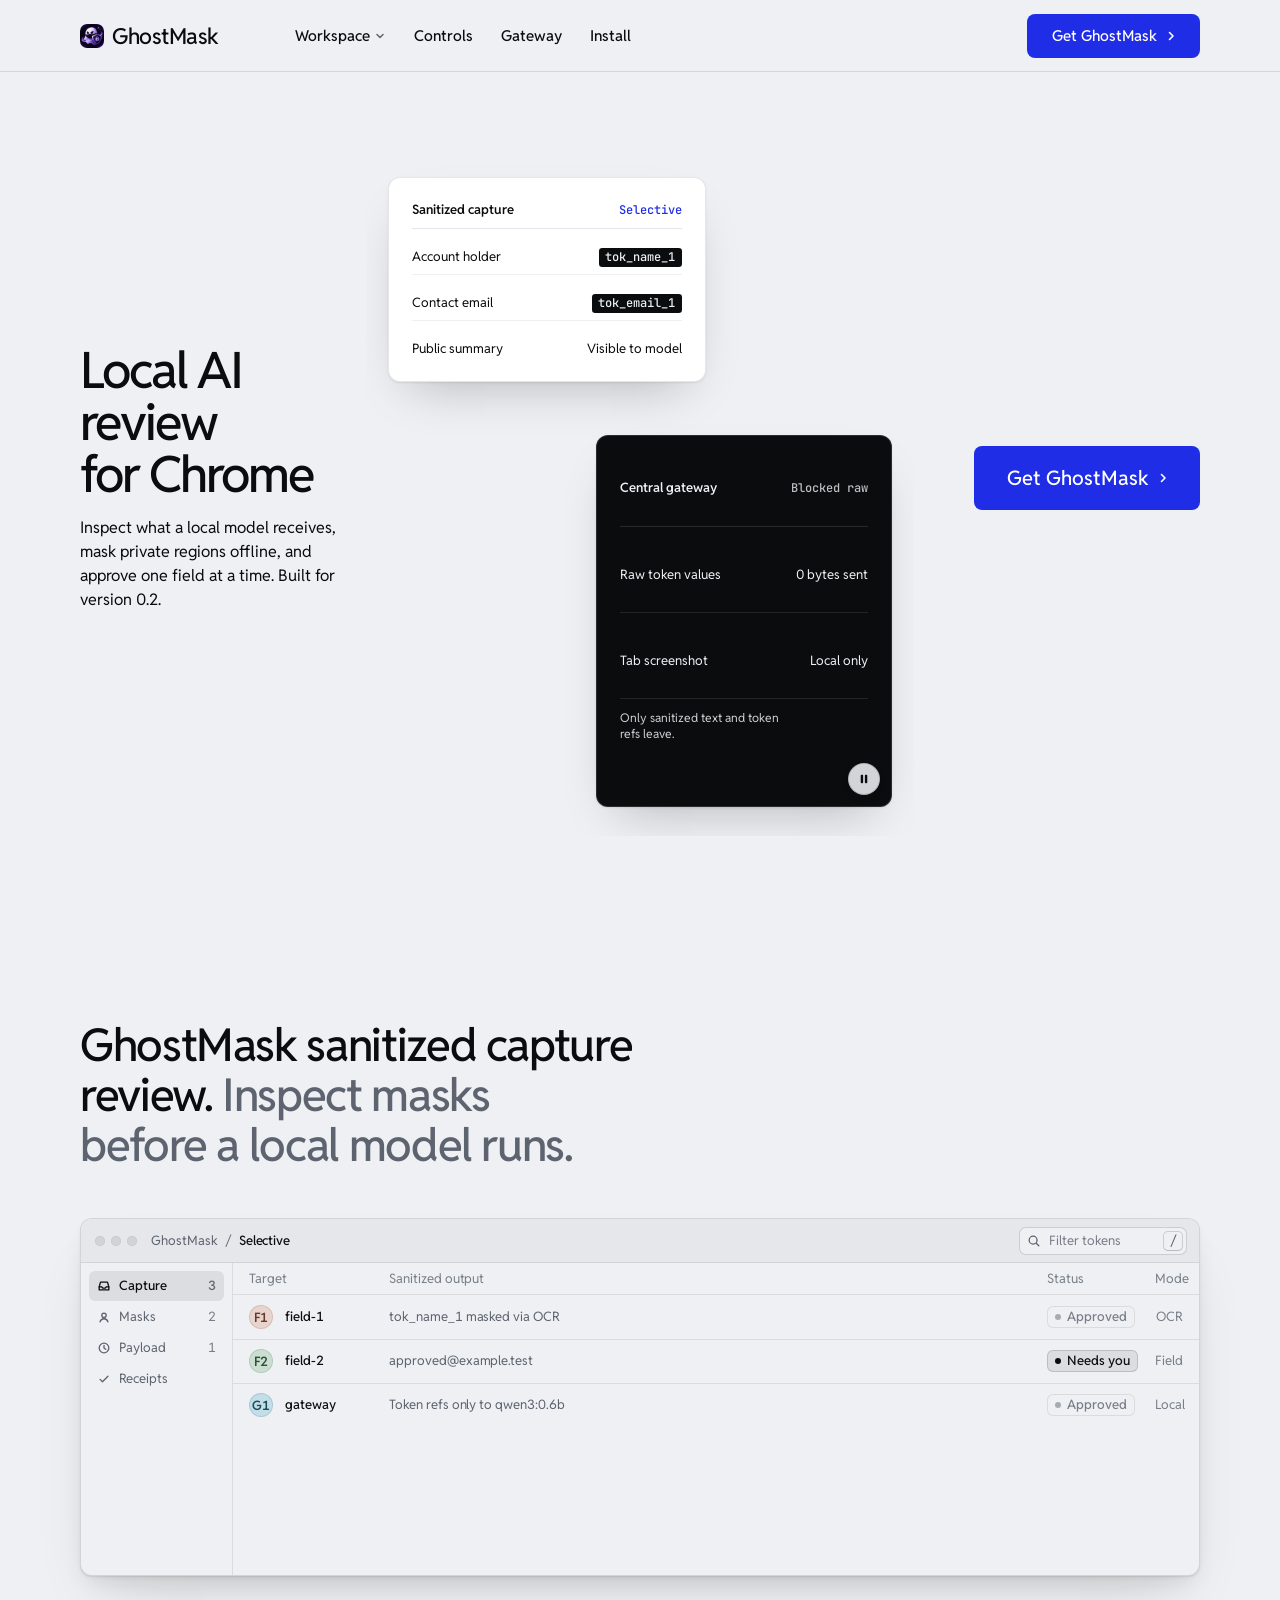
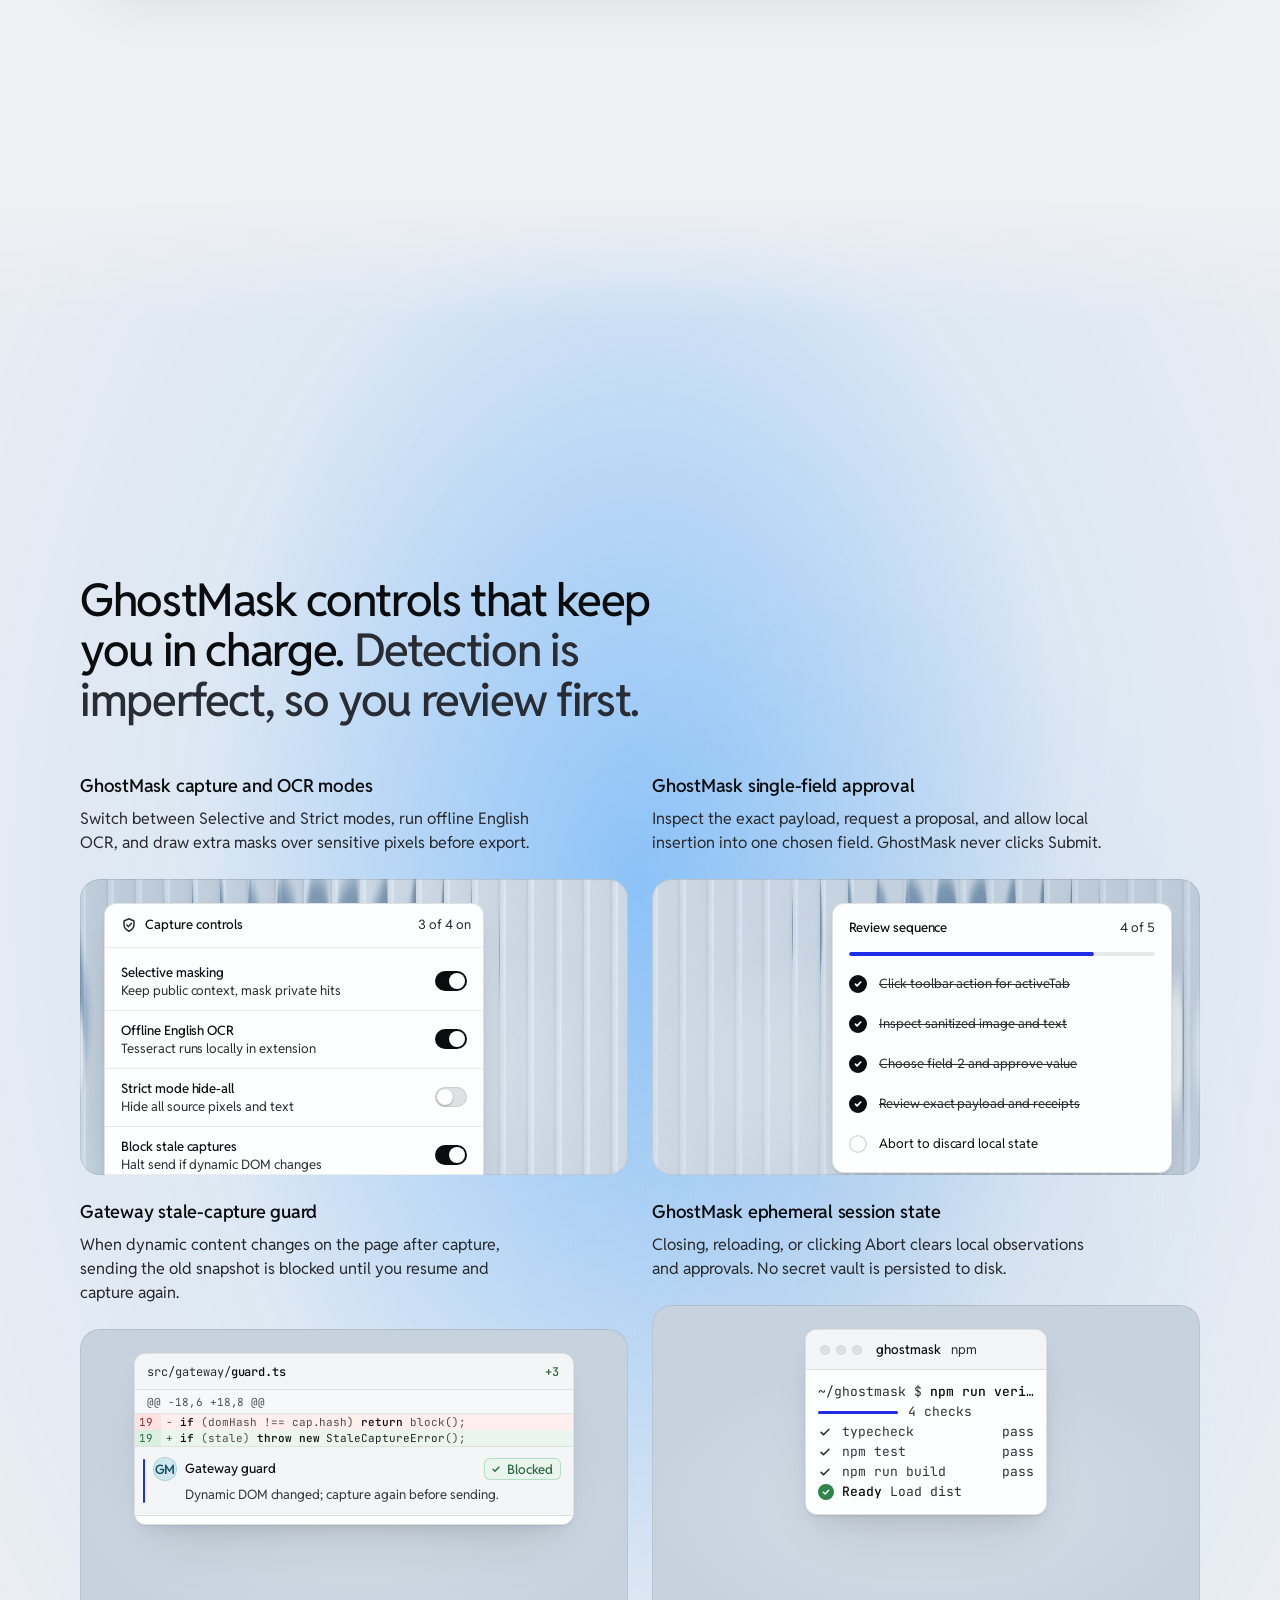
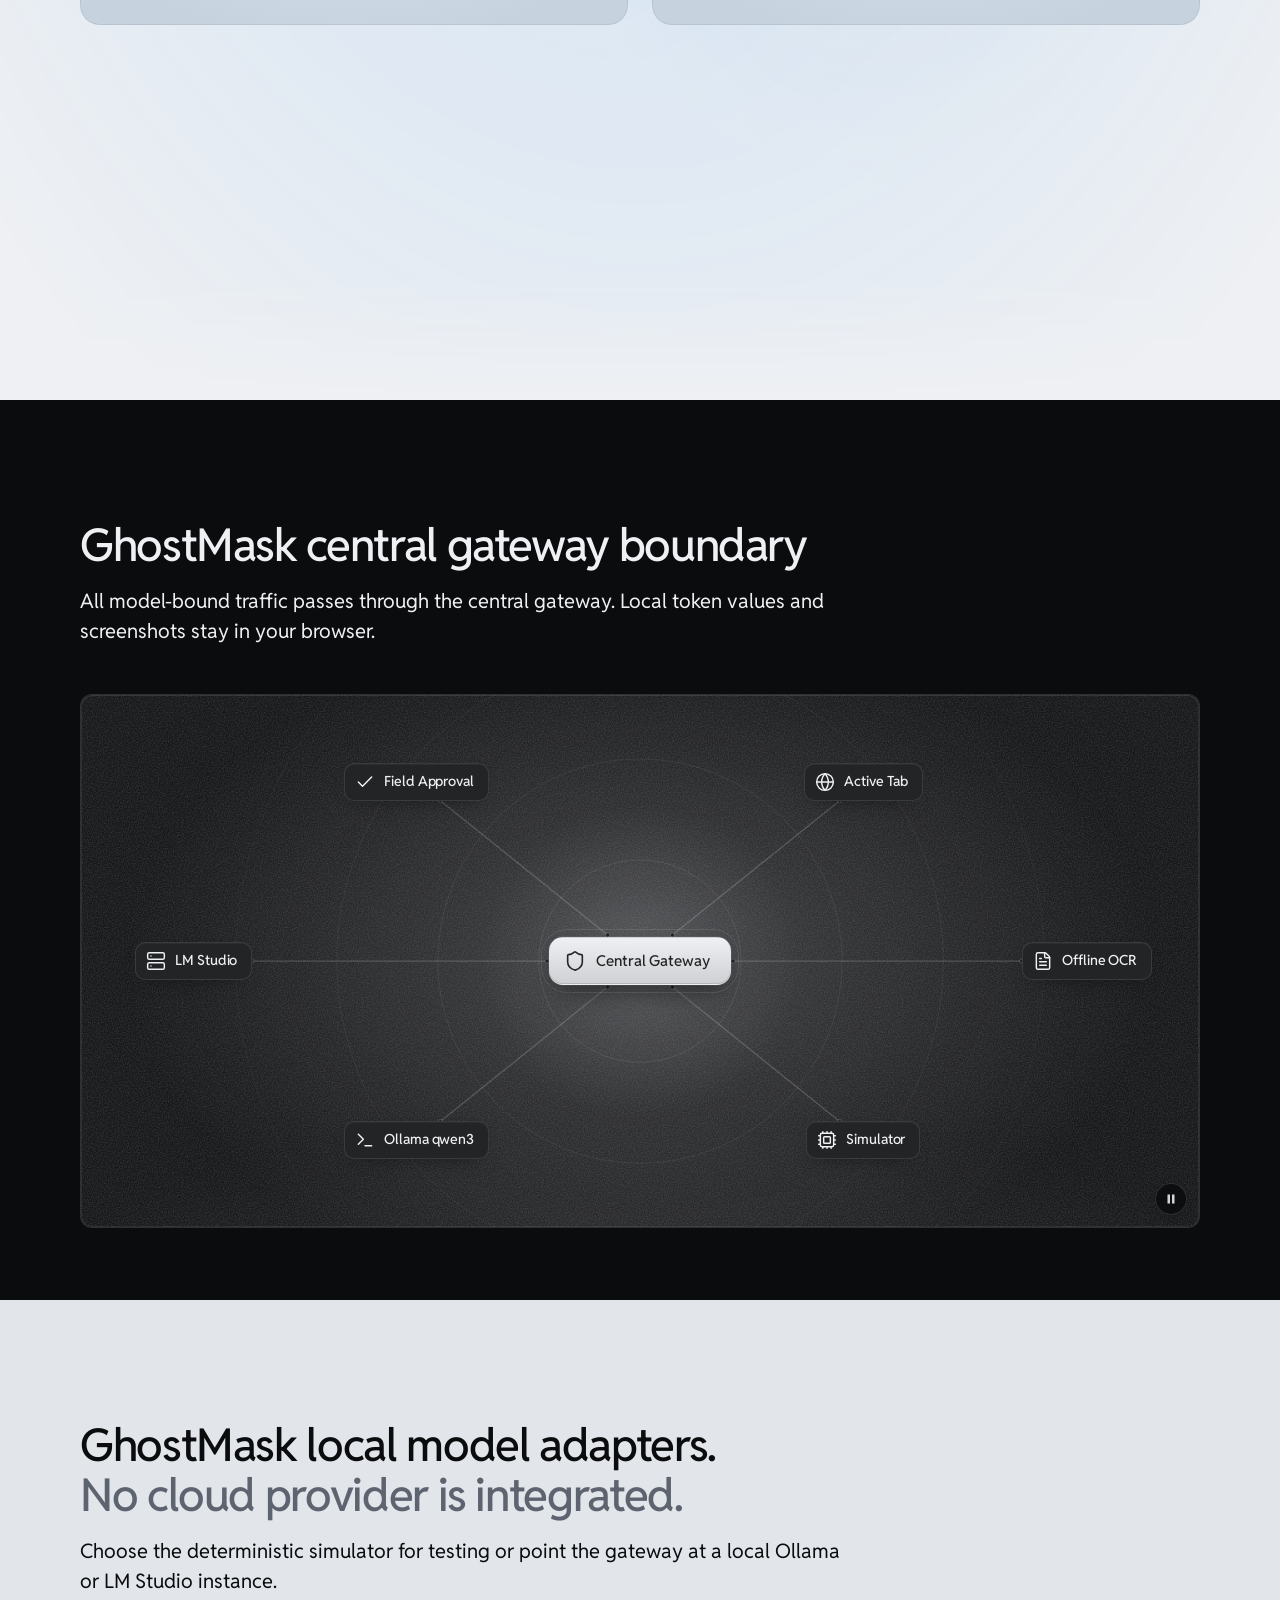
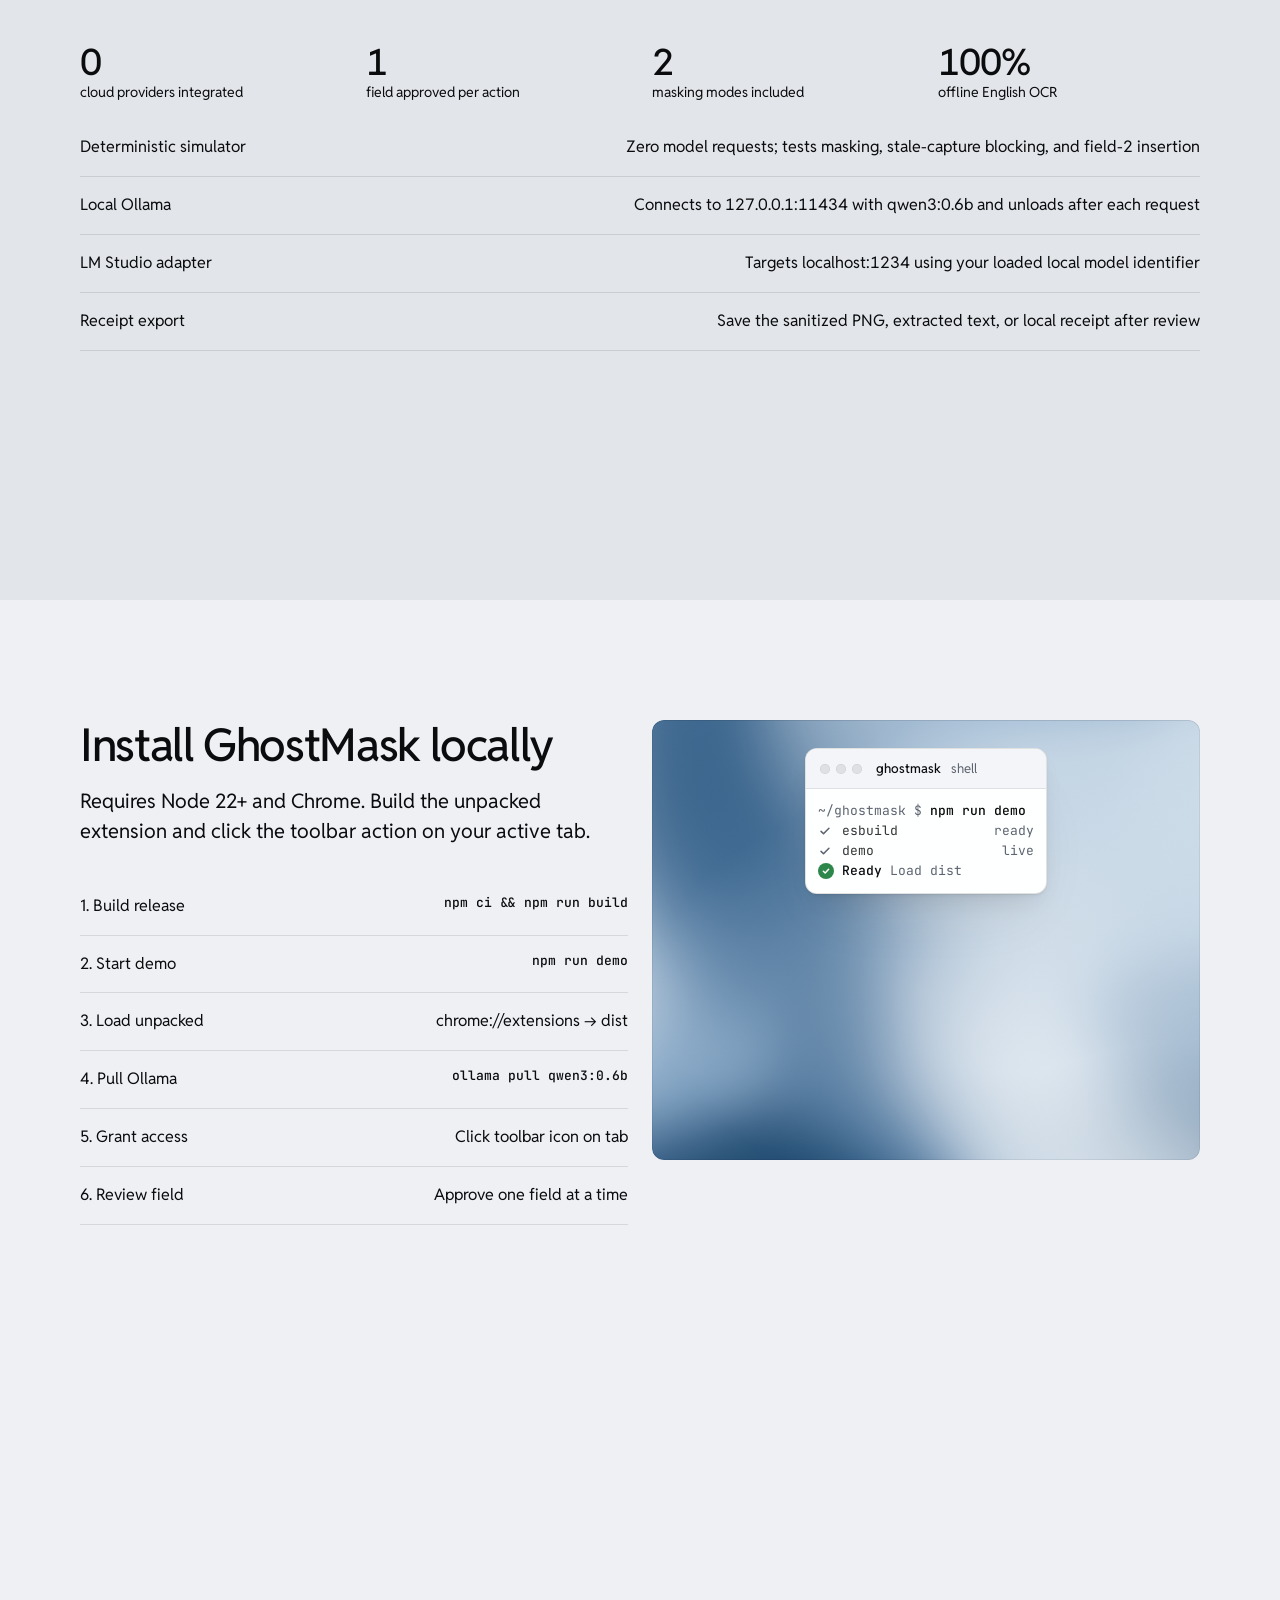
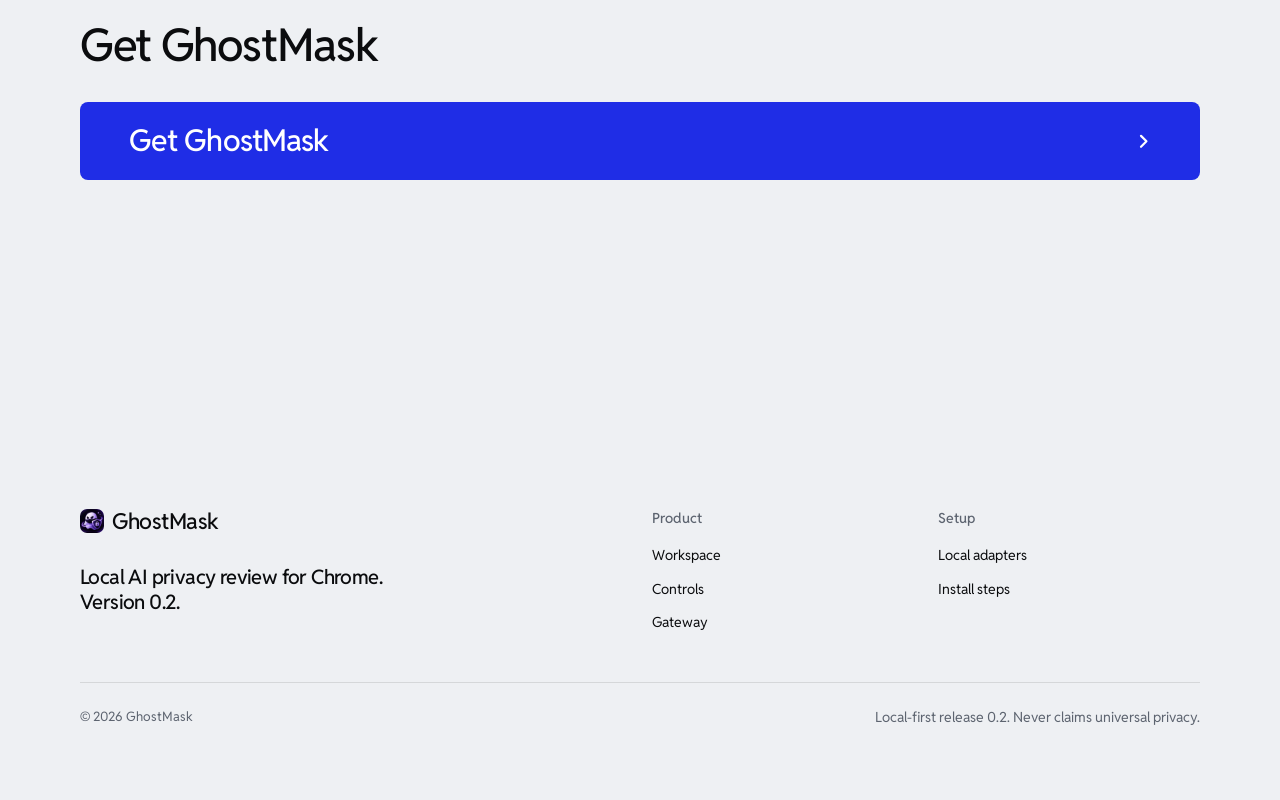
<file: landing/index.html>
<!doctype html>
<html lang="en" data-type="software" data-radius="soft" data-buttons="arrow" data-motion>
<head>
<meta charset="utf-8">
<meta name="viewport" content="width=device-width, initial-scale=1, viewport-fit=cover">
<title>GhostMask: local AI privacy review for Chrome</title>
<meta name="description" content="Inspect what a local model receives, mask private regions offline, and approve one field at a time before anything is inserted.">
<meta property="og:type" content="website">
<meta property="og:title" content="GhostMask: local AI privacy review for Chrome">
<meta property="og:description" content="Inspect what a local model receives, mask private regions offline, and approve one field at a time.">
<meta property="og:image" content="share.jpg">
<meta name="twitter:card" content="summary_large_image">
<link rel="icon" href="logo.png" type="image/png">
<meta name="theme-color" content="#eef0f3">
<!-- <link rel="canonical" href="https://ghostmask.example/"> -->
<meta name="site-kind" content="software">
<meta name="page-type" content="software">
<link rel="preconnect" href="https://fonts.googleapis.com">
<link rel="preconnect" href="https://fonts.gstatic.com" crossorigin>
<link href="https://fonts.googleapis.com/css2?family=Reddit+Sans:wght@400..700&family=JetBrains+Mono:wght@400..500&display=swap" rel="stylesheet">
<link rel="stylesheet" href="assets/system.css">
<link rel="stylesheet" href="assets/ui/cards.css">
<link rel="stylesheet" href="assets/motion/motion.css">
<link rel="stylesheet" href="assets/backgrounds/backgrounds.css">
<link rel="stylesheet" href="assets/layout/layout.css">
<link rel="stylesheet" href="assets/icons/icon.css">
<style>
:root {
  --p-bg: #eef0f3; --p-surface: #e2e5ea; --p-ink: #0b0c0e; --p-muted: #5d6470;
  --p-accent: #1f2de6; --p-accent-ink: #ffffff; --p-action: #1f2de6; --p-action-ink: #ffffff;
  --p-inv-bg: #0b0c0e; --p-inv-surface: #17181a; --p-inv-ink: #eef0f3; --p-inv-muted: #8e8f92;
  --p-inv-accent: #eef0f3; --p-inv-accent-ink: #0b0c0e; --p-inv-action: #eef0f3; --p-inv-action-ink: #0b0c0e;
  --font-display: "Reddit Sans", system-ui, sans-serif;
  --font-text: "Reddit Sans", system-ui, sans-serif;
  --font-mono: "JetBrains Mono", ui-monospace, "SFMono-Regular", Menlo, Consolas, monospace;
  --display-weight: 500;
  --display-tracking: -0.03em;
  --display-tracking-xl: -0.04em;
}
</style>
<link rel="stylesheet" href="assets/ui/base.css">
<link rel="stylesheet" href="assets/ui/window/fragment.css">
<link rel="stylesheet" href="assets/ui/toggles/fragment.css">
<link rel="stylesheet" href="assets/ui/checklist/fragment.css">
<link rel="stylesheet" href="assets/ui/diff-review/fragment.css">
<link rel="stylesheet" href="assets/ui/terminal-run/fragment.css">
<link rel="stylesheet" href="assets/diagrams/diagram.css">
<script>document.documentElement.classList.add('m-enter');setTimeout(()=>document.documentElement.classList.add('m-enter-done'),700)</script>
<script src="assets/backgrounds/backgrounds.js"></script>
<script>document.documentElement.classList.add('mo-js');setTimeout(()=>document.documentElement.classList.add('mo-safe'),2500)</script>
<link rel="modulepreload" href="assets/moments/moments.js">
<link rel="modulepreload" href="assets/moments/lib.js">
<link rel="modulepreload" href="assets/moments/line-carries-colour/moment.js">
<link rel="modulepreload" href="assets/moments/counter-rolls/moment.js">
<style>
  .ly-collage { container-type: inline-size; overflow: hidden; }
  .ly-collage .ly-piece { box-shadow: 0 1px 2px rgb(11 12 14 / .08), 0 22px 48px -22px rgb(11 12 14 / .28); border: 1px solid rgb(11 12 14 / .1); }
  .gm-card { background: #ffffff; color: #0b0c0e; padding: 4.2cqw; display: grid; gap: 2cqw; font: 400 max(13px, 2cqw)/1.4 var(--font-text); }
  .ly-collage .ly-piece.gm-card { background: #ffffff; color: #0b0c0e; }
  .ly-collage .ly-piece.gm-dark { background: #0b0c0e; color: #eef0f3; border-color: rgb(238 240 243 / .14); }
  .gm-card__head { display: flex; align-items: center; justify-content: space-between; gap: 2cqw; border-bottom: 1px solid #e2e5ea; padding-bottom: 1.6cqw; }
  .gm-card__head strong { font-weight: 600; font-size: max(13px, 2.2cqw); }
  .gm-tag { font: 500 max(12px, 1.7cqw)/1.2 var(--font-mono); color: #5d6470; }
  .gm-tag--accent { color: #1f2de6; }
  .gm-row { display: flex; align-items: center; justify-content: space-between; gap: 2cqw; padding: 1.4cqw 0; border-bottom: 1px solid #eef0f3; }
  .gm-row:last-child { border-bottom: 0; padding-bottom: 0; }
  .gm-tok { font: 500 max(12px, 1.8cqw)/1.2 var(--font-mono); background: #0b0c0e; color: #eef0f3; padding: .4cqw 1.2cqw; border-radius: .6cqw; }
  .gm-dark .gm-card__head { border-bottom-color: rgb(238 240 243 / .12); }
  .gm-dark .gm-row { border-bottom-color: rgb(238 240 243 / .1); }
  .gm-dark .gm-tag { color: #eef0f3; opacity: .78; }
  .gm-ocr-box { background: #eef0f3; border-radius: 1.4cqw; padding: 2.6cqw; display: grid; gap: 1.4cqw; font: 400 max(12px, 1.8cqw)/1.45 var(--font-mono); color: #0b0c0e; }
  .gm-ocr-redacted { background: #0b0c0e; color: #eef0f3; padding: .2cqw 1cqw; border-radius: .6cqw; }
  .gm-field-box { border: 1px solid #1f2de6; border-radius: 1.4cqw; padding: 2cqw 2.4cqw; display: flex; align-items: center; justify-content: space-between; font: 500 max(13px, 2cqw)/1.3 var(--font-mono); background: rgb(31 45 230 / .05); }
  .gm-note { color: #eef0f3; opacity: .85; font-size: max(12px, 1.7cqw); padding-right: 8cqw; }

  #workspace .ui-win { width: 100%; max-height: 480px; }
  #features .panel { --p-h: 296px; }
  #architecture .panel { --p-h: 460px; background: var(--surface); border: 1px solid var(--line); }
  #install .panel { --p-h: 440px; }
  #architecture .dg { min-height: 460px; }
  .gm-code { font: 500 13px/1.4 var(--font-mono); color: var(--ink); word-break: break-word; }
  .rows__value { min-width: 0; overflow-wrap: anywhere; }

  @media (min-width: 640px) and (max-width: 1023px) {
    #features { --h: 2; }
    #features .panel { --p-h: 210px; }
    #install .panel { --p-h: 260px; }
    #architecture .panel { --p-h: 360px; }
    #architecture .dg { min-height: 360px; }
  }
  @media (max-width: 639px) {
    .gm-card .gm-row:nth-of-type(n+3) { display: none; }
    .ly-collage .ly-piece:first-child { left: 0 !important; width: 100% !important; }
    .ly-collage .ly-piece:nth-child(2) { left: 52% !important; width: 48% !important; }
    #workspace .ui-win { max-height: 420px; }
    #features { --hm: 2; }
    #features .panel { --p-h: 170px; }
    #install .panel { --p-h: 220px; }
    #features .stage { --fade-h: 40px; }
    #architecture .panel { --p-h: 320px; }
    #architecture .dg { min-height: 320px; }
    #facts [data-moment="counter-rolls"] { grid-template-columns: repeat(2, minmax(0, 1fr)); }
    #facts .rows li { padding-block: var(--s-2); }
    .ui-term__n, .ui-term__count, .ui-term__cwd { display: none; }
  }
</style>
</head>
<body>
<!-- type: software
     deal: hero triptych, nav nav-mega, close close-type, footer footer-columns, rhythm surface-pairs, buttons arrow, mark wordmark, grounds bg-halo (features)
     moments: line-carries-colour (#architecture), counter-rolls (#facts) -->

<header class="nav">
  <div class="wrap nav__bar">
    <a class="skip-link" href="#top">Skip to content</a>
    <a class="nav__logo" href="#top"><img src="logo.png" alt="" width="28" height="28" style="border-radius: 7px;">GhostMask</a>
    <nav class="nav__links" aria-label="Main">
      <div class="nav__item">
        <a class="nav__link" href="#workspace">Workspace <svg class="chev" viewBox="0 0 12 12" aria-hidden="true"><path d="M3 4.5l3 3 3-3" fill="none" stroke="currentColor" stroke-width="1.5" stroke-linecap="round" stroke-linejoin="round"/></svg></a>
        <div class="nav__menu">
          <div class="wrap grid">
            <div class="menu-col span-3">
              <p class="t-label">Inspection</p>
              <a href="#workspace">Sanitized capture<span>Review text and masks first</span></a>
              <a href="#features">Selective and strict<span>Mask regions or hide all</span></a>
              <a href="#features">Offline English OCR<span>Runs locally with Tesseract</span></a>
            </div>
            <div class="menu-col span-3">
              <p class="t-label">Gateway</p>
              <a href="#architecture">Central gateway<span>Only tokens cross to models</span></a>
              <a href="#facts">Local adapters<span>Simulator, Ollama, LM Studio</span></a>
            </div>
            <a class="menu-card span-3 start-10" href="#install">
              <div class="panel">
                <div class="stage stage--fade-br">
                  <div class="at-corner" style="--ax: 24px; --ay: 24px;">
                    <div class="gm-card" style="width: 240px; padding: 14px; border-radius: 10px;">
                      <div class="gm-card__head"><strong>Version 0.2</strong><span class="gm-tag gm-tag--accent">Local</span></div>
                      <div class="gm-row"><span>Mode</span><span class="gm-tok">Selective</span></div>
                      <div class="gm-row"><span>Submit</span><span>Manual only</span></div>
                    </div>
                  </div>
                </div>
              </div>
              <span class="t-card">Release 0.2</span>
              <span class="t-small muted">Offline OCR and field approval</span>
            </a>
          </div>
        </div>
      </div>
      <div class="nav__item"><a class="nav__link" href="#features">Controls</a></div>
      <div class="nav__item"><a class="nav__link" href="#architecture">Gateway</a></div>
      <div class="nav__item"><a class="nav__link" href="#install">Install</a></div>
    </nav>
    <div class="nav__actions">
      <a class="btn btn--primary" href="#install">Get GhostMask<svg class="m-arrow" viewBox="0 0 12 12" aria-hidden="true"><path class="m-arrow__stem" d="M1 6h8"/><path class="m-arrow__head" d="M4.5 2.5 8 6l-3.5 3.5"/></svg></a>
    </div>
    <button class="nav__toggle" type="button" aria-expanded="false" aria-label="Menu">
      <svg width="18" height="18" viewBox="0 0 18 18" aria-hidden="true"><path d="M2 5h14M2 13h14" stroke="currentColor" stroke-width="1.6" stroke-linecap="round"/></svg>
    </button>
  </div>
</header>

<main id="top">
  <section class="hero hero--triptych" data-enter aria-labelledby="hero-h">
    <div class="wrap"><div class="hero-text grid hero__grid">
      <div class="span-3">
        <h1 id="hero-h">Local AI review for Chrome</h1>
        <p class="hero__lead">Inspect what a local model receives, mask private regions offline, and approve one field at a time. Built for version 0.2.</p>
      </div>
      <div class="ly-collage span-6 start-4" role="img" aria-label="GhostMask selective masking, offline OCR redaction, and single-field approval views">
        <div class="ly-collage__set is-on">
          <div class="ly-piece gm-card" style="left: 4%; top: 8%; width: 58%;">
            <div class="gm-card__head"><strong>Sanitized capture</strong><span class="gm-tag gm-tag--accent">Selective</span></div>
            <div class="gm-row"><span>Account holder</span><span class="gm-tok">tok_name_1</span></div>
            <div class="gm-row"><span>Contact email</span><span class="gm-tok">tok_email_1</span></div>
            <div class="gm-row"><span>Public summary</span><span>Visible to model</span></div>
          </div>
          <div class="ly-piece gm-card gm-dark" style="left: 42%; top: 44%; width: 54%; height: 52%;">
            <div class="gm-card__head"><strong>Central gateway</strong><span class="gm-tag">Blocked raw</span></div>
            <div class="gm-row"><span>Raw token values</span><span>0 bytes sent</span></div>
            <div class="gm-row"><span>Tab screenshot</span><span>Local only</span></div>
            <p class="gm-note">Only sanitized text and token refs leave.</p>
          </div>
        </div>
        <div class="ly-collage__set" aria-hidden="true">
          <div class="ly-piece gm-card" style="left: 6%; top: 8%; width: 62%;">
            <div class="gm-card__head"><strong>Offline English OCR</strong><span class="gm-tag">tesseract.js</span></div>
            <div class="gm-ocr-box">
              <span>Invoice #408 for <span class="gm-ocr-redacted">tok_region_1</span></span>
              <span>Reply to <span class="gm-ocr-redacted">tok_email_1</span> before Friday</span>
            </div>
          </div>
          <div class="ly-piece gm-card gm-dark" style="left: 40%; top: 48%; width: 56%; height: 48%;">
            <div class="gm-card__head"><strong>Strict mode</strong><span class="gm-tag">Hide all</span></div>
            <div class="gm-row"><span>Source pixels</span><span>Hidden</span></div>
            <div class="gm-row"><span>Source text</span><span>Hidden</span></div>
            <p class="gm-note">Expand original locally for comparison.</p>
          </div>
        </div>
        <div class="ly-collage__set" aria-hidden="true">
          <div class="ly-piece gm-card" style="left: 4%; top: 10%; width: 60%;">
            <div class="gm-card__head"><strong>Field approval</strong><span class="gm-tag gm-tag--accent">1 field</span></div>
            <div class="gm-field-box"><span>field-2</span><span>approved@example.test</span></div>
            <div class="gm-row"><span>Auto-submit</span><span>Disabled</span></div>
          </div>
          <div class="ly-piece gm-card gm-dark" style="left: 44%; top: 48%; width: 52%; height: 48%;">
            <div class="gm-card__head"><strong>Stale guard</strong><span class="gm-tag">DOM hash</span></div>
            <div class="gm-row"><span>Page changed</span><span>Send blocked</span></div>
            <p class="gm-note">Resume and capture again to continue.</p>
          </div>
        </div>
      </div>
      <div class="span-3 start-10 hero__cta">
        <a class="btn btn--primary" href="#install">Get GhostMask<svg class="m-arrow" viewBox="0 0 12 12" aria-hidden="true"><path class="m-arrow__stem" d="M1 6h8"/><path class="m-arrow__head" d="M4.5 2.5 8 6l-3.5 3.5"/></svg></a>
      </div>
    </div></div>
  </section>

  <section class="section" id="workspace" style="--h: 1" aria-labelledby="workspace-h">
    <div class="wrap">
      <div class="section-head">
        <h2 id="workspace-h">GhostMask sanitized capture review. <span class="muted">Inspect masks before a local model runs.</span></h2>
      </div>
      <div class="ui ui-panel ui-win" data-ui="window" data-open="Captured" data-work="Masking" data-done="Approved">
          <div class="ui-win__bar">
            <span class="ui-dots" aria-hidden="true"><i></i><i></i><i></i></span>
            <span class="ui-win__crumb">GhostMask <i>/</i> <b>Selective</b></span>
            <span class="ui-spacer"></span>
            <span class="ui-win__search" aria-hidden="true"><svg class="ui-icon" viewBox="0 0 16 16"><circle cx="7" cy="7" r="4.5"/><path d="m10.5 10.5 3 3"/></svg><span class="ui-win__ph">Filter tokens</span><span class="ui-kbd">/</span></span>
          </div>
          <div class="ui-win__body">
            <nav class="ui-win__side" aria-hidden="true">
              <span class="ui-win__nav is-on"><svg class="ui-icon" viewBox="0 0 16 16"><path d="M2.5 9h3l1 1.5h3l1-1.5h3"/><path d="M2.5 9 4 3.5h8L13.5 9v3.5h-11z"/></svg>Capture<em>3</em></span>
              <span class="ui-win__nav"><svg class="ui-icon" viewBox="0 0 16 16"><circle cx="8" cy="6" r="2.5"/><path d="M3.5 13.5c.6-2.3 2.4-3.5 4.5-3.5s3.9 1.2 4.5 3.5"/></svg>Masks<em>2</em></span>
              <span class="ui-win__nav"><svg class="ui-icon" viewBox="0 0 16 16"><circle cx="8" cy="8" r="5.5"/><path d="M8 5v3l2 1.5"/></svg>Payload<em>1</em></span>
              <span class="ui-win__nav"><svg class="ui-icon" viewBox="0 0 16 16"><path d="m3.5 8.4 2.8 2.8 6.2-6.4"/></svg>Receipts</span>
            </nav>
            <div class="ui-win__main">
              <div class="ui-win__cols" aria-hidden="true"><span>Target</span><span>Sanitized output</span><span>Status</span><span>Mode</span></div>
              <ul class="ui-win__rows">
                <li class="ui-win__row" data-row><span class="ui-avatar" data-tone="1">F1</span><span class="ui-win__who">field-1</span><span class="ui-win__sub">tok_name_1 masked via OCR</span><span class="ui-win__st" data-st>Captured</span><span class="ui-win__age">OCR</span></li>
                <li class="ui-win__row" data-row><span class="ui-avatar" data-tone="3">F2</span><span class="ui-win__who">field-2</span><span class="ui-win__sub">approved@example.test</span><span class="ui-win__st is-you" data-st>Needs you</span><span class="ui-win__age">Field</span></li>
                <li class="ui-win__row" data-row><span class="ui-avatar" data-tone="4">G1</span><span class="ui-win__who">gateway</span><span class="ui-win__sub">Token refs only to qwen3:0.6b</span><span class="ui-win__st is-done" data-st>Approved</span><span class="ui-win__age">Local</span></li>
              </ul>
            </div>
          </div>
        </div>
    </div>
  </section>

  <section class="section ground-surface bg-halo" id="features" style="--h: 2" aria-labelledby="features-h">
    <div class="wrap">
      <div class="section-head">
        <h2 id="features-h">GhostMask controls that keep you in charge. <span class="muted">Detection is imperfect, so you review first.</span></h2>
      </div>
      <div class="grid">
        <article class="card card--open m-nolift span-6">
          <h3>GhostMask capture and OCR modes</h3>
          <p>Switch between Selective and Strict modes, run offline English OCR, and draw extra masks over sensitive pixels before export.</p>
          <div class="panel" data-fx="fluted-glass" data-fx-seed="11">
            <div class="stage">
              <div class="at-corner" style="--ax: 24px; --ay: 24px; width: 380px;">
                <div class="ui ui-panel ui-toggles" data-ui="toggles">
                  <div class="ui-head">
                    <svg class="ui-icon ui-toggles__ico" viewBox="0 0 16 16" aria-hidden="true"><path d="M8 1.8 13 4v3.6c0 3-2.1 5.4-5 6.6-2.9-1.2-5-3.6-5-6.6V4z"/><path d="m5.8 8 1.6 1.6 3-3.2"/></svg>
                    <div class="ui-title">Capture controls</div>
                    <span class="ui-spacer"></span>
                    <div class="ui-meta" data-tg-count>3 of 4 on</div>
                  </div>
                  <ul class="ui-toggles__list">
                    <li class="ui-tg"><span class="ui-tg__text"><span class="ui-tg__label">Selective masking</span><span class="ui-tg__sub">Keep public context, mask private hits</span></span><button class="ui-switch is-on" type="button" role="switch" aria-checked="true" aria-label="Selective masking"><i></i></button></li>
                    <li class="ui-tg"><span class="ui-tg__text"><span class="ui-tg__label">Offline English OCR</span><span class="ui-tg__sub">Tesseract runs locally in extension</span></span><button class="ui-switch is-on" type="button" role="switch" aria-checked="true" aria-label="Offline English OCR"><i></i></button></li>
                    <li class="ui-tg"><span class="ui-tg__text"><span class="ui-tg__label">Strict mode hide-all</span><span class="ui-tg__sub">Hide all source pixels and text</span></span><button class="ui-switch" type="button" role="switch" aria-checked="false" aria-label="Strict mode hide-all"><i></i></button></li>
                    <li class="ui-tg"><span class="ui-tg__text"><span class="ui-tg__label">Block stale captures</span><span class="ui-tg__sub">Halt send if dynamic DOM changes</span></span><button class="ui-switch is-on" type="button" role="switch" aria-checked="true" aria-label="Block stale captures"><i></i></button></li>
                  </ul>
                </div>
              </div>
            </div>
          </div>
        </article>

        <article class="card card--open m-nolift span-6">
          <h3>GhostMask single-field approval</h3>
          <p>Inspect the exact payload, request a proposal, and allow local insertion into one chosen field. GhostMask never clicks Submit.</p>
          <div class="panel" data-fx="fluted-glass" data-fx-seed="22">
            <div class="stage">
              <div class="at-right" style="--ax: 28px; --ay: 24px; width: 340px;">
                <div class="ui ui-panel ui-checks" data-ui="checklist">
                  <div class="ui-checks__head">
                    <div class="ui-title">Review sequence</div>
                    <span class="ui-spacer"></span>
                    <div class="ui-meta" data-checks-count>4 of 5</div>
                  </div>
                  <div class="ui-checks__bar"><i data-checks-bar style="--k:0.8"></i></div>
                  <ul class="ui-checks__list">
                    <li class="ui-check is-done"><span class="ui-check__box"><svg viewBox="0 0 16 16"><path d="m4.5 8.2 2.3 2.3 4.7-5"/></svg></span><span class="ui-check__label">Click toolbar action for activeTab</span></li>
                    <li class="ui-check is-done"><span class="ui-check__box"><svg viewBox="0 0 16 16"><path d="m4.5 8.2 2.3 2.3 4.7-5"/></svg></span><span class="ui-check__label">Inspect sanitized image and text</span></li>
                    <li class="ui-check is-done"><span class="ui-check__box"><svg viewBox="0 0 16 16"><path d="m4.5 8.2 2.3 2.3 4.7-5"/></svg></span><span class="ui-check__label">Choose field-2 and approve value</span></li>
                    <li class="ui-check is-done"><span class="ui-check__box"><svg viewBox="0 0 16 16"><path d="m4.5 8.2 2.3 2.3 4.7-5"/></svg></span><span class="ui-check__label">Review exact payload and receipts</span></li>
                    <li class="ui-check"><span class="ui-check__box"><svg viewBox="0 0 16 16"><path d="m4.5 8.2 2.3 2.3 4.7-5"/></svg></span><span class="ui-check__label">Abort to discard local state</span></li>
                  </ul>
                </div>
              </div>
            </div>
          </div>
        </article>

        <article class="card card--open m-nolift span-6">
          <h3>Gateway stale-capture guard</h3>
          <p>When dynamic content changes on the page after capture, sending the old snapshot is blocked until you resume and capture again.</p>
          <div class="panel" data-fx="fluted-glass" data-fx-seed="33">
            <div class="stage stage--fade-b">
              <div class="at-corner fit" style="--fit-max: 440px; --ax: 28px; --ay: 24px;">
                <div class="ui ui-panel ui-diff" data-ui="diff-review">
                  <div class="ui-diff__head">
                    <svg class="ui-icon ui-diff__fold" viewBox="0 0 16 16" aria-hidden="true"><path d="m4.5 6.25 3.5 3.5 3.5-3.5"/></svg>
                    <span class="ui-diff__repo">ghostmask</span><i class="ui-diff__slash" aria-hidden="true">/</i>
                    <span class="ui-diff__path"><span class="ui-diff__dir">src/gateway/</span><b>guard.ts</b></span>
                    <span class="ui-spacer"></span>
                    <span class="ui-diff__stat"><b class="is-add"><span class="ui-diff__was">+2</span><span class="ui-diff__now">+3</span></b></span>
                  </div>
                  <div class="ui-diff__hunk"><span>@@ -18,6 +18,8 @@</span> <em class="ui-diff__sig">function sendToGateway(cap) {</em></div>
                  <div class="ui-diff__lines">
                    <div class="ui-diff__ln is-target" data-diff-target><i>19</i><i>19</i><span class="ui-diff__code" data-i="1"><span class="ui-diff__ind">  </span><span class="k">if</span> (domHash !== cap.hash) <span class="k">return</span> block();</span></div>
                    <div class="ui-diff__sug" data-diff-sug><div class="ui-diff__ln is-add"><i></i><i>19</i><span class="ui-diff__code" data-i="1"><span class="ui-diff__ind">  </span><span class="k">if</span> (stale) <span class="k">throw new</span> <span class="f">StaleCaptureError</span>();</span></div></div>
                    <div class="ui-diff__thread">
                      <div class="ui-diff__by">
                        <span class="ui-avatar" data-tone="4">GM</span>
                        <span class="ui-diff__name">Gateway guard</span>
                        <span class="ui-spacer"></span>
                        <span class="ui-diff__act" data-diff-act>
                          <button class="ui-btn ui-btn--sm ui-diff__apply" type="button" tabindex="-1" data-diff-apply><span class="ui-diff__lbl">Block stale</span><i class="ui-diff__spin" aria-hidden="true"></i></button>
                          <span class="ui-chip ui-diff__done"><svg viewBox="0 0 16 16" aria-hidden="true"><path d="m4 8.4 2.6 2.6L12 5.4" fill="none" stroke="currentColor" stroke-width="1.8" stroke-linecap="round" stroke-linejoin="round"/></svg>Blocked</span>
                        </span>
                      </div>
                      <div class="ui-diff__msg">Dynamic DOM changed; capture again before sending.</div>
                    </div>
                  </div>
                </div>
              </div>
            </div>
          </div>
        </article>

        <article class="card card--open m-nolift span-6">
          <h3>GhostMask ephemeral session state</h3>
          <p>Closing, reloading, or clicking Abort clears local observations and approvals. No secret vault is persisted to disk.</p>
          <div class="panel" data-fx="fluted-glass" data-fx-seed="44">
            <div class="stage">
              <div class="at-rise fit" style="--fit-max: 400px; --ay: 24px; left: 50%; transform: translateX(-50%);">
                <div class="ui ui-panel ui-term" data-ui="terminal-run">
                  <div class="ui-term__head">
                    <span class="ui-dots" aria-hidden="true"><i></i><i></i><i></i></span>
                    <span class="ui-term__title">ghostmask</span>
                    <span class="ui-meta">npm</span>
                    <span class="ui-spacer"></span>
                    <span class="ui-chip ui-chip--plain ui-term__branch">v0.2.0</span>
                  </div>
                  <div class="ui-term__screen" data-term-screen>
                    <div class="ui-term__track" data-term-track>
                      <div class="ui-term__ln ui-term__cmd"><span class="ui-term__cwd">~/ghostmask</span><span class="ui-term__sig">$</span><span class="ui-term__typed" data-term-cmd>npm run verify</span></div>
                      <div class="ui-term__ln ui-term__meter" data-term-out data-term-meter><span class="ui-term__bar" style="--p:1"><i></i></span><span class="ui-term__count" data-term-count>4 checks</span></div>
                      <div class="ui-term__ln ui-term__log" data-term-out data-term-step><svg class="ui-term__tick" viewBox="0 0 16 16" aria-hidden="true"><path d="m3.5 8.4 2.8 2.8 6.2-6.4"/></svg><span class="ui-term__path">typecheck</span><span class="ui-term__n">tsc</span><span class="ui-term__t">pass</span></div>
                      <div class="ui-term__ln ui-term__log" data-term-out data-term-step><svg class="ui-term__tick" viewBox="0 0 16 16" aria-hidden="true"><path d="m3.5 8.4 2.8 2.8 6.2-6.4"/></svg><span class="ui-term__path">npm test</span><span class="ui-term__n">unit</span><span class="ui-term__t">pass</span></div>
                      <div class="ui-term__ln ui-term__log" data-term-out data-term-step><svg class="ui-term__tick" viewBox="0 0 16 16" aria-hidden="true"><path d="m3.5 8.4 2.8 2.8 6.2-6.4"/></svg><span class="ui-term__path">npm run build</span><span class="ui-term__n">dist</span><span class="ui-term__t">pass</span></div>
                      <div class="ui-term__ln ui-term__done" data-term-out data-term-done><span class="ui-term__ok"><svg viewBox="0 0 16 16" aria-hidden="true"><path d="m4.5 8.3 2.4 2.4 4.6-5"/></svg></span><b>Ready</b><span class="ui-term__dim">Load dist</span></div>
                    </div>
                  </div>
                </div>
              </div>
            </div>
          </div>
        </article>
      </div>
    </div>
  </section>

  <section class="section ground-inverse" id="architecture" style="--h: 1" data-moment="line-carries-colour" data-moment-opts='{"from":"surface"}' aria-labelledby="arch-h">
    <div class="wrap">
      <div class="section-head">
        <h2 id="arch-h">GhostMask central gateway boundary</h2>
        <p class="measure">All model-bound traffic passes through the central gateway. Local token values and screenshots stay in your browser.</p>
      </div>
      <div class="panel">
        <div class="dg" data-icon-base="assets/icons/" data-diagram='{
          "layout": "hub",
          "size": "band",
          "alt": "Active tab capture passes through offline OCR into the central gateway before reaching Simulator, Ollama, or LM Studio.",
          "center": { "label": "Central Gateway", "icon": "ui:shield" },
          "spokes": [
            { "label": "Active Tab", "icon": "ui:globe" },
            { "label": "Offline OCR", "icon": "ui:file-text" },
            { "label": "Simulator", "icon": "ui:cpu" },
            { "label": "Ollama qwen3", "icon": "ui:terminal" },
            { "label": "LM Studio", "icon": "ui:server" },
            { "label": "Field Approval", "icon": "ui:check" }
          ]
        }'></div>
      </div>
    </div>
  </section>

  <section class="section ground-surface" id="facts" style="--h: 1" aria-labelledby="facts-h">
    <div class="wrap">
      <div class="section-head">
        <h2 id="facts-h">GhostMask local model adapters. <span class="muted">No cloud provider is integrated.</span></h2>
        <p class="measure">Choose the deterministic simulator for testing or point the gateway at a local Ollama or LM Studio instance.</p>
      </div>
      <div class="grid" data-moment="counter-rolls">
        <div class="span-3"><p class="t-stat">0</p><p class="t-small">cloud providers integrated</p></div>
        <div class="span-3"><p class="t-stat">1</p><p class="t-small">field approved per action</p></div>
        <div class="span-3"><p class="t-stat">2</p><p class="t-small">masking modes included</p></div>
        <div class="span-3"><p class="t-stat">100%</p><p class="t-small">offline English OCR</p></div>
      </div>
      <ul class="rows" style="margin-top: var(--s-6);">
        <li><span class="rows__key">Deterministic simulator</span><span class="rows__value">Zero model requests; tests masking, stale-capture blocking, and field-2 insertion</span></li>
        <li><span class="rows__key">Local Ollama</span><span class="rows__value">Connects to 127.0.0.1:11434 with qwen3:0.6b and unloads after each request</span></li>
        <li><span class="rows__key">LM Studio adapter</span><span class="rows__value">Targets localhost:1234 using your loaded local model identifier</span></li>
        <li><span class="rows__key">Receipt export</span><span class="rows__value">Save the sanitized PNG, extracted text, or local receipt after review</span></li>
      </ul>
    </div>
  </section>

  <section class="section" id="install" style="--h: 1" aria-labelledby="install-h">
    <div class="wrap">
      <div class="grid">
        <div class="span-6">
          <div class="section-head">
            <h2 id="install-h">Install GhostMask locally</h2>
            <p class="measure">Requires Node 22+ and Chrome. Build the unpacked extension and click the toolbar action on your active tab.</p>
          </div>
          <ul class="rows">
            <li><span class="rows__key">1. Build release</span><span class="rows__value gm-code">npm ci &amp;&amp; npm run build</span></li>
            <li><span class="rows__key">2. Start demo</span><span class="rows__value gm-code">npm run demo</span></li>
            <li><span class="rows__key">3. Load unpacked</span><span class="rows__value">chrome://extensions &rarr; dist</span></li>
            <li><span class="rows__key">4. Pull Ollama</span><span class="rows__value gm-code">ollama pull qwen3:0.6b</span></li>
            <li><span class="rows__key">5. Grant access</span><span class="rows__value">Click toolbar icon on tab</span></li>
            <li><span class="rows__key">6. Review field</span><span class="rows__value">Approve one field at a time</span></li>
          </ul>
        </div>
        <div class="span-6 start-7">
          <div class="panel" data-fx="gradient-mesh" data-fx-seed="55">
            <div class="stage">
              <div class="at-rise fit" style="--fit-max: 440px; --ay: 28px; left: 50%; transform: translateX(-50%);">
                <div class="ui ui-panel ui-term" data-ui="terminal-run">
                  <div class="ui-term__head">
                    <span class="ui-dots" aria-hidden="true"><i></i><i></i><i></i></span>
                    <span class="ui-term__title">ghostmask</span>
                    <span class="ui-meta">shell</span>
                    <span class="ui-spacer"></span>
                    <span class="ui-chip ui-chip--plain ui-term__branch">main</span>
                  </div>
                  <div class="ui-term__screen" data-term-screen>
                    <div class="ui-term__track" data-term-track>
                      <div class="ui-term__ln ui-term__cmd"><span class="ui-term__cwd">~/ghostmask</span><span class="ui-term__sig">$</span><span class="ui-term__typed" data-term-cmd>npm run demo</span></div>
                      <div class="ui-term__ln ui-term__log" data-term-out data-term-step><svg class="ui-term__tick" viewBox="0 0 16 16" aria-hidden="true"><path d="m3.5 8.4 2.8 2.8 6.2-6.4"/></svg><span class="ui-term__path">esbuild</span><span class="ui-term__n">dist/</span><span class="ui-term__t">ready</span></div>
                      <div class="ui-term__ln ui-term__log" data-term-out data-term-step><svg class="ui-term__tick" viewBox="0 0 16 16" aria-hidden="true"><path d="m3.5 8.4 2.8 2.8 6.2-6.4"/></svg><span class="ui-term__path">demo</span><span class="ui-term__n">:4173</span><span class="ui-term__t">live</span></div>
                      <div class="ui-term__ln ui-term__done" data-term-out data-term-done><span class="ui-term__ok"><svg viewBox="0 0 16 16" aria-hidden="true"><path d="m4.5 8.3 2.4 2.4 4.6-5"/></svg></span><b>Ready</b><span class="ui-term__dim">Load dist</span></div>
                    </div>
                  </div>
                </div>
              </div>
            </div>
          </div>
        </div>
      </div>
    </div>
  </section>
</main>

<footer class="footer closing" id="contact" aria-labelledby="close-h">
  <div class="wrap">
    <div class="closing__cta close--type">
      <div class="section-head"><h2 id="close-h">Get GhostMask</h2></div>
      <a class="btn btn--primary btn--xl btn--wide" href="#install">Get GhostMask<svg class="m-arrow" viewBox="0 0 12 12" aria-hidden="true"><path class="m-arrow__stem" d="M1 6h8"/><path class="m-arrow__head" d="M4.5 2.5 8 6l-3.5 3.5"/></svg></a>
    </div>
    <div class="closing__links">
      <div class="grid">
        <div class="span-6 stack-5">
          <a class="nav__logo" href="#top"><img src="logo.png" alt="" width="28" height="28" style="border-radius: 7px;">GhostMask</a>
          <p class="footer__lede">Local AI privacy review for Chrome. Version 0.2.</p>
        </div>
        <div class="span-3 start-7 footer__col">
          <h4>Product</h4>
          <ul>
            <li><a href="#workspace">Workspace</a></li>
            <li><a href="#features">Controls</a></li>
            <li><a href="#architecture">Gateway</a></li>
          </ul>
        </div>
        <div class="span-3 footer__col">
          <h4>Setup</h4>
          <ul>
            <li><a href="#facts">Local adapters</a></li>
            <li><a href="#install">Install steps</a></li>
          </ul>
        </div>
      </div>
      <div class="footer__legal">
        <span>&copy; 2026 GhostMask</span>
        <span class="t-small muted">Local-first release 0.2. Never claims universal privacy.</span>
      </div>
    </div>
  </div>
</footer>

<script type="module" src="assets/system.js"></script>
<script type="module" src="assets/motion/motion.js"></script>
<script type="module" src="assets/layout/layout.js"></script>
<script type="module" src="assets/diagrams/mount.js"></script>
</body>
</html>
</file>
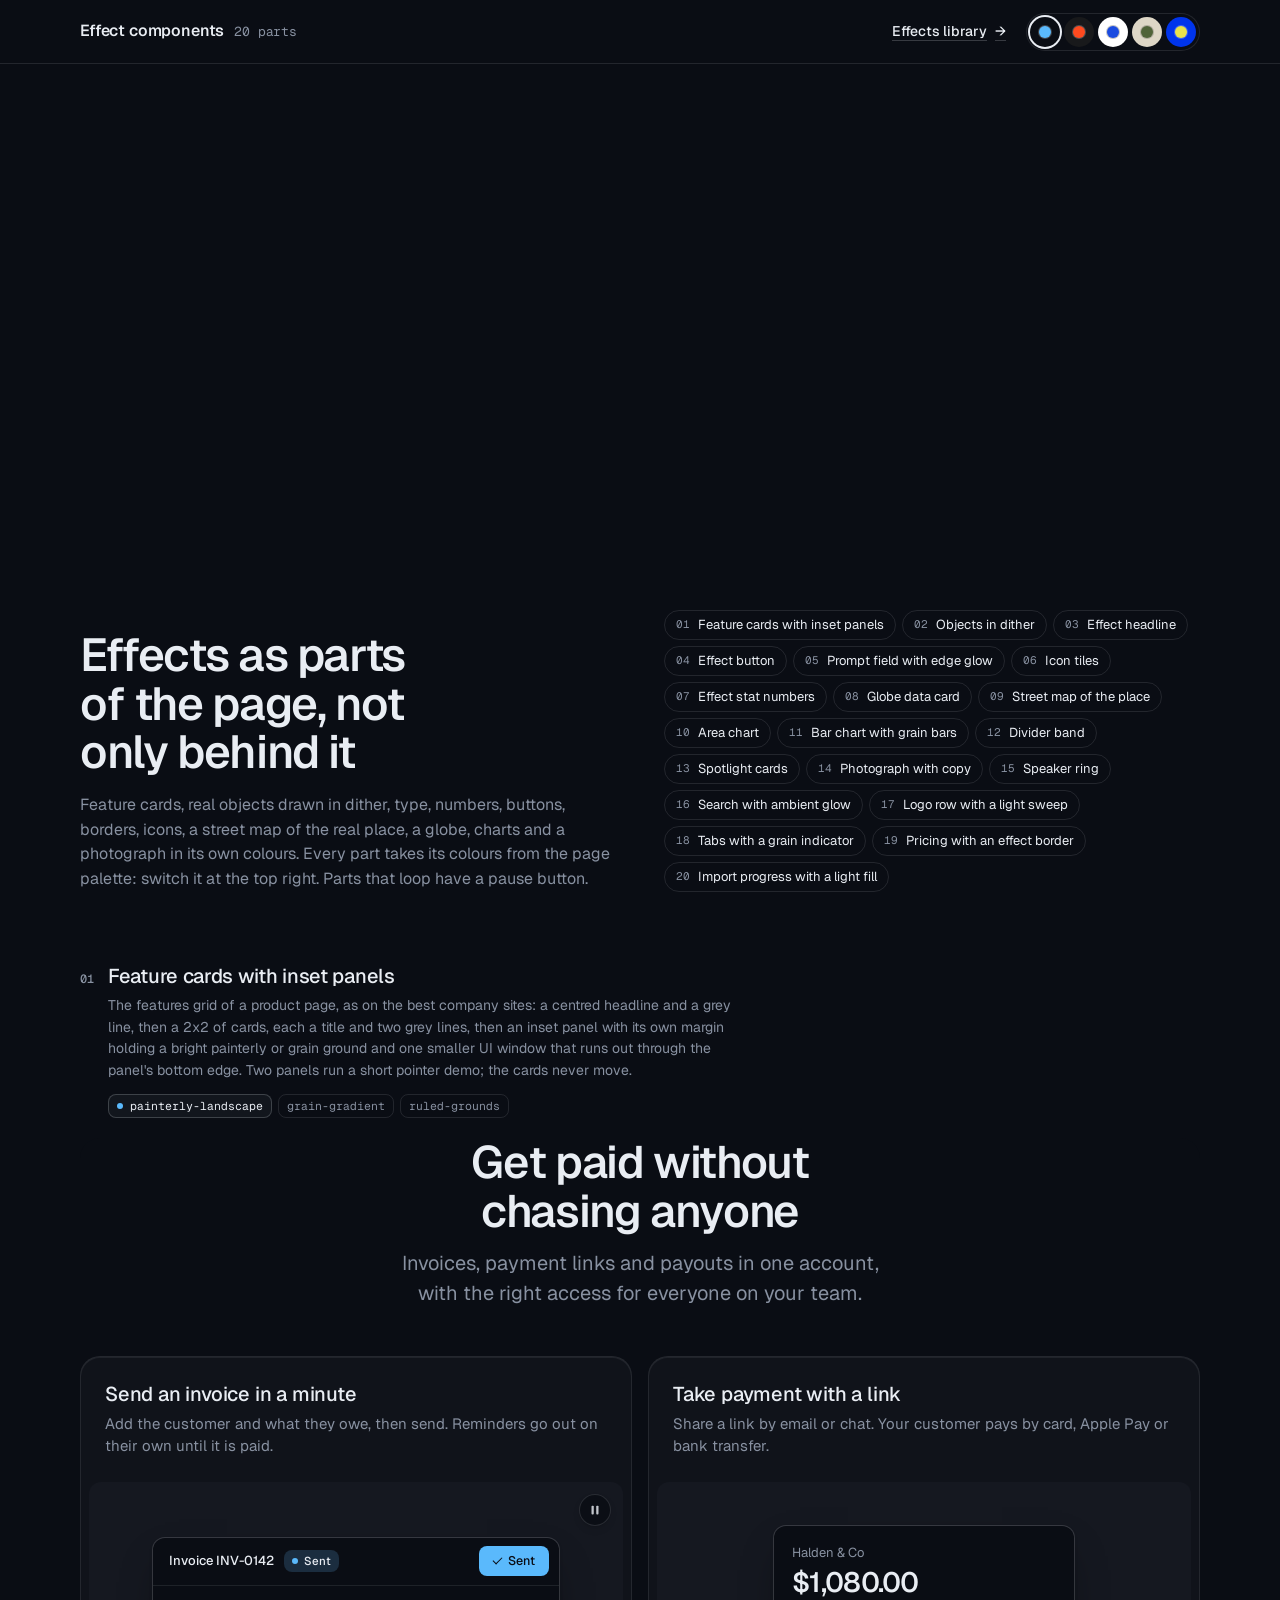
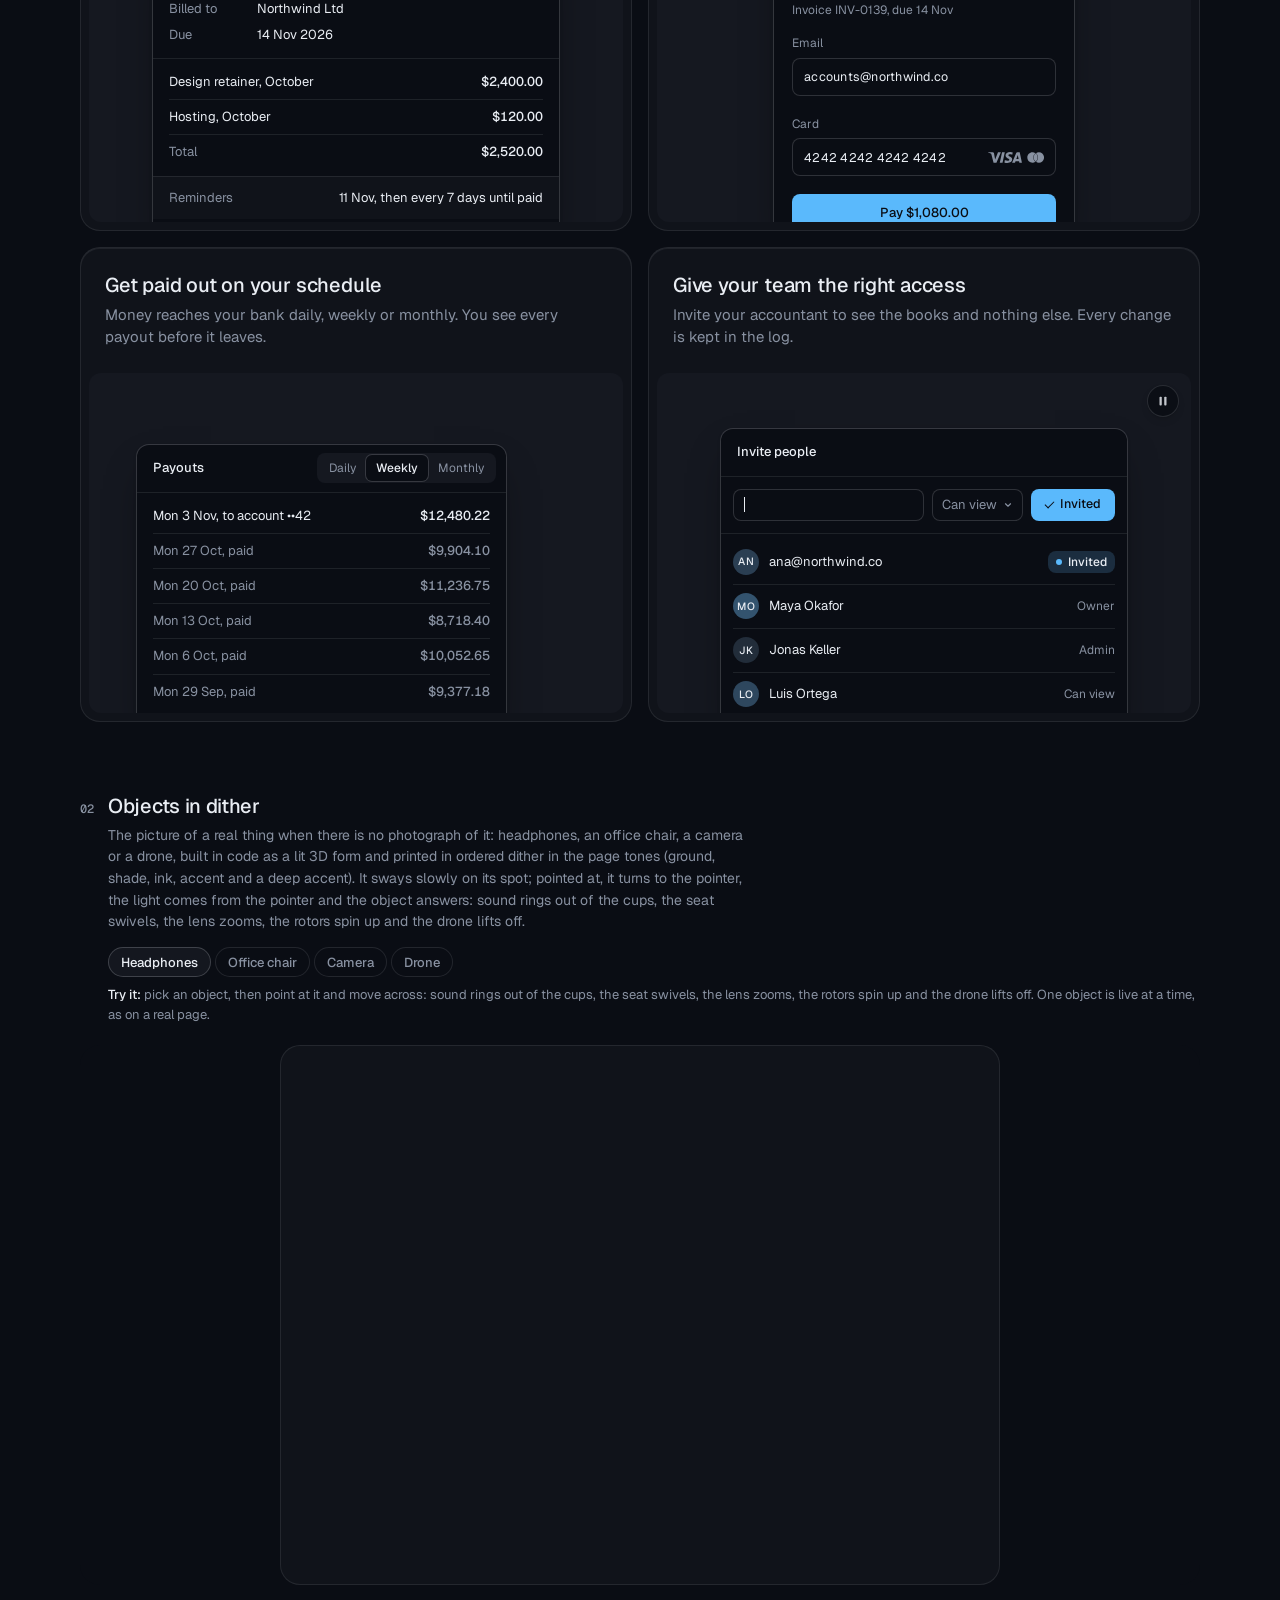
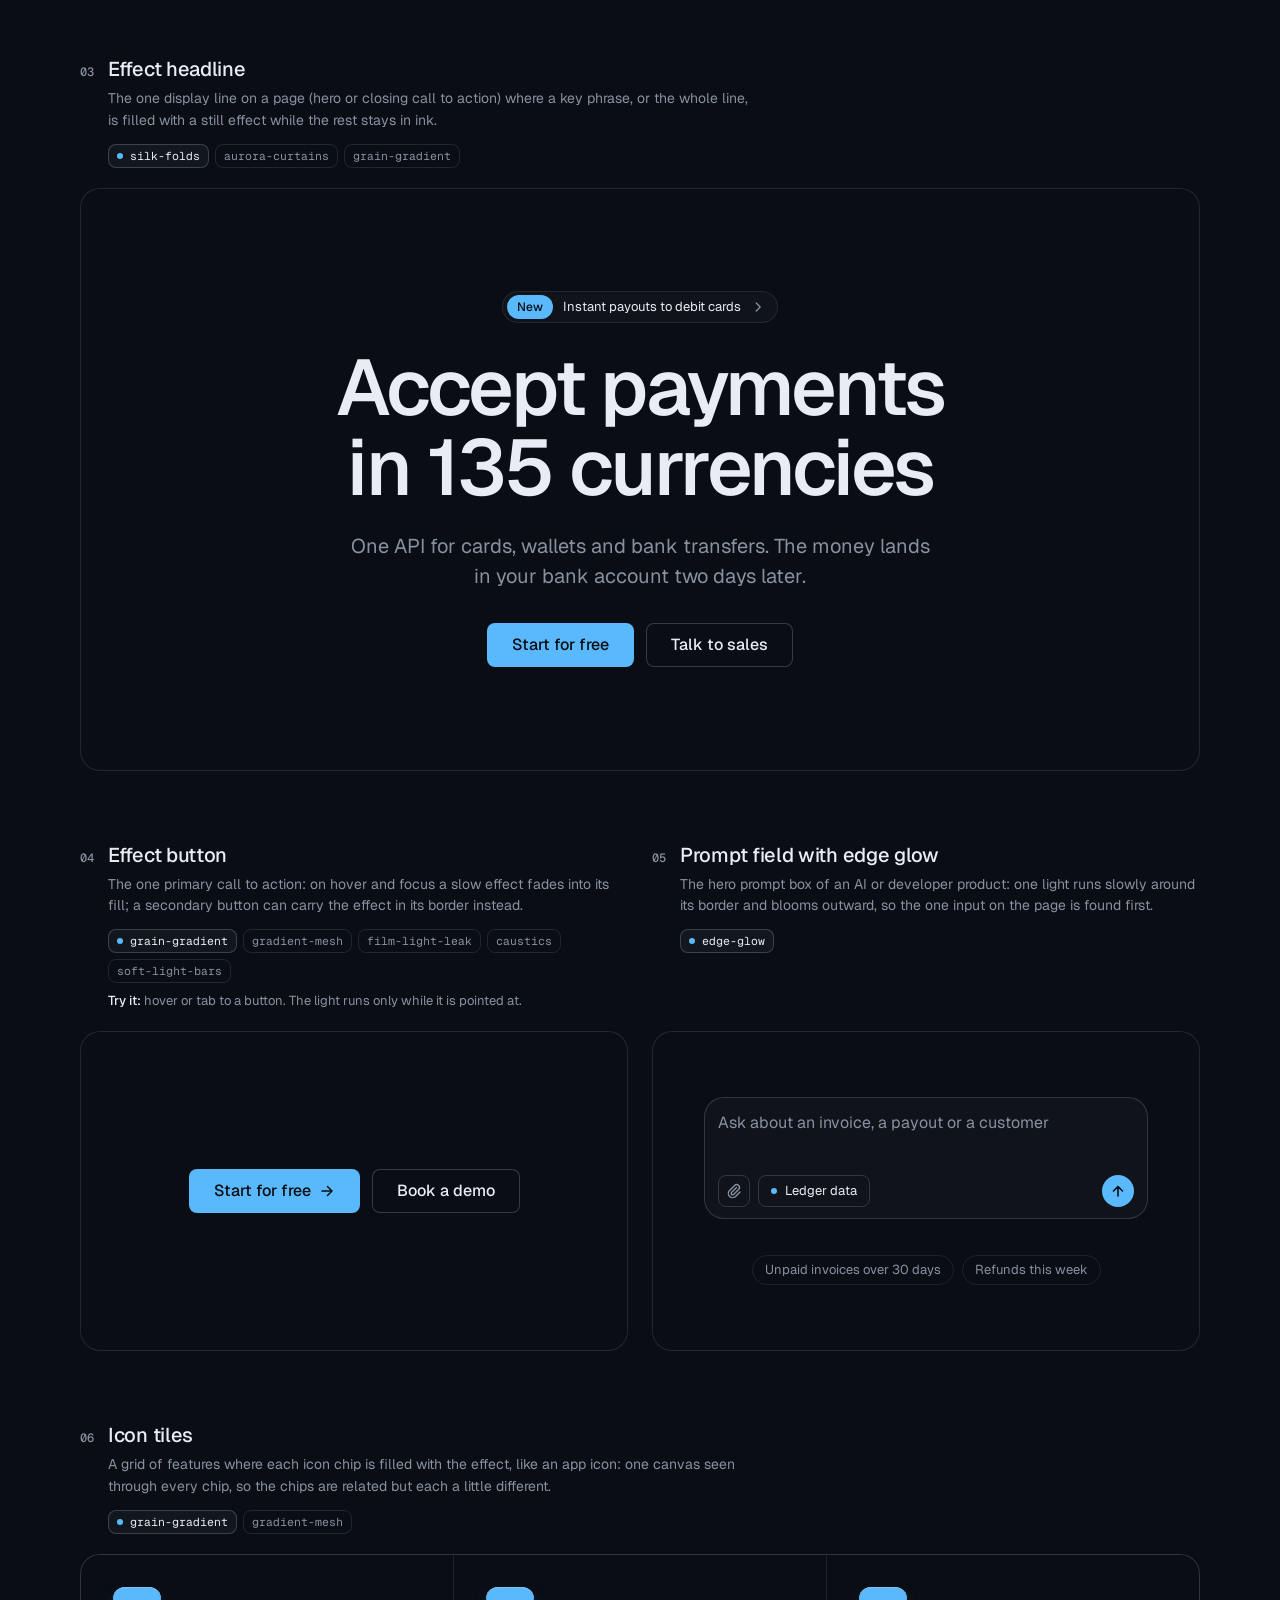
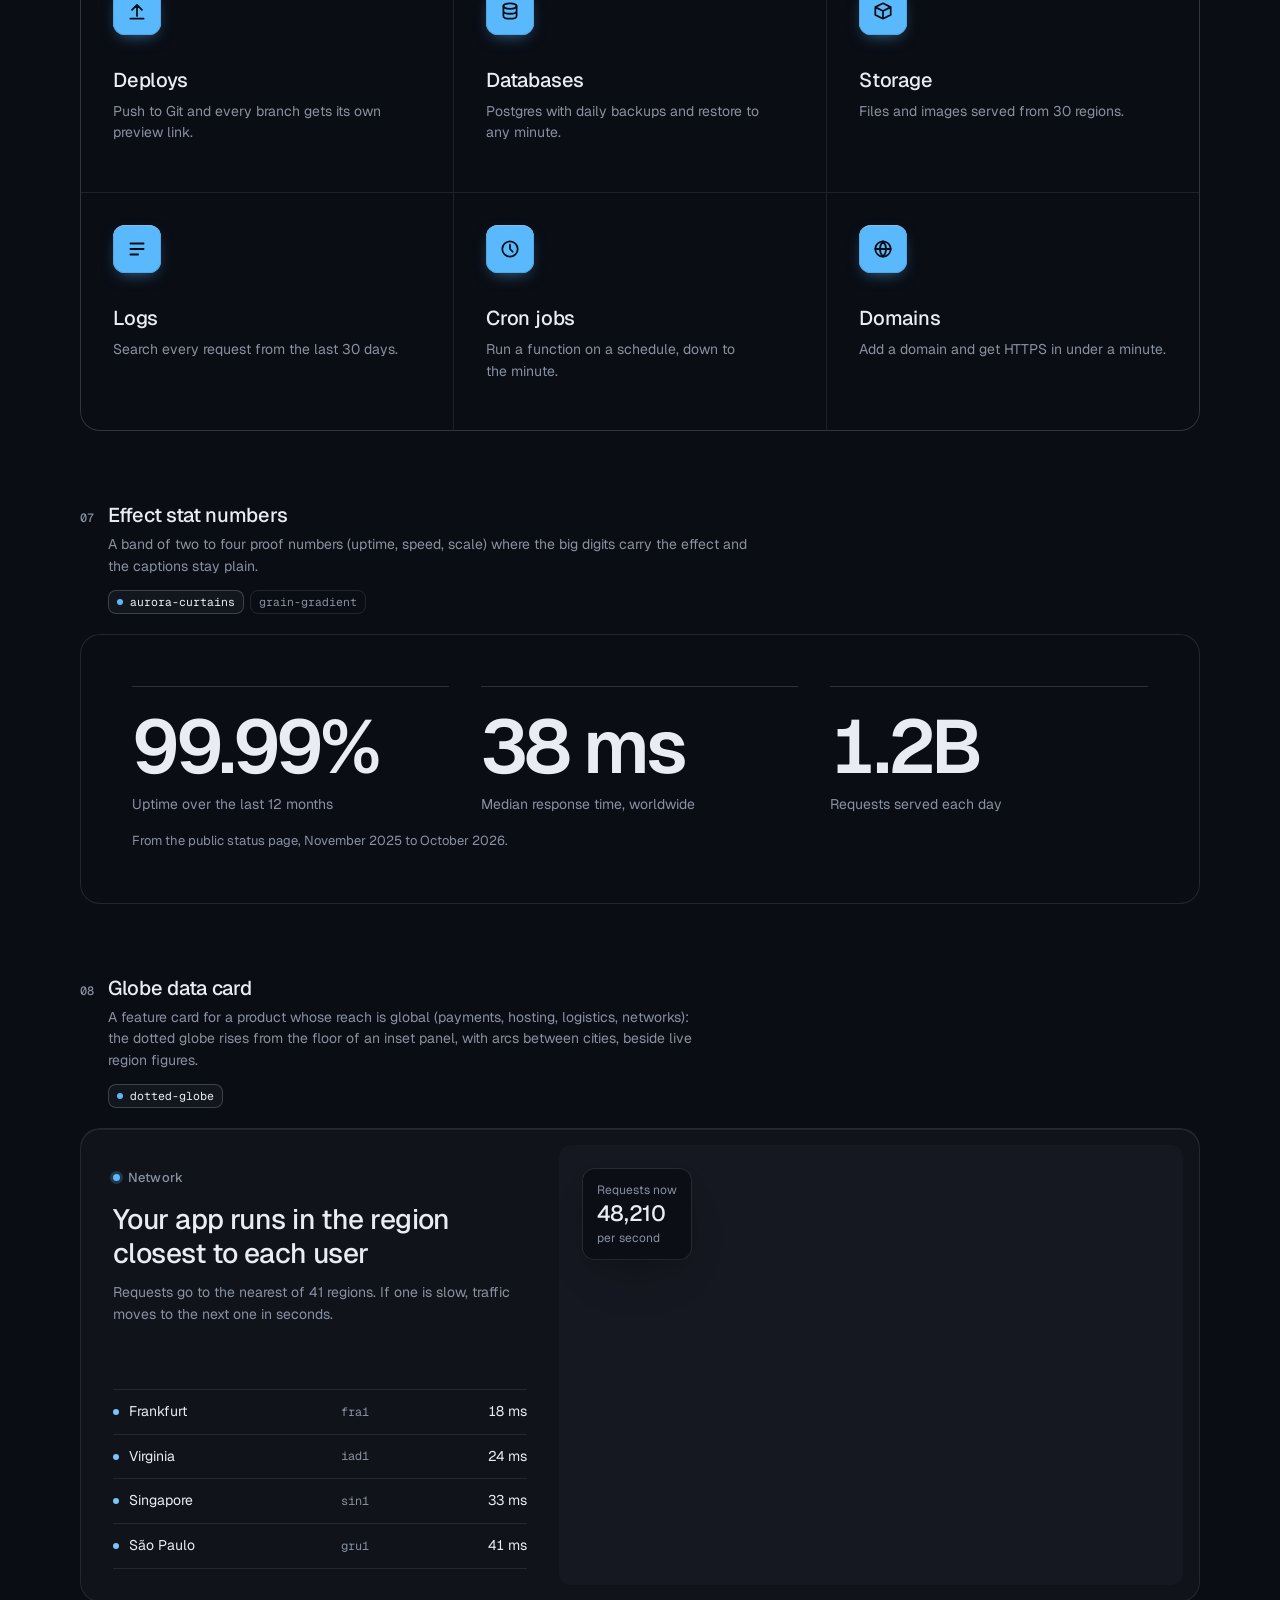
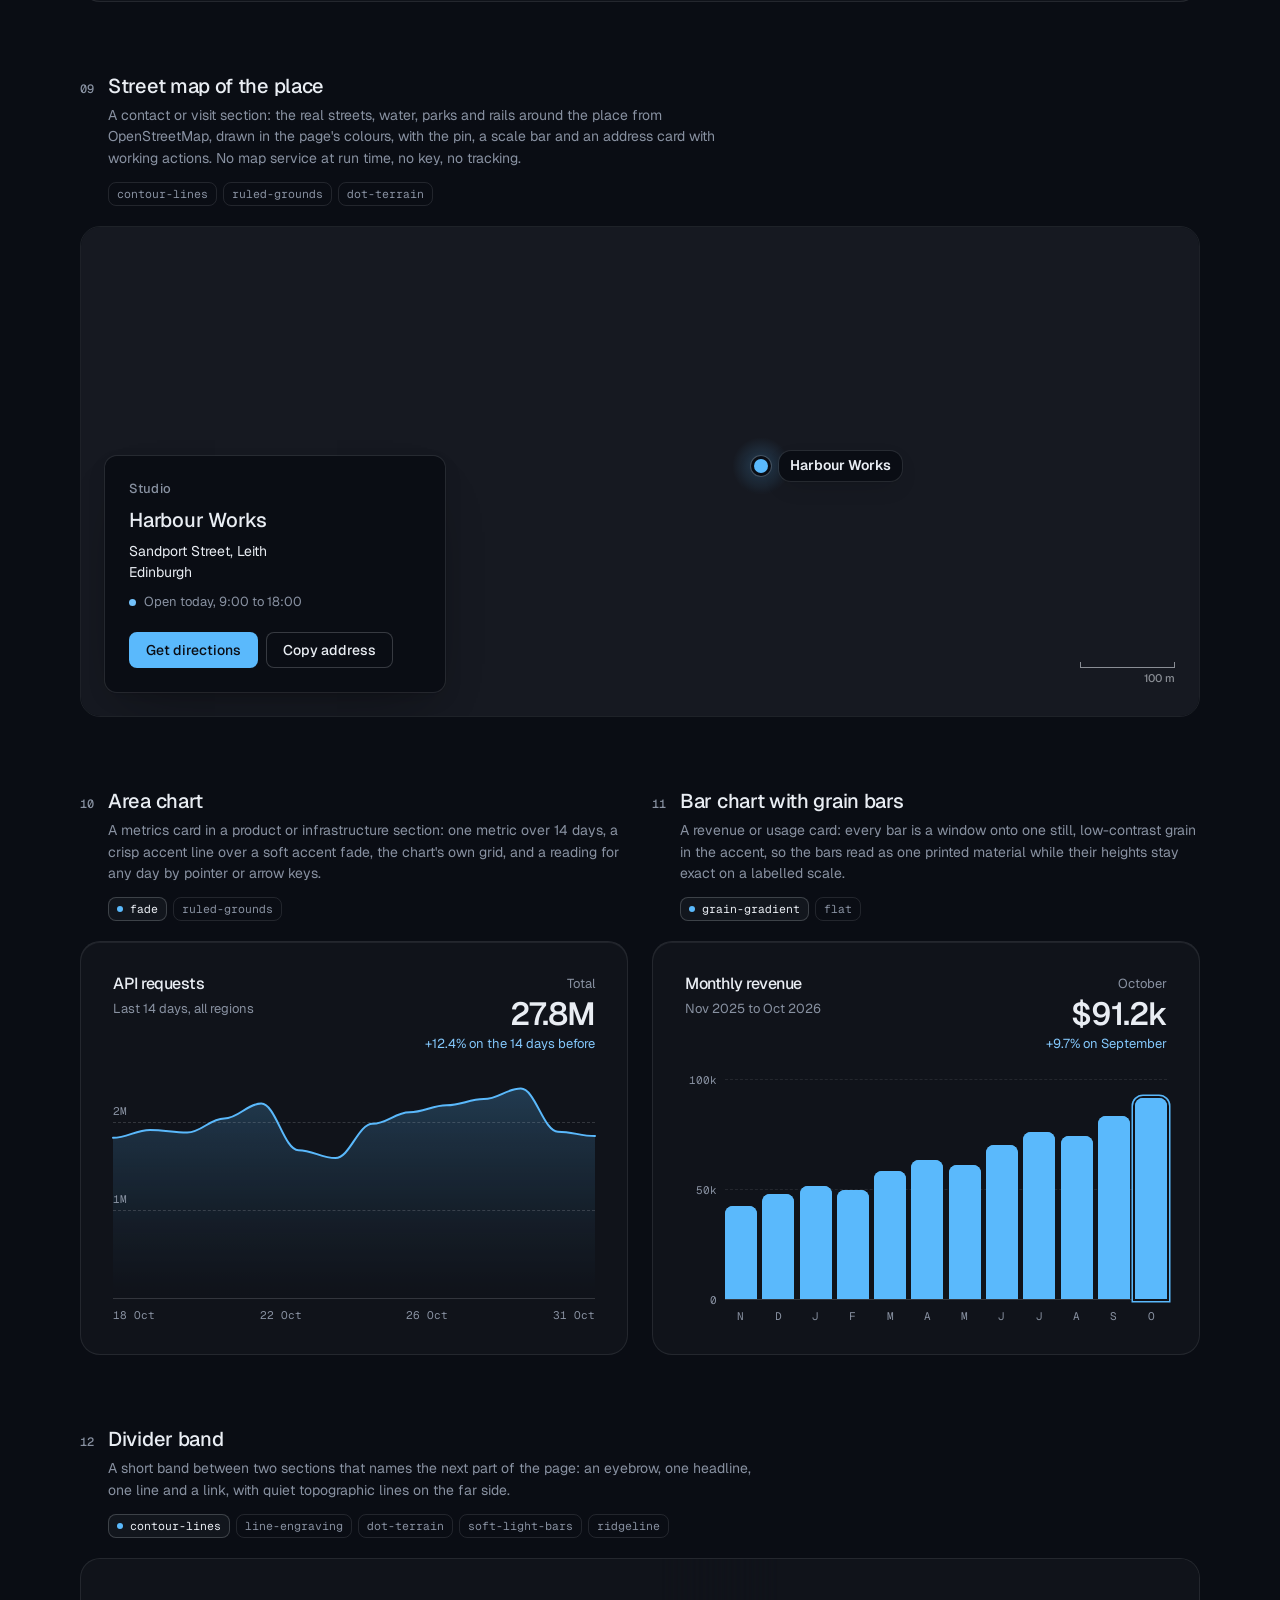
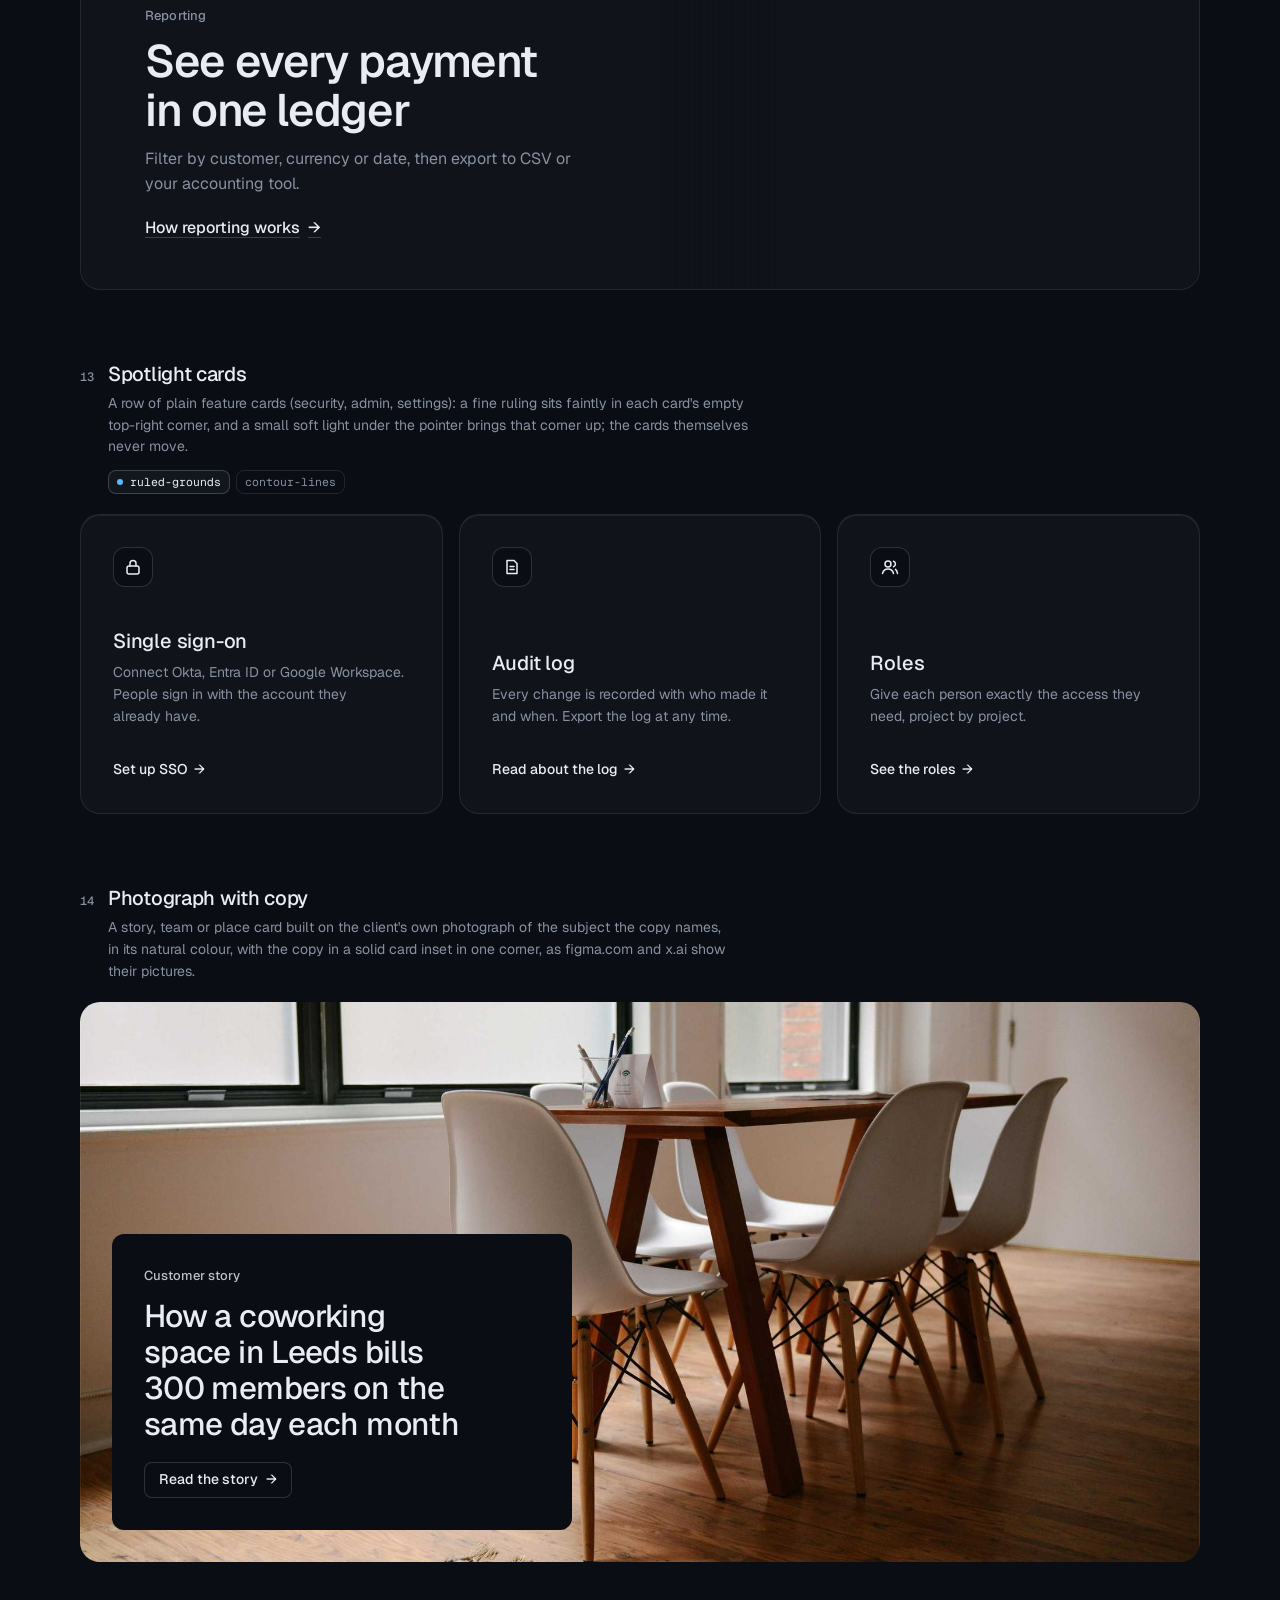
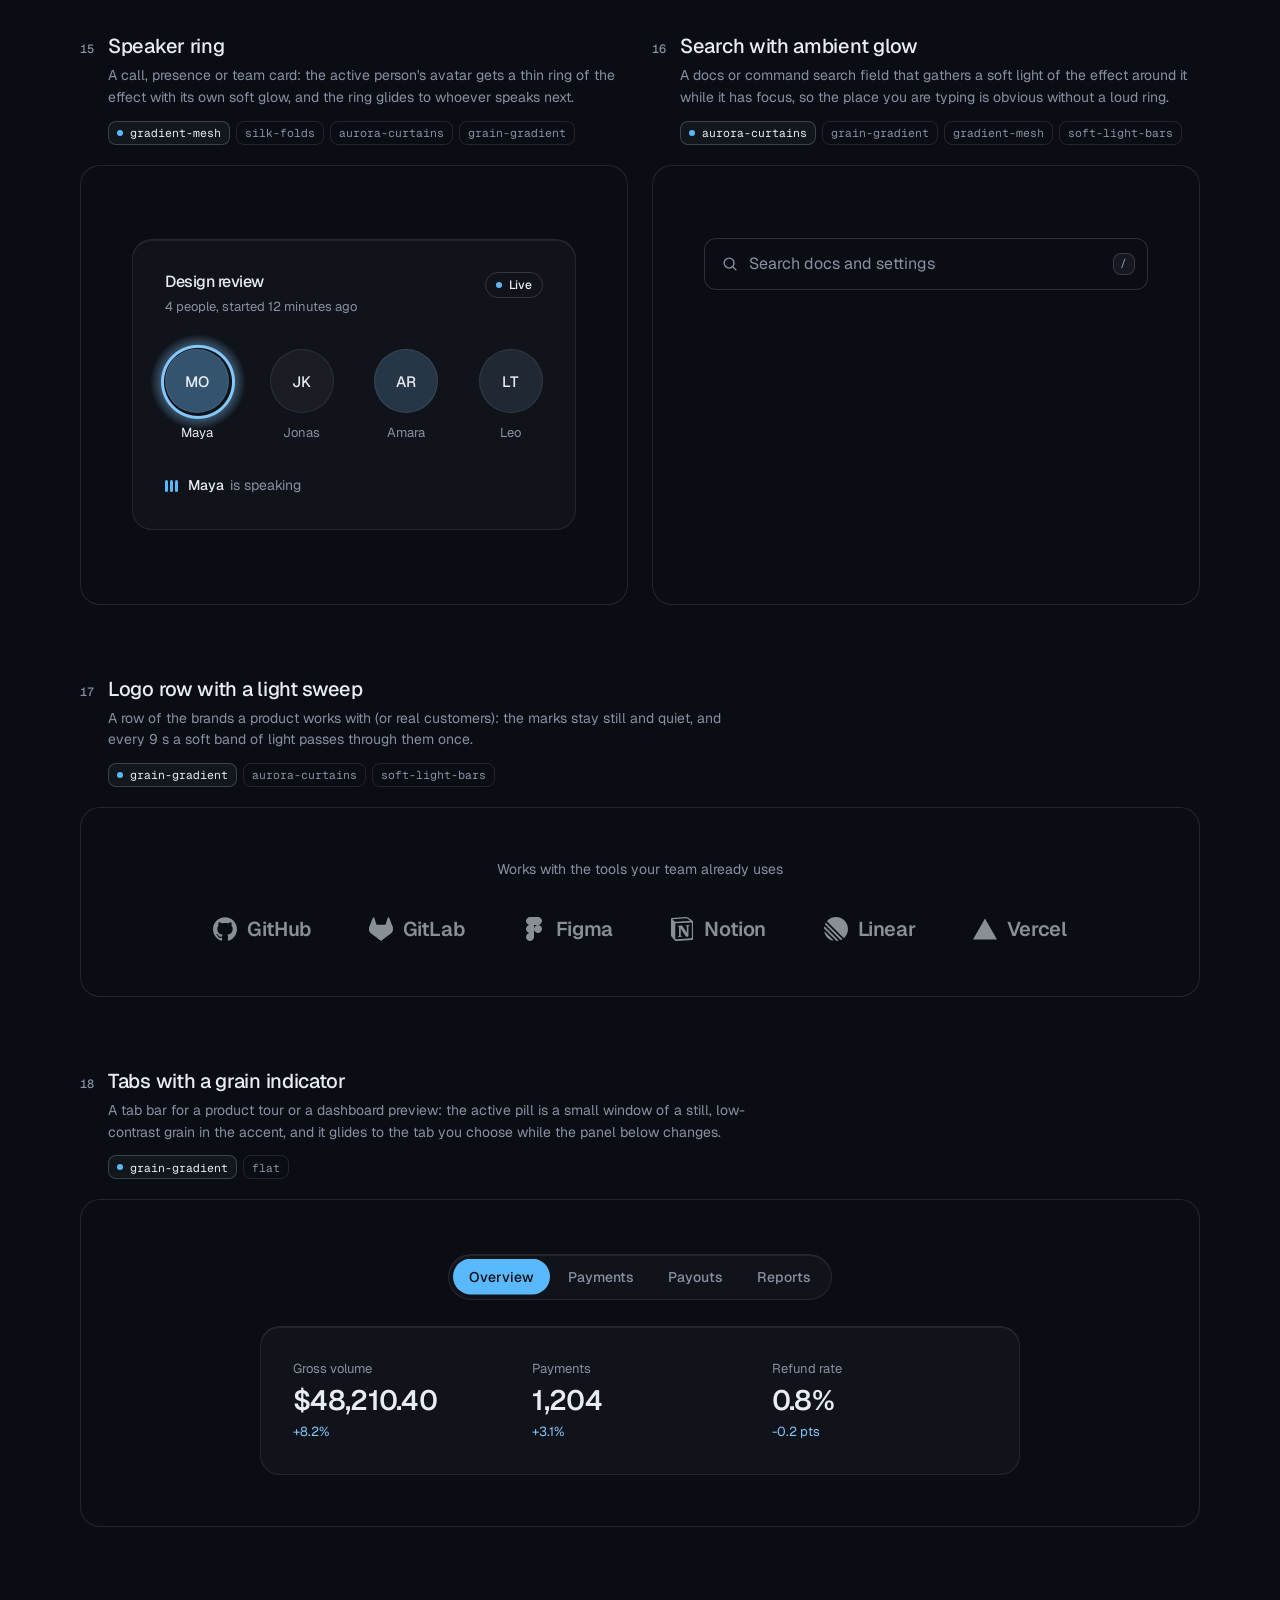
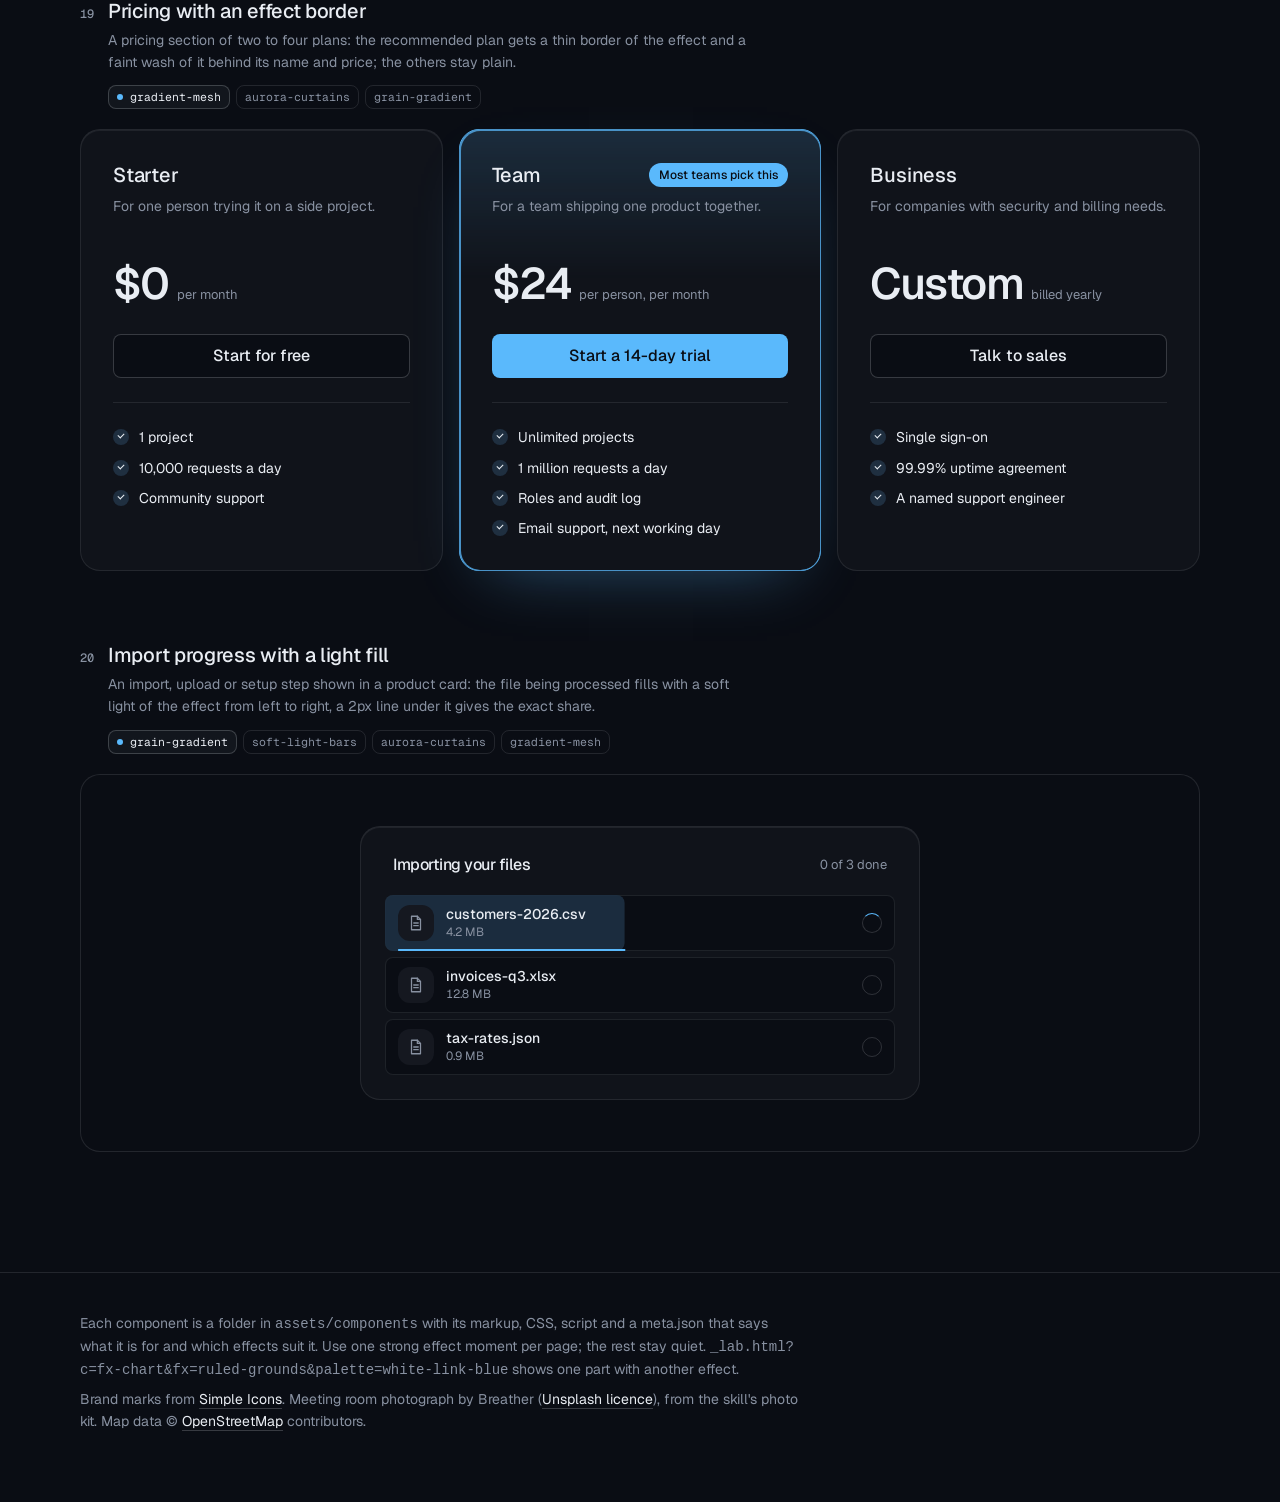
<file: landing/assets/components/index.html>
<!doctype html>
<html lang="en" data-radius="soft">
<head>
<script>window.__tpGlMax = 16;   /* a gallery shows many live effects at once; a page of a site keeps the default 4 (fx.js) */</script>
<meta charset="utf-8">
<meta name="viewport" content="width=device-width, initial-scale=1">
<title>Effect components</title>
<link rel="preconnect" href="https://fonts.googleapis.com">
<link rel="preconnect" href="https://fonts.gstatic.com" crossorigin>
<link href="https://fonts.googleapis.com/css2?family=Geist:wght@100..900&family=Geist+Mono:wght@400..600&display=swap" rel="stylesheet">
<link rel="stylesheet" href="../system.css">
<link rel="stylesheet" href="./base.css">
<style>
  :root {
    --font-display: "Geist", system-ui, sans-serif;
    --font-text: "Geist", system-ui, sans-serif;
    --font-mono: "Geist Mono", ui-monospace, monospace;
    --display-weight: 560;
    --display-tracking: -0.03em;
    --container: 1200px;
  }
  body { min-height: 100vh; }
  .top {
    position: sticky; top: 0; z-index: 50; height: 64px; background: var(--bg);
    border-bottom: 1px solid var(--line);
  }
  .top .container { height: 100%; display: flex; align-items: center; justify-content: space-between; gap: 16px; }
  .brand { display: flex; align-items: center; gap: 10px; font-weight: 560; letter-spacing: -0.01em; }
  .brand small { font: 400 13px/1 var(--font-mono); color: var(--muted); }
  .top nav { display: flex; align-items: center; gap: 20px; }
  .top nav a.link { font-size: 14px; }
  .swatches { display: flex; gap: 4px; padding: 3px; border: 1px solid var(--line); border-radius: 999px; background: var(--bg); }
  .swatches button {
    width: 30px; height: 30px; border-radius: 999px; border: 0; padding: 0; cursor: pointer; position: relative;
    background: var(--sw-bg);
  }
  .swatches button::after {
    content: ""; position: absolute; inset: 9px; border-radius: 999px; background: var(--sw-accent);
    box-shadow: 0 0 0 1px color-mix(in oklab, var(--sw-ink) 25%, transparent);
  }
  .swatches button[aria-pressed="true"] { box-shadow: 0 0 0 2px var(--ink); }
  .swatches button:focus-visible { outline-offset: 3px; }

  .intro { padding-block: 64px 40px; display: grid; grid-template-columns: minmax(0, 6fr) minmax(0, 6fr); gap: 48px; align-items: end; }
  .intro h1 { font-size: clamp(34px, 2.2vw + 18px, 52px); line-height: 1.05; max-width: 15ch; }
  .intro p { margin-top: 16px; color: var(--muted); font-size: var(--t-body); line-height: 1.55; max-width: 52ch; }
  .index { display: flex; flex-wrap: wrap; gap: 6px; justify-content: flex-start; }
  @media (max-width: 1023px) { .intro { grid-template-columns: minmax(0, 1fr); gap: 28px; } }
  .index a {
    display: inline-flex; align-items: center; gap: 8px; height: 30px; padding: 0 11px; border-radius: 999px;
    border: 1px solid var(--line); font-size: 13px; color: var(--ink);
    transition: border-color var(--dur) var(--ease), background-color var(--dur) var(--ease);
  }
  .index a span { font-family: var(--font-mono); font-size: 11px; color: var(--muted); }
  .index a:hover { border-color: var(--line-strong); background: color-mix(in oklab, var(--ink) 4%, var(--bg)); }

  /* every part spans two rows of the list (its notes, its stage) as a subgrid, so the two parts of a
     half-width pair share one notes height and one stage height: their stages start and end level */
  .list { display: grid; grid-template-columns: repeat(2, minmax(0, 1fr)); column-gap: 24px; row-gap: 0; padding-bottom: 120px; }
  .sc { grid-column: 1 / -1; grid-row: span 2; display: grid; grid-template-rows: subgrid; row-gap: 20px; min-width: 0; scroll-margin-top: 88px; padding-top: 72px; }
  .sc:first-child { padding-top: 0; }
  .sc.is-half { grid-column: auto; }
  .sc.is-half .sc__stage:not(.is-center) { display: grid; }
  .sc__meta { display: grid; grid-template-columns: auto 1fr; column-gap: 14px; row-gap: 6px; align-items: baseline; align-content: start; }
  .sc__note { grid-column: 2; margin: 2px 0 0; font-size: 13px; color: var(--muted); }
  .sc__note::before { content: "Try it: "; color: var(--ink); font-weight: 500; }
  .sc__no { font: 500 12px/1 var(--font-mono); color: var(--muted); padding-top: 2px; }
  .sc__name { font: 500 20px/1.25 var(--font-text); letter-spacing: -0.015em; margin: 0; }
  .sc__for { grid-column: 2; color: var(--muted); font-size: 14px; line-height: 1.55; max-width: 72ch; margin: 0; }
  .sc__fx { grid-column: 2; display: flex; flex-wrap: wrap; gap: 6px; margin-top: 6px; }
  .sc__fx li {
    font: 400 11.5px/1 var(--font-mono); color: var(--muted); height: 24px; display: inline-flex; align-items: center;
    padding: 0 8px; border-radius: var(--r-sm); border: 1px solid var(--line);
  }
  .sc__fx li.is-on { color: var(--ink); border-color: var(--line-strong); background: color-mix(in oklab, var(--ink) 5%, var(--bg)); }
  .sc__fx li.is-on::before { content: ""; width: 6px; height: 6px; border-radius: 99px; background: var(--accent); margin-right: 7px; }
  .sc__stage {
    position: relative; min-width: 0; border: 1px solid var(--line); border-radius: var(--r-lg);
    padding: clamp(20px, 4vw, 56px); background: var(--bg);
  }
  .sc__stage.is-tall { padding-block: clamp(56px, 8vw, 120px); }
  .sc__stage.is-flush { padding: 0; border: 0; }
  .sc__stage.is-center { display: grid; place-items: center; min-height: 320px; }
  /* one object, at a size a page would give it */
  #fx-dither-object .sc__stage { display: grid; justify-items: center; }
  #fx-dither-object .cx-obj { width: min(100%, 720px); }
  .sc__pick { grid-column: 2; display: flex; flex-wrap: wrap; gap: 4px; margin-top: 8px; }
  .sc__pick button {
    height: 30px; padding: 0 12px; border-radius: 999px; border: 1px solid var(--line); background: var(--bg);
    font: 500 13px/1 var(--font-text); color: var(--muted); cursor: pointer;
  }
  .sc__pick button:hover { color: var(--ink); border-color: var(--line-strong); }
  .sc__pick button[aria-pressed="true"] { color: var(--ink); border-color: var(--line-strong); background: color-mix(in oklab, var(--ink) 6%, var(--bg)); }
  /* the search list opens below its field: leave it room inside the frame */
  #fx-search .sc__stage { min-height: 440px; place-items: start center; padding-top: 72px; }
  .sc__stage:empty::after { content: "Loading"; color: var(--muted); font-size: 13px; }

  .foot { border-top: 1px solid var(--line); padding: 40px 0 64px; color: var(--muted); font-size: 14px; }
  .foot p { max-width: 80ch; margin: 0 0 8px; }
  .foot a { color: var(--ink); text-decoration: underline; text-decoration-color: var(--line-strong); text-underline-offset: 4px; }

  @media (max-width: 899px) {
    .list { grid-template-columns: minmax(0, 1fr); }
    .sc.is-half { grid-column: 1 / -1; }
    .top nav a.link { display: none; }
  }
  @media (max-width: 639px) {
    .intro { padding-block: 48px 32px; }
    .sc { padding-top: 48px; }
    .sc__meta { grid-template-columns: 1fr; }
    .sc__no { display: none; }
    .sc__for, .sc__fx, .sc__note, .sc__pick { grid-column: 1; }
    .sc__stage.is-center { min-height: 240px; }
    .brand small { display: none; }
  }
</style>
</head>
<body>
<header class="top">
  <div class="container">
    <div class="brand">Effect components <small id="count"></small></div>
    <nav aria-label="Palette and links">
      <a class="link" href="../effects/gallery.html">Effects library</a>
      <div class="swatches" id="swatches" role="group" aria-label="Page palette"></div>
    </nav>
  </div>
</header>

<main>
  <section class="intro container">
    <div>
      <h1>Effects as parts of the page, not only behind it</h1>
      <p id="lede">Feature cards, real objects drawn in dither, type, numbers, buttons, borders, icons, a street map of the real place, a globe, charts and a photograph in its own colours. Every part takes its colours from the page palette: switch it at the top right. Parts that loop have a pause button.</p>
    </div>
    <nav class="index" id="index" aria-label="Components"></nav>
  </section>
  <div class="container list" id="list"></div>
</main>

<footer class="foot">
  <div class="container">
    <p>Each component is a folder in <code>assets/components</code> with its markup, CSS, script and a meta.json that says what it is for and which effects suit it. Use one strong effect moment per page; the rest stay quiet. <code>_lab.html?c=fx-chart&amp;fx=ruled-grounds&amp;palette=white-link-blue</code> shows one part with another effect.</p>
    <p>Brand marks from <a href="https://simpleicons.org/">Simple Icons</a>. Meeting room photograph by Breather (<a href="https://unsplash.com/photos/DEdM9Vs6s8w">Unsplash licence</a>), from the skill's photo kit. Map data © <a href="https://www.openstreetmap.org/copyright">OpenStreetMap</a> contributors.</p>
  </div>
</footer>

<script type="module">
  import fx from '../effects/fx.js';

  // component id, layout and stage style, in page order
  const COMPONENTS = [
    { id: 'fx-feature-card', stage: 'is-flush' },
    { id: 'fx-dither-object', stage: 'is-flush', note: 'pick an object, then point at it and move across: sound rings out of the cups, the seat swivels, the lens zooms, the rotors spin up and the drone lifts off. One object is live at a time, as on a real page.' },
    { id: 'fx-headline', stage: 'is-tall' },
    { id: 'fx-button', half: true, stage: 'is-center', note: 'hover or tab to a button. The light runs only while it is pointed at.' },
    { id: 'fx-prompt', half: true, stage: 'is-center' },
    { id: 'fx-icon-tiles', stage: 'is-flush' },
    { id: 'fx-stat' },
    { id: 'fx-globe', stage: 'is-flush' },
    { id: 'fx-map', stage: 'is-flush' },
    { id: 'fx-chart', half: true, stage: 'is-flush' },
    { id: 'fx-bars', half: true, stage: 'is-flush' },
    { id: 'fx-band', stage: 'is-flush' },
    { id: 'fx-spotlight', stage: 'is-flush' },
    { id: 'fx-photo', stage: 'is-flush' },
    { id: 'fx-avatar', half: true, stage: 'is-center' },
    { id: 'fx-search', half: true, stage: 'is-center' },
    { id: 'fx-logos' },
    { id: 'fx-tabs' },
    { id: 'fx-pricing', stage: 'is-flush' },
    { id: 'fx-progress', stage: 'is-center' },
  ];

  const PALETTES = [
    { id: 'blue-black-cornflower', name: 'Night, cornflower', bg: '#0a0d14', surface: '#131824', ink: '#e9edf3', muted: '#8891a1', accent: '#5ab9fc', accentInk: '#0a0d14' },
    { id: 'graphite-safety-orange', name: 'Graphite, orange', bg: '#18191b', surface: '#222427', ink: '#eff0f1', muted: '#9c9ea3', accent: '#ff4a1f', accentInk: '#18191b' },
    { id: 'white-link-blue', name: 'White, blue', bg: '#ffffff', surface: '#f4f4f4', ink: '#111111', muted: '#6b6b6b', accent: '#1a4be0', accentInk: '#ffffff' },
    { id: 'moss-sand', name: 'Sand, moss', bg: '#ddd6c6', surface: '#d2cab8', ink: '#2a2a26', muted: '#59574e', accent: '#4f6238', accentInk: '#ffffff' },
    { id: 'cobalt-field', name: 'Cobalt field', bg: '#0034eb', surface: '#002fd6', ink: '#ffffff', muted: '#dfe4f2', accent: '#e9e34a', accentInk: '#111111' },
  ];

  const q = new URLSearchParams(location.search);
  if (q.has('time')) fx.setClock(+q.get('time'));
  if (q.has('fallback')) fx.config.forceFallback = true;
  const only = q.get('only') ? q.get('only').split(',') : null;
  const list = document.getElementById('list');
  const index = document.getElementById('index');
  const swatches = document.getElementById('swatches');

  /*
    The budget: a laptop's integrated GPU shares its memory with everything else, so this page never
    holds more than 4 live WebGL contexts. A part is started when it comes near the viewport and
    destroyed when it leaves it; still parts draw once and free their context; fx.js frees any idle
    off-screen context past 4. liveGL() counts the contexts that are open right now.
  */
  fx.config.maxLive = 4;
  const contexts = new Set();
  let peakGL = 0;
  const getContext = HTMLCanvasElement.prototype.getContext;
  HTMLCanvasElement.prototype.getContext = function (type, ...rest) {
    const c = getContext.call(this, type, ...rest);
    if (c && /webgl/i.test(type) && !contexts.has(c)) { contexts.add(c); peakGL = Math.max(peakGL, liveGL()); }
    return c;
  };
  function liveGL() {
    for (const c of contexts) if (c.isContextLost()) contexts.delete(c);
    return contexts.size;
  }

  // the dither object: one live at a time, switched here (a real page shows one object)
  const OBJECTS = {
    headphones: ['Headphones', 'Over-ear, wireless'],
    chair: ['Office chair', 'Swivel seat on five castors'],
    camera: ['Camera', 'Mirrorless, with a zoom lens'],
    drone: ['Drone', 'Four rotors and a camera'],
  };
  let object = OBJECTS[q.get('object')] ? q.get('object') : 'headphones';
  // print (ordered dither, the default) or studio (a smooth shaded render: no picker until it is anti-aliased; ?render=studio)
  let render = q.get('render') === 'studio' ? 'studio' : 'print';

  function applyPalette(p) {
    const c = fx.color;
    const action = c.contrast(p.accent, p.bg) >= 2.2 ? p.accent : p.ink;
    const actionInk = action === p.accent ? p.accentInk : p.bg;
    const s = document.documentElement.style;
    const set = (k, v) => s.setProperty(k, v);
    set('--p-bg', p.bg); set('--p-surface', p.surface); set('--p-ink', p.ink); set('--p-muted', p.muted);
    set('--p-accent', p.accent); set('--p-accent-ink', p.accentInk); set('--p-action', action); set('--p-action-ink', actionInk);
    document.documentElement.style.colorScheme = c.isDark(p.bg) ? 'dark' : 'light';
    for (const b of swatches.children) b.setAttribute('aria-pressed', String(b.dataset.id === p.id));
  }

  async function load(entry) {
    const base = `./${entry.id}/`;
    const [meta, html, mod] = await Promise.all([
      fetch(base + 'meta.json').then(r => (r.ok ? r.json() : null)),
      fetch(base + 'component.html').then(r => (r.ok ? r.text() : null)),
      import(base + 'component.js').catch(err => { console.warn(entry.id, err); return null; }),
    ]).catch(() => [null, null, null]);
    if (!meta || !html || !mod) return null;
    const link = document.createElement('link');
    link.rel = 'stylesheet';
    link.href = base + 'component.css';
    document.head.append(link);
    await new Promise(r => { link.onload = link.onerror = r; });
    return { ...entry, meta, html, mod };
  }

  function section(e, n) {
    const s = document.createElement('section');
    s.className = 'sc' + (e.half ? ' is-half' : '');
    s.id = e.id;
    const fxList = (e.meta.effects || []).map(id => `<li class="${id === e.meta.default ? 'is-on' : ''}">${id}</li>`).join('');
    const pick = e.id === 'fx-dither-object'
      ? `<div class="sc__pick" role="group" aria-label="Object">${Object.keys(OBJECTS).map(k => `<button type="button" data-object="${k}" aria-pressed="${k === object}">${OBJECTS[k][0]}</button>`).join('')}</div>`
      : '';
    s.innerHTML = `
      <div class="sc__meta">
        <span class="sc__no">${String(n).padStart(2, '0')}</span>
        <h2 class="sc__name">${e.meta.name}</h2>
        <p class="sc__for">${e.meta.for}</p>
        ${fxList ? `<ul class="sc__fx" aria-label="Effects that suit it">${fxList}</ul>` : ''}
        ${pick}
        ${e.note ? `<p class="sc__note">${e.note}</p>` : ''}
      </div>
      <div class="sc__stage ${e.stage || ''}"></div>`;
    return s;
  }

  // the markup is placed at once (the page keeps its full height); the scripts run only near the viewport
  function markup(e) {
    const stage = e.section.querySelector('.sc__stage');
    stage.innerHTML = e.html;
    if (e.id === 'fx-dither-object') {
      const fig = stage.querySelector('.cx-obj');
      fig.dataset.cxObject = object;
      if (render === 'studio') fig.dataset.cxRender = 'studio'; else delete fig.dataset.cxRender;
      fig.querySelector('.cx-obj__stage').removeAttribute('aria-label');
    }
    return stage;
  }
  function start(e) {
    if (e.ctrl) return;
    const stage = markup(e);
    try { e.ctrl = e.mod.default(stage.firstElementChild || stage) || { destroy() {} }; } catch (err) { console.error(e.id, err); e.ctrl = { destroy() {} }; }
  }
  function stop(e) {
    if (!e.ctrl) return;
    try { e.ctrl.destroy?.(); } catch (err) { console.warn(e.id, err); }
    fx.unmountAll(e.section);
    e.ctrl = null;
  }

  function setPalette(p, entries) {
    entries.forEach(stop);
    applyPalette(p);
    try { localStorage.setItem('cx-palette', p.id); } catch (_) {}
    requestAnimationFrame(() => entries.forEach(e => (e.near ? start(e) : markup(e))));
  }

  let saved = null;
  try { saved = localStorage.getItem('cx-palette'); } catch (_) {}
  const first = PALETTES.find(p => p.id === q.get('palette')) || PALETTES.find(p => p.id === saved) || PALETTES[0];
  for (const p of PALETTES) {
    const b = document.createElement('button');
    b.type = 'button';
    b.dataset.id = p.id;
    b.title = p.name;
    b.setAttribute('aria-label', p.name);
    b.style.setProperty('--sw-bg', p.bg);
    b.style.setProperty('--sw-accent', p.accent);
    b.style.setProperty('--sw-ink', p.ink);
    swatches.append(b);
  }
  applyPalette(first);

  const wanted = COMPONENTS.filter(c => !only || only.includes(c.id));
  const entries = (await Promise.all(wanted.map(load))).filter(Boolean);
  document.getElementById('count').textContent = `${entries.length} parts`;
  entries.forEach((e, i) => {
    e.section = section(e, i + 1);
    list.append(e.section);
    markup(e);
    const a = document.createElement('a');
    a.href = '#' + e.id;
    a.innerHTML = `<span>${String(i + 1).padStart(2, '0')}</span>${e.meta.name}`;
    index.append(a);
  });
  await document.fonts.ready;
  const near = new IntersectionObserver(seen => {
    for (const en of seen) {
      const e = entries.find(x => x.section === en.target);
      if (!e) continue;
      e.near = en.isIntersecting;
      if (e.near) start(e); else stop(e);
    }
  }, { rootMargin: '10% 0px' });
  entries.forEach(e => near.observe(e.section));
  setTimeout(() => { document.documentElement.dataset.ready = '1'; }, 1500);

  swatches.addEventListener('click', ev => {
    const b = ev.target.closest('button');
    if (!b) return;
    const p = PALETTES.find(x => x.id === b.dataset.id);
    if (p) setPalette(p, entries);
  });
  list.addEventListener('click', ev => {
    const b = ev.target.closest('[data-object], [data-render]');
    if (!b || !(OBJECTS[b.dataset.object] || b.dataset.render)) return;
    if (b.dataset.render) render = b.dataset.render; else object = b.dataset.object;
    b.parentElement.querySelectorAll('button').forEach(x => x.setAttribute('aria-pressed', String(x === b)));
    const e = entries.find(x => x.id === 'fx-dither-object');
    stop(e);
    if (e.near) start(e); else markup(e);
  });
  window.__cx = {
    entries,
    setPalette: id => setPalette(PALETTES.find(p => p.id === id), entries),
    setObject: k => list.querySelector(`[data-object="${k}"]`)?.click(),
    gl: () => ({ live: liveGL(), peak: peakGL, started: entries.filter(e => e.ctrl).map(e => e.id) }),
  };
</script>

</body>
</html>
</file>
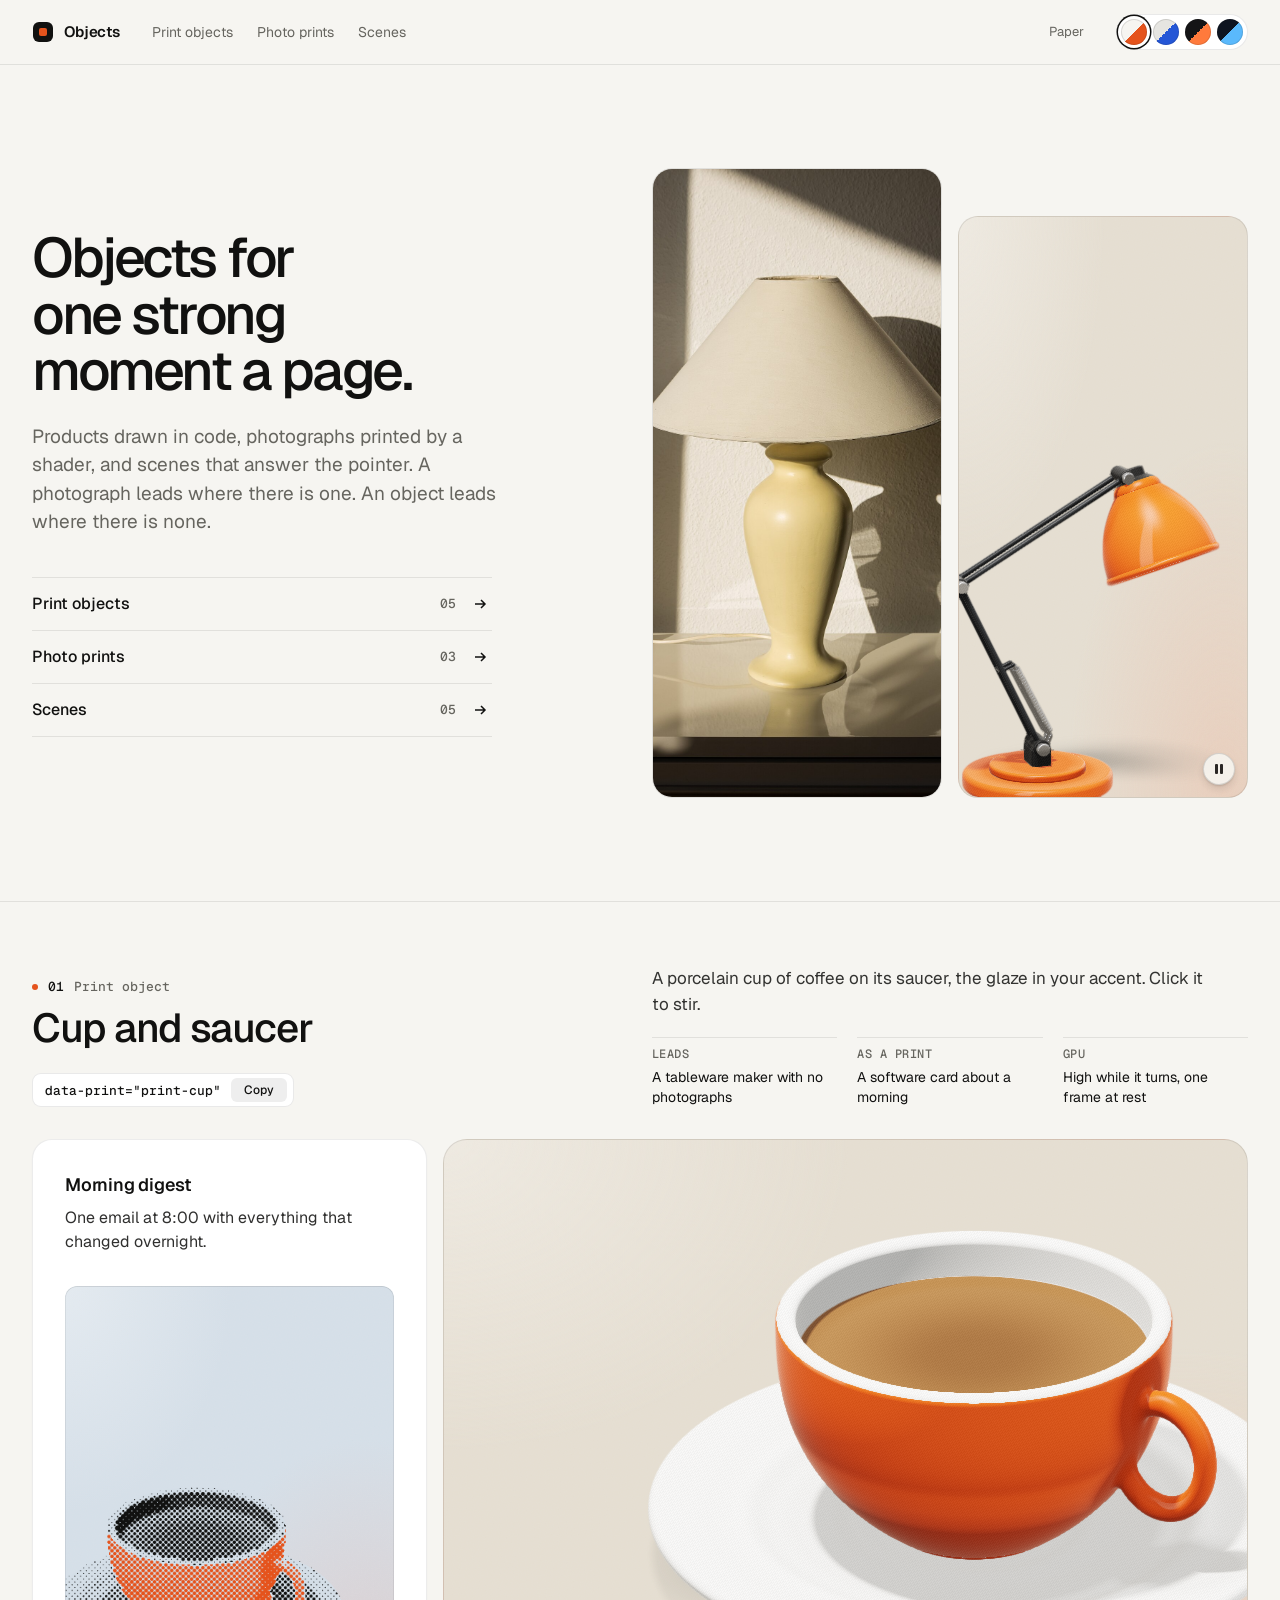
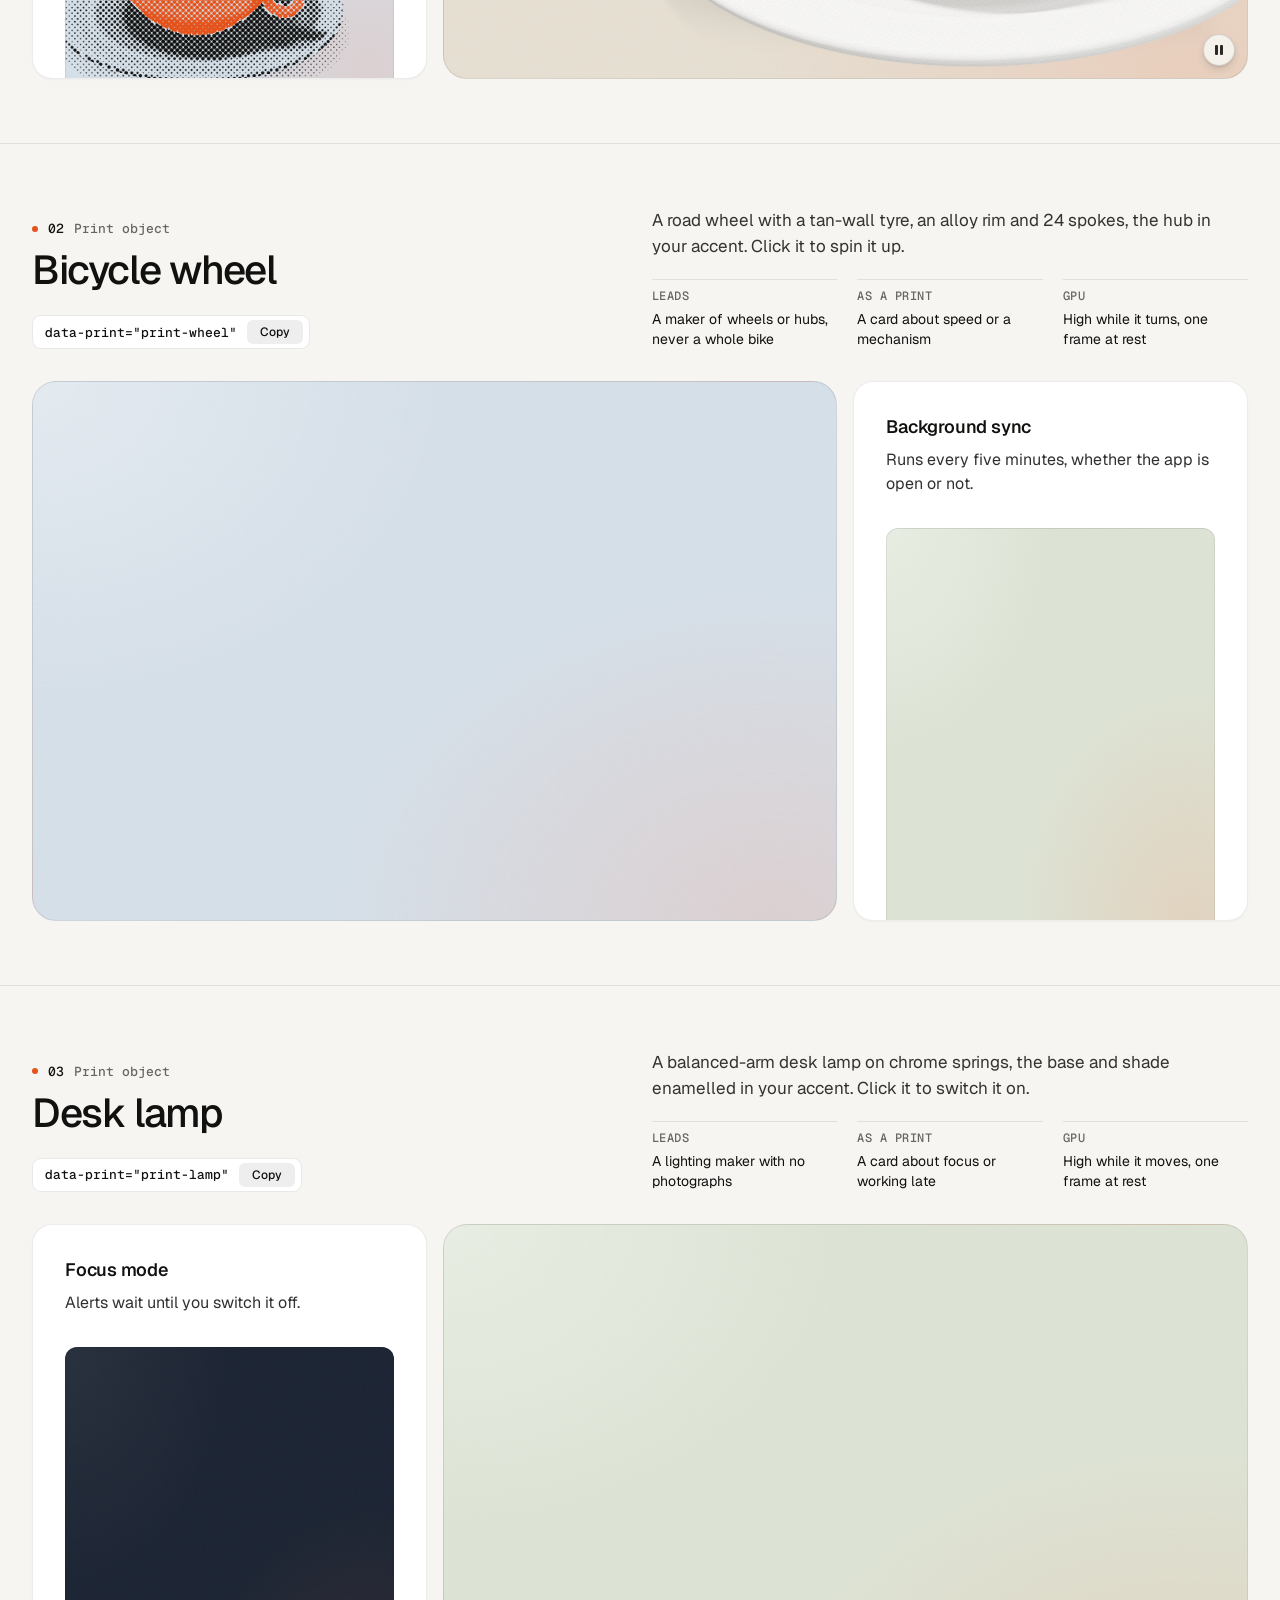
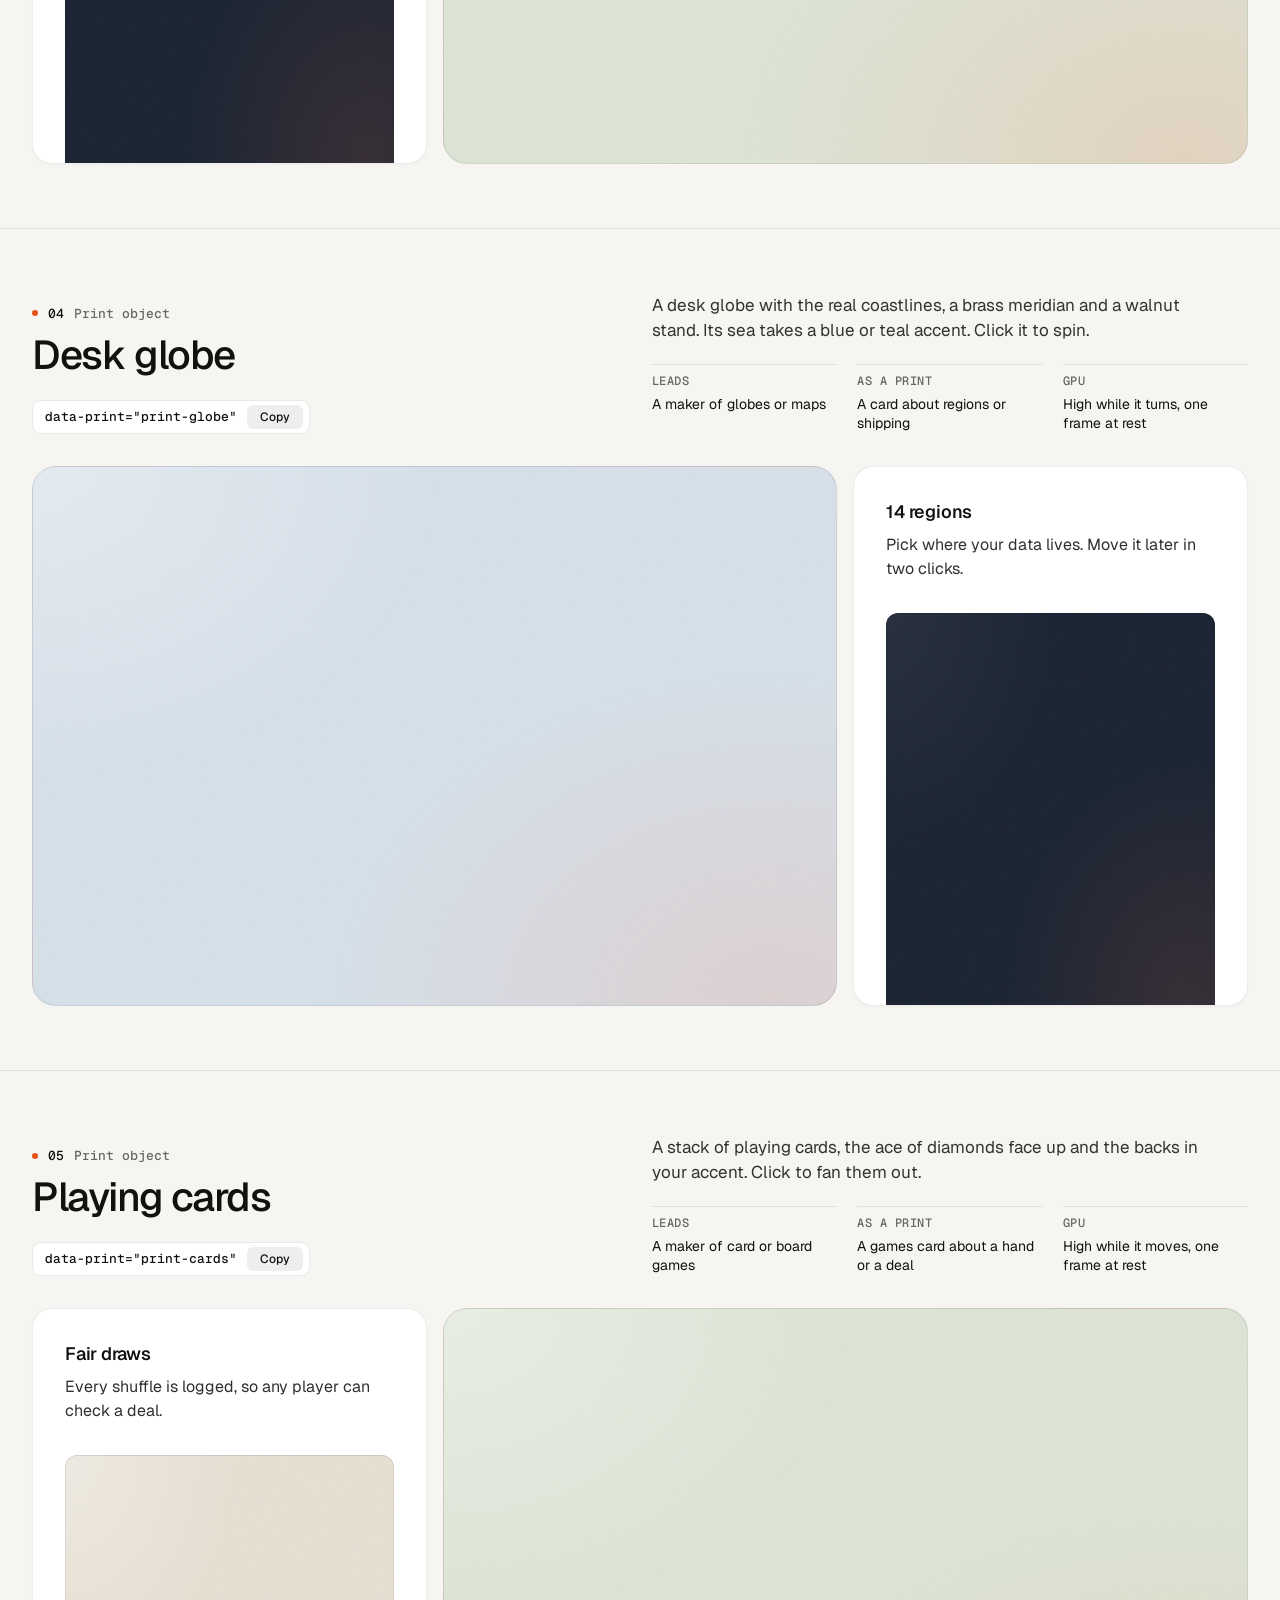
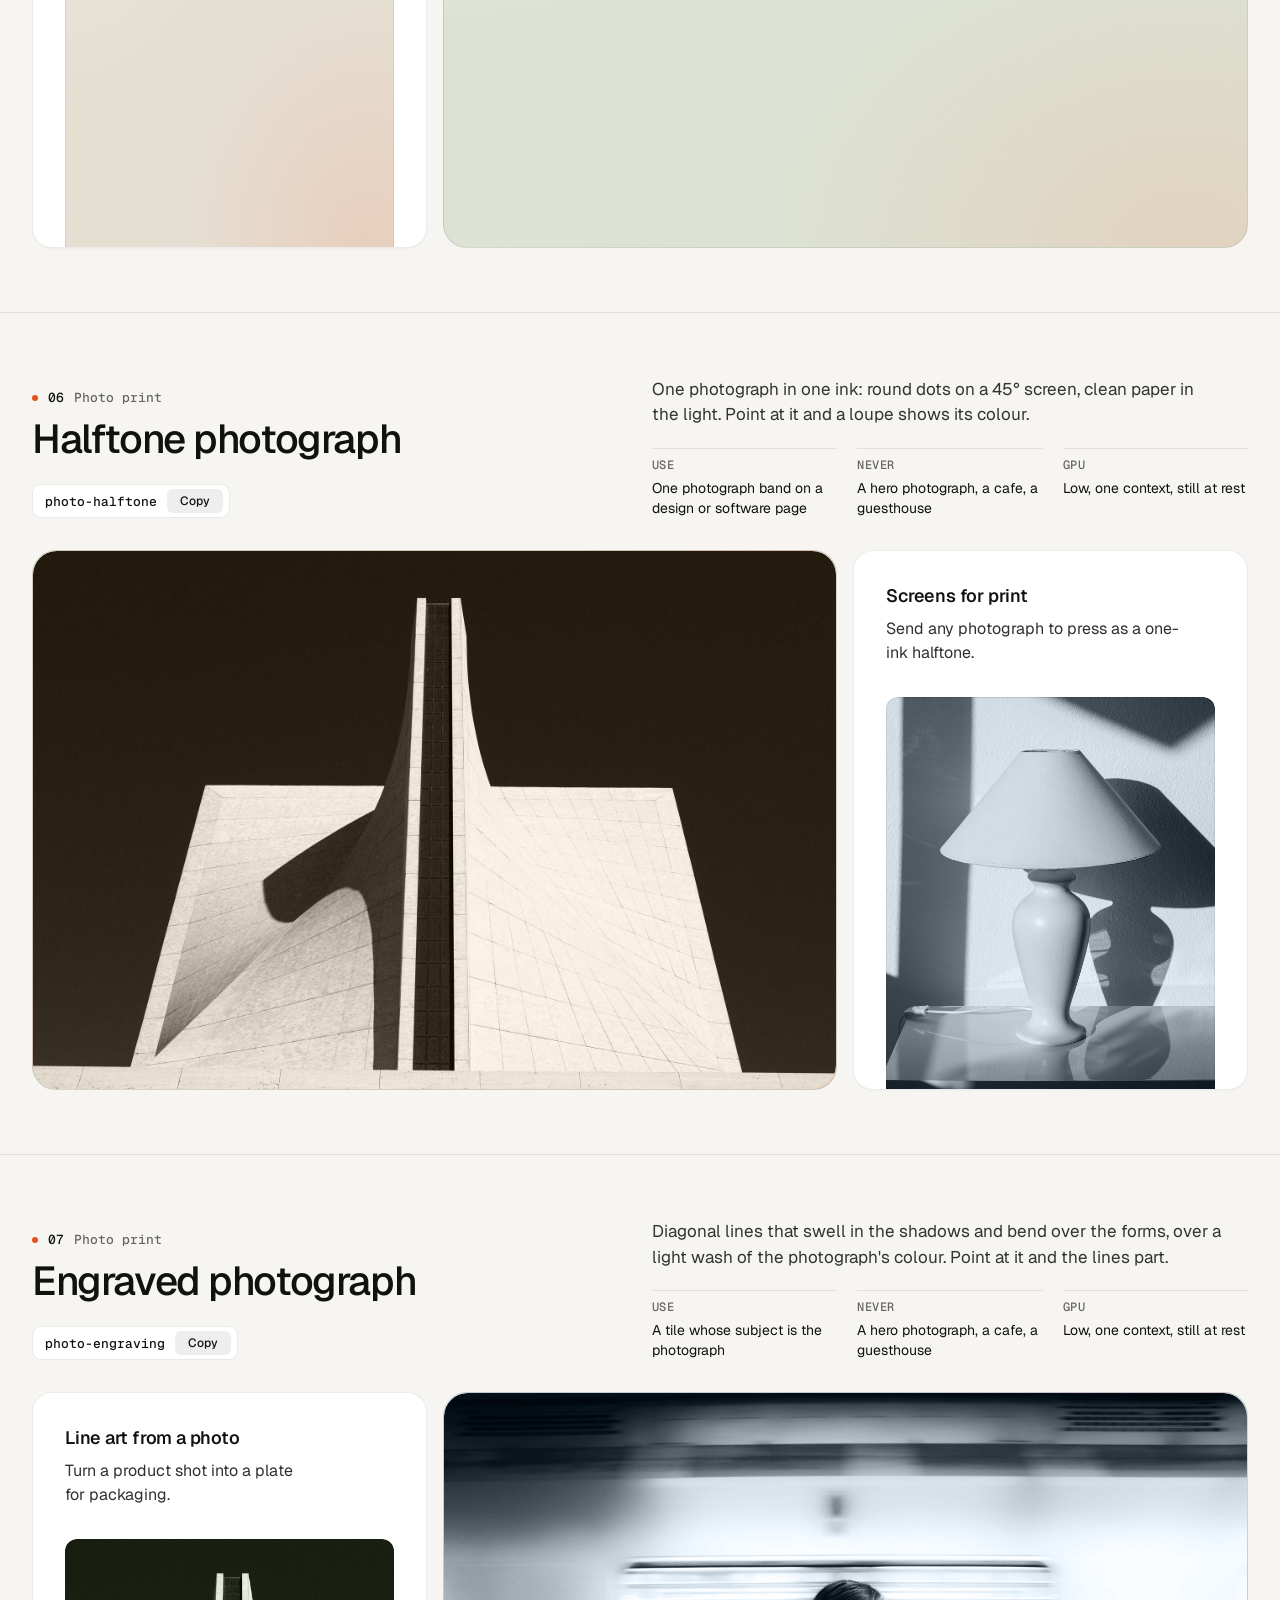
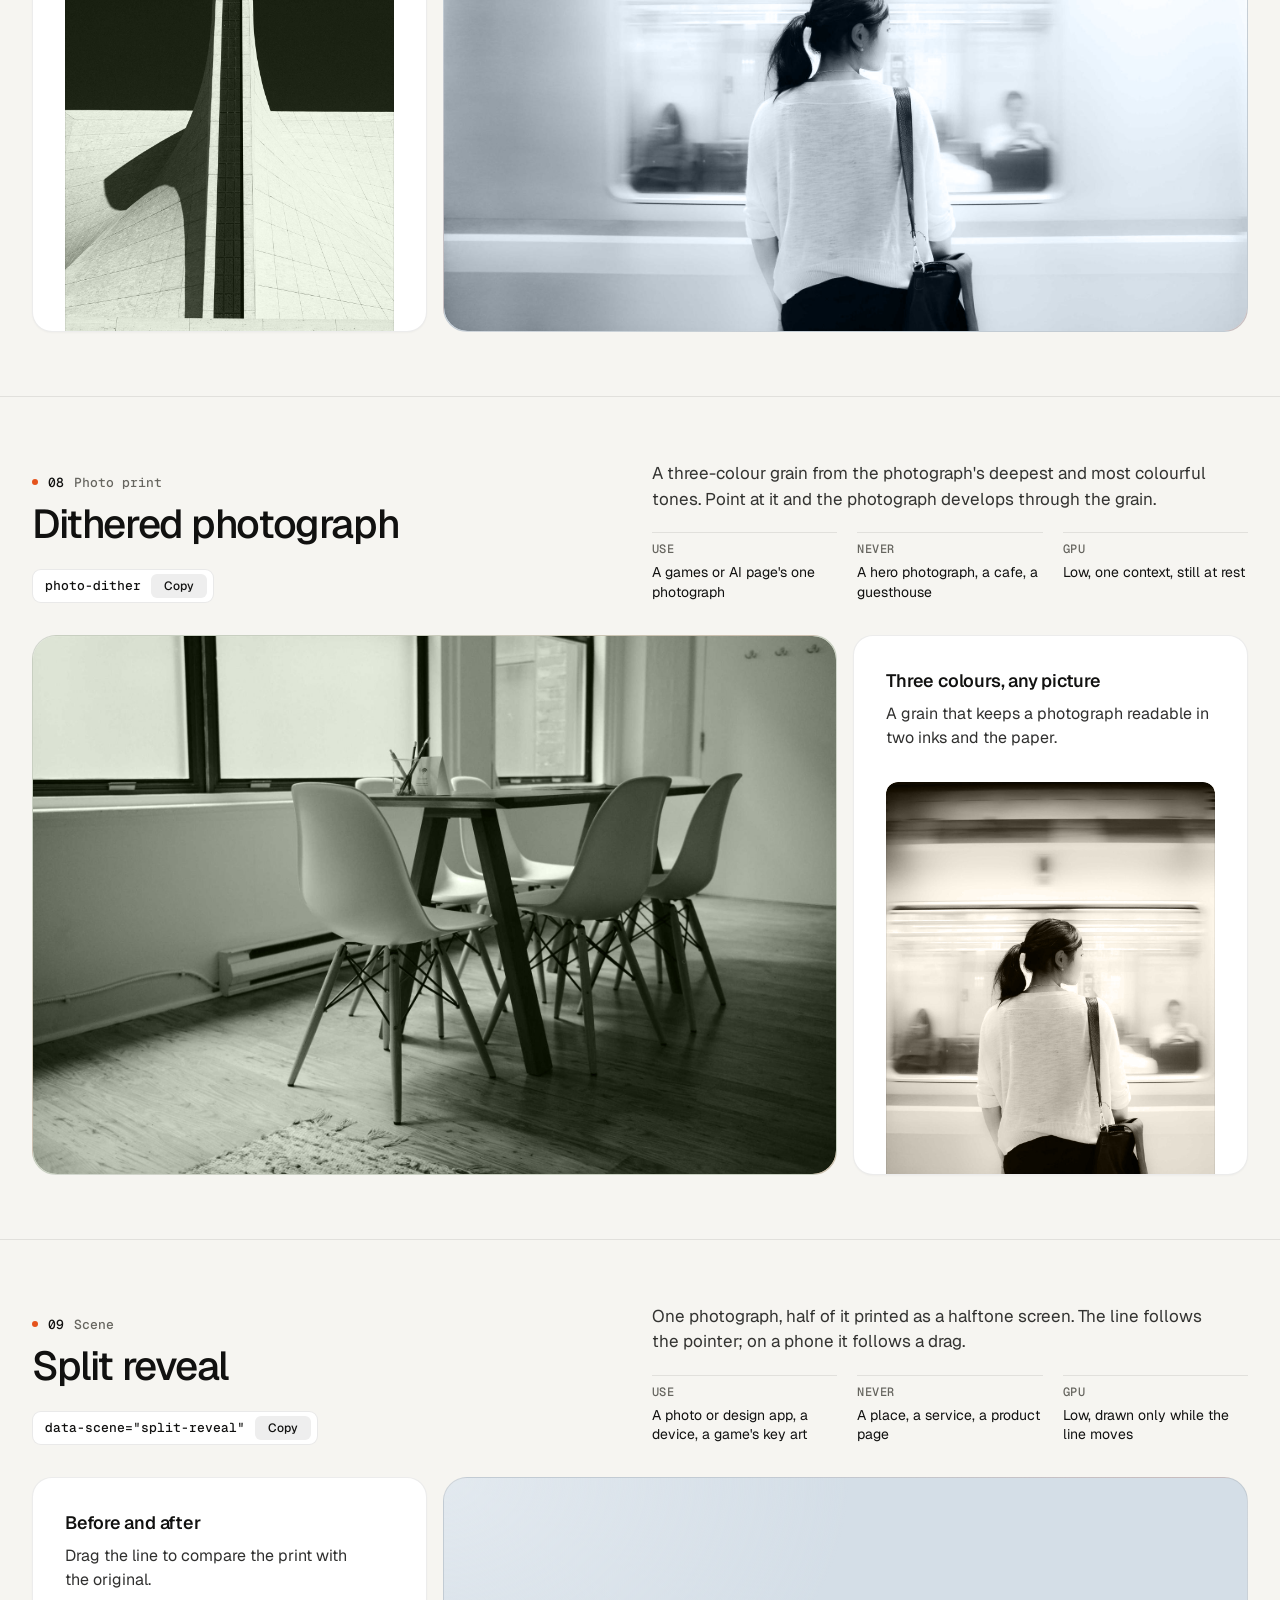
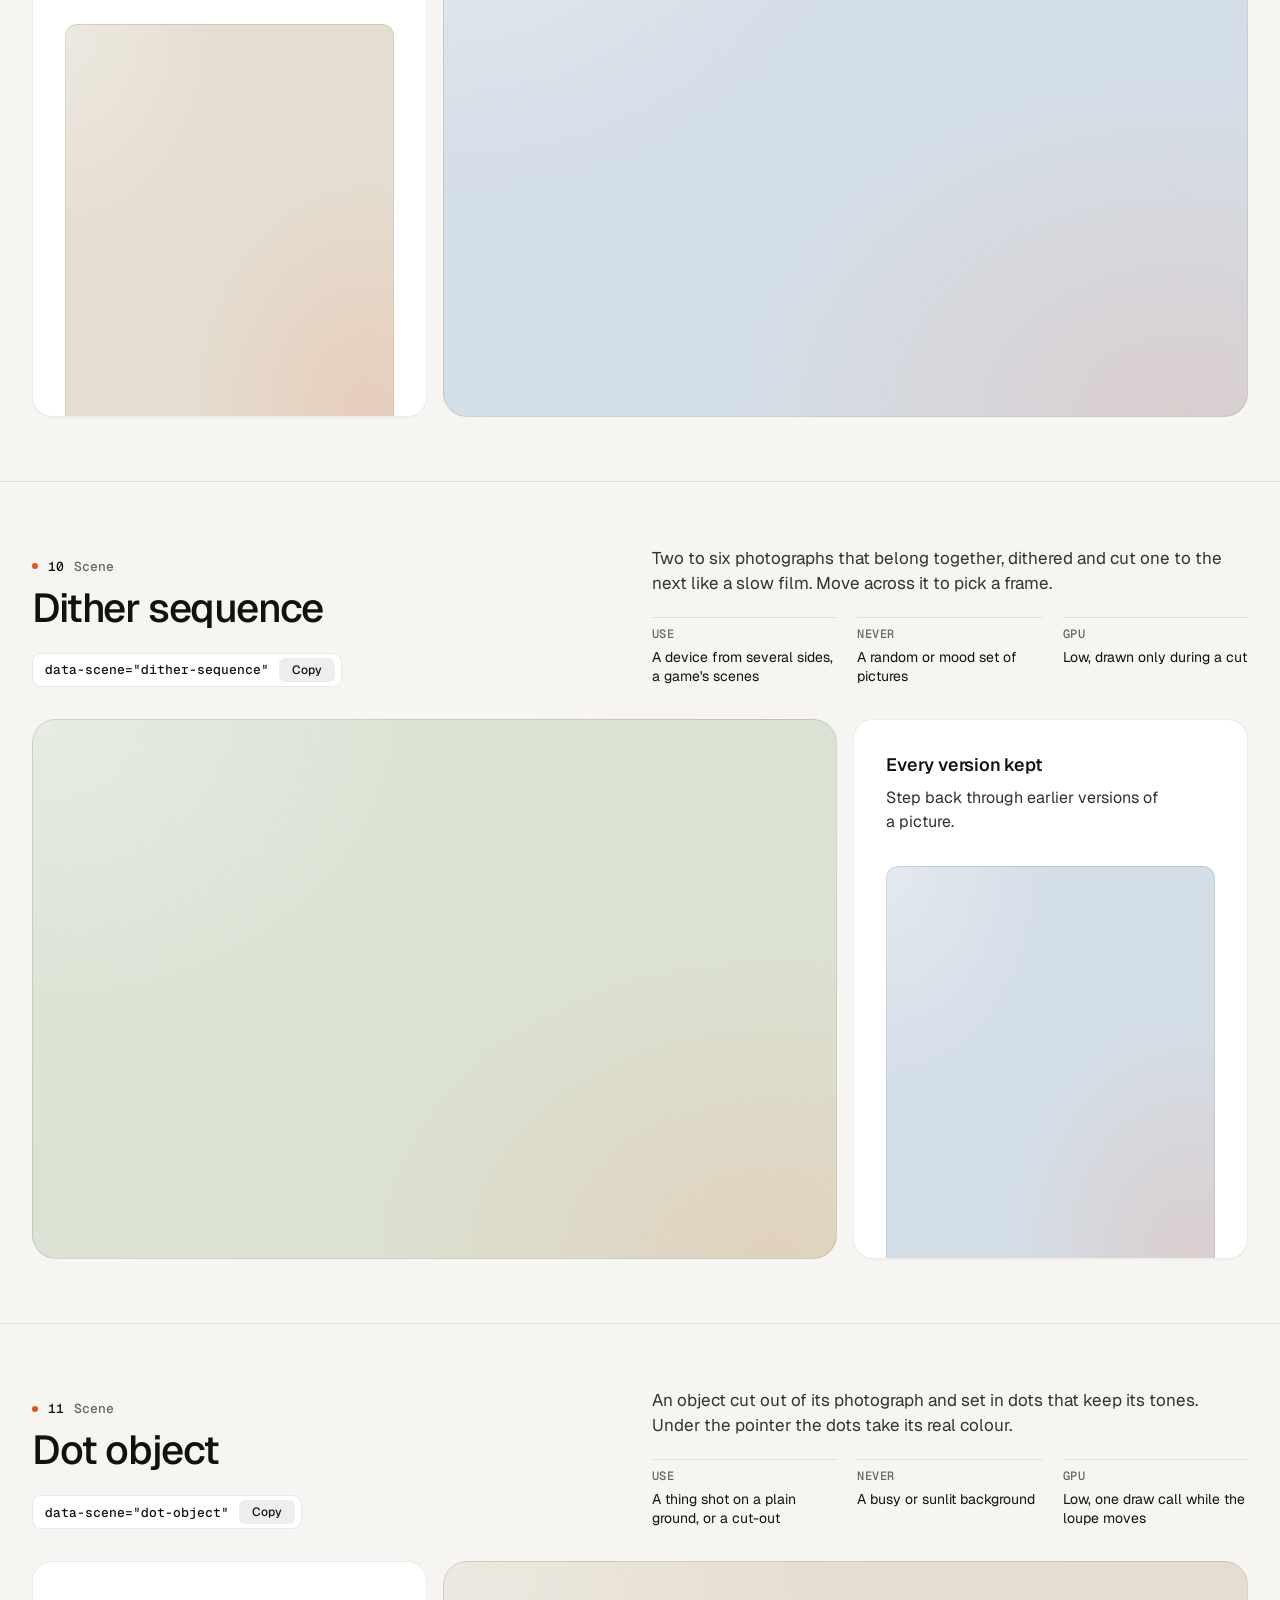
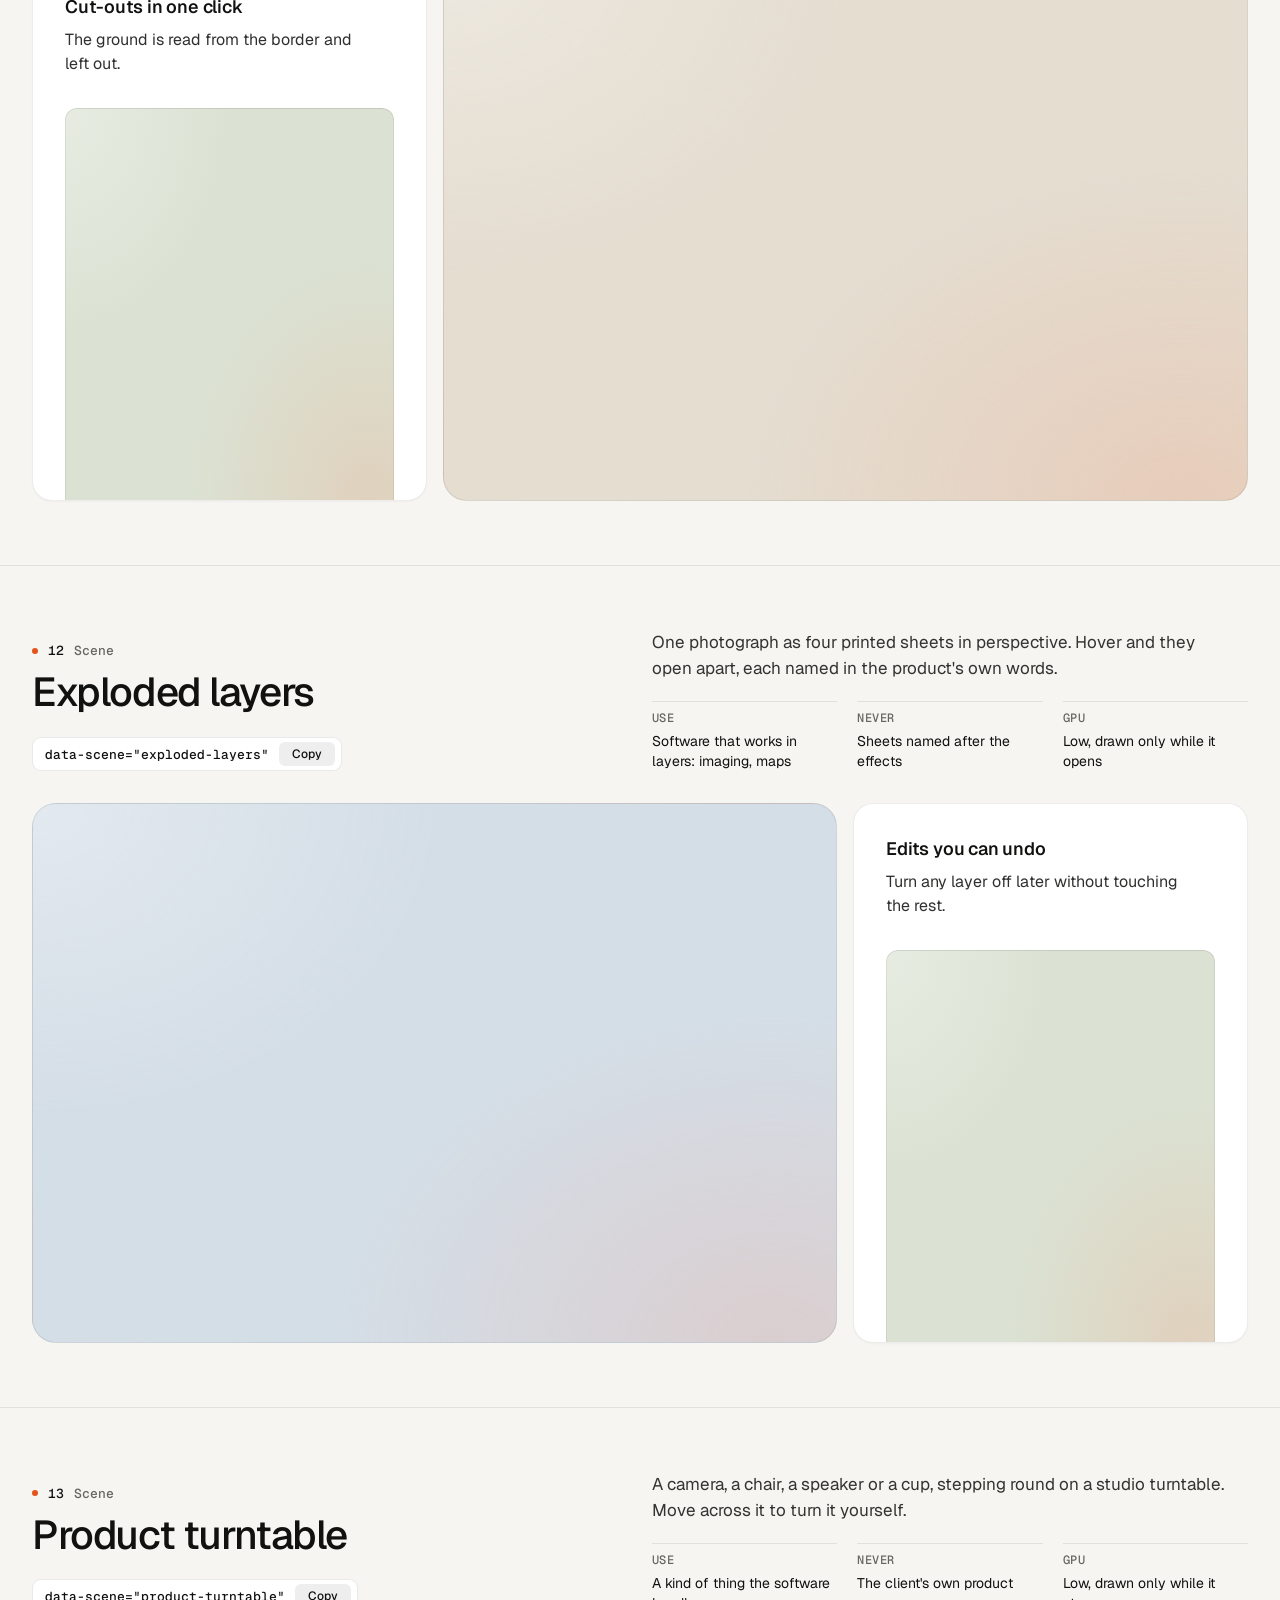
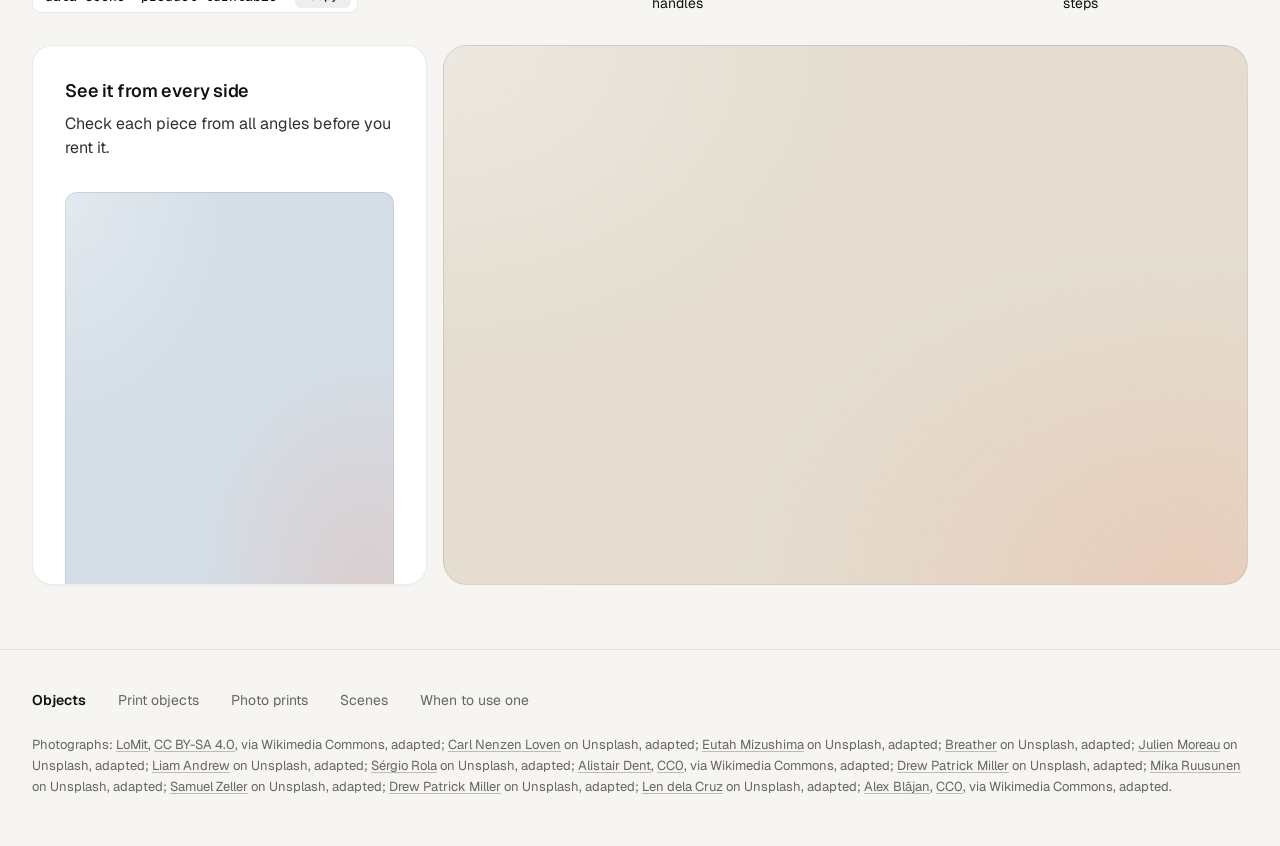
<file: landing/assets/objects/index.html>
<!doctype html>
<html lang="en" data-palette="paper">
<head>
<script>window.__tpGlMax = 16;   /* a gallery shows many live effects at once; a page of a site keeps the default 4 (fx.js) */</script>
<meta charset="utf-8">
<meta name="viewport" content="width=device-width, initial-scale=1">
<title>Objects</title>
<meta name="description" content="Thirteen objects for one strong moment a page: products drawn in code, photographs printed by a shader, scenes that answer the pointer.">
<link rel="icon" href="data:,">
<link rel="preconnect" href="https://fonts.googleapis.com">
<link rel="preconnect" href="https://fonts.gstatic.com" crossorigin>
<link href="https://fonts.googleapis.com/css2?family=Geist:wght@300..700&family=Geist+Mono:wght@400;500&display=swap" rel="stylesheet">
<link rel="stylesheet" href="../ui/base.css">
<link rel="stylesheet" href="../ui/cards.css">
<style>
  /* palettes: page tokens, four grounds (--g1 sand, --g2 sky, --g3 sage, --g4 deep) and the globe's sea */
  :root {
    --font-text: "Geist", system-ui, sans-serif; --font-mono: "Geist Mono", ui-monospace, monospace;
    --ease: cubic-bezier(.2, .7, .2, 1);
    --gutter: 32px; --max: 1312px;
  }
  [data-palette="paper"] { --bg: #f6f5f1; --card: #ffffff; --surface: #ffffff; --ink: #111110; --muted: #66655f; --accent: #e5531c; --accent-ink: #ffffff;
    --g1: #e4ddd0; --g2: #d4dee7; --g3: #dbe2d3; --g4: #1a2230; --sea: #2f6aa8; --line: rgb(17 17 16 / 0.09); }
  [data-palette="stone"] { --bg: #e6e5e1; --card: #f3f2ef; --surface: #f3f2ef; --ink: #1a1b1d; --muted: #5d5e62; --accent: #2456d6; --accent-ink: #ffffff;
    --g1: #d6d5d0; --g2: #c9d4df; --g3: #dad3c6; --g4: #1d2633; --sea: #2456d6; --line: rgb(26 27 29 / 0.1); }
  [data-palette="graphite"] { --bg: #0b0b0c; --card: #141416; --surface: #141416; --ink: #f2f2ef; --muted: #96979c; --accent: #ff7a3c; --accent-ink: #120c08;
    --g1: #1e1d1b; --g2: #17202a; --g3: #1b201b; --g4: #23262c; --sea: #4f9be0; --line: rgb(242 242 239 / 0.09); }
  [data-palette="night"] { --bg: #070b14; --card: #0e1420; --surface: #0e1420; --ink: #e9edf3; --muted: #8b94a4; --accent: #5ab9fc; --accent-ink: #07101a;
    --g1: #121a29; --g2: #0f2231; --g3: #16202b; --g4: #1b2536; --sea: #5ab9fc; --line: rgb(233 237 243 / 0.09); }

  * { box-sizing: border-box; }
  html { scroll-padding-top: 64px; }
  html, body { margin: 0; }
  body { font-family: var(--font-text); background: var(--bg); color: var(--ink); -webkit-font-smoothing: antialiased; font-size: 16px; line-height: 1.5;
    transition: background-color 320ms var(--ease), color 320ms var(--ease); }
  a { color: inherit; }
  .wrap { max-width: var(--max); margin: 0 auto; padding: 0 var(--gutter); }

  /* ------------------------------------------------ the bar */
  .bar { position: sticky; top: 0; z-index: 30; background: color-mix(in oklab, var(--bg) 84%, transparent); backdrop-filter: blur(16px) saturate(1.2); border-bottom: 1px solid var(--line); }
  .bar__in { height: 64px; display: flex; align-items: center; gap: 32px; }
  .brand { display: inline-flex; align-items: center; gap: 10px; font-weight: 600; font-size: 15px; letter-spacing: -0.01em; text-decoration: none; }
  .brand svg { width: 22px; height: 22px; }
  .brand svg .a { fill: var(--accent); transition: transform 420ms var(--ease); transform-origin: 11px 11px; }
  .brand:hover svg .a { transform: rotate(90deg); }
  .nav { display: flex; gap: 24px; font-size: 14px; }
  .nav a { position: relative; text-decoration: none; color: var(--muted); transition: color 180ms ease; padding: 6px 0; }
  .nav a::after { content: ""; position: absolute; left: 0; right: 0; bottom: 0; height: 1px; background: currentColor; transform: scaleX(0); transform-origin: left; transition: transform 260ms var(--ease); }
  .nav a:hover { color: var(--ink); }
  .nav a:hover::after { transform: scaleX(1); }
  .sp { flex: 1; }
  .swatches { display: flex; align-items: center; gap: 6px; padding: 4px; border-radius: 999px; border: 1px solid var(--line); background: var(--card); }
  .sw { position: relative; width: 26px; height: 26px; border-radius: 50%; border: 0; padding: 0; cursor: pointer; background: linear-gradient(135deg, var(--s-bg) 0 50%, var(--s-ac) 50% 100%);
    box-shadow: inset 0 0 0 1px rgb(0 0 0 / 0.12); transition: transform 200ms var(--ease); }
  .sw::after { content: ""; position: absolute; inset: -3px; border-radius: 50%; box-shadow: 0 0 0 1.5px var(--ink); opacity: 0; transform: scale(0.8); transition: opacity 200ms ease, transform 260ms var(--ease); }
  .sw:hover { transform: scale(1.08); }
  .sw:active { transform: scale(0.94); }
  .sw[aria-pressed="true"]::after { opacity: 1; transform: scale(1); }
  .sw:focus-visible { outline: 2px solid var(--ink); outline-offset: 3px; }
  .sw-label { font-size: 13px; color: var(--muted); min-width: 60px; text-align: right; }

  /* ------------------------------------------------ grounds: a soft lit mesh of the ground's own tone, a fine grain */
  .gr, .card > .panel.gr { --calm-k: 0%; background-color: var(--pg);
    background-image:
      radial-gradient(80% 90% at 92% 100%, color-mix(in oklab, var(--accent) 13%, var(--pg)), transparent 68%),
      radial-gradient(70% 80% at 0% 0%, color-mix(in oklab, var(--lift, #ffffff) var(--lift-k, 34%), var(--pg)), transparent 72%); }
  .gr.dk, [data-palette="graphite"] .gr, [data-palette="night"] .gr { --lift: #ffffff; --lift-k: 6%; }
  .grain { position: absolute; inset: 0; z-index: 0; pointer-events: none; opacity: .32; mix-blend-mode: soft-light; border-radius: inherit;
    background-image: url("data:image/svg+xml;utf8,<svg xmlns='http://www.w3.org/2000/svg' width='160' height='160'><filter id='n'><feTurbulence type='fractalNoise' baseFrequency='.85' numOctaves='2' stitchTiles='stitch'/><feColorMatrix values='0 0 0 0 .5  0 0 0 0 .5  0 0 0 0 .5  0 0 0 .9 0'/></filter><rect width='100%' height='100%' filter='url(%23n)'/></svg>"); }
  .slot { position: absolute; inset: 0; z-index: 1; border-radius: inherit; }
  .slot > .host { position: absolute; inset: 0; border-radius: inherit; overflow: hidden; }

  /* ------------------------------------------------ hero */
  .hero { min-height: calc(100svh - 64px); display: grid; align-items: center; padding: 56px 0; }
  .hero__grid { display: grid; grid-template-columns: repeat(12, minmax(0, 1fr)); gap: 24px; align-items: center; }
  .hero__copy { grid-column: 1 / span 5; }
  .hero h1 { margin: 0; font-size: clamp(44px, 3.4vw + 12px, 72px); line-height: 1.02; letter-spacing: -0.045em; font-weight: 520; text-wrap: balance; }
  .hero__lede { margin: 24px 0 0; font-size: 19px; line-height: 1.5; color: var(--muted); max-width: 40ch; text-wrap: pretty; }
  .index { margin: 40px 0 0; padding: 0; list-style: none; border-top: 1px solid var(--line); max-width: 460px; }
  .index a { display: grid; grid-template-columns: 1fr auto 20px; align-items: center; gap: 16px; padding: 14px 0; border-bottom: 1px solid var(--line); text-decoration: none; font-size: 16px; font-weight: 500; }
  .index a span { font: 500 13px/1 var(--font-mono); color: var(--muted); }
  .index a svg { width: 16px; height: 16px; transition: transform 260ms var(--ease); }
  .index a:hover svg { transform: translateX(4px); }
  .hero__pics { grid-column: 7 / span 6; display: grid; grid-template-columns: 1fr 1fr; gap: 16px; height: min(70svh, 660px); min-height: 440px; }
  .pic { position: relative; overflow: clip; border-radius: 20px; border: 1px solid var(--line); isolation: isolate; }
  .pic img { position: absolute; inset: 0; width: 100%; height: 100%; object-fit: cover; object-position: 50% 42%; display: block; }
  .pic--down { margin-top: 48px; }

  /* ------------------------------------------------ an object, one screen */
  .obj { min-height: calc(100svh - 64px); display: grid; align-content: center; padding: 64px 0; border-top: 1px solid var(--line); }
  .obj__head { display: grid; grid-template-columns: repeat(12, minmax(0, 1fr)); gap: 24px; align-items: end; margin-bottom: 32px; }
  .obj__title { grid-column: 1 / span 5; }
  .obj__n { margin: 0 0 14px; font: 500 13px/1 var(--font-mono); color: var(--muted); display: flex; gap: 10px; align-items: center; }
  .obj__n b { color: var(--ink); font-weight: 500; }
  .obj__n i { width: 6px; height: 6px; border-radius: 50%; background: var(--accent); display: inline-block; }
  .obj h2 { margin: 0; font-size: clamp(34px, 1.9vw + 16px, 52px); line-height: 1.04; letter-spacing: -0.035em; font-weight: 520; text-wrap: balance; }
  .obj__about { grid-column: 7 / span 6; }
  .obj__line { margin: 0; font-size: 17px; line-height: 1.5; color: color-mix(in oklab, var(--ink) 82%, var(--bg)); max-width: 52ch; text-wrap: pretty; }
  .facts { display: grid; grid-template-columns: repeat(3, minmax(0, 1fr)); gap: 20px; margin: 20px 0 0; }
  .facts div { border-top: 1px solid var(--line); padding-top: 10px; }
  .facts dt { font: 500 12px/1 var(--font-mono); color: var(--muted); text-transform: uppercase; letter-spacing: .04em; }
  .facts dd { margin: 8px 0 0; font-size: 14px; line-height: 1.4; }
  .copy { margin-top: 24px; display: inline-flex; align-items: center; gap: 10px; height: 34px; padding: 0 6px 0 12px; border-radius: 9px; border: 1px solid var(--line);
    background: var(--card); color: var(--ink); font: 500 13px/1 var(--font-mono); cursor: pointer; transition: border-color 180ms ease, transform 160ms var(--ease); }
  .copy:hover { border-color: color-mix(in oklab, var(--ink) 24%, transparent); }
  .copy:active { transform: scale(0.97); }
  .copy:focus-visible { outline: 2px solid var(--ink); outline-offset: 2px; }
  .copy em { font-style: normal; display: inline-grid; place-items: center; height: 24px; padding: 0 8px; border-radius: 6px; background: color-mix(in oklab, var(--ink) 7%, transparent); font-family: var(--font-text); font-size: 12px; overflow: hidden; }
  .copy em span { grid-area: 1 / 1; transition: transform 260ms var(--ease), opacity 200ms ease; }
  .copy em span + span { transform: translateY(110%); opacity: 0; }
  .copy.done em span:first-child { transform: translateY(-110%); opacity: 0; }
  .copy.done em span + span { transform: none; opacity: 1; }

  .duo { display: grid; grid-template-columns: repeat(12, minmax(0, 1fr)); gap: 16px; height: clamp(400px, calc(100svh - 360px), 600px); }
  .big { grid-column: 1 / span 8; position: relative; overflow: clip; isolation: isolate; border-radius: 24px; border: 1px solid var(--line); }
  .duo .card { grid-column: 9 / span 4; }
  .obj:nth-of-type(even) .big { grid-column: 5 / span 8; grid-row: 1; }
  .obj:nth-of-type(even) .duo .card { grid-column: 1 / span 4; grid-row: 1; }
  .duo .card > .panel { flex: 1 1 auto; min-height: 0; }

  /* ------------------------------------------------ footer */
  .foot { border-top: 1px solid var(--line); padding: 40px 0 48px; font-size: 14px; color: var(--muted); }
  .foot__row { display: flex; flex-wrap: wrap; gap: 12px 32px; align-items: baseline; }
  .foot__row b { color: var(--ink); font-weight: 600; }
  .foot__row a { text-decoration: none; }
  .foot__row a:hover { color: var(--ink); }
  .credits { margin: 24px 0 0; font-size: 13px; line-height: 1.6; color: var(--muted); }
  .credits a { text-decoration: underline; text-decoration-color: color-mix(in oklab, currentColor 40%, transparent); text-underline-offset: 2px; }

  @media (max-width: 1023px) {
    .hero__copy, .hero__pics { grid-column: 1 / -1; }
    .hero__pics { height: auto; min-height: 0; }
    .pic { aspect-ratio: 3 / 4; }
    .obj__title, .obj__about { grid-column: 1 / -1; }
    .duo { height: auto; grid-template-columns: minmax(0, 1fr); }
    .big, .duo .card, .obj:nth-of-type(even) .big, .obj:nth-of-type(even) .duo .card { grid-column: 1 / -1; grid-row: auto; }
    .big { aspect-ratio: 4 / 3; }
    .duo .card > .panel { flex: none; height: 320px; }
  }
  @media (max-width: 760px) {
    :root { --gutter: 16px; }
    .nav, .sw-label { display: none; }
    .hero { padding: 32px 0 40px; }
    .hero__lede { font-size: 17px; }
    .hero__pics { gap: 10px; }
    .pic { border-radius: 16px; }
    .pic--down { margin-top: 28px; }
    .obj { padding: 72px 0; min-height: 0; }
    .obj .wrap { display: flex; flex-direction: column; }
    .obj__head, .obj__about { display: contents; }
    .obj__title { order: 1; margin-bottom: 16px; }
    .obj__line { order: 2; margin-bottom: 28px; }
    .duo { order: 3; }
    .facts { order: 4; margin-top: 28px; }
    .copy, .index { display: none; }
    .facts { grid-template-columns: minmax(0, 1fr); gap: 0; }
    .facts div { display: grid; grid-template-columns: 96px 1fr; gap: 12px; padding: 10px 0; }
    .facts dd { margin: 0; }
    .big { aspect-ratio: 4 / 5; border-radius: 18px; }
    .duo .card > .panel { height: 300px; }
  }
  @media (prefers-reduced-motion: reduce) { *, *::before, *::after { transition-duration: 0ms !important; } }
</style>
</head>
<body>
<header class="bar">
  <div class="wrap bar__in">
    <a class="brand" href="#top" aria-label="Objects, back to the top">
      <svg viewBox="0 0 22 22" aria-hidden="true"><rect x="1" y="1" width="20" height="20" rx="6" fill="currentColor"/><rect class="a" x="7" y="7" width="8" height="8" rx="2"/></svg>
      Objects
    </a>
    <nav class="nav" aria-label="Families">
      <a href="#print-cup">Print objects</a>
      <a href="#photo-halftone">Photo prints</a>
      <a href="#split-reveal">Scenes</a>
    </nav>
    <span class="sp"></span>
    <span class="sw-label" id="sw-label">Paper</span>
    <div class="swatches" role="group" aria-label="Palette">
      <button type="button" class="sw" data-pal="paper" aria-label="Paper" aria-pressed="true" style="--s-bg:#f6f5f1;--s-ac:#e5531c"></button>
      <button type="button" class="sw" data-pal="stone" aria-label="Stone" aria-pressed="false" style="--s-bg:#e6e5e1;--s-ac:#2456d6"></button>
      <button type="button" class="sw" data-pal="graphite" aria-label="Graphite" aria-pressed="false" style="--s-bg:#141416;--s-ac:#ff7a3c"></button>
      <button type="button" class="sw" data-pal="night" aria-label="Night" aria-pressed="false" style="--s-bg:#0e1420;--s-ac:#5ab9fc"></button>
    </div>
  </div>
</header>

<main id="top">
  <section class="hero">
    <div class="wrap hero__grid">
      <div class="hero__copy">
        <h1>Objects for one strong moment a page.</h1>
        <p class="hero__lede">Products drawn in code, photographs printed by a shader, and scenes that answer the pointer. A photograph leads where there is one. An object leads where there is none.</p>
        <ul class="index">
          <li><a href="#print-cup">Print objects <span>05</span><svg viewBox="0 0 16 16" fill="none" stroke="currentColor" stroke-width="1.5" aria-hidden="true"><path d="M3 8h10M9 4l4 4-4 4"/></svg></a></li>
          <li><a href="#photo-halftone">Photo prints <span>03</span><svg viewBox="0 0 16 16" fill="none" stroke="currentColor" stroke-width="1.5" aria-hidden="true"><path d="M3 8h10M9 4l4 4-4 4"/></svg></a></li>
          <li><a href="#split-reveal">Scenes <span>05</span><svg viewBox="0 0 16 16" fill="none" stroke="currentColor" stroke-width="1.5" aria-hidden="true"><path d="M3 8h10M9 4l4 4-4 4"/></svg></a></li>
        </ul>
      </div>
      <div class="hero__pics">
        <div class="pic"><img src="photo-kit/photos/lamp.jpg" width="1280" height="1757" alt="Cream ceramic table lamp on a glossy side table in low sun" decoding="async"></div>
        <article class="pic pic--down gr" style="--pg: var(--g1)" aria-label="A balanced-arm desk lamp">
          <div class="grain"></div>
          <div class="slot" data-slot='{"kind":"print","id":"print-lamp","place":"card","ground":"g1","params":{"size":1.06,"x":-0.08,"y":-0.2}}'></div>
        </article>
      </div>
    </div>
  </section>

  <!-- ===================================================== print objects -->
  <section class="obj" id="print-cup">
    <div class="wrap">
      <div class="obj__head">
        <div class="obj__title"><p class="obj__n"><i></i><b>01</b> Print object</p><h2>Cup and saucer</h2>
          <button type="button" class="copy" data-copy='<div data-print="print-cup" data-print-place="card"></div>'>data-print="print-cup"<em><span>Copy</span><span>Copied</span></em></button></div>
        <div class="obj__about">
          <p class="obj__line">A porcelain cup of coffee on its saucer, the glaze in your accent. Click it to stir.</p>
          <dl class="facts"><div><dt>Leads</dt><dd>A tableware maker with no photographs</dd></div><div><dt>As a print</dt><dd>A software card about a morning</dd></div><div><dt>GPU</dt><dd>High while it turns, one frame at rest</dd></div></dl>
        </div>
      </div>
      <div class="duo">
        <article class="big gr" style="--pg: var(--g1)"><div class="grain"></div>
          <div class="slot" data-slot='{"kind":"print","id":"print-cup","place":"hero","ground":"g1","params":{"size":0.96,"x":0.16,"y":-0.04}}'></div></article>
        <article class="card"><h3>Morning digest</h3><p>One email at 8:00 with everything that changed overnight.</p>
          <div class="panel gr" style="--pg: var(--g2)"><div class="grain"></div>
            <div class="slot" data-slot='{"kind":"print","id":"print-cup","place":"card","ground":"g2","params":{"effect":"halftone","turn":0}}'></div></div></article>
      </div>
    </div>
  </section>

  <section class="obj" id="print-wheel">
    <div class="wrap">
      <div class="obj__head">
        <div class="obj__title"><p class="obj__n"><i></i><b>02</b> Print object</p><h2>Bicycle wheel</h2>
          <button type="button" class="copy" data-copy='<div data-print="print-wheel" data-print-place="card"></div>'>data-print="print-wheel"<em><span>Copy</span><span>Copied</span></em></button></div>
        <div class="obj__about">
          <p class="obj__line">A road wheel with a tan-wall tyre, an alloy rim and 24 spokes, the hub in your accent. Click it to spin it up.</p>
          <dl class="facts"><div><dt>Leads</dt><dd>A maker of wheels or hubs, never a whole bike</dd></div><div><dt>As a print</dt><dd>A card about speed or a mechanism</dd></div><div><dt>GPU</dt><dd>High while it turns, one frame at rest</dd></div></dl>
        </div>
      </div>
      <div class="duo">
        <article class="big gr" style="--pg: var(--g2)"><div class="grain"></div>
          <div class="slot" data-slot='{"kind":"print","id":"print-wheel","place":"card","ground":"g2","params":{"size":1.34,"x":-0.08,"y":-0.3}}'></div></article>
        <article class="card"><h3>Background sync</h3><p>Runs every five minutes, whether the app is open or not.</p>
          <div class="panel gr" style="--pg: var(--g3)"><div class="grain"></div>
            <div class="slot" data-slot='{"kind":"print","id":"print-wheel","place":"card","ground":"g3","params":{"effect":"halftone","turn":0}}'></div></div></article>
      </div>
    </div>
  </section>

  <section class="obj" id="print-lamp">
    <div class="wrap">
      <div class="obj__head">
        <div class="obj__title"><p class="obj__n"><i></i><b>03</b> Print object</p><h2>Desk lamp</h2>
          <button type="button" class="copy" data-copy='<div data-print="print-lamp" data-print-place="card"></div>'>data-print="print-lamp"<em><span>Copy</span><span>Copied</span></em></button></div>
        <div class="obj__about">
          <p class="obj__line">A balanced-arm desk lamp on chrome springs, the base and shade enamelled in your accent. Click it to switch it on.</p>
          <dl class="facts"><div><dt>Leads</dt><dd>A lighting maker with no photographs</dd></div><div><dt>As a print</dt><dd>A card about focus or working late</dd></div><div><dt>GPU</dt><dd>High while it moves, one frame at rest</dd></div></dl>
        </div>
      </div>
      <div class="duo">
        <article class="big gr" style="--pg: var(--g3)"><div class="grain"></div>
          <div class="slot" data-slot='{"kind":"print","id":"print-lamp","place":"hero","ground":"g3","params":{"size":0.98,"x":0.14,"y":-0.06,"angle":-24}}'></div></article>
        <article class="card"><h3>Focus mode</h3><p>Alerts wait until you switch it off.</p>
          <div class="panel gr dk" style="--pg: var(--g4)"><div class="grain"></div>
            <div class="slot" data-slot='{"kind":"print","id":"print-lamp","place":"card","ground":"g4","params":{"effect":"dither","step":1,"turn":0}}' aria-label="A desk lamp, switched on"></div></div></article>
      </div>
    </div>
  </section>

  <section class="obj" id="print-globe">
    <div class="wrap">
      <div class="obj__head">
        <div class="obj__title"><p class="obj__n"><i></i><b>04</b> Print object</p><h2>Desk globe</h2>
          <button type="button" class="copy" data-copy='<div data-print="print-globe" data-print-place="card" data-print-params=&apos;{"effect":"engrave"}&apos;></div>'>data-print="print-globe"<em><span>Copy</span><span>Copied</span></em></button></div>
        <div class="obj__about">
          <p class="obj__line">A desk globe with the real coastlines, a brass meridian and a walnut stand. Its sea takes a blue or teal accent. Click it to spin.</p>
          <dl class="facts"><div><dt>Leads</dt><dd>A maker of globes or maps</dd></div><div><dt>As a print</dt><dd>A card about regions or shipping</dd></div><div><dt>GPU</dt><dd>High while it turns, one frame at rest</dd></div></dl>
        </div>
      </div>
      <div class="duo">
        <article class="big gr" style="--pg: var(--g2)"><div class="grain"></div>
          <div class="slot" data-slot='{"kind":"print","id":"print-globe","place":"card","ground":"g2","sea":true,"params":{"size":1.3,"x":-0.1,"y":-0.3}}'></div></article>
        <article class="card"><h3>14 regions</h3><p>Pick where your data lives. Move it later in two clicks.</p>
          <div class="panel gr dk" style="--pg: var(--g4)"><div class="grain"></div>
            <div class="slot" data-slot='{"kind":"print","id":"print-globe","place":"card","ground":"g4","sea":true,"params":{"effect":"engrave","turn":0}}'></div></div></article>
      </div>
    </div>
  </section>

  <section class="obj" id="print-cards">
    <div class="wrap">
      <div class="obj__head">
        <div class="obj__title"><p class="obj__n"><i></i><b>05</b> Print object</p><h2>Playing cards</h2>
          <button type="button" class="copy" data-copy='<div data-print="print-cards" data-print-place="card"></div>'>data-print="print-cards"<em><span>Copy</span><span>Copied</span></em></button></div>
        <div class="obj__about">
          <p class="obj__line">A stack of playing cards, the ace of diamonds face up and the backs in your accent. Click to fan them out.</p>
          <dl class="facts"><div><dt>Leads</dt><dd>A maker of card or board games</dd></div><div><dt>As a print</dt><dd>A games card about a hand or a deal</dd></div><div><dt>GPU</dt><dd>High while it moves, one frame at rest</dd></div></dl>
        </div>
      </div>
      <div class="duo">
        <article class="big gr" style="--pg: var(--g3)"><div class="grain"></div>
          <div class="slot" data-slot='{"kind":"print","id":"print-cards","place":"hero","ground":"g3","params":{"size":0.98,"x":0.16,"y":-0.04}}'></div></article>
        <article class="card"><h3>Fair draws</h3><p>Every shuffle is logged, so any player can check a deal.</p>
          <div class="panel gr" style="--pg: var(--g1)"><div class="grain"></div>
            <div class="slot" data-slot='{"kind":"print","id":"print-cards","place":"card","ground":"g1","params":{"effect":"halftone","turn":0}}'></div></div></article>
      </div>
    </div>
  </section>

  <!-- ===================================================== photo prints -->
  <section class="obj" id="photo-halftone">
    <div class="wrap">
      <div class="obj__head">
        <div class="obj__title"><p class="obj__n"><i></i><b>06</b> Photo print</p><h2>Halftone photograph</h2>
          <button type="button" class="copy" data-copy="import print from './assets/objects/photo-halftone/object.js'; print.mount(frame, { palette: fx.readPalette(frame) });">photo-halftone<em><span>Copy</span><span>Copied</span></em></button></div>
        <div class="obj__about">
          <p class="obj__line">One photograph in one ink: round dots on a 45° screen, clean paper in the light. Point at it and a loupe shows its colour.</p>
          <dl class="facts"><div><dt>Use</dt><dd>One photograph band on a design or software page</dd></div><div><dt>Never</dt><dd>A hero photograph, a cafe, a guesthouse</dd></div><div><dt>GPU</dt><dd>Low, one context, still at rest</dd></div></dl>
        </div>
      </div>
      <div class="duo">
        <article class="big gr" style="--pg: var(--g1)">
          <div class="slot" data-slot='{"kind":"photo","id":"photo-halftone","ground":"g1","photo":"concrete"}'></div></article>
        <article class="card"><h3>Screens for print</h3><p>Send any photograph to press as a one-ink halftone.</p>
          <div class="panel gr" style="--pg: var(--g2)">
            <div class="slot" data-slot='{"kind":"photo","id":"photo-halftone","ground":"g2","photo":"lamp","params":{"tint":1}}'></div></div></article>
      </div>
    </div>
  </section>

  <section class="obj" id="photo-engraving">
    <div class="wrap">
      <div class="obj__head">
        <div class="obj__title"><p class="obj__n"><i></i><b>07</b> Photo print</p><h2>Engraved photograph</h2>
          <button type="button" class="copy" data-copy="import print from './assets/objects/photo-engraving/object.js'; print.mount(frame, { palette: fx.readPalette(frame) });">photo-engraving<em><span>Copy</span><span>Copied</span></em></button></div>
        <div class="obj__about">
          <p class="obj__line">Diagonal lines that swell in the shadows and bend over the forms, over a light wash of the photograph's colour. Point at it and the lines part.</p>
          <dl class="facts"><div><dt>Use</dt><dd>A tile whose subject is the photograph</dd></div><div><dt>Never</dt><dd>A hero photograph, a cafe, a guesthouse</dd></div><div><dt>GPU</dt><dd>Low, one context, still at rest</dd></div></dl>
        </div>
      </div>
      <div class="duo">
        <article class="big gr" style="--pg: var(--g2)">
          <div class="slot" data-slot='{"kind":"photo","id":"photo-engraving","ground":"g2","photo":"platform","photoDark":"concrete"}'></div></article>
        <article class="card"><h3>Line art from a photo</h3><p>Turn a product shot into a plate for packaging.</p>
          <div class="panel gr" style="--pg: var(--g3)">
            <div class="slot" data-slot='{"kind":"photo","id":"photo-engraving","ground":"g3","photo":"concrete","photoDark":"room"}'></div></div></article>
      </div>
    </div>
  </section>

  <section class="obj" id="photo-dither">
    <div class="wrap">
      <div class="obj__head">
        <div class="obj__title"><p class="obj__n"><i></i><b>08</b> Photo print</p><h2>Dithered photograph</h2>
          <button type="button" class="copy" data-copy="import print from './assets/objects/photo-dither/object.js'; print.mount(frame, { palette: fx.readPalette(frame) });">photo-dither<em><span>Copy</span><span>Copied</span></em></button></div>
        <div class="obj__about">
          <p class="obj__line">A three-colour grain from the photograph's deepest and most colourful tones. Point at it and the photograph develops through the grain.</p>
          <dl class="facts"><div><dt>Use</dt><dd>A games or AI page's one photograph</dd></div><div><dt>Never</dt><dd>A hero photograph, a cafe, a guesthouse</dd></div><div><dt>GPU</dt><dd>Low, one context, still at rest</dd></div></dl>
        </div>
      </div>
      <div class="duo">
        <article class="big gr" style="--pg: var(--g3)">
          <div class="slot" data-slot='{"kind":"photo","id":"photo-dither","ground":"g3","photo":"room"}'></div></article>
        <article class="card"><h3>Three colours, any picture</h3><p>A grain that keeps a photograph readable in two inks and the paper.</p>
          <div class="panel gr" style="--pg: var(--g1)">
            <div class="slot" data-slot='{"kind":"photo","id":"photo-dither","ground":"g1","photo":"platform"}'></div></div></article>
      </div>
    </div>
  </section>

  <!-- ===================================================== scenes -->
  <section class="obj" id="split-reveal">
    <div class="wrap">
      <div class="obj__head">
        <div class="obj__title"><p class="obj__n"><i></i><b>09</b> Scene</p><h2>Split reveal</h2>
          <button type="button" class="copy" data-copy='<div data-scene="split-reveal" data-scene-src="assets/img/photo.jpg"></div>'>data-scene="split-reveal"<em><span>Copy</span><span>Copied</span></em></button></div>
        <div class="obj__about">
          <p class="obj__line">One photograph, half of it printed as a halftone screen. The line follows the pointer; on a phone it follows a drag.</p>
          <dl class="facts"><div><dt>Use</dt><dd>A photo or design app, a device, a game's key art</dd></div><div><dt>Never</dt><dd>A place, a service, a product page</dd></div><div><dt>GPU</dt><dd>Low, drawn only while the line moves</dd></div></dl>
        </div>
      </div>
      <div class="duo">
        <article class="big gr" style="--pg: var(--g2)">
          <div class="slot" data-slot='{"kind":"scene","id":"split-reveal","ground":"g2","src":"default"}'></div></article>
        <article class="card"><h3>Before and after</h3><p>Drag the line to compare the print with the original.</p>
          <div class="panel gr" style="--pg: var(--g1)">
            <div class="slot" data-slot='{"kind":"scene","id":"split-reveal","ground":"g1","src":"roof","params":{"side":"right","split":0.42}}'></div></div></article>
      </div>
    </div>
  </section>

  <section class="obj" id="dither-sequence">
    <div class="wrap">
      <div class="obj__head">
        <div class="obj__title"><p class="obj__n"><i></i><b>10</b> Scene</p><h2>Dither sequence</h2>
          <button type="button" class="copy" data-copy='<div data-scene="dither-sequence" data-scene-src=&apos;[{"src":"a.jpg"},{"src":"b.jpg"}]&apos;></div>'>data-scene="dither-sequence"<em><span>Copy</span><span>Copied</span></em></button></div>
        <div class="obj__about">
          <p class="obj__line">Two to six photographs that belong together, dithered and cut one to the next like a slow film. Move across it to pick a frame.</p>
          <dl class="facts"><div><dt>Use</dt><dd>A device from several sides, a game's scenes</dd></div><div><dt>Never</dt><dd>A random or mood set of pictures</dd></div><div><dt>GPU</dt><dd>Low, drawn only during a cut</dd></div></dl>
        </div>
      </div>
      <div class="duo">
        <article class="big gr" style="--pg: var(--g3)">
          <div class="slot" data-slot='{"kind":"scene","id":"dither-sequence","ground":"g3","src":"default"}'></div></article>
        <article class="card"><h3>Every version kept</h3><p>Step back through earlier versions of a picture.</p>
          <div class="panel gr" style="--pg: var(--g2)">
            <div class="slot" data-slot='{"kind":"scene","id":"dither-sequence","ground":"g2","src":"spirals","params":{"fit":"contain","autoplay":0}}'></div></div></article>
      </div>
    </div>
  </section>

  <section class="obj" id="dot-object">
    <div class="wrap">
      <div class="obj__head">
        <div class="obj__title"><p class="obj__n"><i></i><b>11</b> Scene</p><h2>Dot object</h2>
          <button type="button" class="copy" data-copy='<div data-scene="dot-object" data-scene-src="assets/img/object-on-white.jpg"></div>'>data-scene="dot-object"<em><span>Copy</span><span>Copied</span></em></button></div>
        <div class="obj__about">
          <p class="obj__line">An object cut out of its photograph and set in dots that keep its tones. Under the pointer the dots take its real colour.</p>
          <dl class="facts"><div><dt>Use</dt><dd>A thing shot on a plain ground, or a cut-out</dd></div><div><dt>Never</dt><dd>A busy or sunlit background</dd></div><div><dt>GPU</dt><dd>Low, one draw call while the loupe moves</dd></div></dl>
        </div>
      </div>
      <div class="duo">
        <article class="big gr" style="--pg: var(--g1)">
          <div class="slot" data-slot='{"kind":"scene","id":"dot-object","ground":"g1","src":"default"}'></div></article>
        <article class="card"><h3>Cut-outs in one click</h3><p>The ground is read from the border and left out.</p>
          <div class="panel gr" style="--pg: var(--g3)">
            <div class="slot" data-slot='{"kind":"scene","id":"dot-object","ground":"g3","src":"dahlia"}'></div></div></article>
      </div>
    </div>
  </section>

  <section class="obj" id="exploded-layers">
    <div class="wrap">
      <div class="obj__head">
        <div class="obj__title"><p class="obj__n"><i></i><b>12</b> Scene</p><h2>Exploded layers</h2>
          <button type="button" class="copy" data-copy='<div data-scene="exploded-layers" data-scene-src="assets/img/photo.jpg" data-scene-params=&apos;{"names":["Photo","Colour","Light","Depth"]}&apos;></div>'>data-scene="exploded-layers"<em><span>Copy</span><span>Copied</span></em></button></div>
        <div class="obj__about">
          <p class="obj__line">One photograph as four printed sheets in perspective. Hover and they open apart, each named in the product's own words.</p>
          <dl class="facts"><div><dt>Use</dt><dd>Software that works in layers: imaging, maps</dd></div><div><dt>Never</dt><dd>Sheets named after the effects</dd></div><div><dt>GPU</dt><dd>Low, drawn only while it opens</dd></div></dl>
        </div>
      </div>
      <div class="duo">
        <article class="big gr" style="--pg: var(--g2)">
          <div class="slot" data-slot='{"kind":"scene","id":"exploded-layers","ground":"g2","src":"default","params":{"names":["Photo","Colour","Light","Depth"]}}'></div></article>
        <article class="card"><h3>Edits you can undo</h3><p>Turn any layer off later without touching the rest.</p>
          <div class="panel gr" style="--pg: var(--g3)">
            <div class="slot" data-slot='{"kind":"scene","id":"exploded-layers","ground":"g3","src":"lattice"}'></div></div></article>
      </div>
    </div>
  </section>

  <section class="obj" id="product-turntable">
    <div class="wrap">
      <div class="obj__head">
        <div class="obj__title"><p class="obj__n"><i></i><b>13</b> Scene</p><h2>Product turntable</h2>
          <button type="button" class="copy" data-copy='<div data-scene="product-turntable" data-scene-params=&apos;{"form":"chair"}&apos;></div>'>data-scene="product-turntable"<em><span>Copy</span><span>Copied</span></em></button></div>
        <div class="obj__about">
          <p class="obj__line">A camera, a chair, a speaker or a cup, stepping round on a studio turntable. Move across it to turn it yourself.</p>
          <dl class="facts"><div><dt>Use</dt><dd>A kind of thing the software handles</dd></div><div><dt>Never</dt><dd>The client's own product</dd></div><div><dt>GPU</dt><dd>Low, drawn only while it steps</dd></div></dl>
        </div>
      </div>
      <div class="duo">
        <article class="big gr" style="--pg: var(--g1)">
          <div class="slot" data-slot='{"kind":"scene","id":"product-turntable","ground":"g1","params":{"form":"camera"}}' aria-label="A camera on a turntable"></div></article>
        <article class="card"><h3>See it from every side</h3><p>Check each piece from all angles before you rent it.</p>
          <div class="panel gr" style="--pg: var(--g2)">
            <div class="slot" data-slot='{"kind":"scene","id":"product-turntable","ground":"g2","params":{"form":"chair","start":-40,"autoplay":0}}' aria-label="A side chair"></div></div></article>
      </div>
    </div>
  </section>
</main>

<footer class="foot">
  <div class="wrap">
    <div class="foot__row">
      <b>Objects</b>
      <a href="_print-core/README.md">Print objects</a>
      <a href="photo-kit/README.md">Photo prints</a>
      <a href="_scenes/README.md">Scenes</a>
      <a href="../../references/effects-objects.md">When to use one</a>
    </div>
    <p class="credits" id="credits"></p>
  </div>
</footer>

<script type="module">
  /*
    The showcase's own mounting: every [data-slot] mounts when it comes near the screen and is destroyed
    when it leaves, and never more than MAX are mounted at once, so the page holds at most 4 live WebGL
    contexts (each mounted object holds one at most; still print objects hold none).
  */
  import fx from '../effects/fx.js';
  import { creditsLine } from './photo-kit/photo.js';
  import { DEFAULT_PHOTO as SPLIT } from './split-reveal/object.js';
  import { DEFAULT_SEQUENCE } from './dither-sequence/object.js';
  import { DEFAULT_PHOTO as TULIP } from './dot-object/object.js';
  import { DEFAULT_PHOTO as MIXER } from './exploded-layers/object.js';

  const MAX = 4, CAP = { print: 4, photo: 3, scene: 4 };
  const root = document.documentElement;
  const q = new URLSearchParams(location.search);
  const U = 'https://unsplash.com/license', CC0 = 'https://creativecommons.org/publicdomain/zero/1.0/';
  const SRC = {
    roof: { id: 618, ratio: 1.5, alt: 'Curving glass and steel lattice roof in black and white', by: 'Mika Ruusunen', licence: 'Unsplash licence', licenceUrl: U, page: 'https://unsplash.com/photos/ypVM8PnygUo' },
    lattice: { id: 893, ratio: 1.5, alt: 'Curved latticed building facade forming sweeping lines', by: 'Samuel Zeller', licence: 'Unsplash licence', licenceUrl: U, page: 'https://unsplash.com/photos/j0g8taxHZa0' },
    spirals: [
      { id: 949, ratio: 0.66, alt: 'A white spiral atrium under a glass dome, seen from below', by: 'Drew Patrick Miller', licence: 'Unsplash licence', licenceUrl: U, page: 'https://unsplash.com/photos/VLT62-JzddA' },
      { id: 679, ratio: 1, alt: 'Spiralling concrete curves around a small round window', by: 'Len dela Cruz', licence: 'Unsplash licence', licenceUrl: U, page: 'https://unsplash.com/photos/ScEKf8u7y-c' },
    ],
    dahlia: { id: 'commons-minimal-orange-dahlia', source: 'commons', ratio: 1.523, width: 5830, focus: [0.5, 0.5], alt: 'An orange dahlia on a black ground', by: 'Alex Blăjan', licence: 'CC0', licenceUrl: CC0,
      url: 'https://upload.wikimedia.org/wikipedia/commons/5/5e/Minimal_orange_dahlia_%28Unsplash%29.jpg', page: 'https://commons.wikimedia.org/wiki/File:Minimal_orange_dahlia_(Unsplash).jpg' },
  };
  const DEFAULTS = { 'split-reveal': SPLIT, 'dither-sequence': DEFAULT_SEQUENCE, 'dot-object': TULIP, 'exploded-layers': MIXER };
  const lib = await fetch(new URL('./photo-kit/photos.json', import.meta.url)).then(r => r.json()).catch(() => ({ photos: [] }));
  const PHOTOS = Object.fromEntries(lib.photos.map(p => [p.key, p]));

  // ---- palette: the page tokens, a ground's paper and an ink that reads on it
  const tok = n => getComputedStyle(root).getPropertyValue(n).trim();
  const lum = hex => { const h = hex.replace('#', ''); const c = [0, 2, 4].map(i => parseInt(h.slice(i, i + 2), 16) / 255); return 0.2126 * c[0] + 0.7152 * c[1] + 0.0722 * c[2]; };
  function paletteFor(cfg) {
    const bg = tok('--' + (cfg.ground || 'g1')), ink = tok('--ink');
    const light = lum(bg) > 0.4, pageLight = lum(ink) < 0.4;
    const gInk = light ? (pageLight ? ink : '#17181b') : (pageLight ? '#eef0f2' : ink);
    return fx.normalizePalette({ bg, surface: bg, ink: gInk, accent: cfg.sea ? tok('--sea') : tok('--accent'), accentInk: tok('--accent-ink') });
  }

  // ---- mounting
  const slots = [...document.querySelectorAll('[data-slot]')];
  const st = new Map(slots.map(el => [el, { cfg: JSON.parse(el.dataset.slot), near: false, ctrl: null, host: null, busy: false }]));
  const mods = new Map();
  const load = id => { if (!mods.has(id)) mods.set(id, import(`./${id}/object.js`).then(m => m.default)); return mods.get(id); };
  // a photo print may name a darker photograph for the dark palettes (a pale one prints as a light plate there)
  const isDark = () => lum(tok('--bg')) < 0.4;
  const photoKey = cfg => (cfg.photoDark && isDark() ? cfg.photoDark : cfg.photo);
  const srcOf = cfg => {
    if (cfg.kind === 'photo') return new URL('./photo-kit/' + PHOTOS[photoKey(cfg)].file, import.meta.url).href;
    if (!cfg.src) return undefined;
    return cfg.src === 'default' ? DEFAULTS[cfg.id] : SRC[cfg.src];
  };
  // a photo print's slot shows its photograph toned into the ground until the print draws, before it
  // mounts too: never an empty panel, even on a slow device
  function underlay(box, cfg) {
    if (cfg.kind !== 'photo') return;
    const p = PHOTOS[photoKey(cfg)];
    Object.assign(box.style, { backgroundColor: 'var(--pg)', backgroundImage: 'url(' + srcOf(cfg) + ')', backgroundSize: 'cover',
      backgroundPosition: (p.focus[0] * 100) + '% ' + (p.focus[1] * 100) + '%', backgroundBlendMode: 'luminosity' });
  }
  async function mount(el) {
    const s = st.get(el);
    s.busy = true;
    try {
      const obj = await load(s.cfg.id);
      if (!s.want) return;
      const host = document.createElement('div');
      host.className = 'host';
      if (el.hasAttribute('aria-label')) host.setAttribute('aria-label', el.getAttribute('aria-label'));
      el.appendChild(host);
      const cfg = s.cfg, palette = paletteFor(cfg);
      let ctrl;
      if (cfg.kind === 'print') ctrl = obj.mount(host, { place: cfg.place, params: cfg.params || {}, palette });
      else if (cfg.kind === 'photo') {
        const p = PHOTOS[photoKey(cfg)];
        s.photo = photoKey(cfg);
        underlay(host, cfg);
        ctrl = obj.mount(host, { palette, src: srcOf(cfg), params: { focusX: p.focus[0], focusY: p.focus[1], ...(cfg.params || {}) } });
      } else ctrl = obj.mount(host, { palette, src: srcOf(cfg), params: cfg.params || {} });
      s.ctrl = ctrl; s.host = host;
    } catch (e) { console.warn('objects:', s.cfg.id, e); }
    finally { s.busy = false; if (!s.want && s.ctrl) unmount(el); schedule(); }
  }
  function unmount(el) {
    const s = st.get(el);
    if (!s.ctrl) return;
    try { s.ctrl.destroy(); } catch (e) { console.warn(e); }
    s.host?.remove();
    s.ctrl = null; s.host = null;
  }
  let queued = 0;
  function reconcile() {
    queued = 0;
    const mid = innerHeight / 2;
    const dist = el => { const r = el.getBoundingClientRect(); return Math.abs((r.top + r.bottom) / 2 - mid); };
    // the nearest first, at most MAX, and at most CAP of one family (photo-kit warns past 3)
    const near = [], kinds = {};
    for (const el of slots.filter(e => st.get(e).near).sort((a, b) => dist(a) - dist(b))) {
      const k = st.get(el).cfg.kind;
      if (near.length < MAX && (kinds[k] || 0) < CAP[k]) { near.push(el); kinds[k] = (kinds[k] || 0) + 1; }
    }
    const want = new Set(near);
    for (const el of slots) { const s = st.get(el); s.want = want.has(el); if (!s.want && s.ctrl && !s.busy) unmount(el); }
    // never more than MAX mounted (or mounting) at once
    let count = slots.filter(el => { const s = st.get(el); return s.ctrl || s.busy; }).length;
    for (const el of near) { const s = st.get(el); if (!s.ctrl && !s.busy && count < MAX) { count++; mount(el); } }
  }
  const schedule = () => { if (!queued) queued = requestAnimationFrame(reconcile); };
  const io = new IntersectionObserver(es => { for (const e of es) st.get(e.target).near = e.isIntersecting; schedule(); }, { rootMargin: '60% 0px' });
  slots.forEach(el => io.observe(el));
  addEventListener('scroll', schedule, { passive: true });
  addEventListener('resize', schedule, { passive: true });

  // ---- palette switch
  const PAL = ['paper', 'stone', 'graphite', 'night'];
  const label = document.getElementById('sw-label');
  function setPalette(name, save) {
    if (!PAL.includes(name)) name = 'paper';
    root.dataset.palette = name;
    for (const b of document.querySelectorAll('[data-pal]')) b.setAttribute('aria-pressed', String(b.dataset.pal === name));
    label.textContent = name[0].toUpperCase() + name.slice(1);
    for (const [el, s] of st) {
      if (s.ctrl && s.cfg.kind === 'photo' && s.photo !== photoKey(s.cfg)) unmount(el);   // its photograph changes: mount it again
      else if (s.ctrl?.setPalette) s.ctrl.setPalette(paletteFor(s.cfg));
    }
    for (const [el, s] of st) underlay(el, s.cfg);
    schedule();
    if (save) try { localStorage.setItem('objects-palette', name); } catch (_) { /* private window */ }
  }
  let saved = null;
  try { saved = localStorage.getItem('objects-palette'); } catch (_) { /* private window */ }
  setPalette(q.get('palette') || saved || 'paper');
  document.querySelector('.swatches').addEventListener('click', e => { const b = e.target.closest('[data-pal]'); if (b) setPalette(b.dataset.pal, true); });

  // ---- copy a mount snippet
  document.addEventListener('click', async e => {
    const b = e.target.closest('.copy');
    if (!b) return;
    try { await navigator.clipboard.writeText(b.dataset.copy); } catch (_) { /* no clipboard: the button still answers */ }
    b.classList.add('done');
    clearTimeout(b._t); b._t = setTimeout(() => b.classList.remove('done'), 1400);
  });

  // ---- the one credit line
  const pk = ['lamp', 'concrete', 'platform', 'room'].map(k => PHOTOS[k]).filter(Boolean).map(p => ({ ...p, adapted: true }));
  const sc = [SPLIT, ...DEFAULT_SEQUENCE, TULIP, MIXER, SRC.roof, SRC.lattice, ...SRC.spirals, SRC.dahlia]
    .map(p => ({ ...p, source: p.source === 'commons' ? 'Wikimedia Commons' : (p.source || 'Unsplash'), adapted: true }));
  const seen = new Set();
  document.getElementById('credits').innerHTML = creditsLine([...pk, ...sc].filter(p => { const k = p.page || p.by; if (seen.has(k)) return false; seen.add(k); return true; }));

  // fetch every object's module and the photographs while the page is idle, so a panel mounts at once
  const prefetch = () => {
    const ids = [...new Set([...st.values()].map(s => s.cfg.id))];
    let i = 0;
    const next = () => { if (i < ids.length) load(ids[i++]).catch(() => {}).finally(() => setTimeout(next, 80)); };
    next();
    for (const p of Object.values(PHOTOS)) { const im = new Image(); im.decoding = 'async'; im.src = new URL('./photo-kit/' + p.file, import.meta.url).href; }
  };
  (window.requestIdleCallback || ((f) => setTimeout(f, 600)))(prefetch, { timeout: 1500 });

  window.__objects = { st, live: () => [...st.values()].filter(s => s.ctrl).length };
  if (document.fonts) await document.fonts.ready;
  root.dataset.ready = '1';
</script>
</body>
</html>
</file>
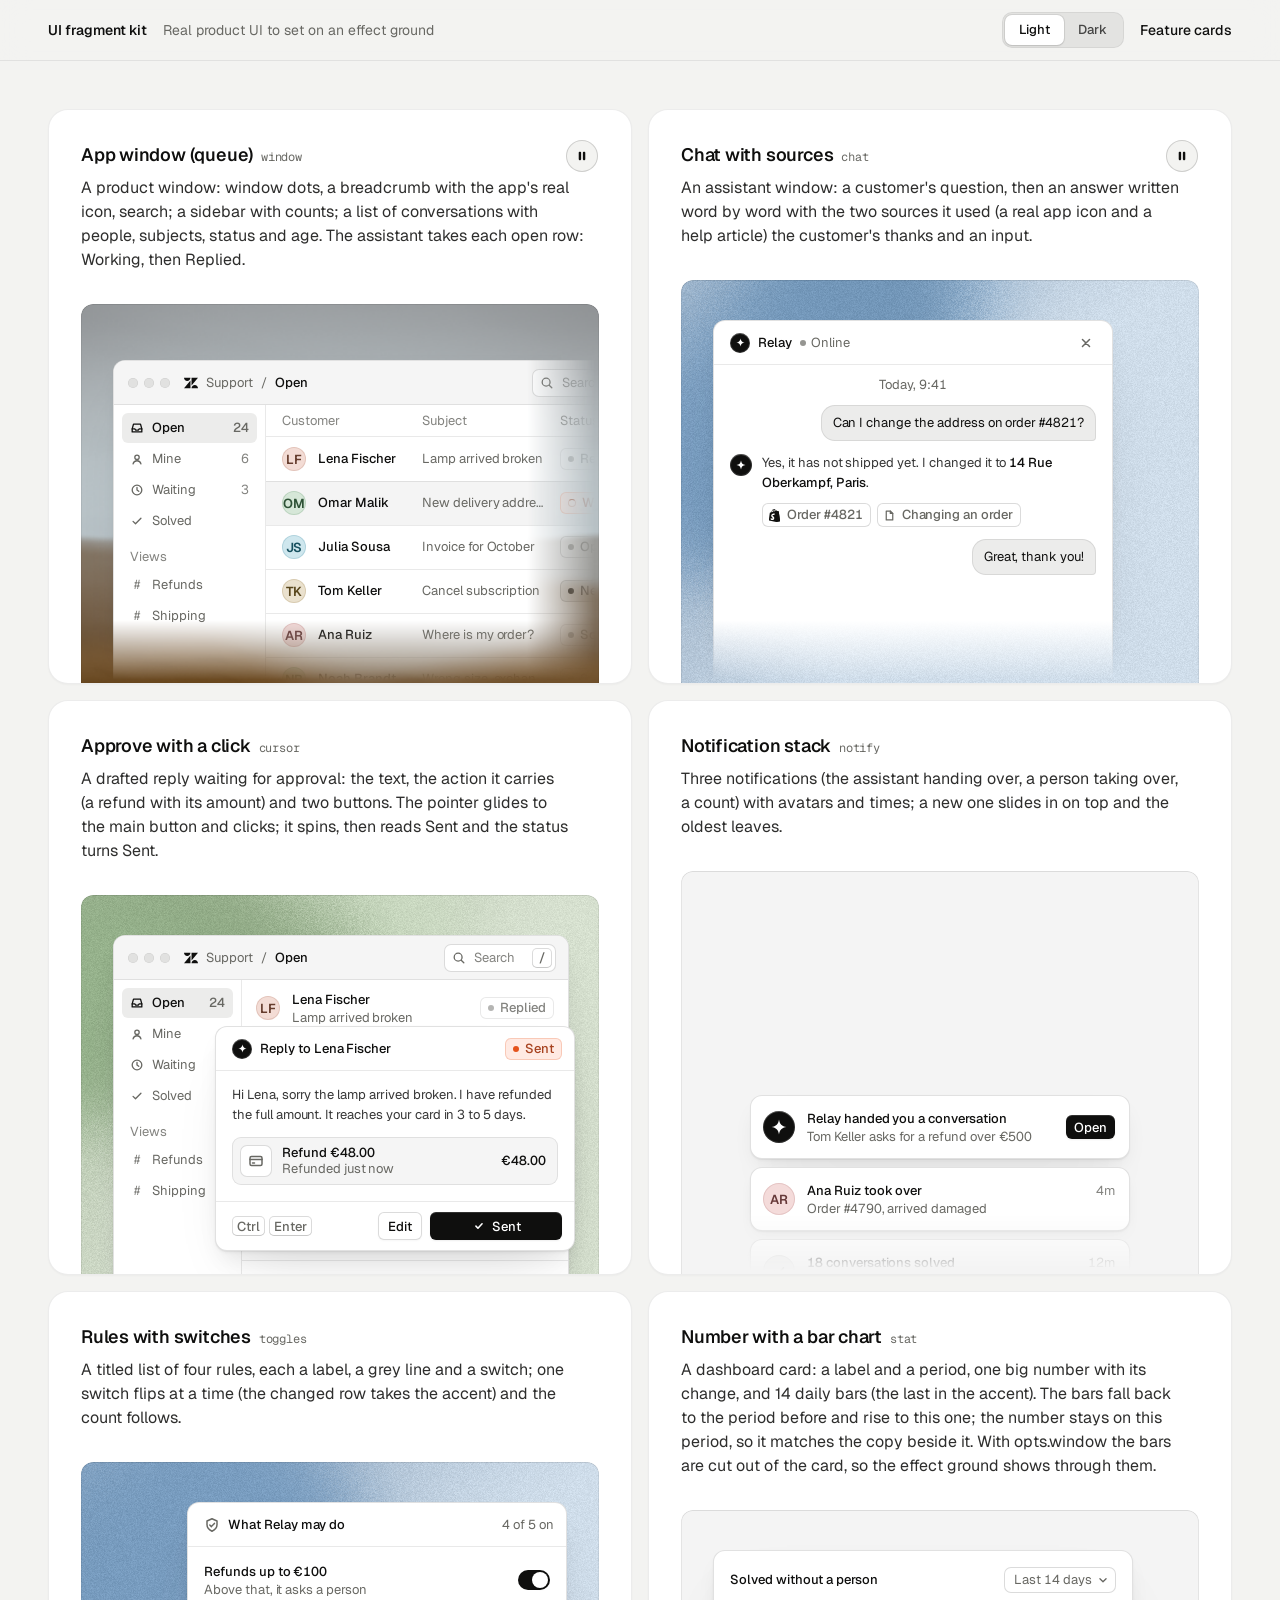
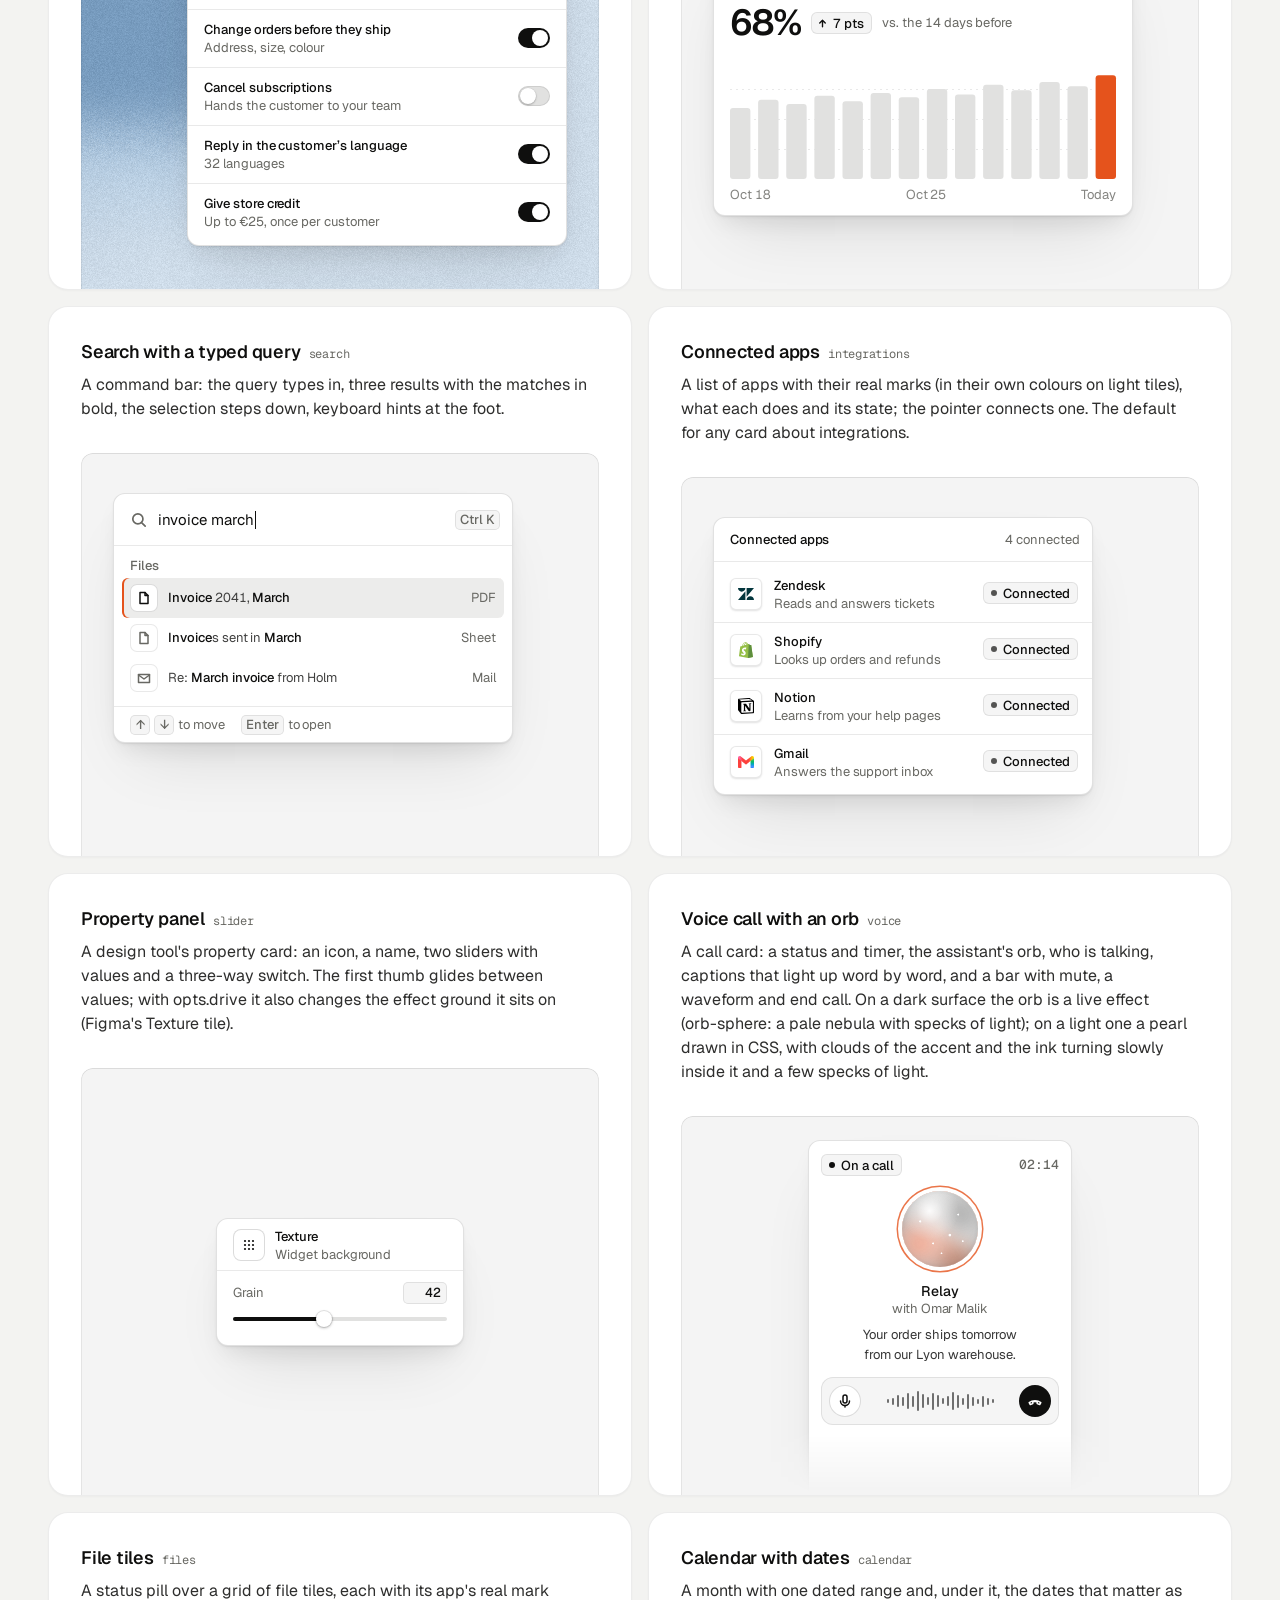
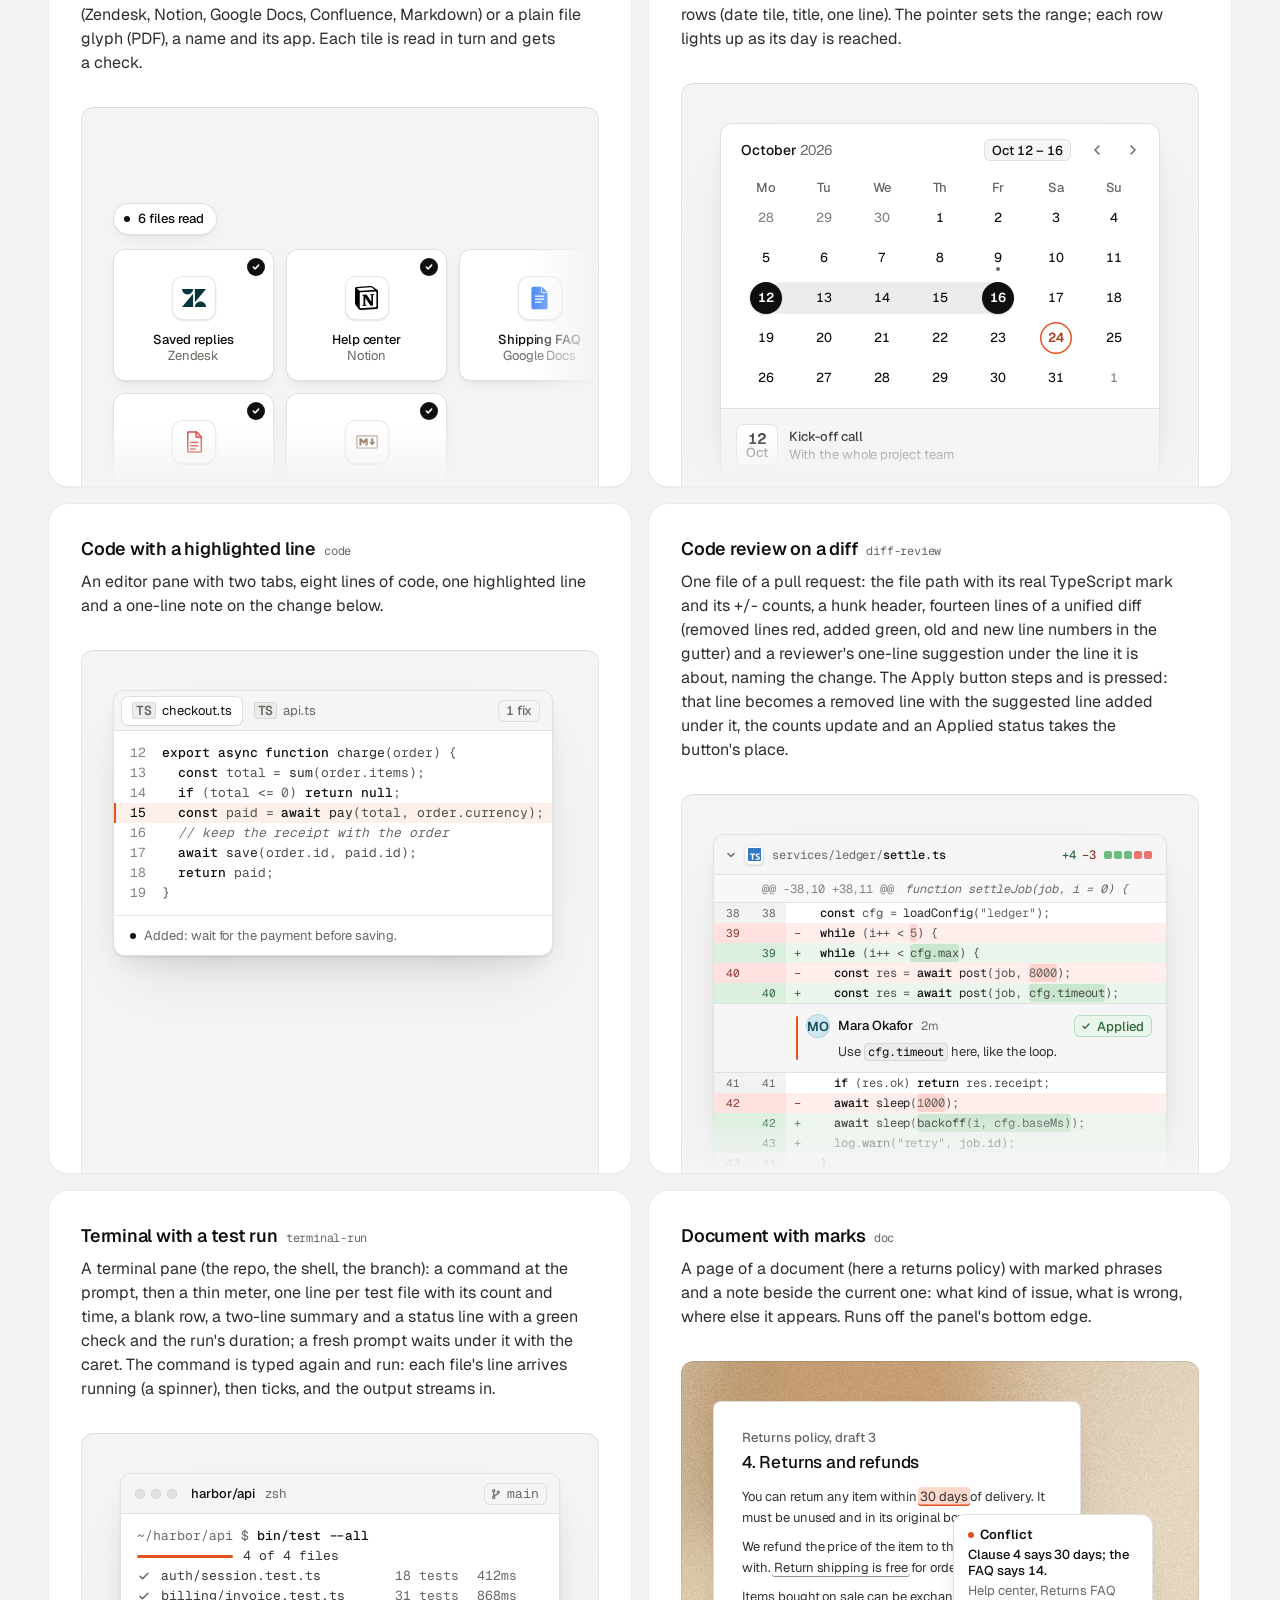
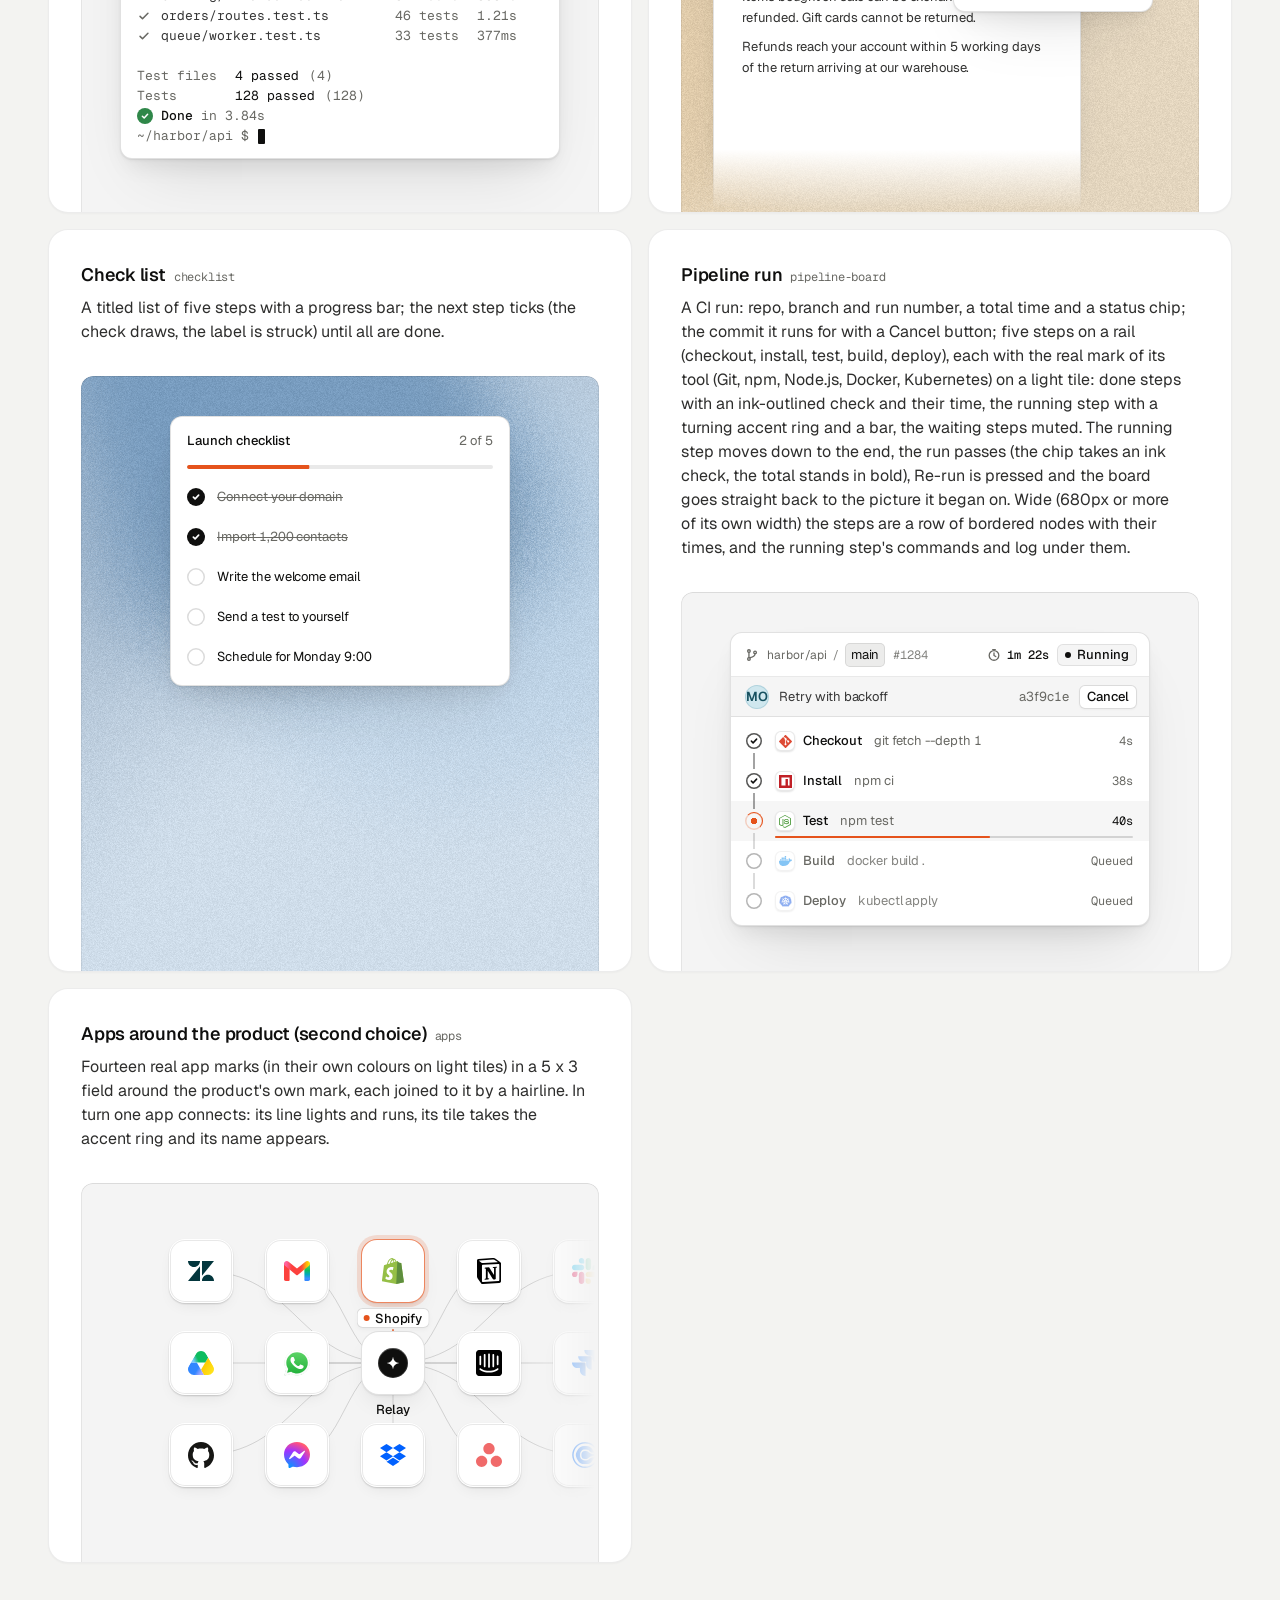
<file: landing/assets/ui/index.html>
<!doctype html>
<html lang="en" data-theme="light">
<head>
<script>window.__tpGlMax = 16;   /* a gallery shows many live effects at once; a page of a site keeps the default 4 (fx.js) */</script>
<meta charset="utf-8">
<meta name="viewport" content="width=device-width, initial-scale=1">
<title>UI fragment kit</title>
<meta name="description" content="Nineteen pieces of real product UI from the taste-skill kit, each on an effect ground in a feature card.">
<link rel="preconnect" href="https://fonts.googleapis.com">
<link rel="preconnect" href="https://fonts.gstatic.com" crossorigin>
<link href="https://fonts.googleapis.com/css2?family=Geist:wght@300..700&family=Geist+Mono:wght@400;500&display=swap" rel="stylesheet">
<link rel="stylesheet" href="base.css">
<link rel="stylesheet" href="cards.css">
<style>
  :root { --font-text: "Geist", system-ui, sans-serif; --font-display: "Geist", system-ui, sans-serif; --font-mono: "Geist Mono", ui-monospace, monospace; }
  [data-theme="light"] { --bg: #f3f3f1; --card: #ffffff; --ink: #0f0f0e; --muted: #686863; --accent: #e5531c; --accent-ink: #ffffff; --g-bg: #e9e8e4; --g-surface: #f6f5f2; --frag: #ffffff; --warm: #c9a679; }
  [data-theme="dark"] { --bg: #070708; --card: #151517; --ink: #f2f2ef; --muted: #8f9094; --accent: #ff7a3c; --accent-ink: #120c08; --g-bg: #0e0e10; --g-surface: #1b1c1f; --frag: #1c1d20; --warm: #9c9689; }
  * { box-sizing: border-box; }
  html, body { margin: 0; }
  body { font-family: var(--font-text); background: var(--bg); color: var(--ink); -webkit-font-smoothing: antialiased; }
  .panel { --fx-bg: var(--g-bg); --fx-surface: var(--g-surface); --fx-ink: var(--ink); --fx-muted: var(--muted); --fx-accent: var(--hue, var(--warm)); --fx-accent-ink: var(--accent-ink); --calm: var(--g-bg); --p-h: 380px; }
  .top { position: sticky; top: 0; z-index: 20; background: color-mix(in oklab, var(--bg) 86%, transparent); backdrop-filter: blur(14px); -webkit-backdrop-filter: blur(14px); border-bottom: 1px solid color-mix(in oklab, var(--ink) 8%, transparent); }
  .top__in { max-width: 1232px; margin: 0 auto; padding: 0 24px; height: 60px; display: flex; align-items: center; gap: 16px; font-size: 14px; line-height: 20px; }
  .top__in strong { font-weight: 560; }
  .top__in > span { color: var(--muted); }
  .sp { flex: 1; }
  .seg { display: inline-flex; padding: 3px; border-radius: 10px; background: color-mix(in oklab, var(--ink) 6%, var(--bg)); box-shadow: inset 0 0 0 1px color-mix(in oklab, var(--ink) 6%, transparent); }
  .seg button { font: inherit; font-size: 13px; font-weight: 500; border: 0; background: none; color: color-mix(in oklab, var(--ink) 72%, var(--bg)); height: 30px; padding: 0 14px; border-radius: 7px; cursor: pointer; }
  .seg button[aria-pressed="true"] { background: var(--card); color: var(--ink); box-shadow: 0 0 0 1px color-mix(in oklab, var(--ink) 8%, transparent), 0 1px 2px rgb(0 0 0 / .1); }
  .top__in a { color: var(--ink); text-decoration: none; font-weight: 500; }
  main { max-width: 1232px; margin: 0 auto; padding: 48px 24px 96px; }
  .grid { display: grid; grid-template-columns: repeat(2, minmax(0, 1fr)); gap: 16px; }
  .card > h3 code { font: 400 12px/16px var(--font-mono); color: var(--muted); margin-left: 8px; }
  @media (max-width: 860px) { .grid { grid-template-columns: minmax(0, 1fr); } }
  @media (max-width: 600px) { main { padding: 24px 16px 64px; } .top__in { padding: 0 16px; } .top__in > span { display: none; } .panel { --p-h: 340px; } }
</style>
</head>
<body>
<header class="top">
  <div class="top__in">
    <strong>UI fragment kit</strong><span>Real product UI to set on an effect ground</span>
    <span class="sp"></span>
    <div class="seg" role="group" aria-label="Theme"><button type="button" data-mode="light" aria-pressed="true">Light</button><button type="button" data-mode="dark" aria-pressed="false">Dark</button></div>
    <a href="cards.html">Feature cards</a>
  </div>
</header>
<main><div class="grid" id="grid"></div></main>

<script type="module">
  import fx from '../effects/fx.js';
  import ui from './ui.js';
  const index = await fetch('index.json').then(r => r.json());
  // where each one sits, as its meta.json says: anchored at a corner or rising from the bottom and cut by
  // the panel's edge, or whole with 24px or more of ground round it; a fade only where an edge cuts it.
  // Only the compact slider sits in the calm middle (Figma's Texture tile); the cursor dialog is shown
  // where it belongs, over the lower-right edge of a window. [class, fade, style, opts]
  const PLACE = {
    window: ['at-corner', 'stage--fade-br', '--ay:56px'],
    chat: ['at-rise to-edge', 'stage--fade-b'],
    cursor: ['at-over', '', '--bx:24px;--by:24px'],
    notify: ['at-rise fit', 'stage--fade-b', '--ay:calc(100% - 180px);--ay-sm:calc(100% - 180px);--fit-max:380px'],
    toggles: ['at-right', ''],
    stat: ['at-corner', ''],
    search: ['at-corner', ''],
    integrations: ['at-corner', ''],
    slider: ['at-center', '', '', '{"compact":true,"drive":{"param":"grain","min":0.15,"max":0.95}}'],
    voice: ['at-rise to-edge fit', 'stage--fade-b', '--ax:max(24px, 50% - 132px);--ay:24px;--fit-max:264px'],
    files: ['at-corner wide', 'stage--fade-br', '--w:680px;--ay:96px'],
    calendar: ['at-rise fit', 'stage--fade-b', '--fit-max:440px'],
    code: ['at-corner', ''],
    'diff-review': ['at-corner fit', 'stage--fade-b', '--fit-max:480px'],
    'terminal-run': ['at-rise fit', '', '--fit-max:440px'],
    'pipeline-board': ['at-rise fit', '', '--fit-max:420px'],
    doc: ['at-corner to-edge', 'stage--fade-b'],
    checklist: ['at-rise fit', '', '--fit-max:340px'],
    apps: ['at-corner wide', 'stage--fade-br', '--w:560px;--ay:48px'],
  };
  // grounds behind UI are soft lit fields (never a line or dot pattern), on both themes: the bright
  // picture behind dark UI on the dark page, a clear step darker than white UI on the light page
  // the painting stays abstract (a mist over warm sand, level, fully soft) and shows once on the page
  const PAINT = ['painterly-landscape', { blur: 1, brush: 0.35, slope: 0, hillY: 0.3, horizon: 0.62, calm: 0.2, calmX: 0.6, calmY: 0.8, drift: 0, side: 1 }, '{"bg":"#a3b0b6","accent":"#c49a6c"}'];
  const GRAIN = ['grain-gradient', { speed: 0, grainMotion: 0, calm: 0.2, calmX: 0.5, calmY: 0.6, tint: 0.6, contrast: 0.6 }, '{"bg":"#d9ccb7","surface":"#e9e0d2","ink":"#2a2622","muted":"#6f675c","accent":"#a8794a"}'];
  const SKY = [GRAIN[0], GRAIN[1], '{"bg":"#c6d3df","surface":"#d6e0e9","ink":"#25303a","muted":"#5d6873","accent":"#3f6a92"}'];
  const SAGE = [GRAIN[0], GRAIN[1], '{"bg":"#cdd6c6","surface":"#dce3d6","ink":"#262d24","muted":"#5f6a5a","accent":"#6c8e63"}'];
  const GROUND = (m, i) => (m.name === 'slider' ? GRAIN : i === 0 ? PAINT : [GRAIN, SKY, SAGE][i % 3]);
  const q = new URLSearchParams(location.search);
  const grid = document.getElementById('grid');
  grid.innerHTML = index.fragments.map((m, i) => {
    const [at, fade, extra = '', opts = ''] = PLACE[m.name] || ['at-corner', 'stage--fade-br'];
    const [id, params, pal] = GROUND(m, i);
    const w = at === 'at-center' ? '' : ` style="--ax:32px;--ay:40px;${extra}"`;
    const o = opts ? ` data-ui-opts='${opts}'` : '';
    // the cursor is a dialog over a window's edge: the window under it holds still
    const under = m.name === 'cursor' ? `<div class="at-corner" style="--ax:32px;--ay:40px" data-ui-load="window" data-ui-opts='{"compact":true}' data-ui-still></div>` : '';
    return `<article class="card card--row"><h3>${m.title}<code>${m.name}</code></h3><p>${m.shows}</p>
      <div class="panel" data-fx="${id}" data-fx-seed="${(i + 1) * 17}" data-fx-params='${JSON.stringify(params)}' data-fx-palette='${pal}' style="--calm-k:0%">
        <div class="stage ${fade}">${under}<div class="${at}"${w}${o} data-ui-load="${m.name}"></div></div></div></article>`;
  }).join('');
  function setMode(mode) {
    document.documentElement.dataset.theme = mode;
    document.querySelectorAll('.seg button').forEach(b => b.setAttribute('aria-pressed', String(b.dataset.mode === mode)));
  }
  setMode(q.get('mode') === 'dark' ? 'dark' : 'light');
  if (q.has('t')) fx.setClock(+q.get('t'));
  // each ground is drawn once near the screen and kept as a picture (its WebGL context freed), so nineteen
  // panels need one or two contexts, not nineteen
  await Promise.all([ui.loadAll(grid), ui.grounds(grid, fx)]);
  document.documentElement.dataset.ready = '1';
  document.querySelectorAll('.seg button').forEach(b => b.addEventListener('click', async () => {
    setMode(b.dataset.mode);
    for (const el of grid.querySelectorAll('[data-ui]')) el.__ui?.repaint?.();
    await ui.grounds(grid, fx);
  }));
</script>
</body>
</html>
</file>
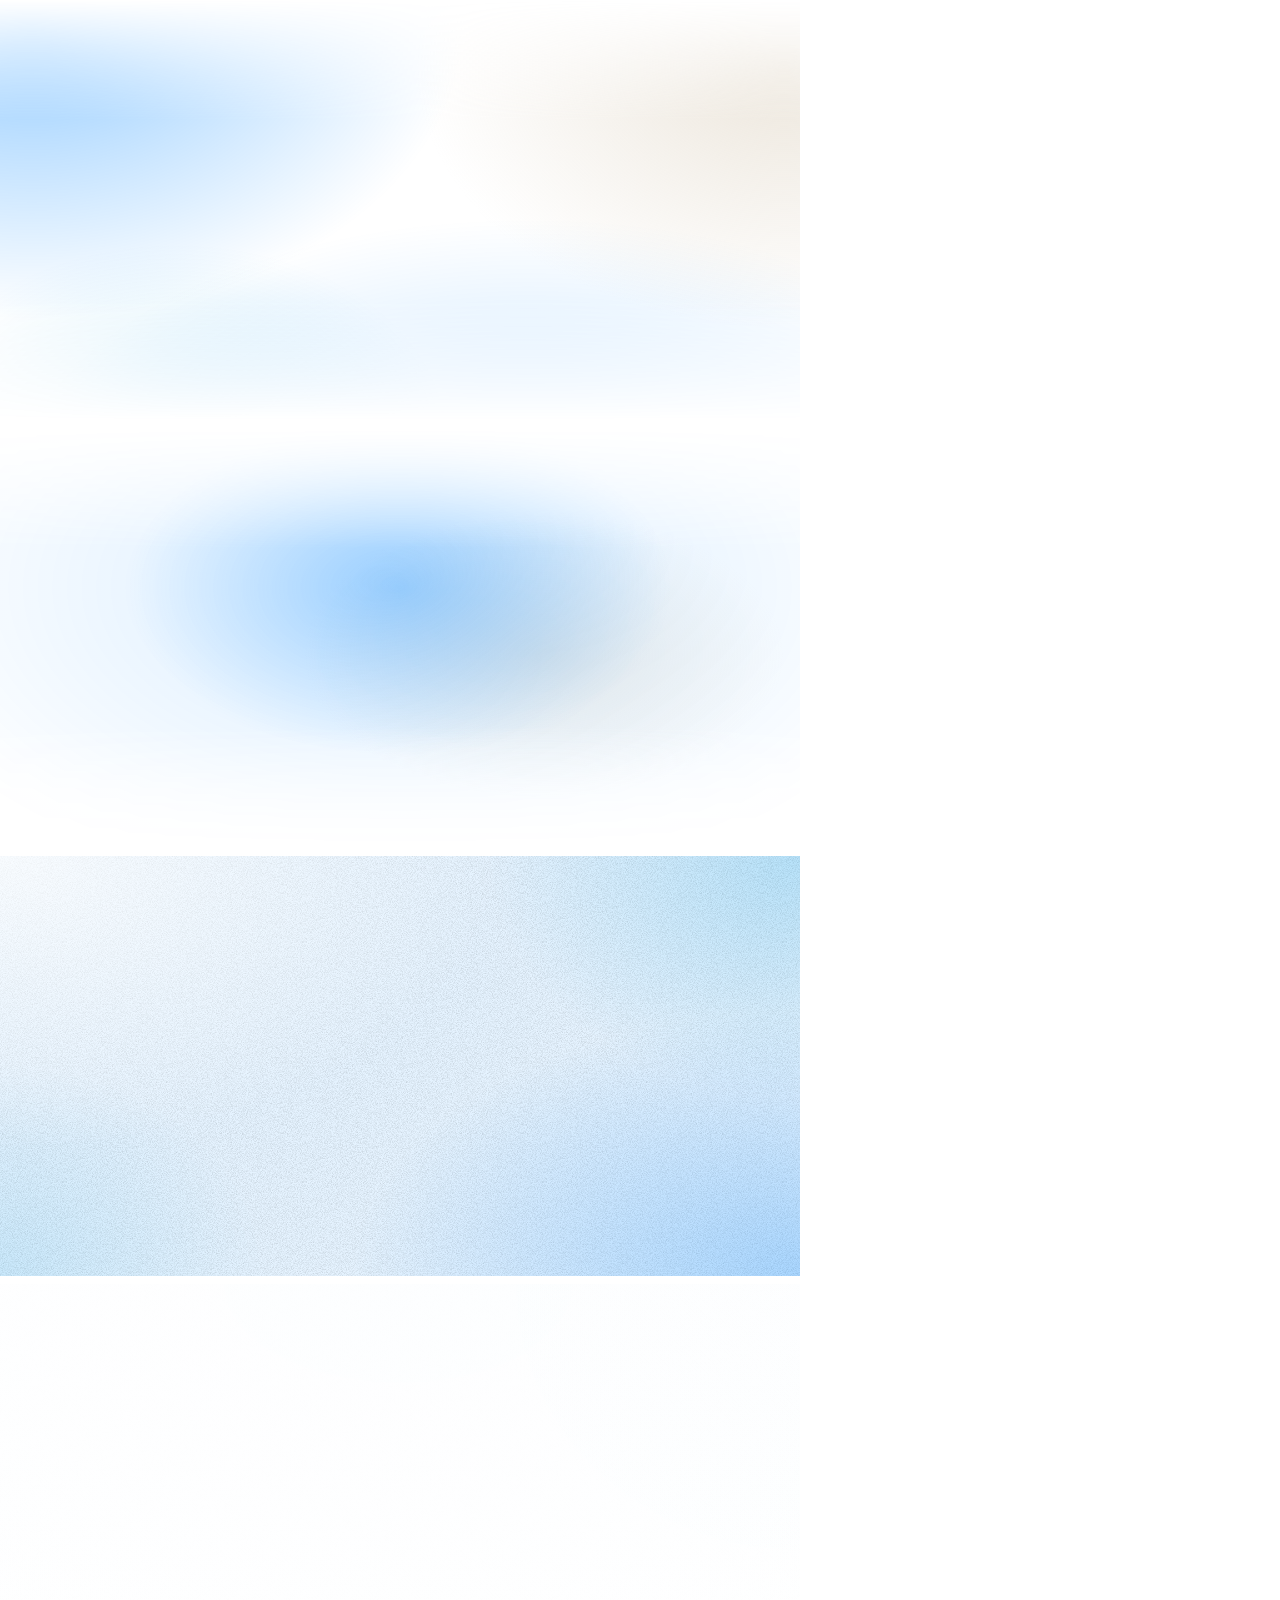
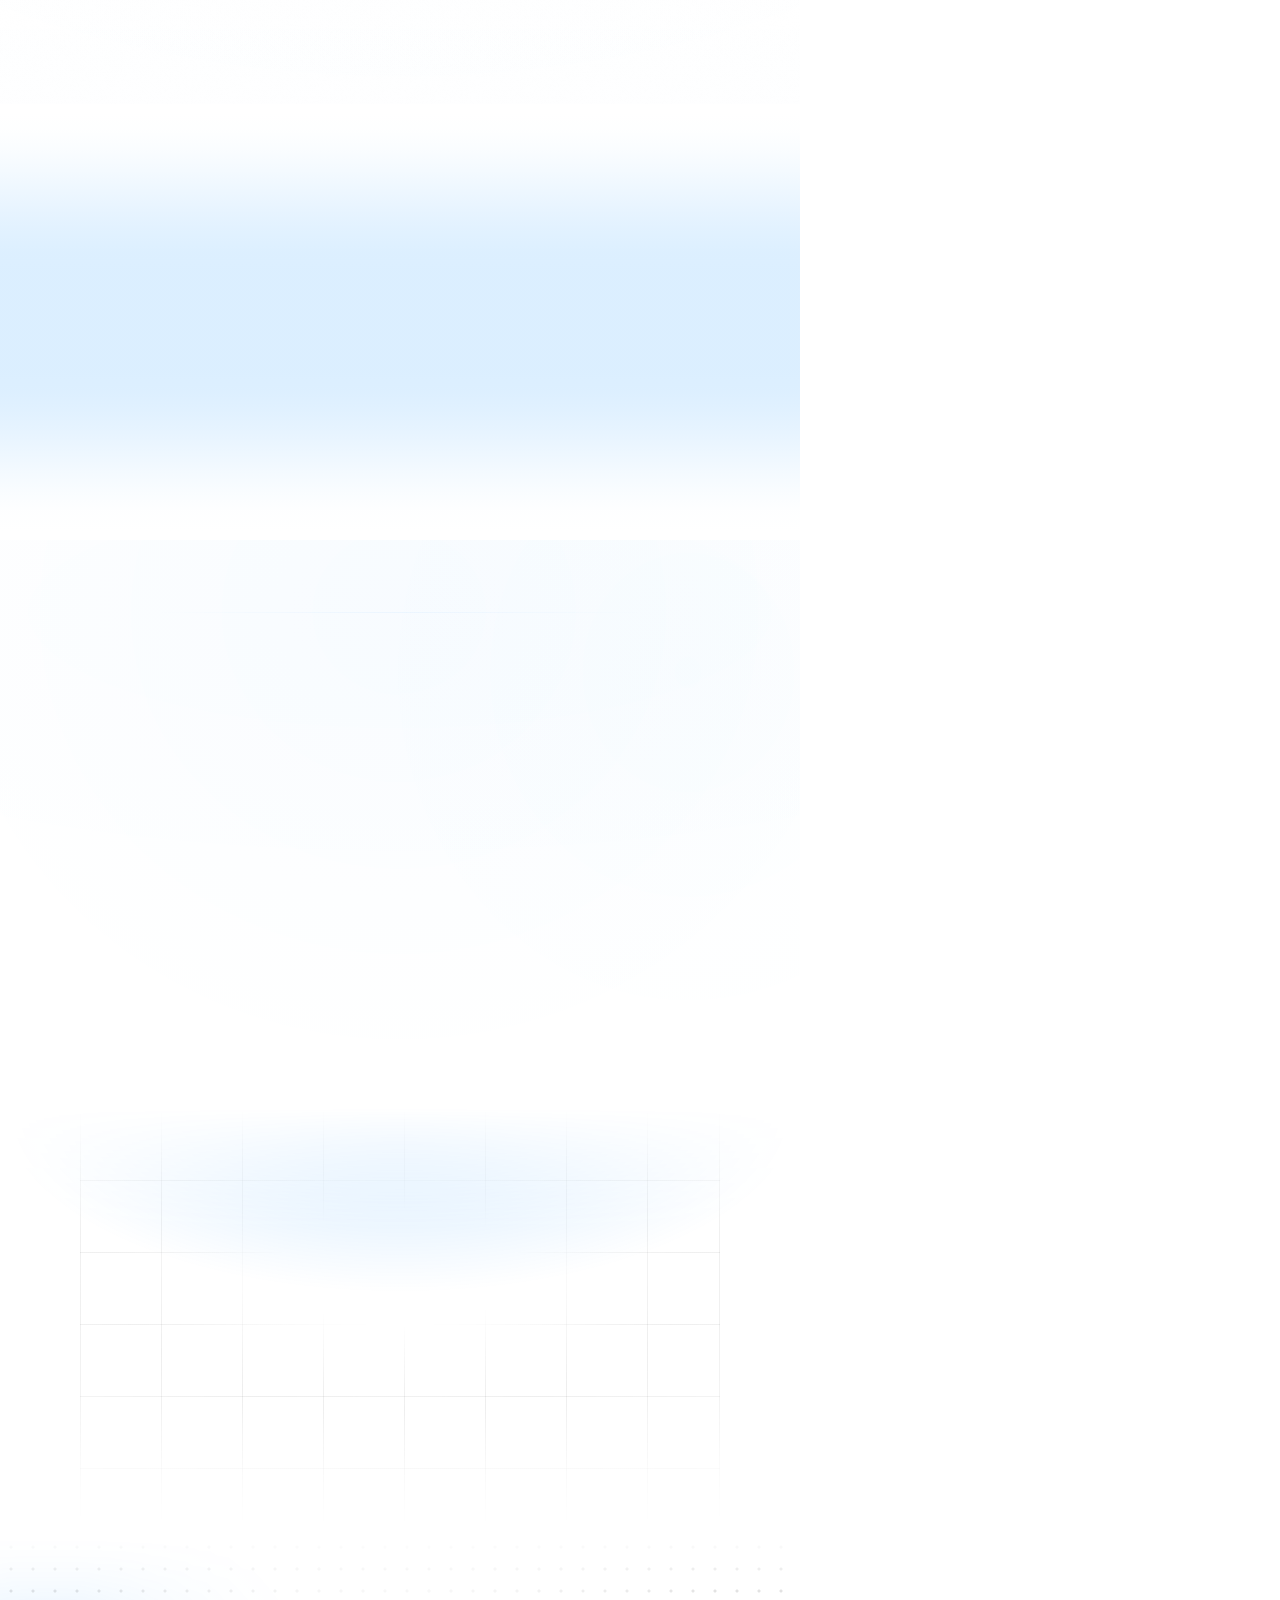
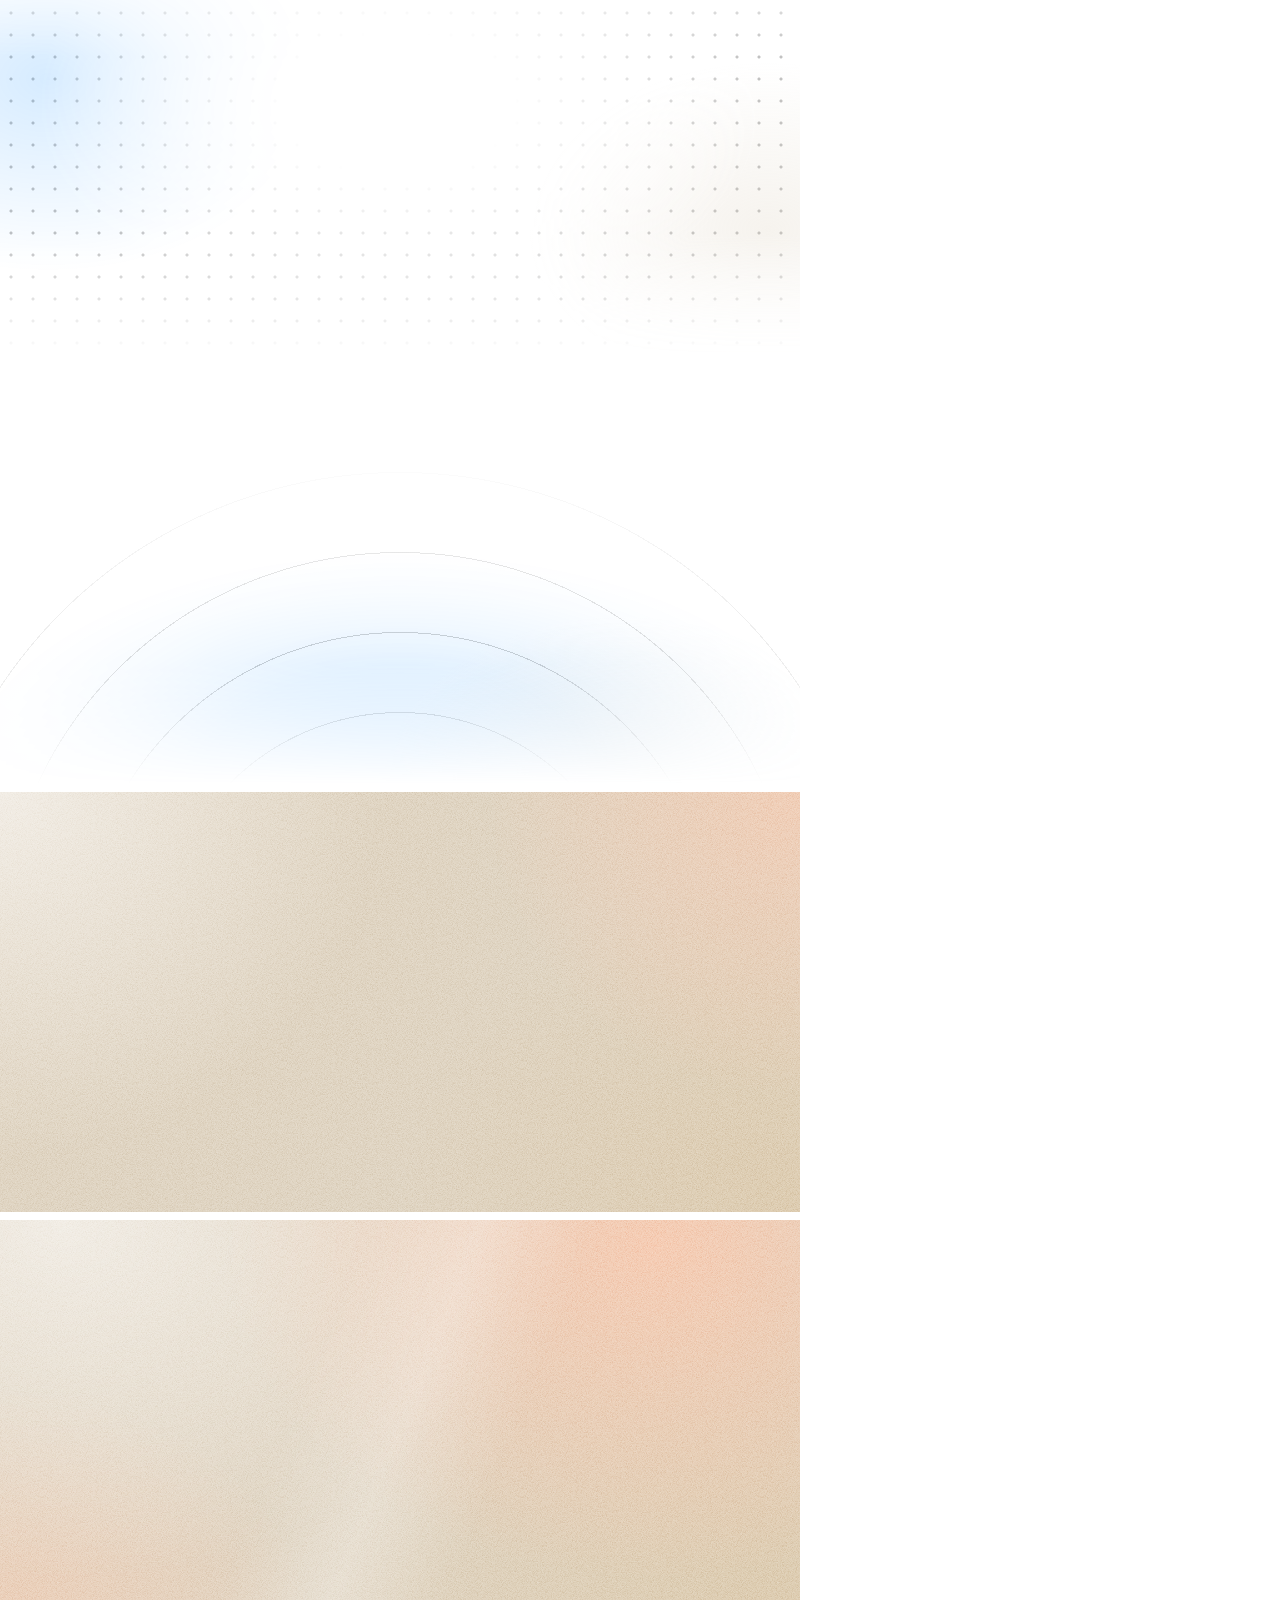
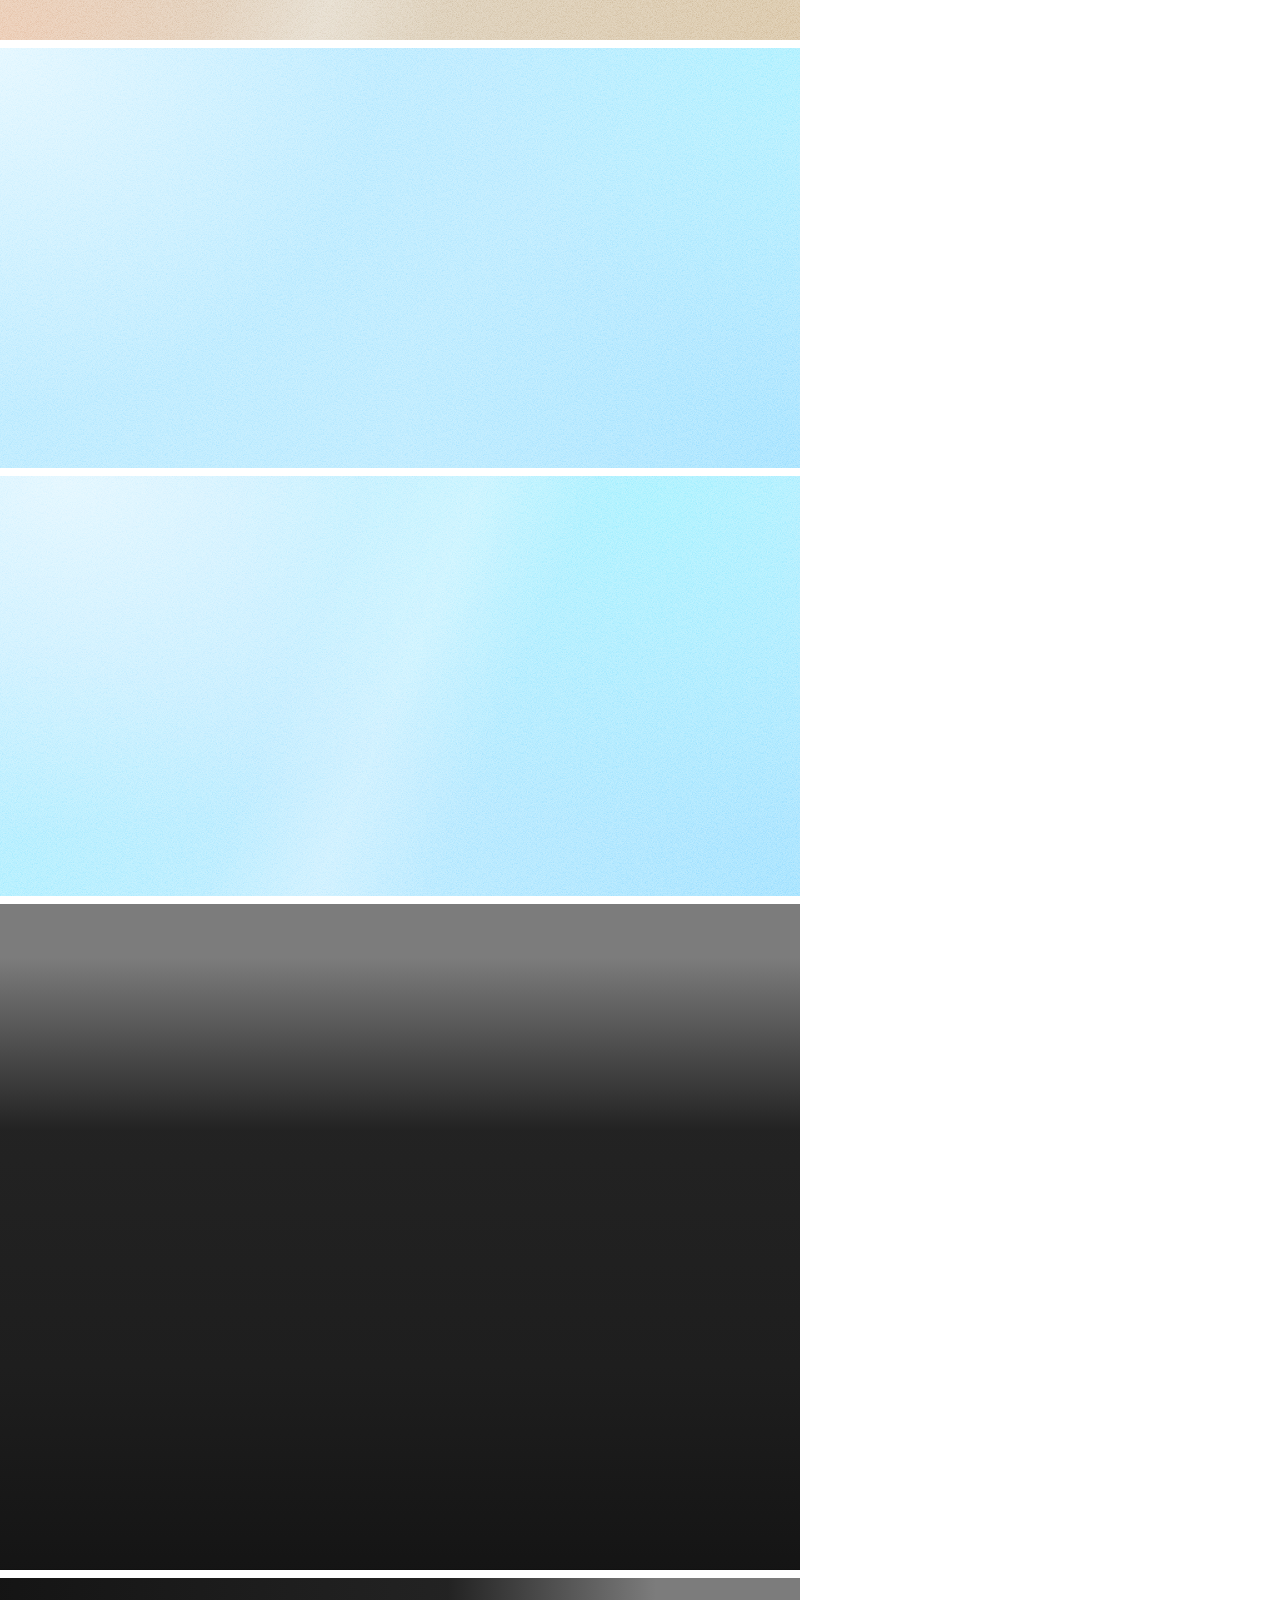
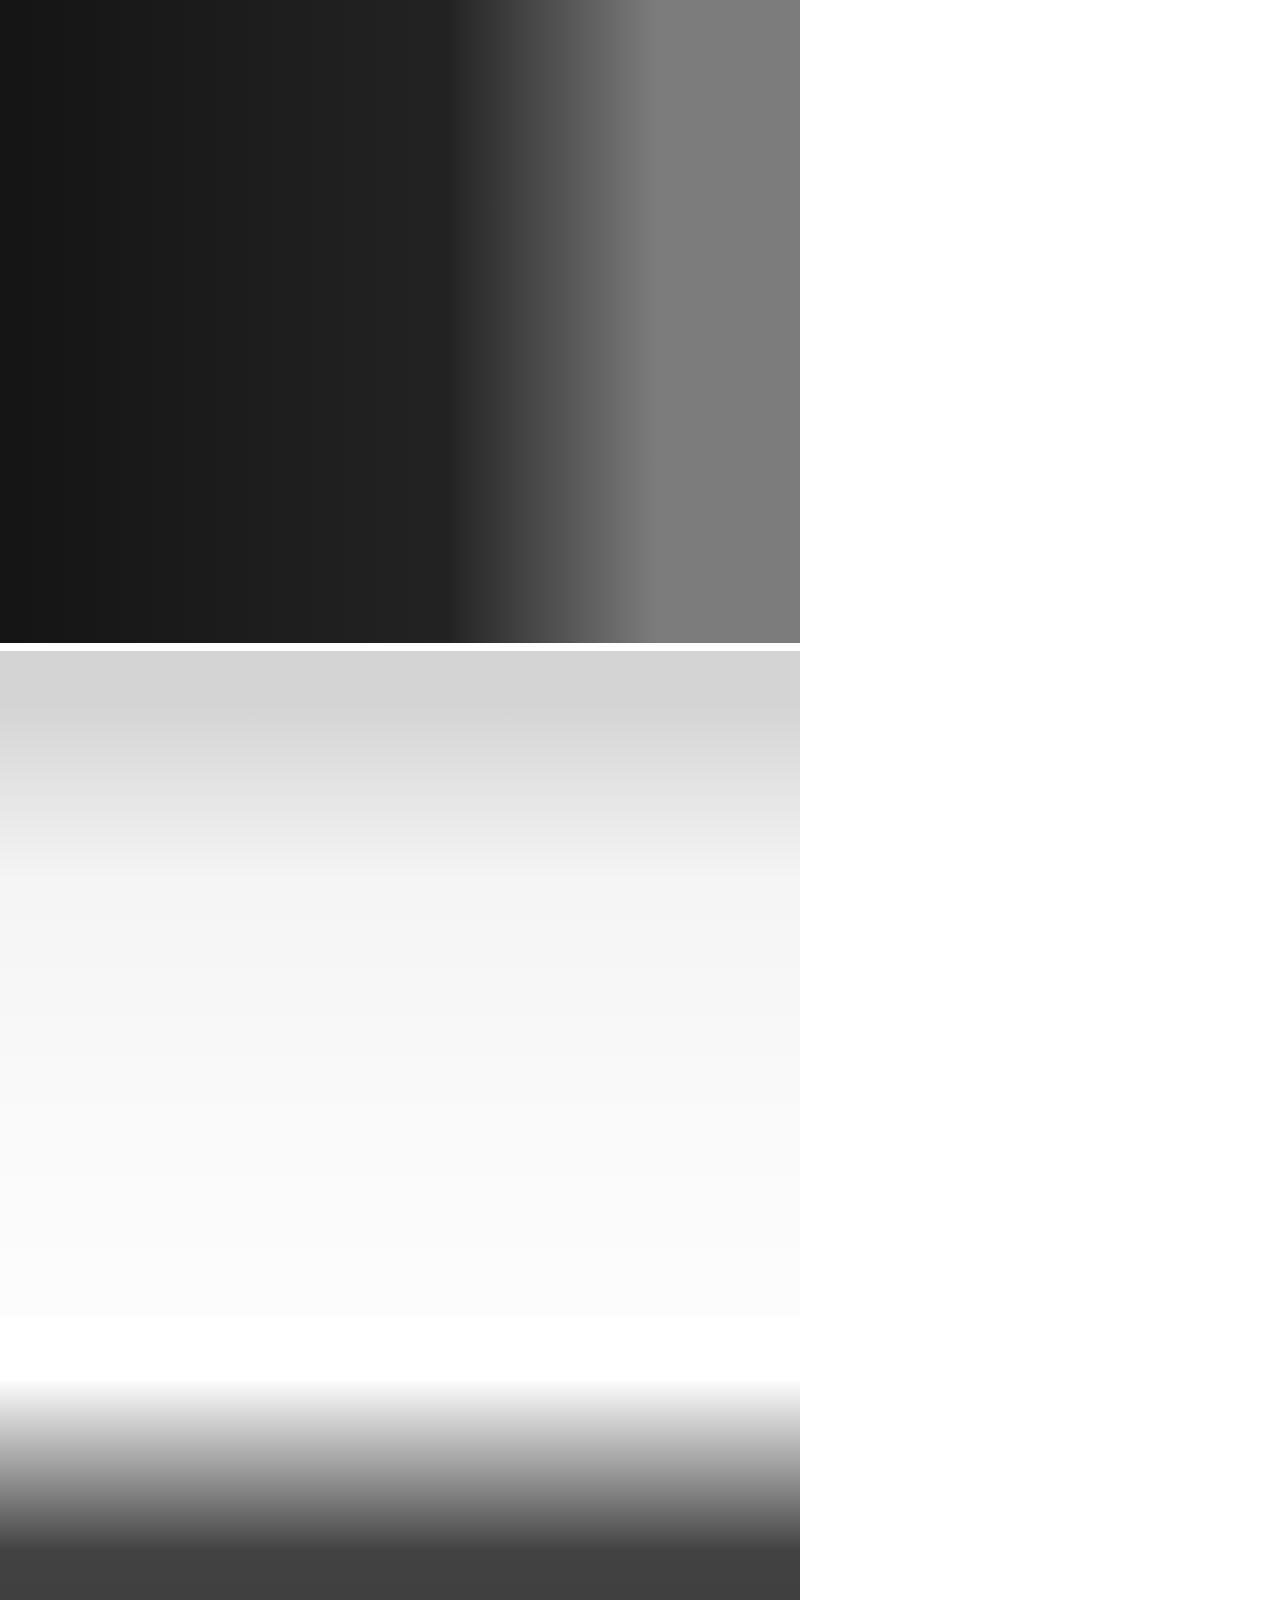
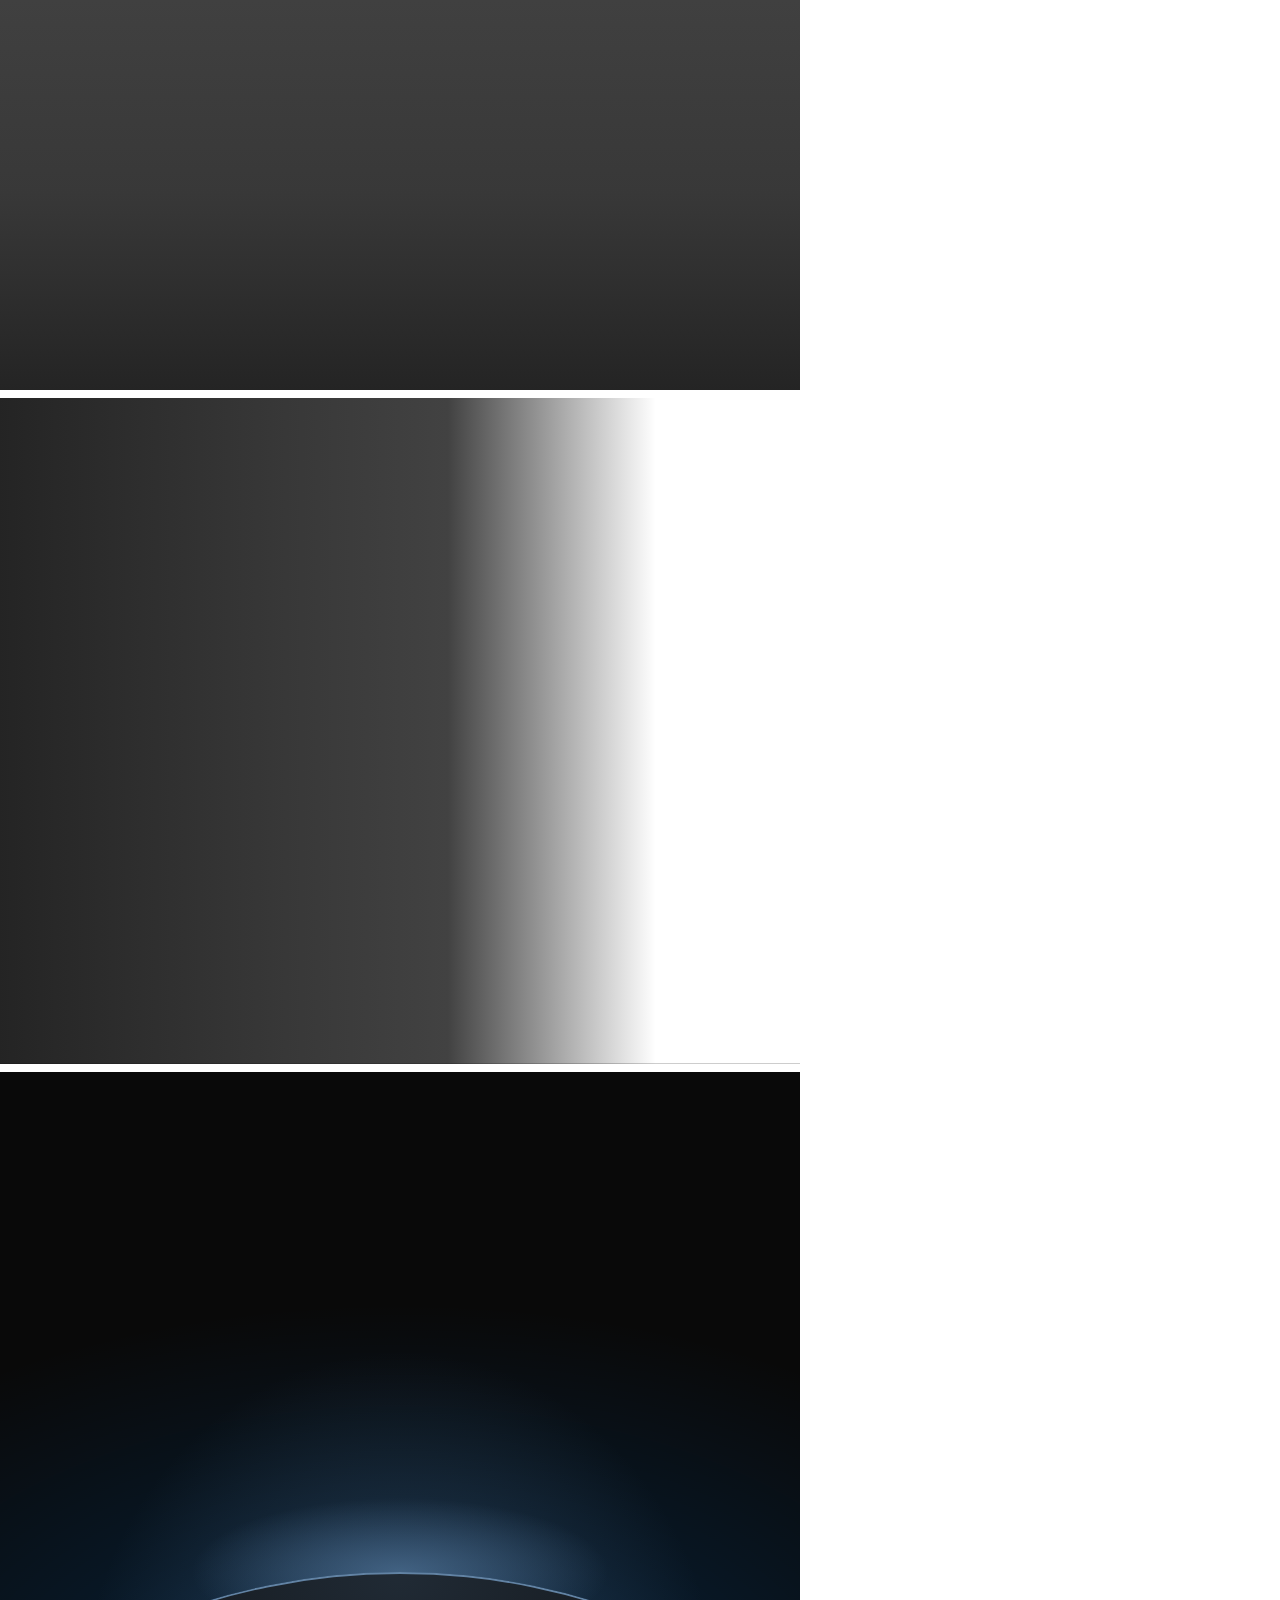
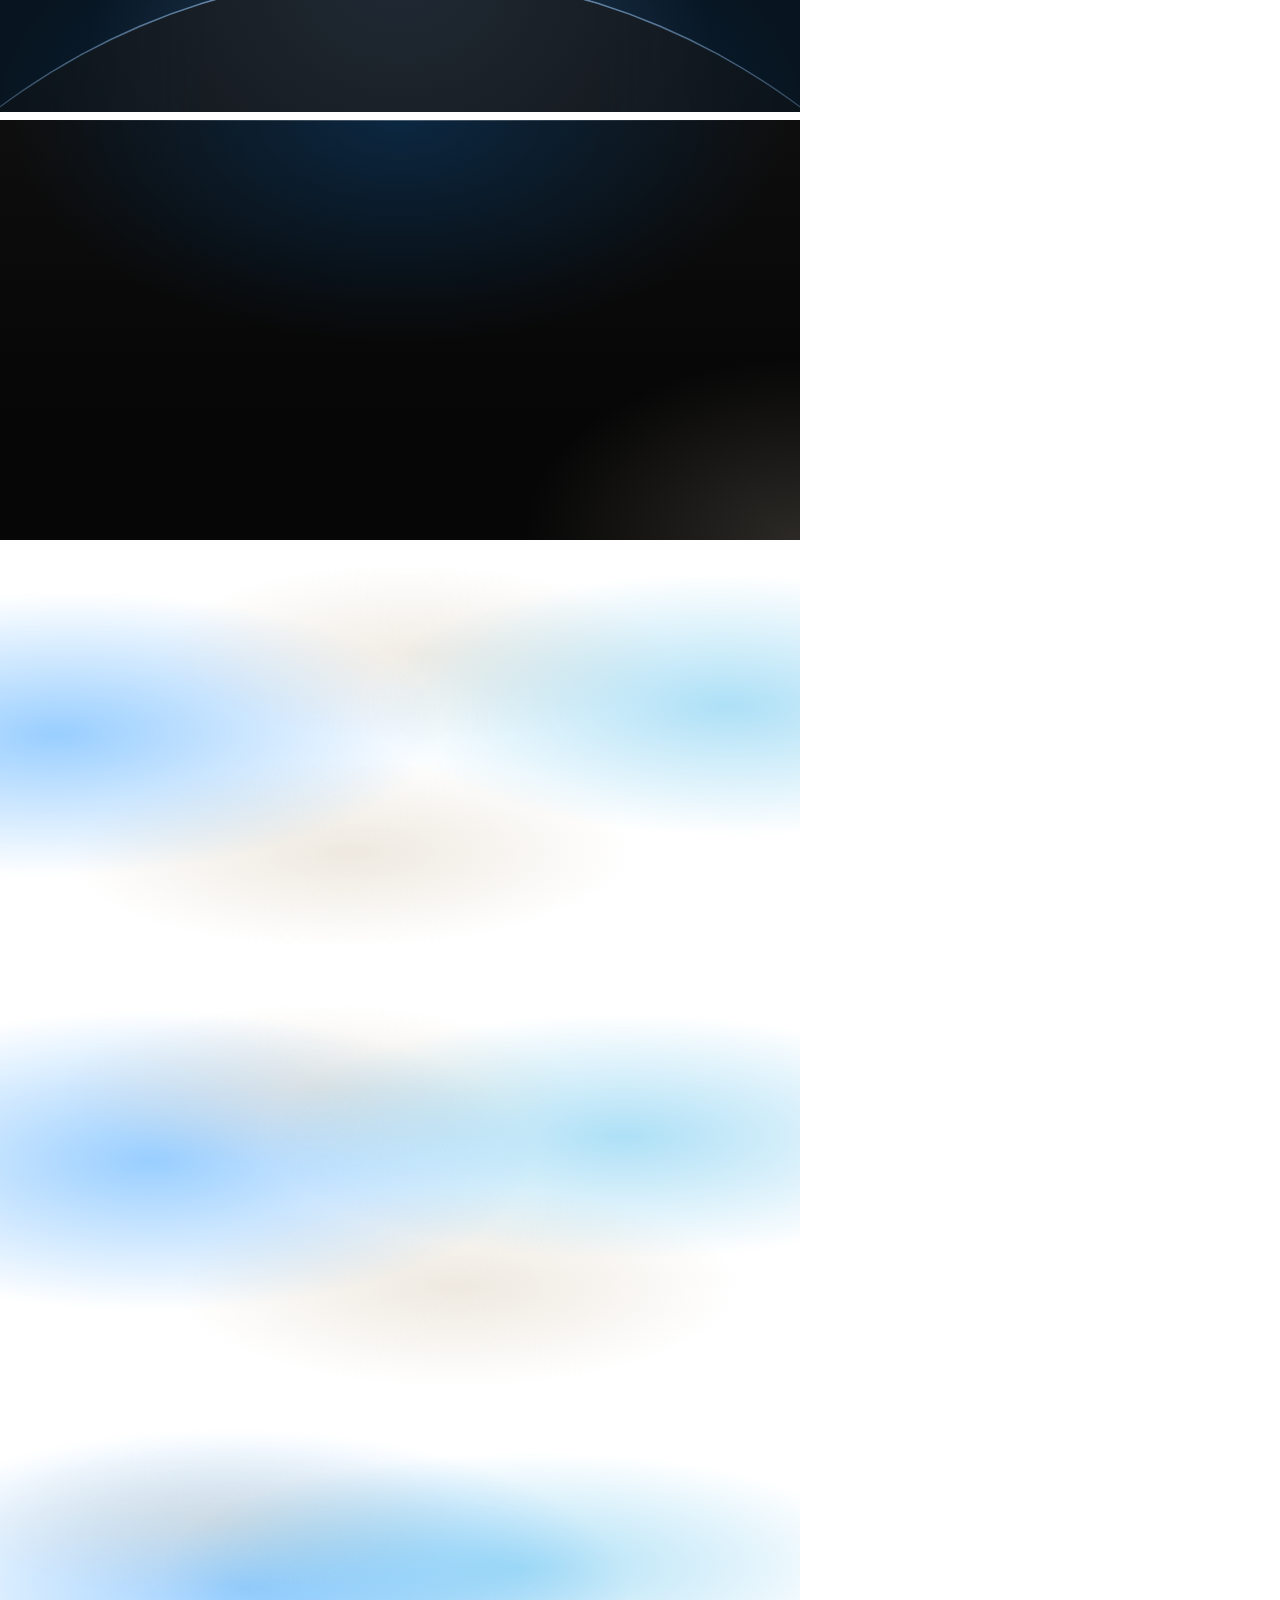
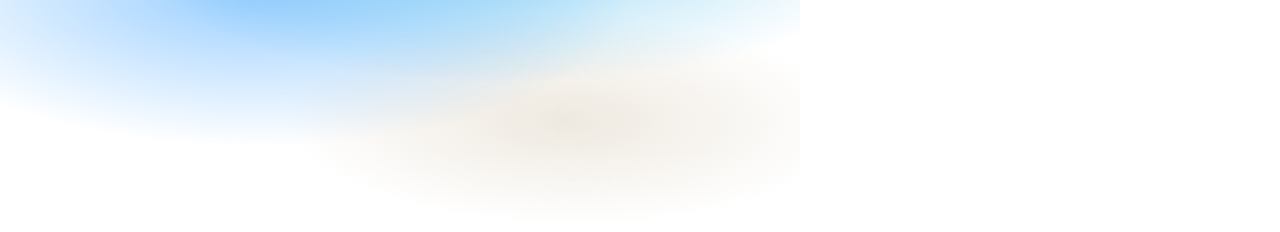
<file: landing/assets/backgrounds/check.html>
<!doctype html>
<html lang="en" data-ground="sand">
<head>
<meta charset="utf-8">
<title>Backgrounds contrast check</title>
<!-- Every ground in a 800px box, for check.mjs: it sets a palette, screenshots the boxes and measures
     the ink and muted contrast on every pixel of each ground's text zone (index.json). The photograph
     grounds sit on a flat grey picture: #7c7c7c for the dark scrim, #d4d4d4 for the light one; and the worst case of the dark scrim: a white
     picture (white words on it). The light scrim is for pale photographs only. -->
<link rel="stylesheet" href="../system.css">
<link rel="stylesheet" href="backgrounds.css">
<style>body { margin: 0; width: 800px; } .box { width: 800px; margin: 0 0 8px; padding: 24px; font-size: 20px; } .pi, .pm { visibility: hidden; } .pi { color: var(--ink); } .pm { color: var(--muted); }  /* the liquid blobs held at the start, the middle and the end of their drift (the keyframes in backgrounds.css), so the text zone is measured where they stand under it */
  .at-start::before { animation: none; transform: translate3d(-7%, 0, 0) skewX(-7deg) scaleY(.94); } .at-start::after { animation: none; transform: translate3d(8%, 0, 0) skewX(6deg) scaleY(1.04); }
  .at-mid::before { animation: none; transform: translate3d(.5%, 0, 0) skewX(-.5deg) scaleY(.995); } .at-mid::after { animation: none; transform: translate3d(-.5%, 0, 0) scaleY(.98); }
  .at-end::before { animation: none; transform: translate3d(8%, 0, 0) skewX(6deg) scaleY(1.05); } .at-end::after { animation: none; transform: translate3d(-9%, 0, 0) skewX(-6deg) scaleY(.92); }
</style>
<script src="backgrounds.js" defer></script>
</head>
<body>
<div class="bg-mist box" data-g="mist" style="height:420px"><span class="pi">Ink</span> <span class="pm">Muted</span></div>
<div class="bg-halo box" data-g="halo" style="height:420px"><span class="pi">Ink</span> <span class="pm">Muted</span></div>
<div class="bg-grain box" data-g="grain" style="height:420px"><span class="pi">Ink</span> <span class="pm">Muted</span></div>
<div class="bg-paper box" data-g="paper" style="height:420px"><span class="pi">Ink</span> <span class="pm">Muted</span></div>
<div class="bg-dusk box" data-g="dusk" style="height:420px"><span class="pi">Ink</span> <span class="pm">Muted</span></div>
<div class="bg-topglow box" data-g="topglow" style="height:560px"><span class="pi">Ink</span> <span class="pm">Muted</span></div>
<div class="bg-ruled box" data-g="ruled" style="height:420px"><span class="pi">Ink</span> <span class="pm">Muted</span></div>
<div class="bg-dots box" data-g="dots" style="height:420px"><span class="pi">Ink</span> <span class="pm">Muted</span></div>
<div class="bg-arcs box" data-g="arcs" style="height:420px"><span class="pi">Ink</span> <span class="pm">Muted</span></div>
<div class="bg-band box" data-g="band" style="height:420px"><span class="pi">Ink</span> <span class="pm">Muted</span></div>
<div class="bg-field box" data-g="field" style="height:420px"><span class="pi">Ink</span> <span class="pm">Muted</span></div>
<div class="bg-band bg-tint box" data-g="band-tint" style="height:420px"><span class="pi">Ink</span> <span class="pm">Muted</span></div>
<div class="bg-field bg-tint box" data-g="field-tint" style="height:420px"><span class="pi">Ink</span> <span class="pm">Muted</span></div>
<div class="bg-photo box" data-g="photo" style="height:520px;--g-photo:linear-gradient(#7c7c7c,#7c7c7c)"><span class="pi">Ink</span> <span class="pm">Muted</span></div>
<div class="bg-photo bg-photo--left box" data-g="photo-left" style="height:520px;--g-photo:linear-gradient(#7c7c7c,#7c7c7c)"><span class="pi">Ink</span> <span class="pm">Muted</span></div>
<div class="bg-photo bg-photo--light box" data-g="photo-light" style="height:520px;--g-photo:linear-gradient(#d4d4d4,#d4d4d4)"><span class="pi">Ink</span> <span class="pm">Muted</span></div>
<div class="bg-photo box" data-g="photo-white" style="height:520px;--g-photo:linear-gradient(#fff,#fff)"><span class="pi">Ink</span> <span class="pm">Muted</span></div>
<div class="bg-photo bg-photo--left box" data-g="photo-left-white" style="height:520px;--g-photo:linear-gradient(#fff,#fff)"><span class="pi">Ink</span> <span class="pm">Muted</span></div>
<div class="bg-horizon box" data-g="horizon" style="height:640px"><span class="pi">Ink</span> <span class="pm">Muted</span></div>
<div class="bg-deep box" data-g="deep" style="height:420px"><span class="pi">Ink</span> <span class="pm">Muted</span></div>
<div class="bg-liquid box at-start" data-g="liquid" data-no-pause style="height:420px"><span class="pi">Ink</span> <span class="pm">Muted</span></div>
<div class="bg-liquid box at-mid" data-g="liquid-mid" data-no-pause style="height:420px"><span class="pi">Ink</span> <span class="pm">Muted</span></div>
<div class="bg-liquid box at-end" data-g="liquid-end" data-no-pause style="height:420px"><span class="pi">Ink</span> <span class="pm">Muted</span></div>

</body>
</html>
</file>
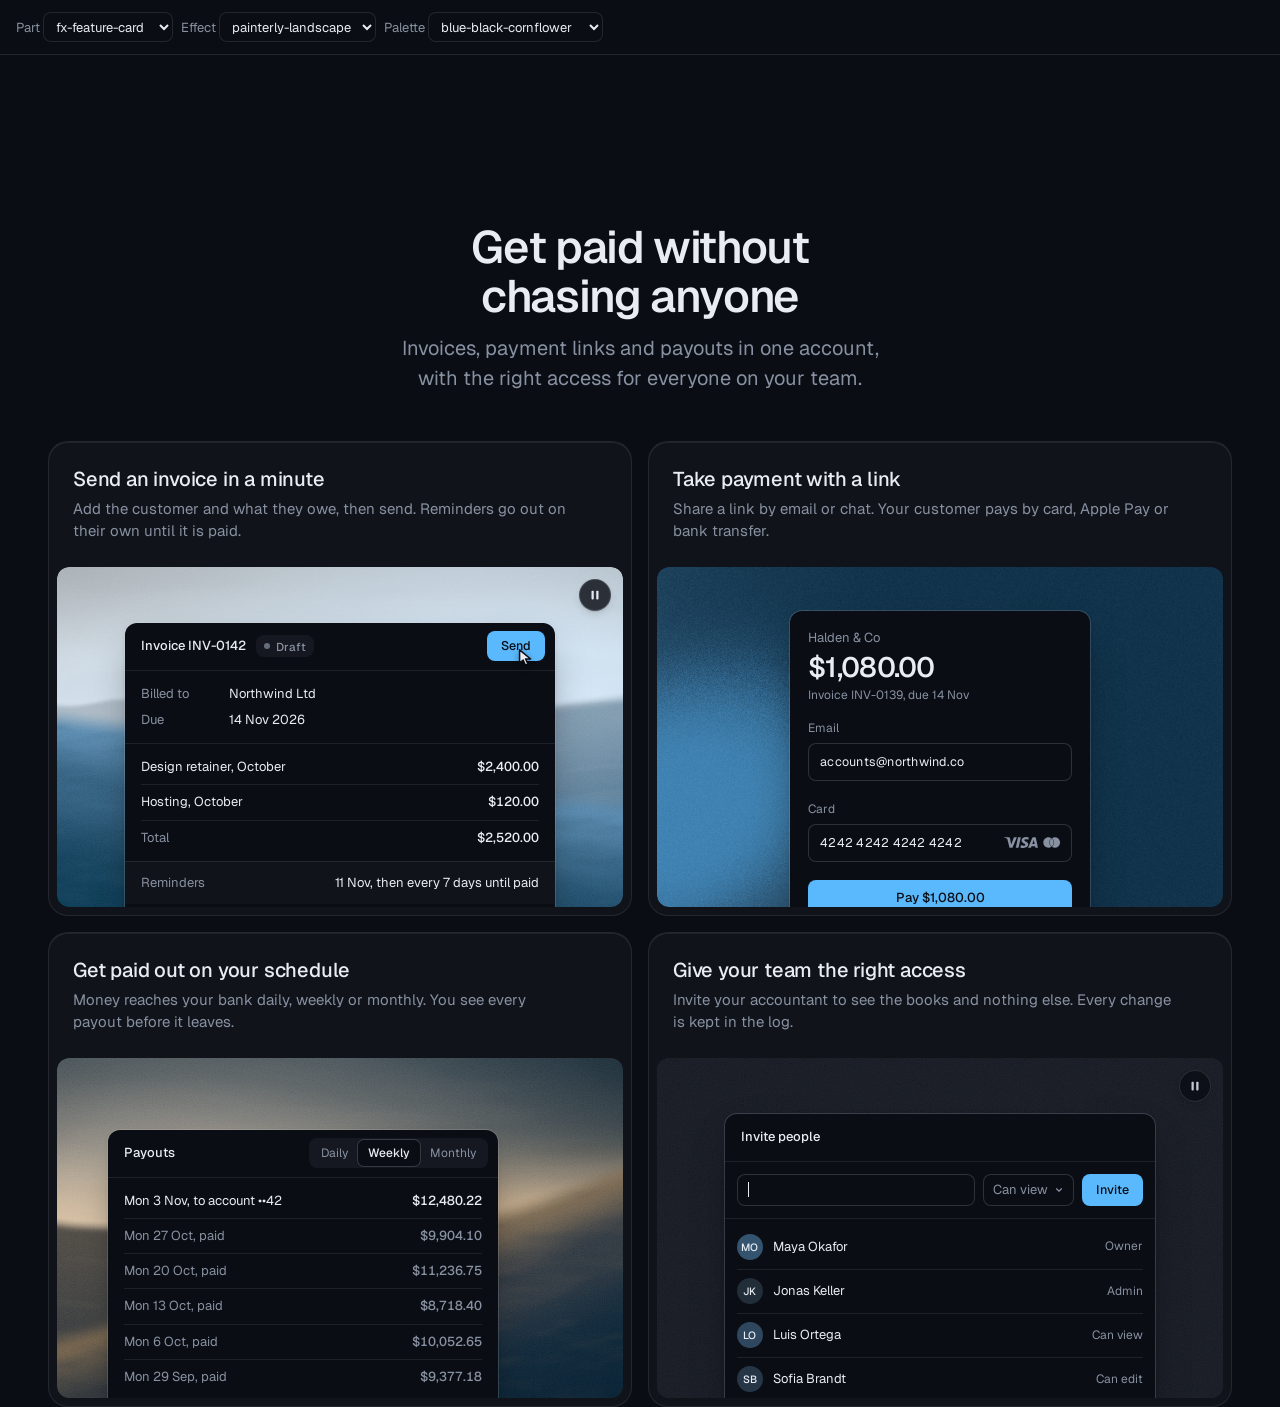
<file: landing/assets/components/_lab.html>
<!doctype html>
<html lang="en" data-radius="soft">
<head>
<script>window.__tpGlMax = 16;   /* a gallery shows many live effects at once; a page of a site keeps the default 4 (fx.js) */</script>
<meta charset="utf-8">
<meta name="viewport" content="width=device-width, initial-scale=1">
<title>Component lab</title>
<link rel="preconnect" href="https://fonts.googleapis.com">
<link rel="preconnect" href="https://fonts.gstatic.com" crossorigin>
<link href="https://fonts.googleapis.com/css2?family=Geist:wght@100..900&family=Geist+Mono:wght@400..600&display=swap" rel="stylesheet">
<link rel="stylesheet" href="../system.css">
<link rel="stylesheet" href="./base.css">
<style>
  /* one component on its own, with a chosen effect (or object) and palette:
     _lab.html?c=fx-chart&fx=ruled-grounds&palette=white-link-blue&w=640 */
  :root { --font-display: "Geist", system-ui, sans-serif; --font-text: "Geist", system-ui, sans-serif; --font-mono: "Geist Mono", ui-monospace, monospace; --display-weight: 560; --display-tracking: -0.03em; }
  body { min-height: 100vh; margin: 0; }
  .bar { display: flex; flex-wrap: wrap; gap: 8px; align-items: center; padding: 12px 16px; border-bottom: 1px solid var(--line); font: 13px/1.4 var(--font-text); color: var(--muted); }
  .bar select { font: inherit; color: var(--ink); background: var(--bg); border: 1px solid var(--line); border-radius: var(--r-sm); height: 30px; padding: 0 8px; }
  .stage { padding: clamp(16px, 4vw, 48px); margin-inline: auto; }
</style>
</head>
<body>
<div class="bar">
  <label>Part <select id="c"></select></label>
  <label>Effect <select id="fx"></select></label>
  <label>Palette <select id="pal"></select></label>
</div>
<main class="stage" id="stage"></main>
<script type="module">
  import fx from '../effects/fx.js';
  const PARTS = ['fx-feature-card', 'fx-dither-object', 'fx-headline', 'fx-button', 'fx-prompt', 'fx-icon-tiles', 'fx-stat', 'fx-globe', 'fx-map', 'fx-chart', 'fx-bars', 'fx-band', 'fx-spotlight', 'fx-photo', 'fx-avatar', 'fx-search', 'fx-logos', 'fx-tabs', 'fx-pricing', 'fx-progress'];
  const PALETTES = {
    'blue-black-cornflower': { bg: '#0a0d14', surface: '#131824', ink: '#e9edf3', muted: '#8891a1', accent: '#5ab9fc', accentInk: '#0a0d14' },
    'graphite-safety-orange': { bg: '#18191b', surface: '#222427', ink: '#eff0f1', muted: '#9c9ea3', accent: '#ff4a1f', accentInk: '#18191b' },
    'white-link-blue': { bg: '#ffffff', surface: '#f4f4f4', ink: '#111111', muted: '#6b6b6b', accent: '#1a4be0', accentInk: '#ffffff' },
    'moss-sand': { bg: '#ddd6c6', surface: '#d2cab8', ink: '#2a2a26', muted: '#59574e', accent: '#4f6238', accentInk: '#ffffff' },
    'cobalt-field': { bg: '#0034eb', surface: '#002fd6', ink: '#ffffff', muted: '#dfe4f2', accent: '#e9e34a', accentInk: '#111111' },
  };
  const q = new URLSearchParams(location.search);
  const part = PARTS.includes(q.get('c')) ? q.get('c') : PARTS[0];
  const palId = PALETTES[q.get('palette')] ? q.get('palette') : 'blue-black-cornflower';
  const p = PALETTES[palId];
  const s = document.documentElement.style;
  const action = fx.color.contrast(p.accent, p.bg) >= 2.2 ? p.accent : p.ink;
  Object.entries({ '--p-bg': p.bg, '--p-surface': p.surface, '--p-ink': p.ink, '--p-muted': p.muted, '--p-accent': p.accent, '--p-accent-ink': p.accentInk, '--p-action': action, '--p-action-ink': action === p.accent ? p.accentInk : p.bg }).forEach(([k, v]) => s.setProperty(k, v));
  s.colorScheme = fx.color.isDark(p.bg) ? 'dark' : 'light';
  if (q.has('fallback')) fx.config.forceFallback = true;
  // one part at a time: at most 4 live WebGL contexts on this page
  fx.config.maxLive = 4;
  if (q.has('w')) document.getElementById('stage').style.maxWidth = q.get('w') + 'px';

  const base = `./${part}/`;
  const [meta, html, mod] = await Promise.all([fetch(base + 'meta.json').then(r => r.json()), fetch(base + 'component.html').then(r => r.text()), import(base + 'component.js')]);
  const link = Object.assign(document.createElement('link'), { rel: 'stylesheet', href: base + 'component.css' });
  document.head.append(link);
  await new Promise(r => { link.onload = link.onerror = r; });
  const choices = meta.effects?.length ? meta.effects : meta.objects || [];
  const chosen = choices.includes(q.get('fx')) ? q.get('fx') : meta.default;
  const stage = document.getElementById('stage');
  stage.innerHTML = html;
  const root = stage.firstElementChild;
  // the chosen effect goes where the part reads it: data-cx-object, data-cx-fill, or data-cx-effect on the root
  // the dither object: one figure set to the chosen object (one live object, as on a page); no caption under it
  if (meta.objects) {
    const fig = root.matches('[data-cx-object]') ? root : root.querySelector('[data-cx-object]');
    fig.dataset.cxObject = chosen;
    if (q.get('render') === 'studio') fig.dataset.cxRender = 'studio';
    fig.querySelector('.cx-obj__stage').removeAttribute('aria-label');
    fig.style.maxWidth = '720px';
  }
  // without ?fx= the markup keeps its own effects (the feature card mixes a landscape and a grain: setting
  // the default on every panel would paint the grain panel as a landscape too)
  else if (!choices.includes(q.get('fx'))) { /* as written */ }
  else if (root.querySelector('[data-cx-fill]')) root.querySelectorAll('[data-cx-fill]').forEach(el => { el.dataset.cxFill = chosen; });
  else if (root.querySelector('[data-cx-effect]')) root.querySelectorAll('[data-cx-effect]').forEach(el => { el.dataset.cxEffect = chosen; });
  else root.dataset.cxEffect = chosen;
  // the map draws its baked streets; an effect named with ?fx= shows its fallback ground (no map data) instead
  if (part === 'fx-map' && choices.includes(q.get('fx'))) delete root.dataset.cxMap;
  await document.fonts.ready;
  window.__part = mod.default(root);
  setTimeout(() => { document.documentElement.dataset.ready = '1'; }, 1200);

  const fill = (sel, list, cur, key) => {
    const el = document.getElementById(sel);
    el.innerHTML = list.map(v => `<option${v === cur ? ' selected' : ''}>${v}</option>`).join('');
    el.addEventListener('change', () => { q.set(key, el.value); if (key === 'c') q.delete('fx'); location.search = q.toString(); });
  };
  fill('c', PARTS, part, 'c');
  // a part whose default is none (the map's streets, the photograph as it is) lists none first, so the
  // select never shows an effect that is not on
  fill('fx', meta.default === 'none' ? ['none', ...choices] : choices, chosen, 'fx');
  fill('pal', Object.keys(PALETTES), palId, 'palette');
</script>
</body>
</html>
</file>
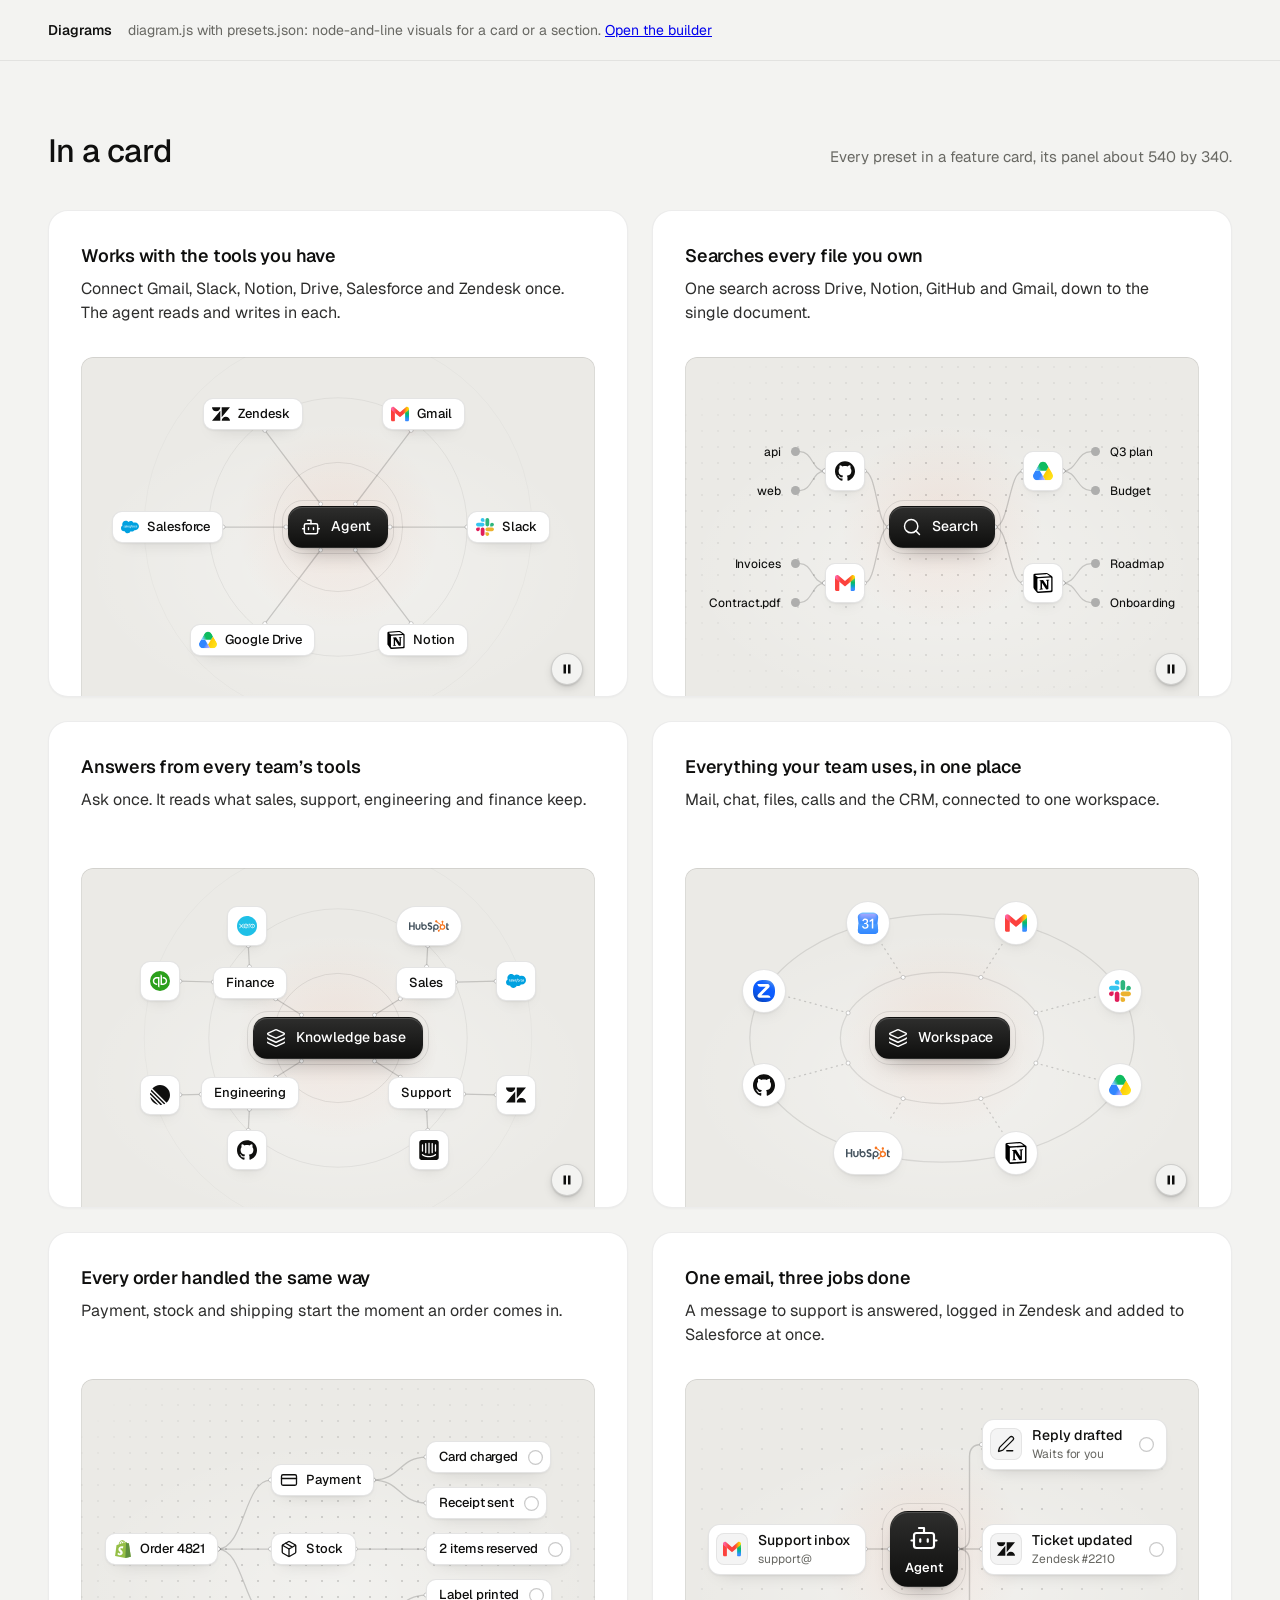
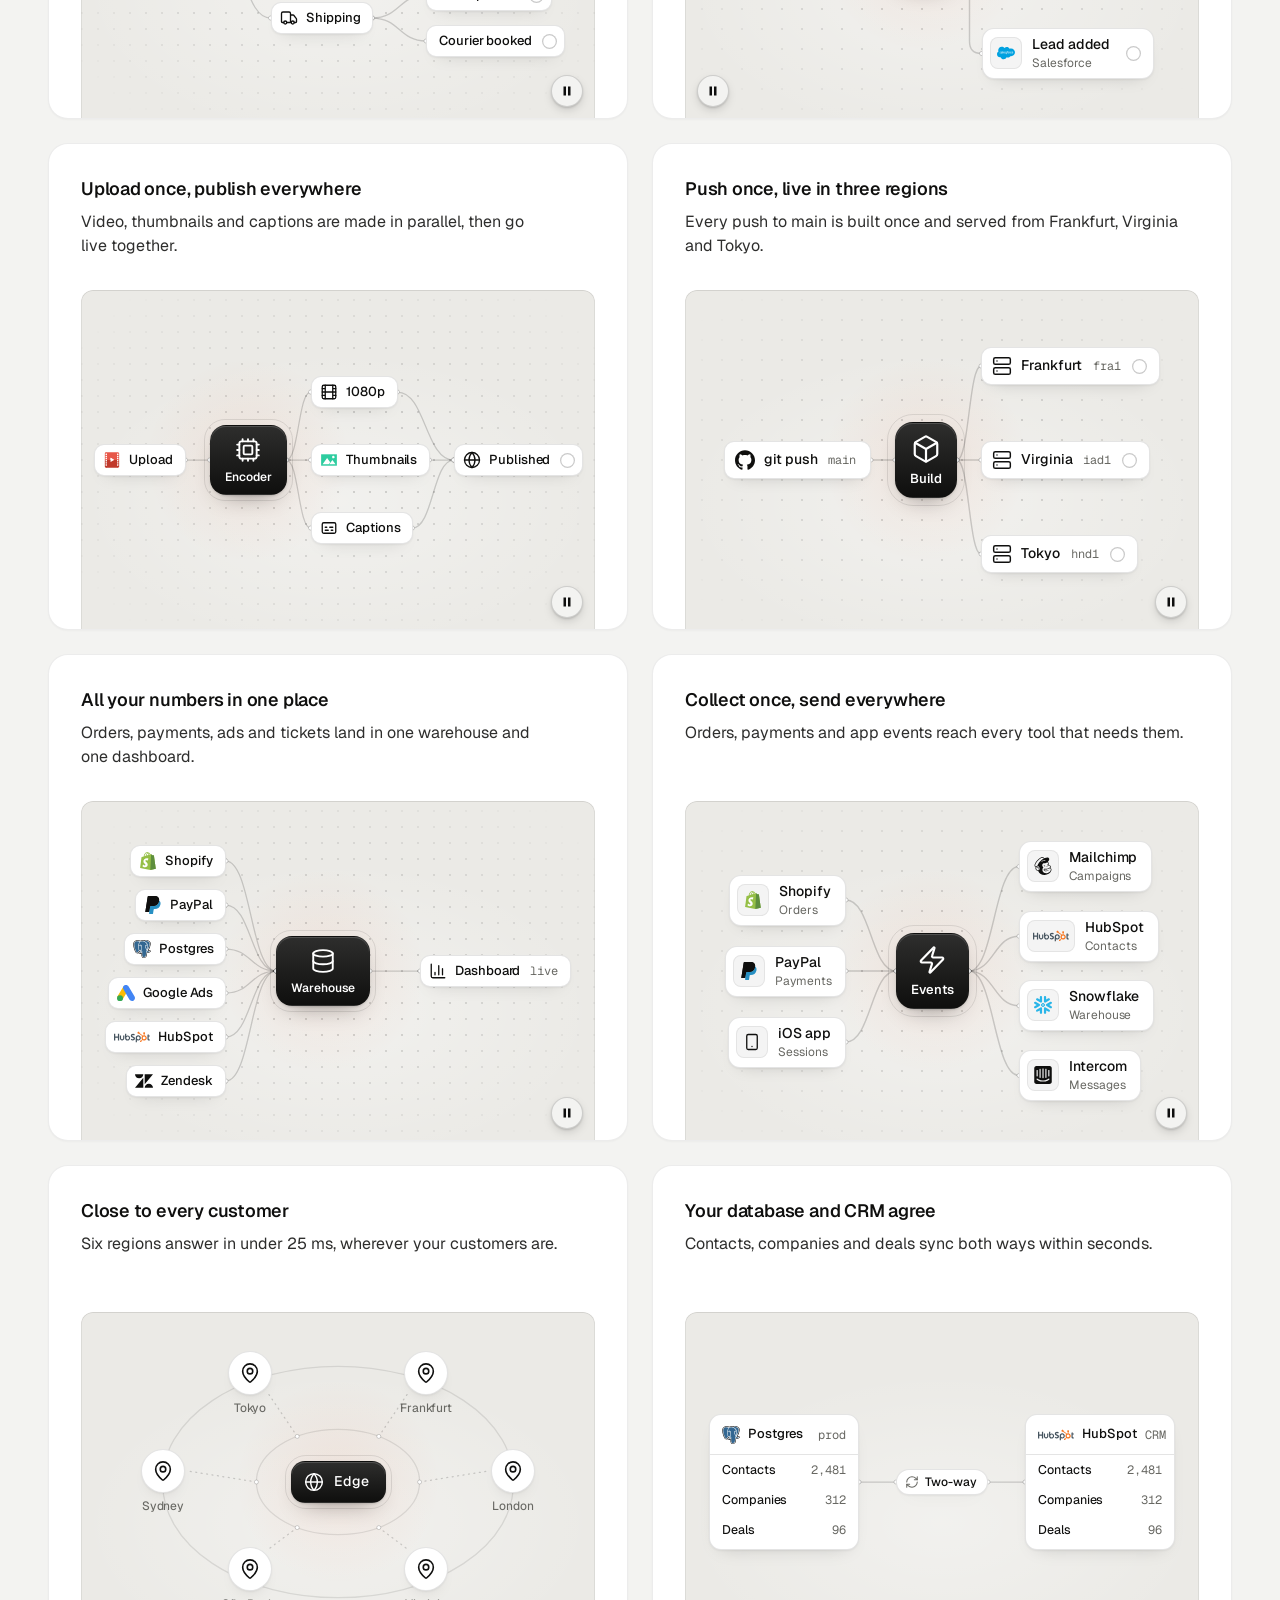
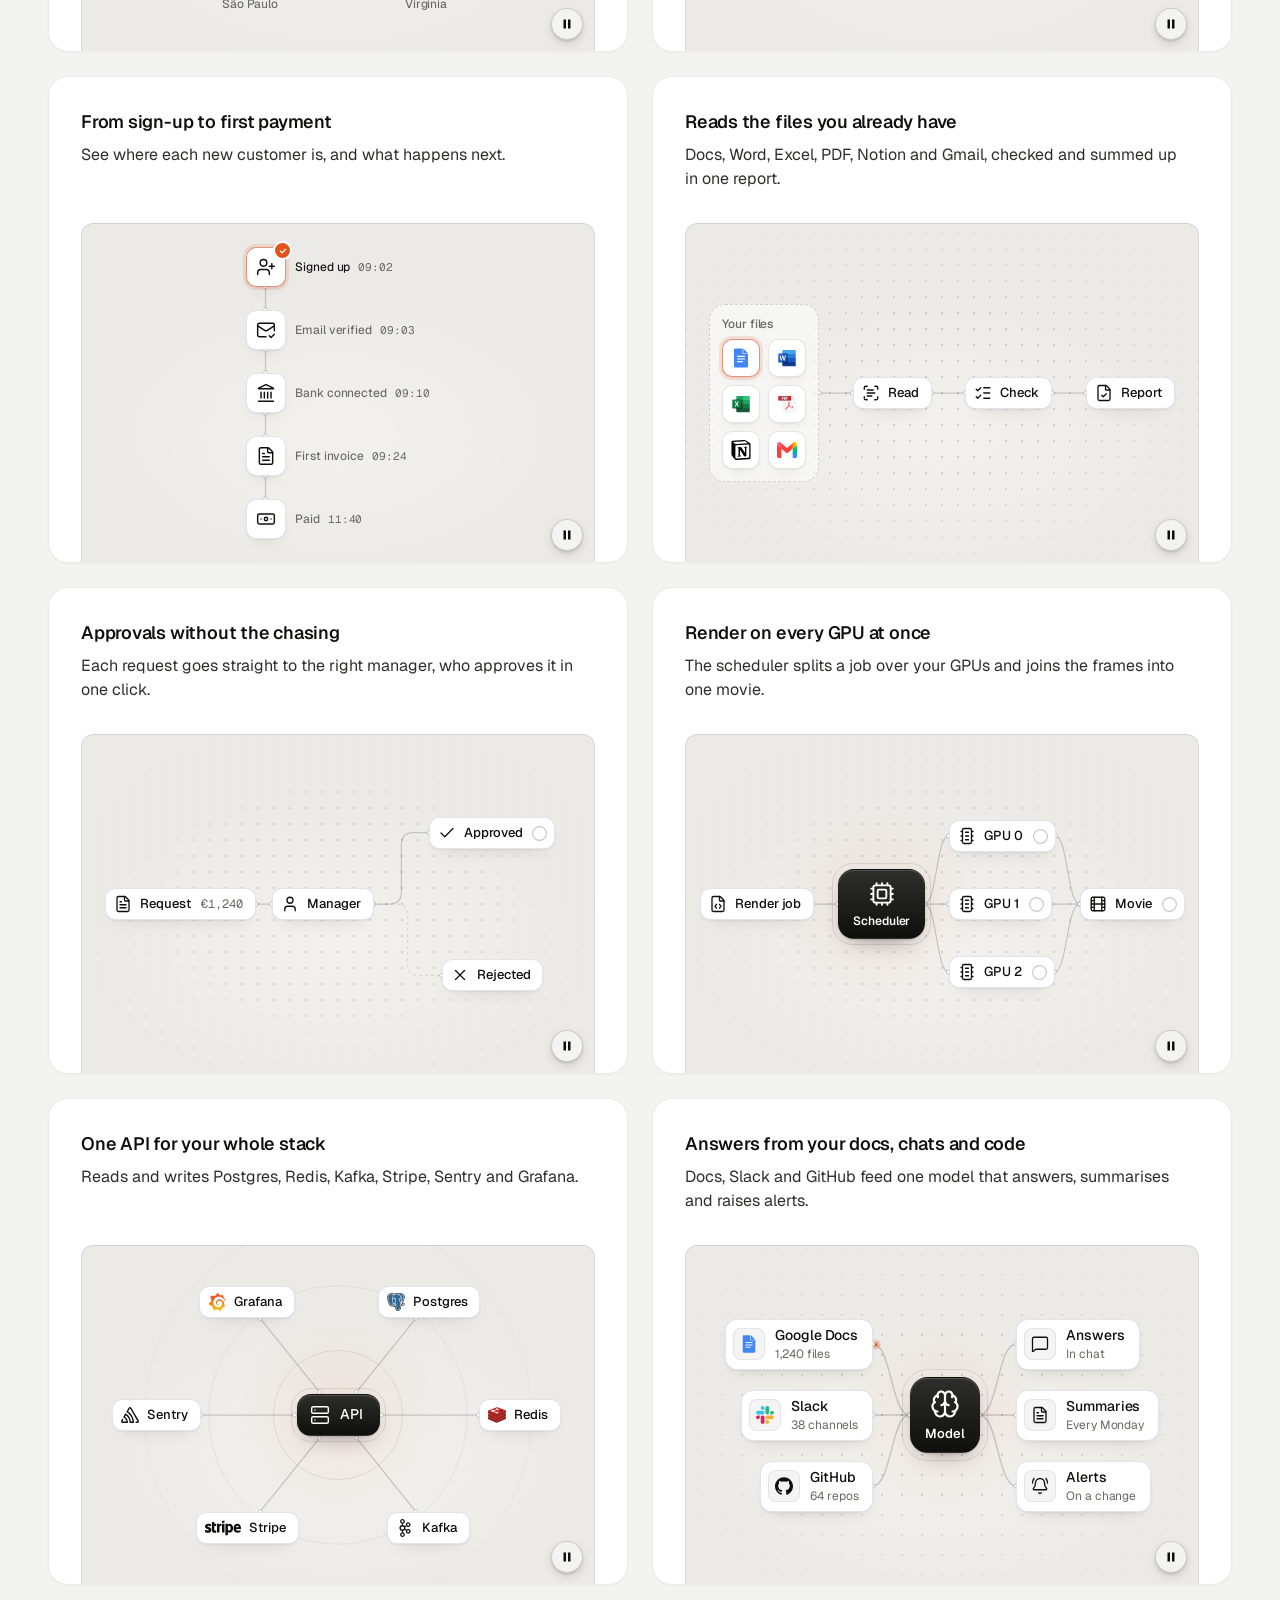
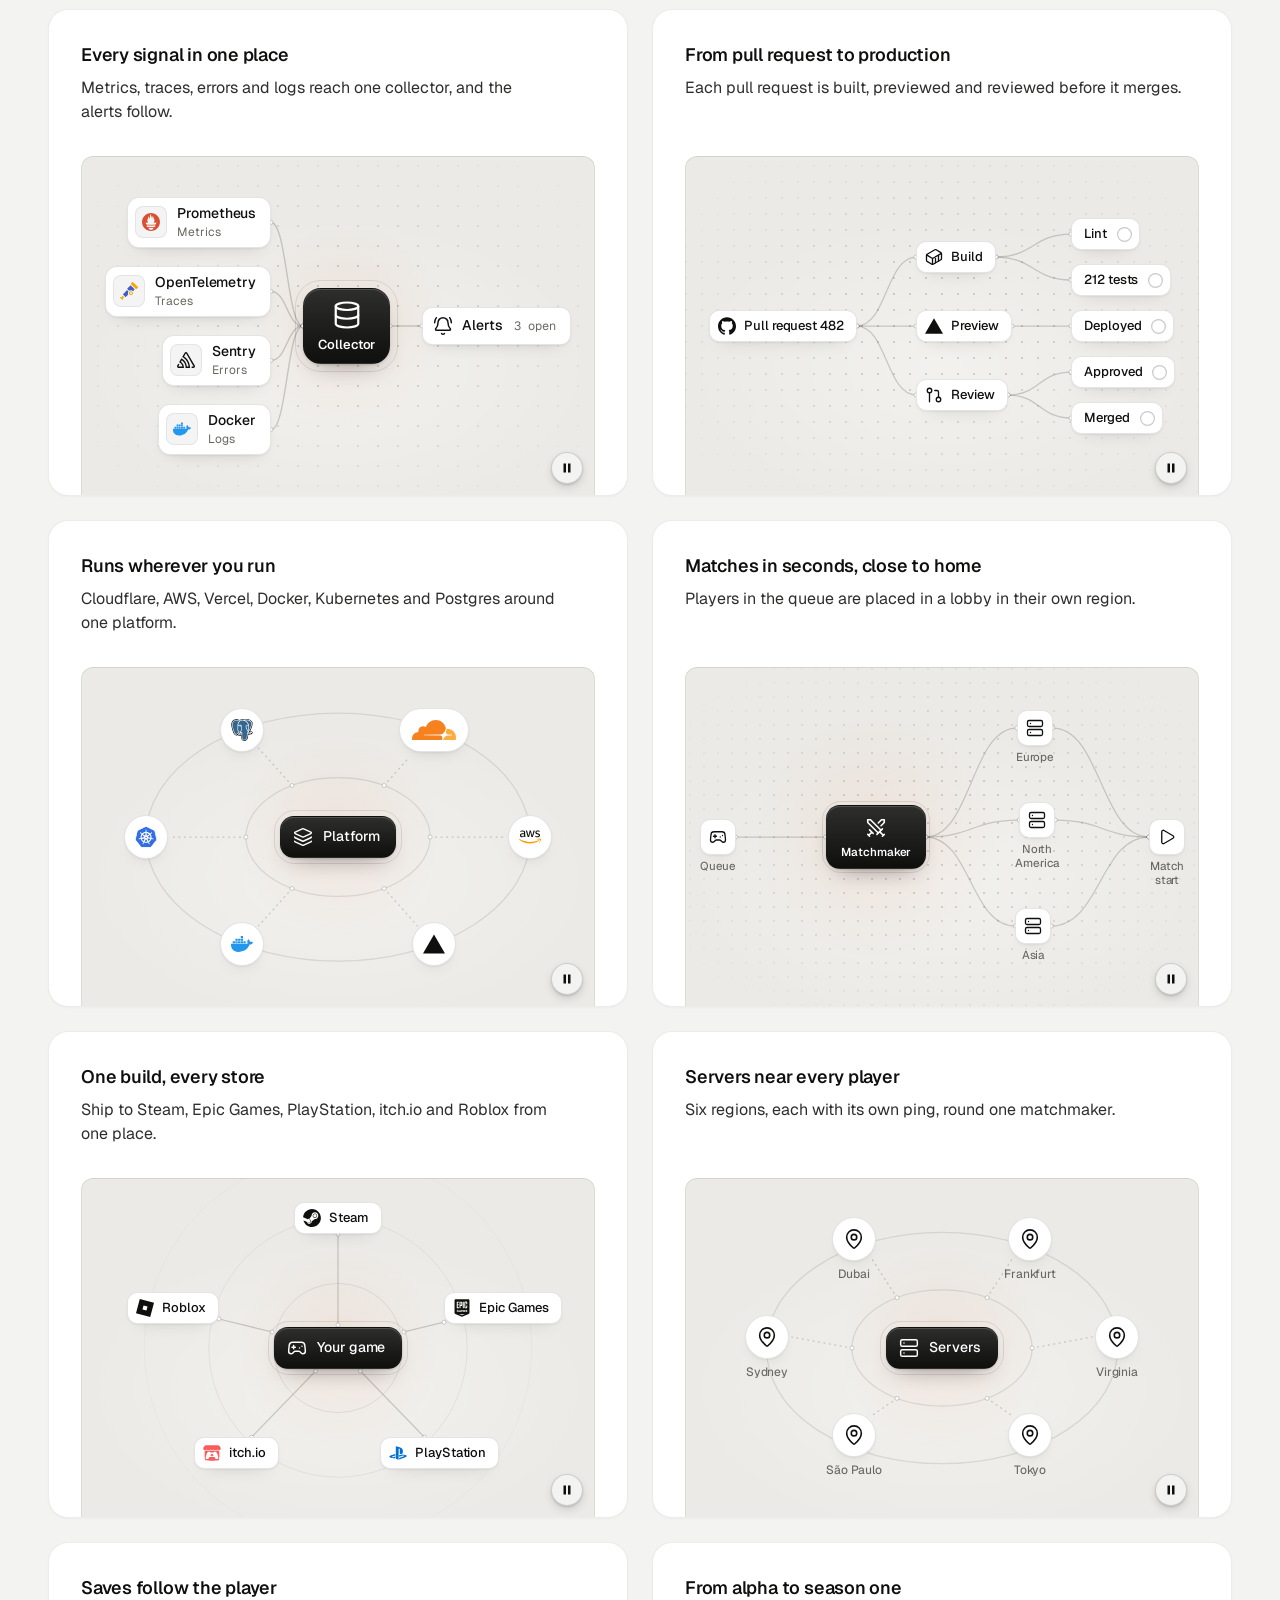
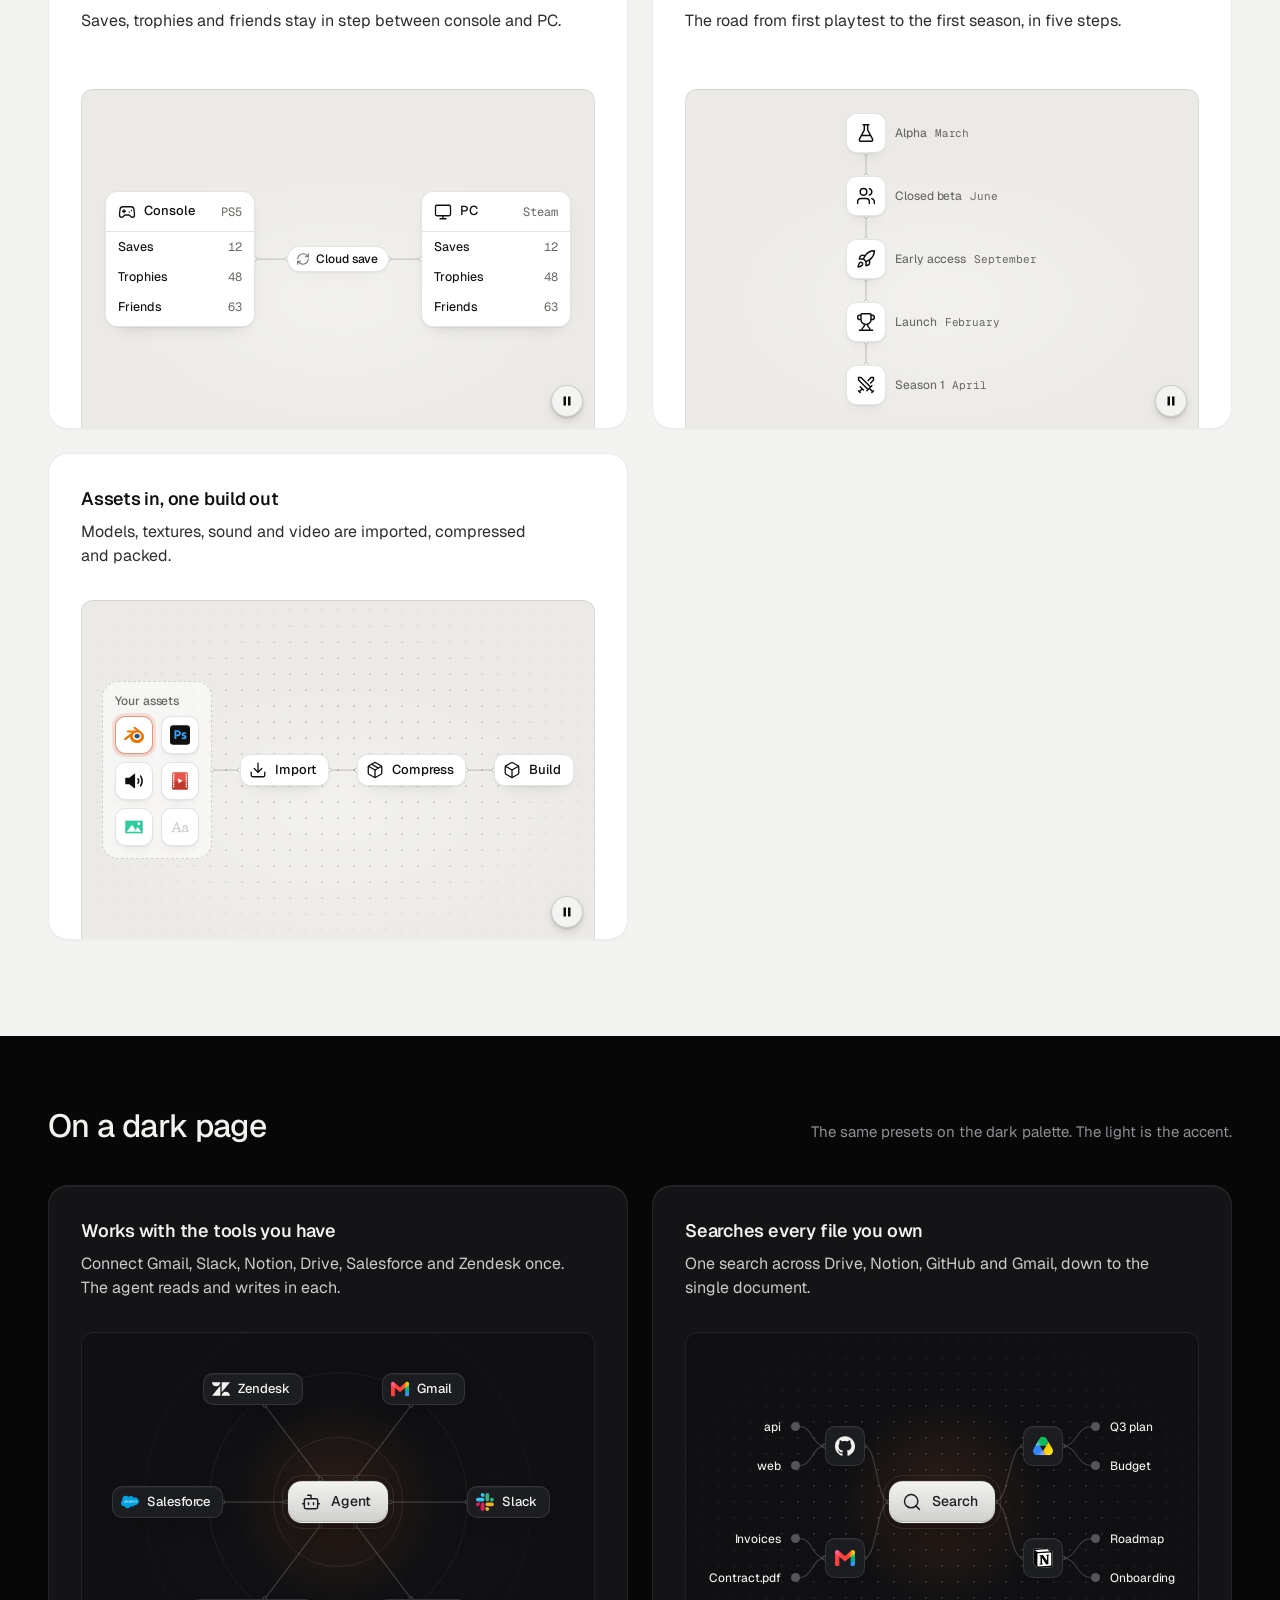
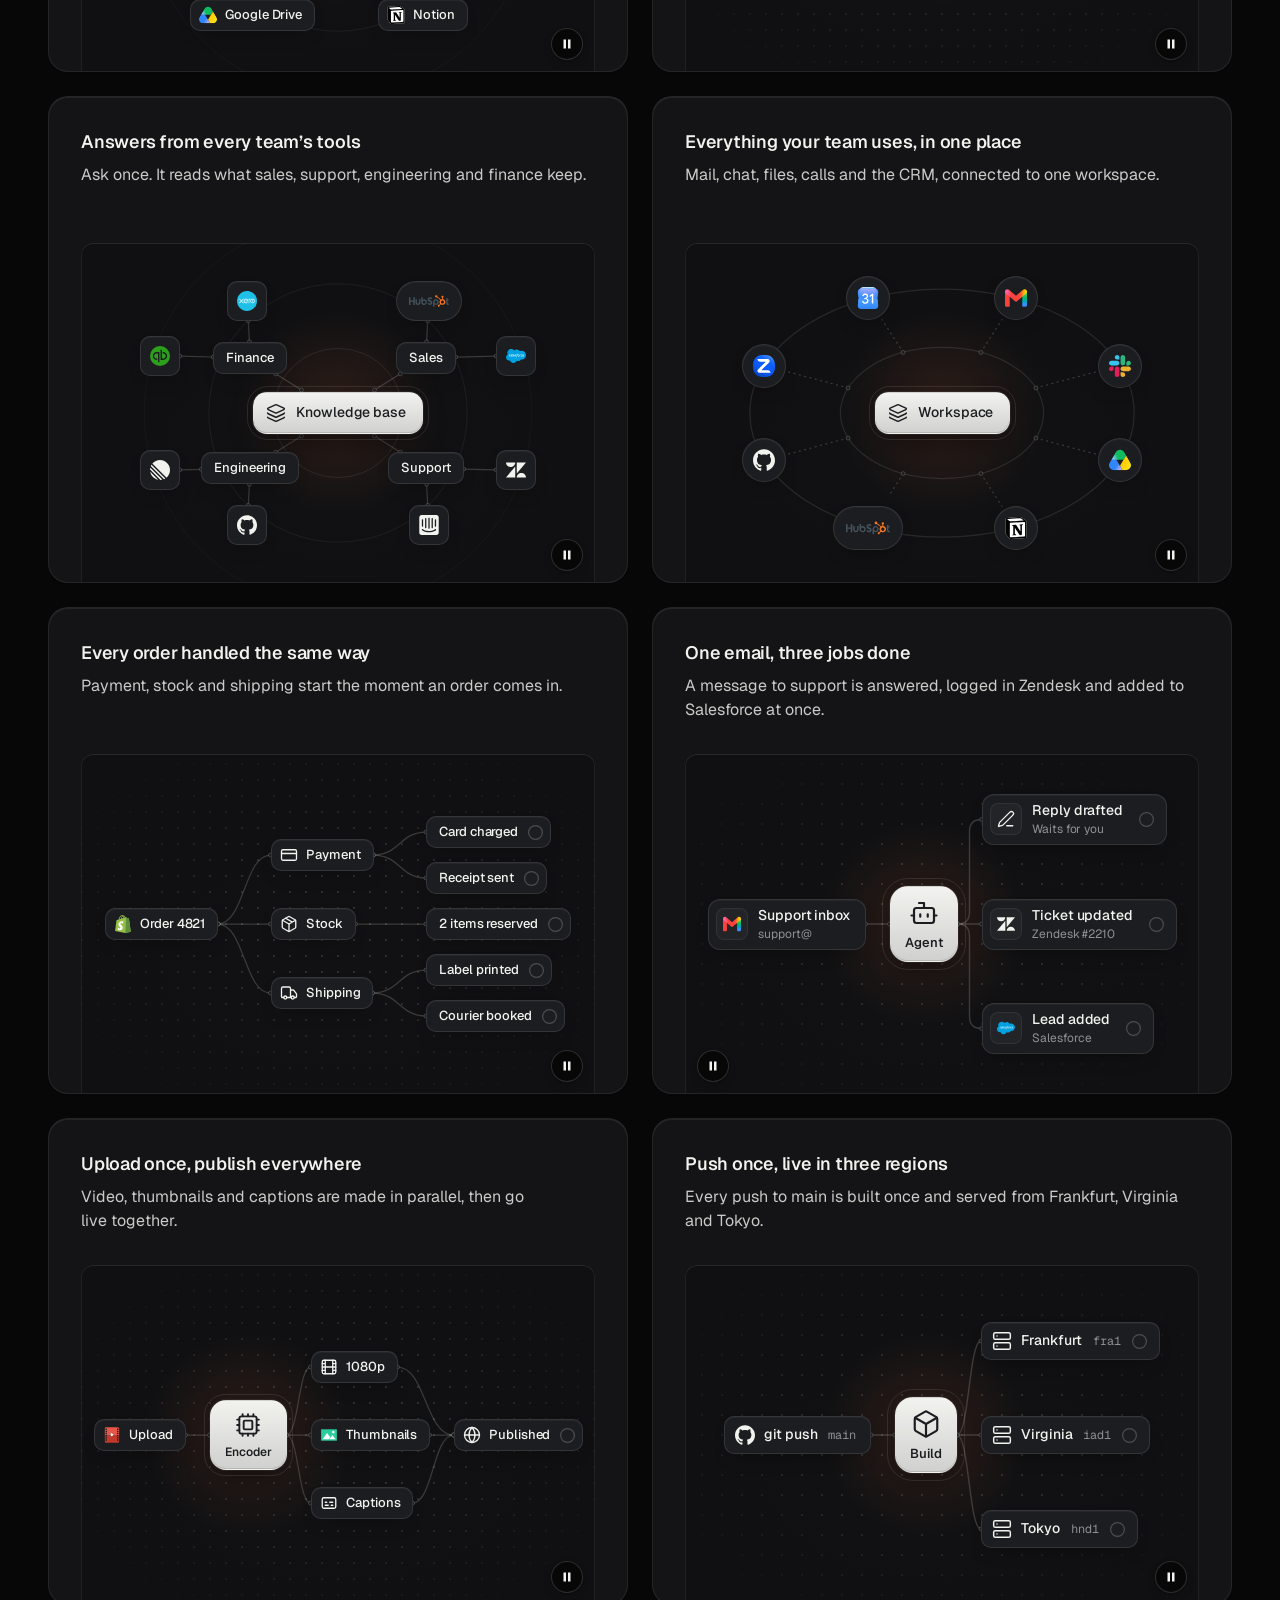
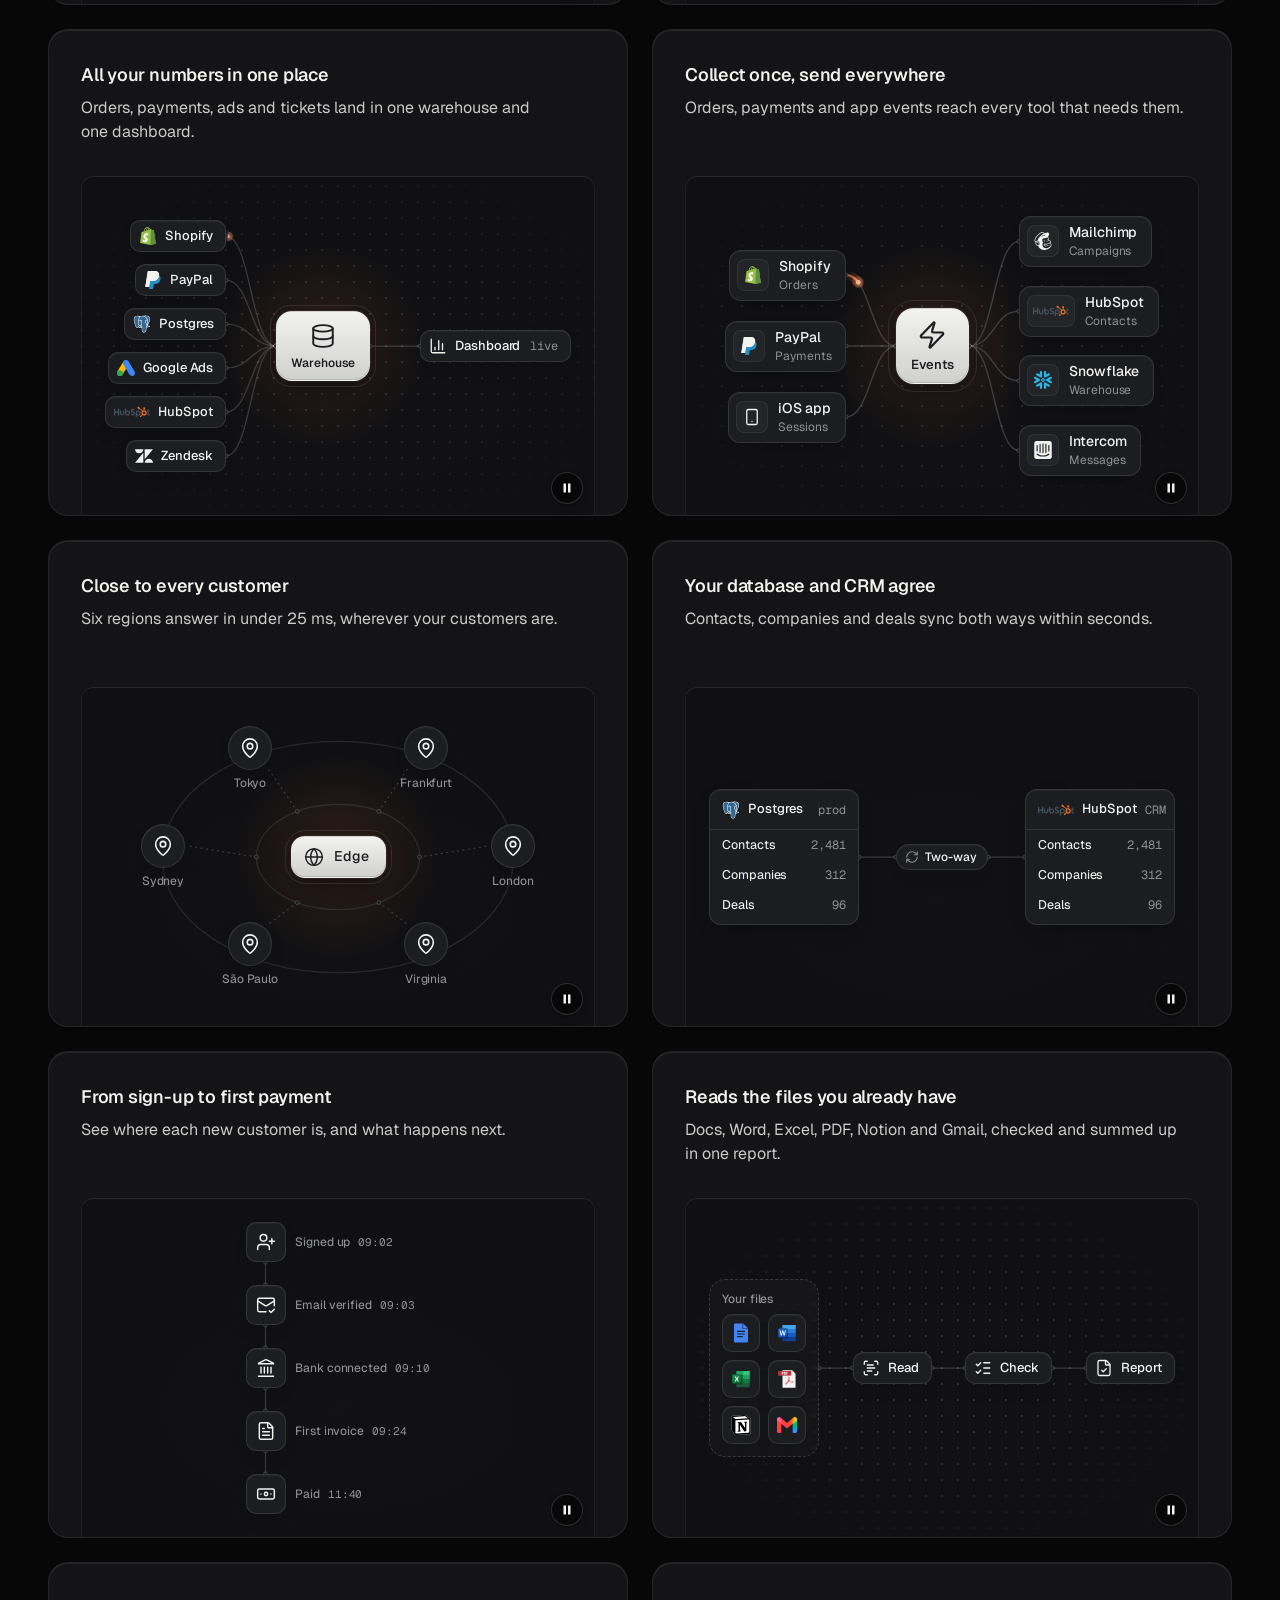
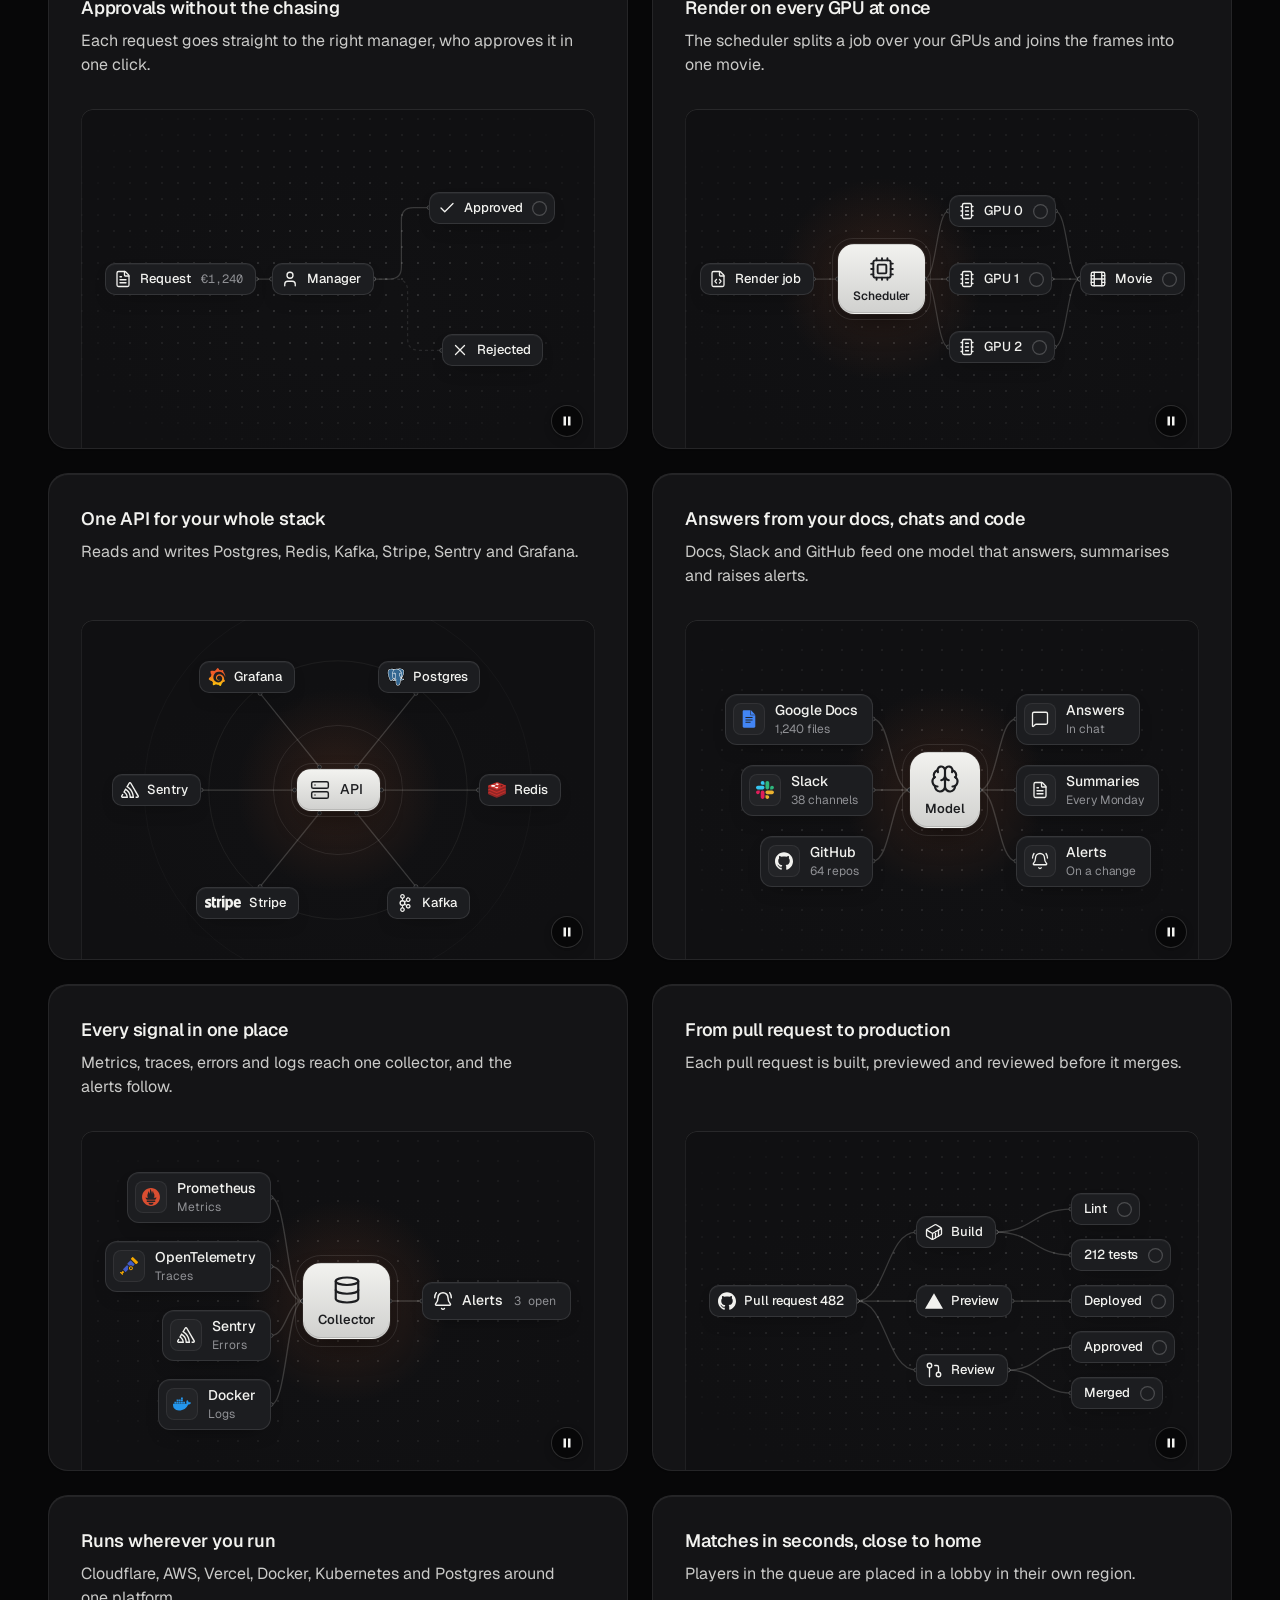
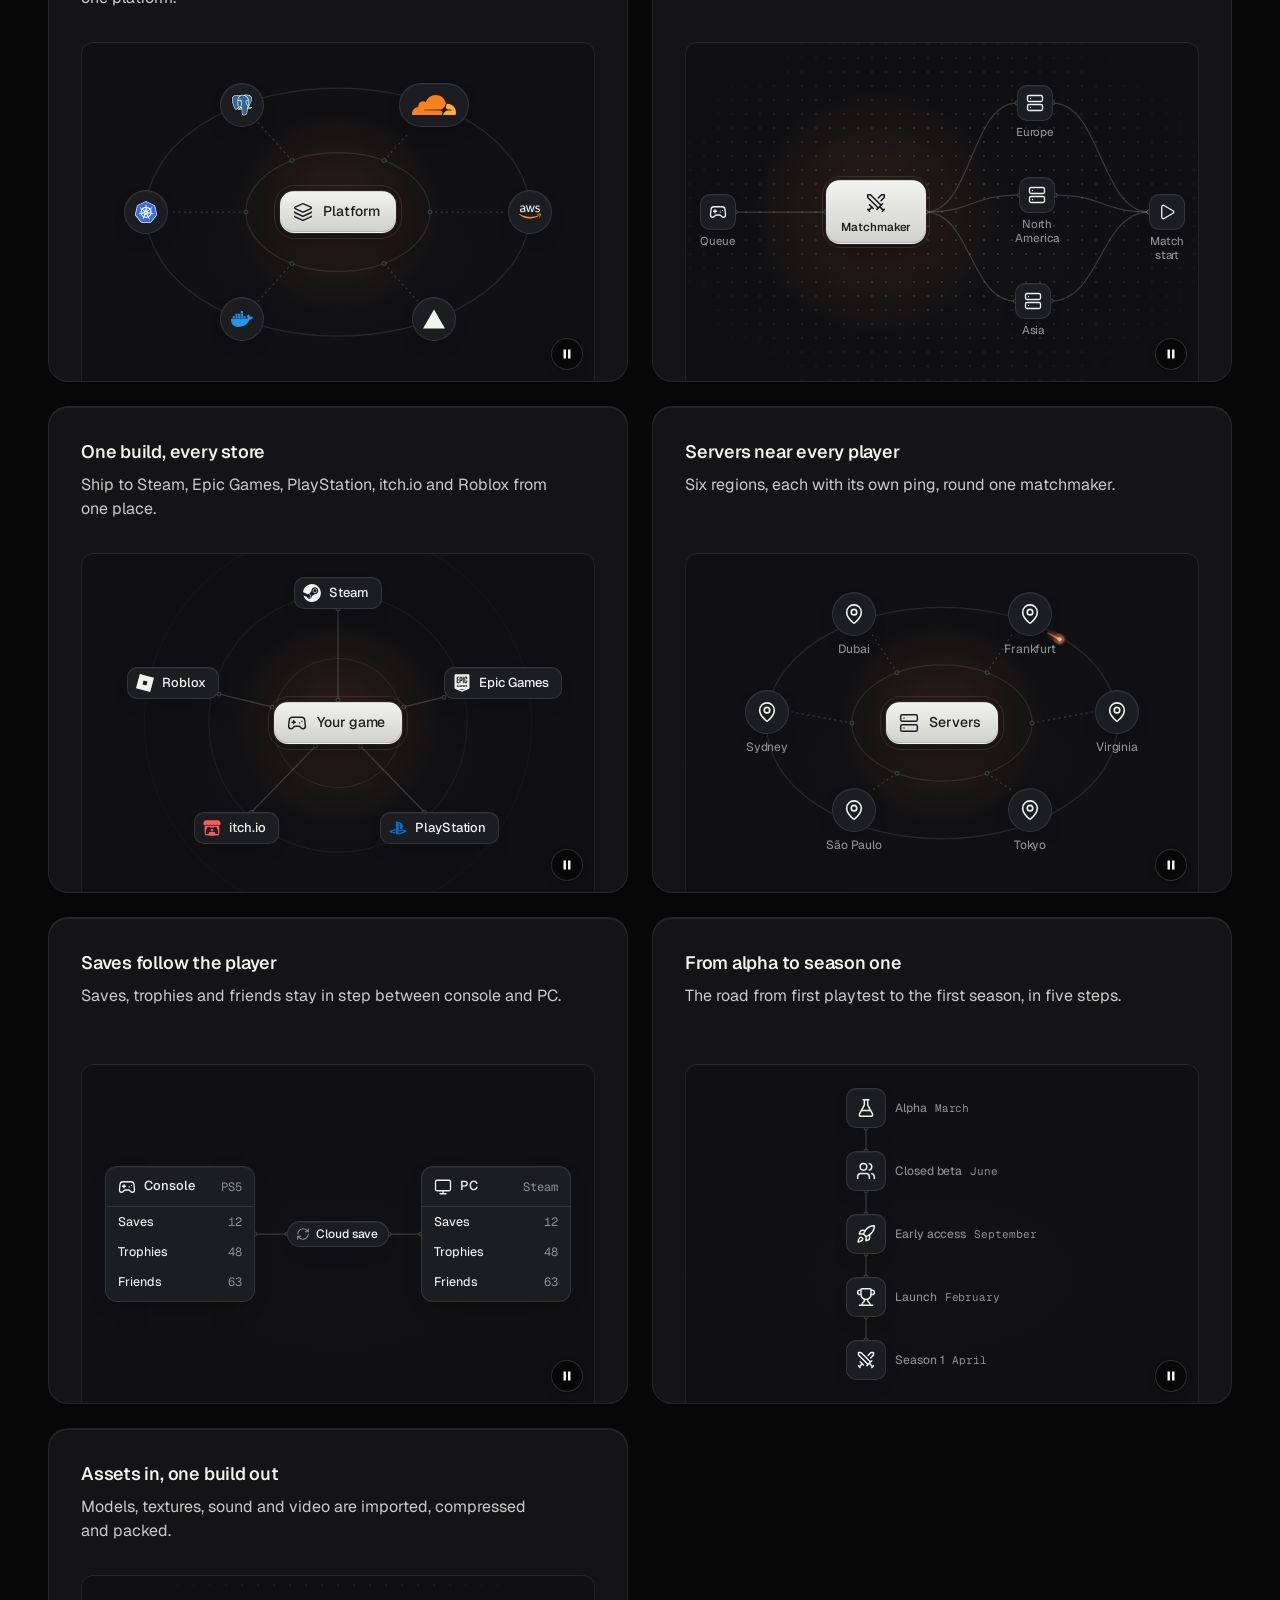
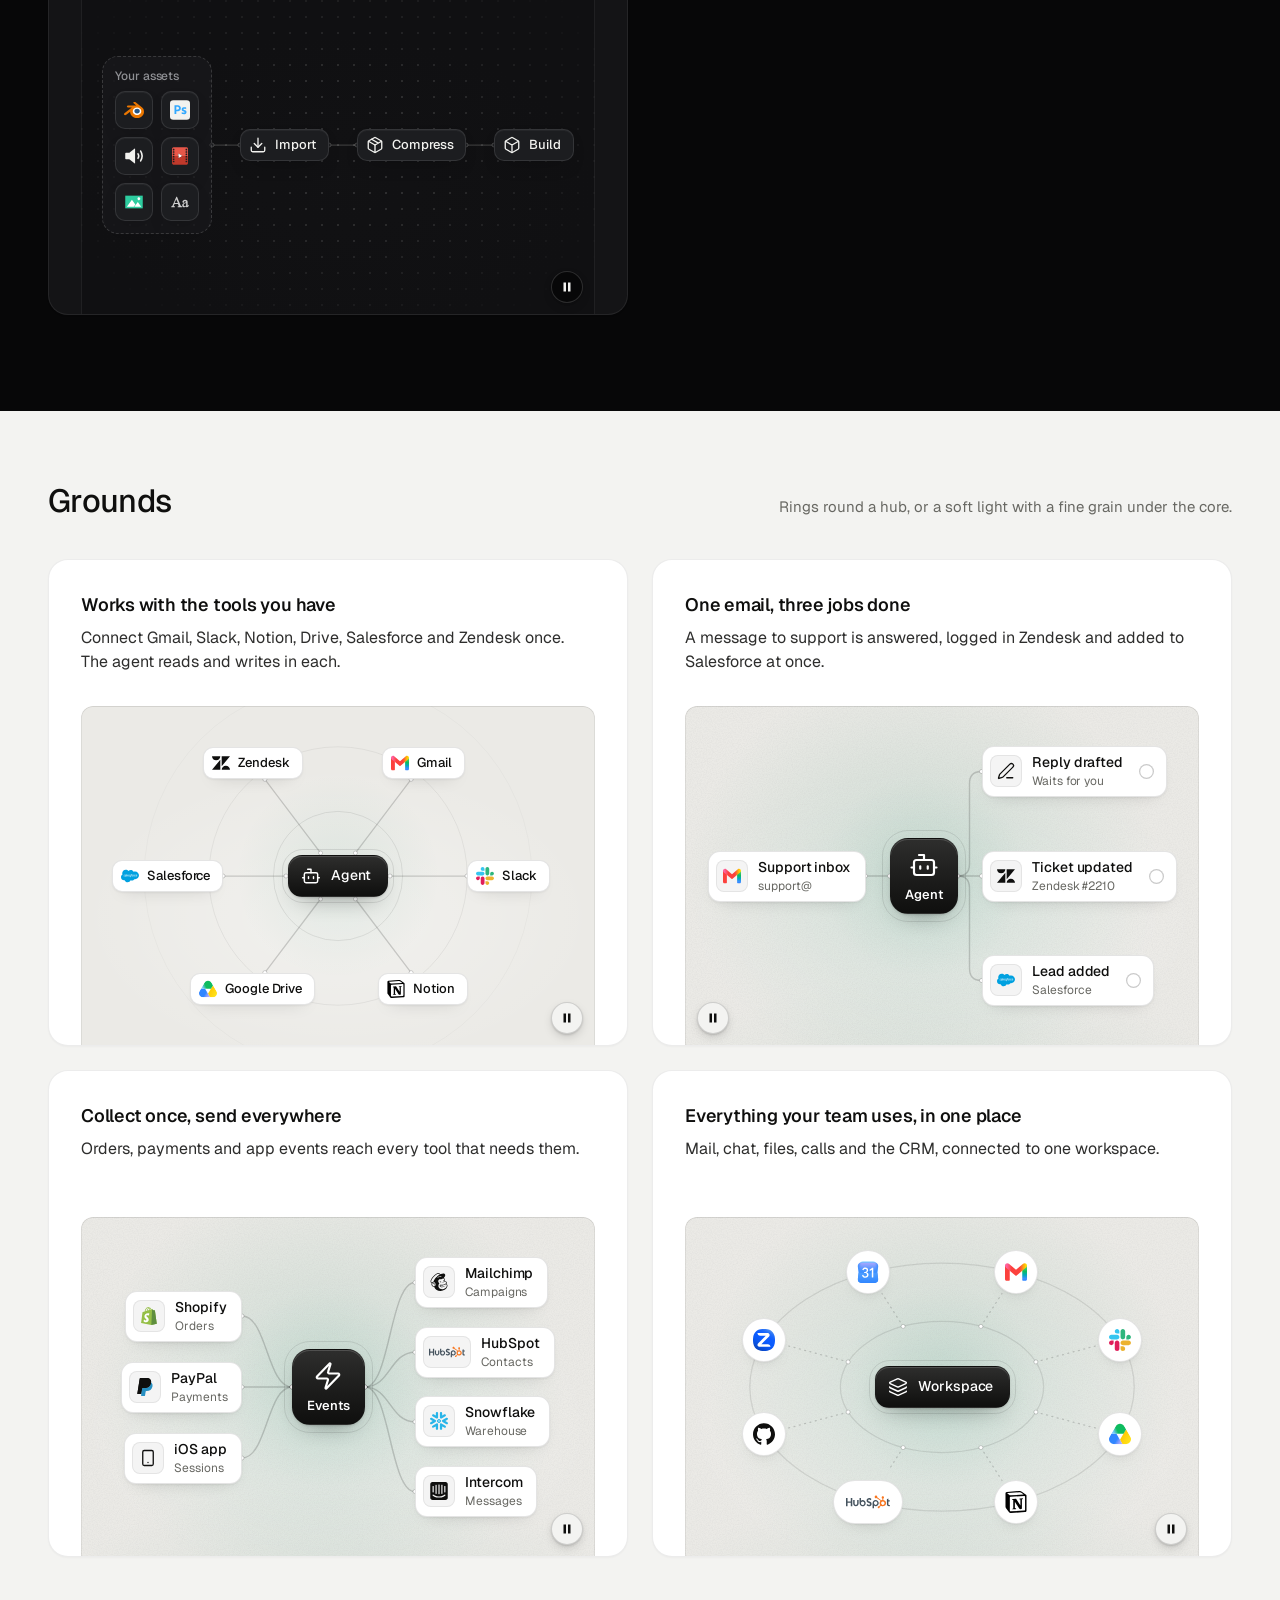
<file: landing/assets/diagrams/demo.html>
<!doctype html>
<html lang="en">
<head>
<meta charset="utf-8">
<meta name="viewport" content="width=device-width, initial-scale=1">
<title>Diagrams</title>
<link rel="preconnect" href="https://fonts.googleapis.com">
<link rel="preconnect" href="https://fonts.gstatic.com" crossorigin>
<link href="https://fonts.googleapis.com/css2?family=Geist:wght@300..700&family=Geist+Mono:wght@400;500&display=swap" rel="stylesheet">
<link rel="stylesheet" href="../ui/cards.css">
<link rel="stylesheet" href="diagram.css">
<style>
  /* two page palettes (the same as assets/ui/cards.html); every colour of the cards and the diagrams
     comes from these */
  :root {
    --font-text: "Geist", system-ui, sans-serif;
    --font-display: "Geist", system-ui, sans-serif;
    --font-mono: "Geist Mono", ui-monospace, monospace;
  }
  [data-theme="light"] {
    --bg: #f3f3f1; --card: #ffffff; --ink: #0f0f0e; --muted: #686863; --accent: #e5531c; --accent-ink: #ffffff; --frag: #ffffff; --ground-bg: #ebeae6; --ground-accent: #dcd9d0;
  }
  [data-theme="light"][data-accent="blue"] { --accent: #2456e8; }
  [data-theme="light"][data-accent="green"] { --accent: #16825d; }
  [data-theme="dark"] {
    --bg: #070708; --card: #141416; --ink: #f2f2ef; --muted: #8f9094; --accent: #ff7a3c; --accent-ink: #120c08; --frag: #1c1d20; --ground-bg: #101012; --ground-accent: #232326;
  }
  [data-theme="dark"][data-accent="white"] { --accent: #f2f2ef; --accent-ink: #0b0b0c; }
  [data-theme="dark"][data-accent="green"] { --accent: #3ccf8e; --accent-ink: #06130d; }
  * { box-sizing: border-box; }
  html, body { margin: 0; }
  body { font-family: var(--font-text); background: #f3f3f1; color: #0f0f0e; -webkit-font-smoothing: antialiased; }
  .set { background: var(--bg); color: var(--ink); padding: 72px 0 96px; }
  .wrap { max-width: 1232px; margin: 0 auto; padding: 0 24px; }
  .head { display: flex; align-items: baseline; justify-content: space-between; gap: 24px; margin-bottom: 40px; }
  .head h2 { margin: 0; font: 500 32px/1.15 var(--font-display); letter-spacing: -0.02em; }
  .head p { margin: 0; color: var(--muted); font-size: 15px; max-width: 46ch; }
  .grid { display: grid; grid-template-columns: repeat(2, minmax(0, 1fr)); gap: 24px; }
  .grid--one { grid-template-columns: minmax(0, 1fr); }
  /* the panel heights of the brief: a card panel about 340 high, a section panel 560 */
  .card > .panel { --p-h: 340px; }
  .card--wide > .panel { --p-h: 560px; }
  .item { display: flex; flex-direction: column; gap: 10px; min-width: 0; }
  .item > .card { flex: 1; }
  .item > code { font: 400 12px/1 var(--font-mono); color: var(--muted); padding-left: 4px; }
  .top { background: #f3f3f1; border-bottom: 1px solid rgb(0 0 0 / .07); }
  .top .wrap { display: flex; align-items: center; gap: 16px; height: 60px; font-size: 14px; }
  .top b { font-weight: 560; }
  .top span { color: #686863; }
  /* a held moment (?dg=rest or mid) shows its end state at once, for screenshots */
  .dg-hold .dg *, .dg-hold .dg *::before, .dg-hold .dg *::after { transition: none !important; animation: none !important; }
  @media (max-width: 1023px) { .grid { grid-template-columns: minmax(0, 1fr); } }
  @media (max-width: 639px) {
    .set { padding: 48px 0 64px; }
    .wrap { padding: 0 16px; }
    .head { flex-direction: column; gap: 8px; margin-bottom: 28px; }
    .head h2 { font-size: 26px; }
    .card > .panel { --p-h: 300px; }
    .card--wide > .panel { --p-h: 420px; }
  }
</style>
</head>
<body data-icon-base="../icons/demo/">
<!-- icons load from ../icons/demo/ (every curated icon, written by scripts/icons.mjs fetch --all). A real page loads them from assets/icons/, filled once with:
     node scripts/icons.mjs scan index.html --out assets/icons -->
<header class="top"><div class="wrap"><b>Diagrams</b><span>diagram.js with presets.json: node-and-line visuals for a card or a section. <a href="lab.html">Open the builder</a></span></div></header>
<main id="sets"></main>

<script type="module">
  import dg from './diagram.js';

  // plain card copy for the demo only (a page writes its own)
  const COPY = {
    'hub-tools': ['Works with the tools you have', 'Connect Gmail, Slack, Notion, Drive, Salesforce and Zendesk once. The agent reads and writes in each.'],
    'hub-branches': ['Searches every file you own', 'One search across Drive, Notion, GitHub and Gmail, down to the single document.'],
    'hub-web': ['Answers from every team’s tools', 'Ask once. It reads what sales, support, engineering and finance keep.'],
    'ring-apps': ['Everything your team uses, in one place', 'Mail, chat, files, calls and the CRM, connected to one workspace.'],
    'tree-orders': ['Every order handled the same way', 'Payment, stock and shipping start the moment an order comes in.'],
    'lanes-agent': ['One email, three jobs done', 'A message to support is answered, logged in Zendesk and added to Salesforce at once.'],
    'lanes-media': ['Upload once, publish everywhere', 'Video, thumbnails and captions are made in parallel, then go live together.'],
    'lanes-deploy': ['Push once, live in three regions', 'Every push to main is built once and served from Frankfurt, Virginia and Tokyo.'],
    'fanin-warehouse': ['All your numbers in one place', 'Orders, payments, ads and tickets land in one warehouse and one dashboard.'],
    'bowtie-events': ['Collect once, send everywhere', 'Orders, payments and app events reach every tool that needs them.'],
    'ring-regions': ['Close to every customer', 'Six regions answer in under 25 ms, wherever your customers are.'],
    'sync-crm': ['Your database and CRM agree', 'Contacts, companies and deals sync both ways within seconds.'],
    'timeline-onboarding': ['From sign-up to first payment', 'See where each new customer is, and what happens next.'],
    'grid-documents': ['Reads the files you already have', 'Docs, Word, Excel, PDF, Notion and Gmail, checked and summed up in one report.'],
    'free-approval': ['Approvals without the chasing', 'Each request goes straight to the right manager, who approves it in one click.'],
    'lanes-render': ['Render on every GPU at once', 'The scheduler splits a job over your GPUs and joins the frames into one movie.'],
    'hub-stack': ['One API for your whole stack', 'Reads and writes Postgres, Redis, Kafka, Stripe, Sentry and Grafana.'],
    'bowtie-model': ['Answers from your docs, chats and code', 'Docs, Slack and GitHub feed one model that answers, summarises and raises alerts.'],
    'fanin-telemetry': ['Every signal in one place', 'Metrics, traces, errors and logs reach one collector, and the alerts follow.'],
    'tree-release': ['From pull request to production', 'Each pull request is built, previewed and reviewed before it merges.'],
    'ring-edge': ['Runs wherever you run', 'Cloudflare, AWS, Vercel, Docker, Kubernetes and Postgres around one platform.'],
    'lanes-matchmaking': ['Matches in seconds, close to home', 'Players in the queue are placed in a lobby in their own region.'],
    'hub-stores': ['One build, every store', 'Ship to Steam, Epic Games, PlayStation, itch.io and Roblox from one place.'],
    'ring-servers': ['Servers near every player', 'Six regions, each with its own ping, round one matchmaker.'],
    'sync-saves': ['Saves follow the player', 'Saves, trophies and friends stay in step between console and PC.'],
    'timeline-season': ['From alpha to season one', 'The road from first playtest to the first season, in five steps.'],
    'grid-assets': ['Assets in, one build out', 'Models, textures, sound and video are imported, compressed and packed.'],
  };
  const q = new URLSearchParams(location.search);
  const only = q.get('ids') ? q.get('ids').split(',') : null;
  const themes = q.get('theme') ? q.get('theme').split(',') : ['light', 'dark'];
  const type = q.get('type');                // software | tech | gaming | product | service
  const show = q.get('show') || 'all';      // all | cards | grounds | sections
  const groundAll = q.get('ground');         // ?ground=glow tries one ground on every card

  const presets = await dg.presets();
  const ids = Object.keys(presets).filter(id => (!only || only.includes(id)) && (!type || (presets[id].types || []).includes(type)));
  const root = document.getElementById('sets');

  const card = (id, cls = '', opts = null) => {
    const [t, p] = COPY[id] || [id, ''];
    const wrap = document.createElement('div');
    wrap.className = 'item';
    const a = document.createElement('article');
    a.className = 'card card--row ' + cls;
    a.innerHTML = `<h3></h3><p></p><div class="panel"><div class="dg" data-diagram="${id}"></div></div>`;
    a.querySelector('h3').textContent = t;
    a.querySelector('p').textContent = p;
    const o = { ...(opts || {}), ...(groundAll ? { ground: groundAll } : {}) };
    if (Object.keys(o).length) a.querySelector('.dg').dataset.diagramOpts = JSON.stringify(o);
    a.dataset.preset = id;
    wrap.append(a);
    if (q.get('labels')) { const code = document.createElement('code'); code.textContent = id + (o.ground ? ` · ground ${o.ground}` : ''); wrap.append(code); }
    return wrap;
  };
  const set = (theme, title, text, list, wideCards, accent) => {
    const sec = document.createElement('section');
    sec.className = 'set';
    sec.dataset.theme = theme;
    if (accent) sec.dataset.accent = accent;
    sec.innerHTML = `<div class="wrap"><div class="head"><h2></h2><p></p></div><div class="grid${wideCards ? ' grid--one' : ''}"></div></div>`;
    sec.querySelector('h2').textContent = title;
    sec.querySelector('.head p').textContent = text;
    const grid = sec.querySelector('.grid');
    list.forEach(x => { const [id, o] = Array.isArray(x) ? x : [x, null]; if (presets[id]) grid.appendChild(card(id, wideCards ? 'card--wide' : '', o)); });
    root.appendChild(sec);
  };
  if (show === 'all' || show === 'cards') {
    if (themes.includes('light')) set('light', 'In a card', 'Every preset in a feature card, its panel about 540 by 340.', ids);
    if (themes.includes('dark')) set('dark', 'On a dark page', 'The same presets on the dark palette. The light is the accent.', ids);
  }
  if (show === 'all' || show === 'grounds') {
    const g = [['hub-tools', { ground: 'rings' }], ['lanes-agent', { ground: 'glow' }], ['bowtie-events', { ground: 'glow dots' }], ['ring-apps', { ground: 'glow' }]]
      .filter(([id]) => !only || only.includes(id));
    if (themes.includes('light')) set('light', 'Grounds', 'Rings round a hub, or a soft light with a fine grain under the core.', g, false, 'green');
    if (themes.includes('dark')) set('dark', 'Grounds, dark', 'The same grounds on the dark palette.', g, false, 'green');
  }
  if (show === 'all' || show === 'sections') {
    const wl = ['lanes-agent', 'bowtie-events'].filter(id => !only || only.includes(id));
    const wd = ['hub-branches', 'sync-crm'].filter(id => !only || only.includes(id));
    if (themes.includes('light')) set('light', 'In a section', 'The same specs at section size, about 1170 by 560. Nodes with a line become cards.', wl, true, 'blue');
    if (themes.includes('dark')) set('dark', 'Section, dark', 'A white light on the dark palette.', wd, true, 'white');
  }

  const all = await dg.auto(document);
  window.__dg = all;
  await document.fonts.ready;
  await dg.ready();
  // ?dg=rest holds every diagram at rest, ?dg=mid at its busiest moment (screenshots)
  const hold = q.get('dg');
  if (hold) { document.documentElement.classList.add('dg-hold'); all.forEach(d => d.seek(hold === 'rest' ? d.T - 0.05 : d.stillT)); }
  requestAnimationFrame(() => { document.documentElement.dataset.ready = '1'; });
</script>
</body>
</html>
</file>
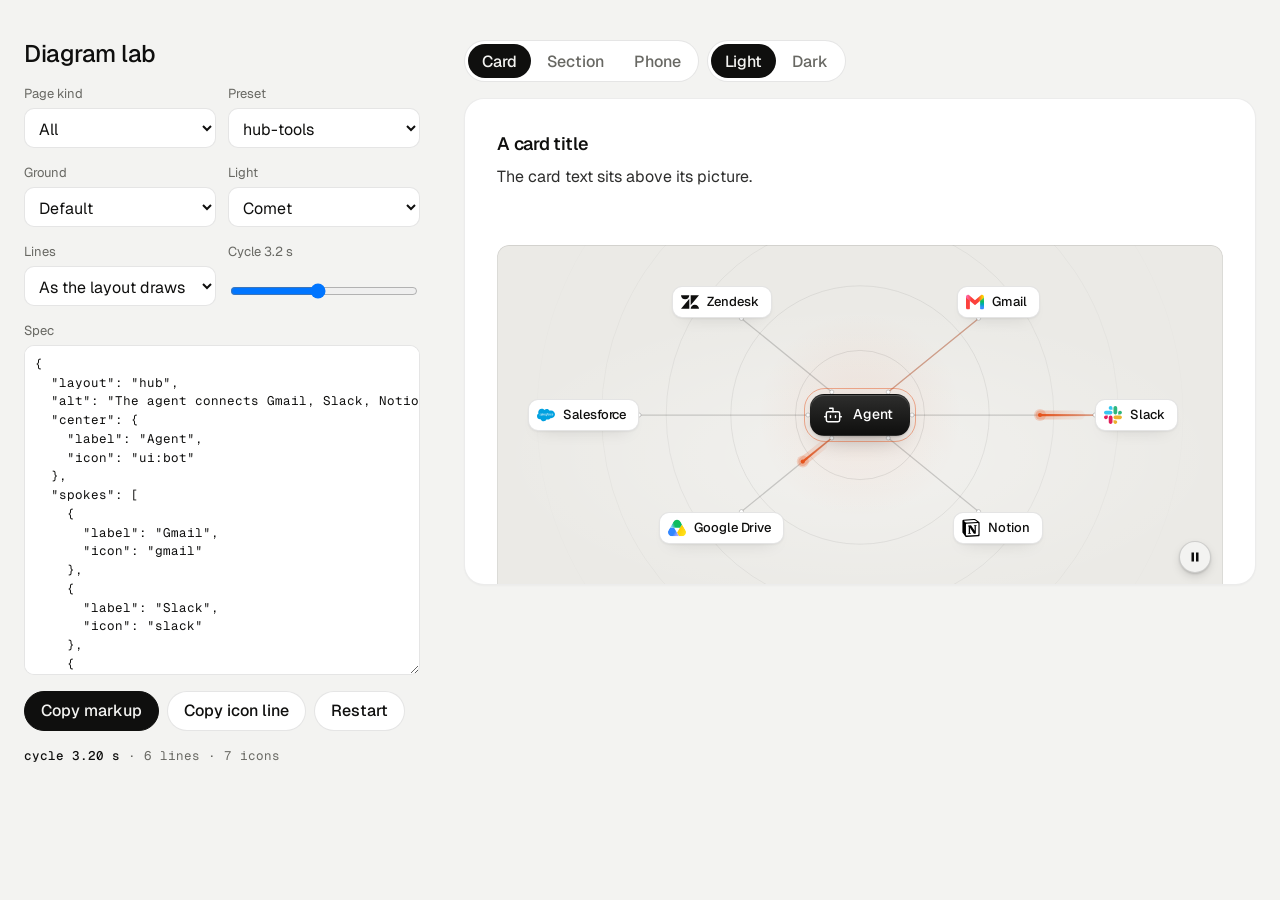
<file: landing/assets/diagrams/lab.html>
<!doctype html>
<html lang="en">
<head>
<meta charset="utf-8">
<meta name="viewport" content="width=device-width, initial-scale=1">
<title>Diagram lab</title>
<link rel="preconnect" href="https://fonts.googleapis.com">
<link rel="preconnect" href="https://fonts.gstatic.com" crossorigin>
<link href="https://fonts.googleapis.com/css2?family=Geist:wght@300..700&family=Geist+Mono:wght@400;500&display=swap" rel="stylesheet">
<link rel="stylesheet" href="../ui/cards.css">
<link rel="stylesheet" href="diagram.css">
<style>
  /* The builder: pick a preset, change the JSON or the controls, see the card at once, copy the markup. Not part of a page. */
  :root { --font-text: "Geist", system-ui, sans-serif; --font-display: "Geist", system-ui, sans-serif; --font-mono: "Geist Mono", ui-monospace, monospace; }
  [data-theme="light"] { --bg: #f3f3f1; --card: #ffffff; --ink: #0f0f0e; --muted: #686863; --accent: #e5531c; --accent-ink: #ffffff; --frag: #ffffff; --ground-bg: #ebeae6; --ground-accent: #dcd9d0; --line: rgb(0 0 0 / .1); --field: #ffffff; }
  [data-theme="light"][data-accent="blue"] { --accent: #2456e8; }
  [data-theme="light"][data-accent="green"] { --accent: #16825d; }
  [data-theme="dark"] { --bg: #070708; --card: #141416; --ink: #f2f2ef; --muted: #8f9094; --accent: #ff7a3c; --accent-ink: #120c08; --frag: #1c1d20; --ground-bg: #101012; --ground-accent: #232326; --line: rgb(255 255 255 / .12); --field: #101012; }
  [data-theme="dark"][data-accent="white"] { --accent: #f2f2ef; --accent-ink: #0b0b0c; }
  [data-theme="dark"][data-accent="green"] { --accent: #3ccf8e; --accent-ink: #06130d; }
  * { box-sizing: border-box; }
  html, body { margin: 0; }
  body { font-family: var(--font-text); background: var(--bg); color: var(--ink); -webkit-font-smoothing: antialiased; min-height: 100vh; }
  .lab { display: grid; gap: 32px; max-width: 1440px; margin: 0 auto; padding: 32px 24px 64px; }
  .side { display: grid; gap: 16px; align-content: start; min-width: 0; }
  .side h1 { margin: 0; font: 500 24px/1.2 var(--font-display); letter-spacing: -0.02em; }
  .row { display: grid; gap: 6px; }
  .row > label, .row > .lbl { font-size: 13px; color: var(--muted); }
  .two { display: grid; grid-template-columns: 1fr 1fr; gap: 12px; }
  select, textarea, button, input[type=range] { font: inherit; color: inherit; }
  select, textarea { width: 100%; background: var(--field); border: 1px solid var(--line); border-radius: 10px; padding: 9px 10px; }
  select { height: 40px; }
  textarea { min-height: 360px; resize: vertical; font: 400 12.5px/1.5 var(--font-mono); white-space: pre; tab-size: 2; }
  textarea.is-bad { border-color: #c4321c; }
  .btns { display: flex; flex-wrap: wrap; gap: 8px; }
  button.b { height: 40px; padding: 0 16px; border-radius: 999px; border: 1px solid var(--line); background: var(--card); cursor: pointer; font-weight: 500; }
  button.b:hover { border-color: var(--ink); }
  button.b--main { background: var(--ink); color: var(--bg); border-color: var(--ink); }
  .out { font: 400 12.5px/1.5 var(--font-mono); color: var(--muted); overflow-wrap: anywhere; min-height: 1.5em; }
  .out b { color: var(--ink); font-weight: 500; }
  .out .bad { color: #c4321c; }
  .lb-stage { min-width: 0; display: grid; align-content: start; gap: 16px; }
  .lb-stage .card > .panel { --p-h: 340px; }
  .lb-stage .card--wide > .panel { --p-h: 560px; }
  .lb-stage .card--phone { max-width: 390px; }
  .lb-stage .card--phone > .panel { --p-h: 300px; }
  .seg { display: inline-flex; border: 1px solid var(--line); border-radius: 999px; padding: 3px; gap: 2px; background: var(--card); width: fit-content; }
  .seg button { height: 34px; padding: 0 14px; border: 0; background: none; border-radius: 999px; cursor: pointer; font-weight: 500; color: var(--muted); }
  .seg button[aria-pressed="true"] { background: var(--ink); color: var(--bg); }
  @media (min-width: 1024px) { .lab { grid-template-columns: 400px minmax(0, 1fr); gap: 40px; padding-top: 40px; } textarea { min-height: 330px; } .side { position: sticky; top: 24px; max-height: calc(100vh - 48px); overflow: auto; padding-right: 4px; } }
  @media (max-width: 639px) { .lab { padding: 24px 16px 48px; } }
</style>
</head>
<body data-theme="light" data-icon-base="../icons/demo/">
<div class="lab">
  <aside class="side">
    <h1>Diagram lab</h1>
    <div class="two">
      <div class="row"><label for="type">Page kind</label><select id="type"><option value="">All</option><option>software</option><option>tech</option><option>gaming</option><option>product</option><option>service</option></select></div>
      <div class="row"><label for="preset">Preset</label><select id="preset"></select></div>
    </div>
    <div class="two">
      <div class="row"><label for="ground">Ground</label><select id="ground"><option value="">Default</option><option>dots</option><option>rings</option><option>grid</option><option>glow</option><option>glow dots</option><option>glow rings</option><option>none</option></select></div>
      <div class="row"><label for="pulse">Light</label><select id="pulse"><option value="">Comet</option><option>dot</option><option>none</option></select></div>
    </div>
    <div class="two">
      <div class="row"><label for="curve">Lines</label><select id="curve"><option value="">As the layout draws them</option><option>curve</option><option>elbow</option><option>swirl</option></select></div>
      <div class="row"><label for="cycle">Cycle <span id="cycleV">3.2 s</span></label><input id="cycle" type="range" min="2.5" max="4" step="0.1" value="3.2"></div>
    </div>
    <div class="row"><label for="json">Spec</label><textarea id="json" spellcheck="false"></textarea></div>
    <div class="btns">
      <button class="b b--main" id="copy" type="button">Copy markup</button>
      <button class="b" id="copyIcons" type="button">Copy icon line</button>
      <button class="b" id="restart" type="button">Restart</button>
    </div>
    <div class="out" id="info"></div>
  </aside>
  <main class="lb-stage">
    <div class="btns">
      <div class="seg" id="size" role="group" aria-label="Size"><button type="button" data-v="card" aria-pressed="true">Card</button><button type="button" data-v="section" aria-pressed="false">Section</button><button type="button" data-v="phone" aria-pressed="false">Phone</button></div>
      <div class="seg" id="theme" role="group" aria-label="Palette"><button type="button" data-v="light" aria-pressed="true">Light</button><button type="button" data-v="dark" aria-pressed="false">Dark</button></div>
    </div>
    <article class="card card--row" id="card"><h3 id="ct"></h3><p id="cp"></p><div class="panel"><div class="dg" id="dg"></div></div></article>
  </main>
</div>
<script type="module">
  import dg from './diagram.js';
  const $ = id => document.getElementById(id);
  const presets = await dg.presets();
  const base = new URL('../icons/demo/', location.href).href;
  const q = new URLSearchParams(location.search);
  let spec = null, d = null, size = 'card';

  const names = type => Object.keys(presets).filter(k => !type || (presets[k].types || []).includes(type));
  const fillPresets = () => { $('preset').innerHTML = names($('type').value).map(k => `<option>${k}</option>`).join(''); };
  const load = id => { spec = JSON.parse(JSON.stringify(presets[id])); delete spec.types; $('json').value = JSON.stringify(spec, null, 2); sync(); };
  const first = n => (spec.center || spec.core || spec.input || spec.root || spec.left || {}).label || n;

  function iconIds(o, out = new Set()) {
    if (Array.isArray(o)) o.forEach(x => iconIds(x, out));
    else if (o && typeof o === 'object') for (const k in o) { if (k === 'icon' && typeof o[k] === 'string' && !/^text:|[/.]/.test(o[k])) out.add(o[k]); else iconIds(o[k], out); }
    return out;
  }
  function markup() {
    const j = JSON.stringify(spec);
    return /'/.test(j)
      ? `<div class="panel"><div class="dg" data-diagram><script type="application/json">${j}<\/script></div></div>`
      : `<div class="panel"><div class="dg" data-diagram='${j}'></div></div>`;
  }
  function paint() {
    const card = $('card');
    card.classList.toggle('card--wide', size === 'section');
    card.classList.toggle('card--phone', size === 'phone');
    const s = JSON.parse(JSON.stringify(spec));
    if (size === 'section') s.size = 'section';
    $('ct').textContent = 'A card title';
    $('cp').textContent = 'The card text sits above its picture.';
    const el = $('dg');
    d = dg.mount(el, s, { iconBase: base });
    const ids = [...iconIds(spec)];
    setTimeout(() => {
      $('info').innerHTML = `<b>cycle ${d.T ? d.T.toFixed(2) : '-'} s</b> · ${d.E ? d.E.filter(e => e.lit).length : 0} lines · ${ids.length} icons`;
    }, 400);
  }
  function sync() {
    try { spec = JSON.parse($('json').value); $('json').classList.remove('is-bad'); } catch (e) { $('json').classList.add('is-bad'); $('info').innerHTML = `<span class="bad">${e.message}</span>`; return; }
    paint();
  }
  // a control writes into the spec and the textarea
  function setField(path, v) {
    try { spec = JSON.parse($('json').value); } catch { return; }
    const [a, b] = path.split('.');
    if (b) { spec[a] = spec[a] || {}; if (v === '' || v == null) delete spec[a][b]; else spec[a][b] = v; if (!Object.keys(spec[a]).length) delete spec[a]; }
    else if (v === '' || v == null) delete spec[a]; else spec[a] = v;
    $('json').value = JSON.stringify(spec, null, 2);
    sync();
  }
  $('type').onchange = () => { fillPresets(); load($('preset').value); };
  $('preset').onchange = () => { $('ground').value = $('pulse').value = $('curve').value = ''; $('cycle').value = 3.2; $('cycleV').textContent = '3.2 s'; load($('preset').value); };
  $('ground').onchange = () => setField('ground', $('ground').value);
  $('pulse').onchange = () => setField('motion.pulse', $('pulse').value);
  $('curve').onchange = () => setField('curve', $('curve').value);
  $('cycle').oninput = () => { $('cycleV').textContent = (+$('cycle').value).toFixed(1) + ' s'; setField('motion.cycle', +$('cycle').value === 3.2 ? '' : +$('cycle').value); };
  let t0; $('json').oninput = () => { clearTimeout(t0); t0 = setTimeout(sync, 350); };
  $('restart').onclick = () => d && d.restart && d.restart();
  const copy = async (text, btn, label) => { try { await navigator.clipboard.writeText(text); btn.textContent = 'Copied'; } catch { btn.textContent = 'Copy failed'; } setTimeout(() => (btn.textContent = label), 1400); };
  $('copy').onclick = () => copy(markup(), $('copy'), 'Copy markup');
  $('copyIcons').onclick = () => copy(`node <skill>/scripts/icons.mjs fetch ${[...iconIds(spec)].join(' ')} --out assets/icons`, $('copyIcons'), 'Copy icon line');
  for (const [id, key] of [['size', 'size'], ['theme', 'theme']]) {
    $(id).onclick = ev => {
      const b = ev.target.closest('button'); if (!b) return;
      [...$(id).children].forEach(x => x.setAttribute('aria-pressed', String(x === b)));
      if (key === 'size') { size = b.dataset.v; paint(); } else document.body.dataset.theme = b.dataset.v;
    };
  }
  if (q.get('type')) $('type').value = q.get('type');
  fillPresets();
  if (q.get('preset') && presets[q.get('preset')]) $('preset').value = q.get('preset');
  if (q.get('theme') === 'dark') { document.body.dataset.theme = 'dark'; $('theme').children[1].click(); }
  load($('preset').value);
  window.__lab = { get d() { return d; } };
</script>
</body>
</html>
</file>
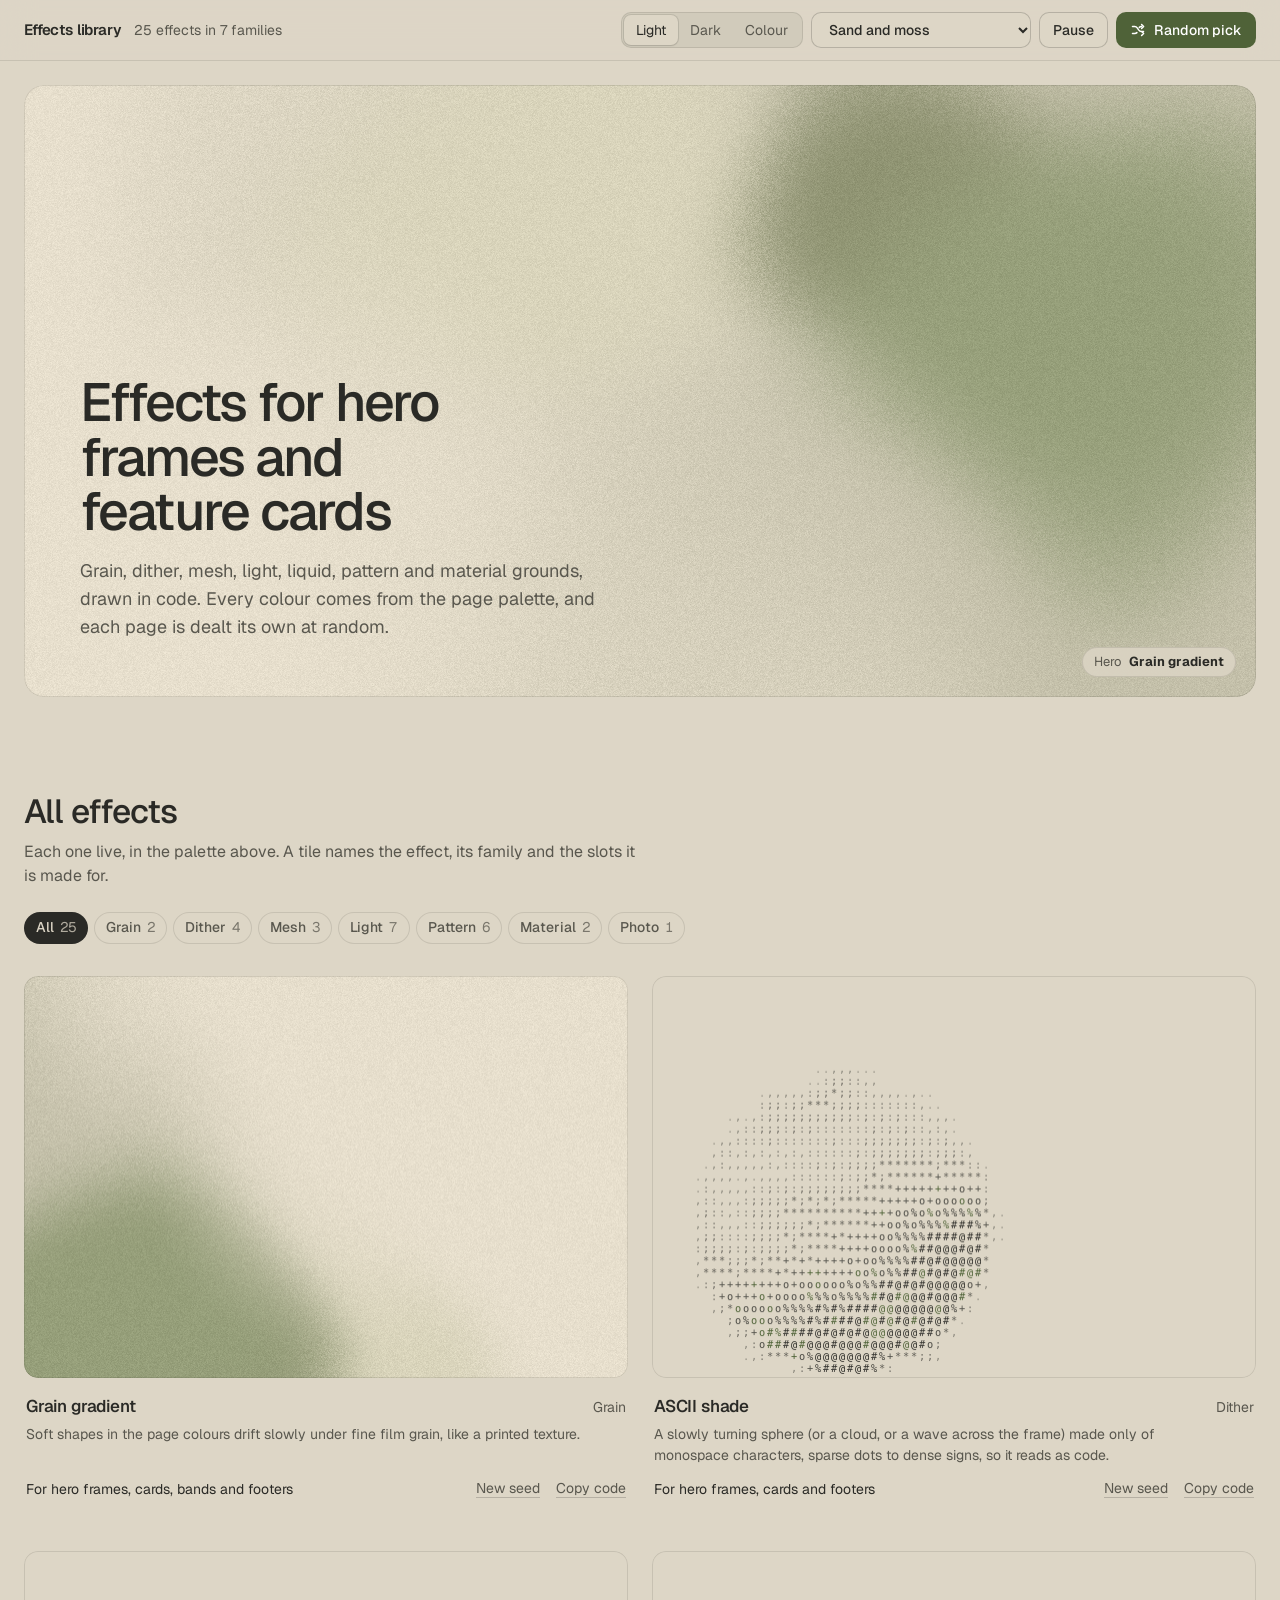
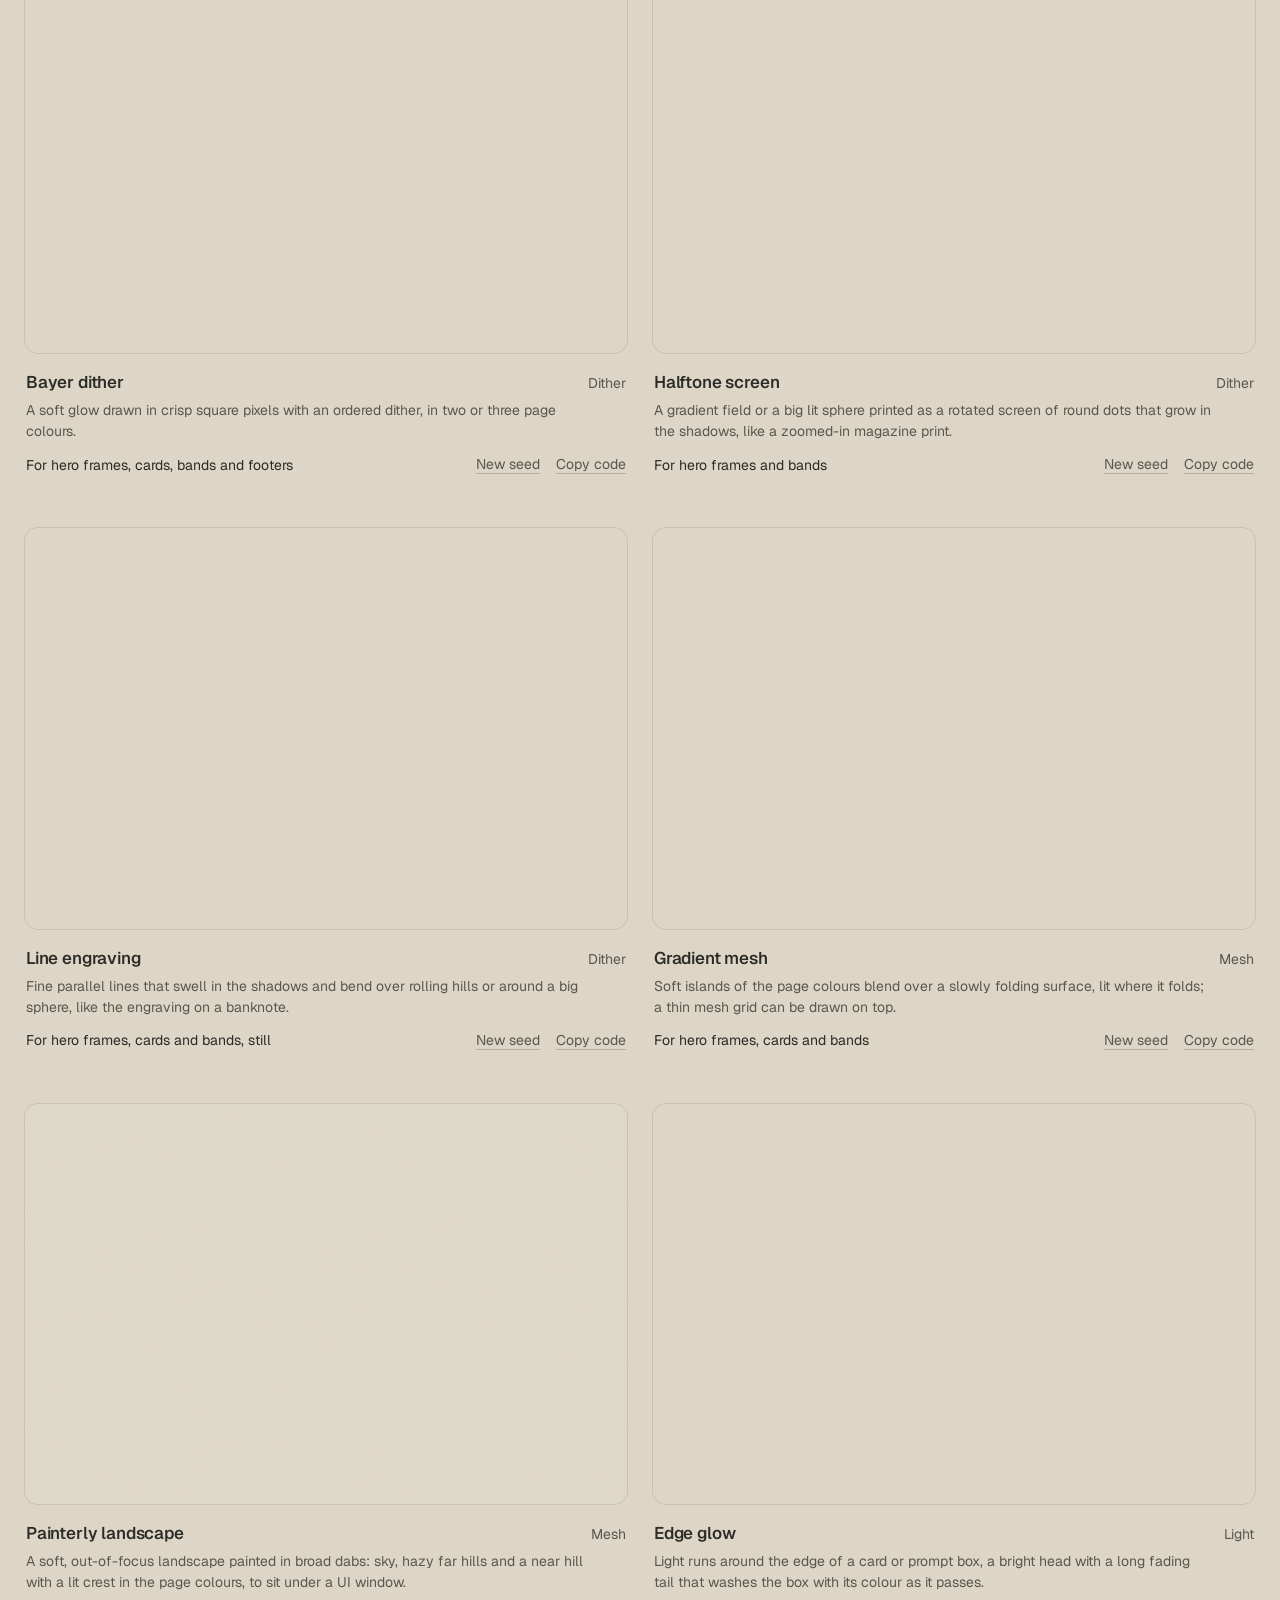
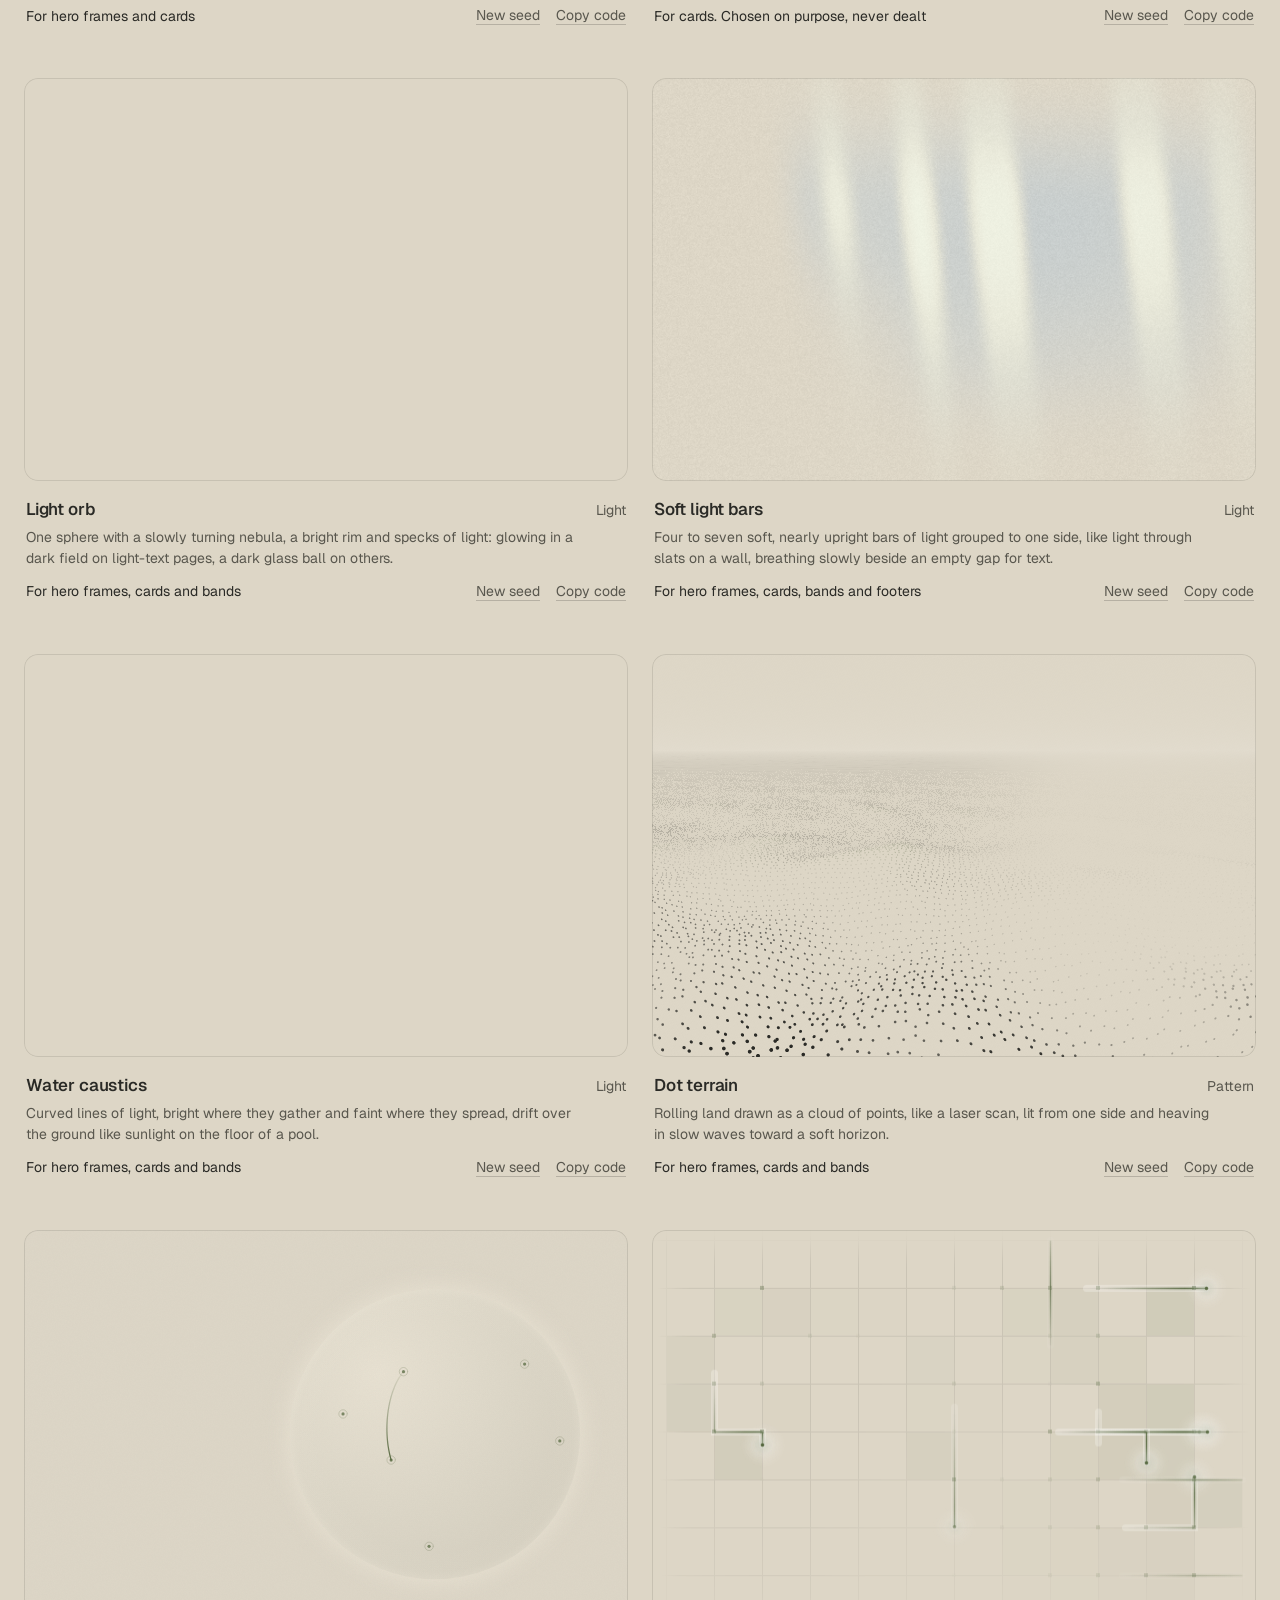
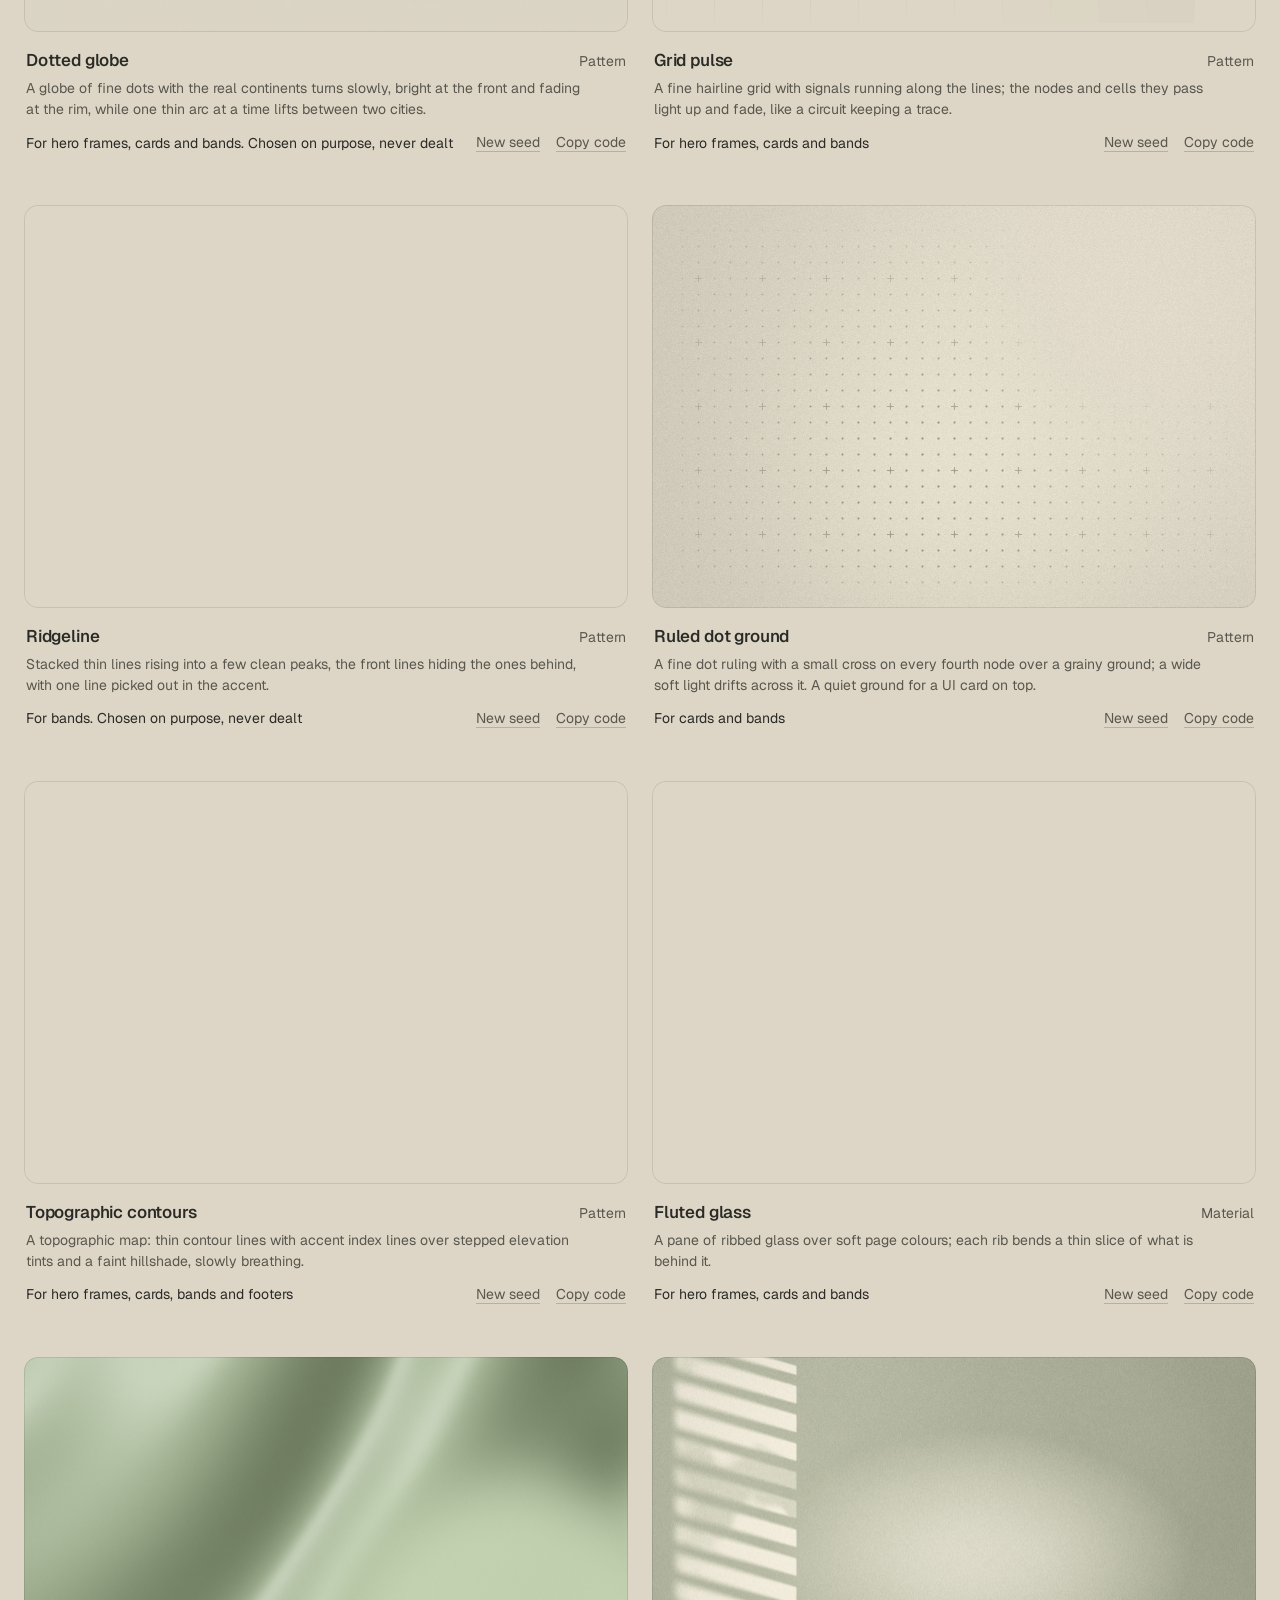
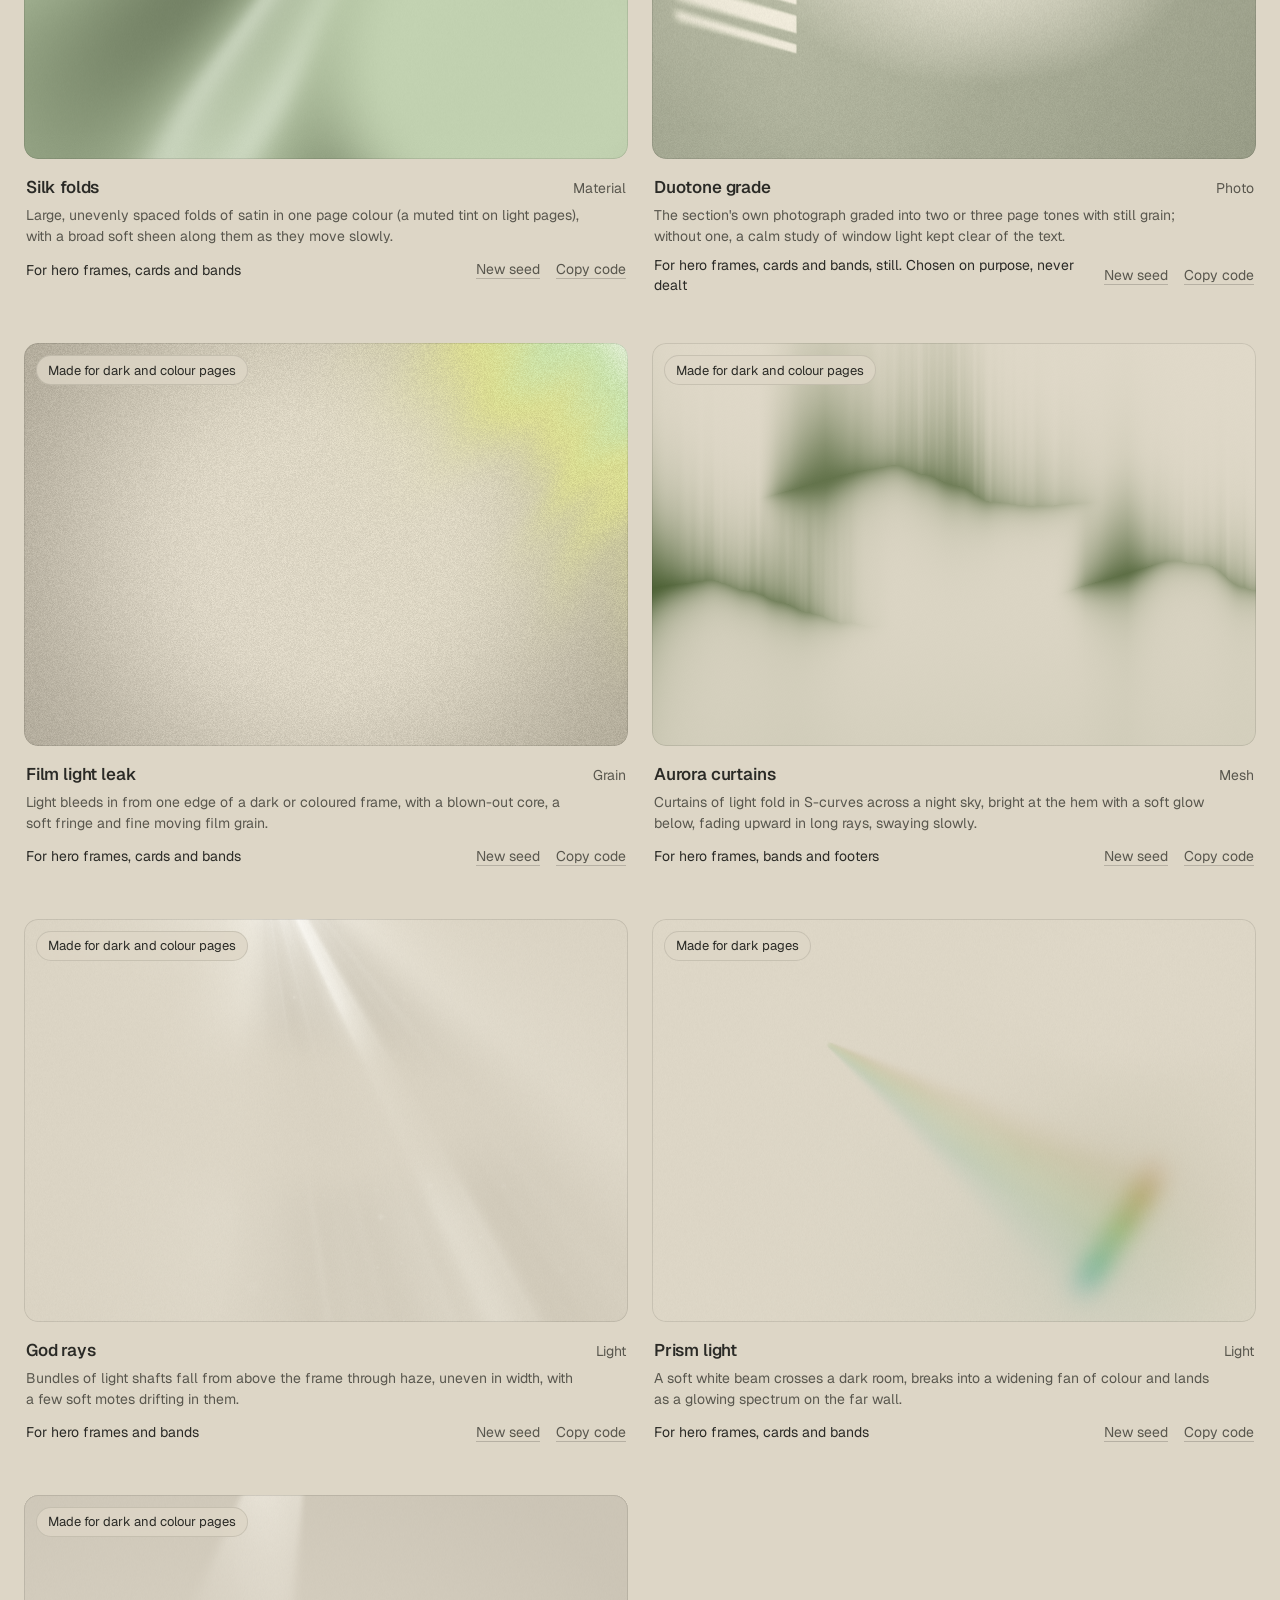
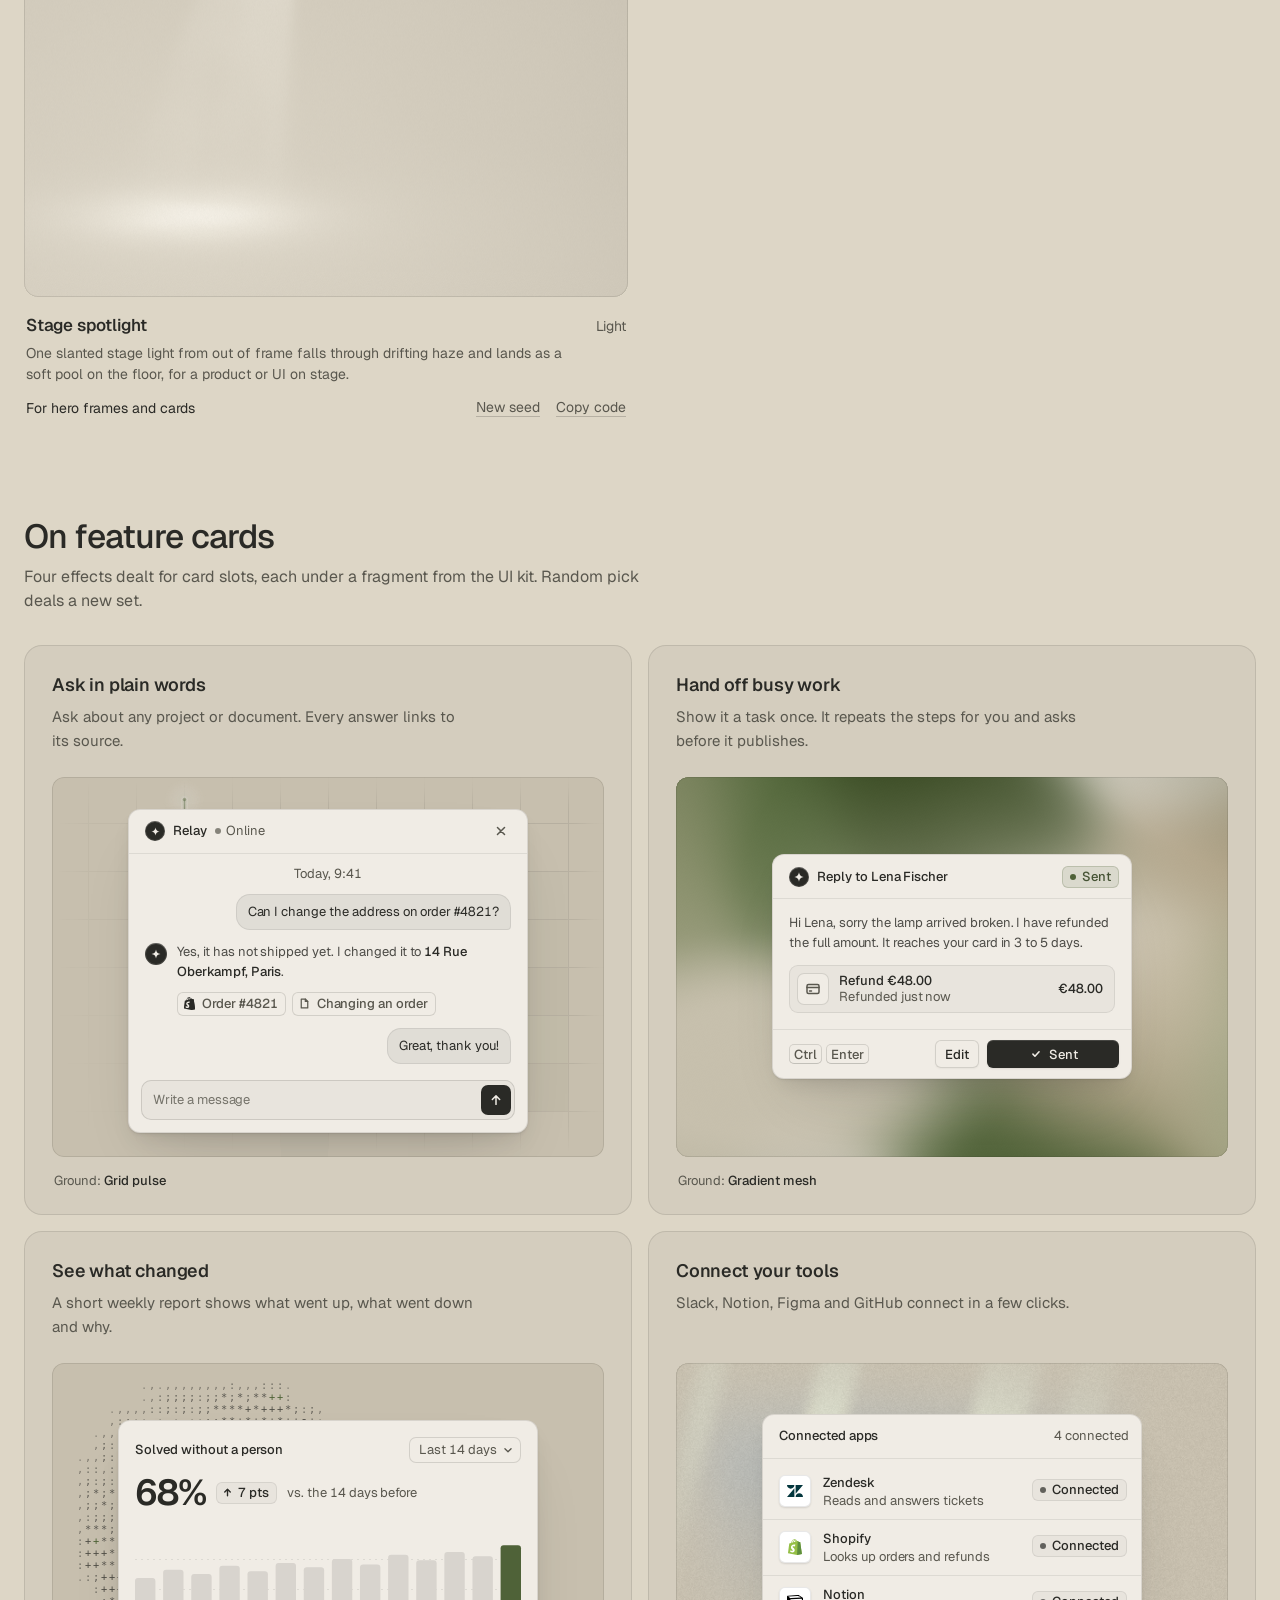
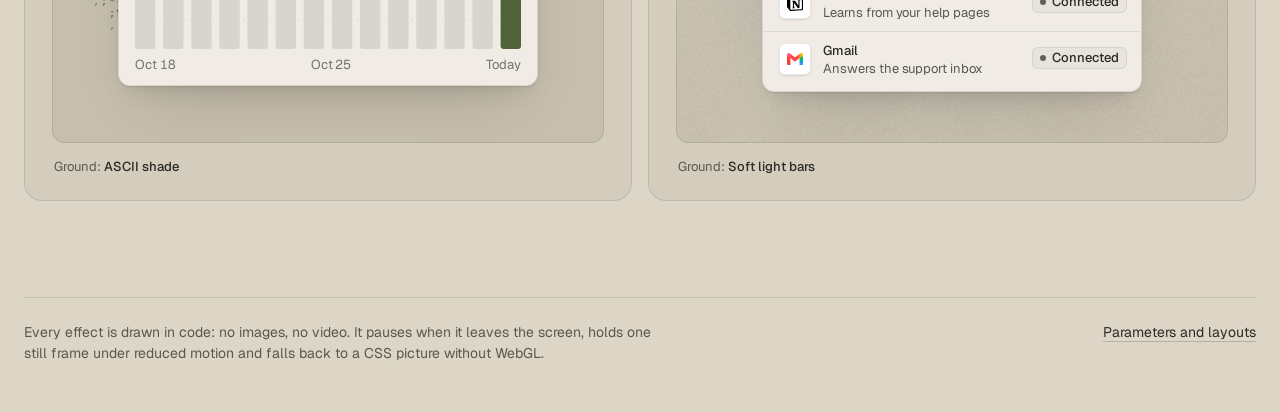
<file: landing/assets/effects/gallery.html>
<!doctype html>
<html lang="en">
<head>
<script>window.__tpGlMax = 16;   /* a gallery shows many live effects at once; a page of a site keeps the default 4 (fx.js) */</script>
<meta charset="utf-8">
<meta name="viewport" content="width=device-width, initial-scale=1">
<title>Effects library</title>
<meta name="description" content="Effects drawn in code for hero frames, feature cards and bands, in the page palette.">
<link rel="icon" href="data:,">
<link rel="preconnect" href="https://fonts.googleapis.com">
<link rel="preconnect" href="https://fonts.gstatic.com" crossorigin>
<link href="https://fonts.googleapis.com/css2?family=Geist:wght@100..900&family=Geist+Mono:wght@100..900&display=swap" rel="stylesheet">
<style>
  /* the page palette; the script sets these from the palette switcher */
  :root {
    --bg: #ddd6c6; --surface: #d2cab8; --ink: #2a2a26; --muted: #59574e; --accent: #4f6238; --accent-ink: #ffffff;
    --card: #d2cab8; --panel: #cbc3b1; --win: #eeebe3; --win-surface: #e4e0d6;
    color-scheme: light;
  }
  @media (prefers-color-scheme: dark) {
    :root:not([data-theme="light"]) {
      --bg: #0a0d14; --surface: #131824; --ink: #e9edf3; --muted: #8891a1; --accent: #5ab9fc; --accent-ink: #0a0d14;
      --card: #131824; --panel: #0a0d14; --win: #1d2230; --win-surface: #262c3b;
      color-scheme: dark;
    }
  }
  :root[data-theme="dark"] {
    --bg: #0a0d14; --surface: #131824; --ink: #e9edf3; --muted: #8891a1; --accent: #5ab9fc; --accent-ink: #0a0d14;
    --card: #131824; --panel: #0a0d14; --win: #1d2230; --win-surface: #262c3b;
    color-scheme: dark;
  }
  :root {
    --line: color-mix(in oklab, var(--ink) 12%, transparent);
    --line-2: color-mix(in oklab, var(--ink) 22%, transparent);
    --chip: color-mix(in oklab, var(--ink) 6%, var(--bg));
    --font: "Geist", ui-sans-serif, system-ui, -apple-system, "Segoe UI", Roboto, "Helvetica Neue", Arial, sans-serif;
    --mono: "Geist Mono", ui-monospace, "SFMono-Regular", Consolas, monospace;
    --wrap: 1320px;
    --gut: 24px;
  }
  * { box-sizing: border-box; }
  html { -webkit-text-size-adjust: 100%; scroll-behavior: smooth; }
  @media (prefers-reduced-motion: reduce) { html { scroll-behavior: auto; } }
  body {
    margin: 0; background: var(--bg); color: var(--ink);
    font: 15px/1.5 var(--font); -webkit-font-smoothing: antialiased; font-feature-settings: "ss01" 0;
    overflow-x: hidden;
  }
  button, select { font: inherit; color: inherit; }
  :focus-visible { outline: 2px solid var(--accent); outline-offset: 2px; }
  .wrap { max-width: calc(var(--wrap) + 2 * var(--gut)); margin: 0 auto; padding: 0 var(--gut); }

  /* top bar */
  .top { position: sticky; top: 0; z-index: 50; background: color-mix(in oklab, var(--bg) 86%, transparent);
    backdrop-filter: blur(16px) saturate(1.2); -webkit-backdrop-filter: blur(16px) saturate(1.2); border-bottom: 1px solid var(--line); }
  .top-in { display: flex; align-items: center; gap: 12px 8px; padding-top: 12px; padding-bottom: 12px; }
  .top-in .controls { margin-left: auto; }
  .brand { display: flex; align-items: baseline; gap: 12px; min-width: 0; }
  .brand b { font-size: 15px; font-weight: 600; letter-spacing: -0.01em; white-space: nowrap; }
  .brand span { color: var(--muted); font-size: 14px; white-space: nowrap; }
  .controls { display: flex; align-items: center; gap: 8px; flex-wrap: wrap; }
  .seg { display: inline-flex; padding: 3px; border-radius: 10px; background: var(--chip); box-shadow: inset 0 0 0 1px var(--line); }
  .seg button { height: 30px; border: 0; background: transparent; padding: 0 12px; border-radius: 7px; cursor: pointer; color: var(--muted); font-size: 14px; }
  .seg button[aria-pressed="true"] { background: var(--bg); color: var(--ink); box-shadow: 0 0 0 1px var(--line), 0 1px 2px rgb(0 0 0 / 0.08); }
  .btn, .select {
    height: 36px; padding: 0 14px; border-radius: 10px; border: 0; background: var(--bg); color: var(--ink);
    box-shadow: inset 0 0 0 1px var(--line-2); cursor: pointer; display: inline-flex; align-items: center; gap: 8px;
    font-size: 14px; font-weight: 500; white-space: nowrap;
  }
  .btn:hover, .select:hover { box-shadow: inset 0 0 0 1px color-mix(in oklab, var(--ink) 38%, transparent); }
  .btn--primary { background: var(--accent); color: var(--accent-ink); box-shadow: none; }
  .btn--primary:hover { box-shadow: none; background: color-mix(in oklab, var(--accent) 88%, var(--ink)); }
  .btn svg { width: 16px; height: 16px; flex: none; }
  .select { max-width: 220px; padding-right: 10px; }

  /* hero: a dealt hero effect with text in its calm area */
  .hero { position: relative; margin-top: 24px; height: clamp(480px, 68vh, 660px); border-radius: 20px; overflow: hidden;
    display: flex; flex-direction: column; justify-content: flex-end; }
  .hero::after, .stage::after, .panel::after { content: ""; position: absolute; inset: 0; border-radius: inherit; box-shadow: inset 0 0 0 1px var(--line); pointer-events: none; z-index: 2; }
  .hero-copy { position: relative; z-index: 1; padding: 56px; max-width: 760px; }
  .hero h1 { max-width: 9.5em; margin: 0 0 18px; font-size: clamp(38px, 3.4vw + 10px, 62px); line-height: 1.02; letter-spacing: -0.035em; font-weight: 520; text-wrap: balance; }
  .hero p { margin: 0; max-width: 44ch; font-size: 18px; line-height: 28px; color: var(--muted); text-wrap: pretty; }
  .hero-tag { position: absolute; right: 20px; bottom: 20px; z-index: 3; }
  .tag { display: inline-flex; align-items: center; gap: 8px; height: 30px; padding: 0 12px; border-radius: 999px; font-size: 13px;
    background: color-mix(in oklab, var(--bg) 82%, transparent); color: var(--ink); box-shadow: inset 0 0 0 1px var(--line);
    backdrop-filter: blur(10px); -webkit-backdrop-filter: blur(10px); white-space: nowrap; }
  .tag span { color: var(--muted); }

  /* sections */
  section { padding-top: 96px; }
  .sec-head { display: flex; align-items: flex-end; justify-content: space-between; gap: 24px 48px; flex-wrap: wrap; margin-bottom: 32px; }
  .sec-head h2 { margin: 0 0 10px; font-size: clamp(28px, 1.2vw + 18px, 36px); line-height: 1.1; letter-spacing: -0.025em; font-weight: 520; }
  .sec-head p { margin: 0; color: var(--muted); max-width: 56ch; font-size: 16px; line-height: 24px; text-wrap: pretty; }
  .filters { display: flex; flex-wrap: wrap; gap: 6px; }
  .filters button { height: 32px; padding: 0 12px; border-radius: 999px; border: 0; cursor: pointer; font-size: 14px; color: var(--muted);
    background: transparent; box-shadow: inset 0 0 0 1px var(--line); }
  .filters button b { font-weight: 500; }
  .filters button span { margin-left: 6px; font-variant-numeric: tabular-nums; opacity: 0.75; }
  .filters button[aria-pressed="true"] { background: var(--ink); color: var(--bg); box-shadow: none; }

  /* the grid of every effect: one size of tile, labels under the picture */
  .grid { display: grid; grid-template-columns: repeat(2, minmax(0, 1fr)); gap: 48px 24px; }
  .tile { min-width: 0; display: flex; flex-direction: column; }
  .tile[hidden] { display: none; }
  .stage { position: relative; aspect-ratio: 3 / 2; border-radius: 14px; overflow: hidden; background: var(--bg); }
  .badge { position: absolute; top: 12px; left: 12px; z-index: 3; }
  .info { padding: 16px 2px 0; display: grid; gap: 6px; }
  .info-top { display: flex; align-items: baseline; justify-content: space-between; gap: 16px; }
  .info h3 { margin: 0; font-size: 17px; line-height: 24px; font-weight: 560; letter-spacing: -0.01em; }
  .fam { flex: none; font-size: 14px; color: var(--muted); }
  .look { margin: 0; color: var(--muted); font-size: 14px; line-height: 21px; max-width: 62ch; min-height: 42px;
    display: -webkit-box; -webkit-line-clamp: 2; -webkit-box-orient: vertical; overflow: hidden; }
  .info-foot { display: flex; align-items: center; justify-content: space-between; gap: 16px; margin-top: 2px; }
  .for { margin: 0; font-size: 14px; line-height: 20px; }
  .links { flex: none; display: flex; gap: 16px; }
  .links button { border: 0; background: none; padding: 4px 0; cursor: pointer; font-size: 14px; color: var(--muted);
    text-decoration: underline; text-decoration-color: var(--line-2); text-underline-offset: 4px; }
  .links button:hover { color: var(--ink); text-decoration-color: currentColor; }

  /* feature cards: an effect ground in the inset panel and a UI fragment on top */
  .cards { display: grid; grid-template-columns: repeat(2, minmax(0, 1fr)); gap: 16px; }
  .card { background: var(--card); border-radius: 18px; padding: 28px 28px 24px; box-shadow: inset 0 0 0 1px var(--line); display: flex; flex-direction: column; min-width: 0; }
  .card h3 { margin: 0 0 8px; font-size: 18px; line-height: 24px; font-weight: 560; letter-spacing: -0.01em; }
  .card > p:not(.ground) { margin: 0; color: var(--muted); font-size: 15px; line-height: 24px; max-width: 44ch; min-height: 48px; text-wrap: pretty; }
  .panel { position: relative; margin-top: 24px; height: 380px; border-radius: 12px; overflow: hidden; display: grid; place-items: center; padding: 32px; }
  .panel--bleed { place-items: end center; padding-bottom: 0; }
  .panel--bleed > .slot { margin-bottom: -48px; }
  .slot { position: relative; z-index: 1; max-width: 100%;
    --ui-font: var(--font); --ui-mono: var(--mono); --ui-radius: 12px;
    --fx-bg: var(--win); --fx-surface: var(--win-surface); --fx-ink: var(--ink); --fx-muted: var(--muted);
    --fx-accent: var(--accent); --fx-accent-ink: var(--accent-ink); }
  .ground { margin: 14px 2px 0; font-size: 13px; line-height: 20px; color: var(--muted); }
  .ground b { font-weight: 500; color: var(--ink); }

  .foot { padding-top: 96px; padding-bottom: 48px; }
  .foot-in > div { border-top: 1px solid var(--line); padding-top: 24px; display: flex; justify-content: space-between; gap: 16px 48px; flex-wrap: wrap; color: var(--muted); font-size: 14px; }
  .foot-in p { margin: 0; max-width: 72ch; }
  .foot a { color: var(--ink); text-underline-offset: 4px; text-decoration-color: var(--line-2); }
  .empty { padding: 64px 0; color: var(--muted); }

  .toast { position: fixed; left: 50%; bottom: 24px; z-index: 60; transform: translate(-50%, 16px); opacity: 0; pointer-events: none;
    max-width: calc(100vw - 32px); padding: 10px 16px; border-radius: 12px; background: var(--ink); color: var(--bg); font-size: 14px;
    transition: opacity .2s ease, transform .2s ease; }
  .toast.on { opacity: 1; transform: translate(-50%, 0); }

  @media (max-width: 1080px) {
    .hero-copy { padding: 40px; }
  }
  @media (max-width: 860px) {
    .grid, .cards { grid-template-columns: minmax(0, 1fr); }
    .grid { gap: 40px; }
  }
  @media (max-width: 720px) {
    :root { --gut: 16px; }
    .top { position: static; }
    .brand span, .select { display: none; }
    .top-in { display: grid; grid-template-columns: 1fr auto; grid-template-areas: "brand deal" "controls controls"; }
    .brand { grid-area: brand; }
    #deal { grid-area: deal; }
    .top-in .controls { grid-area: controls; margin-left: 0; flex-wrap: nowrap; }
    .seg { flex: 1; }
    .seg button { flex: 1; }
    .hero { margin-top: 16px; height: 560px; border-radius: 16px; }
    .hero-copy { padding: 28px 24px 72px; }
    .hero p { font-size: 16px; line-height: 24px; }
    .hero-tag { left: 24px; right: auto; bottom: 20px; }
    section { padding-top: 72px; }
    .card { padding: 20px; }
    .panel { height: 340px; padding: 20px 16px; }
    .info-foot { flex-wrap: wrap; }
  }
</style>
</head>
<body>
<header class="top">
  <div class="wrap top-in">
    <div class="brand"><b>Effects library</b><span id="count"></span></div>
    <div class="controls">
      <div class="seg" role="group" aria-label="Palette kind">
        <button type="button" data-kind="light">Light</button>
        <button type="button" data-kind="dark">Dark</button>
        <button type="button" data-kind="colour">Colour</button>
      </div>
      <select class="select" id="pal" aria-label="Palette"></select>
      <button type="button" class="btn" id="pause" aria-pressed="false">Pause</button>
    </div>
    <button type="button" class="btn btn--primary" id="deal">
        <svg viewBox="0 0 16 16" aria-hidden="true"><path d="M2.5 4.5h2.2c1.2 0 2 .6 2.7 1.6l1.2 1.8c.7 1 1.5 1.6 2.7 1.6h2.2M11.6 2.5l2 2-2 2M2.5 11.5h2.2c.9 0 1.6-.3 2.2-.9M11.6 9.5l2 2-2 2M9.3 5.4c.6-.6 1.3-.9 2.1-.9" fill="none" stroke="currentColor" stroke-width="1.5" stroke-linecap="round" stroke-linejoin="round"/></svg>
        Random pick
    </button>
  </div>
</header>

<main>
  <div class="wrap">
    <div class="hero" id="hero">
      <div class="hero-copy">
        <h1>Effects for hero frames and feature cards</h1>
        <p id="lede">Grain, dither, mesh, light, liquid, pattern and material grounds, drawn in code. Every colour comes from the page palette, and each page is dealt its own at random.</p>
      </div>
      <div class="hero-tag"><span class="tag" id="hero-tag"><span>Hero</span> <b></b></span></div>
    </div>
  </div>

  <section id="all">
    <div class="wrap">
      <div class="sec-head">
        <div>
          <h2>All effects</h2>
          <p>Each one live, in the palette above. A tile names the effect, its family and the slots it is made for.</p>
        </div>
        <div class="filters" id="filters" role="group" aria-label="Family"></div>
      </div>
      <div class="grid" id="grid"></div>
    </div>
  </section>

  <section id="cards">
    <div class="wrap">
      <div class="sec-head">
        <div>
          <h2>On feature cards</h2>
          <p>Four effects dealt for card slots, each under a fragment from the UI kit. Random pick deals a new set.</p>
        </div>
      </div>
      <div class="cards">
        <article class="card">
          <h3>Ask in plain words</h3>
          <p>Ask about any project or document. Every answer links to its source.</p>
          <div class="panel" data-card="0"><div class="slot" data-ui-load="chat"></div></div>
          <p class="ground">Ground: <b></b></p>
        </article>
        <article class="card">
          <h3>Hand off busy work</h3>
          <p>Show it a task once. It repeats the steps for you and asks before it publishes.</p>
          <div class="panel" data-card="1"><div class="slot" data-ui-load="cursor"></div></div>
          <p class="ground">Ground: <b></b></p>
        </article>
        <article class="card">
          <h3>See what changed</h3>
          <p>A short weekly report shows what went up, what went down and why.</p>
          <div class="panel" data-card="2"><div class="slot" data-ui-load="stat"></div></div>
          <p class="ground">Ground: <b></b></p>
        </article>
        <article class="card">
          <h3>Connect your tools</h3>
          <p>Slack, Notion, Figma and GitHub connect in a few clicks.</p>
          <div class="panel" data-card="3"><div class="slot" data-ui-load="integrations"></div></div>
          <p class="ground">Ground: <b></b></p>
        </article>
      </div>
    </div>
  </section>

  <footer class="foot">
    <div class="wrap foot-in"><div>
      <p>Every effect is drawn in code: no images, no video. It pauses when it leaves the screen, holds one still frame under reduced motion and falls back to a CSS picture without WebGL.</p>
      <p><a id="lab" href="lab.html">Parameters and layouts</a></p>
    </div></div>
  </footer>
</main>
<div class="toast" id="toast" role="status" aria-live="polite"></div>

<script id="paths" type="application/json">{"fx": "./", "ui": "../ui/"}</script>
<script id="palettes" type="application/json">[{"id":"white-link-blue","name":"Sheet and biro","bg":"#ffffff","surface":"#f4f4f4","ink":"#111111","muted":"#6b6b6b","accent":"#1a4be0","accentInk":"#ffffff"},{"id":"cool-white-slate","name":"Frost and slate","bg":"#f7f9fa","surface":"#ecf0f2","ink":"#1f3038","muted":"#5d6b72","accent":"#0d7480","accentInk":"#ffffff"},{"id":"rose-grey-green","name":"Rose grey, green","bg":"#ebe5e3","surface":"#e1dad7","ink":"#2b2622","muted":"#6a615d","accent":"#0f7d45","accentInk":"#ffffff"},{"id":"paper-grey-brass","name":"Newsprint and brass","bg":"#e8e8e3","surface":"#dcdcd6","ink":"#181715","muted":"#63625c","accent":"#bfb21a","accentInk":"#181715"},{"id":"stone-blueprint","name":"Stone and blueprint","bg":"#dfdedb","surface":"#d3d2ce","ink":"#26251e","muted":"#5f5d55","accent":"#2456d6","accentInk":"#ffffff"},{"id":"white-navy-tab","name":"Navy on white","bg":"#ffffff","surface":"#f4f4f2","ink":"#1f2b4d","muted":"#6a7186","accent":"#f7941d","accentInk":"#1f2b4d"},{"id":"three-stones","name":"Three stones","bg":"#eeecea","surface":"#e4e1dd","ink":"#333231","muted":"#6b6763","accent":"#5c6b54","accentInk":"#ffffff"},{"id":"putty-black-teal","name":"Putty and black","bg":"#dedad3","surface":"#d3cec6","ink":"#0a0a0a","muted":"#5c5852","accent":"#256f82","accentInk":"#ffffff"},{"id":"moss-sand","name":"Sand and moss","bg":"#ddd6c6","surface":"#d2cab8","ink":"#2a2a26","muted":"#59574e","accent":"#4f6238","accentInk":"#ffffff"},{"id":"green-mat-chocolate","name":"Bone, green, chocolate","bg":"#e5e1d8","surface":"#dad5ca","ink":"#2a1d17","muted":"#6b5b51","accent":"#456f3a","accentInk":"#ffffff"},{"id":"lunar-grey-bronze","name":"Lunar and bronze","bg":"#111111","surface":"#1c1c1c","ink":"#f2f2f2","muted":"#8f8f8f","accent":"#a08672","accentInk":"#111111"},{"id":"blue-black-cornflower","name":"Night and sky blue","bg":"#0a0d14","surface":"#131824","ink":"#e9edf3","muted":"#8891a1","accent":"#5ab9fc","accentInk":"#0a0d14"},{"id":"green-black-bone","name":"Green-black and bone","bg":"#161c1a","surface":"#1f2725","ink":"#e3e2da","muted":"#8e948d","accent":"#9fc7b8","accentInk":"#161c1a"},{"id":"black-crimson","name":"Black and crimson","bg":"#0a0a0a","surface":"#151515","ink":"#efefef","muted":"#8c8c8c","accent":"#b11226","accentInk":"#ffffff"},{"id":"forest-pale-lime","name":"Forest and lime","bg":"#0f1f10","surface":"#162a17","ink":"#ffffff","muted":"#9aa39a","accent":"#c6f19d","accentInk":"#0f1f10"},{"id":"charcoal-room-sage","name":"Charcoal and sage","bg":"#1c1c1c","surface":"#262626","ink":"#f1f1ef","muted":"#9a9b96","accent":"#8fa68e","accentInk":"#1c1c1c"},{"id":"warm-black-gold","name":"Warm black, gold","bg":"#0c0a08","surface":"#181512","ink":"#ffffff","muted":"#8f8a84","accent":"#c9a45a","accentInk":"#0c0a08"},{"id":"graphite-safety-orange","name":"Graphite and orange","bg":"#18191b","surface":"#222427","ink":"#eff0f1","muted":"#9c9ea3","accent":"#ff4a1f","accentInk":"#18191b"},{"id":"soot-pale-lime","name":"Soot and lime","bg":"#0f0f0f","surface":"#1a1a1a","ink":"#ffffff","muted":"#8f8f8f","accent":"#dafa9c","accentInk":"#0f0f0f"},{"id":"plum-black-pink","name":"Plum-black and pink","bg":"#0d060b","surface":"#1b0e17","ink":"#ffffff","muted":"#9a8f97","accent":"#ff488b","accentInk":"#0d060b"},{"id":"white-signal-red","name":"Signal red, white","bg":"#ffffff","surface":"#f2f2f2","ink":"#0a0a0a","muted":"#6b6b6b","accent":"#d92b21","accentInk":"#ffffff"},{"id":"white-mint-tiles","name":"Greys and mint","bg":"#ffffff","surface":"#f3f3f3","ink":"#232323","muted":"#6e6e6e","accent":"#a1ffcb","accentInk":"#232323"},{"id":"cool-grey-cobalt","name":"Cool grey, cobalt","bg":"#eef0f3","surface":"#e2e5ea","ink":"#0b0c0e","muted":"#5d6470","accent":"#1f2de6","accentInk":"#ffffff"},{"id":"offwhite-bottle-yellow","name":"Bottle ink, yellow","bg":"#f7f7f7","surface":"#ebebeb","ink":"#0d2a1c","muted":"#5f6b64","accent":"#f6e016","accentInk":"#0d2a1c"},{"id":"teal-on-paper","name":"Teal on paper","bg":"#f7f9f8","surface":"#ebf0ee","ink":"#06525c","muted":"#2f737d","accent":"#06525c","accentInk":"#f7f9f8"},{"id":"navy-pink","name":"Navy and pink","bg":"#1a2039","surface":"#212846","ink":"#f9a3c0","muted":"#b9879c","accent":"#f9a3c0","accentInk":"#1a2039"},{"id":"blush-aubergine","name":"Blush and aubergine","bg":"#edccbe","surface":"#e8c2b2","ink":"#351a2b","muted":"#6c4857","accent":"#351a2b","accentInk":"#edccbe"},{"id":"cobalt-on-sand","name":"Cobalt on sand","bg":"#e6dbc7","surface":"#ddd0b9","ink":"#062b8a","muted":"#3a5aa8","accent":"#062b8a","accentInk":"#e6dbc7"},{"id":"oxblood-grey","name":"Oxblood and grey","bg":"#e2e2e2","surface":"#d6d6d6","ink":"#7d0c14","muted":"#7a4a4e","accent":"#7d0c14","accentInk":"#e2e2e2"},{"id":"olive-on-bone","name":"Olive on bone","bg":"#ecebe7","surface":"#e1dfd9","ink":"#38450f","muted":"#5d683a","accent":"#38450f","accentInk":"#ecebe7"},{"id":"burgundy-bubblegum","name":"Burgundy and bubblegum","bg":"#3d0012","surface":"#4d0519","ink":"#ff99d3","muted":"#c77aa0","accent":"#ff99d3","accentInk":"#3d0012"},{"id":"bottle-green-gold","name":"Bottle green, gold","bg":"#133621","surface":"#1a4429","ink":"#f4d96c","muted":"#b3a55e","accent":"#f4d96c","accentInk":"#133621"},{"id":"cobalt-field","name":"Cobalt field","bg":"#0034eb","surface":"#002fd6","ink":"#ffffff","muted":"#dfe4f2","accent":"#e9e34a","accentInk":"#111111"},{"id":"mustard-field","name":"Mustard and black","bg":"#e1ac10","surface":"#cd9d0f","ink":"#0b0b0b","muted":"#4d3d0a","accent":"#24338f","accentInk":"#ffffff"},{"id":"carmine-field","name":"Carmine field","bg":"#9c1220","surface":"#8a101c","ink":"#ffffff","muted":"#f0b9bd","accent":"#ffd9dc","accentInk":"#9c1220"},{"id":"pink-field-lime","name":"Bubblegum and lime","bg":"#ff87ab","surface":"#ff739d","ink":"#0a0a0a","muted":"#6b1f3a","accent":"#def915","accentInk":"#0a0a0a"},{"id":"sky-field-navy","name":"Sky and navy","bg":"#6bb4ee","surface":"#7dbdf0","ink":"#0e1822","muted":"#1b3d5c","accent":"#ff5a1f","accentInk":"#0e1822"},{"id":"orange-field-black","name":"Orange and black","bg":"#ff7a1f","surface":"#ff8633","ink":"#050f16","muted":"#5a2306","accent":"#050f16","accentInk":"#ff7a1f"},{"id":"tobacco-olive","name":"Tobacco and olive","bg":"#472913","surface":"#55321a","ink":"#e4e0cf","muted":"#b39f84","accent":"#525e1b","accentInk":"#e4e0cf"},{"id":"poster-chapters","name":"Poster chapters","bg":"#e6e0d2","surface":"#dcd5c5","ink":"#1a1a1a","muted":"#5f5b52","accent":"#18bc42","accentInk":"#1a1a1a"},{"id":"blue-red-black","name":"Blue, red, black","bg":"#ffffff","surface":"#f3f3f3","ink":"#0a0a0a","muted":"#6b6b6b","accent":"#1f30e0","accentInk":"#ffffff"},{"id":"charcoal-primaries","name":"Charcoal and primaries","bg":"#191919","surface":"#242424","ink":"#ffffff","muted":"#9a9a9a","accent":"#0c7866","accentInk":"#ffffff"},{"id":"ultramarine-yellow","name":"Ultramarine and yellow","bg":"#1423b8","surface":"#1220a6","ink":"#ffffff","muted":"#e4e2d6","accent":"#1fc27a","accentInk":"#0a0a0a"},{"id":"candy-chapters","name":"Candy chapters","bg":"#ffd249","surface":"#f5c63c","ink":"#0a0a0a","muted":"#5e4a0a","accent":"#f53fd6","accentInk":"#0a0a0a"},{"id":"orange-sky-lime","name":"Orange, sky, lime","bg":"#ff8126","surface":"#ff8d3a","ink":"#111111","muted":"#5c2a05","accent":"#de194b","accentInk":"#ffffff"},{"id":"post-red-mustard","name":"Post red, mustard","bg":"#e2dccf","surface":"#d7d0c1","ink":"#2a1110","muted":"#6b524c","accent":"#4a6f84","accentInk":"#ffffff"},{"id":"mint-orange-grey","name":"Grey, mint, orange","bg":"#ffffff","surface":"#f5f5f5","ink":"#000000","muted":"#666666","accent":"#a7ff9c","accentInk":"#000000"},{"id":"report-blocks","name":"Report blocks","bg":"#ffffff","surface":"#f6f6f6","ink":"#000000","muted":"#5f5f5f","accent":"#fe7141","accentInk":"#000000"},{"id":"card-pastels","name":"Card pastels","bg":"#f7f7f5","surface":"#ebebe8","ink":"#000000","muted":"#666662","accent":"#d0106f","accentInk":"#ffffff"},{"id":"mint-pink-accounts","name":"Mint and pink","bg":"#f8f8f8","surface":"#eeeeee","ink":"#0a0a0a","muted":"#6a6a6a","accent":"#1f6b3a","accentInk":"#ffffff"},{"id":"swap-pastels","name":"Swapping pastels","bg":"#c3d7e5","surface":"#d0e0eb","ink":"#141414","muted":"#4a5068","accent":"#0f5257","accentInk":"#ffffff"},{"id":"blush-sage-slate","name":"Blush, sage, slate","bg":"#a6b3bc","surface":"#b2bdc5","ink":"#1c1c1c","muted":"#38424a","accent":"#2c3620","accentInk":"#e3e2da"},{"id":"candy-on-black","name":"Candy on black","bg":"#000000","surface":"#0d0d0d","ink":"#ffffff","muted":"#999999","accent":"#93f1f7","accentInk":"#000000"},{"id":"sky-sand","name":"Sky and sand","bg":"#cbe4f2","surface":"#bcdcee","ink":"#0a0a0a","muted":"#44606e","accent":"#b0298f","accentInk":"#ffffff"},{"id":"studio-grey","name":"Studio grey","bg":"#a8a8aa","surface":"#b4b4b6","ink":"#0e0e0e","muted":"#3a3a3c","accent":"#1f5c49","accentInk":"#ffffff"},{"id":"walnut-tan","name":"Walnut and tan","bg":"#2b2216","surface":"#382d1e","ink":"#e4e2da","muted":"#a39a8b","accent":"#bda38b","accentInk":"#2b2216"}]</script>
<script id="presets" type="application/json">{"light":"moss-sand","dark":"blue-black-cornflower","colour":"cobalt-field"}</script>
<script type="module">
  const $ = s => document.querySelector(s);
  const PATHS = JSON.parse($('#paths').textContent);
  const PALETTES = JSON.parse($('#palettes').textContent);
  const PRESETS = JSON.parse($('#presets').textContent);
  const byId = Object.fromEntries(PALETTES.map(p => [p.id, p]));
  const q = new URLSearchParams(location.search);

  const [{ default: fx }, { pick }] = await Promise.all([import(PATHS.fx + 'fx.js'), import(PATHS.fx + 'pick.js')]);
  const ui = await import(PATHS.ui + 'ui.js').then(m => m.default).catch(() => null);

  $('#lab').href = PATHS.fx + 'lab.html';
  if (q.has('fallback')) fx.config.forceFallback = true;
  if (q.has('webgl1')) fx.config.forceWebGL1 = true;
  if (q.has('time')) fx.setClock(+q.get('time'));

  const FAMILIES = { grain: 'Grain', dither: 'Dither', mesh: 'Mesh', light: 'Light', liquid: 'Liquid', pattern: 'Pattern', material: 'Material', photo: 'Photo' };
  const ORDER = Object.keys(FAMILIES);
  const SLOT_WORDS = { hero: 'hero frames', card: 'cards', band: 'bands', footer: 'footers' };
  const SLOT_ORDER = ['hero', 'card', 'band', 'footer'];
  const KIND_WORDS = { light: 'light', dark: 'dark', colour: 'colour' };
  // seeds that show each effect well in the grid; New seed on a tile deals another
  const SEEDS = {};
  const famName = f => FAMILIES[f] || f[0].toUpperCase() + f.slice(1);
  const andList = a => (a.length < 2 ? a.join('') : `${a.slice(0, -1).join(', ')} and ${a[a.length - 1]}`);

  const tiles = [];
  const cards = [...document.querySelectorAll('[data-card]')].map(el => ({ el, label: el.parentElement.querySelector('.ground b'), ctrl: null, id: null }));
  const hero = { el: $('#hero'), label: $('#hero-tag b'), ctrl: null, id: null };
  let index = null, palette = null, kind = 'light', paused = false, family = q.get('family') || '';

  /* ---------------------------------------------------------------- palette */
  function initialPalette() {
    const key = q.get('palette');
    if (key) return byId[PRESETS[key] || key] || byId[PRESETS.light];
    const dark = window.matchMedia && matchMedia('(prefers-color-scheme: dark)').matches;
    return byId[PRESETS[dark ? 'dark' : 'light']] || PALETTES[0];
  }
  // the card, its inset panel and the UI window on it, all from the page palette
  function derived(p, k) {
    const c = fx.color;
    if (k === 'light') return { card: c.mix(p.bg, p.ink, 0.045), panel: c.mix(p.surface, p.ink, 0.06), win: c.mix(p.bg, '#ffffff', 0.55), winSurface: c.mix(p.bg, '#ffffff', 0.25) };
    if (k === 'dark') return { card: c.mix(p.bg, p.ink, 0.05), panel: p.bg, win: c.mix(p.surface, p.ink, 0.07), winSurface: c.mix(p.surface, p.ink, 0.12) };
    return { card: c.mix(p.bg, p.ink, 0.07), panel: p.bg, win: c.mix(p.surface, p.ink, 0.12), winSurface: c.mix(p.surface, p.ink, 0.18) };
  }
  const cardPalette = () => { const d = derived(palette, kind); return fx.normalizePalette({ ...palette, bg: d.panel, surface: d.card }); };

  function applyVars() {
    const r = document.documentElement;
    const d = derived(palette, kind);
    const vars = { bg: palette.bg, surface: palette.surface, ink: palette.ink, muted: palette.muted, accent: palette.accent, 'accent-ink': palette.accentInk,
      card: d.card, panel: d.panel, win: d.win, 'win-surface': d.winSurface };
    for (const [k, v] of Object.entries(vars)) r.style.setProperty('--' + k, v);
    r.dataset.theme = kind === 'light' ? 'light' : 'dark';
    r.style.colorScheme = kind === 'light' ? 'light' : 'dark';
    for (const b of document.querySelectorAll('.seg button')) b.setAttribute('aria-pressed', String(b.dataset.kind === kind));
    $('#pal').value = palette.id;
  }

  // a controller may come back as a promise when the effect remounts to change colour
  function hold(holder, result) {
    if (result && typeof result.then === 'function') result.then(c => { holder.ctrl = c; if (paused) c.pause(); });
  }

  function setPalette(p) {
    const before = kind;
    palette = p;
    kind = fx.paletteKind(p);
    applyVars();
    if (kind !== before) order();
    const pal = fx.normalizePalette(p);
    for (const t of tiles) {
      fitBadge(t);
      if (t.ctrl) hold(t, t.ctrl.setPalette(pal));
    }
    if (kind !== before) deal();
    else {
      if (hero.ctrl) hold(hero, hero.ctrl.setPalette(pal));
      for (const c of cards) if (c.ctrl) hold(c, c.ctrl.setPalette(cardPalette()));
    }
    syncUrl();
  }

  /* ---------------------------------------------------------------- tiles */
  function fitBadge(t) {
    const fits = t.meta.palettes.includes(kind);
    t.badge.hidden = fits;
    if (!fits) t.badge.querySelector('.tag').textContent = `Made for ${andList(t.meta.palettes.map(k => KIND_WORDS[k]))} pages`;
  }
  function snippet(t) {
    return `<div data-fx="${t.meta.id}" data-fx-seed="${t.seed}"></div>`;
  }
  function buildTile(meta) {
    const el = document.createElement('article');
    el.className = 'tile';
    el.dataset.id = meta.id;
    el.dataset.family = meta.family;
    el.innerHTML = `
      <div class="stage"><div class="badge" hidden><span class="tag"></span></div></div>
      <div class="info">
        <div class="info-top"><h3></h3><span class="fam"></span></div>
        <p class="look"></p>
        <div class="info-foot"><p class="for"></p><div class="links"><button type="button" data-act="seed">New seed</button><button type="button" data-act="copy">Copy code</button></div></div>
      </div>`;
    el.querySelector('h3').textContent = meta.name;
    el.querySelector('.fam').textContent = famName(meta.family);
    el.querySelector('.look').textContent = meta.look;
    const slots = SLOT_ORDER.filter(s => meta.bestOn.includes(s)).map(s => SLOT_WORDS[s]);
    // an effect with "random": false is a literal subject: the random pick never deals it
    el.querySelector('.for').textContent = `For ${andList(slots)}${meta.motion === 'still' ? ', still' : ''}${meta.random === false ? '. Chosen on purpose, never dealt' : ''}`;
    const t = { meta, el, stage: el.querySelector('.stage'), badge: el.querySelector('.badge'), seed: SEEDS[meta.id] ?? 100 + fx.hashSeed(meta.id) % 900, ctrl: null };
    el.querySelector('[data-act="seed"]').addEventListener('click', () => { t.seed = Math.floor(Math.random() * 10000); mountTile(t); });
    el.querySelector('[data-act="copy"]').addEventListener('click', async () => {
      const code = snippet(t);
      try { await navigator.clipboard.writeText(code); toast('Copied ' + code); }
      catch (_) { toast(code, 4000); }
    });
    return t;
  }
  async function mountTile(t) {
    try {
      t.ctrl = await fx.mount(t.stage, t.meta.id, { palette: fx.normalizePalette(palette), seed: t.seed });
      if (paused) t.ctrl.pause();
    } catch (err) { console.warn(`${t.meta.id}:`, err); }
  }

  function buildFilters() {
    const box = $('#filters');
    const counts = {};
    for (const e of index.effects) counts[e.family] = (counts[e.family] || 0) + 1;
    const fams = [...ORDER.filter(f => counts[f]), ...Object.keys(counts).filter(f => !ORDER.includes(f))];
    const make = (key, label, n) => {
      const b = document.createElement('button');
      b.type = 'button';
      b.dataset.family = key;
      b.innerHTML = '<b></b><span></span>';
      b.querySelector('b').textContent = label;
      b.querySelector('span').textContent = n;
      b.addEventListener('click', () => { family = key; filter(); syncUrl(); });
      box.append(b);
    };
    make('', 'All', index.effects.length);
    for (const f of fams) make(f, famName(f), counts[f]);
  }
  // effects made for this palette kind first, in family order; the others after them
  function order() {
    const grid = $('#grid');
    const fits = t => t.meta.palettes.includes(kind);
    for (const t of [...tiles.filter(fits), ...tiles.filter(t => !fits(t))]) grid.append(t.el);
  }
  function filter() {
    if (family && !tiles.some(t => t.meta.family === family)) family = '';
    for (const t of tiles) t.el.hidden = !!family && t.meta.family !== family;
    for (const b of document.querySelectorAll('#filters button')) b.setAttribute('aria-pressed', String(b.dataset.family === family));
  }

  /* ---------------------------------------------------------------- random pick */
  const HISTORY_KEY = 'fx-gallery-history';
  function readHistory() {
    try { const h = JSON.parse(localStorage.getItem(HISTORY_KEY) || '[]'); return Array.isArray(h) ? h : []; } catch (_) { return []; }
  }
  function writeHistory(h) {
    try { localStorage.setItem(HISTORY_KEY, JSON.stringify(h.slice(-100))); } catch (_) { /* no storage: picks are still spread within a deal */ }
  }
  let dealSeed = q.get('deal') || null;
  async function deal(seed) {
    const history = readHistory();
    let dealt;
    try {
      // a seed from the address deals the same set every time, so it ignores this browser's history
      dealt = pick(index.effects, { palette: kind, slots: ['hero', 'card', 'card', 'card', 'card'], history: seed == null ? history : [], seed: seed ?? undefined });
    } catch (err) { toast(err.message); return; }
    if (seed == null) writeHistory([...history, ...dealt.picks.map(p => p.id)]);
    dealSeed = dealt.seed;
    const n = fx.hashSeed(dealt.seed);
    const [h, ...rest] = dealt.picks;
    const jobs = [];
    hero.id = h.id;
    hero.label.textContent = nameOf(h.id);
    // the effect keeps the area under the hero's text calm
    const fr = hero.el.getBoundingClientRect(), tr = hero.el.querySelector('.hero-copy h1').getBoundingClientRect();
    const tp = hero.el.querySelector('.hero-copy p').getBoundingClientRect();
    const calm = fr.width ? { calmX: Math.min(0.8, Math.max(0.15, (tr.left + Math.min(tr.width, tp.width) * 0.42 - fr.left) / fr.width)), calmY: Math.min(0.85, Math.max(0.3, ((tr.top + tp.bottom) / 2 - fr.top) / fr.height)) } : { calmX: 0.24, calmY: 0.7 };
    jobs.push(fx.mount(hero.el, h.id, { palette: fx.normalizePalette(palette), seed: n, params: calm }).then(c => { hero.ctrl = c; if (paused) c.pause(); }));
    rest.forEach((p, i) => {
      const c = cards[i];
      c.id = p.id;
      c.label.textContent = nameOf(p.id);
      jobs.push(fx.mount(c.el, p.id, { palette: cardPalette(), seed: n + 17 * (i + 1) }).then(ctrl => { c.ctrl = ctrl; if (paused) ctrl.pause(); }));
    });
    await Promise.all(jobs.map(j => j.catch(err => console.warn(err))));
    syncUrl();
    return dealt;
  }
  const nameOf = id => (index.effects.find(e => e.id === id) || { name: id }).name;

  /* ---------------------------------------------------------------- controls */
  function toast(msg, ms = 1800) {
    const el = $('#toast');
    el.textContent = msg;
    el.classList.add('on');
    clearTimeout(toast.t);
    toast.t = setTimeout(() => el.classList.remove('on'), ms);
  }
  function syncUrl() {
    try {
      const u = new URL(location.href);
      u.searchParams.set('palette', palette.id);
      if (family) u.searchParams.set('family', family); else u.searchParams.delete('family');
      if (dealSeed) u.searchParams.set('deal', dealSeed);
      history.replaceState(null, '', u);
    } catch (_) { /* a sandboxed frame may refuse; the page works without it */ }
  }
  for (const b of document.querySelectorAll('.seg button')) b.addEventListener('click', () => setPalette(byId[PRESETS[b.dataset.kind]]));
  const sel = $('#pal');
  const groups = { light: [], dark: [], colour: [] };
  for (const p of PALETTES) groups[fx.paletteKind(p)].push(p);
  for (const [k, list] of Object.entries(groups)) {
    const og = document.createElement('optgroup');
    og.label = k[0].toUpperCase() + k.slice(1);
    for (const p of list) og.append(new Option(p.name, p.id));
    sel.append(og);
  }
  sel.addEventListener('change', () => setPalette(byId[sel.value]));
  $('#pause').addEventListener('click', e => {
    paused = !paused;
    e.currentTarget.textContent = paused ? 'Play' : 'Pause';
    e.currentTarget.setAttribute('aria-pressed', String(paused));
    for (const h of [...tiles, hero, ...cards]) if (h.ctrl) paused ? h.ctrl.pause() : h.ctrl.resume();
  });
  $('#deal').addEventListener('click', async () => {
    const d = await deal();
    if (d) toast(`Dealt: ${d.picks.map(p => nameOf(p.id)).join(', ')}`, 2600);
  });

  /* ---------------------------------------------------------------- load */
  palette = initialPalette();
  kind = fx.paletteKind(palette);
  applyVars();
  try {
    index = await fetch(PATHS.fx + 'index.json', { cache: 'no-store' }).then(r => { if (!r.ok) throw new Error(r.status); return r.json(); });
  } catch (err) {
    $('#grid').innerHTML = '<p class="empty">The effects index did not load. Serve this folder over http (node scripts/effects.mjs serve) and run node scripts/effects.mjs index.</p>';
    throw err;
  }
  const famCount = new Set(index.effects.map(e => e.family)).size;
  $('#count').textContent = `${index.effects.length} effects in ${famCount} families`;
  const sorted = [...index.effects].sort((a, b) => (ORDER.indexOf(a.family) + 99 * !ORDER.includes(a.family)) - (ORDER.indexOf(b.family) + 99 * !ORDER.includes(b.family)) || a.name.localeCompare(b.name));
  for (const meta of sorted) { const t = buildTile(meta); tiles.push(t); $('#grid').append(t.el); fitBadge(t); }
  order();
  buildFilters();
  filter();
  if (!ui) document.getElementById('cards').hidden = true;
  await Promise.all([
    ...tiles.map(mountTile),
    deal(dealSeed),
    ui ? ui.loadAll(document).catch(err => console.warn(err)) : null,
  ]);
  document.documentElement.dataset.ready = '1';
</script>
</body>
</html>
</file>
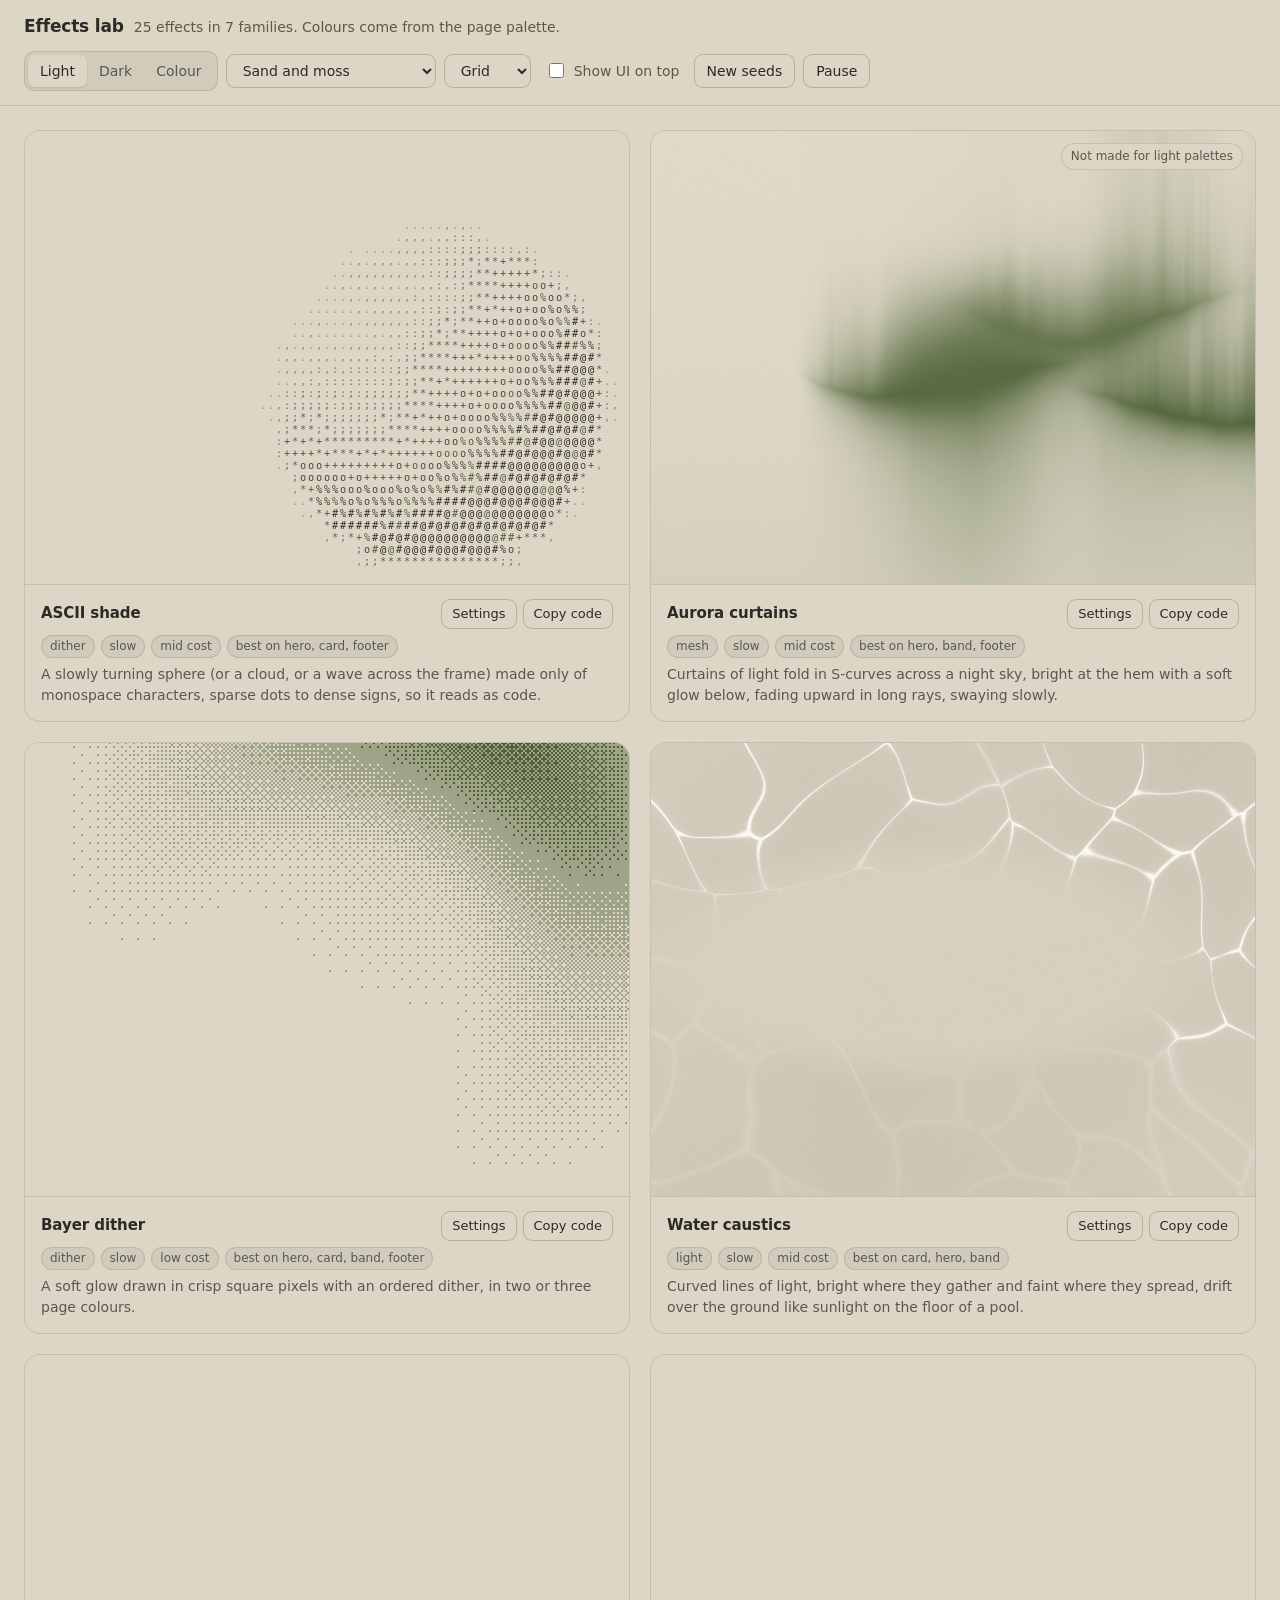
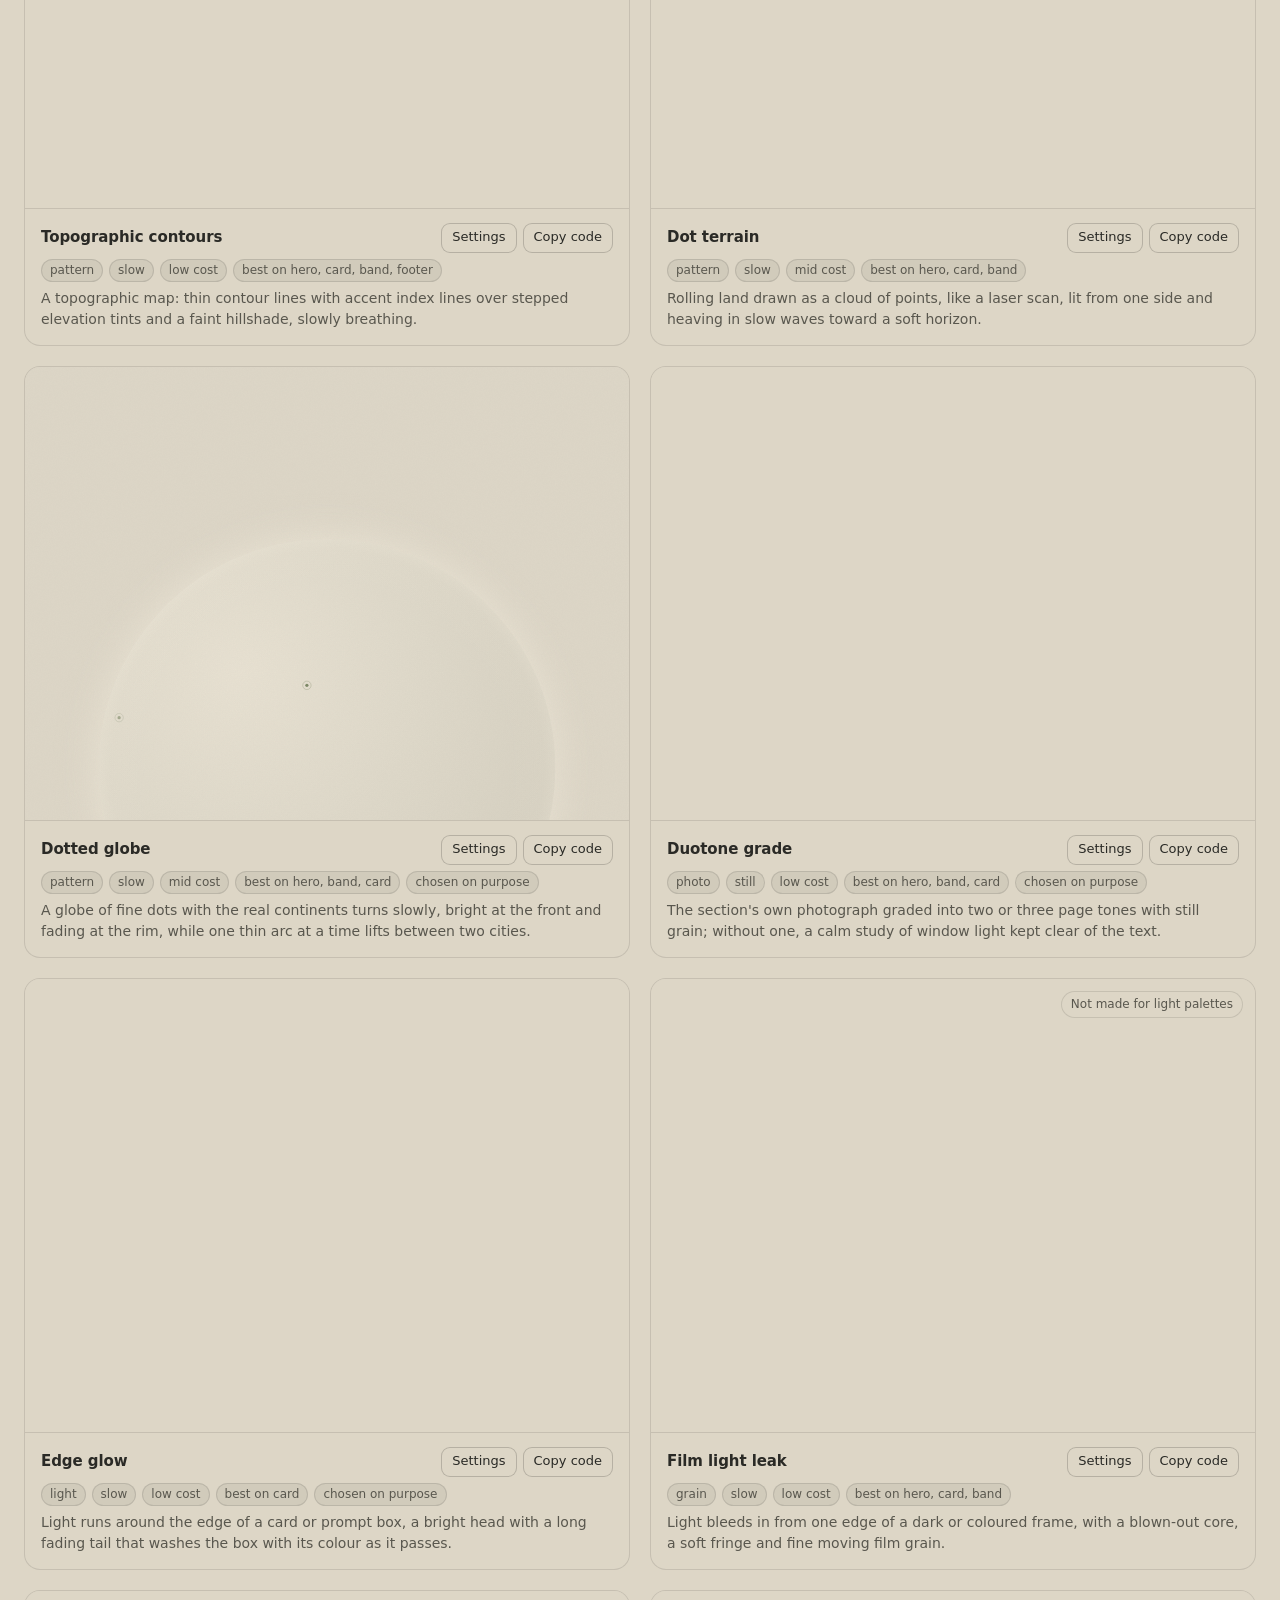
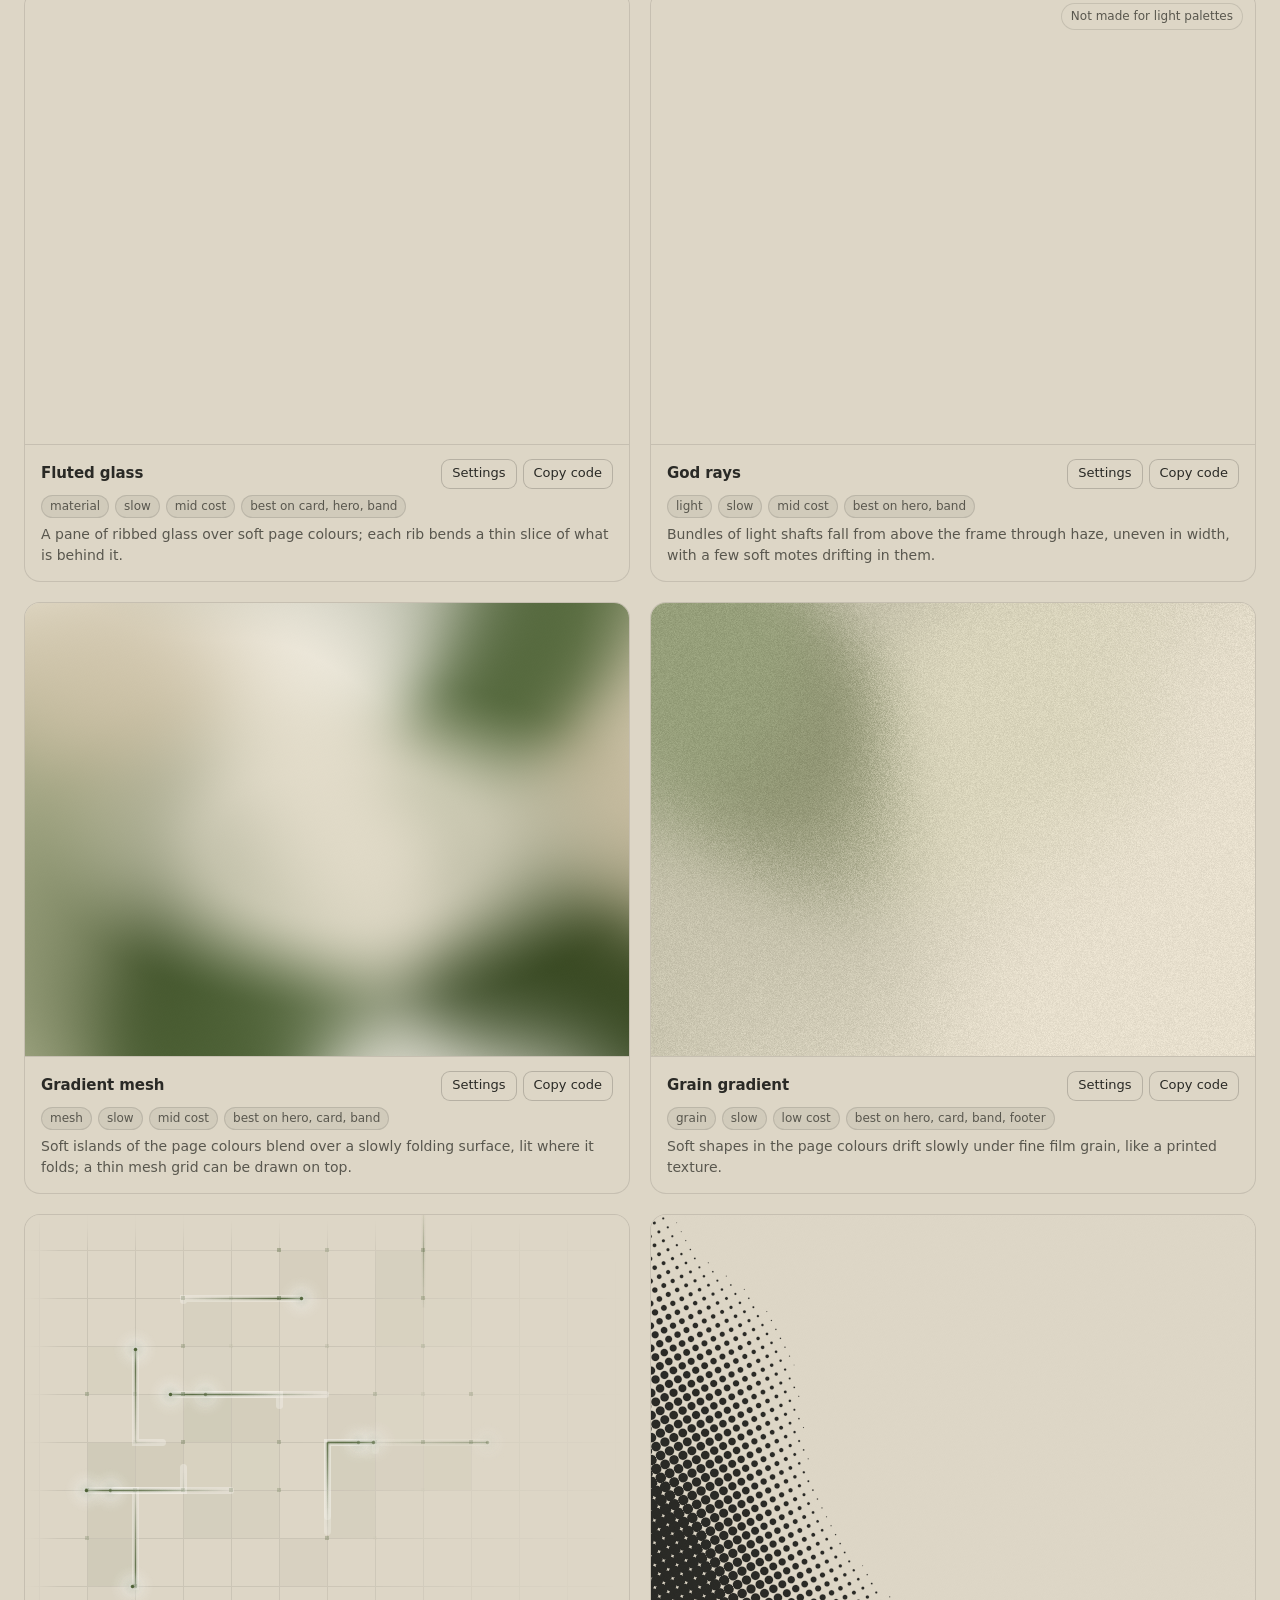
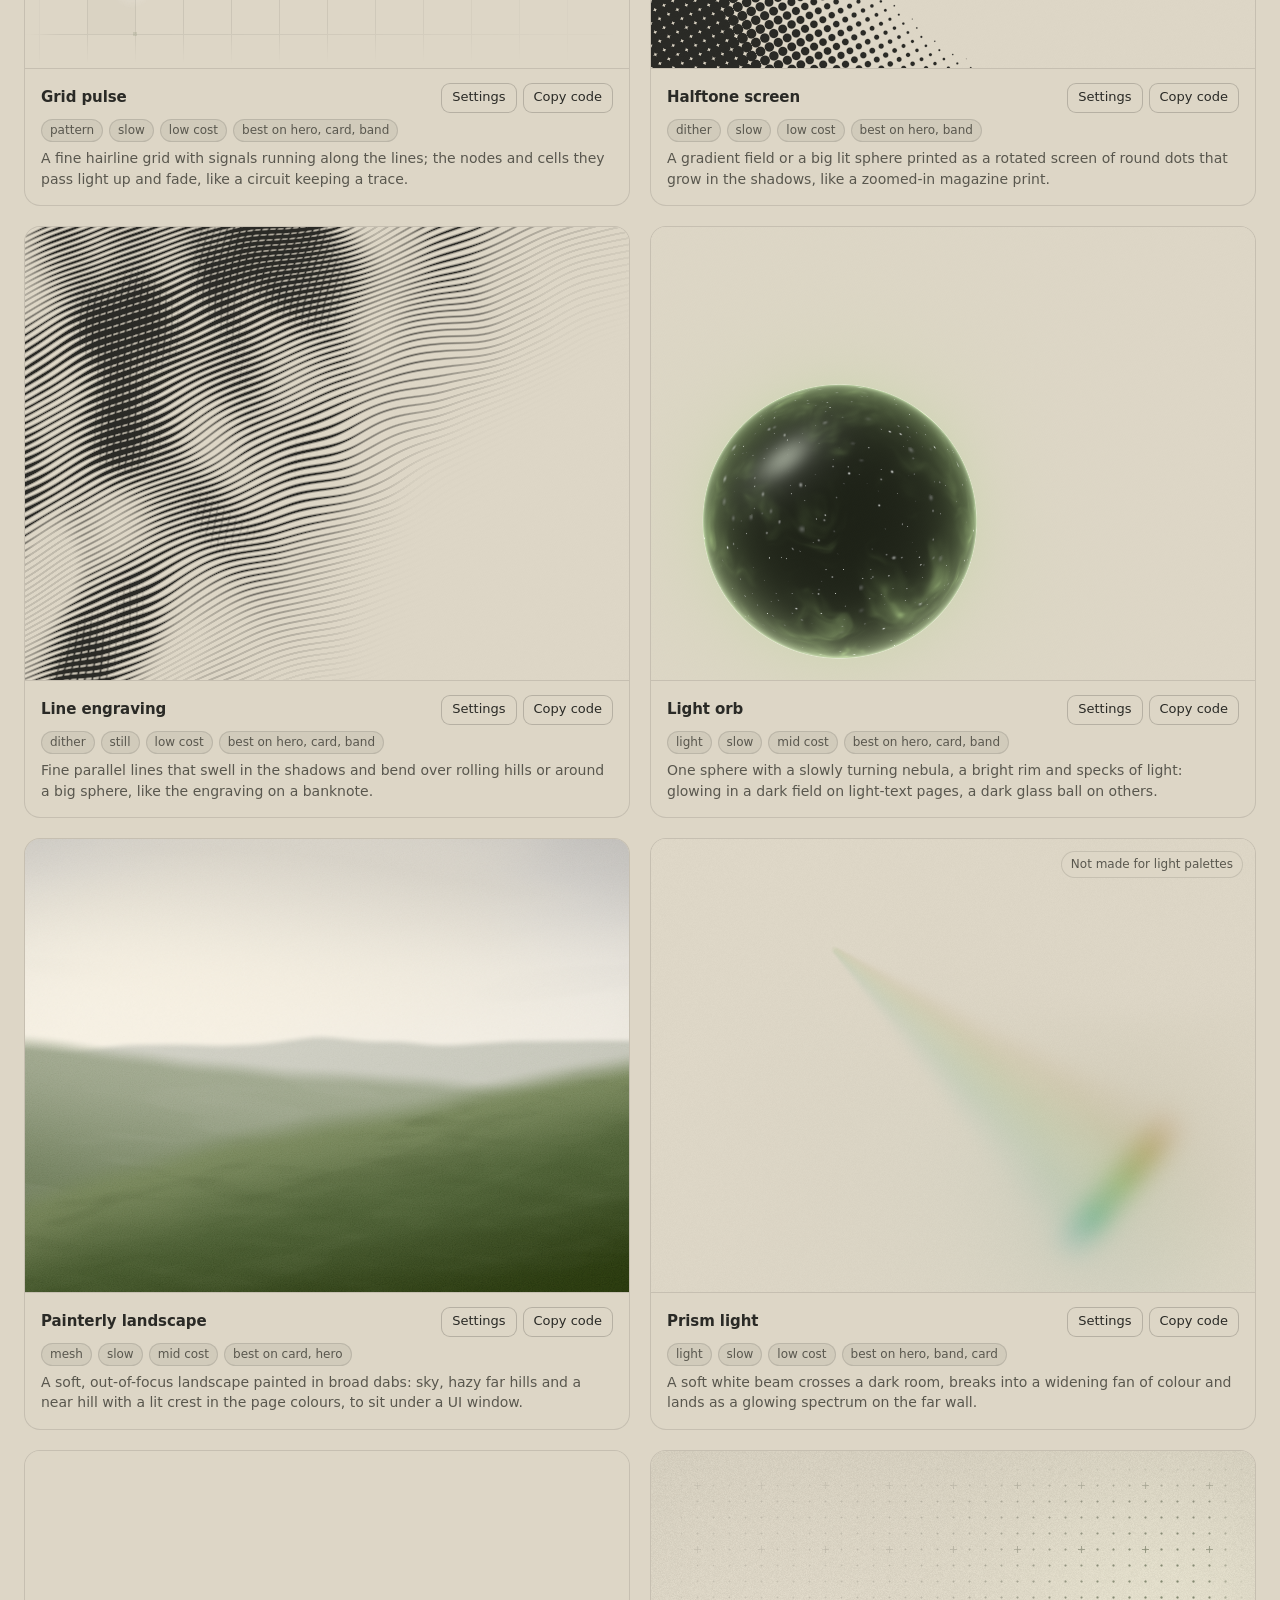
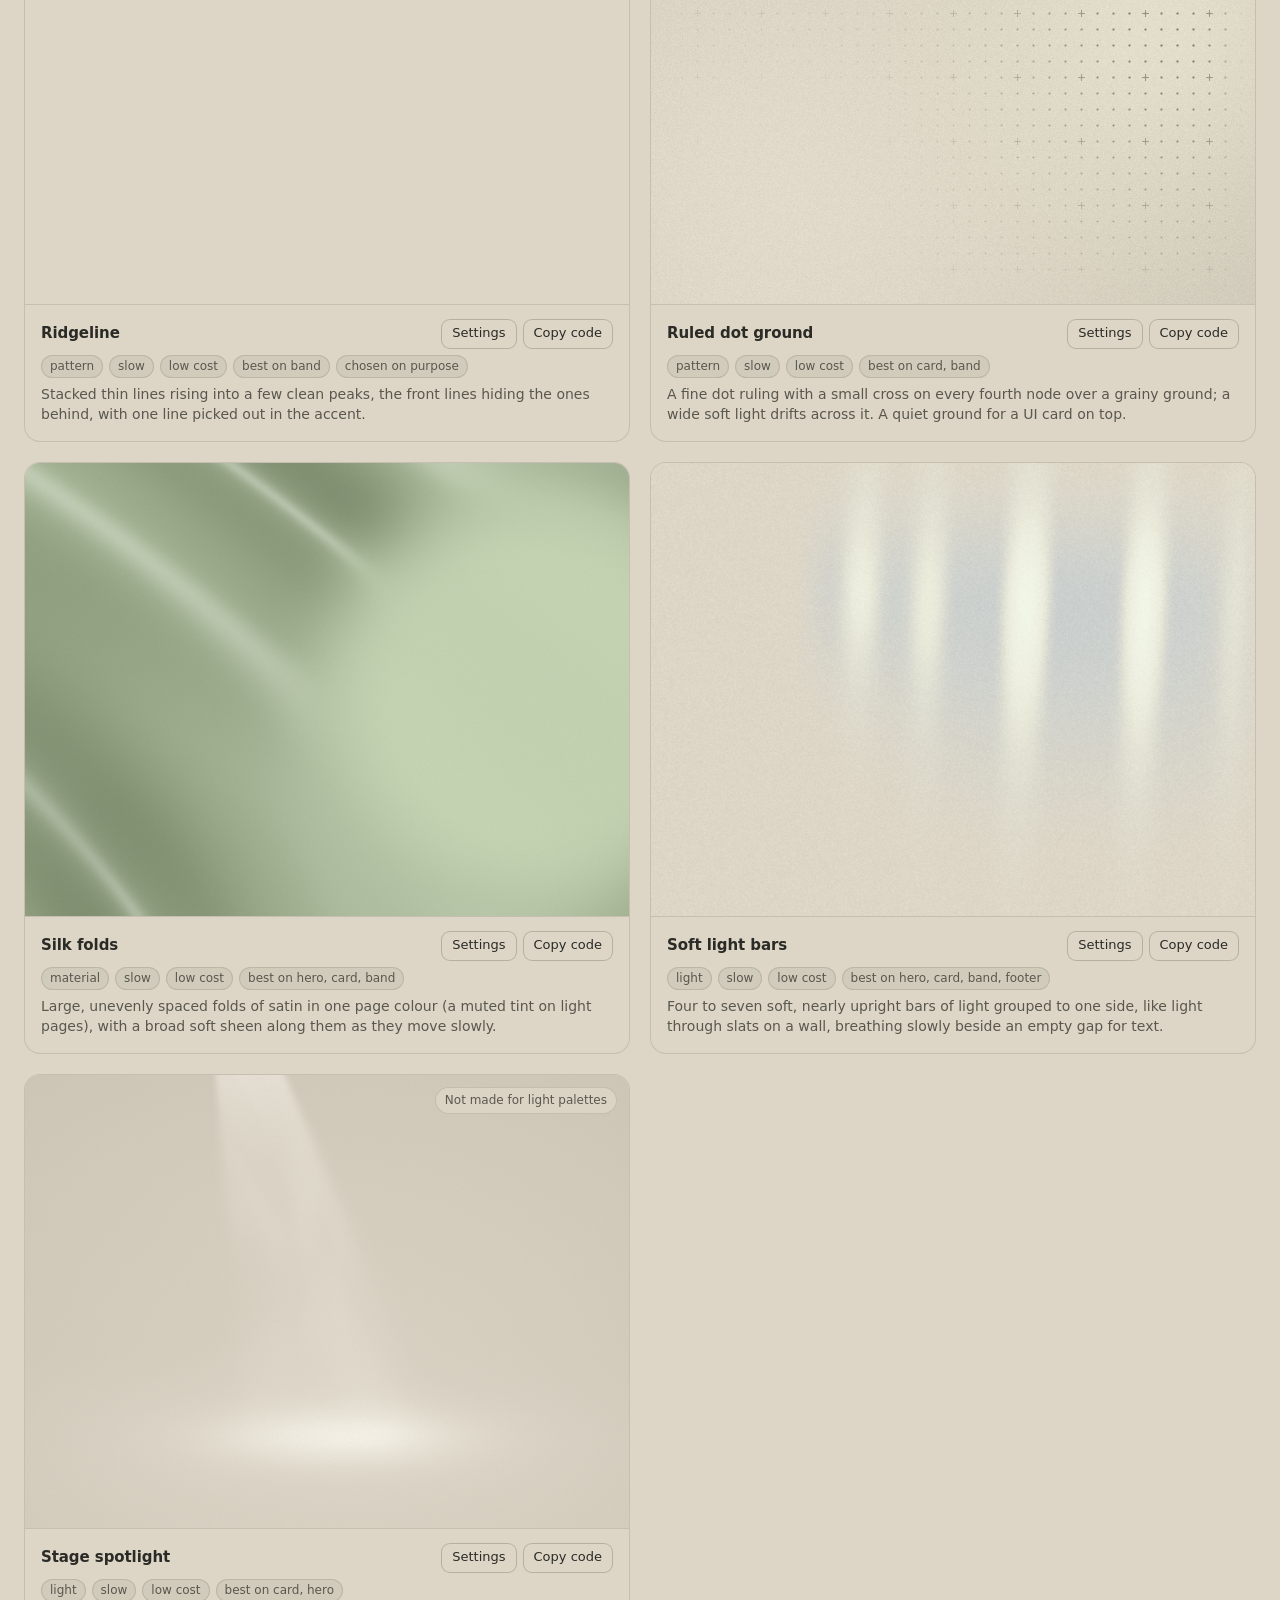
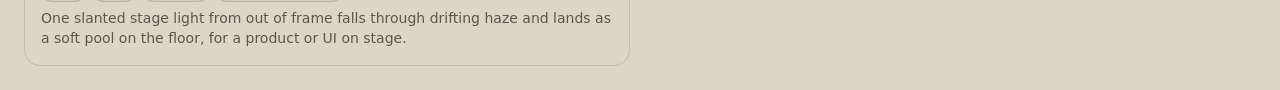
<file: landing/assets/effects/lab.html>
<!doctype html>
<html lang="en">
<head>
<script>window.__tpGlMax = 16;   /* a gallery shows many live effects at once; a page of a site keeps the default 4 (fx.js) */</script>
<meta charset="utf-8">
<meta name="viewport" content="width=device-width, initial-scale=1">
<title>Effects lab</title>
<link rel="icon" href="data:,">
<style>
  :root {
    --bg: #ddd6c6; --surface: #d2cab8; --ink: #2a2a26; --muted: #59574e; --accent: #4f6238; --accent-ink: #ffffff;
    --line: color-mix(in oklab, var(--ink) 13%, transparent);
    --line-strong: color-mix(in oklab, var(--ink) 22%, transparent);
    --chip: color-mix(in oklab, var(--ink) 6%, var(--bg));
    --radius: 16px;
    color-scheme: light;
  }
  * { box-sizing: border-box; }
  html { -webkit-text-size-adjust: 100%; }
  body {
    margin: 0; background: var(--bg); color: var(--ink);
    font: 14px/1.45 ui-sans-serif, system-ui, -apple-system, "Segoe UI", Roboto, "Helvetica Neue", Arial, sans-serif;
    -webkit-font-smoothing: antialiased;
  }
  button, select, input { font: inherit; color: inherit; }
  .bar {
    position: sticky; top: 0; z-index: 20;
    display: flex; flex-wrap: wrap; align-items: center; justify-content: space-between; gap: 12px 20px;
    padding: 14px 24px; background: color-mix(in oklab, var(--bg) 90%, transparent);
    backdrop-filter: saturate(1.2) blur(14px); -webkit-backdrop-filter: saturate(1.2) blur(14px);
    border-bottom: 1px solid var(--line);
  }
  .title { display: flex; align-items: baseline; gap: 10px; min-width: 0; }
  .title h1 { margin: 0; font-size: 17px; font-weight: 640; letter-spacing: -0.01em; }
  .title p { margin: 0; color: var(--muted); white-space: nowrap; overflow: hidden; text-overflow: ellipsis; }
  .controls { display: flex; flex-wrap: wrap; align-items: center; gap: 8px; }
  .seg { display: inline-flex; padding: 3px; border-radius: 10px; background: var(--chip); border: 1px solid var(--line); }
  .seg button { border: 0; background: transparent; padding: 6px 12px; border-radius: 7px; cursor: pointer; color: var(--muted); }
  .seg button[aria-pressed="true"] { background: var(--bg); color: var(--ink); box-shadow: 0 1px 2px color-mix(in oklab, var(--ink) 14%, transparent); }
  .btn, select {
    height: 34px; padding: 0 12px; border-radius: 9px; border: 1px solid var(--line-strong); background: var(--bg);
    cursor: pointer; display: inline-flex; align-items: center; gap: 6px;
  }
  .btn:hover, select:hover { border-color: color-mix(in oklab, var(--ink) 35%, transparent); }
  .btn.primary { background: var(--ink); color: var(--bg); border-color: var(--ink); }
  label.check { display: inline-flex; align-items: center; gap: 7px; padding: 0 6px; cursor: pointer; color: var(--muted); }
  label.check input { accent-color: var(--accent); width: 15px; height: 15px; }
  select { max-width: 210px; }

  .grid {
    display: grid; gap: 20px; padding: 24px; max-width: 1680px; margin: 0 auto;
    grid-template-columns: repeat(auto-fit, minmax(min(100%, 400px), 1fr));
  }
  body[data-layout="wide"] .grid { grid-template-columns: 1fr; max-width: 1280px; }
  body[data-layout="hero"] .grid { grid-template-columns: 1fr; max-width: none; padding: 0; gap: 0; }
  .tile { border: 1px solid var(--line); border-radius: var(--radius); overflow: hidden; background: var(--bg); display: flex; flex-direction: column; min-width: 0; }
  body[data-layout="hero"] .tile { border-radius: 0; border-width: 0 0 1px; }
  .stage { position: relative; aspect-ratio: 4 / 3; overflow: hidden; }
  body[data-layout="wide"] .stage { aspect-ratio: 16 / 9; }
  body[data-layout="hero"] .stage { aspect-ratio: auto; height: 100vh; min-height: 560px; }
  .stage[data-unfit]::after {
    content: attr(data-unfit); position: absolute; top: 12px; right: 12px; padding: 4px 9px; border-radius: 999px;
    font-size: 12px; background: color-mix(in oklab, var(--bg) 85%, transparent); color: var(--muted); border: 1px solid var(--line);
  }

  /* sample content that sits on the effect */
  .sample { position: absolute; inset: 0; display: none; pointer-events: none; }
  body[data-ui="1"] .sample { display: block; }
  .sample-card {
    position: absolute; left: 22px; bottom: 22px; width: min(232px, calc(100% - 44px));
    display: grid; grid-template-columns: 36px 1fr; gap: 10px; align-items: center;
    padding: 12px 14px 12px 12px; border-radius: 12px; background: var(--surface); color: var(--ink);
    box-shadow: 0 1px 1px color-mix(in oklab, var(--ink) 8%, transparent), 0 10px 30px -12px rgb(0 0 0 / 0.3);
    border: 1px solid color-mix(in oklab, var(--ink) 8%, transparent);
  }
  .sample-card .ic {
    width: 36px; height: 36px; border-radius: 8px; background: var(--bg);
    background-image: radial-gradient(color-mix(in oklab, var(--ink) 55%, transparent) 1.1px, transparent 1.4px);
    background-size: 6px 6px; background-position: 3px 3px; border: 1px solid var(--line);
  }
  .sample-card b { display: block; font-size: 13px; font-weight: 600; }
  .sample-card span { display: block; font-size: 12px; color: var(--muted); font-variant-numeric: tabular-nums; }
  .sample-card .track { grid-column: 1 / -1; height: 4px; border-radius: 4px; background: color-mix(in oklab, var(--ink) 12%, transparent); position: relative; }
  .sample-card .track i { position: absolute; inset: 0 45% 0 0; border-radius: inherit; background: var(--accent); }
  .sample-head { position: absolute; left: 24px; top: 22px; right: 24px; color: var(--ink); }
  .sample-head b { display: block; font-size: clamp(18px, 2.2vw, 30px); font-weight: 640; letter-spacing: -0.02em; line-height: 1.1; max-width: 16ch; }
  .sample-head span { display: block; margin-top: 6px; color: var(--muted); max-width: 34ch; }
  body[data-layout="hero"] .sample-head { left: 48px; top: auto; bottom: 30vh; }
  body[data-layout="hero"] .sample-head b { font-size: clamp(36px, 5vw, 72px); }
  body[data-layout="hero"] .sample-card { left: 48px; bottom: 48px; }

  /* card layout: a feature card with an inset effect panel and a small UI window on it */
  .card-head { display: none; }
  body[data-layout="card"] .grid { grid-template-columns: repeat(auto-fit, minmax(min(100%, 460px), 1fr)); max-width: 1240px; gap: 16px; }
  body[data-layout="card"] .tile { padding: 22px; border: 0; background: color-mix(in oklab, var(--ink) 4.5%, var(--bg)); border-radius: 18px; }
  body[data-layout="card"] .card-head { display: block; }
  .card-head b { display: block; font-size: 15px; font-weight: 620; }
  .card-head p { margin: 4px 0 0; color: var(--muted); max-width: 52ch; }
  body[data-layout="card"] .stage { margin-top: 18px; border-radius: 12px; aspect-ratio: 16 / 10; }
  body[data-layout="card"] .info { display: none; }
  body[data-layout="card"] .sample { display: block; }
  body[data-layout="card"] .sample-head, body[data-layout="card"] .sample-card { display: none; }
  .window { display: none; }
  body[data-layout="card"] .window {
    display: block; position: absolute; left: 50%; top: 54%; transform: translate(-50%, -50%); width: 64%;
    border-radius: 10px; background: var(--surface); color: var(--ink);
    box-shadow: 0 1px 0 color-mix(in oklab, var(--ink) 6%, transparent), 0 18px 40px -16px rgb(0 0 0 / 0.35);
    border: 1px solid color-mix(in oklab, var(--ink) 10%, transparent); overflow: hidden; font-size: 12px;
  }
  .window .wbar { display: flex; align-items: center; gap: 5px; padding: 8px 10px; border-bottom: 1px solid var(--line); }
  .window .wbar i { width: 7px; height: 7px; border-radius: 50%; background: color-mix(in oklab, var(--ink) 22%, transparent); }
  .window .wbar span { margin-left: 8px; color: var(--muted); }
  .window .wbody { padding: 12px 12px 14px; display: grid; gap: 8px; }
  .window .wrow { display: flex; align-items: center; justify-content: space-between; gap: 10px; }
  .window .wrow em { font-style: normal; color: var(--muted); font-variant-numeric: tabular-nums; }
  .window .wbtn { justify-self: start; margin-top: 2px; padding: 5px 10px; border-radius: 7px; background: var(--accent); color: var(--accent-ink); font-weight: 600; }
  .info { padding: 14px 16px 16px; display: grid; gap: 4px; border-top: 1px solid var(--line); }
  body[data-layout="hero"] .info { display: none; }
  .info-top { display: flex; align-items: center; justify-content: space-between; gap: 12px; }
  .info h2 { margin: 0; font-size: 15px; font-weight: 620; letter-spacing: -0.005em; }
  .tags { display: flex; flex-wrap: wrap; gap: 6px; margin: 2px 0 2px; }
  .tags span { font-size: 12px; padding: 2px 8px; border-radius: 999px; background: var(--chip); color: var(--muted); border: 1px solid var(--line); }
  .look { margin: 0; color: var(--muted); }
  .actions { display: flex; gap: 6px; flex: none; }
  .actions .btn { height: 30px; padding: 0 10px; font-size: 13px; }

  .params { display: none; padding: 4px 16px 16px; gap: 10px 18px; grid-template-columns: repeat(auto-fill, minmax(170px, 1fr)); }
  .tile.open .params { display: grid; }
  .param { display: grid; gap: 4px; }
  .param label { display: flex; justify-content: space-between; font-size: 12px; color: var(--muted); }
  .param output { color: var(--ink); font-variant-numeric: tabular-nums; }
  .param input[type=range] { width: 100%; accent-color: var(--ink); margin: 0; }
  .params .row { grid-column: 1 / -1; display: flex; gap: 8px; align-items: center; }
  .params .row input { width: 90px; height: 30px; border-radius: 8px; border: 1px solid var(--line-strong); background: var(--bg); padding: 0 8px; }

  .empty { padding: 80px 24px; text-align: center; color: var(--muted); }
  .toast {
    position: fixed; left: 50%; bottom: 24px; transform: translate(-50%, 20px); opacity: 0; pointer-events: none;
    background: var(--ink); color: var(--bg); padding: 9px 14px; border-radius: 10px; transition: .25s ease; z-index: 30;
  }
  .toast.on { opacity: 1; transform: translate(-50%, 0); }
  @media (max-width: 640px) {
    .bar { padding: 12px 16px; }
    .grid { padding: 16px; gap: 16px; }
    .title p { display: none; }
  }
</style>
</head>
<body data-layout="grid">
<header class="bar">
  <div class="title">
    <h1>Effects lab</h1>
    <p id="count"></p>
  </div>
  <div class="controls">
    <div class="seg" role="group" aria-label="Palette type">
      <button type="button" data-kind="light">Light</button>
      <button type="button" data-kind="dark">Dark</button>
      <button type="button" data-kind="colour">Colour</button>
    </div>
    <select id="pal" aria-label="Palette"></select>
    <select id="layout" aria-label="Layout"><option value="grid">Grid</option><option value="card">Cards</option><option value="wide">Wide</option><option value="hero">Hero</option></select>
    <label class="check"><input type="checkbox" id="ui"> Show UI on top</label>
    <button type="button" class="btn" id="reseed">New seeds</button>
    <button type="button" class="btn" id="pause">Pause</button>
  </div>
</header>
<main class="grid" id="grid"></main>
<div class="toast" id="toast" role="status"></div>
<script id="palettes" type="application/json">[{"id":"white-link-blue","name":"Sheet and biro","bg":"#ffffff","surface":"#f4f4f4","ink":"#111111","muted":"#6b6b6b","accent":"#1a4be0","accentInk":"#ffffff"},{"id":"cool-white-slate","name":"Frost and slate","bg":"#f7f9fa","surface":"#ecf0f2","ink":"#1f3038","muted":"#5d6b72","accent":"#0d7480","accentInk":"#ffffff"},{"id":"rose-grey-green","name":"Rose grey, green","bg":"#ebe5e3","surface":"#e1dad7","ink":"#2b2622","muted":"#6a615d","accent":"#0f7d45","accentInk":"#ffffff"},{"id":"paper-grey-brass","name":"Newsprint and brass","bg":"#e8e8e3","surface":"#dcdcd6","ink":"#181715","muted":"#63625c","accent":"#bfb21a","accentInk":"#181715"},{"id":"stone-blueprint","name":"Stone and blueprint","bg":"#dfdedb","surface":"#d3d2ce","ink":"#26251e","muted":"#5f5d55","accent":"#2456d6","accentInk":"#ffffff"},{"id":"white-navy-tab","name":"Navy on white","bg":"#ffffff","surface":"#f4f4f2","ink":"#1f2b4d","muted":"#6a7186","accent":"#f7941d","accentInk":"#1f2b4d"},{"id":"three-stones","name":"Three stones","bg":"#eeecea","surface":"#e4e1dd","ink":"#333231","muted":"#6b6763","accent":"#5c6b54","accentInk":"#ffffff"},{"id":"putty-black-teal","name":"Putty and black","bg":"#dedad3","surface":"#d3cec6","ink":"#0a0a0a","muted":"#5c5852","accent":"#256f82","accentInk":"#ffffff"},{"id":"moss-sand","name":"Sand and moss","bg":"#ddd6c6","surface":"#d2cab8","ink":"#2a2a26","muted":"#59574e","accent":"#4f6238","accentInk":"#ffffff"},{"id":"green-mat-chocolate","name":"Bone, green, chocolate","bg":"#e5e1d8","surface":"#dad5ca","ink":"#2a1d17","muted":"#6b5b51","accent":"#456f3a","accentInk":"#ffffff"},{"id":"lunar-grey-bronze","name":"Lunar and bronze","bg":"#111111","surface":"#1c1c1c","ink":"#f2f2f2","muted":"#8f8f8f","accent":"#a08672","accentInk":"#111111"},{"id":"blue-black-cornflower","name":"Night and sky blue","bg":"#0a0d14","surface":"#131824","ink":"#e9edf3","muted":"#8891a1","accent":"#5ab9fc","accentInk":"#0a0d14"},{"id":"green-black-bone","name":"Green-black and bone","bg":"#161c1a","surface":"#1f2725","ink":"#e3e2da","muted":"#8e948d","accent":"#9fc7b8","accentInk":"#161c1a"},{"id":"black-crimson","name":"Black and crimson","bg":"#0a0a0a","surface":"#151515","ink":"#efefef","muted":"#8c8c8c","accent":"#b11226","accentInk":"#ffffff"},{"id":"forest-pale-lime","name":"Forest and lime","bg":"#0f1f10","surface":"#162a17","ink":"#ffffff","muted":"#9aa39a","accent":"#c6f19d","accentInk":"#0f1f10"},{"id":"charcoal-room-sage","name":"Charcoal and sage","bg":"#1c1c1c","surface":"#262626","ink":"#f1f1ef","muted":"#9a9b96","accent":"#8fa68e","accentInk":"#1c1c1c"},{"id":"warm-black-gold","name":"Warm black, gold","bg":"#0c0a08","surface":"#181512","ink":"#ffffff","muted":"#8f8a84","accent":"#c9a45a","accentInk":"#0c0a08"},{"id":"graphite-safety-orange","name":"Graphite and orange","bg":"#18191b","surface":"#222427","ink":"#eff0f1","muted":"#9c9ea3","accent":"#ff4a1f","accentInk":"#18191b"},{"id":"soot-pale-lime","name":"Soot and lime","bg":"#0f0f0f","surface":"#1a1a1a","ink":"#ffffff","muted":"#8f8f8f","accent":"#dafa9c","accentInk":"#0f0f0f"},{"id":"plum-black-pink","name":"Plum-black and pink","bg":"#0d060b","surface":"#1b0e17","ink":"#ffffff","muted":"#9a8f97","accent":"#ff488b","accentInk":"#0d060b"},{"id":"white-signal-red","name":"Signal red, white","bg":"#ffffff","surface":"#f2f2f2","ink":"#0a0a0a","muted":"#6b6b6b","accent":"#d92b21","accentInk":"#ffffff"},{"id":"white-mint-tiles","name":"Greys and mint","bg":"#ffffff","surface":"#f3f3f3","ink":"#232323","muted":"#6e6e6e","accent":"#a1ffcb","accentInk":"#232323"},{"id":"cool-grey-cobalt","name":"Cool grey, cobalt","bg":"#eef0f3","surface":"#e2e5ea","ink":"#0b0c0e","muted":"#5d6470","accent":"#1f2de6","accentInk":"#ffffff"},{"id":"offwhite-bottle-yellow","name":"Bottle ink, yellow","bg":"#f7f7f7","surface":"#ebebeb","ink":"#0d2a1c","muted":"#5f6b64","accent":"#f6e016","accentInk":"#0d2a1c"},{"id":"teal-on-paper","name":"Teal on paper","bg":"#f7f9f8","surface":"#ebf0ee","ink":"#06525c","muted":"#2f737d","accent":"#06525c","accentInk":"#f7f9f8"},{"id":"navy-pink","name":"Navy and pink","bg":"#1a2039","surface":"#212846","ink":"#f9a3c0","muted":"#b9879c","accent":"#f9a3c0","accentInk":"#1a2039"},{"id":"blush-aubergine","name":"Blush and aubergine","bg":"#edccbe","surface":"#e8c2b2","ink":"#351a2b","muted":"#6c4857","accent":"#351a2b","accentInk":"#edccbe"},{"id":"cobalt-on-sand","name":"Cobalt on sand","bg":"#e6dbc7","surface":"#ddd0b9","ink":"#062b8a","muted":"#3a5aa8","accent":"#062b8a","accentInk":"#e6dbc7"},{"id":"oxblood-grey","name":"Oxblood and grey","bg":"#e2e2e2","surface":"#d6d6d6","ink":"#7d0c14","muted":"#7a4a4e","accent":"#7d0c14","accentInk":"#e2e2e2"},{"id":"olive-on-bone","name":"Olive on bone","bg":"#ecebe7","surface":"#e1dfd9","ink":"#38450f","muted":"#5d683a","accent":"#38450f","accentInk":"#ecebe7"},{"id":"burgundy-bubblegum","name":"Burgundy and bubblegum","bg":"#3d0012","surface":"#4d0519","ink":"#ff99d3","muted":"#c77aa0","accent":"#ff99d3","accentInk":"#3d0012"},{"id":"bottle-green-gold","name":"Bottle green, gold","bg":"#133621","surface":"#1a4429","ink":"#f4d96c","muted":"#b3a55e","accent":"#f4d96c","accentInk":"#133621"},{"id":"cobalt-field","name":"Cobalt field","bg":"#0034eb","surface":"#002fd6","ink":"#ffffff","muted":"#dfe4f2","accent":"#e9e34a","accentInk":"#111111"},{"id":"mustard-field","name":"Mustard and black","bg":"#e1ac10","surface":"#cd9d0f","ink":"#0b0b0b","muted":"#4d3d0a","accent":"#24338f","accentInk":"#ffffff"},{"id":"carmine-field","name":"Carmine field","bg":"#9c1220","surface":"#8a101c","ink":"#ffffff","muted":"#f0b9bd","accent":"#ffd9dc","accentInk":"#9c1220"},{"id":"pink-field-lime","name":"Bubblegum and lime","bg":"#ff87ab","surface":"#ff739d","ink":"#0a0a0a","muted":"#6b1f3a","accent":"#def915","accentInk":"#0a0a0a"},{"id":"sky-field-navy","name":"Sky and navy","bg":"#6bb4ee","surface":"#7dbdf0","ink":"#0e1822","muted":"#1b3d5c","accent":"#ff5a1f","accentInk":"#0e1822"},{"id":"orange-field-black","name":"Orange and black","bg":"#ff7a1f","surface":"#ff8633","ink":"#050f16","muted":"#5a2306","accent":"#050f16","accentInk":"#ff7a1f"},{"id":"tobacco-olive","name":"Tobacco and olive","bg":"#472913","surface":"#55321a","ink":"#e4e0cf","muted":"#b39f84","accent":"#525e1b","accentInk":"#e4e0cf"},{"id":"poster-chapters","name":"Poster chapters","bg":"#e6e0d2","surface":"#dcd5c5","ink":"#1a1a1a","muted":"#5f5b52","accent":"#18bc42","accentInk":"#1a1a1a"},{"id":"blue-red-black","name":"Blue, red, black","bg":"#ffffff","surface":"#f3f3f3","ink":"#0a0a0a","muted":"#6b6b6b","accent":"#1f30e0","accentInk":"#ffffff"},{"id":"charcoal-primaries","name":"Charcoal and primaries","bg":"#191919","surface":"#242424","ink":"#ffffff","muted":"#9a9a9a","accent":"#0c7866","accentInk":"#ffffff"},{"id":"ultramarine-yellow","name":"Ultramarine and yellow","bg":"#1423b8","surface":"#1220a6","ink":"#ffffff","muted":"#e4e2d6","accent":"#1fc27a","accentInk":"#0a0a0a"},{"id":"candy-chapters","name":"Candy chapters","bg":"#ffd249","surface":"#f5c63c","ink":"#0a0a0a","muted":"#5e4a0a","accent":"#f53fd6","accentInk":"#0a0a0a"},{"id":"orange-sky-lime","name":"Orange, sky, lime","bg":"#ff8126","surface":"#ff8d3a","ink":"#111111","muted":"#5c2a05","accent":"#de194b","accentInk":"#ffffff"},{"id":"post-red-mustard","name":"Post red, mustard","bg":"#e2dccf","surface":"#d7d0c1","ink":"#2a1110","muted":"#6b524c","accent":"#4a6f84","accentInk":"#ffffff"},{"id":"mint-orange-grey","name":"Grey, mint, orange","bg":"#ffffff","surface":"#f5f5f5","ink":"#000000","muted":"#666666","accent":"#a7ff9c","accentInk":"#000000"},{"id":"report-blocks","name":"Report blocks","bg":"#ffffff","surface":"#f6f6f6","ink":"#000000","muted":"#5f5f5f","accent":"#fe7141","accentInk":"#000000"},{"id":"card-pastels","name":"Card pastels","bg":"#f7f7f5","surface":"#ebebe8","ink":"#000000","muted":"#666662","accent":"#d0106f","accentInk":"#ffffff"},{"id":"mint-pink-accounts","name":"Mint and pink","bg":"#f8f8f8","surface":"#eeeeee","ink":"#0a0a0a","muted":"#6a6a6a","accent":"#1f6b3a","accentInk":"#ffffff"},{"id":"swap-pastels","name":"Swapping pastels","bg":"#c3d7e5","surface":"#d0e0eb","ink":"#141414","muted":"#4a5068","accent":"#0f5257","accentInk":"#ffffff"},{"id":"blush-sage-slate","name":"Blush, sage, slate","bg":"#a6b3bc","surface":"#b2bdc5","ink":"#1c1c1c","muted":"#38424a","accent":"#2c3620","accentInk":"#e3e2da"},{"id":"candy-on-black","name":"Candy on black","bg":"#000000","surface":"#0d0d0d","ink":"#ffffff","muted":"#999999","accent":"#93f1f7","accentInk":"#000000"},{"id":"sky-sand","name":"Sky and sand","bg":"#cbe4f2","surface":"#bcdcee","ink":"#0a0a0a","muted":"#44606e","accent":"#b0298f","accentInk":"#ffffff"},{"id":"studio-grey","name":"Studio grey","bg":"#a8a8aa","surface":"#b4b4b6","ink":"#0e0e0e","muted":"#3a3a3c","accent":"#1f5c49","accentInk":"#ffffff"},{"id":"walnut-tan","name":"Walnut and tan","bg":"#2b2216","surface":"#382d1e","ink":"#e4e2da","muted":"#a39a8b","accent":"#bda38b","accentInk":"#2b2216"}]</script>
<script id="presets" type="application/json">{"light":"moss-sand","dark":"blue-black-cornflower","colour":"cobalt-field"}</script>
<script type="module">
  import fx from './fx.js';

  const q = new URLSearchParams(location.search);
  const PALETTES = JSON.parse(document.getElementById('palettes').textContent);
  const PRESETS = JSON.parse(document.getElementById('presets').textContent);
  const byId = Object.fromEntries(PALETTES.map(p => [p.id, p]));
  const $ = s => document.querySelector(s);
  const grid = $('#grid');

  if (q.has('fallback')) fx.config.forceFallback = true;
  if (q.has('webgl1')) fx.config.forceWebGL1 = true;
  if (q.has('time')) fx.setClock(+q.get('time'));
  document.body.dataset.layout = ['wide', 'hero', 'card'].includes(q.get('layout')) ? q.get('layout') : 'grid';
  $('#layout').value = document.body.dataset.layout;
  $('#layout').addEventListener('change', e => { document.body.dataset.layout = e.target.value; syncUrl(); });
  document.body.dataset.ui = q.get('ui') === '1' ? '1' : '0';
  $('#ui').checked = document.body.dataset.ui === '1';

  let palette = pickPalette(q.get('palette') || 'light');
  let paused = false;
  const tiles = [];

  function pickPalette(key) {
    const id = PRESETS[key] || key;
    return byId[id] || byId[PRESETS.light] || PALETTES[0];
  }
  function applyPalette(p) {
    const r = document.documentElement.style;
    r.setProperty('--bg', p.bg); r.setProperty('--surface', p.surface); r.setProperty('--ink', p.ink);
    r.setProperty('--muted', p.muted); r.setProperty('--accent', p.accent); r.setProperty('--accent-ink', p.accentInk);
    document.documentElement.style.colorScheme = fx.paletteKind(p) === 'light' ? 'light' : 'dark';
    const kind = fx.paletteKind(p);
    for (const b of document.querySelectorAll('.seg button')) b.setAttribute('aria-pressed', String(PRESETS[b.dataset.kind] === p.id));
    $('#pal').value = p.id;
    for (const t of tiles) {
      const fits = t.meta.palettes.includes(kind);
      if (fits) t.stage.removeAttribute('data-unfit'); else t.stage.setAttribute('data-unfit', `Not made for ${kind} palettes`);
      t.ctrl?.setPalette(fx.normalizePalette(p));
    }
  }
  function toast(msg) {
    const el = $('#toast'); el.textContent = msg; el.classList.add('on');
    clearTimeout(toast.t); toast.t = setTimeout(() => el.classList.remove('on'), 1600);
  }
  const fmt = (v, d) => (d.step && d.step >= 1 ? String(Math.round(v)) : (+v).toFixed(2));

  function snippet(t) {
    const p = t.ctrl.params, d = t.meta.params || {};
    const changed = Object.fromEntries(Object.entries(p).filter(([k, v]) => d[k] && v !== d[k].default));
    const attrs = [`data-fx="${t.meta.id}"`, `data-fx-seed="${t.ctrl.seed}"`];
    if (Object.keys(changed).length) attrs.push(`data-fx-params='${JSON.stringify(changed)}'`);
    return `<div ${attrs.join(' ')}></div>`;
  }

  function buildTile(meta, i) {
    const tile = document.createElement('article');
    tile.className = 'tile';
    tile.dataset.id = meta.id;
    tile.innerHTML = `
      <div class="card-head"><b></b><p></p></div>
      <div class="stage">
        <div class="sample" aria-hidden="true">
          <div class="window"><div class="wbar"><i></i><i></i><i></i><span>Settings</span></div>
            <div class="wbody"><div class="wrow"><span>Grain</span><em>0.60</em></div><div class="wrow"><span>Speed</span><em>0.50</em></div><span class="wbtn">Apply</span></div></div>
          <div class="sample-head"><b>A headline sits here</b><span>Secondary text, to check contrast on the effect.</span></div>
          <div class="sample-card"><div class="ic"></div><div><b></b><span></span></div><div class="track"><i></i></div></div>
        </div>
      </div>
      <div class="info">
        <div class="info-top">
          <h2></h2>
          <div class="actions">
            <button type="button" class="btn" data-act="params" aria-expanded="false">Settings</button>
            <button type="button" class="btn" data-act="copy">Copy code</button>
          </div>
        </div>
        <div class="tags"></div>
        <p class="look"></p>
      </div>
      <div class="params"></div>`;
    tile.querySelector('h2').textContent = meta.name;
    tile.querySelector('.card-head b').textContent = meta.name;
    tile.querySelector('.card-head p').textContent = meta.look;
    tile.querySelector('.window .wbar span').textContent = meta.name;
    const wk = Object.keys(meta.params || {}).slice(0, 2);
    tile.querySelectorAll('.window .wrow').forEach((row, n) => {
      const k = wk[n];
      if (!k) { row.remove(); return; }
      row.querySelector('span').textContent = k[0].toUpperCase() + k.slice(1);
      row.querySelector('em').textContent = fmt(meta.params[k].default, meta.params[k]);
    });
    tile.querySelector('.look').textContent = meta.look;
    tile.querySelector('.sample-card b').textContent = meta.name;
    const keys = Object.keys(meta.params || {}).slice(0, 2);
    tile.querySelector('.sample-card span').textContent = keys.map(k => `${k} ${fmt(meta.params[k].default, meta.params[k])}`).join(' · ');
    const tags = [meta.family, meta.motion, `${meta.cost} cost`, `best on ${meta.bestOn.join(', ')}`, ...(meta.random === false ? ['chosen on purpose'] : [])];
    tile.querySelector('.tags').append(...tags.map(s => Object.assign(document.createElement('span'), { textContent: s })));
    const stage = tile.querySelector('.stage');
    const seed = q.has('seed') ? (+q.get('seed') + i * 101) : 1000 + i * 37;
    const t = { meta, tile, stage, seed, ctrl: null };
    tile.querySelector('[data-act="copy"]').addEventListener('click', async () => {
      if (!t.ctrl) return;
      try { await navigator.clipboard.writeText(snippet(t)); toast('Code copied'); }
      catch (_) { prompt('Copy this code', snippet(t)); }
    });
    tile.querySelector('[data-act="params"]').addEventListener('click', e => {
      const open = tile.classList.toggle('open');
      e.currentTarget.setAttribute('aria-expanded', String(open));
    });
    buildParams(t);
    return t;
  }

  function buildParams(t) {
    const box = t.tile.querySelector('.params');
    box.innerHTML = '';
    for (const [k, d] of Object.entries(t.meta.params || {})) {
      const id = `${t.meta.id}-${k}`;
      const row = document.createElement('div');
      row.className = 'param';
      row.innerHTML = `<label for="${id}"><span>${k}</span><output></output></label><input type="range" id="${id}">`;
      const inp = row.querySelector('input'), out = row.querySelector('output');
      inp.min = d.min; inp.max = d.max; inp.step = d.step || (d.max - d.min) / 100; inp.value = d.default;
      out.textContent = fmt(d.default, d);
      inp.addEventListener('input', () => { out.textContent = fmt(+inp.value, d); t.ctrl?.set({ [k]: +inp.value }); });
      box.append(row);
    }
    const row = document.createElement('div');
    row.className = 'row';
    row.innerHTML = `<span>Seed</span><input type="number" min="0" max="9999" step="1"><button type="button" class="btn">Reset</button>`;
    const seedIn = row.querySelector('input');
    seedIn.value = t.seed;
    seedIn.addEventListener('change', () => { t.seed = +seedIn.value || 0; remount(t); });
    row.querySelector('button').addEventListener('click', () => { buildParams(t); remount(t); });
    box.append(row);
  }

  async function remount(t, params) {
    t.ctrl = await fx.mount(t.stage, t.meta.id, { palette: fx.normalizePalette(palette), params: params || currentParams(t), seed: t.seed });
    if (paused) t.ctrl.pause();
    t.tile.querySelector('.params .row input').value = t.seed;
    // the seed may place the calm area and focal point (fx.compose): show the values in use
    for (const [k, d] of Object.entries(t.meta.params || {})) {
      const inp = t.tile.querySelector(`#${t.meta.id}-${k}`);
      if (inp && t.ctrl.params[k] != null) { inp.value = t.ctrl.params[k]; inp.previousElementSibling.querySelector('output').textContent = fmt(t.ctrl.params[k], d); }
    }
  }
  function currentParams(t) {
    const out = {};
    for (const inp of t.tile.querySelectorAll('.param input')) out[inp.id.slice(t.meta.id.length + 1)] = +inp.value;
    return out;
  }

  // controls
  for (const b of document.querySelectorAll('.seg button')) {
    b.addEventListener('click', () => { palette = pickPalette(b.dataset.kind); applyPalette(palette); syncUrl(); });
  }
  const sel = $('#pal');
  const groups = { light: [], dark: [], colour: [] };
  for (const p of PALETTES) groups[fx.paletteKind(p)].push(p);
  for (const [k, list] of Object.entries(groups)) {
    const og = document.createElement('optgroup');
    og.label = k[0].toUpperCase() + k.slice(1);
    for (const p of list) og.append(new Option(p.name, p.id));
    sel.append(og);
  }
  sel.addEventListener('change', () => { palette = pickPalette(sel.value); applyPalette(palette); syncUrl(); });
  $('#ui').addEventListener('change', e => {
    document.body.dataset.ui = e.target.checked ? '1' : '0';
    syncUrl();
    // a page puts the calm area where its text is; with the sample text on, do the same
    const calm = textCalm();
    for (const t of tiles) remount(t, calm ? { ...currentParams(t), ...calm } : {});
  });
  $('#layout').addEventListener('change', () => {
    const calm = textCalm();
    if (calm) for (const t of tiles) remount(t, { ...currentParams(t), ...calm });
  });
  // where the sample headline sits (0..1 of the frame), or null when no text is on the effect
  function textCalm() {
    const layout = document.body.dataset.layout;
    if (document.body.dataset.ui !== '1' || layout === 'card') return null;
    return layout === 'hero' ? { calmX: 0.2, calmY: 0.62 } : { calmX: 0.2, calmY: 0.18 };
  }
  $('#reseed').addEventListener('click', () => {
    for (const t of tiles) { t.seed = Math.floor(Math.random() * 10000); remount(t); }
  });
  $('#pause').addEventListener('click', e => {
    paused = !paused;
    e.currentTarget.textContent = paused ? 'Play' : 'Pause';
    for (const t of tiles) paused ? t.ctrl?.pause() : t.ctrl?.resume();
  });
  function syncUrl() {
    const u = new URL(location.href);
    u.searchParams.set('palette', palette.id);
    if (document.body.dataset.ui === '1') u.searchParams.set('ui', '1'); else u.searchParams.delete('ui');
    if (document.body.dataset.layout !== 'grid') u.searchParams.set('layout', document.body.dataset.layout); else u.searchParams.delete('layout');
    history.replaceState(null, '', u);
  }

  // load
  let index;
  try { index = await fetch('./index.json', { cache: 'no-store' }).then(r => { if (!r.ok) throw new Error(r.status); return r.json(); }); }
  catch (err) { grid.innerHTML = '<p class="empty">index.json did not load. Run: node scripts/effects.mjs index, and serve this folder over http.</p>'; throw err; }
  let list = index.effects || [];
  const only = (q.get('only') || '').split(',').map(s => s.trim()).filter(Boolean);
  if (only.length) list = only.map(id => list.find(e => e.id === id)).filter(Boolean);
  if (q.get('family')) list = list.filter(e => e.family === q.get('family'));
  const kinds = new Set(list.map(e => e.family));
  $('#count').textContent = `${list.length} effect${list.length === 1 ? '' : 's'} in ${kinds.size} famil${kinds.size === 1 ? 'y' : 'ies'}. Colours come from the page palette.`;
  if (!list.length) grid.innerHTML = '<p class="empty">No effects match.</p>';
  list.forEach((meta, i) => { const t = buildTile(meta, i); tiles.push(t); grid.append(t.tile); });
  applyPalette(palette);
  await Promise.all(tiles.map(t => remount(t, { ...(textCalm() || {}) })));
  document.documentElement.dataset.ready = '1';
</script>
</body>
</html>
</file>
<file: landing/assets/system.css>
/*
  taste-skill system.css - the one system for the page. Link it first, then assets/ui/cards.css (the
  feature card, its panel and the fragment placements), then set the palette (--p-*), the fonts and
  the radius set on :root in the page (node scripts/start.mjs prints that block).
  Do not add a second grid, spacing scale, type scale, radius scale, button or card style.
*/

/* ---------------------------------------------------------------- tokens */
:root {
  /* palette (hex only; fx.js reads --bg --surface --ink --muted --accent --accent-ink) */
  --p-bg: #ffffff;
  --p-surface: #f4f4f4;
  --p-ink: #111111;
  --p-muted: #6b6b6b;
  --p-accent: #1a4be0;
  --p-accent-ink: #ffffff;
  --p-action: #1a4be0;      /* buttons, links, focus: the accent, or the ink when the accent is too pale */
  --p-action-ink: #ffffff;
  --p-inv-bg: #111111;
  --p-inv-surface: #1c1c1c;
  --p-inv-ink: #f4f4f4;
  --p-inv-muted: #a3a3a3;
  --p-inv-accent: #ffffff;
  --p-inv-accent-ink: #111111;
  --p-inv-action: #ffffff;
  --p-inv-action-ink: #111111;
  /* the lit ground behind UI and in the closing band (references/cards.md), one per page, tech pages only
     (none on kind other, which is flat): <html data-ground="sand|sky|sage|painting">. system.js gives it to every ground
     that holds UI, on light and dark pages alike; --hue on one panel changes only its accent */
  --ground-bg: #d9ccb7; --ground-surface: #e9e0d2; --ground-ink: #2a2622; --ground-muted: #5a534a; --ground-accent: #a8794a;

  /* fonts */
  --font-display: system-ui, -apple-system, "Segoe UI", sans-serif;
  --font-text: system-ui, -apple-system, "Segoe UI", sans-serif;
  --font-mono: ui-monospace, "SFMono-Regular", Menlo, Consolas, monospace;
  --display-weight: 400;    /* headlines 400; 500 on a tech page (software, gaming, hardware) */
  --display-tracking: -0.025em;

  /* the page rhythm (references/layout-v4.md): one section per screen. The header is fixed and
     --nav tall; every section is padded --padt above and --padb (plus the phone action bar, --bar)
     below, and is exactly one or two screens tall (--h: 1 or 2; --hm on a phone). The hero's words
     start --hgap under the header and its content ends --hpadb above the fold. */
  --nav: 72px;
  --padt: 120px;
  --padb: 72px;
  --hgap: 48px;
  --hpadb: 64px;
  --bar: 0px;
  /* grid: one .wrap (alias .container) for the header, every section and the footer, the same
     --gut on both sides: 1280 wide at x 80-1360 at 1440, 342 at x 24-366 at 390 */
  --container: 1280px;
  --gut: 80px;
  --pad: var(--gut);
  --gutter: 24px;

  /* spacing: 4/8 scale */
  --s-1: 4px;  --s-2: 8px;  --s-3: 12px; --s-4: 16px; --s-5: 24px;
  --s-6: 32px; --s-7: 48px; --s-8: 64px; --s-9: 96px; --s-10: 128px;
  --section: 40px;      /* only a .section outside main (the kit's demo pages); every main > section and
                           footer.closing take --padt and --padb */
  --section-band: 56px; /* the same for an older footer outside footer.closing */
  --head-gap: 48px;     /* the one heading-to-content gap, 32 on a phone (layout.css reads it as --ly-head-gap) */
  --card-pad: 16px;     /* card padding (cards.css sets its own for cards with a panel) */
  --card-gap: 16px;     /* gap between cards */

  /* type scale (the only sizes on the page) */
  --t-label: 13px;
  --t-small: 14px;
  --t-body: 16px;
  --t-lead: 18px;
  --t-card: 18px;
  --t-h3: 24px;
  /* straight lines from the phone size at 390 to the desktop size at 1440 (system.md's table) */
  --t-h2: clamp(30px, 1.72vw + 23.3px, 48px);
  --t-h1: clamp(38px, 3.24vw + 25.4px, 72px);
  /* a big number stays a step under the h2 (VI-11): 38 at 1440, 28 at 390, so it never reads as a
     section heading; a stats row and a price set their own, smaller still */
  --t-stat: clamp(28px, .952vw + 24.29px, 38px);

  /* radius: one scale (soft by default; data-radius on <html> switches it) */
  --r-sm: 8px;  --r-md: 12px; --r-lg: 20px; --r-btn: 8px;

  /* controls (fixed here; a page never adds its own) */
  --btn-h: 44px;
  --btn-h-sm: 36px;
  --nav-h: var(--nav);  /* the older name, kept for the kit's files */
  --icon: 16px;         /* small icons: socials, menu chevrons, mono brand marks */

  /* motion: the one UI ease-out (motion.css --m-ease and ui/base.css --u-ease read it; references/motion.md) */
  --ease: cubic-bezier(.2, .8, .2, 1);
  --dur: 180ms;
}
html[data-radius="sharp"] { --r-sm: 4px; --r-md: 6px;  --r-lg: 8px;  --r-btn: 4px; }
html[data-radius="soft"]  { --r-sm: 8px; --r-md: 12px; --r-lg: 20px; --r-btn: 8px; }
html[data-radius="round"] { --r-sm: 10px; --r-md: 16px; --r-lg: 24px; --r-btn: 999px; }
/* the four lit grounds (references/cards.md); sand is the default above. painting goes with
   painterly-landscape (x.ai's daylight sky over olive hills) */
html[data-ground="sky"]      { --ground-bg: #c6d3df; --ground-surface: #d6e0e9; --ground-ink: #25303a; --ground-muted: #4d5964; --ground-accent: #3f6a92; }
html[data-ground="sage"]     { --ground-bg: #cdd6c6; --ground-surface: #dce3d6; --ground-ink: #262d24; --ground-muted: #535b51; --ground-accent: #6c8e63; }
html[data-ground="painting"] { --ground-bg: #79a8d6; --ground-surface: #a6c4e2; --ground-ink: #16212c; --ground-muted: #273949; --ground-accent: #9c9b3c; }
/* cards.css takes its card and panel radii from this scale */
html[data-radius] .card { --c-r: var(--r-lg); }
html[data-radius] .panel { --p-r: var(--r-md); }

/* a phone: the header 56, the sections padded 96 / 48, the hero's words 40 under the header and its
   content ending 24 above the fold, 24 at both sides, 12 between columns */
@media (max-width: 639px) {
  :root { --nav: 56px; --padt: 96px; --padb: 48px; --hgap: 40px; --hpadb: 24px; --gut: 24px; --gutter: 12px; --card-gap: 12px; --head-gap: 32px; }
}
@media (min-width: 640px) {
  :root { --gut: 48px; --section: 48px; --section-band: 72px; --card-pad: 24px; }
}
@media (min-width: 1024px) {
  :root { --gut: 80px; --section: 56px; --section-band: 96px; --card-gap: 24px;
          --t-lead: 20px; --t-card: 20px; --t-h3: 28px; }
  /* a place (and a local service): the 1200 column at x 120-1320 */
  html[data-type="place"] { --gut: 120px; --container: 1200px; }
}
/* a place (VI-06, ST-96, PH-23): its own smaller type (h1 48/53 and 32/37, h2 32/40 and 24/30, titles
   and the sub-line 20 and 18), the Recipe 3 hero's gap under its photograph (40, 24 on a phone),
   square photographs and cards and 2px buttons, whatever data-radius and data-buttons say */
:root[data-type="place"] {
  --hgap: 40px;
  --t-h1: clamp(32px, 1.524vw + 26.06px, 48px);
  --t-h2: clamp(24px, .762vw + 21px, 32px);
  --t-h3: clamp(20px, .381vw + 18.51px, 24px);
  --r-sm: 2px; --r-md: 0px; --r-lg: 0px; --r-btn: 2px;
}
:root[data-type="place"] :is(h1, .t-h1) { line-height: 1.104; }
:root[data-type="place"] :is(h2, .t-h2) { line-height: 1.25; }
@media (max-width: 639px) {
  :root[data-type="place"] { --hgap: 24px; }
  :root[data-type="place"] :is(h1, .t-h1) { line-height: 1.156; }
}

/* ---------------------------------------------------------------- grounds (at most three) */
:root, .ground-base {
  --bg: var(--p-bg); --surface: var(--p-surface); --ink: var(--p-ink); --muted: var(--p-muted);
  --accent: var(--p-accent); --accent-ink: var(--p-accent-ink); --card: var(--p-surface);
  --action: var(--p-action); --action-ink: var(--p-action-ink);
}
.ground-surface {
  --bg: var(--p-surface); --surface: var(--p-bg); --ink: var(--p-ink); --muted: var(--p-muted);
  --accent: var(--p-accent); --accent-ink: var(--p-accent-ink); --card: var(--p-bg);
  --action: var(--p-action); --action-ink: var(--p-action-ink);
}
.ground-inverse {
  --bg: var(--p-inv-bg); --surface: var(--p-inv-surface); --ink: var(--p-inv-ink); --muted: var(--p-inv-muted);
  --accent: var(--p-inv-accent); --accent-ink: var(--p-inv-accent-ink); --card: var(--p-inv-surface);
  --action: var(--p-inv-action); --action-ink: var(--p-inv-action-ink);
}
:root, .ground-base, .ground-surface, .ground-inverse {
  --line: color-mix(in oklab, var(--ink) 11%, transparent);
  --line-strong: color-mix(in oklab, var(--ink) 20%, transparent);
  /* effects (fx.js) and UI fragments (assets/ui) take the colours of the ground they sit on */
  --fx-bg: var(--bg); --fx-surface: var(--surface); --fx-ink: var(--ink); --fx-muted: var(--muted);
  --fx-accent: var(--accent); --fx-accent-ink: var(--accent-ink);
  --ui-font: var(--font-text); --ui-mono: var(--font-mono); --ui-radius: var(--r-md);
}
.ground-base, .ground-surface, .ground-inverse { background: var(--bg); color: var(--ink); }

/* ---------------------------------------------------------------- base */
*, *::before, *::after { box-sizing: border-box; }
/* an anchor lands on the section's top (the judge's frame): the fixed header covers --nav of its --padt */
html { -webkit-text-size-adjust: 100%; scroll-padding-top: 0; scroll-behavior: auto; margin: 0; }
body {
  margin: 0; background: var(--bg); color: var(--ink);
  font: 400 var(--t-body)/1.55 var(--font-text);
  -webkit-font-smoothing: antialiased; text-rendering: optimizeLegibility; overflow-x: clip;
}
img, svg, video, canvas { display: block; max-width: 100%; }
/* hidden means hidden, also on an img the line above makes a block (a menu tab's photograph, a peek photograph) */
[hidden] { display: none !important; }
img, video { height: auto; }
a { color: inherit; text-decoration: none; }
button { font: inherit; color: inherit; }
h1, h2, h3, h4, p, ul, ol, figure, blockquote { margin: 0; }
ul, ol { padding: 0; list-style: none; }
h1, h2, h3, h4 {
  font-family: var(--font-display); font-weight: var(--display-weight);
  letter-spacing: var(--display-tracking); text-wrap: balance; overflow-wrap: break-word;
  /* a long word (a German compound at 390) breaks at a syllable with a hyphen, in the language of <html lang>;
     only words of 10 letters or more, 4 at least on each side, so a short English heading never breaks */
  hyphens: auto; -webkit-hyphens: auto; hyphenate-limit-chars: 10 4 4;
}
h1, .t-h1 { font-size: var(--t-h1); line-height: 1.04; }
h2, .t-h2 { font-size: var(--t-h2); line-height: 1.1; }
h3, .t-h3 { font-size: var(--t-h3); line-height: 1.2; }
h4, .t-card { font-family: var(--font-text); font-weight: 500; font-size: var(--t-card); line-height: 1.3; letter-spacing: -0.01em; }
p { text-wrap: pretty; }
.t-lead  { font-size: var(--t-lead); line-height: 1.5; }
.t-body  { font-size: var(--t-body); line-height: 1.55; }
.t-small { font-size: var(--t-small); line-height: 1.5; }
.t-label { font-size: var(--t-label); font-weight: 500; line-height: 1.4; letter-spacing: 0.01em; }
.t-stat  { font-family: var(--font-display); font-weight: var(--display-weight); font-size: var(--t-stat);
           line-height: 1; letter-spacing: var(--display-tracking); font-variant-numeric: tabular-nums; }
.muted { color: var(--muted); }
.mono  { font-family: var(--font-mono); }
.measure { max-width: 62ch; }
:focus-visible { outline: 2px solid var(--action); outline-offset: 2px; border-radius: 2px; }
::selection { background: color-mix(in oklab, var(--accent) 30%, transparent); }

/* ---------------------------------------------------------------- grid */
.wrap, .container { width: min(100% - 2 * var(--gut), var(--container)); margin-inline: auto; padding-inline: 0; }
.grid { display: grid; grid-template-columns: repeat(12, minmax(0, 1fr)); column-gap: var(--gutter); row-gap: var(--card-gap); }
.grid > * { min-width: 0; grid-column: 1 / -1; }
.section { padding-block: var(--section); }

/* ---------------------------------------------------------------- one section per screen
   The page is a stack of screens. Framed at scrollY = k x the screen height, a shot shows exactly one
   section: the hero alone on the first screen, every other section (and footer.closing, the close and
   the footer in one) exactly one or two screens tall, its h2 first, --padt under its top. Heights
   and padding do it: no pinning, snapping or script.
     <section class="section" id=".." style="--h: 2">     (2 screens; --hm sets a phone's count alone)
       <div class="wrap"> the h2 first, then the content </div>     (the one in-flow child)
     </section>
   A layer (a full-bleed photograph or ground behind the words) is an <img class="layer" aria-hidden="true">
   beside the .wrap. Content must fit: one screen holds 708px of content at 1440x900 (900 - 120 - 72),
   two hold 1,608 (the second screen's part starts --padt under its top with .g2). From 640 to 1279 a
   section keeps at least its screens and grows past them rather than overlap the next. */
main > :is(section, .section), footer.closing {
  position: relative; box-sizing: border-box;
  height: calc(var(--h, 1) * 100vh); height: calc(var(--h, 1) * 100svh);
  padding: var(--padt) 0 calc(var(--padb) + var(--bar));
}
main > :is(section, .section) > :is(.wrap, .container), footer.closing > .wrap { position: relative; z-index: 1; height: 100%; }
main > :is(section, .section) > :is(.wrap, .container):not(.grid) { display: flex; flex-direction: column; }
/* a .wrap that is the section's grid too (class="wrap grid"): its rows start at the top */
main > :is(section, .section) > :is(.wrap, .container).grid { align-content: start; }
/* .fill: the block that takes what the screen leaves under the heading (a photograph, a frame) */
main > :is(section, .section) > .wrap > .fill { flex: 1 1 0; min-height: 0; }
/* two screens as two groups: row 1 the h2 and the first group, row 2 the rest (no second h2), starting
   --padt under the second screen's top, so the second shot looks like any other section */
main > :is(section, .section).g2, footer.closing.g2 { --h: 2; }
main > :is(section, .section).g2 > :is(.wrap, .container), footer.closing.g2 > .wrap { display: grid; grid-template-rows: minmax(0, 1fr) minmax(0, 1fr); row-gap: calc(var(--padt) + var(--padb) + var(--bar)); }
main > :is(section, .section).g2 > :is(.wrap, .container) > *, footer.closing.g2 > .wrap > * { min-height: 0; align-self: start; }
main > :is(section, .section).g2 > :is(.wrap, .container) > :is(.group, .fill) { align-self: stretch; }
/* a group: one screen's part of a .g2 section (its h2 and first rows, or the rest) */
.group { display: flex; flex-direction: column; min-height: 0; }
/* each screen's card row runs down to that screen's foot (the cards stretch, their panels grow), so
   the second screen of a .g2 is never a short row over an empty ground; both rows end on the same line */
@media (min-width: 1024px) {
  main > :is(section, .section).g2 > .wrap > .grid:last-child,
  main > :is(section, .section).g2 > .wrap > .group > .grid:last-child { align-self: stretch; flex: 1 1 auto; min-height: 0; }
}
.group > .fill { flex: 1 1 0; min-height: 0; }
@media (min-width: 640px) and (max-width: 1279px) {
  main > :is(section, .section):not(.hero, .section--hero), footer.closing {
    height: auto; min-height: calc(var(--h, 1) * 100vh); min-height: calc(var(--h, 1) * 100svh);
  }
  /* the section is a column and its .wrap takes all of it, so a .fill (a photograph, a frame) still
     grows to the section's foot (a min-height percentage would not resolve, leaving it at its least) */
  /* :where() keeps it at no weight, so a page's own phone- or tablet-only hiding (section.desk-only { display: none }) wins */
  :where(main > :is(section, .section):not(.hero, .section--hero), footer.closing) { display: flex; flex-direction: column; }
  main > :is(section, .section):not(.hero, .section--hero) > :is(.wrap, .container), footer.closing > .wrap { flex: 1 0 auto; height: auto; min-height: 0; }
}
/* a phone: lvh (the screen with its bars hidden) for every section but the hero; --hm when stacking
   makes the content taller than the desktop count */
@media (max-width: 639px) {
  /* at least its screens, never less: content a screen cannot hold makes the section taller (the rhythm
     check then asks for --hm: 2 or less content); a fixed height would lay its last rows over the next
     section, the fault the phone shots showed most (a list under the closing heading and its button) */
  main > :is(section, .section):not(.hero, .section--hero), footer.closing {
    height: auto; min-height: calc(var(--hm, var(--h, 1)) * 100vh); min-height: calc(var(--hm, var(--h, 1)) * 100lvh);
  }
  /* one grid row at least the screens tall that grows with the .wrap's content: the .wrap is stretched to
     it, so its .fill and its two groups still share a definite height */
  /* (at no weight, as on the tablet: a page's own section.desk-only { display: none } still hides it) */
  :where(main > :is(section, .section):not(.hero, .section--hero):has(> :is(.wrap, .container)), footer.closing) {
    display: grid; grid-template-columns: minmax(0, 1fr); grid-template-rows: 1fr; grid-auto-rows: auto;
  }
  main > :is(section, .section):not(.hero, .section--hero) > :is(.wrap, .container), footer.closing > .wrap { height: auto; }
  main > :is(section, .section).g2m, footer.closing.g2m { --hm: 2; }
  main > :is(section, .section).g2m > :is(.wrap, .container), footer.closing.g2m > .wrap { display: grid; grid-template-rows: minmax(0, 1fr) minmax(0, 1fr); row-gap: calc(var(--padt) + var(--padb) + var(--bar)); }
  /* stacked in one, the two groups keep the open cards' 32px, so the first group's last panel never meets
     the next card's title */
  main > :is(section, .section).g2:not(.g2m) > :is(.wrap, .container) { display: flex; row-gap: var(--s-6); }
  /* what the two screens leave goes around the second group, so it opens below the header, not on the fold */
  main > :is(section, .section).g2:not(.g2m) > :is(.wrap, .container) > :last-child { margin-block: auto; }
  main > :is(section, .section).g2:not(.g2m) > :is(.wrap, .container) > * { align-self: stretch; }
}
/* a layer: the photograph or ground of a whole section, under its words, edge to edge */
main > :is(section, .section) > :is(img, video, canvas, picture).layer,
footer.closing > :is(img, video, canvas, picture).layer {
  position: absolute; inset: 0; z-index: 0; width: 100%; height: 100%; max-width: none; object-fit: cover; object-position: var(--pos, 50% 50%);
}
main > :is(section, .section) > picture.layer > img { width: 100%; height: 100%; object-fit: cover; }

/* the hero: exactly the first screen, the fixed header over its top. Its words start --hgap under the
   header (--photo adds a full-bleed photograph's height above them on a place); its content ends
   --hpadb above the fold, and nothing of the next section shows, at 1440, 1024, 820 and 390.
     <section class="hero hero--<type>"><div class="wrap"><div class="hero-text"> .. </div>[one strip]</div></section>
   .hero-text holds the whole composition (the words, and the picture or window beside or under them);
   one docked strip (logos, three facts) may follow it, at most 96px, desktop only. */
main > :is(.hero, .section--hero) {
  height: 100vh; height: 100svh; min-height: 0;
  padding: calc(var(--nav) + var(--photo, 0px) + var(--hgap)) 0 calc(var(--hpadb) + var(--bar));
}
:is(.hero, .section--hero) > .wrap { height: 100%; display: grid; grid-template-rows: minmax(0, 1fr) auto; row-gap: var(--s-7); }
:is(.hero, .section--hero) > .wrap > .hero-text { min-height: 0; }
/* a phone: the hero is at least the first screen and grows when a short phone (320x640) cannot hold its
   words, buttons and picture, so nothing of it lies over the next section or under the header */
@media (max-width: 639px) {
  main > :is(.hero, .section--hero) { height: auto; min-height: 100vh; min-height: 100svh; }
  main > :is(.hero, .section--hero):has(> :is(.wrap, .container)) { display: grid; grid-template-columns: minmax(0, 1fr); grid-template-rows: 1fr; grid-auto-rows: auto; }
  main > :is(.hero, .section--hero) > :is(.wrap, .container) { height: auto; }
}
:is(.hero, .section--hero) > .wrap > .hero-strip { grid-row: 2; max-height: 96px; }
@media (max-width: 639px) { :is(.hero, .section--hero) > .wrap > .hero-strip { display: none; } }
.section--hero .section-head { max-width: 860px; }
/* the starter's own hero (hero-split): the words on span-5 top-aligned, the picture on span-6 start-7
   as tall as the hero's content box (at most 716 at 1440x900); a phone stacks words, then the picture
   in what is left */
.hero-text.hero-split { height: 100%; align-items: stretch; }
.hero-split > .hero-copy { align-self: start; }
.hero-split > .hero-visual { position: relative; min-height: 0; height: 100%; }
@media (max-width: 1023px) {
  .hero-text.hero-split { display: flex; flex-direction: column; gap: var(--s-6); }
  .hero-split > .hero-visual { flex: 1 1 0; min-height: 200px; height: auto; }
}
.hero-copy > * + * { margin-top: var(--s-5); }
/* the h1 first in the words' column: its capitals start on the picture's top line, not the line box's
   (the leading above the capitals would put the words about 12px under the photograph's top) */
.hero-copy > h1:first-child { text-box: trim-start cap alphabetic; }
.hero-copy > .btn-row { margin-top: var(--s-6); }
/* three short facts at the foot of the words' column, on the picture's bottom line (no dead space
   under the buttons): <dl class="hero-facts"><div><dt>..</dt><dd>..</dd></div> x3</dl> */
@media (min-width: 1024px) {
  .hero-split > .hero-copy { height: 100%; display: flex; flex-direction: column; }
  .hero-split > .hero-copy > .hero-facts { margin-top: auto; }
}
.hero-facts { display: grid; grid-template-columns: repeat(3, minmax(0, 1fr)); gap: var(--s-5) var(--gutter); margin: 0; }
.hero-facts > div { display: grid; gap: var(--s-1); align-content: start; }
.hero-facts dt { font-size: var(--t-small); color: var(--muted); }
.hero-facts dd { margin: 0; font-weight: 500; }
@media (max-width: 1023px) { .hero-facts { display: none; } }
/* a notice line above the h1 (changed hours, a delivery cut-off): one line with a number, static,
   starting on the left line like the h1 under it */
.hero-notice { font-size: var(--t-small); font-weight: 500; color: var(--ink); }
.hero-notice b, .hero-notice strong { font-weight: 500; color: var(--accent); }
.hero-copy > .hero-notice + h1 { margin-top: var(--s-5); }

/* a phone: open tiles from a row of three or four (rooms, goods, beans) go two-up, an odd last one
   across the row, so a row of three fits one 844px screen (stacked one under another they need two) */
@media (max-width: 639px) {
  .grid > .tile:is(.span-3, .span-4) { grid-column: auto / span 6; }
  .grid > .tile:is(.span-3, .span-4):nth-child(odd of .tile):nth-last-child(1 of .tile) { grid-column: 1 / -1; }
  .grid > .tile:is(.span-3, .span-4) .tile__head { flex-wrap: wrap; gap: 0 var(--s-2); }
}
/* a phone: open cards (words on the ground, the panel under them) stacked one under another keep 32px
   between a panel's foot and the next card's title, so a title never reads as the panel's caption */
@media (max-width: 639px) { .grid:has(> .card--open) { row-gap: var(--s-6); } }
/* a phone stacks a two-screen section's four open tiles into its two screens: their panels take 180px (a wide
   crop), so the h2 and the first two tiles of two lines each end on the first screen and the four inside both,
   not a third of a screen past. A page that sets its group's own --p-h (#features .panel) sets its phone value
   too, as the starter does */
@media (max-width: 639px) { main > :is(section, .section).g2 .card--open > .panel { --p-h: 180px; } }
/* spans: desktop >= 1024. Tablet 640-1023: text cards on span-3 and span-6 go two-up; cards with a
   panel (a visual needs the width; the one exception is a span-6 pair, below)
   and everything else (split text and visuals, span-4 cards, span-5/7/8 blocks) take the full row, so a split stacks and no row is left half empty. Phone < 640: one column. */
@media (min-width: 640px) and (max-width: 1023px) {
  .grid > .card.span-3:not(:has(> .panel)), .grid > .card.span-6:not(:has(> .panel)) { grid-column: auto / span 6; }
  /* the one exception with a panel: a 2x2 (or a pair) of span-6 cards stays two-up from 720px (a panel
     of about 310px and more, wide enough for a kit fragment), so four cards take one or two screens
     at 768-820 instead of a card per row (four stacked panels run past two screens). Split cards and
     every other span keep the full row. Under 720 a card per row. */
  @media (min-width: 720px) {
    .grid > .card.span-6:has(> .panel):not(.card--split) { grid-column: auto / span 6; }
    .grid > .card.span-6:has(> .panel):not(.card--split):nth-child(odd of .card.span-6):nth-last-child(1 of .card.span-6) { grid-column: 1 / -1; }
  }
  /* open tiles (rooms, models, people, a photo pair) go two-up; an odd last one takes the row */
  .grid > .tile:is(.span-3, .span-4, .span-6) { grid-column: auto / span 6; }
  .grid > .tile:is(.span-3, .span-4, .span-6):nth-child(odd of .tile):nth-last-child(1 of .tile) { grid-column: 1 / -1; }
}
@media (min-width: 1024px) {
  .span-2  { grid-column: auto / span 2; }
  .span-3  { grid-column: auto / span 3; }
  .span-4  { grid-column: auto / span 4; }
  .span-5  { grid-column: auto / span 5; }
  .span-6  { grid-column: auto / span 6; }
  .span-7  { grid-column: auto / span 7; }
  .span-8  { grid-column: auto / span 8; }
  .span-9  { grid-column: auto / span 9; }
  .span-10 { grid-column: auto / span 10; }
  .span-12 { grid-column: auto / span 12; }
  .start-1 { grid-column-start: 1; } .start-2 { grid-column-start: 2; } .start-3 { grid-column-start: 3; }
  .start-5 { grid-column-start: 5; } .start-6 { grid-column-start: 6; } .start-7 { grid-column-start: 7; }
  .start-4 { grid-column-start: 4; } .start-8 { grid-column-start: 8; } .start-9 { grid-column-start: 9; }
  .start-10 { grid-column-start: 10; }
  /* a split is top-aligned: the words' first line and the picture's top on one line (never centred
     against each other, never mirrored: text left, the visual right, on every split of the page) */
  .grid--middle, .grid--top { align-items: start; }
}
/* card rows: every card in a row the same height (a plain .grid stretches them) */
.grid:is(.grid--middle, .grid--top) > .card { align-self: stretch; }
/* 1024-1279: a span-4 card's panel would be about 220px wide, too narrow for real UI. Cards with a
   panel on span-4 go two-up, a span-8 one takes the row, and an odd last one takes the row too
   (steps, proof row: two, then one wide; bento: the wide card, then the four small ones two by two) */
@media (min-width: 1024px) and (max-width: 1279px) {
  .grid > .card.span-4:has(> .panel) { grid-column: auto / span 6; }
  .grid > .card.span-8:has(> .panel),
  .grid > .card.span-4:has(> .panel):nth-child(odd of .card.span-4):nth-last-child(1 of .card.span-4) { grid-column: 1 / -1; }
}

/* ---------------------------------------------------------------- section heading */
.section-head { max-width: 760px; margin-bottom: var(--head-gap); display: grid; gap: var(--s-4); }
/* every heading starts on the left line (a centred head among left ones reads as a mistake): the
   old centred head is left-aligned too */
.section-head--center { text-align: left; justify-items: start; }
/* a head row: the h2 (and its line) left, one link or the section's button at the right line */
.section-head--split { max-width: none; display: flex; align-items: end; justify-content: space-between; gap: var(--s-5); flex-wrap: wrap; }
.section-head--split > div { display: grid; gap: var(--s-4); max-width: 760px; }
.section-head p { color: var(--ink); font-size: var(--t-lead); line-height: 1.5; max-width: 60ch; }
.section-head--row { max-width: none; display: flex; align-items: end; justify-content: space-between; gap: var(--s-5); flex-wrap: wrap; }
.section-head--row > div { display: grid; gap: var(--s-4); max-width: 760px; }
/* the hero row (hero-product, hero-cycle): the h1 and its line left, the buttons right, across 1280 */
.section--hero .section-head--row { max-width: none; }

/* ---------------------------------------------------------------- buttons (one pair, a dealt look)
   One pair a page, .btn--primary and .btn--secondary, in the look dealt with the page (sections.md)
   and set once on <html data-buttons>; the markup never changes:
     solid  filled primary, outlined secondary, the radius scale (Figma; the default)
     pill   pills, a chevron after the primary's label, a tinted secondary (x.ai)
     tonal  the radius scale, a tinted secondary with no outline (Linear, Vercel)
     arrow  an arrow after the primary's label; the secondary is a text link with an arrow (Stripe)
     block  near-square corners, 48px tall; the secondary is an underlined text link (shops, hotels) */
.btn {
  display: inline-flex; align-items: center; justify-content: center; gap: var(--s-2);
  height: var(--btn-h); padding: 0 var(--s-5); border-radius: var(--r-btn); border: 1px solid transparent;
  font: 500 var(--t-body)/1 var(--font-text); letter-spacing: 0; white-space: nowrap; cursor: pointer;
  transition: background-color var(--dur) var(--ease), color var(--dur) var(--ease), border-color var(--dur) var(--ease), text-decoration-color var(--dur) var(--ease);
}
.btn--primary { background: var(--action); color: var(--action-ink); }
.btn--primary:hover { background: color-mix(in oklab, var(--action) 86%, var(--ink)); }
/* an inverted primary (the action is the ground's ink: a brand band, a lit ground): its hover steps toward the ground, as the filled one steps toward the ink */
.ground-brand .btn--primary:hover { background: color-mix(in oklab, var(--action) 88%, var(--bg)); }
/* the ground's own colour with a clear border: never grey on grey, readable on an effect too */
.btn--secondary { background: var(--bg); color: var(--ink); border-color: var(--line-strong); }
.btn--secondary:hover { background: color-mix(in oklab, var(--bg) 94%, var(--ink)); border-color: color-mix(in oklab, var(--ink) 35%, transparent); }
.btn--sm { height: var(--btn-h-sm); padding: 0 var(--s-4); font-size: var(--t-small); }
html[data-buttons="pill"] { --r-btn: 999px; }
html[data-buttons="block"] { --r-btn: 2px; --btn-h: 48px; }
html:is([data-buttons="pill"], [data-buttons="tonal"]) .btn--secondary { background: color-mix(in oklab, var(--ink) 8%, var(--bg)); border-color: transparent; }
html:is([data-buttons="pill"], [data-buttons="tonal"]) .btn--secondary:hover { background: color-mix(in oklab, var(--ink) 14%, var(--bg)); border-color: transparent; }
/* arrow and block: the secondary is a text link at the button's height (no box: one button look) */
html:is([data-buttons="arrow"], [data-buttons="block"]) .btn--secondary {
  background: none; border-color: transparent; padding-inline: var(--s-2);
  text-decoration: underline; text-underline-offset: 4px; text-decoration-color: var(--line-strong);   /* the .link look */
}
html:is([data-buttons="arrow"], [data-buttons="block"]) .btn--secondary:hover { background: none; border-color: transparent; text-decoration-color: currentColor; }
/* the glyph after a label: a chevron (pill) or an arrow (arrow), drawn so every font shows the same */
html[data-buttons="pill"] .btn--primary::after,
html[data-buttons="arrow"] :is(.btn--primary, .btn--secondary)::after {
  content: ""; flex: none; width: 12px; height: 12px; margin-right: -2px; background: currentColor;
  -webkit-mask: var(--btn-glyph) center / contain no-repeat; mask: var(--btn-glyph) center / contain no-repeat;
  transition: transform var(--dur) var(--ease);
}
html[data-buttons="pill"] { --btn-glyph: url("data:image/svg+xml,%3Csvg xmlns='http://www.w3.org/2000/svg' viewBox='0 0 12 12'%3E%3Cpath d='M4.5 2.5 8 6l-3.5 3.5' fill='none' stroke='black' stroke-width='1.6' stroke-linecap='round' stroke-linejoin='round'/%3E%3C/svg%3E"); }
html[data-buttons="arrow"] { --btn-glyph: url("data:image/svg+xml,%3Csvg xmlns='http://www.w3.org/2000/svg' viewBox='0 0 12 12'%3E%3Cpath d='M1.5 6h8.5M6.5 2.5 10 6l-3.5 3.5' fill='none' stroke='black' stroke-width='1.5' stroke-linecap='round' stroke-linejoin='round'/%3E%3C/svg%3E"); }
@media (hover: hover) and (pointer: fine) { html:is([data-buttons="pill"], [data-buttons="arrow"]) .btn:hover::after { transform: translateX(3px); } }
.btn:active { transform: translateY(1px) scale(.985); }
.btn--arrow::after { content: "\2192"; transition: transform var(--dur) var(--ease); }
@media (hover: hover) and (pointer: fine) { .btn--arrow:hover::after { transform: translateX(3px); } }
/* the drawn arrow (assets/motion: its stem grows and its head moves 3px on hover), the last child of
   a primary button, a pill or a link: <svg class="m-arrow" viewBox="0 0 12 12" aria-hidden="true">
   <path class="m-arrow__stem" d="M1 6h8"/><path class="m-arrow__head" d="M4.5 2.5 8 6l-3.5 3.5"/></svg>.
   It replaces the dealt glyph, so a button never shows two */
.m-arrow { flex: none; width: 12px; height: 12px; margin-right: -2px; overflow: visible;
           fill: none; stroke: currentColor; stroke-width: 1.6; stroke-linecap: round; stroke-linejoin: round; }
.btn--xl .m-arrow { width: 0.62em; height: 0.62em; stroke-width: 1.4; }
:is(.btn, .link, .pill):has(> .m-arrow)::after { content: none; display: none; }
.btn-row { display: flex; flex-wrap: wrap; gap: var(--s-3); align-items: center; }
.section-head--center .btn-row { justify-content: center; }
/* on the phone every button row stacks full width */
@media (max-width: 639px) {
  .btn-row { flex-direction: column; align-items: stretch; width: 100%; justify-self: stretch; }
  /* full width, the second action is a text link at the button's height under the filled one (an
     outline across the whole screen reads as a rule, a pale fill as a switched-off button) */
  .btn-row > .btn--secondary { background: none; border-color: transparent; text-decoration: underline; text-underline-offset: 4px; text-decoration-color: var(--line-strong); }
  .section-head--split > .btn { width: 100%; }
}
.link { display: inline-flex; align-items: center; gap: var(--s-2); font-weight: 500; color: var(--ink);
        text-decoration: underline; text-decoration-color: var(--line-strong); text-underline-offset: 4px;
        transition: text-decoration-color var(--dur) var(--ease); }
.link:hover { text-decoration-color: currentColor; }
.link::after { content: "\2192"; display: inline-block; text-decoration: none; transition: transform var(--dur) var(--ease); }
@media (hover: hover) and (pointer: fine) { .link:hover::after { transform: translateX(3px); } }
.pill { display: inline-flex; align-items: center; gap: var(--s-2); height: 32px; padding: 0 var(--s-3);
        border-radius: 999px; border: 1px solid var(--line); background: var(--card);
        font-size: var(--t-label); color: var(--ink); }
.pill .muted { color: var(--muted); }

/* ---------------------------------------------------------------- card (one style) */
.card {
  display: flex; flex-direction: column; gap: var(--s-2); min-width: 0;
  background: var(--card); border: 1px solid var(--line); border-radius: var(--r-lg); padding: var(--card-pad);
}
/* small titles in the text face: a display face at 20px (a condensed or hairline serif) reads smaller than the body */
.card > h3, .card > h4, .card--plan h3 { font-family: var(--font-text); font-weight: 500; font-size: var(--t-card); line-height: 1.3; letter-spacing: -0.01em; }
/* the type floor (system.md): text people read is 16px or more in ink; cards.css sets it for its
   card text, this for a plain card's lines */
.card > p { color: var(--ink); font-size: var(--t-body); max-width: 52ch; }
/* at most two boxes one inside the other (sections.md): a card whose panel holds UI drops its own
   box, so its title and lines sit on the page ground over the panel (Figma's tiles), or runs the
   panel flush to its sides and bottom (cards.css .panel--flush) */
.card.card--open { --c-pad: 0px; background: none; border: 0; box-shadow: none; padding: 0; overflow: visible; }
.card.card--open > .panel { margin: var(--s-5) 0 0; border-radius: var(--r-lg); }
.card.card--open > .panel--top { margin: 0 0 var(--s-5); }
.card--plan.is-featured { border-color: var(--action); box-shadow: inset 0 0 0 1px var(--action); }
/* cards.css (linked after this file) sets .card { gap: 0 } for feature cards; a plan keeps its 16px rows */
.card.card--plan { gap: var(--s-4); }

/* ---------------------------------------------------------------- visuals: panels and frames
   A card's .panel (the inset visual), .stage and the placements (.at-corner, .at-rise, .at-over,
   .at-right, .at-center, .stage--fade-*) come from assets/ui/cards.css (references/cards.md).
   This file adds the frames (hero, split, square, closing band) and lets a .stage work inside them.
   The grounds' colours: system.js lights every ground that holds UI (see there). */
:not(.card) > .panel { border-radius: var(--p-r, var(--r-md)); }   /* a panel on its own: four round corners */
.menu-card .panel { --p-h: 160px; }
.frame {
  position: relative; isolation: isolate; overflow: clip; display: flex; align-items: center; justify-content: center;
  background: var(--surface); border-radius: var(--r-lg); border: 1px solid var(--line);
  padding: clamp(var(--s-4), 4vw, var(--s-7));
}
/* a zero-width spacer keeps --ratio (height / width) as the frame's minimum height */
.frame::before { content: ""; flex: none; width: 0; padding-top: var(--ratio, 0px); }
/* an object or scene (assets/objects) and a photograph (.frame__img) fill the frame themselves */
.frame > :not(canvas, .stage, .loop-pause, .frame__fx, .frame__img, [data-print], [data-scene], .print3d) { position: relative; max-width: 100%; min-width: 0; }
/* a photograph is a plain rectangle in its frame: no border, no print, no filter */
.frame--photo { padding: 0; border: 0; }
/* .frame--fill: as tall as its row (a split's picture beside the words, down to the section's foot);
   stacked on a tablet or a phone it takes what the screen leaves, at least 200px */
.frame--fill { height: 100%; }
@media (max-width: 1023px) {
  .grid.fill:has(> .frame--fill) { display: flex; flex-direction: column; gap: var(--s-6); }
  .grid.fill > .frame--fill { flex: 1 1 0; height: auto; min-height: 200px; }
}
/* a split's words as a column: the last block (stats, a link) on the picture's bottom line */
.split-col { display: flex; flex-direction: column; gap: var(--s-5); }
@media (min-width: 1024px) { .split-col { height: 100%; } .split-col > .split-col__end { margin-top: auto; } }
:is(.frame, .panel) > .frame__img { position: absolute; inset: 0; z-index: 0; width: 100%; height: 100%; max-width: none; object-fit: cover; }
.frame--portrait { --ratio: 125%; }
/* the product stage (hero-product): wide, the product whole on it; a phone gets a tall stage */
.frame--stage { --ratio: 50%; }
@media (max-width: 639px) { .frame--stage, .frame--portrait { --ratio: 120%; } }
.frame--hero { padding: clamp(24px, 5vw, 64px); }
.frame--split { --ratio: 80%; }
.frame--square { --ratio: 100%; }
/* the closing band: the hero's echo, lit with the page's ground (sand, sky, sage or painting) on light
   and dark pages alike, so its text and buttons take that ground's ink. Its effect sits on a layer of
   its own, <div class="frame__fx" data-fx="..">, held still and calm where the text sits (system.js) */
.frame--cta { min-height: 420px; }
/* .frame--lit: the same for an object's frame that holds a few words in its clear half (the
   product statement's facts in a .frame__text, lower left; the object stands right of centre) */
.frame--cta, .frame--lit {
  border-color: transparent; background: var(--ground-bg); color: var(--ground-ink);
  --bg: var(--ground-surface); --surface: var(--ground-surface); --ink: var(--ground-ink); --muted: var(--ground-muted);
  --action: var(--ground-ink); --action-ink: var(--ground-surface);
  --line: color-mix(in oklab, var(--ground-ink) 12%, transparent); --line-strong: color-mix(in oklab, var(--ground-ink) 24%, transparent);
}
.frame > .frame__fx { position: absolute; inset: 0; z-index: 0; }
/* on a light page the buttons on a lit ground keep the page's own action colour: one action, one look
   (a dark page keeps the lit ground's ink, which reads on the bright ground) */
html:not([data-tone="dark"]) :is(.frame--cta, .frame--lit, .footer--statement) { --action: var(--p-action); --action-ink: var(--p-action-ink); }
/* a card on a photograph (a booking form over the room): the card holds the page's colours */
.frame--photo:has(> .card) { padding: clamp(var(--s-5), 5vw, var(--s-8)) clamp(var(--s-4), 4vw, var(--s-7)); }
.frame--photo > .card { position: relative; z-index: 1; width: min(100%, 480px); }   /* flat: no shadow at rest (ST-97) */
.frame--cta > .frame__fx { opacity: .85; }
.frame--lit > .frame__text { z-index: 2; align-self: flex-end; margin-right: auto; width: min(100%, 360px); display: grid; gap: var(--s-5); }
/* 2:1 on a desktop; a phone gets 2:3, the words at the top and the object smaller and low under
   them (its hero preset), so the facts never touch the object */
.frame--lit { --ratio: 50%; }
@media (max-width: 639px) { .frame--lit { --ratio: 150%; } .frame--lit > .frame__text { align-self: flex-start; } }
@media (max-width: 639px) { .frame--split { --ratio: 100%; } }
/* A hero, wide or split frame (x.ai's hero window): --w on the rising fragment's slot (its true width)
   centres it while it fits; anchored 24px in and cut by the right edge once the frame is narrower.
   --pair on the .stage (the main fragment's width plus the part of the second that sticks out)
   centres the pair; below 1024 the main one alone. In a card's panel cards.css places it (.at-corner,
   .at-rise, .at-right; a centred .at-rise.fit narrows with the panel), as its recipe says. */
.frame > .stage > .at-rise { --ax: max(24px, calc(50% - var(--w, 64%) / 2)); }
.frame--hero > .stage > .at-rise { --ax: max(24px, calc(50% - var(--pair, var(--w, 64%)) / 2)); }
.frame--hero > .stage > .at-over { --bx: max(24px, calc(50% - var(--pair, 800px) / 2)); }
@media (max-width: 1023px) { .frame--hero > .stage > .at-rise { --ax: max(24px, calc(50% - var(--w, 64%) / 2)); } }
/* a frame holding a cards.css .stage: the stage fills it and places the fragments (references/cards.md);
   the hero and wide frames are 16:7 and square on a phone; below 1024 only the main fragment shows */
.frame:has(> .stage) { padding: 0; }
.frame--hero:has(> .stage) { aspect-ratio: 16 / 7; }
@media (max-width: 1023px) {
  .frame--hero:has(> .stage) { aspect-ratio: 3 / 2; }   /* a tablet: room for the main fragment's rows */
}
/* a tablet held upright (820x1180): a taller frame, so the hero fills the screen without a gap */
@media (min-width: 640px) and (max-width: 1023px) and (orientation: portrait) {
  .frame--hero:has(> .stage) { aspect-ratio: 4 / 3; }
}
@media (max-width: 1023px) {
  .frame--hero > .stage > :is(.at-over, .at-over-l) { display: none; }
}
/* a split frame is about 440-560px wide from 1024 to 1279: the main piece alone there */
@media (min-width: 1024px) and (max-width: 1279px) {
  .frame--split > .stage > :is(.at-over, .at-over-l) { display: none; }
}
@media (max-width: 639px) {
  .frame--hero:has(> .stage) { aspect-ratio: 1; }
  .frame > .stage > :is(.at-over, .at-over-l) { display: none; }
  /* phone: cards.css sets a fragment 16px in on both sides, and system.js holds every loop on its
     finished picture, so no pause button lands on the UI */
}
/* a small object on a focal tile (.at-center): its true width (--w, 288px for the slider), narrowed
   on a small panel so 24px of ground always shows on both sides (a span-4 panel is 304px at 1280) */
.stage > .at-center { width: calc(100% - 48px); max-width: var(--w, 288px); }
.stage > .at-center > :is([data-ui], .ui) { width: 100%; max-width: none; }
/* .to-edge stretches a fragment's surface past the bottom (cards.css); doc's surface is its page */
.stage > .to-edge > .ui-doc > .ui-doc__page { min-height: 100%; }
/* .hero-stage: whole fragments side by side in a frame, never overlapping or cut (a row of app
   screens); the first is the main one, and the ones that no longer fit drop out from the end */
.hero-stage { container: hero-stage / inline-size; width: 100%; }
.hero-stage__row { display: flex; align-items: center; justify-content: center; gap: var(--s-5); }
.hero-stage__row > * { flex: none; max-width: 100%; }
@container hero-stage (max-width: 1060px) { .hero-stage__row > :nth-child(n + 3) { display: none; } }
@container hero-stage (max-width: 740px)  { .hero-stage__row > :nth-child(n + 2) { display: none; } }
/* the pause button on every visual that moves by itself for more than 5 s (WCAG 2.2.2): ui.js adds it
   to a loop when it starts to move, system.js to the hero's ground. Write a button.loop-pause into
   the frame only for a loop of your own (hero-cycle). The same solid 32px disc in the page colours as
   assets/ui/base.css's, 12px in from the bottom-right corner, with a 44px hit area. */
.loop-pause {
  position: absolute; right: 12px; bottom: 12px; z-index: 6; display: grid; place-items: center;
  width: 32px; height: 32px; margin: 0; padding: 0; border-radius: 50%; cursor: pointer;
  border: 1px solid color-mix(in oklab, var(--ink) 16%, transparent); background: var(--bg); color: var(--ink);
  box-shadow: 0 1px 2px rgb(0 0 0 / .12), 0 4px 12px -4px rgb(0 0 0 / .28);
}
.loop-pause::before { content: ""; position: absolute; inset: -6px; border-radius: 50%; }
.loop-pause svg { width: 14px; height: 14px; fill: currentColor; }
@media (prefers-reduced-motion: reduce) { .loop-pause { display: none; } }

/* ---------------------------------------------------------------- navigation */
/* The header: fixed, opaque, one hairline under it, the same at every depth (no blur, no shadow, no
   floating pill, never hidden on scroll). Its .wrap is the page's, so the logo starts on the left line
   and the main button ends on the right one. Plain words, 15px, sentence case; one filled button. */
.nav {
  position: fixed; inset: 0 0 auto 0; z-index: 50; height: var(--nav);
  background: var(--bg); color: var(--ink); border-bottom: 1px solid var(--line);
}
.nav__bar { height: 100%; display: flex; align-items: center; gap: var(--s-8); }
/* a text logo: the display face at 500, 22px (the client's SVG logo replaces it when there is one) */
.nav__logo { display: inline-flex; align-items: center; gap: var(--s-2); font: 500 22px/1 var(--font-display); letter-spacing: -0.02em; flex: none; }
@media (max-width: 639px) { .nav__logo { font-size: 20px; } }
.nav__logo svg, .nav__logo img { height: 24px; width: auto; }
/* the brand's mark beside its name, in the accent (the client's logo replaces both). Dealt shapes:
   <span class="mark" data-mark="dots|arc|ring|petal|leaf|stack" aria-hidden="true"></span> */
.mark { display: inline-block; flex: none; width: 22px; height: 22px; background: var(--accent);
        -webkit-mask: var(--mark) center / contain no-repeat; mask: var(--mark) center / contain no-repeat; }
.mark[data-mark="dots"]  { --mark: url("data:image/svg+xml,%3Csvg xmlns='http://www.w3.org/2000/svg' viewBox='0 0 24 24'%3E%3Ccircle cx='6.5' cy='6.5' r='4.5'/%3E%3Ccircle cx='17.5' cy='6.5' r='4.5'/%3E%3Ccircle cx='6.5' cy='17.5' r='4.5'/%3E%3Crect x='13' y='13' width='9' height='9' rx='1.5'/%3E%3C/svg%3E"); }
.mark[data-mark="arc"]   { --mark: url("data:image/svg+xml,%3Csvg xmlns='http://www.w3.org/2000/svg' viewBox='0 0 24 24'%3E%3Cpath d='M2.5 21.5V12a9.5 9.5 0 0 1 19 0v9.5h-6V12a3.5 3.5 0 0 0-7 0v9.5z'/%3E%3C/svg%3E"); }
.mark[data-mark="ring"]  { --mark: url("data:image/svg+xml,%3Csvg xmlns='http://www.w3.org/2000/svg' viewBox='0 0 24 24'%3E%3Cpath fill-rule='evenodd' d='M12 2a10 10 0 1 1 0 20 10 10 0 0 1 0-20zm0 5.5a4.5 4.5 0 1 0 0 9 4.5 4.5 0 0 0 0-9z'/%3E%3C/svg%3E"); }
.mark[data-mark="petal"] { --mark: url("data:image/svg+xml,%3Csvg xmlns='http://www.w3.org/2000/svg' viewBox='0 0 24 24'%3E%3Ccircle cx='12' cy='6.6' r='5'/%3E%3Ccircle cx='17.4' cy='12' r='5'/%3E%3Ccircle cx='12' cy='17.4' r='5'/%3E%3Ccircle cx='6.6' cy='12' r='5'/%3E%3Ccircle cx='12' cy='12' r='4'/%3E%3C/svg%3E"); }
.mark[data-mark="leaf"]  { --mark: url("data:image/svg+xml,%3Csvg xmlns='http://www.w3.org/2000/svg' viewBox='0 0 24 24'%3E%3Cpath d='M3 21C3 10 10 3 21 3c0 11-7 18-18 18z'/%3E%3C/svg%3E"); }
.mark[data-mark="stack"] { --mark: url("data:image/svg+xml,%3Csvg xmlns='http://www.w3.org/2000/svg' viewBox='0 0 24 24'%3E%3Crect x='2' y='2.5' width='20' height='5.5' rx='2.75'/%3E%3Crect x='2' y='9.25' width='14' height='5.5' rx='2.75'/%3E%3Crect x='2' y='16' width='8' height='5.5' rx='2.75'/%3E%3C/svg%3E"); }
/* initial: the name's first letter on a small accent tile (<span class="mark mark--initial" aria-hidden="true">K</span>);
   wordmark: no mark, the name alone */
.mark.mark--initial { -webkit-mask: none; mask: none; display: inline-grid; place-items: center; border-radius: calc(var(--r-sm) * 0.75);
  color: var(--accent-ink); font: var(--display-weight, 400) 13px/1 var(--font-display); letter-spacing: 0; }
.footer__mark .mark, .footer .nav__logo .mark { width: 0.8em; height: 0.8em; margin-right: 0.18em; vertical-align: -0.04em; }
.footer__mark .mark--initial, .footer .nav__logo .mark--initial { width: 1em; height: 1em; font-size: 0.6em; }
.nav--split .nav__logo .mark--initial { width: 26px; height: 26px; font-size: 15px; }
.nav__links { display: flex; align-self: stretch; gap: var(--s-1); flex: 1; min-width: 0; }
.nav__item { display: flex; align-items: center; height: 100%; }
.nav__link {
  position: relative; display: inline-flex; align-items: center; gap: var(--s-1); height: 36px; padding: 0 var(--s-3); border-radius: var(--r-sm);
  font-size: 15px; font-weight: 500; color: var(--ink); white-space: nowrap; transition: background-color var(--dur) var(--ease), color var(--dur) var(--ease);
}
/* a small laptop (1024-1279): the words sit closer, so a bar of four words never wraps or reaches the logo */
@media (min-width: 1024px) and (max-width: 1279px) {
  .nav__bar { gap: var(--s-6); }
  .nav__link { padding: 0 var(--s-2); }
  .nav__link::before, .nav__link[aria-current="page"]::after { left: var(--s-2); right: var(--s-2); }
  .nav__links { gap: 0; }
}
/* the words take no pill or fill (ST-08, ST-11): a 2px line draws under the word from the left on hover and focus and leaves to the right */
.nav__link::before { content: ""; position: absolute; left: var(--s-3); right: var(--s-3); bottom: -2px; height: 2px; border-radius: 2px; background: currentColor;
  transform: scaleX(0); transform-origin: right; transition: transform var(--dur) var(--ease); pointer-events: none; }
.nav__link:hover::before, .nav__link:focus-visible::before, .nav__item:hover > .nav__link::before, .nav__item:focus-within > .nav__link::before { transform: scaleX(1); transform-origin: left; }
.nav__actions > .nav__link::before { left: var(--s-2); right: var(--s-2); }
.nav__link .chev { width: 12px; height: 12px; opacity: .6; transition: transform var(--dur) var(--ease); }
/* the page you are on: a 2px bar under its word (still, the same inset as the hover line) */
.nav__link[aria-current="page"]::after { content: ""; position: absolute; left: var(--s-3); right: var(--s-3); bottom: -2px; height: 2px; border-radius: 2px; background: currentColor; }
.nav__expand { display: none; }
.nav__actions { display: flex; align-items: center; gap: var(--s-4); flex: none; }
/* the bar's button: the page's primary at the one button height (44, 48 with data-buttons="block"; ST-09) */
.nav__actions .btn { height: var(--btn-h); padding-inline: var(--s-5); font-size: 15px; }
.nav__actions > .nav__link { padding-inline: var(--s-2); }
.nav__toggle { display: none; }

.nav__menu {
  position: absolute; left: 0; right: 0; top: 100%; background: var(--bg); color: var(--ink);
  border-top: 1px solid var(--line); border-bottom: 1px solid var(--line);
  padding: var(--s-7) 0 var(--s-8); opacity: 0; visibility: hidden; transform: translateY(-6px);
  transition: opacity 120ms var(--ease), transform 120ms var(--ease), visibility 0s linear 120ms;
}
@media (min-width: 1024px) {
  /* hover opens the full-width panel after 150ms of intent; a click on the word goes to its page */
  .nav__item:hover > .nav__menu, .nav__item:focus-within > .nav__menu {
    opacity: 1; visibility: visible; transform: none; transition-duration: 200ms, 200ms, 0s; transition-delay: 150ms, 150ms, 150ms;
  }
  .nav__item:hover > .nav__link .chev, .nav__item:focus-within > .nav__link .chev { transform: rotate(180deg); }
}
.menu-col { display: grid; gap: var(--s-2); align-content: start; }
.menu-col > .t-label { color: var(--muted); margin-bottom: var(--s-2); }
.menu-col a { display: grid; gap: var(--s-1); padding: var(--s-2) 0; font-weight: 500; }
.menu-col a span { font-weight: 400; color: var(--muted); font-size: var(--t-small); }
.menu-col a:hover { color: var(--action); }
.menu-card { display: grid; gap: var(--s-3); }
.menu-card .panel { --ratio: 56.25%; }

@media (max-width: 1023px) {
  .nav__links, .nav__actions { display: none; }
  /* the menu button takes the secondary button's look on a 44px tap area */
  .nav__toggle {
    display: inline-grid; place-items: center; margin-left: auto; width: 44px; height: 44px; border-radius: var(--r-btn);
    border: 1px solid var(--line-strong); background: transparent; color: var(--ink); cursor: pointer; flex: none;
  }
  .nav.is-open .nav__links {
    display: flex; flex-direction: column; position: fixed; top: var(--nav); left: 0; right: 0; bottom: 0;
    padding: var(--s-4) var(--gut) calc(var(--btn-h) * 2 + 56px); background: var(--bg); overflow-y: auto; gap: 0;
  }
  .nav.is-open .nav__item { display: grid; grid-template-columns: 1fr auto; height: auto; border-bottom: 1px solid var(--line); }
  .nav.is-open .nav__link { height: 56px; padding: 0; font-size: 20px; background: none; }
  .nav.is-open .nav__link[aria-current="page"]::after { left: 0; right: auto; width: 24px; bottom: 10px; }
  .nav.is-open .nav__link::before { display: none; }
  .nav.is-open .nav__link .chev { display: none; }
  .nav.is-open .nav__expand {
    display: inline-grid; place-items: center; width: 44px; height: 56px; border: 0; background: none; color: var(--ink); cursor: pointer;
  }
  .nav__expand svg { width: 16px; height: 16px; transition: transform var(--dur) var(--ease); }
  .nav__item.is-expanded .nav__expand svg { transform: rotate(180deg); }
  .nav.is-open .nav__menu {
    position: static; grid-column: 1 / -1; display: none; opacity: 1; visibility: visible; transform: none;
    box-shadow: none; border: 0; padding: 0 0 var(--s-4);
  }
  .nav.is-open .nav__item.is-expanded .nav__menu { display: block; }
  .nav.is-open .nav__menu :is(.container, .wrap) { width: 100%; }
  .nav.is-open .nav__menu .grid { row-gap: var(--s-4); }
  /* menu cards become plain rows in the sheet (their title and line), the picture panel hidden */
  .nav.is-open .menu-card { display: grid; gap: var(--s-1); padding: var(--s-2) 0; }
  .nav.is-open .menu-card .panel { display: none; }
  .nav.is-open .nav__actions {
    display: grid; gap: var(--s-2); position: fixed; left: 0; right: 0; bottom: 0; z-index: 51;
    padding: var(--s-4) var(--gut) calc(var(--s-4) + env(safe-area-inset-bottom)); background: var(--bg); border-top: 1px solid var(--line);
  }
  .nav.is-open .nav__actions .btn { width: 100%; height: 48px; font-size: var(--t-body); }
  /* a text action (Sign in, a phone line) under the buttons, centred at their height */
  .nav.is-open .nav__actions .nav__link { display: inline-flex; order: 2; justify-content: center; height: var(--btn-h); font-size: var(--t-body); }
  body.nav-locked { overflow: hidden; }
}
/* a tablet and a phone (1023 and below, ST-15): the main button stays in the bar, at the right line
   with the menu button 12px after it; the plain words go to the sheet */
@media (max-width: 1023px) {
  .nav__bar { gap: var(--s-3); }
  .nav:not(.is-open) .nav__actions { display: flex; margin-left: auto; }
  .nav:not(.is-open) .nav__actions > :not(.btn--primary) { display: none; }
  .nav:not(.is-open) .nav__actions + .nav__toggle { margin-left: 0; }
}
@media (max-width: 639px) {
  /* a long name (15 characters, "Verdigris Works"), the main button and the menu button fit 342px (390 wide) on
     one line each, with no page CSS: the name steps down with the screen (18px at 390), the button is the small
     size, and the three sit 8px apart. A name of 17 characters or more is the client's to shorten to its mark. */
  .nav__bar { gap: var(--s-2); }
  .nav__logo { font-size: clamp(16px, 4.6vw, 20px); gap: 6px; white-space: nowrap; }
  .nav__logo .mark:not(.mark--initial) { width: 20px; height: 20px; }
  .nav:not(.is-open) .nav__actions .btn { height: 44px; padding-inline: var(--s-3); font-size: var(--t-small); }
  /* with the phone action bar the bar's button is the action's copy at the foot: the nav's goes into the sheet, so
     the first screen shows it once, the hero's (the bar waits until that has scrolled away; without script, twice
     at most, the hero's and the bar's; copy.md rule 5, action-repeat) */
  :root:has(> body > nav.actionbar) .nav:not(.is-open) .nav__actions { display: none; }
  :root:has(> body > nav.actionbar) .nav:not(.is-open) .nav__toggle { margin-left: auto; }
}
/* no script: the sheet cannot open, so the words stay in the bar (it scrolls sideways) and the dead menu button goes */
@media (scripting: none) and (max-width: 1023px) {
  .nav__links { display: flex; overflow-x: auto; scrollbar-width: none; margin-right: var(--s-3); padding-right: var(--s-2); border-right: 1px solid var(--line); }   /* stops short of the button, and a hairline marks where the row is cut (it scrolls) */
  .nav__toggle { display: none; }
}
/* a phone leaves the words under 80px of bar ("Bre" at 320): they stay in the footer's columns, the bar keeps the name
   and the main button */
@media (scripting: none) and (max-width: 639px) { .nav__links { display: none; } }

/* nav types (dealt, sections.md). Every one is the same fixed bar on the page's .wrap; the full-width
   hover panel on a desktop and the full-screen sheet on a phone are shared, so only the bar's order
   and its panel's contents differ.
   (default) nav-mega: the logo, the words 64px right of it, the actions at the right line; the panel
              holds two or three link columns and one picture card (Figma)
   nav-cards: the same bar; its panel holds three or four picture cards (a.menu-card, span-4 or span-3)
   .nav--centre: the words in the middle of the bar (Linear, Vercel)
   .nav--split: the words left, the name in the middle, the actions right (shops, hotels, restaurants)
   .nav--tone: the bar on the page's inverse ground, a band of colour over a light page (x.ai's black
              bar); the panel under it stays on the page ground */
@media (min-width: 1024px) {
  .nav--split .nav__bar, .nav--centre .nav__bar { display: grid; grid-template-columns: minmax(0, 1fr) auto minmax(0, 1fr); }
  .nav--split .nav__logo { grid-column: 2; grid-row: 1; font-size: 26px; }
  .nav--split .nav__links { grid-column: 1; grid-row: 1; }
  /* the first word starts on the left line (its box, its letters and its underline) */
  .nav--split .nav__links > .nav__item:nth-child(1 of .nav__item) > .nav__link { padding-left: 0; }
  .nav--split .nav__links > .nav__item:nth-child(1 of .nav__item) > .nav__link::before,
  .nav--split .nav__links > .nav__item:nth-child(1 of .nav__item) > .nav__link[aria-current="page"]::after { left: 0; }
  .nav--split .nav__actions, .nav--centre .nav__actions { grid-column: 3; grid-row: 1; justify-self: end; }
  .nav--centre .nav__logo { grid-column: 1; grid-row: 1; justify-self: start; }
  .nav--centre .nav__links { grid-column: 2; grid-row: 1; justify-content: center; flex: none; }
}
.nav--tone { --bg: var(--p-inv-bg); --ink: var(--p-inv-ink); --muted: var(--p-inv-muted); --accent: var(--p-inv-accent); --accent-ink: var(--p-inv-accent-ink);
             --action: var(--p-inv-action); --action-ink: var(--p-inv-action-ink); --card: var(--p-inv-surface);
             --line: color-mix(in oklab, var(--p-inv-ink) 14%, transparent); --line-strong: color-mix(in oklab, var(--p-inv-ink) 26%, transparent); }
.nav--tone .nav__menu { --bg: var(--p-bg); --ink: var(--p-ink); --muted: var(--p-muted); --action: var(--p-action); --line: color-mix(in oklab, var(--p-ink) 11%, transparent); }
/* the older float type is the plain bar now (a floating, frosted pill is not a header) */

/* ---------------------------------------------------------------- logo row */
.logos { display: flex; flex-wrap: wrap; justify-content: space-between; align-items: center; gap: var(--s-5) var(--s-6); }
.logos > * { height: 28px; width: auto; max-width: 100%; color: var(--ink); }
.logos .wordmark { height: auto; font: 500 var(--t-card)/1 var(--font-display); letter-spacing: -0.02em; white-space: nowrap; }
/* --mono marks in a logo row: 28px tall, each in the same box (the mask keeps its shape) */
.logos .icon-mono { width: 120px; height: 28px; }
/* tablet and phone: a grid, so a wrapped row never leaves one logo on its own */
@media (max-width: 1023px) { .logos { display: grid; grid-template-columns: repeat(3, minmax(0, 1fr)); justify-items: center; } }
@media (max-width: 639px)  { .logos { grid-template-columns: repeat(2, minmax(0, 1fr)); } }

/* ---------------------------------------------------------------- lists, quote, steps */
.checks { display: grid; gap: var(--s-3); }
.checks li { display: grid; grid-template-columns: 20px 1fr; gap: var(--s-3); align-items: start; }
.checks li::before {
  content: ""; width: 20px; height: 20px; margin-top: 2px; background: var(--action);
  -webkit-mask: url("data:image/svg+xml,%3Csvg xmlns='http://www.w3.org/2000/svg' viewBox='0 0 20 20'%3E%3Cmask id='m'%3E%3Crect width='20' height='20' fill='white'/%3E%3Cpath d='M6 10.2l2.6 2.6L14 7.4' fill='none' stroke='black' stroke-width='1.8' stroke-linecap='round' stroke-linejoin='round'/%3E%3C/mask%3E%3Ccircle cx='10' cy='10' r='10' mask='url(%23m)'/%3E%3C/svg%3E") center / 20px no-repeat;
          mask: url("data:image/svg+xml,%3Csvg xmlns='http://www.w3.org/2000/svg' viewBox='0 0 20 20'%3E%3Cmask id='m'%3E%3Crect width='20' height='20' fill='white'/%3E%3Cpath d='M6 10.2l2.6 2.6L14 7.4' fill='none' stroke='black' stroke-width='1.8' stroke-linecap='round' stroke-linejoin='round'/%3E%3C/mask%3E%3Ccircle cx='10' cy='10' r='10' mask='url(%23m)'/%3E%3C/svg%3E") center / 20px no-repeat;
}
.quote blockquote { font-family: var(--font-display); font-weight: var(--display-weight); font-size: var(--t-h3);
                    line-height: 1.3; letter-spacing: var(--display-tracking); text-wrap: pretty; }
/* cards.css styles .quote as quote text; who said it stays in the text face */
.quote figcaption, .quote .person { font: 400 var(--t-small)/1.45 var(--font-text); letter-spacing: 0; color: var(--ink); }
.person { display: flex; align-items: center; gap: var(--s-3); }
.person img, .person .avatar { width: 40px; height: 40px; border-radius: 999px; object-fit: cover; background: var(--surface); flex: none; }
.person .avatar { display: grid; place-items: center; font: 500 var(--t-small)/1 var(--font-text); color: var(--muted); }
/* the number beside a quote (quote-stat): below 1024 it sits under the quote, by space alone (ST-43) */
@media (max-width: 1023px) { .stat-aside { margin-top: var(--s-7); } }
/* a stats row: two to four short facts, the number above its label (data-m-count on a count) */
.stats { display: grid; grid-template-columns: repeat(auto-fit, minmax(140px, 1fr)); gap: var(--s-5) var(--gutter); margin: 0; }
.stats > div { display: flex; flex-direction: column-reverse; justify-content: flex-end; gap: var(--s-2); }
.stats dd { margin: 0; }
.stats .t-stat { font-size: clamp(26px, 1vw + 22px, 36px); }
@media (max-width: 639px) { .stats .t-stat { font-size: 26px; } }
.step-num { display: inline-grid; place-items: center; width: 32px; height: 32px; border-radius: 999px;
            border: 1px solid var(--line-strong); font: 500 var(--t-small)/1 var(--font-text); font-variant-numeric: tabular-nums; }

/* ---------------------------------------------------------------- tabs */
.tabs { display: flex; flex-wrap: wrap; gap: var(--s-2); }
.tab {
  height: var(--btn-h-sm); padding: 0 var(--s-4); border-radius: var(--r-btn); border: 1px solid var(--line);
  background: transparent; color: var(--muted); font-size: var(--t-small); font-weight: 500; cursor: pointer;
  transition: background-color var(--dur) var(--ease), color var(--dur) var(--ease), border-color var(--dur) var(--ease);
}
.tab:hover { color: var(--ink); border-color: var(--line-strong); }
.tab[aria-selected="true"] { background: var(--ink); color: var(--bg); border-color: var(--ink); }
/* the panel shown at load is there on the first frame (MO-62); system.js fades a chosen one in */
[role="tabpanel"][hidden] { display: none; }

/* ---------------------------------------------------------------- pricing */
.price { display: flex; align-items: baseline; gap: var(--s-2); }
.price .t-stat { font-size: var(--t-stat); }
.card--plan { gap: var(--s-4); }
.card--plan .btn { width: 100%; }
.card--plan .checks { margin-top: var(--s-2); }
.badge { display: inline-flex; align-items: center; height: 24px; padding: 0 var(--s-3); border-radius: 999px; vertical-align: middle;
         background: var(--action); color: var(--action-ink); font: 500 var(--t-label)/1 var(--font-text); letter-spacing: 0; }
.card--plan h3 .badge { margin-left: var(--s-2); }

/* ---------------------------------------------------------------- FAQ
   Every answer is open, always (ST-47, MO-70): no accordion, no +/- marker, nothing changes height.
     <div class="faq"><div class="faq__item"><h3>[Question]</h3><p>[Answer]</p></div> ...</div>
   Older <details> markup shows its answer open too (system.js also sets [open]). */
.faq > :is(.faq__item, details) { display: grid; gap: var(--s-2); padding: var(--s-5) 0; border-bottom: 1px solid var(--line); }   /* each row closes with its rule (ST-43) */
.faq > :is(.faq__item, details):first-child { padding-top: 0; }
.faq :is(.faq__item > h3, summary) { display: block; font: 500 var(--t-lead)/1.4 var(--font-text); letter-spacing: 0; list-style: none; cursor: text; }
.faq summary { pointer-events: none; }
.faq summary::-webkit-details-marker { display: none; }
.faq details::details-content { content-visibility: visible; }
.faq :is(.faq__item, details) p { color: var(--ink); max-width: 64ch; }
@media (max-width: 639px) { .faq > :is(.faq__item, details) { padding: var(--s-4) 0; } }

/* ---------------------------------------------------------------- footer */
.footer { padding-block: var(--section) var(--s-6); border-top: 1px solid var(--line); }   /* an older footer after the last section; footer.closing (below) replaces it */
.footer .grid { row-gap: var(--s-7); }
.footer :is(h3, h4):not(.closing__cta *) { font: 500 var(--t-small)/1.4 var(--font-text); letter-spacing: 0; color: var(--muted); margin-bottom: var(--s-4); }
.footer ul { display: grid; gap: var(--s-3); font-size: var(--t-small); }
.footer ul a:hover { color: var(--action); }
.footer__legal { display: flex; flex-wrap: wrap; gap: var(--s-4) var(--s-6); justify-content: space-between;
                 margin-top: var(--s-8); padding-top: var(--s-5); border-top: 1px solid var(--line);
                 font-size: var(--t-label); color: var(--muted); }
.socials { display: flex; gap: var(--s-2); }
.socials a { display: inline-grid; place-items: center; width: 36px; height: 36px; border-radius: 999px; border: 1px solid var(--line); color: var(--ink); }
.socials a:hover { border-color: var(--line-strong); }
.socials svg, .socials img, .socials .icon-mono { width: var(--icon); height: var(--icon); }
/* a brand mark in the text colour (icons.mjs --mono prints these): the SVG is a mask, so it
   follows currentColor on every ground. The mask image is set in the tag's style attribute. */
.icon-mono { display: inline-block; flex: none; width: var(--icon); height: var(--icon); background: currentColor;
             -webkit-mask: center / contain no-repeat; mask: center / contain no-repeat; }
@media (max-width: 1023px) { .footer .footer__col { grid-column: auto / span 6; } .footer .grid > .span-4 { grid-column: 1 / -1; } }
@media (min-width: 640px) and (max-width: 1023px) { .footer .footer__col { grid-column: auto / span 3; } }

/* the company block's one line, set in the display face (footer-columns) */
.footer__lede { font: var(--display-weight) var(--t-h3)/1.25 var(--font-display); letter-spacing: var(--display-tracking); max-width: 22ch; }
/* the legal row's end: the socials sit right of the copyright line */
.footer__legal .socials a { width: 32px; height: 32px; }

/* footer types (dealt, sections.md).
   .footer--dark (Figma, x.ai): a dark ground (with .ground-inverse), the name set large top left, the
   link columns on the right. On a dark page it stays dark: a step darker than the page, a hairline
   on top (system.js sets <html data-tone="dark">), never a light slab under a dark page. */
.footer--dark { border-top: 0; padding-block: var(--section-band) var(--s-6); }   /* a change of ground: the gap a band gets */
html[data-tone="dark"] .footer--dark {
  --bg: color-mix(in oklab, var(--p-bg) 72%, #000); --surface: var(--p-surface); --ink: var(--p-ink); --muted: var(--p-muted);
  --accent: var(--p-accent); --accent-ink: var(--p-accent-ink); --action: var(--p-action); --action-ink: var(--p-action-ink);
  border-top: 1px solid var(--line);
}
.footer__mark { display: inline-flex; align-items: center; font: var(--display-weight) var(--t-h2)/1 var(--font-display); letter-spacing: var(--display-tracking); }
/* .footer--visit (a place): the address set large with the way there, the hours beside it, then
   one row of the nav's words; no third ask for the main action */
.footer__address { font: var(--display-weight) var(--t-h2)/1.1 var(--font-display); letter-spacing: var(--display-tracking); font-style: normal; }
.footer__nav { display: flex; flex-wrap: wrap; align-items: center; gap: var(--s-3) var(--s-6); margin-top: var(--s-8); padding-top: var(--s-5); border-top: 1px solid var(--line); font-weight: 500; }
.footer__nav a:hover { color: var(--action); }
.footer__nav .socials { margin-left: auto; }
.footer--visit .footer__legal { margin-top: var(--s-5); border-top: 0; padding-top: 0; }
/* .footer--statement: the close and the footer in one inset slab on the page's lit ground (sand,
   sky, sage or painting): one big line, one full-width button, then the columns */
.footer--statement {
  margin: 0; border: 0; border-radius: 0; padding-block: var(--s-10) var(--s-6);
  background: var(--ground-bg); color: var(--ground-ink);
  --bg: var(--ground-bg); --surface: var(--ground-surface); --ink: var(--ground-ink); --muted: var(--ground-muted);
  --action: var(--ground-ink); --action-ink: var(--ground-surface); --accent: var(--ground-accent);
  --line: color-mix(in oklab, var(--ground-ink) 14%, transparent); --line-strong: color-mix(in oklab, var(--ground-ink) 28%, transparent);
}
.footer--statement .cta-type { padding-bottom: var(--s-9); margin-bottom: var(--s-8); border-bottom: 1px solid var(--line); }
@media (max-width: 639px) { .footer--statement:not(.closing) { padding-top: var(--s-9); } }
/* opening hours: <dl class="hours" data-tz="Europe/Berlin">, one dt (its days: "Mon to Fri", "Sat and
   Sun", or data-days="mon-fri") and one dd a row. system.js marks today's row .is-today in the venue's
   time zone (never the visitor's clock); the labels are read, so they stay in ink */
.hours { display: grid; grid-template-columns: auto 1fr; gap: var(--s-2) var(--s-5); font-variant-numeric: tabular-nums; }
.hours dt { color: var(--ink); } .hours dd { margin: 0; }
.hours .is-today { font-weight: 500; }
.hours dt.is-today::after { content: ""; display: inline-block; width: 6px; height: 6px; margin-left: var(--s-2); border-radius: 999px; background: var(--accent); vertical-align: 0.2em; }
/* the visit block (a place, sections.md), on the container's lines. Open by default: the words on the page ground,
   no box (a box as wide as the section on a ground of its own reads as a band to the rhythm check, and a phone's
   padding moves its words off the left line). .visit--card is the panel on --g-alt for the full page, where it
   stands in a split column beside the client's photograph: from 1024px up only, at most half the container,
   48px inside; under 1024 it is open type again. .visit--cols is the short page's: address, hours and access as
   three columns, then the menu as .rows under it in the same section.
   Its head is the label "Visit" left and the open-now line right; under it the address column and the hours column 24
   apart; under both at most two 44px rows (access, a guesthouse's check-in, "By appointment").
   <section class="section" data-place="visit" aria-label="Visit"><div class="wrap"><div class="visit">
     <div class="visit__head"><p class="t-label muted">Visit</p><p class="t-small" data-open-now></p></div>
     <div class="visit__cols">
       <div class="visit__col stack-4"><address class="visit__address">Street<br>District</address>
         <a class="link" href="https://www.openstreetmap.org/search?query=..">Get directions</a></div>
       <div class="visit__col"><dl class="hours" data-tz="Europe/Berlin"><dt>Mon to Fri</dt><dd>8 to 18</dd></dl></div>
     </div>
     <ul class="visit__rows"><li><span>Access</span><span>Step-free at the front door</span></li></ul>
   </div></div></section> */
.visit { display: grid; gap: var(--s-5); color: var(--ink); }
.visit__head { display: flex; align-items: baseline; justify-content: space-between; gap: var(--s-4); flex-wrap: wrap; }
.visit__head > * { margin: 0; }
.visit__cols { display: grid; grid-template-columns: repeat(2, minmax(0, 1fr)); column-gap: var(--s-5); row-gap: var(--s-5); }   /* the columns stretch to one height (row-lines) */
.visit--cols .visit__cols { grid-template-columns: repeat(3, minmax(0, 1fr)); }
.visit__col { min-width: 0; }
.visit__col > .t-label { margin-bottom: var(--s-3); color: var(--muted); }
.visit__address { font: 400 20px/30px var(--font-text); font-style: normal; }
.visit__rows { display: grid; margin: 0; padding: 0; list-style: none; }
.visit__rows > li { display: flex; align-items: center; justify-content: space-between; gap: var(--s-5); min-height: 44px; border-top: 1px solid var(--line); }
.visit__rows > li > :first-child { color: var(--muted); }
.visit__rows > li > :last-child { text-align: right; }
@media (min-width: 1024px) {
  .visit--card { --bg: var(--p-surface); --surface: var(--p-bg); --card: var(--p-bg); background: var(--bg); border-radius: var(--r-lg); padding: var(--s-7); }
}
@media (max-width: 1023px) { .visit--cols .visit__cols { grid-template-columns: repeat(2, minmax(0, 1fr)); } }
@media (max-width: 639px) {
  .visit__cols, .visit--cols .visit__cols { grid-template-columns: minmax(0, 1fr); }
  .visit__address { font-size: 18px; line-height: 28px; }
  .visit__rows > li { align-items: flex-start; flex-direction: column; justify-content: center; gap: 0; padding-block: var(--s-2); }
  .visit__rows > li > :last-child { text-align: left; }
}
/* photo credits: one short line that opens the full list (copy.md), at the end of the legal row:
   <details class="credits"><summary>Photographs via Unsplash and Wikimedia Commons</summary>
   <p>one line a photograph, as photos.mjs credits prints them</p></details> */
.credits { flex-basis: 100%; font-size: var(--t-label); color: var(--muted); }
.credits > summary { display: inline; cursor: pointer; list-style: none; }
.credits > summary::-webkit-details-marker { display: none; }
.credits > summary::after { content: "Credits"; margin-left: var(--s-2); color: var(--ink); text-decoration: underline; text-decoration-color: var(--line-strong); text-underline-offset: 3px; }
.credits[open] > summary::after { content: "Hide"; }
.credits > :not(summary) { margin-top: var(--s-2); max-width: 110ch; }
.credits a { text-decoration: underline; text-decoration-color: var(--line-strong); text-underline-offset: 3px; }

/* ---------------------------------------------------------------- footer.closing: the close and the footer, one screen
   The page ends on one more section: <footer class="footer closing [footer--dark | footer--statement |
   footer--visit]"> whose .wrap holds exactly two children, the close (.closing__cta, row 1, the
   rest of the screen) and the links (.closing__links, row 2: the columns, then the legal row). The
   close sits on the footer's own ground, so it is never a slab flush on a footer under it. Its three
   looks (dealt, sections.md):
     .close--photo  the h2 and the button on one head row, then the client's photograph across the
                    .wrap down to the links (never the hero's photograph)
     .close--type   the h2 and a line, then the big button across the .wrap (Figma's close)
     .close--word   the name set across the .wrap in the display face under the h2 and the button
   A phone stacks it in one screen; add .g2m when the links need a screen of their own. */
footer.closing { border-top: 0; }
footer.closing > .wrap { display: grid; grid-template-rows: minmax(0, 1fr) auto; row-gap: var(--s-8); }
footer.closing.g2 > .wrap { grid-template-rows: minmax(0, 1fr) minmax(0, 1fr); }
.closing__cta { min-height: 0; display: flex; flex-direction: column; gap: var(--s-6); }
.closing__cta > .section-head--split, .closing__cta > .section-head { margin-bottom: 0; }
.closing__cta h2 { max-width: 20ch; }
.closing__cta > .close__media { flex: 1 1 0; min-height: clamp(120px, 18svh, 160px); position: relative; overflow: clip; border-radius: var(--r-lg); background: var(--surface); }
.close__media > img { position: absolute; inset: 0; width: 100%; height: 100%; max-width: none; object-fit: cover; object-position: var(--pos, 50% 50%); }
.closing__cta.close--type > .btn--xl { align-self: stretch; }
/* the 640px button (product, service, place) stays within half the .wrap, so it never stands over half of it off its
   right line: on a place's 1200px column it is 600 (SR-6) */
@media (min-width: 640px) { .closing__cta.close--type > .btn--xl:not(.btn--wide) { width: min(50%, 640px); } }
/* the name across the .wrap: sized in layout.js-free CSS from the container (8 letters fill 1280) */
.close__word { margin-top: auto; font: var(--display-weight) clamp(64px, 14.5vw, 216px)/.86 var(--font-display); letter-spacing: -0.045em;
               white-space: nowrap; overflow: clip; color: var(--ink); }
.closing__links { display: grid; gap: var(--s-7); }
.closing__links > .footer__legal { margin-top: 0; }
.closing__links .footer__lede { font-size: var(--t-lead); max-width: 30ch; }
/* a phone: a close with a photograph takes a screen of its own (the photograph fills what the words
   leave) and the links the next; a close in type stays one screen with its links */
@media (max-width: 639px) {
  footer.closing:has(> .wrap > .closing__cta > .close__media) { --hm: 2; }
  footer.closing:has(> .wrap > .closing__cta > .close__media) > .wrap { grid-template-rows: minmax(0, 1fr) minmax(0, 1fr); row-gap: calc(var(--padt) + var(--padb) + var(--bar)); }
  footer.closing:has(> .wrap > .closing__cta > .close__media) .closing__links { align-self: start; }
}
@media (max-width: 639px) {
  footer.closing > .wrap { row-gap: var(--s-7); }
  .closing__links { gap: var(--s-5); }
  .closing__links > .grid { row-gap: var(--s-5); }
  .closing__links .footer__col { grid-column: auto / span 6; }
  .closing__cta > .close__media { min-height: 140px; }
  .close__word { font-size: clamp(56px, 19vw, 96px); }
}
/* a phone: every link and control outside a line of running text is a 44px target (the bar's name, the
   footer's links, its legal row and credits line, a text link, the pill, a small button, the socials);
   a footer list of links loses its gap, since each row is now its own 44px (a plain row in it, "Two days'
   notice", is 44px too, so the rows keep one rhythm); a pill that is only a label keeps its 32px */
@media (max-width: 639px) {
  :root { --btn-h-sm: 44px; }
  .nav__logo, .footer__mark, .link, :is(a, button).pill { min-height: 44px; }
  :is(a, button).pill { height: auto; }
  .footer ul:has(> li > a) { gap: 0; }
  .footer ul:has(> li > a) > li:not(:has(> a)) { display: flex; align-items: center; min-height: 44px; }
  :is(.footer ul, .footer__legal, .footer__nav) a:not(.btn) { display: inline-flex; align-items: center; min-height: 44px; min-width: 44px; }
  /* a block, not a flex row: "Credits" stays on the line after the sources instead of wrapping alone */
  .credits > summary { display: block; min-height: 44px; padding-block: 12px; line-height: 20px; }
  .socials a, .footer__legal .socials a { width: 44px; height: 44px; }
}

/* ---------------------------------------------------------------- the big close (closing-type) */
/* the close starts on the left line like every other heading; the big button runs across the .wrap */
.cta-type { display: grid; justify-items: start; gap: var(--s-6); text-align: left; }
.cta-type h2 { max-width: 22ch; }
/* the primary button at its one large size, once a page: 640px wide and centred; .btn--wide runs it
   across the container (Figma's close), on a software page only (system.md) */
.btn--xl { width: min(100%, 640px); height: clamp(64px, 1.4vw + 48px, 72px); font: var(--display-weight) clamp(20px, 0.6vw + 16px, 26px)/1 var(--font-display); letter-spacing: var(--display-tracking); }
.btn--xl.btn--wide { width: 100%; height: clamp(64px, 3vw + 40px, 88px); font-size: clamp(22px, 0.95vw + 18px, 32px); justify-content: space-between; padding-inline: var(--s-7); }
html[data-buttons] .btn--xl::after { width: 0.6em; height: 0.6em; }
/* on a phone it is the page's own button at full width, one step taller, so the pair stays one look */
@media (max-width: 639px) { .btn--xl, .btn--xl.btn--wide { width: 100%; height: 48px; font: 500 18px/1 var(--font-text); letter-spacing: 0; } }

/* ---------------------------------------------------------------- photographs
   .photo-band: one photograph (or film) and a few words. Three uses: the older photo hero
   (.photo-band--hero.photo-band--bleed), one media band mid-page (rhythm media-band) and the close
   (closing-photo). Nothing is laid over the photograph to make words readable: no scrim, gradient,
   veil or blurred panel (PH-31, VI-49). From 640 the words stand in a solid box in the section's own
   colours, lower left on the photograph (.photo-band--left: centred on the left side; --light is the
   same box, kept for old markup). On a phone, and on a place at every width (a place photograph
   carries no words), the photograph stands alone and the words go under it on the ground. */
.photo-band { position: relative; isolation: isolate; overflow: clip; display: grid; align-items: end;
              min-height: clamp(440px, 46vw, 720px); border-radius: var(--r-lg); background: var(--surface); }
.photo-band--bleed { border-radius: 0; }
.photo-band--hero { min-height: calc(100svh - var(--nav-h)); }
/* the older photo hero first in main (layout/hero-photo.html replaces it): the first screen, under the fixed header */
main > .photo-band--hero:first-child { height: 100svh; min-height: 0; }
main > .photo-band--hero:first-child > .photo-band__text { padding-top: calc(var(--nav) + var(--hgap)); }
.photo-band > :is(img, video, picture) { position: absolute; inset: 0; z-index: -2; width: 100%; height: 100%; max-width: none; object-fit: cover; }
.photo-band > picture > img { width: 100%; height: 100%; object-fit: cover; }
.photo-band__text { position: relative; display: grid; gap: var(--s-4); justify-items: start; color: var(--ink); }
.photo-band__text > :is(h1, h2, p) { max-width: 18ch; }
.photo-band__text > p { max-width: 44ch; font-size: var(--t-lead); }
/* from 640: a solid box in the section's colours, 32px in from the photograph's lower-left corner;
   on a full-bleed band it starts on the page's left line */
@media (min-width: 640px) {
  :root:not([data-type="place"]) .photo-band__text {
    width: fit-content; max-width: min(560px, calc(100% - 2 * var(--s-6))); margin: var(--s-6);
    padding: var(--s-6); background: var(--bg); border-radius: var(--r-md);
  }
  :root:not([data-type="place"]) .photo-band--bleed > .photo-band__text { margin: var(--s-8) max(var(--gut), (100% - var(--container)) / 2); }
  :root:not([data-type="place"]) main > .photo-band--hero:first-child > .photo-band__text { margin-top: calc(var(--nav) + var(--hgap)); padding-top: var(--s-6); }
  .photo-band--left { align-items: center; }
}
@media (max-width: 639px) {
  .photo-band { display: block; min-height: 0; overflow: visible; background: none; border-radius: 0; }
  .photo-band > :is(img, video, picture) { position: relative; inset: auto; height: auto; aspect-ratio: 4 / 5; border-radius: var(--r-lg); }
  .photo-band--bleed > :is(img, video, picture) { border-radius: 0; }
  .photo-band__text { padding: var(--s-5) 0 0; }
  .photo-band--bleed > .photo-band__text { padding: var(--s-5) var(--pad) 0; }
  .photo-band--hero > .photo-band__text { padding-bottom: var(--section); }
  /* the hero's photograph grows to fill the first screen above its words */
  .photo-band--hero { display: flex; flex-direction: column; min-height: calc(100svh - var(--nav-h)); }
  .photo-band--hero > :is(img, video, picture) { flex: 1 0 0; min-height: 100vw; aspect-ratio: auto; object-fit: cover; }
}
:root[data-type="place"] .photo-band { display: flex; flex-direction: column; min-height: 0; overflow: visible; background: none; border-radius: 0; }
:root[data-type="place"] .photo-band > :is(img, video, picture) { position: relative; inset: auto; flex: 1 1 auto; min-height: 0; height: auto; aspect-ratio: 4 / 3; }
:root[data-type="place"] .photo-band__text { padding: var(--s-6) 0 0; }
:root[data-type="place"] .photo-band--bleed > .photo-band__text { padding-inline: max(var(--gut), (100% - var(--container)) / 2); }

/* .pl-photo: every single in-flow photograph on a place (visit, menu, story, booking, close; PH-80).
   It keeps its ratio (--pl-r as a number: 1.3333 for 4:3, .8 for 4:5, 1 for 1:1) and its column, and
   when the screen is short it gets shorter, narrowing from its column's outer edge (.pl-photo--end
   for a photograph in the right-hand column). Square corners, nothing on it.
     <figure class="pl-photo" style="--pl-r: .8"><img src=".." alt=".." loading="lazy"></figure> */
:root { --pl-room: calc(100svh - var(--padt) - var(--padb) - var(--bar)); }
.pl-photo { container-type: inline-size; margin: 0; min-width: 0; }
.pl-photo > img, .pl-photo > picture > img {
  display: block; aspect-ratio: var(--pl-r, 1.3333); width: auto; max-width: 100%;
  height: min(calc(100cqw / var(--pl-r, 1.3333)), var(--pl-cap, calc(var(--pl-room) - var(--pl-head, 0px))));
  object-fit: cover; object-position: var(--pos, 50% 50%); border-radius: var(--r-lg);
}
.pl-photo--end > img, .pl-photo--end > picture > img { margin-left: auto; }
@media (max-width: 1023px) { .pl-photo > img, .pl-photo > picture > img { width: 100%; height: auto; } }
/* the visit screen on a phone ends in its photograph: the .pl-photo after the words (the last in its row of the
   split) takes what they leave of the screen, from its own ratio to 4:5 at most, so the screen never ends in an
   empty band (the row becomes a column, its gaps kept) */
@media (max-width: 639px) {
  [data-place="visit"] > .wrap:not(.grid) > .grid:has(> .pl-photo:last-child) { flex: 1 0 auto; }
  [data-place="visit"] > .wrap.grid:has(> .pl-photo:last-child),
  [data-place="visit"] > .wrap > .grid:has(> .pl-photo:last-child) { display: flex; flex-direction: column; }
  [data-place="visit"] .grid > .pl-photo:last-child,
  [data-place="visit"] .grid > .pl-photo:last-child > picture { display: flex; flex-direction: column; flex: 1 0 auto; }
  [data-place="visit"] .grid > .pl-photo:last-child > img,
  [data-place="visit"] .grid > .pl-photo:last-child > picture > img { flex: 1 0 auto; max-height: calc(100cqw * 1.25); }
}

/* .tile: an open tile, the picture on top and its words on the page ground under it, no box
   (a room, a model, a person, a case). One --tile-ratio per row so the pictures line up. */
.tile { display: grid; gap: var(--s-4); align-content: start; color: inherit; }
.tile__media { position: relative; overflow: clip; aspect-ratio: var(--tile-ratio, 4 / 3); border-radius: var(--r-lg); background: var(--surface); }
.tile__media > img { width: 100%; height: 100%; object-fit: cover; transition: transform 600ms var(--ease); }
@media (hover: hover) and (pointer: fine) { a.tile:hover .tile__media > img { transform: scale(1.03); } }   /* inside its mask; the tile never grows (motion.css has the same) */
.tile--portrait { --tile-ratio: 4 / 5; }
.tile--wide { --tile-ratio: 16 / 9; }
.tile__head { display: flex; align-items: baseline; justify-content: space-between; gap: var(--s-4); }
.tile__head > :is(h3, h4) { font: 500 var(--t-card)/1.3 var(--font-text); letter-spacing: -0.01em; }
.tile__price { flex: none; font-variant-numeric: tabular-nums; white-space: nowrap; }
.tile__facts { color: var(--muted); font-size: var(--t-small); margin-top: calc(-1 * var(--s-3)); }
.tile > p { color: var(--ink); max-width: 52ch; }
/* an object render or a drawing in a tile (line-up): on the lit ground, the object filling the tile */
.tile__media:has(> [data-print], > .drawing) { display: grid; place-items: center; background: var(--ground-bg); }
.tile__media > [data-print] { position: absolute; inset: 0; }
.tile__media > .drawing { width: min(84%, calc(84% * var(--ar, 1.5))); }

/* .drawing: a product with no photograph and no object of its kind, drawn (sections.md, the weak
   case): one inline SVG in true proportions, its lines a fixed 1.5px at every size, one part in the
   accent, dimension lines with their figures as HTML labels placed in percent of the figure.
   <figure class="drawing" style="--ar: 1.6" role="img" aria-label="..">
     <svg viewBox="0 0 1600 1000" aria-hidden="true">
       <g class="part"><path class="fill" d=".."/><path class="ln" d=".."/></g>
       <g class="dim"><path d="M100 960H1500"/><path d="M100 945v30M1500 945v30"/></g>
     </svg>
     <span class="drawing__dim" style="left: 50%; top: 96%">1,400 mm</span>
   </figure>
   In a frame it fits the frame whole (--ar: the viewBox's width over its height); a crop for a
   feature section is the same SVG with the viewBox set round the part. */
.drawing { position: relative; margin: 0; flex: none; aspect-ratio: var(--ar, 1.5); color: var(--ink); }
.frame > .drawing { width: min(100%, calc(var(--ratio, 50%) * var(--ar, 1.5) * 0.86)); }
/* a crop (a feature section's close-up of one part): it fills the frame and runs out of its edges,
   <svg preserveAspectRatio="xMidYMid slice">, no figures on it */
.frame > .drawing.drawing--crop { position: absolute; inset: 0; width: 100%; height: 100%; aspect-ratio: auto; }
.drawing > svg { display: block; width: 100%; height: 100%; overflow: visible; }
.drawing :is(.ln, .fill, .acc, .dim) { vector-effect: non-scaling-stroke; stroke-linecap: round; stroke-linejoin: round; }
.drawing .ln { fill: none; stroke: currentColor; stroke-width: 1.5; }
.drawing .fill { fill: color-mix(in oklab, var(--ink) 6%, var(--bg)); stroke: currentColor; stroke-width: 1.5; }
.drawing .acc { fill: var(--accent); stroke: currentColor; stroke-width: 1.5; }
/* a dark part (a black steel frame, a rubber foot) solid in ink, its seams .ink-ln */
.drawing .ink { fill: var(--ink); stroke: var(--ink); stroke-width: 1.5; }
.drawing .ink-ln { fill: none; stroke: color-mix(in oklab, var(--bg) 45%, var(--ink)); stroke-width: 1; vector-effect: non-scaling-stroke; }
.drawing .dim, .drawing .dim * { fill: none; stroke: var(--muted); stroke-width: 1; }
.drawing .part { pointer-events: bounding-box; }
.drawing .part :is(.ln, .fill, .ink, .acc) { transition: stroke var(--dur) var(--ease), fill var(--dur) var(--ease); }
@media (hover: hover) {
  .drawing .part:hover :is(.ln, .fill) { stroke: var(--accent); }
  .drawing .part:hover .fill { fill: color-mix(in oklab, var(--accent) 14%, var(--bg)); }
  .drawing .part:hover .ink { fill: var(--accent); stroke: var(--accent); }
}
.drawing__dim { position: absolute; transform: translate(-50%, -50%); padding: 2px var(--s-2); border-radius: 999px;
  background: var(--bg); color: var(--ink); font: 500 var(--t-label)/1.3 var(--font-text); font-variant-numeric: tabular-nums; white-space: nowrap; }
@media (max-width: 639px) {
  .drawing__dim { font-size: var(--t-label); padding: 1px 6px; }
  /* room for a figure at the drawing's edge, which keeps its 13px while the drawing shrinks */
  .frame > .drawing:not(.drawing--crop) { width: min(84%, calc(var(--ratio, 50%) * var(--ar, 1.5) * 0.8)); }
  /* a whole drawing (wider than tall) in a phone frame: the frame shortens to it, so a desk or a bike is
     not a small line across a tall empty box (a hero stage still grows to the first screen) */
  .frame:not(:has(> .frame__text)):has(> .drawing:not(.drawing--crop)) { --ratio: 80%; }
}

/* .peek: a list beside one photograph that changes to the row under the pointer (a place's or a
   service's one moment: rooms, spaces, classes, services, the menu's kinds). system.js runs it:
   <div class="grid grid--middle" data-peek>
     <div class="frame frame--photo frame--portrait span-5">
       <img class="frame__img" data-peek-for="garden" src=".." alt="..">
       <img class="frame__img" data-peek-for="kitchen" src=".." alt=".." hidden> ...</div>
     <ul class="rows span-6 start-7"><li data-peek-to="garden">..</li><li data-peek-to="kitchen">..</li></ul>
   </div> */
/* every row's words stay on the left line; the row on show darkens its rule to ink and marks its name
   with a dot after it. The photograph swaps at once (MO-07). The list runs as tall as the photograph
   (the row's two boxes match), its rows from the top. */
[data-peek] > .rows { align-self: stretch; }
[data-peek-to] { cursor: default; transition: border-color var(--dur) var(--ease); }
[data-peek-to].is-on { border-bottom-color: var(--ink); }
[data-peek-to] .rows__name::after { content: ""; display: inline-block; width: 8px; height: 8px; margin-left: var(--s-2); vertical-align: .1em;
  border-radius: 999px; background: var(--accent); opacity: 0; }
[data-peek-to].is-on .rows__name::after { opacity: 1; }
@media (max-width: 1023px) { [data-peek-to] .rows__name::after { display: none; } }
/* a tablet shows the photograph under the list, full width: 5:4, not a portrait taller than the screen */
@media (min-width: 640px) and (max-width: 1023px) { [data-peek] .frame--portrait { --ratio: 80%; } }

/* .rows: a list read across, a name (and a line) left, a value right, hairlines between: a menu, a
   price list, services with prices, specs, hours. Never cards for these. */
.rows { border-top: 0; }   /* each row closes with its own rule; no rule above the first (ST-43) */
.rows > li { display: grid; grid-template-columns: minmax(0, 1fr) auto; gap: var(--s-1) var(--s-5); padding-block: var(--s-4); border-bottom: 1px solid var(--line); }
/* no rule above the first row, so no padding either: its words start on the line beside it (a photograph's top) */
.rows > li:first-child { padding-top: 0; }
.rows__name { font-weight: 500; }
.rows__value { grid-column: 2; grid-row: 1; text-align: right; font-variant-numeric: tabular-nums; white-space: nowrap; }
/* a narrow phone: a long value ("14 to 22 months") wraps in its own column instead of squeezing the name to a word a line */
@media (max-width: 479px) { .rows__value { white-space: normal; max-width: 11ch; text-wrap: balance; } }
.rows > li > p { grid-column: 1; color: var(--ink); max-width: 56ch; }
.rows--spec .rows__name { font-weight: 400; color: var(--muted); }

/* forms (booking-form): fields on the system's control height, one radius, labels above */
.form { display: grid; grid-template-columns: repeat(2, minmax(0, 1fr)); gap: var(--s-4); }
.form > :is(.field--full, .btn-row, p) { grid-column: 1 / -1; }
.field { display: grid; gap: var(--s-2); font-size: var(--t-small); font-weight: 500; }
.field :is(input, select, textarea) {
  width: 100%; height: var(--btn-h); padding: 0 var(--s-3); border: 1px solid var(--line-strong); border-radius: var(--r-sm);
  background: var(--bg); color: var(--ink); font: 400 var(--t-body)/1.4 var(--font-text);
}
.field textarea { height: auto; min-height: 120px; padding-block: var(--s-3); resize: vertical; }
@media (max-width: 639px) { .form { grid-template-columns: minmax(0, 1fr); } }
/* a field that fails on submit (system.js, references/system.md Forms): a 2px border and the reason under it in words,
   so colour is never the only sign; the error colour is a red pulled towards the ink, 4.5:1 on a light or a dark ground */
.form { --error: color-mix(in oklab, #d92d20 72%, var(--ink)); }
.field :is(input, select, textarea)[aria-invalid="true"] { border: 2px solid var(--error); }
.field__error { font: 500 var(--t-small)/1.4 var(--font-text); color: var(--error); }
.field__error[hidden] { display: none; }
.field__error::before { content: "!"; display: inline-grid; place-items: center; width: 16px; height: 16px; margin-right: var(--s-2);
  border-radius: 50%; background: var(--error); color: var(--bg); font-size: 12px; line-height: 1; vertical-align: -2px; }
/* the status line under the button (role="status"): sending, sent or not sent, in words */
.form__status { grid-column: 1 / -1; min-height: 1.5em; font-size: var(--t-small); color: var(--ink); }
.form__status:empty { min-height: 0; }

/* sections part by a change of ground or by space only: no rule between them (.section--rule is plain) */

/* the phone action bar (a place's directions and booking; other types may use it): fixed at the foot
   under 640px, one 342x48 button or two of 165, and every section's foot pads for it (--bar).
   system.js shows it (data-bar="shown") once the hero's main button has scrolled off the top, and hides it
   (data-bar="hidden", inert) while that button, or a control that does what one of the bar's does, is on the
   screen: the bar never repeats an action the screen already shows. The hero never pads for it then (the bar
   is not on the first screen). Without script it is simply always there at the foot, under every section's
   padding, covering nothing. */
.actionbar { display: none; }
@media (max-width: 639px) {
  :root:has(> body > nav.actionbar) { --bar: calc(64px + env(safe-area-inset-bottom)); }
  .actionbar {
    position: fixed; left: 0; right: 0; bottom: 0; z-index: 40; display: grid; grid-auto-flow: column; grid-auto-columns: minmax(0, 1fr);
    gap: var(--s-3); align-items: center; height: calc(64px + env(safe-area-inset-bottom));
    padding: var(--s-2) var(--gut) env(safe-area-inset-bottom); background: var(--bg); border-top: 1px solid var(--line);
    transition: transform 240ms var(--ease), visibility 0s;
  }
  .actionbar .btn { width: 100%; height: 48px; }
  /* hidden: below the screen's edge and out of the focus order (visibility; system.js adds inert) */
  .actionbar[data-bar="hidden"] { transform: translateY(100%); visibility: hidden; transition: transform 240ms var(--ease), visibility 0s 240ms; }
  :root:has(> body > nav.actionbar:is([data-bar="shown"], [data-bar="hidden"])) main > :is(.hero, .section--hero) { --bar: 0px; }
}
/* with script on, hidden from the first frame until system.js has read the screen, so it never shows over the hero
   (data-bar="always": system.js could not wire it, so it stays, as without script, and the hero pads for it) */
@media (max-width: 639px) and (scripting: enabled) {
  .actionbar:not([data-bar="shown"], [data-bar="always"]) { transform: translateY(100%); visibility: hidden; }
  :root:not(:has(> body > nav.actionbar[data-bar="always"])) main > :is(.hero, .section--hero) { --bar: 0px; }
}
@media (max-width: 639px) and (prefers-reduced-motion: reduce) {
  .actionbar, .actionbar[data-bar="hidden"] { transition: none; }
}

/* a brand-colour band (product and place may add one, in the page's second half): the accent as the
   section's ground, its words in the accent's ink */
.ground-brand { --bg: var(--p-accent); --surface: color-mix(in oklab, var(--p-accent) 88%, var(--p-accent-ink)); --ink: var(--p-accent-ink);
  --muted: color-mix(in oklab, var(--p-accent-ink) 82%, var(--p-accent)); --card: var(--surface);
  --action: var(--p-accent-ink); --action-ink: var(--p-accent); background: var(--bg); color: var(--ink); }
.ground-brand { --line: color-mix(in oklab, var(--ink) 16%, transparent); --line-strong: color-mix(in oklab, var(--ink) 30%, transparent); }

/* a [bracketed placeholder] or a "(sample)" tag left in visible text: system.js marks it so it shows
   in every screenshot; nothing like it ships (copy.md) */
[data-placeholder] { outline: 2px dashed #d92d20; outline-offset: 2px; }

/* ---------------------------------------------------------------- highlight + entrance + motion */
/* data-hl (older markup) is plain ink from the first frame: nothing on the page changes colour on load
   (MO-62); a heading's second half in .muted is the one highlight */
/* the hero's words are set on the first frame: no entrance (.enter stays a no-op for old markup) */
.enter { animation: none; }
@keyframes fade { from { opacity: 0; } }
@media (prefers-reduced-motion: reduce) {
  /* a card loop of motion.css ([data-m-loop]) holds its own finished frame */
  :not([data-m-loop], [data-m-loop] *), ::before, ::after { animation-duration: .001ms !important; animation-iteration-count: 1 !important;
                           transition-duration: .001ms !important; scroll-behavior: auto !important; }
}

/* ---------------------------------------------------------------- helpers */
.sr-only { position: absolute; width: 1px; height: 1px; padding: 0; margin: -1px; overflow: hidden; clip: rect(0 0 0 0); white-space: nowrap; border: 0; }
/* the skip link: the first child of the header's .wrap (starter.html), out of the layout until the first Tab, then
   a plain button over the logo on the page's ground, on the .wrap's left line of the fixed header, so it never
   moves the logo off that line */
.skip-link { position: absolute; left: max(var(--gut), (100% - var(--container)) / 2); top: 50%; z-index: 2; width: 1px; height: 1px; overflow: hidden;
  clip-path: inset(50%); white-space: nowrap; }
.skip-link:focus { width: auto; height: var(--btn-h); padding: 0 var(--s-5); clip-path: none; transform: translateY(-50%);
  display: inline-flex; align-items: center; background: var(--bg); color: var(--ink); border: 1px solid var(--line-strong);
  border-radius: var(--r-btn); font: 500 var(--t-body)/1 var(--font-text); }
.stack-2 > * + * { margin-top: var(--s-2); }
.stack-4 > * + * { margin-top: var(--s-4); }
.stack-5 > * + * { margin-top: var(--s-5); }
.stack-6 > * + * { margin-top: var(--s-6); }
</file>
<file: landing/assets/ui/cards.css>
/*
  taste-skill feature cards - the card, its inset panel and where a fragment sits on it.
  The rules and their reasons are in references/cards.md. Link after system.css (it refines .card
  and .panel there) or on its own with these tokens on a ground:
    --bg (page), --card (one step off the page), --ink, --muted, --accent, --accent-ink,
    --font-text, --font-mono
  Fragments in a panel take --fx-* from .stage (set below from the same tokens).
*/

/* ---------------------------------------------------------------- the card */
.card {
  --c-r: 20px;                      /* card radius */
  --c-pad: 28px;                    /* text padding = the panel's side inset */
  --c-gap: 8px;                     /* an inset panel's margin; its radius is --c-r minus this */
  --c-border: color-mix(in oklab, var(--ink) 8%, transparent);
  --c-text: color-mix(in oklab, var(--ink) 84%, var(--card));   /* card text: the ink, a touch softer than titles */
  --c-hi: oklch(from var(--card) 1 0 0 / clamp(0, calc(0.09 - l * 0.09), 0.07));
  --c-sh: oklch(from var(--card) 0 0 0 / calc(0.07 - l * 0.04));
  position: relative; display: flex; flex-direction: column; min-width: 0;
  padding: var(--c-pad); border-radius: var(--c-r);
  background: var(--card); color: var(--ink);
  border: 1px solid var(--c-border);
  box-shadow: inset 0 1px 0 var(--c-hi), 0 1px 2px var(--c-sh);
  overflow: clip;
  gap: 0;
}
@media (min-width: 1024px) { .card { --c-pad: 32px; } }
@media (max-width: 639px) { .card { --c-r: 18px; --c-pad: 20px; } }

.card > h3, .card__title {
  margin: 0; font-family: var(--font-text); font-size: 18px; line-height: 26px; font-weight: 560;
  letter-spacing: -0.012em; color: var(--ink); text-wrap: balance;
}
/* the two lines under a title: 16px in the ink (a touch softer than the title), never small grey text */
.card > p, .card__text {
  margin: 8px 0 0; font-size: 16px; line-height: 24px; color: var(--c-text);
  max-width: 46ch; text-wrap: pretty;
}
/* two muted lines keep one height in a row so the panels line up; only where cards sit side by side
   (below 1024px a row is one column, and the held line would be an empty gap) */
@media (min-width: 1024px) { .card--row > p { min-height: 2lh; } }
.card__link {
  display: inline-flex; align-items: center; gap: 6px; margin-top: 16px; width: max-content;
  font-size: 15px; font-weight: 500; line-height: 22px; color: var(--ink); text-decoration: none;
}
.card__link svg { width: 14px; height: 14px; transition: transform 200ms cubic-bezier(.2,.7,.2,1); }
.card__link:hover svg { transform: translateX(2px); }

/* ---------------------------------------------------------------- the inset panel */
/* Default (x.ai): aligned with the text column and running off the card's bottom edge.
   The effect canvas mounts on the panel (data-fx) and sits under everything in it. */
.panel {
  --p-r: 12px;
  display: block; padding: 0;
  --p-h: clamp(264px, 22vw + 8px, 340px);
  position: relative; isolation: isolate; overflow: clip;
  min-height: var(--p-h); flex: 1 0 auto;
  border-radius: var(--p-r) var(--p-r) 0 0;
  background: color-mix(in oklab, var(--ink) 4%, var(--card));
}
/* a panel with no effect mounted stands on the page's lit ground (system.css --ground-*: sand, sky,
   sage, painting), never a grey a shade off the white UI on it: flat on kind other (cafes, shops,
   studios); on a tech page (site-kind tech, software or gaming) a soft mesh of the ground's own tones,
   the Figma tile, with no grain (grain or texture would be the page's one effect). A [data-fx] panel
   draws its effect instead. */
.panel:not([data-fx], .panel--device) { background: var(--ground-bg, #d9ccb7); }
:root:has(meta[name="site-kind"]:is([content="tech"], [content="software"], [content="gaming"])) .panel:not([data-fx], .panel--device) {
  background-color: var(--ground-bg, #d9ccb7);
  background-image:
    radial-gradient(70% 90% at 12% 0%, color-mix(in oklab, var(--ground-surface, #e9e0d2) 92%, white), transparent 70%),
    radial-gradient(60% 80% at 100% 100%, color-mix(in oklab, var(--ground-accent, #a8794a) 34%, var(--ground-bg, #d9ccb7)), transparent 72%),
    radial-gradient(50% 60% at 85% 10%, color-mix(in oklab, var(--ground-surface, #e9e0d2) 60%, transparent), transparent 70%);
}
.card > .panel { margin-top: 32px; margin-bottom: calc(-1 * var(--c-pad) - 1px); }
.card > .panel--device { margin-top: 24px; }
/* system.css spaces the text above a panel itself; here the panel carries the 32px */
.card > :has(+ .panel) { margin-bottom: 0; }
/* a crisp 1px edge over the ground and over any fragment it crops */
.panel::after {
  content: ""; position: absolute; inset: 0; z-index: 4; pointer-events: none; border-radius: inherit;
  box-shadow: inset 0 0 0 1px color-mix(in oklab, var(--ink) 7%, transparent), inset 0 1px 0 color-mix(in oklab, var(--ink) 4%, transparent);
}
/* the vignette that calms the ground where the fragment sits (--vx, --vy: its centre) */
.panel::before {
  content: ""; position: absolute; inset: 0; z-index: 0; pointer-events: none; width: auto; padding: 0;
  background: radial-gradient(ellipse 70% 62% at var(--vx, 50%) var(--vy, 62%),
    color-mix(in oklab, var(--calm, var(--card)) var(--calm-k, 34%), transparent), transparent 72%);
}
/* inset on all sides by --c-gap; nested radius */
.card > .panel--inset {
  margin: 32px calc(var(--c-gap) - var(--c-pad)) calc(var(--c-gap) - var(--c-pad));
  border-radius: calc(var(--c-r) - var(--c-gap));
}
/* runs to the card's side and bottom edges (Figma's image band); the card's corners clip it */
.card > .panel--flush {
  margin: 32px calc(-1 * var(--c-pad) - 1px) calc(-1 * var(--c-pad) - 1px);
  border-radius: 0;
}
.panel--flush::after { box-shadow: inset 0 1px 0 color-mix(in oklab, var(--ink) 7%, transparent); }
/* the panel on top, the caption under it (tall cards) */
.card > .panel--top {
  order: -1; margin: calc(var(--c-gap) - var(--c-pad)) calc(var(--c-gap) - var(--c-pad)) 24px;
  border-radius: calc(var(--c-r) - var(--c-gap)); flex: none; min-height: 0; aspect-ratio: 1 / 1;
}
.panel--top.panel--wide { aspect-ratio: 4 / 3; }

/* a device (x.ai's "Computer" card): a status row, then the ground as its screen. The row sits on the
   card itself, not in a frame of its own, so the card stays two levels deep (card > picture > UI) */
.panel--device { display: flex; padding: 0; flex-direction: column; background: none; overflow: visible; isolation: auto; border-radius: 0; }
.panel--device::before, .panel--device::after { display: none; }
.panel__bar {
  display: flex; align-items: center; gap: 8px; height: 32px; margin-bottom: 12px; padding: 0; flex: none;
  font: 500 13px/20px var(--font-text); color: var(--ink);
}
.panel__bar .muted { color: var(--muted); font-weight: 400; }
.panel__bar .sp { flex: 1; }
/* the bar's status is quiet ink: the accent belongs to the one status inside the screen */
.panel__status {
  display: inline-flex; align-items: center; gap: 6px; height: 22px; padding: 0 8px; border-radius: 6px;
  font: 500 var(--t-label)/1 var(--font-text); color: var(--ink);
  background: color-mix(in oklab, var(--ink) 6%, transparent); box-shadow: inset 0 0 0 1px color-mix(in oklab, var(--ink) 8%, transparent);
}
.panel__bar .ui-agent { width: 20px; height: 20px; --u-ink: var(--ink); --u-bg: var(--card); }
/* a still dot: the bar's status never spins on its own (the moving part is the screen's one loop) */
.panel__status i { width: 6px; height: 6px; border-radius: 50%; background: currentColor; opacity: 0.7; }
.panel__screen {
  position: relative; isolation: isolate; overflow: clip; flex: 1;
  margin: 0; border-radius: var(--p-r) var(--p-r) 0 0;
  background: color-mix(in oklab, var(--ink) 4%, var(--card));
}
.panel__screen::after {
  content: ""; position: absolute; inset: 0; z-index: 4; pointer-events: none; border-radius: inherit;
  box-shadow: inset 0 0 0 1px color-mix(in oklab, var(--ink) 7%, transparent);
}
.panel__screen::before {
  content: ""; position: absolute; inset: 0; z-index: 0; pointer-events: none;
  background: radial-gradient(ellipse 70% 62% at var(--vx, 50%) var(--vy, 70%),
    color-mix(in oklab, var(--calm, #000) var(--calm-k, 30%), transparent), transparent 72%);
}

/* ---------------------------------------------------------------- where a fragment sits */
/* .stage holds the fragment(s) and gives them their palette: the fragment surface is one step
   lighter than the card on dark grounds and white on light ones */
.stage, .panel > .stage, .panel__screen > .stage {
  position: absolute; inset: 0; z-index: 1; max-width: none;
  --ui-font: var(--font-text); --ui-mono: var(--font-mono); --ui-radius: 12px;
  /* the fragment surface: white on a light card, one step lighter than a dark card (--frag overrides) */
  --fx-bg: var(--frag, oklch(from var(--card) clamp(calc(l + 0.05), calc((l - 0.5) * 1000), 1) calc(c * 0.5) h));
  --fx-surface: var(--card); --fx-ink: var(--ink); --fx-muted: var(--muted);
  --fx-accent: var(--accent); --fx-accent-ink: var(--accent-ink);
}
.stage > * { position: absolute; max-width: none; }
/* from 640px a fragment keeps its true width and is cropped by the panel, never squeezed to fit
   (on a phone it takes the panel's width instead: see the end of this block) */
@media (min-width: 640px) { .stage > :not(.at-center) > [data-ui] { max-width: none; } }
/* a fragment cut by the panel's edge dissolves into the ground over its last --fade-h (64px; 40px for a
   short panel) instead of being sliced through a line of text (edge-fade-dissolve, 14 of 41 sites).
   The fade only ever covers context: the fragment's point (the row that changes, the number, the
   button) sits above it. */
.stage { --fade-h: 64px; }
.stage--fade-b { -webkit-mask: linear-gradient(to bottom, #000 calc(100% - var(--fade-h)), transparent calc(100% - 4px)); mask: linear-gradient(to bottom, #000 calc(100% - var(--fade-h)), transparent calc(100% - 4px)); }
.stage--fade-r { -webkit-mask: linear-gradient(to right, #000 calc(100% - 72px), transparent calc(100% - 4px)); mask: linear-gradient(to right, #000 calc(100% - 72px), transparent calc(100% - 4px)); }
.stage--fade-br {
  -webkit-mask: linear-gradient(to bottom, #000 calc(100% - var(--fade-h)), transparent calc(100% - 4px)), linear-gradient(to right, #000 calc(100% - 72px), transparent calc(100% - 4px));
  -webkit-mask-composite: source-in;
  mask: linear-gradient(to bottom, #000 calc(100% - var(--fade-h)), transparent calc(100% - 4px)), linear-gradient(to right, #000 calc(100% - 72px), transparent calc(100% - 4px));
  mask-composite: intersect;
}
/* anchored at the top-left inset, cut by the right and bottom edges (19 of 41 sites) */
.at-corner { left: var(--ax, 32px); top: var(--ay, 32px); }
/* anchored at the top-right inset, cut by the bottom only: on a narrow panel it narrows to the panel
   minus both insets rather than run out of the left edge through its text */
.at-right { right: var(--ax, 32px); top: var(--ay, 32px); max-width: calc(100% - 2 * var(--ax, 32px)); }
.stage > .at-right > :is([data-ui], .ui) { max-width: 100%; }
/* rising out of the bottom edge (x.ai) */
.at-rise { left: var(--ax, 18%); top: var(--ay, 48px); }
/* .to-edge: the wrapper reaches --cut (72px) past the panel's bottom edge whatever the panel's height,
   so a fragment that fills its wrapper (stat with opts.fill, a long list) is always cut on purpose and
   never by a few accidental px */
.stage > .to-edge { bottom: calc(-1 * var(--cut, 72px)); }
.stage > .to-edge > :is([data-ui], .ui) { height: 100%; }
/* .fit: the fragment takes the panel's width minus --ax on both sides instead of its own, for a narrow
   panel where a few px of overhang would cut its text (contain it, or cut it by 48px or more).
   --fit-max (its true width, e.g. 400px for chat) keeps it at that width on a wide panel, centred
   between the insets (x.ai's window rising out of the bottom edge), so it only narrows where the
   panel is too small: never a 1-23px sliver, a cut at 1024, or uneven ground at the sides */
.stage > .fit { right: var(--ax, 32px); }
.stage > .fit > :is([data-ui], .ui) { width: 100%; max-width: var(--fit-max, 100%); margin-inline: auto; }
/* .wide: a fluid fragment (files, calendar) set wider than the panel (--w), so it is cut by the right
   edge like a window, not centred with even ground round it; pair with .stage--fade-br. Whatever the
   panel's width it runs at least 64px past the right edge */
.stage > .wide { width: max(var(--w, 680px), 100% - var(--ax, 32px) + 64px); }
.stage > .wide > :is([data-ui], .ui) { width: 100%; max-width: none; }
/* a small control in the calm middle of a focal ground (Figma's Texture tile): never a window or a
   dialog. It never runs past the panel: at most the panel less 24px a side */
.at-center { left: 50%; top: 50%; translate: -50% -50%; max-width: calc(100% - 48px); }
.stage > .at-center > :is([data-ui], .ui) { max-width: 100%; }
/* a second fragment laid over the first one's edge */
.at-over { right: var(--bx, 24px); bottom: var(--by, 24px); z-index: 2; }
.at-over-l { left: var(--bx, 24px); bottom: var(--by, 24px); z-index: 2; }
/* phone: a fragment takes the panel's width minus the inset on both sides (its own width stays the upper
   bound), so it is only ever cut at the bottom, never through a line of text at the side. The desktop
   --ax and --ay are ignored here; --ay-sm sets the top. */
@media (max-width: 639px) {
  .stage > :is(.at-corner, .at-right, .at-rise) { left: var(--ax-sm, 16px); right: var(--ax-sm, 16px); top: var(--ay-sm, 24px); max-width: none; }
  .stage > :is(.at-corner, .at-right, .at-rise) > :is([data-ui], .ui) { max-width: 100%; }
  .stage > .wide { width: auto; }
  .stage > .at-center { max-width: calc(100% - 2 * var(--ax-sm, 16px)); }
  /* a dialog over a window takes the panel's width less 12px a side, never running past it */
  .stage > :is(.at-over, .at-over-l) { left: 12px; right: 12px; bottom: 16px; }
  .stage > :is(.at-over, .at-over-l) > :is([data-ui], .ui) { width: auto; max-width: 100%; }
}

/* ---------------------------------------------------------------- variants */
/* text beside the panel */
.card--split { display: grid; grid-template-columns: minmax(0, 5fr) minmax(0, 7fr); gap: 40px; align-items: stretch; }
.card--split > .card__body { display: flex; flex-direction: column; justify-content: center; padding: 16px 0; }
.card--split > .panel { margin: calc(var(--c-gap) - var(--c-pad)) calc(var(--c-gap) - var(--c-pad)) calc(var(--c-gap) - var(--c-pad)) 0; border-radius: calc(var(--c-r) - var(--c-gap)); min-height: 420px; }
@media (max-width: 899px) {
  .card--split { grid-template-columns: minmax(0, 1fr); gap: 0; }
  .card--split > .card__body { padding: 0; }
  .card--split > .panel { margin: 28px calc(var(--c-gap) - var(--c-pad)) calc(var(--c-gap) - var(--c-pad)); min-height: 360px; }
}
.card__points { display: grid; gap: 0; margin: 24px 0 0; padding: 0; list-style: none; }
.card__points li { display: flex; gap: 12px; padding: 12px 0; border-top: 1px solid var(--c-border); font-size: 16px; line-height: 24px; color: var(--c-text); }
.card__points li b { color: var(--ink); font-weight: 500; }
.card__points svg { width: 18px; height: 18px; margin-top: 3px; flex: none; color: var(--ink); }

/* the big number: filled with an effect through a blend knock-out (see cards.md) */
.knock { position: relative; isolation: isolate; display: inline-block; line-height: 0.92; }
.knock__text {
  position: relative; z-index: 1; display: block;
  font: 600 var(--knock-size, 128px)/0.92 var(--font-display, var(--font-text)); letter-spacing: -0.05em;
  background: var(--card); color: #fff; mix-blend-mode: darken; padding: 0.04em 0.06em 0.08em 0;
}
.knock--light .knock__text { color: #000; mix-blend-mode: lighten; }
/* a plain big number beside a knocked-out one: the same size and the same box, so the rows under both
   start level */
.stat__num {
  display: block; font: 600 var(--knock-size, 128px)/0.92 var(--font-display, var(--font-text)); letter-spacing: -0.05em;
  padding: 0.04em 0.06em 0.08em 0; color: var(--ink); white-space: nowrap;
}
.stat__unit { font-size: 0.32em; letter-spacing: -0.01em; color: var(--muted); font-weight: 500; margin-left: 0.2em; }
.stat__label { font-size: 16px; line-height: 24px; color: var(--c-text); }
.stat__label b { color: var(--ink); font-weight: 500; }

/* testimonial: the quote and who said it, beside one result told as a number and two bars */
.quote { margin: 0; font-family: var(--font-display, var(--font-text)); font-size: clamp(22px, 1.1vw + 12px, 28px); line-height: 1.32; letter-spacing: -0.02em; font-weight: 450; color: var(--ink); text-wrap: pretty; }
.person { display: flex; align-items: center; gap: 12px; margin-top: 28px; }
.person__logo { display: grid; place-items: center; flex: none; width: 40px; height: 40px; border-radius: 10px; color: var(--ink); background: color-mix(in oklab, var(--ink) 5%, var(--card)); box-shadow: inset 0 0 0 1px var(--c-border); }
.person__logo svg { width: 22px; height: 22px; }
.person__name { display: block; font-size: 16px; line-height: 24px; font-weight: 500; color: var(--ink); }
.person__role { display: block; font-size: 16px; line-height: 24px; color: var(--c-text); }
.result { display: flex; flex-direction: column; justify-content: space-between; gap: 32px; padding-left: 40px; border-left: 1px solid var(--c-border); }
.result__fig { font: 600 clamp(64px, 3.4vw + 24px, 88px)/0.95 var(--font-display, var(--font-text)); letter-spacing: -0.05em; color: var(--ink); }
.result__cap { margin: 12px 0 0; max-width: 28ch; font-size: 16px; line-height: 24px; color: var(--c-text); }
.result__bars { display: grid; gap: 14px; margin: 0; padding: 0; list-style: none; }
.result__bars li { display: grid; grid-template-columns: 124px minmax(0, 1fr) auto; align-items: center; gap: 12px; font-size: 16px; line-height: 24px; color: var(--c-text); }
.result__bars i { display: block; height: 8px; width: var(--w); border-radius: 4px; background: color-mix(in oklab, var(--ink) 16%, var(--card)); }
.result__bars li:last-child i { background: var(--accent); }
.result__bars b { font-weight: 500; color: var(--ink); font-variant-numeric: tabular-nums; }
@media (max-width: 1023px) { .result { padding: 28px 0 0; border-left: 0; border-top: 1px solid var(--c-border); } }

/* pricing */
.plan { gap: 0; }
/* every plan's name row is the badge's height, so prices, buttons and lists sit level across the row */
.plan__name { height: 24px; font-size: 16px; line-height: 24px; font-weight: 500; color: var(--ink); display: flex; align-items: center; gap: 8px; }
.plan__price { display: flex; align-items: baseline; gap: 6px; margin-top: 20px; font: 600 44px/1 var(--font-display, var(--font-text)); letter-spacing: -0.04em; }
.plan__price small { font: 400 14px/20px var(--font-text); letter-spacing: 0; color: var(--muted); }
.plan__for { margin-top: 12px; font-size: 16px; line-height: 24px; color: var(--c-text); min-height: 2lh; }
.plan__btn {
  display: inline-flex; align-items: center; justify-content: center; height: 40px; margin-top: 24px; border-radius: 10px;
  font: 500 14px/1 var(--font-text); text-decoration: none; color: var(--ink);
  box-shadow: inset 0 0 0 1px color-mix(in oklab, var(--ink) 16%, transparent);
}
.plan__btn--primary { background: var(--ink); color: var(--card); box-shadow: inset 0 1px 0 color-mix(in oklab, var(--card) 18%, transparent); }
.plan__list { display: grid; gap: 10px; margin: 24px 0 0; padding: 20px 0 0; list-style: none; border-top: 1px solid var(--c-border); font-size: 16px; line-height: 24px; color: var(--c-text); }
.plan__list li { display: flex; gap: 10px; }
.plan__list li::before {
  content: ""; flex: none; width: 16px; height: 16px; margin-top: 4px; background: var(--ink); opacity: 0.85;
  -webkit-mask: url("data:image/svg+xml,%3Csvg xmlns='http://www.w3.org/2000/svg' viewBox='0 0 16 16'%3E%3Cpath d='m3.5 8.4 2.8 2.8 6.2-6.4' fill='none' stroke='black' stroke-width='1.6' stroke-linecap='round' stroke-linejoin='round'/%3E%3C/svg%3E") center / 16px no-repeat;
          mask: url("data:image/svg+xml,%3Csvg xmlns='http://www.w3.org/2000/svg' viewBox='0 0 16 16'%3E%3Cpath d='m3.5 8.4 2.8 2.8 6.2-6.4' fill='none' stroke='black' stroke-width='1.6' stroke-linecap='round' stroke-linejoin='round'/%3E%3C/svg%3E") center / 16px no-repeat;
}
/* the featured plan: the same --card fill as its neighbours and a quiet accent hairline, its one accent
   touch (so the badge is quiet ink). On hover or focus a light runs once round the edge: an edge-glow
   canvas (fill 1, wash 0) mounted for that lap only, which paints the same fill under a lit border and
   then fades. Never a light that runs because the plan scrolled into view, never a comet left on one edge */
.plan.is-featured { border-color: color-mix(in oklab, var(--accent) 48%, transparent); background: var(--card); }
.plan.is-featured.is-fading > .fx-canvas { opacity: 0 !important; transition: opacity 600ms ease !important; }
.plan.is-featured .plan__badge { display: inline-flex; align-items: center; height: 22px; padding: 0 8px; border-radius: 6px; font: 500 var(--t-label)/1 var(--font-text); color: var(--ink); background: color-mix(in oklab, var(--ink) 7%, transparent); box-shadow: inset 0 0 0 1px color-mix(in oklab, var(--ink) 10%, transparent); }

/* on a phone a fragment fits the panel's width (see the placements), so it is only cut at the bottom:
   the side fades go, the bottom fade stays */
/* a phone: the card's link and the plan's button are 44px targets (the link keeps its look, its box grows round it) */
@media (max-width: 639px) { .card__link { min-height: 44px; margin-top: 5px; } .plan__btn { height: 44px; } }
@media (max-width: 639px) {
  .stage--fade-r { -webkit-mask: none; mask: none; }
  .stage--fade-b, .stage--fade-br {
    -webkit-mask: linear-gradient(to bottom, #000 calc(100% - min(56px, var(--fade-h))), transparent calc(100% - 4px));
    mask: linear-gradient(to bottom, #000 calc(100% - min(56px, var(--fade-h))), transparent calc(100% - 4px));
  }
}

@keyframes ui-spin { to { transform: rotate(360deg); } }
</file>
<file: landing/assets/motion/motion.css>
/*
  taste-skill motion.css - the micro-interactions a company site has (figma.com, x.ai): one small
  opt-in layer over system.css and ui/cards.css. Link it after them (data-motion on <html> is optional);
  load motion.js once (it adds the tab indicator, the number tick and the card loops).
  The layer is ON as soon as this file is linked: no attribute is needed (a hover shot of a linked card or photo
  shows the 2px lift and the 1.03 zoom). <html data-motion="off"> switches the whole layer off; data-motion="live"
  is the number tick in a headless shot (motion.js).
  references/motion.md says what moves and how fast. Everything here answers the pointer, the
  keyboard or a number coming into view once, plus the hero's one entrance on load (the end of this
  file); nothing moves because the page scrolled (that is a dealt moment's job, assets/moments).

  Hover moves sit under (hover: hover) and (pointer: fine): a phone never keeps a stuck hover.
  Hover out runs 120ms against 150ms in (motion.md, tokens).
  Under prefers-reduced-motion colours still change and a press still shows; nothing moves or scales.
*/

:root {
  --m-in: 150ms;                              /* hover in: buttons, links, nav, tabs */
  --m-out: 120ms;                             /* hover out */
  --m-press: 90ms;                            /* a press */
  --m-panel: 200ms;                           /* a menu or sheet opening */
  --m-close: 120ms;                           /* a menu closing */
  --m-slide: 240ms;                           /* an indicator travelling between two tabs or links */
  --m-image: 600ms;                           /* a photograph scaling inside its mask */
  --m-image-out: 400ms;                       /* ...and settling back */
  --m-ease: var(--ease, cubic-bezier(.2, .8, .2, 1)); /* the one UI ease-out (system.css --ease): fast start, soft landing */
  --m-ease-io: cubic-bezier(.65, 0, .35, 1);  /* the indicator: leaves and lands softly */
  --m-ease-enter: cubic-bezier(.22, 1, .36, 1); /* an entrance settling: long soft tail, never past its mark */
  --m-cycle: 3.2s;                            /* one cycle of a card's loop (2.5-4 s) */
  --m-lift: -2px;
}

/* ---------------------------------------------------------------- buttons */
html:not([data-motion="off"]) .btn {
  position: relative;
  transition: background-color var(--m-out) var(--m-ease), color var(--m-out) var(--m-ease),
              border-color var(--m-out) var(--m-ease), box-shadow var(--m-out) var(--m-ease),
              transform var(--m-press) var(--m-ease);
}
/* the tone moves toward the ground: a black button greys a little on white, a white one on black */
html:not([data-motion="off"]) .btn--primary:hover { background: color-mix(in oklab, var(--action) 84%, var(--bg)); }
html:not([data-motion="off"]) .btn--secondary:hover {
  background: color-mix(in oklab, var(--bg) 92%, var(--ink));
  border-color: color-mix(in oklab, var(--ink) 32%, transparent);
}
html:not([data-motion="off"]) .btn:hover { transition-duration: var(--m-in), var(--m-in), var(--m-in), var(--m-in), var(--m-press); }
html:not([data-motion="off"]) .btn:active { transform: translateY(1px) scale(.985); }
/* the step: a button rises 1px on hover (2px on the large size) and presses 1px down with a 1.5% shrink on
   click; pointer only. The text-link secondary (arrow and block looks) keeps its underline and does not step.
   Reduced motion keeps the colour change only (see the end of this file). */
@media (hover: hover) and (pointer: fine) {
  html:not([data-motion="off"]) .btn:hover { transform: translateY(-1px); }
  html:not([data-motion="off"]) .btn--xl:hover { transform: translateY(-2px); }
  html:not([data-motion="off"]):is([data-buttons="arrow"], [data-buttons="block"]) .btn--secondary:hover { transform: none; }
  html:not([data-motion="off"]) .btn:active { transform: translateY(1px) scale(.985); }
  html:not([data-motion="off"]):is([data-buttons="arrow"], [data-buttons="block"]) .btn--secondary:active { transform: scale(.985); }
}

/* the arrow: the text arrow (.btn--arrow, .link) nudges 3px; the drawn arrow (.m-arrow) grows its
   stem and moves its head 3px, the way a good product site's "Learn more" does. The pointer's move
   only for a fine pointer; keyboard focus shows it anywhere */
html:not([data-motion="off"]) :is(.btn--arrow, .link)::after { transition: transform var(--m-out) var(--m-ease); }
html:not([data-motion="off"]) :is(.btn--arrow, .link):focus-visible::after { transform: translateX(3px); transition-duration: var(--m-in); }
.m-arrow { width: 12px; height: 12px; flex: none; overflow: visible; fill: none; stroke: currentColor; stroke-width: 1.6;
           stroke-linecap: round; stroke-linejoin: round; }
.m-arrow__stem { opacity: 0; transform: scaleX(.2); transform-origin: 1px 50%; transform-box: fill-box;
                 transition: opacity var(--m-out) var(--m-ease), transform var(--m-out) var(--m-ease); }
.m-arrow__head { transition: transform var(--m-out) var(--m-ease); }
:is(a, button):focus-visible > .m-arrow .m-arrow__stem { opacity: 1; transform: none; transition-duration: var(--m-in); }
:is(a, button):focus-visible > .m-arrow .m-arrow__head { transform: translateX(3px); transition-duration: var(--m-in); }
@media (hover: hover) and (pointer: fine) {
  html:not([data-motion="off"]) :is(.btn--arrow, .link):hover::after { transform: translateX(3px); transition-duration: var(--m-in); }
  :is(a, button):hover > .m-arrow .m-arrow__stem { opacity: 1; transform: none; transition-duration: var(--m-in); }
  :is(a, button):hover > .m-arrow .m-arrow__head { transform: translateX(3px); transition-duration: var(--m-in); }
}

/* a pill that is a link (the line above a hero headline) */
html:not([data-motion="off"]) a.pill { transition: background-color var(--m-out) var(--m-ease), border-color var(--m-out) var(--m-ease); }
html:not([data-motion="off"]) a.pill:hover { background: color-mix(in oklab, var(--card) 90%, var(--ink)); border-color: var(--line-strong); transition-duration: var(--m-in); }

/* ---------------------------------------------------------------- links: an underline that draws */
/* .link and links in running text: a rest line, and the ink line draws left to right on hover and
   leaves to the right. A link in a sentence rests on its own colour at 45% (about 3.3:1 on its
   ground), so it reads as a link even when it is the same colour as the text (WCAG 1.4.1); .link
   and .m-link carry an arrow or sit alone and rest on the faint hairline */
html:not([data-motion="off"]) :is(.link, .m-link, p a:not([class]), .footer ul a, .footer .link) {
  text-decoration: none;
  background-image: linear-gradient(currentColor, currentColor), linear-gradient(var(--m-rest, var(--line-strong)), var(--m-rest, var(--line-strong)));
  background-repeat: no-repeat; background-size: 0% 1px, 100% 1px;
  background-position: right 0 bottom 0, 0 100%;
  transition: background-size var(--m-out) var(--m-ease), color var(--m-out) var(--m-ease);
  padding-bottom: 2px;
}
/* set on its own rule: the shared rule above is (0,3,1) through :is(.footer .link) and would win */
html:not([data-motion="off"]) p a:not([class]) { --m-rest: color-mix(in oklab, currentColor 45%, transparent); }
html:not([data-motion="off"]) :is(.footer ul a, .m-link--bare):not(:hover, :focus-visible) { background-size: 0% 1px, 0% 1px; }
html:not([data-motion="off"]) :is(.link, .m-link, p a:not([class]), .footer ul a, .footer .link):is(:hover, :focus-visible) {
  background-size: 100% 1px, 100% 1px; background-position: left 0 bottom 0, 0 100%; transition-duration: var(--m-in);
}
/* the link's arrow is not underlined: the line runs under the words only */
html:not([data-motion="off"]) .link { background-size: 0% 1px, calc(100% - 1em - var(--s-2)) 1px; }
html:not([data-motion="off"]) .link:is(:hover, :focus-visible) { background-size: calc(100% - 1em - var(--s-2)) 1px, calc(100% - 1em - var(--s-2)) 1px; }
html:not([data-motion="off"]) .link, html:not([data-motion="off"]) .link:is(:hover, :focus-visible) { background-position: 0 100%, 0 100%; }
html:not([data-motion="off"]) .footer ul a:hover { color: var(--ink); }

/* ---------------------------------------------------------------- navigation */
/* the nav words take no pill (ST-08, ST-11): system.css draws the underline under a word from the left on hover and focus, and
   takes it away to the right; the page you are on keeps its still bar (system.css draws it, at the same inset) */
@media (min-width: 1024px) {
  /* the full-width panel: fades and settles 6px in 200ms with its columns together (one surface, read
     as one); it closes in 120ms. While one menu is open, the next word swaps the panel at once
     (motion.js .m-menu-open) */
  html:not([data-motion="off"]) .nav__menu {
    transform: translateY(-6px);
    transition: opacity var(--m-close) var(--m-ease), transform var(--m-close) var(--m-ease), visibility 0s linear var(--m-close);
  }
  html:not([data-motion="off"]) .nav__item:is(:hover, :focus-within) > .nav__menu {
    transition: opacity var(--m-panel) var(--m-ease) 150ms, transform var(--m-panel) var(--m-ease) 150ms, visibility 0s linear 150ms;
  }
  /* .m-menu-open comes on when the first panel starts to show (150ms): from then the next word swaps
     the panel at once. Duration and delay go to 0, the properties stay listed, so the panel that is
     still fading in finishes its own 200ms instead of snapping */
  html:not([data-motion="off"]) .nav.m-menu-open .nav__menu,
  html:not([data-motion="off"]) .nav.m-menu-open .nav__item:is(:hover, :focus-within) > .nav__menu { transition-duration: 0s; transition-delay: 0s; }
  html:not([data-motion="off"]) .menu-col a { transition: color var(--m-out) var(--m-ease); }
  html:not([data-motion="off"]) .menu-col a:hover { transition-duration: var(--m-in); }
  html:not([data-motion="off"]) .menu-card .panel { transition: border-color var(--m-out) var(--m-ease); }
}
/* the phone sheet slides in 8px and fades (system.js opens it) */
@media (max-width: 1023px) {
  html:not([data-motion="off"]) .nav.is-open .nav__links { transition: opacity var(--m-panel) var(--m-ease), transform var(--m-panel) var(--m-ease); }
  @starting-style { html:not([data-motion="off"]) .nav.is-open .nav__links { opacity: 0; transform: translateY(-8px); } }
}

/* ---------------------------------------------------------------- tabs: the indicator slides */
html:not([data-motion="off"]) .tabs.m-has-ind { position: relative; isolation: isolate; }
html:not([data-motion="off"]) .tabs.m-has-ind .tab { position: relative; z-index: 1; }
html:not([data-motion="off"]) .tabs.m-has-ind .tab[aria-selected="true"] { background: transparent; border-color: transparent; }
/* the pill takes its new size at once and travels by transform alone (motion.js: it starts scaled to
   the old tab's size at the old place and settles to scale 1 at the new one), so nothing is laid out
   again while it moves and its corners are true at rest */
.m-tab-ind {
  position: absolute; left: 0; top: 0; z-index: 0; width: var(--w, 0px); height: var(--h, 0px);
  border-radius: var(--r-btn); background: var(--ink); pointer-events: none;
  transform: translate(var(--x, 0px), var(--y, 0px)) scale(var(--sx, 1), var(--sy, 1)); transform-origin: 0 0;
  transition: transform var(--m-slide) var(--m-ease-io);
}
.m-tab-ind.is-jump { transition: none; }
html:not([data-motion="off"]) .tab { transition: color var(--m-slide) var(--m-ease), border-color var(--m-out) var(--m-ease), background-color var(--m-out) var(--m-ease); }

/* ---------------------------------------------------------------- focus */
/* the ring (system.css) is drawn in full in the frame the focus lands; no transition */

/* ---------------------------------------------------------------- cards: a 2px lift */
/* the card rises 2px, its border and shadow deepen; a card without its own box (.card--open) lifts
   its panel. Never tilts, flips or follows the pointer */
html:not([data-motion="off"]) .card:not(.card--open, .card--plan) {
  transition: transform var(--m-out) var(--m-ease), border-color var(--m-out) var(--m-ease), box-shadow var(--m-out) var(--m-ease);
}
html:not([data-motion="off"]) .card--open > .panel { transition: transform var(--m-out) var(--m-ease), box-shadow var(--m-out) var(--m-ease); }
@media (hover: hover) and (pointer: fine) {
  html:not([data-motion="off"]) .card:not(.card--open, .card--plan, .m-nolift):hover {
    transform: translateY(var(--m-lift));
    border-color: color-mix(in oklab, var(--ink) 16%, transparent);
    /* the shadow is deeper on a dark card (its lightness l): about .2 on white, .64 on near-black */
    box-shadow: inset 0 1px 0 var(--c-hi, transparent), 0 1px 2px rgb(0 0 0 / .06),
                0 14px 32px -18px oklch(from var(--card, #fff) 0 0 0 / calc(0.75 - l * 0.55));
    transition-duration: 180ms;
  }
  html:not([data-motion="off"]) .card--open:not(.m-nolift):hover > .panel {
    transform: translateY(var(--m-lift)); box-shadow: 0 14px 32px -18px oklch(from var(--bg, #fff) 0 0 0 / calc(0.75 - l * 0.55)); transition-duration: 180ms;
  }
}

/* ---------------------------------------------------------------- photographs: 1.03 inside the mask */
/* a photograph in a link or a linked card grows 3% inside its own mask (the frame, the tile, a .m-zoom wrapper);
   the mask clips it, so the box never moves. .m-zoom is the hook for any other photograph: wrap it. */
.m-zoom { overflow: clip; }
html:not([data-motion="off"]) :is(.frame__img, .tile__media > img, .m-zoom img, .m-zoom > video) {
  transition: transform var(--m-image-out) var(--m-ease);
}
@media (hover: hover) and (pointer: fine) {
  html:not([data-motion="off"]) :is(a, .card:has(a), .m-zoom):hover :is(.frame__img, .tile__media > img),
  html:not([data-motion="off"]) .m-zoom:hover :is(img, video) { transform: scale(1.03); transition-duration: var(--m-image); }
}

/* ---------------------------------------------------------------- inputs, switches, checks */
html:not([data-motion="off"]) .field :is(input, select, textarea), .m-input {
  transition: border-color var(--m-out) var(--m-ease), box-shadow var(--m-out) var(--m-ease), background-color var(--m-out) var(--m-ease);
}
html:not([data-motion="off"]) .field :is(input, select, textarea):hover, .m-input:hover { border-color: color-mix(in oklab, var(--ink) 48%, transparent); }
html:not([data-motion="off"]) .field :is(input, select, textarea):focus, .m-input:focus {
  /* the field's own ring in place of the outline: a 2px line in --action (3:1 on the ground) and a soft halo,
     there at once like every focus ring (the hover's fade does not apply to focus) */
  outline: none; border-color: var(--action);
  box-shadow: 0 0 0 1px var(--action), 0 0 0 4px color-mix(in oklab, var(--action) 20%, transparent); transition-duration: 0s;
}
/* a switch: <button class="m-switch" role="switch" aria-checked="false" aria-label="..."></button>
   (motion.js flips aria-checked on click unless the page handles it). The knob slides in 180ms and
   stretches 4px while pressed, both by transform (a scaleX from its left edge; on, the 12px shift
   keeps its right edge where it rests). The off track is ink at 48% (3.3:1 or more against the knob
   and the ground, the 3:1 a control needs) */
.m-switch {
  position: relative; flex: none; width: 40px; height: 24px; padding: 0; border: 0; border-radius: 999px; cursor: pointer;
  background: color-mix(in oklab, var(--ink) 48%, var(--bg));
  transition: background-color 180ms var(--m-ease);
}
.m-switch::before {
  content: ""; position: absolute; left: 3px; top: 3px; width: 18px; height: 18px; border-radius: 999px;
  background: var(--bg); box-shadow: 0 1px 3px rgb(0 0 0 / .25);
  transform-origin: 0 50%; transition: transform 180ms var(--m-ease);
}
.m-switch[aria-checked="true"] { background: var(--action); }
.m-switch[aria-checked="true"]::before { transform: translateX(16px); background: var(--action-ink); }
.m-switch:active::before { transform: scaleX(1.22); transition-duration: var(--m-press); }
.m-switch[aria-checked="true"]:active::before { transform: translateX(12px) scaleX(1.22); }
.m-switch:hover:not([aria-checked="true"]) { background: color-mix(in oklab, var(--ink) 58%, var(--bg)); }
/* a check box: <input type="checkbox" class="m-check">, the tick fades in as it grows from 70% to full size, 160ms */
.m-check {
  appearance: none; -webkit-appearance: none; flex: none; margin: 0; width: 20px; height: 20px; border-radius: 6px; cursor: pointer;
  border: 1px solid color-mix(in oklab, var(--ink) 48%, var(--bg)); background: var(--bg) no-repeat center / 14px 14px;
  display: inline-grid; place-items: center;
  transition: background-color var(--m-in) var(--m-ease), border-color var(--m-in) var(--m-ease);
}
.m-check::before {
  content: ""; width: 10px; height: 6px; margin-top: -2px; border: solid var(--action-ink); border-width: 0 0 2px 2px;
  opacity: 0; transform: rotate(-45deg) scale(.7); transform-origin: 50% 50%;
  transition: transform 160ms var(--m-ease), opacity 100ms var(--m-ease);
}
.m-check:hover:not(:checked) { border-color: color-mix(in oklab, var(--ink) 64%, var(--bg)); }
.m-check:checked { background-color: var(--action); border-color: var(--action); }
.m-check:checked::before { opacity: 1; transform: rotate(-45deg) scale(1); }

/* ---------------------------------------------------------------- FAQ
   Every answer stays open (ST-47, system.css): nothing here opens, closes or animates its height. */

/* ---------------------------------------------------------------- numbers that tick once */
[data-m-count] { font-variant-numeric: tabular-nums; }

/* ---------------------------------------------------------------- loops inside a card's panel */
/* a CSS loop the page writes inside [data-m-loop] runs one cycle in --m-cycle (2.5-4 s) and repeats
   while on screen; motion.js pauses it off screen and restarts it on hover (motion.md) */
[data-m-loop] { --m-cycle: 3.2s; --m-still: 0.6; --m-safe: 48px; }
/* the pause button (a 32px disc 12px in from the bottom-right corner) gets a clear band: content in
   the flow ends --m-safe (48px) above the bottom edge, and a fading stage dissolves above that band,
   never under the button. Size the panel so the loop's subject sits above the fade */
[data-m-loop]:not(:has(> .stage)) { padding-bottom: var(--m-safe); }
[data-m-loop] > .stage:is(.stage--fade-b, .stage--fade-br) { bottom: var(--m-safe); }
/* on a phone (as ui.js does) and under reduced motion a loop holds its finished picture: the frame at
   --m-still (0-1) of the cycle, set on the loop where the picture is complete */
@media (max-width: 639px) {
  [data-m-loop] * { animation-duration: var(--m-cycle) !important; animation-delay: calc(-1 * var(--m-still) * var(--m-cycle)) !important;
                    animation-play-state: paused !important; }
}
[data-m-loop].is-m-off *, [data-m-loop].is-m-paused * { animation-play-state: paused !important; }

/* ---------------------------------------------------------------- the hero's entrance */
/* Once on load the hero enters (motion.js enter(), motion.md): the h1 line by line out of word masks,
   then its lead, each button and its facts 60ms apart, the picture settling; about 1.1 s.
   Markup: data-enter on the hero <section> and the one head line that sets html.m-enter before the
   first paint (with its 700ms safety mark, m-enter-done). Only the words wait, and only in that window
   until motion.js takes over (.is-entering): no script, reduced motion, print and data-motion="off"
   show the hero as written; a script later than the mark finds the words fading in here.
   The pictures (a photograph, a window, the collage) are never hidden, so nothing blinks or flashes
   the hero's ground: a photograph waits at 1.05 and a window or collage at .98, by the scale property
   (it composes with any transform of their own), and they settle by transition as soon as the
   entrance starts or the mark passes. */
@media screen and (prefers-reduced-motion: no-preference) {
  html.m-enter:not(.m-enter-done, [data-motion="off"]) .hero[data-enter]:not([data-enter="off"], .is-entering, .is-entered)
    :is(h1, h1 ~ *, :has(> h1) ~ *, :has(~ h1)):not([data-enter-media], .hero__bg, .hero__media, .hero__stage, .hero__art, .hero__window, .hero-visual, .ly-collage,
         :has([data-enter-media], .hero__bg, .hero__media, .hero__stage, .hero__art, .hero__window, .hero-visual, .ly-collage)) { opacity: 0; }
  /* the mark passed before motion.js arrived: the words fade in instead of appearing at once */
  html.m-enter.m-enter-done:not([data-motion="off"]) .hero[data-enter]:not([data-enter="off"], .is-entering, .is-entered)
    :is(h1, h1 ~ *, :has(> h1) ~ *, :has(~ h1)) { transition: opacity 400ms var(--m-ease); }
  /* the settle: a photograph from 1.05 inside its frame (the hero clips one of its own), anything else from .98 */
  html.m-enter:not([data-motion="off"]) .hero[data-enter]:not([data-enter="off"], .is-still)
    :is(:is([data-enter-media], .hero__bg, .hero__media, .hero__stage, .hero__art, .hero__window, .hero-visual, .ly-collage):is(img, picture, video),
        :is([data-enter-media], .hero__bg, .hero__media, .hero__stage, .hero__art, .hero__window, .hero-visual, .ly-collage) > :is(img, picture, video, .frame__img)) {
    transition: scale 1100ms var(--m-ease-enter), clip-path 1100ms var(--m-ease-enter);
  }
  /* the clip's resting value, kept below the waiting rule's weight so that one wins while it applies */
  .hero[data-enter] :is([data-enter-media], .hero__bg, .hero__media, .hero__stage, .hero__art, .hero__window, .hero-visual, .ly-collage):is(img, picture, video) { clip-path: inset(0); }
  html.m-enter:not([data-motion="off"]) .hero[data-enter]:not([data-enter="off"], .is-still)
    :is([data-enter-media], .hero__bg, .hero__media, .hero__stage, .hero__art, .hero__window, .hero-visual, .ly-collage):not(img, picture, video, :has(> :is(img, picture, video, .frame__img))) {
    transition: scale 900ms var(--m-ease-enter);
  }
  html.m-enter:not(.m-enter-done, [data-motion="off"]) .hero[data-enter]:not([data-enter="off"], .is-entering, .is-entered)
    :is(:is([data-enter-media], .hero__bg, .hero__media, .hero__stage, .hero__art, .hero__window, .hero-visual, .ly-collage):is(img, picture, video),
        :is([data-enter-media], .hero__bg, .hero__media, .hero__stage, .hero__art, .hero__window, .hero-visual, .ly-collage) > :is(img, picture, video, .frame__img)) { scale: 1.05; }
  html.m-enter:not(.m-enter-done, [data-motion="off"]) .hero[data-enter]:not([data-enter="off"], .is-entering, .is-entered)
    :is([data-enter-media], .hero__bg, .hero__media, .hero__stage, .hero__art, .hero__window, .hero-visual, .ly-collage):is(img, picture, video) { clip-path: inset(2.381%); }   /* a picture that is itself the media (a band under the header, a full-bleed layer) has no frame: its own clip keeps it inside its box while larger, (1 - 1/1.05) / 2 */
  html.m-enter:not(.m-enter-done, [data-motion="off"]) .hero[data-enter]:not([data-enter="off"], .is-entering, .is-entered)
    :is([data-enter-media], .hero__bg, .hero__media, .hero__stage, .hero__art, .hero__window, .hero-visual, .ly-collage):not(img, picture, video, :has(> :is(img, picture, video, .frame__img))) { scale: .98; }
  html.m-enter:not([data-motion="off"]) .hero[data-enter]:not([data-enter="off"], .is-entered) { overflow: clip; }
}
/* while it runs: each word of the h1 in its own mask (the masks go when the h1 gets its own nodes back) */
.hero[data-enter] .m-w { display: inline-block; overflow: clip; vertical-align: top; padding-bottom: .12em; margin-bottom: -.12em; }
.hero[data-enter] .m-w__in { display: inline-block; }

/* ---------------------------------------------------------------- reduced motion */
@media (prefers-reduced-motion: reduce) {
  html:not([data-motion="off"]) .card:hover, html:not([data-motion="off"]) .card--open:hover > .panel,
  html:not([data-motion="off"]) :is(a, .card:has(a), .m-zoom):hover :is(.frame__img, .tile__media > img, img, video),
  html:not([data-motion="off"]) .btn:is(:hover, :active), html:not([data-motion="off"]) :is(.btn--arrow, .link):hover::after,
  :is(a, button):hover > .m-arrow :is(.m-arrow__head, .m-arrow__stem) { transform: none !important; }
  .m-arrow__stem { opacity: 1; transform: none; }
  html:not([data-motion="off"]) .nav__menu { transform: none !important; }
  /* the controls keep their state and their colour change, without travel: the tab pill and the switch
     knob jump, the tick fades in at full size, the underline is drawn at once */
  .m-tab-ind { transition: none; }
  .m-switch::before { transition-property: background-color; }
  .m-switch:active::before { transform: none; }
  .m-switch[aria-checked="true"]::before, .m-switch[aria-checked="true"]:active::before { transform: translateX(16px); }
  .m-check::before { transform: rotate(-45deg) scale(1); transition-property: opacity; }
  html:not([data-motion="off"]) :is(.link, .m-link, p a:not([class]), .footer ul a, .footer .link) { transition-property: color, opacity, background-color, border-color; }
  /* a press still shows, as a deeper tone instead of a move */
  html:not([data-motion="off"]) .btn--primary:active { background: color-mix(in oklab, var(--action) 74%, var(--bg)); }
  html:not([data-motion="off"]) .btn--secondary:active { background: color-mix(in oklab, var(--bg) 86%, var(--ink)); }
  [data-m-loop] * { animation-duration: var(--m-cycle) !important; animation-iteration-count: infinite !important;
                    animation-delay: calc(-1 * var(--m-still) * var(--m-cycle)) !important; animation-play-state: paused !important; }
}
</file>
<file: landing/assets/backgrounds/backgrounds.css>
/*
  taste-skill backgrounds.css - 16 section and page grounds, drawn in CSS (no WebGL, no images except the
  photograph ground's own). Link after system.css and assets/ui/cards.css. Rules: references/backgrounds.md.

  A ground is one class on a <section> (or on <body> / a wrapper for the two page grounds, or on a panel for
  .bg-stage):
    <section class="section bg-halo"> ... </section>
  Every ground sets the page tokens for its own children (--bg --surface --ink --muted --accent --card
  --action --line, --fx-*), so the system's cards, buttons and fragments work on it unchanged. It draws on
  the page palette (--p-*) and the lit ground (--ground-*, system.css). Body text keeps 7:1 and muted text
  4.5:1 on its text zone (index.json "textZone"; check.mjs measures it on every palette). The one
  exception is .bg-stage, a panel for a visual: words on it sit on a card, never on the stage itself.

  Knobs, all optional, on :root or on one section:
    --g-hue      the colour the tints lean to (default: the accent, hue-guarded: never violet or lavender)
    --g-hue-b    its neighbour, 30 degrees round the wheel (default derived, and guarded the same way)
    --g-k, --g-kl, --g-kd   strength of the tints, of the lines, of the dark grounds: 1 at most; backgrounds.js
                 sets them from the palette's contrast headroom (see there)
    --tone       the second brand tone of .bg-band / .bg-field (default: the lit ground, system.css)
    --tone-ink   its text colour (default: the lit ground's ink)
    --g-photo    url(...) for .bg-photo
  <html data-mode="light|dark"> says whether the page ink is dark or light; <html data-tint="away"> marks a
  palette whose bg is a strong colour or a mid tone (tints then move away from the ink); <html
  data-lowchroma> marks a grey accent (the stage then takes the lit ground's colour). backgrounds.js sets
  them and --g-k / --g-kl / --g-kd from the palette, unless the page already has (load it plain in <head>).
*/

/* ---------------------------------------------------------------- tokens */
:root {
  /* the hue the tints lean to: the accent, with an oklch hue in 262-338 (violet, lavender, purple) moved
     to azure (262-300) or pink (300-338), so a cobalt or plum accent never tints a ground violet */
  --g-hue-src: var(--p-accent);
  /* the tint's lightness is held between these, so a pale lime on a dark page or a navy on a white one
     tints as deeply as a mid blue would */
  --g-L-lo: 0.62; --g-L-hi: 1;
  --g-hue: oklch(from var(--g-hue-src) clamp(var(--g-L-lo), l, var(--g-L-hi)) c
    calc(h + clamp(0, (h - 262) * 1000, 1) * clamp(0, (338 - h) * 1000, 1)
      * (250 + clamp(0, (h - 300) * 1000, 1) * 95 - h)));
  /* the neighbour: 30 degrees toward the cooler side (toward the warmer side for a red or a pink, hues under 40
     or over 330, so it never turns rose-violet). Any colour's own hue goes through this:
     oklch(from X l c calc(h + var(--g-hs))) */
  --g-hs: calc(30 - 60 * clamp(0, (h - 40) * 1000, 1) * clamp(0, (330 - h) * 1000, 1));
  --g-hue-b: oklch(from var(--g-hue) l c calc(h + var(--g-hs)));
  /* the hue as a pale pool, its lightness fixed: for the second-tone grounds, whose ink is dark whatever the page is */
  --g-pool: oklch(from var(--g-hue) 0.8 calc(c * 0.6) h);
  /* a second, different tone for two-colour fields: the lit ground (sand, sky, sage, painting) */
  --g-hue-2: var(--ground-bg, #d9ccb7);
  /* ...as a tint: its lightness held to the same band as --g-hue, so the contrast headroom (--g-k) counts for it too.
     The soft grounds take it as their SECOND hue (not the accent's 30-degree neighbour), so a blue page is not blue
     throughout: a blue wash with a sand light in the corner, as on Figma's colour fields */
  --g-hue-t: oklch(from var(--g-hue-2) clamp(var(--g-L-lo), l, var(--g-L-hi)) c h);
  /* the accent's own hue with the same guard: the stage uses it on a strong-colour page (data-tint="away"),
     where --g-hue is the page's own colour and a stage in it would be a muddy tan on the same colour */
  --g-acc: oklch(from var(--p-accent) 0.7 c calc(h + clamp(0, (h - 262) * 1000, 1) * clamp(0, (338 - h) * 1000, 1)
    * (250 + clamp(0, (h - 300) * 1000, 1) * 95 - h)));
  /* black when the page ink is light, white when it is dark: the way a shade moves away from the ink */
  --g-away: oklab(from var(--p-ink) calc(1 - round(l)) 0 0);
  --g-k: 1; --g-kl: 1; --g-kd: 1; --g-kp: 1;

  /* the dark side: the page's inverse on a light page, its own bg on a dark one (data-mode) */
  --g-dark-bg: var(--p-inv-bg);          --g-dark-surface: var(--p-inv-surface);
  --g-dark-ink: var(--p-inv-ink);        --g-dark-muted: var(--p-inv-muted);
  --g-dark-accent: var(--p-inv-accent);  --g-dark-accent-ink: var(--p-inv-accent-ink);
  --g-dark-action: var(--p-inv-action);  --g-dark-action-ink: var(--p-inv-action-ink);
  --g-light-bg: var(--p-bg);             --g-light-ink: var(--p-ink);        --g-light-muted: var(--p-muted);
  --g-light-action: var(--p-action);     --g-light-action-ink: var(--p-action-ink);
  --g-light-accent: var(--p-accent);     --g-light-accent-ink: var(--p-accent-ink);
  --g-card: var(--p-bg);                 /* a card on a tinted light ground is the page's own white */
  --g-grain: var(--g-noise-mul); --g-grain-mode: multiply;   /* grain on a light page darkens, on a dark page lightens */

  /* a cover over the grain, so it thins out with --g-k (--g-kd on the dark grounds) */
  --g-cover: color-mix(in oklab, var(--bg) calc(100% - 100% * var(--g-k)), transparent);
  --g-cover-d: color-mix(in oklab, var(--bg) calc(100% - 100% * var(--g-kd)), transparent);
  --g-fade: 120px;                       /* the soft grounds fade into the page over this much at top and bottom */
  --g-edge: 160px;                       /* .bg-dusk: how long the tone change takes */

  /* grain: SVG fractal noise as a data URI, 240px tile, two octaves at 1.2 so it is fine, like film, never
     like sand. soft is mean grey (neutral under soft-light, for the mid-tone grounds), mul sits near white
     (multiply, for light pages), scr near black (screen, for dark) */
  --g-noise-soft: url("data:image/svg+xml,%3Csvg xmlns='http://www.w3.org/2000/svg' width='240' height='240'%3E%3Cfilter id='n' x='0' y='0' width='100%25' height='100%25' color-interpolation-filters='sRGB'%3E%3CfeTurbulence type='fractalNoise' baseFrequency='1.2' numOctaves='2' stitchTiles='stitch'/%3E%3CfeColorMatrix values='1 0 0 0 0 1 0 0 0 0 1 0 0 0 0 0 0 0 0 1'/%3E%3CfeComponentTransfer%3E%3CfeFuncR type='linear' slope='0.6' intercept='.2'/%3E%3CfeFuncG type='linear' slope='0.6' intercept='.2'/%3E%3CfeFuncB type='linear' slope='0.6' intercept='.2'/%3E%3C/feComponentTransfer%3E%3C/filter%3E%3Crect width='100%25' height='100%25' filter='url(%23n)'/%3E%3C/svg%3E");
  --g-noise-mul: url("data:image/svg+xml,%3Csvg xmlns='http://www.w3.org/2000/svg' width='240' height='240'%3E%3Cfilter id='n' x='0' y='0' width='100%25' height='100%25' color-interpolation-filters='sRGB'%3E%3CfeTurbulence type='fractalNoise' baseFrequency='1.2' numOctaves='2' stitchTiles='stitch'/%3E%3CfeColorMatrix values='1 0 0 0 0 1 0 0 0 0 1 0 0 0 0 0 0 0 0 1'/%3E%3CfeComponentTransfer%3E%3CfeFuncR type='linear' slope='.26' intercept='.84'/%3E%3CfeFuncG type='linear' slope='.26' intercept='.84'/%3E%3CfeFuncB type='linear' slope='.26' intercept='.84'/%3E%3C/feComponentTransfer%3E%3C/filter%3E%3Crect width='100%25' height='100%25' filter='url(%23n)'/%3E%3C/svg%3E");
  --g-noise-scr: url("data:image/svg+xml,%3Csvg xmlns='http://www.w3.org/2000/svg' width='240' height='240'%3E%3Cfilter id='n' x='0' y='0' width='100%25' height='100%25' color-interpolation-filters='sRGB'%3E%3CfeTurbulence type='fractalNoise' baseFrequency='1.2' numOctaves='2' stitchTiles='stitch'/%3E%3CfeColorMatrix values='1 0 0 0 0 1 0 0 0 0 1 0 0 0 0 0 0 0 0 1'/%3E%3CfeComponentTransfer%3E%3CfeFuncR type='linear' slope='.17' intercept='-.05'/%3E%3CfeFuncG type='linear' slope='.17' intercept='-.05'/%3E%3CfeFuncB type='linear' slope='.17' intercept='-.05'/%3E%3C/feComponentTransfer%3E%3C/filter%3E%3Crect width='100%25' height='100%25' filter='url(%23n)'/%3E%3C/svg%3E");
}
html[data-mode="dark"] {
  --g-L-lo: 0; --g-L-hi: 0.55;
  --g-dark-bg: var(--p-bg);              --g-dark-surface: var(--p-surface);
  --g-dark-ink: var(--p-ink);            --g-dark-muted: var(--p-muted);
  --g-dark-accent: var(--p-accent);      --g-dark-accent-ink: var(--p-accent-ink);
  --g-dark-action: var(--p-action);      --g-dark-action-ink: var(--p-action-ink);
  --g-light-bg: var(--p-inv-bg);         --g-light-ink: var(--p-inv-ink);    --g-light-muted: var(--p-inv-muted);
  --g-light-action: var(--p-inv-action); --g-light-action-ink: var(--p-inv-action-ink);
  --g-light-accent: var(--p-inv-accent); --g-light-accent-ink: var(--p-inv-accent-ink);
  --g-card: var(--p-surface);            /* a card on a dark ground is one step lighter than it */
  --g-grain: var(--g-noise-scr); --g-grain-mode: screen;
}
/* a palette whose bg is a strong colour (cobalt, mustard, pink) or a mid tone (stone, slate): the accent is
   another hue, and mixing the two turns the ground to mud, so the tints are the bg's own colour pushed
   away from the ink: a deeper cobalt on white text, a paler mustard on black text */
html[data-tint="away"][data-mode="light"] { --g-grain: var(--g-noise-scr); --g-grain-mode: screen; }
html[data-tint="away"][data-mode="dark"] { --g-grain: var(--g-noise-mul); --g-grain-mode: multiply; }
html[data-tint="away"] { --g-hue-src: color-mix(in oklab, var(--p-bg) 58%, var(--g-away)); --g-hue-2: color-mix(in oklab, color-mix(in oklab, var(--p-bg) 66%, var(--g-away)) 90%, var(--p-accent)); }

/* ---------------------------------------------------------------- the contract of every ground */
.bg-mist, .bg-halo, .bg-grain, .bg-dusk, .bg-ruled, .bg-dots, .bg-arcs,
.bg-band, .bg-field, .bg-stage, .bg-photo, .bg-horizon, .bg-deep, .bg-liquid {
  position: relative; isolation: isolate; overflow: clip;
  --bg: var(--p-bg); --surface: var(--p-surface); --ink: var(--p-ink);
  /* muted leans to the ink (60/40), so a tint under it never costs the 4.5:1 (backgrounds.js counts on 60/40) */
  --muted: color-mix(in oklab, var(--p-ink) 60%, var(--p-muted));
  --accent: var(--p-accent); --accent-ink: var(--p-accent-ink);
  --action: var(--p-action); --action-ink: var(--p-action-ink);
  --card: var(--g-card);
  --line: color-mix(in oklab, var(--ink) 11%, transparent);
  --line-strong: color-mix(in oklab, var(--ink) 20%, transparent);
  --fx-bg: var(--bg); --fx-surface: var(--surface); --fx-ink: var(--ink); --fx-muted: var(--muted);
  --fx-accent: var(--accent); --fx-accent-ink: var(--accent-ink);
  --ui-font: var(--font-text); --ui-mono: var(--font-mono); --ui-radius: var(--r-md);
  background-color: var(--bg); color: var(--ink);
}
/* the two page grounds (.bg-paper on <body>, .bg-topglow on a wrapper) set NO tokens: the page keeps its own --card,
   --muted, --line and --accent (a ground that restyled the body would turn every card flat). They paint only
   background-image and ::before. */
.bg-paper, .bg-topglow { position: relative; isolation: isolate; }
.bg-paper { background-color: var(--bg); }   /* the base the grain blends with */
/* the soft grounds are overlays: they paint no colour of their own, so they sit on the page ground (plain or .bg-paper) */
:is(.bg-mist, .bg-halo, .bg-ruled, .bg-dots, .bg-arcs, .bg-liquid) { background-color: transparent; }
/* the decorations of the soft grounds sit on ::before, behind the content, and fade into the page at
   the top and bottom, so a soft ground can neighbour any other */
:is(.bg-mist, .bg-halo, .bg-ruled, .bg-dots, .bg-arcs)::before {
  content: ""; position: absolute; inset: 0; z-index: -1; pointer-events: none;
  -webkit-mask-image: linear-gradient(to bottom, transparent, #000 var(--g-fade), #000 calc(100% - var(--g-fade)), transparent);
          mask-image: linear-gradient(to bottom, transparent, #000 var(--g-fade), #000 calc(100% - var(--g-fade)), transparent);
}

/* dark grounds take the dark side's tokens */
.bg-horizon, .bg-deep, .bg-photo {
  --bg: color-mix(in oklab, var(--g-dark-bg) 80%, black);
  --surface: color-mix(in oklab, var(--g-dark-surface) 80%, black);
  --ink: var(--g-dark-ink);
  --muted: color-mix(in oklab, var(--g-dark-ink) 60%, var(--g-dark-muted));
  --accent: var(--g-dark-accent); --accent-ink: var(--g-dark-accent-ink);
  --action: var(--g-dark-action); --action-ink: var(--g-dark-action-ink);
  --card: color-mix(in oklab, var(--bg) 88%, var(--ink));
  /* the light on a dark ground: the ground's own colour and the hue, then pulled toward the ink */
  --lit: color-mix(in oklab, color-mix(in oklab, var(--bg) 55%, var(--g-hue)) 68%, var(--ink));
}
/* the second-tone grounds take the lit ground's tokens (sand, sky, sage, painting), or --tone */
.bg-band, .bg-field {
  /* a little lighter than the lit ground, so its dark ink keeps 7:1 on all four (painting is the darkest) */
  --bg: var(--tone, color-mix(in oklab, var(--ground-bg) 55%, var(--ground-surface)));
  --surface: var(--ground-surface);
  --ink: var(--tone-ink, color-mix(in oklab, var(--ground-ink) 85%, black));
  --muted: color-mix(in oklab, var(--ink) 60%, var(--ground-muted));
  --accent: var(--ground-accent); --accent-ink: var(--ground-surface);
  --action: var(--ink); --action-ink: var(--bg);
  --card: color-mix(in oklab, var(--ground-surface) 70%, white);
  /* the tone's own neighbours, so a field is one family of colour and never two that turn to mud: a richer
     neighbour 30 degrees round the wheel (a peach beside sand, cyan beside sky) and a deeper shade of itself */
  --t-b: oklch(from var(--bg) l clamp(0, c * 1.6 + 0.022, 0.075) calc(h + var(--g-hs)));
  --t-c: oklch(from var(--bg) calc(l - 0.032) calc(c * 1.3 + 0.012) h);
}

/* .bg-inset: a hard ground as a rounded panel on the page's grid, its left and right edges on the container's
   (Figma's colour panels, x.ai's video card). Add it next to the ground class: class="section bg-field bg-inset".
   On a dark page a band or a field is always inset (a pale full-bleed slab is the brightest thing on a dark page and
   harsh at a phone's width); .bg-bleed opts out. */
.bg-inset, html[data-mode="dark"] :is(.bg-band, .bg-field):not(.bg-bleed) { width: min(calc(100% - 2 * var(--pad)), var(--container)); margin-inline: auto; margin-block: var(--s-5); border-radius: var(--r-lg); }

/* Spacing. A ground that changes the colour is spaced like the system's own bands, and a little more; a soft one a half
   step more than a plain section; and each holds a screen of its own (min-height, the words centred), so a shot of one
   section never shows the next. The system's own variants keep what they set: the hero (.section--hero: its top, its
   screen-high box), .section--flush-top and .section--rule are never touched. --g-screen on a section sets its minimum
   height (0px = the words' own height). */
.section:is(.bg-band, .bg-field, .bg-grain, .bg-horizon, .bg-deep, .bg-photo):not(.section--hero, .section--flush-top, .section--rule) { padding-block: calc(var(--section-band) * 1.25); }
.section:is(.bg-mist, .bg-halo, .bg-ruled, .bg-dots, .bg-arcs, .bg-liquid):not(.section--hero, .section--flush-top, .section--rule) { padding-block: calc(var(--section) * 1.5); }
/* a hero on a ground keeps its system top and its screen height and gets the ground's room under it */
.section--hero:is(.bg-band, .bg-field, .bg-grain, .bg-horizon, .bg-deep, .bg-photo) { padding-bottom: calc(var(--section-band) * 1.25); }
.section--hero:is(.bg-mist, .bg-halo, .bg-ruled, .bg-dots, .bg-arcs, .bg-liquid) { padding-bottom: calc(var(--section) * 1.5); }
.section:is(.bg-band, .bg-field, .bg-grain, .bg-dusk, .bg-horizon, .bg-deep):not(.section--hero) { min-height: var(--g-screen, min(88svh, 860px)); display: grid; align-content: center; }
.section:is(.bg-mist, .bg-halo, .bg-ruled, .bg-dots, .bg-liquid):not(.section--hero) { min-height: var(--g-screen, min(76svh, 760px)); display: grid; align-content: center; }
/* on a phone the stacked words already fill the screen: the sections keep their padding and no minimum height */
@media (max-width: 767px) {
  .section:is(.bg-band, .bg-field, .bg-grain, .bg-dusk, .bg-horizon, .bg-deep, .bg-mist, .bg-halo, .bg-ruled, .bg-dots, .bg-liquid):not(.section--hero) { min-height: var(--g-screen, 0px); }
}
/* system.css forces the last section before the footer to one plain bottom padding (!important): a ground that closes the
   page keeps its own (the horizon's dome needs its 150px; a band stays even top and bottom) */
main > section.section:is(.bg-band, .bg-field, .bg-grain, .bg-deep, .bg-photo):not(.section--hero):last-of-type { padding-bottom: calc(var(--section-band) * 1.25) !important; }
main > section.section:is(.bg-mist, .bg-halo, .bg-ruled, .bg-dots, .bg-arcs, .bg-liquid):not(.section--hero):last-of-type { padding-bottom: calc(var(--section) * 1.5) !important; }
main > section.section.bg-horizon:last-of-type { padding-bottom: calc(var(--section-band) * 1.25 + 150px) !important; }

/* ---------------------------------------------------------------- 1 mist: a soft gradient field */
.bg-mist::before {
  background:
    radial-gradient(54% 70% at 4% 6%, color-mix(in oklab, var(--g-hue) calc(42% * var(--g-k)), transparent), transparent),
    radial-gradient(46% 62% at 98% 16%, color-mix(in oklab, var(--g-hue-t) calc(48% * var(--g-k)), transparent), transparent),
    radial-gradient(64% 64% at 66% 116%, color-mix(in oklab, var(--g-hue) calc(24% * var(--g-k)), transparent), transparent),
    radial-gradient(34% 46% at 22% 104%, color-mix(in oklab, var(--g-hue-b) calc(18% * var(--g-k)), transparent), transparent);
}

/* ---------------------------------------------------------------- 2 halo: a radial light behind the heading */
.bg-halo { --halo-x: 50%; --halo-y: 38%; }
.bg-halo::before {
  background:
    radial-gradient(34% 40% at var(--halo-x) var(--halo-y), color-mix(in oklab, var(--g-hue) calc(30% * var(--g-k)), transparent), transparent),
    radial-gradient(70% 76% at var(--halo-x) var(--halo-y), color-mix(in oklab, var(--g-hue) calc(15% * var(--g-k)), transparent), transparent),
    radial-gradient(30% 34% at calc(var(--halo-x) + 18%) calc(var(--halo-y) + 16%), color-mix(in oklab, var(--g-hue-t) calc(32% * var(--g-k)), transparent), transparent);
}

/* ---------------------------------------------------------------- 3 grain: a tint with fine grain on it */
.bg-grain {
  --bg: color-mix(in oklab, var(--p-bg) calc(100% - 11% * var(--g-k)), var(--g-hue));
  --surface: color-mix(in oklab, var(--p-surface) calc(100% - 11% * var(--g-k)), var(--g-hue));
  background-image:
    radial-gradient(90% 100% at 0% 0%, color-mix(in oklab, var(--p-bg) 74%, transparent), transparent 70%),
    radial-gradient(54% 80% at 100% 0%, color-mix(in oklab, var(--g-hue-b) calc(20% * var(--g-k)), transparent), transparent 72%),
    radial-gradient(80% 90% at 100% 100%, color-mix(in oklab, var(--g-hue) calc(26% * var(--g-k)), transparent), transparent 70%),
    radial-gradient(46% 70% at 0% 100%, color-mix(in oklab, var(--g-hue-b) calc(12% * var(--g-k)), transparent), transparent 72%),
    linear-gradient(var(--g-cover), var(--g-cover)),
    var(--g-grain);
  background-blend-mode: normal, normal, normal, normal, normal, var(--g-grain-mode);
}

/* ---------------------------------------------------------------- 4 paper: the page ground, never flat */
.bg-paper {
  overflow: visible;
  background-image:
    radial-gradient(120% 60vh at 50% 0, color-mix(in oklab, var(--g-hue) calc(9% * var(--g-kp)), transparent), transparent),
    radial-gradient(60% 50vh at 100% 0, color-mix(in oklab, var(--g-hue-b) calc(6% * var(--g-kp)), transparent), transparent),
    linear-gradient(to bottom, transparent 70%, color-mix(in oklab, var(--g-hue) calc(6% * var(--g-kp)), transparent)),
    /* the page ground carries every word of the page, so its grain is a quarter of the grain ground's */
    linear-gradient(color-mix(in oklab, var(--bg) calc(100% - 28% * var(--g-kp)), transparent), color-mix(in oklab, var(--bg) calc(100% - 28% * var(--g-kp)), transparent)),
    var(--g-grain);
  background-blend-mode: normal, normal, normal, normal, var(--g-grain-mode);
}

/* ---------------------------------------------------------------- 5 dusk: one tone moves into the next, no edge */
.bg-dusk {
  /* the two ends are transparent, so the tone melts into whatever the page really paints there (plain, .bg-paper's grain, a
     neighbouring tint) and never meets a page colour it was not. Set --g-from / --g-next to a colour to melt from or into one. */
  --g-from: transparent; --g-to: color-mix(in oklab, var(--p-bg) calc(100% - 15% * var(--g-k)), var(--g-hue)); --g-next: transparent;
  --bg: var(--g-to);
  --surface: color-mix(in oklab, var(--p-surface) calc(100% - 15% * var(--g-k)), var(--g-hue));
  background-color: transparent;
  background-repeat: no-repeat;
  /* the two melting edges and, between them (a pixel of overlap each side), the solid tone */
  background-size: 100% var(--g-edge), 100% var(--g-edge), 100% calc(100% - 2 * var(--g-edge) + 2px);
  background-position: top, bottom, center;
  /* a smoothstep: 0, .04, .16, .32, .5, .68, .84, .96, 1 of the way */
  background-image:
    linear-gradient(to bottom,
      var(--g-from), color-mix(in oklab, var(--g-to) 4%, var(--g-from)) 12.5%, color-mix(in oklab, var(--g-to) 16%, var(--g-from)) 25%,
      color-mix(in oklab, var(--g-to) 32%, var(--g-from)) 37.5%, color-mix(in oklab, var(--g-to) 50%, var(--g-from)) 50%,
      color-mix(in oklab, var(--g-to) 68%, var(--g-from)) 62.5%, color-mix(in oklab, var(--g-to) 84%, var(--g-from)) 75%,
      color-mix(in oklab, var(--g-to) 96%, var(--g-from)) 87.5%, var(--g-to)),
    linear-gradient(to top,
      var(--g-next), color-mix(in oklab, var(--g-to) 4%, var(--g-next)) 12.5%, color-mix(in oklab, var(--g-to) 16%, var(--g-next)) 25%,
      color-mix(in oklab, var(--g-to) 32%, var(--g-next)) 37.5%, color-mix(in oklab, var(--g-to) 50%, var(--g-next)) 50%,
      color-mix(in oklab, var(--g-to) 68%, var(--g-next)) 62.5%, color-mix(in oklab, var(--g-to) 84%, var(--g-next)) 75%,
      color-mix(in oklab, var(--g-to) 96%, var(--g-next)) 87.5%, var(--g-to)),
    linear-gradient(var(--g-to), var(--g-to));
}
.section.bg-dusk:not(.section--hero) { padding-block: calc(var(--section) + var(--g-edge) * .5); }

/* ---------------------------------------------------------------- 6 topglow: light under the nav, the page lifts out of it */
/* on <body> (with bg-paper) or a wrapper that holds the nav and the hero: a pool of light and a thin lit line just
   under the nav bar, fading out by 700px down, a second tone leaning in from the right. It draws on ::before, so it
   stacks with bg-paper on one element. */
.bg-topglow { overflow: visible; }
.bg-topglow::before {
  content: ""; position: absolute; z-index: -1; top: 0; left: 0; right: 0; height: min(100%, 720px); pointer-events: none;
  background:
    linear-gradient(90deg, transparent, color-mix(in oklab, var(--g-hue) calc(60% * var(--g-kp)), transparent) 50%, transparent) 50% var(--nav-h, 64px) / 62% 1px no-repeat,
    radial-gradient(62% 470px at 50% var(--nav-h, 64px), color-mix(in oklab, var(--g-hue) calc(27% * var(--g-kp)), transparent), transparent),
    radial-gradient(42% 380px at 86% calc(var(--nav-h, 64px) + 60px), color-mix(in oklab, var(--g-hue-b) calc(18% * var(--g-kp)), transparent), transparent),
    radial-gradient(120% 300px at 50% var(--nav-h, 64px), color-mix(in oklab, var(--g-hue) calc(12% * var(--g-kp)), transparent), transparent);
}

/* ---------------------------------------------------------------- 7 ruled: a fine grid that fades out */
/* square rules (Vercel's and Linear's heroes). The glow is ::before, full width; the grid is ::after, exactly as wide as the
   container: its first rule lies on the container's left edge, the cells are spaced to fit, and its right edge is a rule too, so
   the grid is the page's own frame and never a second system across it. It is clear behind the heading (a hole in the mask)
   and fades toward the top and bottom. For a section with no row rules of its own: never over a table, pricing or a list
   (index.json: ruled is dealt only to the sections that list it). */
.bg-ruled::before {
  background: radial-gradient(50% 44% at 50% 0%, color-mix(in oklab, var(--g-hue) calc(20% * var(--g-k)), transparent), transparent);
}
.bg-ruled::after {
  content: ""; position: absolute; z-index: -1; top: 0; bottom: 0; pointer-events: none; box-sizing: border-box;
  --rule: color-mix(in oklab, var(--ink) calc(8% * var(--g-kl)), transparent);
  --cell: 72px;
  left: max(var(--pad), calc((100% - var(--container)) / 2)); right: max(var(--pad), calc((100% - var(--container)) / 2));
  border-right: 1px solid var(--rule);
  background:
    linear-gradient(90deg, var(--rule) 1px, transparent 1px) 0 0 / var(--cell) var(--cell) space repeat,
    linear-gradient(var(--rule) 1px, transparent 1px) 0 0 / var(--cell) var(--cell) repeat;
  -webkit-mask-image: linear-gradient(to bottom, transparent, #000 var(--g-fade), #000 calc(100% - var(--g-fade)), transparent), radial-gradient(ellipse 120% 90% at 50% 40%, #000 30%, transparent 92%), radial-gradient(ellipse 46% 34% at 50% 38%, transparent 40%, #000 100%);
          mask-image: linear-gradient(to bottom, transparent, #000 var(--g-fade), #000 calc(100% - var(--g-fade)), transparent), radial-gradient(ellipse 120% 90% at 50% 40%, #000 30%, transparent 92%), radial-gradient(ellipse 46% 34% at 50% 38%, transparent 40%, #000 100%);
  -webkit-mask-composite: source-in; mask-composite: intersect;
}
@media (max-width: 767px) { .bg-ruled::after { --cell: 48px; } }

/* ---------------------------------------------------------------- 8 dots: a dot field that fades out */
/* the dots live in the margins and the corners and are clear behind the heading and the words (a hole in the middle of the mask,
   not a spotlight on it), at 24% of the ink, so no line of body copy ever sits on them */
.bg-dots::before {
  background:
    radial-gradient(34% 46% at 6% 34%, color-mix(in oklab, var(--g-hue) calc(16% * var(--g-k)), transparent), transparent),
    radial-gradient(30% 40% at 96% 70%, color-mix(in oklab, var(--g-hue-t) calc(24% * var(--g-k)), transparent), transparent),
    radial-gradient(circle at 11px 11px, color-mix(in oklab, var(--ink) calc(26% * var(--g-kl)), transparent) 1.15px, transparent 1.9px) 0 0 / 22px 22px;
  -webkit-mask-image: linear-gradient(to bottom, transparent, #000 var(--g-fade), #000 calc(100% - var(--g-fade)), transparent), radial-gradient(ellipse 58% 70% at 50% 40%, transparent 24%, #000 78%);
          mask-image: linear-gradient(to bottom, transparent, #000 var(--g-fade), #000 calc(100% - var(--g-fade)), transparent), radial-gradient(ellipse 58% 70% at 50% 40%, transparent 24%, #000 78%);
  -webkit-mask-composite: source-in; mask-composite: intersect;
}

/* ---------------------------------------------------------------- 9 arcs: rings that rise from below, x.ai's footer */
/* the rings need room under the words: a minimum height (the words centred), not more padding, so the gaps stay the page's */
.section.bg-arcs { min-height: clamp(420px, 36vw, 540px); display: grid; align-content: center; }
.bg-arcs::before {
  background:
    radial-gradient(56% 56% at 50% 100%, color-mix(in oklab, var(--g-hue) calc(22% * var(--g-k)), transparent), transparent),
    radial-gradient(30% 40% at 78% 100%, color-mix(in oklab, var(--g-hue-t) calc(24% * var(--g-k)), transparent), transparent),
    repeating-radial-gradient(circle at 50% 140%, transparent 0 79px, color-mix(in oklab, var(--ink) calc(22% * var(--g-kl)), transparent) 79px 80px);
  -webkit-mask-image: linear-gradient(to bottom, transparent, #000 var(--g-fade), #000 calc(100% - var(--g-fade)), transparent), radial-gradient(ellipse 84% 94% at 50% 100%, #000 30%, transparent 82%);
          mask-image: linear-gradient(to bottom, transparent, #000 var(--g-fade), #000 calc(100% - var(--g-fade)), transparent), radial-gradient(ellipse 84% 94% at 50% 100%, #000 30%, transparent 82%);
  -webkit-mask-composite: source-in; mask-composite: intersect;
}

/* ---------------------------------------------------------------- 10 band: a coloured band in a second tone */
/* the lit ground's tone with a light corner, a richer neighbour of the same colour leaning in from the right and a
   deeper shade of itself in the far corner, under fine grain: one family of colour, never flat */
.bg-band {
  background-image:
    var(--g-noise-soft),
    radial-gradient(66% 120% at 0% 0%, color-mix(in oklab, var(--bg) 42%, var(--g-hi, white)), transparent 72%),
    radial-gradient(52% 96% at 100% 0%, color-mix(in oklab, var(--t-b) 62%, transparent), transparent 76%),
    radial-gradient(64% 104% at 100% 100%, color-mix(in oklab, var(--t-c) 70%, transparent), transparent 78%);
  background-blend-mode: soft-light, normal, normal, normal;
}

/* .bg-tint, with .bg-band or .bg-field: the second tone is a pale tint of the accent's own colour (a mint for a teal accent,
   an azure for a blue one, Figma's flat mint panel) instead of the lit ground, so the band is coloured on a sand page too */
.bg-tint {
  --tone: oklch(from var(--g-hue) 0.93 clamp(0.035, c * 0.32, 0.075) h);
  --tone-ink: color-mix(in oklab, var(--g-light-ink) 58%, black);
  --accent: var(--g-light-accent); --accent-ink: var(--g-light-accent-ink);
  --surface: color-mix(in oklab, var(--tone) 60%, white);
  --card: color-mix(in oklab, var(--g-light-bg) 80%, white);
}
/* on a dark page a pale tinted slab is the brightest thing there: the tint is a deep tone of the accent's colour with light words */
html[data-mode="dark"] .bg-tint {
  --tone: oklch(from var(--g-hue) 0.24 clamp(0.04, c * 0.42, 0.09) h);
  --tone-ink: color-mix(in oklab, var(--p-ink) 92%, white);
  --muted: color-mix(in oklab, var(--tone-ink) 82%, var(--tone));
  --accent: var(--p-accent); --accent-ink: var(--p-accent-ink);
  --surface: color-mix(in oklab, var(--tone) 80%, white);
  --card: color-mix(in oklab, var(--tone) 86%, black);
  --action: var(--tone-ink); --action-ink: var(--tone);
  --g-hi: color-mix(in oklab, var(--tone) 88%, white);   /* the light corner of the band and the field stays deep, under light words */
}

/* ---------------------------------------------------------------- 11 field: a grainy gradient in the lit tone, Figma's panel */
.bg-field {
  background-image:
    var(--g-noise-soft),
    linear-gradient(112deg, transparent 38%, color-mix(in oklab, var(--g-hi, white) 26%, transparent) 50%, transparent 62%),
    radial-gradient(58% 86% at 8% 0%, color-mix(in oklab, var(--g-hi, white) 58%, transparent), transparent),
    radial-gradient(54% 80% at 82% 6%, color-mix(in oklab, var(--t-b) 80%, transparent), transparent),
    radial-gradient(60% 96% at 100% 100%, color-mix(in oklab, var(--t-c) 76%, transparent), transparent),
    radial-gradient(40% 60% at 0% 100%, color-mix(in oklab, var(--t-b) 50%, transparent), transparent);
  background-blend-mode: soft-light, normal, normal, normal, normal, normal;
}

/* ---------------------------------------------------------------- 12 stage: a vivid panel for a visual, Figma's tiles */
/* a rounded panel (not a section) behind one card or window: the accent's colour as a mesh with a light corner and a
   deep one, and grain. It has NO text of its own: every word sits on a card on it (that is what lets it be vivid).
     <div class="bg-stage"><div class="mini">...</div></div>
   A grey accent (data-lowchroma) takes the lit ground's colour. --stage-pad is the room round the card. */
.bg-stage {
  --st-src: var(--g-hue);
  /* yellows go olive at mid lightness, so around hue 90 the mid and deep tones are lifted (+.12, +.1) */
  --st-1: oklch(from var(--st-src) calc(0.64 + 0.12 * clamp(0, 1 - max(h - 90, 90 - h) / 45, 1)) clamp(0.07, c * 0.8, 0.14) calc(h - 8 * clamp(0, 1 - max(h - 90, 90 - h) / 45, 1)));
  --st-2: oklch(from var(--st-src) 0.8 clamp(0.05, c * 0.6, 0.1) calc(h + var(--g-hs)));
  --st-3: oklch(from var(--st-src) 0.95 0.035 h);
  /* a yellow darkened turns olive: its deep tone leans to amber instead (hue -24 at yellow) */
  --st-4: oklch(from var(--st-src) calc(0.44 + 0.1 * clamp(0, 1 - max(h - 90, 90 - h) / 45, 1)) clamp(0.05, c * 0.7, 0.12) calc(h - 24 * clamp(0, 1 - max(h - 90, 90 - h) / 45, 1)));
  --stage-pad: clamp(20px, 4.5vw, 64px);
  display: grid; place-items: center; padding: var(--stage-pad); border-radius: var(--r-lg);
  background-color: var(--st-1);
  background-image:
    var(--g-noise-soft),
    radial-gradient(58% 78% at 10% 4%, color-mix(in oklab, var(--st-3) 90%, transparent), transparent 72%),
    radial-gradient(48% 70% at 90% 12%, color-mix(in oklab, var(--st-2) 92%, transparent), transparent 74%),
    radial-gradient(70% 90% at 78% 112%, color-mix(in oklab, var(--st-4) 94%, transparent), transparent 74%),
    radial-gradient(46% 62% at 4% 100%, color-mix(in oklab, var(--st-2) 60%, transparent), transparent 72%);
  background-blend-mode: soft-light, normal, normal, normal, normal;
}
html[data-tint="away"] .bg-stage { --st-src: var(--g-acc); }
html[data-lowchroma] .bg-stage { --st-src: oklch(from var(--ground-accent) l c h); }
.bg-stage > * { position: relative; width: min(100%, var(--stage-w, 520px)); }

/* ---------------------------------------------------------------- 13 photo: a full-bleed photograph under a calm scrim */
/* The photograph is an <img class="bg-photo__img" src alt> child (alt text, lazy loading, found early by the
   browser), or --g-photo: url(...) when the section cannot hold one. The scrim is the dark side's tone and is at
   least .76 deep from the bottom edge up to --scrim-h (the top of the words; backgrounds.js measures it from the
   section's own text and sets it, 66% by default, 86% on a phone), so white words keep 7:1 even on a white
   photograph (a scrim of .76 over white is darker than #595959). A pale photograph takes .bg-photo--light: the scrim is
   the light side's tone and the words are dark. The scrim is the section's ::before, above the photograph.
   --g-photo-pos: where the subject sits (object-position, e.g. "70% 30%"); --g-photo-pos-m the same on a phone, where the
   words take the lower part and the subject belongs in the upper one. */
.bg-photo {
  --scrim: color-mix(in oklab, var(--g-dark-bg) 70%, black);
  /* the scrim deepens as the palette's dark side loses headroom (--g-kd): .88 / .80 / .76 at 1, solid at 0 */
  --scrim-a: color-mix(in oklab, var(--scrim) calc(100% - 12% * var(--g-kd)), transparent);
  --scrim-b: color-mix(in oklab, var(--scrim) calc(100% - 20% * var(--g-kd)), transparent);
  --scrim-c: color-mix(in oklab, var(--scrim) calc(100% - 24% * var(--g-kd)), transparent);
  --scrim-h: 66%; --scrim-w: 56%;
  min-height: clamp(520px, 52vw, 760px); display: grid; align-content: end;
  background: var(--g-photo, none) var(--g-photo-pos, center) / cover no-repeat, var(--scrim);
}
.bg-photo__img { position: absolute; inset: 0; z-index: -2; width: 100%; height: 100%; object-fit: cover; object-position: var(--g-photo-pos, 50% 50%); }
.bg-photo::before {
  content: ""; position: absolute; inset: 0; z-index: -1; pointer-events: none;
  background: linear-gradient(to top, var(--scrim-a), var(--scrim-b) calc(var(--scrim-h) * .45), var(--scrim-c) var(--scrim-h), transparent calc(var(--scrim-h) + 26%));
}
.bg-photo--left { align-content: center; }
.bg-photo--left::before { background: linear-gradient(to right, var(--scrim-a), var(--scrim-b) calc(var(--scrim-w) * .64), var(--scrim-c) var(--scrim-w), transparent calc(var(--scrim-w) + 26%)); }
.bg-photo--light {
  --scrim: var(--g-light-bg);
  --scrim-a: color-mix(in oklab, var(--scrim) 94%, transparent);
  --scrim-b: color-mix(in oklab, var(--scrim) 88%, transparent);
  --scrim-c: color-mix(in oklab, var(--scrim) 76%, transparent);
  --bg: color-mix(in oklab, var(--g-light-bg) 90%, white); --surface: var(--p-surface); --ink: var(--g-light-ink);
  --muted: color-mix(in oklab, var(--g-light-ink) 60%, var(--g-light-muted));
  --accent: var(--g-light-accent); --accent-ink: var(--g-light-accent-ink);
  --action: var(--g-light-action); --action-ink: var(--g-light-action-ink);
  --card: var(--g-light-bg);
}
@media (max-width: 767px) {
  .bg-photo { --scrim-h: 86%; min-height: 640px; background-position: var(--g-photo-pos-m, var(--g-photo-pos, center)); }
  .bg-photo__img { object-position: var(--g-photo-pos-m, var(--g-photo-pos, 50% 50%)); }
  .bg-photo--left { align-content: end; }
  .bg-photo--left::before { background: linear-gradient(to top, var(--scrim-a), var(--scrim-b) calc(var(--scrim-h) * .45), var(--scrim-c) var(--scrim-h), transparent calc(var(--scrim-h) + 12%)); }
}

/* ---------------------------------------------------------------- 14 horizon: a dark band with a lit horizon */
/* a dome of the page's dark tone rising from the bottom edge, its rim a thin line of light that is brightest at the
   top and fades to both sides, with the glow above it (the planet's edge in x.ai's dark pages) */
.section.bg-horizon:not(.section--flush-top, .section--rule) { padding-bottom: calc(var(--section-band) * 1.25 + 150px); }   /* (0,3,0), after the spacing block: keeps the dome's room, hero or not */
.bg-horizon::before {
  content: ""; position: absolute; z-index: -1; left: 0; right: 0; bottom: 0; height: 640px; pointer-events: none;
  background:
    radial-gradient(26% 74px at 50% calc(100% - 140px), color-mix(in oklab, var(--lit) calc(70% * var(--g-kd)), transparent), transparent),
    radial-gradient(54% 76% at 50% 100%, color-mix(in oklab, var(--lit) calc(44% * var(--g-kd)), transparent), transparent 74%),
    radial-gradient(120% 84% at 50% 100%, color-mix(in oklab, var(--g-hue) calc(22% * var(--g-kd)), transparent), transparent 76%);
}
.bg-horizon::after {
  /* a dome as wide as 170% of the section and never less than 1200px, so its curve stays a flat planet's rim on a phone (a
     dome as wide as the phone is a pointed arch) */
  content: ""; position: absolute; z-index: -1; left: 50%; translate: -50% 0; width: max(170%, 1200px); bottom: -560px; height: 700px; pointer-events: none;
  border-radius: 50% 50% 0 0 / 100% 100% 0 0;
  background: radial-gradient(60% 100% at 50% 0, color-mix(in oklab, var(--lit) 34%, var(--bg)), var(--bg) 72%);
  border-top: 2px solid color-mix(in oklab, var(--lit) 90%, white);
  box-shadow: 0 -12px 56px -8px color-mix(in oklab, var(--lit) 62%, transparent), 0 -1px 16px color-mix(in oklab, var(--lit) 70%, transparent);
  -webkit-mask-image: linear-gradient(90deg, transparent 5%, #000 36%, #000 64%, transparent 95%);
          mask-image: linear-gradient(90deg, transparent 5%, #000 36%, #000 64%, transparent 95%);
}

/* ---------------------------------------------------------------- 15 deep: near-black with a spotlight and grain, x.ai's dark */
.bg-deep {
  --bg: color-mix(in oklab, var(--g-dark-bg) 70%, black);
  background-image:
    radial-gradient(64% 70% at 50% 0%, color-mix(in oklab, var(--g-hue) calc(21% * var(--g-kd)), transparent), transparent 76%),
    radial-gradient(48% 60% at 100% 100%, color-mix(in oklab, var(--g-hue-t) calc(18% * var(--g-kd)), transparent), transparent 72%),
    linear-gradient(180deg, color-mix(in oklab, var(--g-dark-surface) calc(40% * var(--g-kd)), var(--bg)), var(--bg) 70%),
    linear-gradient(var(--g-cover-d), var(--g-cover-d)),
    var(--g-noise-scr);
  background-blend-mode: normal, normal, normal, normal, screen;
}
/* a hairline of light along the top edge, brightest in the middle (a lit lip, as on x.ai's cards) */
.bg-deep::before {
  content: ""; position: absolute; z-index: -1; left: 0; right: 0; top: 0; height: 1px; pointer-events: none;
  background: linear-gradient(90deg, transparent 6%, color-mix(in oklab, var(--ink) calc(28% * var(--g-kd)), transparent) 50%, transparent 94%);
}

/* ---------------------------------------------------------------- 16 liquid: a slow mesh of colour, transform only */
/* two layers, each wider than the section (160%), each holding two wide ellipses of colour that fade to nothing inside the
   layer's own height (their radii end before the section's top and bottom, so nothing is clipped into an edge). They drift,
   skew and stretch against each other (translate, skewX, scaleY: transforms only, nothing repaints), so the mesh keeps
   changing shape. Three hues: the accent, the lit ground's tone (a second hue, so the wash is not blue all through) and
   the accent's neighbour, all low in chroma. Held still, it is the same picture. */
.bg-liquid::before, .bg-liquid::after {
  content: ""; position: absolute; z-index: -1; pointer-events: none; top: 0; bottom: 0; left: -30%; right: -30%; will-change: transform;
}
.bg-liquid::before {
  background:
    radial-gradient(ellipse 30% 36% at 30% 44%, color-mix(in oklab, var(--g-hue) calc(40% * var(--g-k)), transparent), transparent),
    radial-gradient(ellipse 22% 24% at 54% 74%, color-mix(in oklab, var(--g-hue-t) calc(44% * var(--g-k)), transparent), transparent);
  animation: g-liq-a 26s ease-in-out infinite alternate;
}
.bg-liquid::after {
  background:
    radial-gradient(ellipse 28% 30% at 68% 38%, color-mix(in oklab, var(--g-hue-b) calc(32% * var(--g-k)), transparent), transparent),
    radial-gradient(ellipse 20% 20% at 44% 26%, color-mix(in oklab, var(--g-hue-t) calc(36% * var(--g-k)), transparent), transparent);
  animation: g-liq-b 34s ease-in-out infinite alternate;
}
@keyframes g-liq-a { from { transform: translate3d(-7%, 0, 0) skewX(-7deg) scaleY(.94); } to { transform: translate3d(8%, 0, 0) skewX(6deg) scaleY(1.05); } }
@keyframes g-liq-b { from { transform: translate3d(8%, 0, 0) skewX(6deg) scaleY(1.04); } to { transform: translate3d(-9%, 0, 0) skewX(-6deg) scaleY(.92); } }
.bg-liquid.is-off::before, .bg-liquid.is-off::after, .bg-liquid.is-held::before, .bg-liquid.is-held::after { animation-play-state: paused; }
/* the pause disc sits on the container's right edge, not the section's corner */
.bg-liquid > .loop-pause { right: max(var(--pad), calc((100% - var(--container)) / 2)); bottom: 16px; }

/* ---------------------------------------------------------------- motion and print */
@media (prefers-reduced-motion: reduce) {
  .bg-liquid::before, .bg-liquid::after { animation: none; }
}
@media print { .bg-liquid::before, .bg-liquid::after { display: none; } }
</file>
<file: landing/assets/layout/layout.css>
/*
  taste-skill layout.css - layout v4 (references/layout-v4.md): one section per screen, equal left and
  right edges, the ten hero types (heroes.json) and the display tokens a font pairing sets (fonts.json).
  Link it after system.css, ui/cards.css and backgrounds/backgrounds.css; load layout.js after system.js.

  Section   system.css sets the rhythm: every main > section exactly one or two screens (--h), its h2
            first, --padt under its top; this file adds the heroes and the display tokens.
  Hero      <section class="hero hero--<type>"><div class="wrap"><div class="hero-text ..">..</div></div>
            first in main: exactly the first screen, the fixed header over its top.
  Edges     one container; no one-sided bleed (a block stands on the lines or runs edge to edge).
  Type      start.mjs deals the pairing (VI-02) and prints --font-*, --display-weight (400; 400 to 500
            on tech) and --display-tracking; a page may add --display-stretch, --display-axes and
            --ly-scale (the face's optical size against the default grotesk, 1 when unsure).
  Place     a place's hero is never dealt: always hero--place (Recipe 3: the photograph under the
            header, the words under it on the ground). Nothing is laid over a photograph to make
            words readable, on any type: no scrim, gradient or veil (PH-31, VI-49).

  Every number here is in references/layout-v4.md with what it was measured on; change it there first.
*/

/* ---------------------------------------------------------------- tokens */
:root {
  --ly-nav: var(--nav, 72px);
  --ly-screen: calc(100svh - var(--ly-nav));      /* one screen under the fixed header: 828 at 1440x900, 788 at 390x844 */
  --ly-pad: var(--padt, 120px);
  --ly-hero-pad: var(--hgap, 48px);
  --ly-head-gap: var(--head-gap, 48px);            /* a section's heading block to its visual (system.css) */
  /* the content box of one screen (708 at 1440x900) and of the hero (716 = 900 - 72 - 48 - 64) */
  --ly-fit: calc(100svh - var(--padt, 120px) - var(--padb, 72px) - var(--bar, 0px));
  --ly-hero-h: calc(100svh - var(--nav, 72px) - var(--hgap, 48px) - var(--hpadb, 64px) - var(--bar, 0px));
  --ly-scale: 1;
  /* hero sizes: straight lines from 390 to 1440, times the pairing's --ly-scale (layout-v4.md, section 3) */
  --ly-h1:       calc(var(--ly-scale) * clamp(40px, 3.048vw + 28.11px, 72px));    /* 72 / 40: split, product, film, centred */
  --ly-h1-xl:    calc(var(--ly-scale) * clamp(44px, 3.429vw + 30.63px, 80px));    /* 80 / 44: photo */
  --ly-h1-col:   calc(var(--ly-scale) * clamp(40px, 2.286vw + 31.09px, 64px));    /* 64 / 40: collage */
  --ly-h1-mega:  calc(var(--ly-scale) * clamp(56px, 9.524vw + 18.86px, 156px));   /* 156 / 56: editorial */
  --ly-h1-word:  calc(var(--ly-scale) * clamp(54px, 8.571vw + 20.57px, 144px));   /* 144 / 54: word */
  --ly-h1-quiet: calc(var(--ly-scale) * clamp(34px, 2.095vw + 25.83px, 56px));    /* 56 / 34: statement */
  --ly-h1-side:  calc(var(--ly-scale) * clamp(40px, 1.143vw + 35.54px, 52px));    /* 52 / 40: triptych */
  --ly-lead: clamp(17px, .286vw + 15.89px, 20px);                                  /* 20 / 17 */
}

/* the pairing's display axes (fonts.json): width through font-stretch, the rest as settings */
h1, h2, h3, .ly-display { font-stretch: var(--display-stretch, 100%); font-variation-settings: var(--display-axes, normal); }
.card h3, .card h4, .tile h3 { font-stretch: 100%; font-variation-settings: normal; }

/* ---------------------------------------------------------------- one section per screen
   system.css makes every main > section exactly one or two screens (--h) with its h2 first; nothing
   here centres a section's content (a short block centred in a tall screen hides that it is short) */
main > .section .section-head { margin-bottom: var(--ly-head-gap); }
/* a visual sized to what one screen leaves after its heading (--ly-head, about 160px for a two-line
   h2 and a sub-line): or put .fill on it inside the section's .wrap */
.fit-screen { height: clamp(280px, calc(var(--ly-fit) - var(--ly-head, 160px) - var(--ly-head-gap)), 720px); }
@media (max-width: 1023px) { .fit-screen { height: auto; } }

/* ---------------------------------------------------------------- edges */
/* no one-sided bleed: a block either stands on the container's lines or runs edge to edge (a
   full-bleed photograph or ground). layout-check.js flags a block that touches one viewport edge. */

/* ---------------------------------------------------------------- the hero (every type) */
/* the box (exactly the first screen, padded under the fixed header) is system.css's; .hero-text fills
   what is left, and a type that grows a picture down to the fold lets it take the rest */
.hero { position: relative; isolation: isolate; }
.hero > .wrap > .hero-text { height: 100%; }
.hero__in { display: flex; flex-direction: column; }
.hero h1 { font-size: var(--ly-h1); line-height: 1.02; letter-spacing: var(--display-tracking-xl, var(--display-tracking)); text-wrap: balance; }
.hero .hero__lead { font-size: var(--ly-lead); line-height: 1.5; max-width: 42ch; text-wrap: pretty; color: var(--ink); }
.hero .hero__lead .muted, .hero__lead.muted { color: var(--muted); }
.hero__kicker { display: flex; align-items: center; gap: var(--s-2); font-size: var(--t-small); color: var(--muted); }
.hero__kicker .dot { width: 8px; height: 8px; border-radius: 50%; background: var(--accent); flex: none; }
.hero__text > * + * { margin-top: var(--s-5); }
.hero__text > .btn-row { margin-top: var(--s-6); }
.hero__text > .hero__kicker + h1 { margin-top: var(--s-4); }
.hero__grid { align-items: center; align-content: center; }
/* a hero grid with a picture as tall as the hero (split, collage, triptych): one row, the whole height */
.hero-text.hero__grid { grid-template-rows: minmax(0, 1fr); align-content: stretch; }
.hero__head { display: grid; grid-template-columns: repeat(12, minmax(0, 1fr)); column-gap: var(--gutter); row-gap: var(--s-5); align-items: end; }
.hero__head > :first-child { grid-column: 1 / span 7; }
.hero__head > :first-child > * + * { margin-top: var(--s-4); }
.hero__head > .btn-row { grid-column: 9 / -1; justify-content: flex-end; }
.hero__foot { margin-top: var(--s-6); align-items: end; }
.hero__foot > .btn-row { justify-content: flex-end; }
.hero__fill { flex: 1 1 auto; position: relative; min-height: 0; }
.hero__media { position: relative; overflow: hidden; border-radius: var(--r-lg); background: var(--surface); }
.hero__media > img, .hero__media > video, .hero__media > picture > img {
  position: absolute; inset: 0; width: 100%; height: 100%; max-width: none; object-fit: cover; object-position: var(--ly-pos, 50% 50%);
}
@media (max-width: 1023px) {
  .hero__head > :first-child, .hero__head > .btn-row { grid-column: 1 / -1; justify-content: flex-start; }
  .hero__foot > .btn-row { justify-content: flex-start; }
  .hero__media > img { object-position: var(--ly-pos-phone, var(--ly-pos, 50% 50%)); }
}
/* facts docked to the hero's foot: a hairline and four short facts on the column lines */
.hero__facts { display: grid; grid-template-columns: repeat(12, minmax(0, 1fr)); column-gap: var(--gutter); row-gap: var(--s-5);
               border-top: 1px solid var(--line); padding-top: var(--s-5); margin: 0; }
.hero__facts > div { grid-column: auto / span 3; display: grid; gap: var(--s-1); }
.hero__facts dt { font-size: var(--t-small); color: var(--muted); }
.hero__facts dd { margin: 0; font-size: var(--t-body); font-weight: 500; }
@media (max-width: 639px) { .hero__facts > div { grid-column: auto / span 6; } }
/* a proof strip (logos, a rating) docked to the hero's foot instead of a section of its own */
.hero__dock { margin-top: auto; padding-top: var(--s-7); }

/* a small card laid on a hero picture, 24px in from a corner (the opening hours, today's bake,
   an order's state): one, opaque, in the page's colours */
.ly-float {
  position: absolute; z-index: 2; left: var(--s-5); bottom: var(--s-5); width: min(300px, calc(100% - 2 * var(--s-5)));
  display: grid; gap: var(--s-1); padding: var(--s-4); border-radius: var(--r-md);
  background: var(--bg); color: var(--ink); border: 1px solid var(--line);   /* flat: no shadow at rest (ST-97) */
}
.ly-float--tr { left: auto; bottom: auto; right: var(--s-5); top: var(--s-5); }
.ly-float__row { display: flex; align-items: center; justify-content: space-between; gap: var(--s-3); font-size: var(--t-small); color: var(--muted); }
.ly-float__title { font-weight: 500; font-size: var(--t-body); }
.ly-live { display: inline-flex; align-items: center; gap: 6px; font-size: var(--t-label); color: var(--ink); }
.ly-live::before { content: ""; width: 7px; height: 7px; border-radius: 50%; background: var(--accent); box-shadow: 0 0 0 0 color-mix(in oklab, var(--accent) 50%, transparent); animation: ly-pulse 2.4s ease-out infinite; }
@keyframes ly-pulse { 70% { box-shadow: 0 0 0 7px transparent; } 100% { box-shadow: 0 0 0 0 transparent; } }
/* kind other (a cafe, a shop, a studio) and a place: nothing moves by itself (MO-07) */
:root:is([data-type="place"], :has(meta[name="site-kind"][content="other"])) .ly-live::before { animation: none; }

/* 1. hero--split: text on span-5, the picture on span-6 start-7, ending on the right line (never out
      to the viewport edge: the page's two edges stay equal), as tall as the screen less the hero's
      padding: 628 x 740 at 1440x900. A phone stacks text then picture, and the picture takes what the
      first screen leaves (at least 240px), so the hero is still one screen */
.hero--split .hero__media { height: 100%; min-height: 0; }
.hero--split .hero__grid { align-items: stretch; }
.hero--split .hero__text { align-self: start; }
.hero--collage .hero__text { align-self: start; }
/* the words' first line on the picture's top line: an h1 first in its column starts at its capitals */
:is(.hero--split, .hero--collage) .hero__text > h1:first-child { text-box: trim-start cap alphabetic; }
@media (max-width: 1023px) {
  .hero--split .hero__grid, .hero--collage .hero__grid { display: flex; flex-direction: column; align-items: stretch; }
  .hero--split .hero__media { height: auto; flex: 1 1 0; min-height: 240px; margin-top: var(--s-6); }
}

/* 2. hero--photo (product, service, software): the photograph over the whole first screen and the
      words on its calm side, in a solid box in the page's own colours (the default), or with
      data-box="none" straight on a calm part of the photograph that is dark (data-tone="dark") or
      light (data-tone="light") and empty at the desktop crop. Nothing is laid over the photograph:
      no scrim, gradient or veil (PH-31, VI-49). From 1023 down the photograph is a layer under the
      header (--photo) and the words sit under it on the ground. On a place see hero--place. */
.hero--photo { color: var(--ink); background: #1b1b1b; }
.hero--photo > .hero__bg { position: absolute; inset: 0; z-index: 0; width: 100%; height: 100%; max-width: none; object-fit: cover; object-position: var(--ly-pos, 50% 50%); }
.hero--photo[data-box="none"][data-tone="dark"] { --ink: #ffffff; --muted: #ffffff; --line: rgb(255 255 255 / .4); --line-strong: rgb(255 255 255 / .7); color: #fff; }
.hero--photo[data-box="none"][data-tone="light"] { --ink: #111111; --muted: #111111; --line: rgb(17 17 17 / .24); --line-strong: rgb(17 17 17 / .5); color: #111; }
.hero--photo:not([data-box="none"]) .hero__text {
  padding: var(--s-7); background: var(--p-bg); color: var(--p-ink); border-radius: var(--r-lg);
  --ink: var(--p-ink); --muted: var(--p-muted); --line: color-mix(in oklab, var(--p-ink) 11%, transparent); --line-strong: color-mix(in oklab, var(--p-ink) 20%, transparent);
}
/* the facts are small words: on the photograph only on a calm part (data-box="none"), never beside a box */
.hero--photo:not([data-box="none"]) .hero__facts { display: none; }
.hero--photo > .wrap > .hero-text { display: flex; flex-direction: column; justify-content: flex-end; }
.hero--photo[data-calm="left"] > .wrap > .hero-text, .hero--photo[data-calm="right"] > .wrap > .hero-text { justify-content: center; }
.hero--photo[data-calm="top"] > .wrap > .hero-text { justify-content: flex-start; }
.hero--photo .hero__text { width: calc(50% - var(--gutter) / 2); }   /* six of the twelve columns: 628 at 1440 */
@media (max-width: 1023px) { .hero--photo .hero__text { width: 100%; } }
.hero--photo[data-calm="right"] .hero__text { margin-left: auto; }
.hero--photo h1 { font-size: var(--ly-h1-xl); max-width: 14ch; }
.hero--photo .hero__facts { margin-top: var(--s-8); }
.hero--photo[data-calm="left"] > .wrap > .hero-text, .hero--photo[data-calm="right"] > .wrap > .hero-text { position: relative; }
.hero--photo[data-calm="left"] .hero__facts, .hero--photo[data-calm="right"] .hero__facts { position: absolute; left: 0; right: 0; bottom: 0; margin: 0; }
/* the page's own button pair (never a third style) */
.hero--photo .btn-row { --ink: var(--p-ink); --bg: var(--p-bg); --action: var(--p-action); --action-ink: var(--p-action-ink); --line-strong: color-mix(in oklab, var(--p-ink) 20%, transparent); }
html:is([data-buttons="arrow"], [data-buttons="block"]) .hero--photo[data-box="none"][data-tone="dark"] .btn--secondary { color: #fff; text-decoration-color: rgb(255 255 255 / .6); }
/* a tablet and a phone: no calm part survives every crop, so the photograph is a layer under the
   header (--photo) and the words sit --hgap under it on the page ground, in the page's own colours */
@media (max-width: 1023px) {
  .hero--photo, .hero--photo[data-tone] { background: var(--bg); color: var(--p-ink); --ink: var(--p-ink); --muted: var(--p-muted);
    --line: color-mix(in oklab, var(--p-ink) 11%, transparent); --line-strong: color-mix(in oklab, var(--p-ink) 20%, transparent); }
  .hero--photo { --photo: min(46svh, 56vw); }
  .hero--photo > .hero__bg { top: var(--nav); bottom: auto; height: var(--photo); object-position: var(--ly-pos-phone, var(--ly-pos, 50% 50%)); }
  .hero--photo .hero__facts { display: none; }
  .hero--photo > .wrap > .hero-text, .hero--photo[data-calm] > .wrap > .hero-text { justify-content: flex-start; }
  .hero--photo .hero__text, .hero--photo:not([data-box="none"]) .hero__text { padding: 0; background: none; border-radius: 0; }
  .hero--photo[data-calm="right"] .hero__text { margin-left: 0; }
  html:is([data-buttons="arrow"], [data-buttons="block"]) .hero--photo[data-tone="dark"] .btn--secondary { color: var(--p-ink); text-decoration-color: var(--line-strong); }
}
@media (max-width: 639px) { .hero--photo { --photo: 42svh; } }

/* 0. hero--place: the only place hero, never dealt (local-business Recipe 3; ST-53, PH-47, PH-81).
      The client's photograph full-bleed under the header (--photo: 480 at 1440x900, y 72-552, at most
      53% of the screen; on a phone a 4:3 crop, 390x292, or with data-phone-fill grown to what the words leave, up to
      4:5), nothing on it. On the ground below, --hgap
      (40, 24 on a phone) under it: the h1 on columns 1-6 (48/53, 32/37 on a phone), and from the
      split line the sub-line (the kind of place, where, today's hours) and one filled 48px button.
      html[data-type="place"] .hero--photo is drawn the same way (the older markup).
      <section class="hero hero--place"><img class="hero__bg" src=".." alt=".." fetchpriority="high">
        <div class="wrap"><div class="hero-text"><div class="hero__text">
          <h1>..</h1><p class="hero__lead">..</p><div class="btn-row"><a class="btn btn--primary">..</a></div>
        </div></div></div></section> */
.hero--place, :root[data-type="place"] .hero--photo { --photo: min(480px, 53svh); background: var(--bg); color: var(--ink); }
.hero--place > .hero__bg, :root[data-type="place"] .hero--photo > .hero__bg {
  position: absolute; left: 0; right: 0; top: var(--nav); bottom: auto; z-index: 0; width: 100%; height: var(--photo); max-width: none;
  object-fit: cover; object-position: var(--ly-pos, 50% 50%); border-radius: 0;
}
/* the hero as photos.mjs fetch prints it: <picture class="hero__bg"><source media="(max-width: 639px)" ..><img ..></picture>.
   The picture is the layer (placed as img.hero__bg above, out of the flow beside the .wrap); its img fills it */
:is(.hero--photo, .hero--place) > picture.hero__bg { display: block; overflow: hidden; }
:is(.hero--photo, .hero--place) > picture.hero__bg > img {
  display: block; width: 100%; height: 100%; max-width: none; border-radius: 0;
  object-fit: cover; object-position: var(--ly-pos, 50% 50%);
}
@media (max-width: 1023px) {
  :is(.hero--photo, .hero--place) > picture.hero__bg > img { object-position: var(--ly-pos-phone, var(--ly-pos, 50% 50%)); }
}
:root[data-type="place"] .hero--photo, :root[data-type="place"] .hero--photo[data-tone] { --ink: var(--p-ink); --muted: var(--p-muted); color: var(--p-ink); }
:is(.hero--place, :root[data-type="place"] .hero--photo) > .wrap > .hero-text { display: block; }
:is(.hero--place, :root[data-type="place"] .hero--photo) .hero__text {
  display: grid; grid-template-columns: repeat(12, minmax(0, 1fr)); column-gap: var(--gutter); align-content: start; align-items: start;
  width: 100%; margin: 0; padding: 0; background: none; border-radius: 0;
}
:is(.hero--place, :root[data-type="place"] .hero--photo) .hero__text > * { grid-column: 7 / -1; margin: 0; }
:is(.hero--place, :root[data-type="place"] .hero--photo) .hero__text > h1 {
  grid-column: 1 / span 6; grid-row: 1 / span 3; max-width: none; font-size: var(--t-h1); line-height: 1.104; text-box: trim-start cap alphabetic;
}
:is(.hero--place, :root[data-type="place"] .hero--photo) .hero__lead { font-size: var(--t-lead); line-height: 1.5; max-width: 40ch; color: var(--ink); }
:is(.hero--place, :root[data-type="place"] .hero--photo) .hero__text > .btn-row { margin-top: var(--s-5); }
:is(.hero--place, :root[data-type="place"] .hero--photo) .btn { height: 48px; }
:is(.hero--place, :root[data-type="place"] .hero--photo) .hero__facts { display: none; }
@media (max-width: 1023px) {
  .hero--place, :root[data-type="place"] .hero--photo { --photo: min(56vw, 46svh); }
  :is(.hero--place, :root[data-type="place"] .hero--photo) .hero__text { display: flex; flex-direction: column; gap: var(--s-5); }
  :is(.hero--place, :root[data-type="place"] .hero--photo) .hero__text > .btn-row { margin-top: 0; }
}
/* a tablet held upright (820x1180): a 56vw photograph would leave a third of the screen empty under
   the button, so the photograph grows to a little over half the screen (656 at 820x1180) */
@media (min-width: 640px) and (max-width: 1023px) and (orientation: portrait) {
  .hero--place, :root[data-type="place"] .hero--photo { --photo: min(80vw, 56svh); }
}
@media (max-width: 639px) {
  .hero--place, :root[data-type="place"] .hero--photo { --photo: 75vw; }
  :is(.hero--place, :root[data-type="place"] .hero--photo) .hero__text > h1 { line-height: 1.156; }
  :is(.hero--place, :root[data-type="place"] .hero--photo) .hero__lead { font-size: 18px; line-height: 1.556; }
  :is(.hero--place, :root[data-type="place"] .hero--photo) .hero__text > .btn-row { margin-top: 0; }
  /* a photograph whose phone source is tall enough (data-phone-fill: photos.mjs prints it with its 4:5 phone crop,
     or with a phone sizes term that covers a 4:5 box) takes what the words leave of the first screen, from --photo
     (390x292 at 390) to 4:5 (390x488), so the screen ends on the button, never on an empty band under it (a 390x844
     screen: about 390x480). Without the attribute it keeps --photo: a 4:3 crop shown taller is blown up. The section's
     grid has two rows, the photograph's (it is placed in that row, still out of the flow: both its lines named, as an
     absolute box's auto line is the section's edge) and the words' */
  main > :is(.hero--place, :root[data-type="place"] .hero--photo):has(> .hero__bg[data-phone-fill]):has(> .wrap) {
    padding-top: var(--nav); grid-template-rows: minmax(calc(var(--photo) + var(--hgap)), 1fr) auto;
  }
  main > :is(.hero--place, :root[data-type="place"] .hero--photo):has(> .wrap) > .hero__bg[data-phone-fill] {
    grid-row: 1 / 2; grid-column: 1 / -1; top: 0; bottom: auto; height: min(calc(100% - var(--hgap)), 125vw);
  }
  main > :is(.hero--place, :root[data-type="place"] .hero--photo):has(> .hero__bg[data-phone-fill]):has(> .wrap) > .wrap { grid-row: 2; }
}

/* 3. hero--product: the head row (h1 and line left, the buttons right on the line's baseline), then
      one object on a stage that fills the rest of the screen. The lit, rounded stage below is for a print
      or a scene (tech, games); the product itself (a render, a cut-out, a photograph) takes 3b: no box */
.hero--product .hero__stage { margin-top: var(--s-7); }
.hero__stage {
  position: relative; overflow: hidden; border-radius: var(--r-lg); min-height: clamp(260px, 40svh, 400px); flex: 1 1 auto;
  background:
    radial-gradient(60% 70% at 50% 42%, color-mix(in oklab, var(--ground-surface, #e9e0d2) 90%, white), transparent 72%),
    linear-gradient(to bottom, var(--ground-bg, #d9ccb7) 0 72%, color-mix(in oklab, var(--ground-bg, #d9ccb7) 86%, black) 100%);
}
.hero__stage > img { position: absolute; inset: 0; width: 100%; height: 100%; max-width: none; object-fit: cover; object-position: var(--ly-pos, 50% 50%); }
.hero__stage > img.is-cutout { object-fit: contain; padding: 5% 0 4%; }
.hero__stage > [data-print], .hero__stage > [data-scene] { position: absolute; inset: 0; }
/* 3b. the product itself on the stage, never boxed (in testing: a render at 44% of a rounded lit box
      read as "small and boxed"). The lit box above stays for a print or a world scene (tech, games).
      - a render (a [data-product] frame) or a cut-out (img.is-cutout): no box, no gradient, no radius;
        the page's own ground. The stage runs across the wrap and down to --s-5 above the fold, the
        head row's gap is --s-6, and a render's frame reaches 7% past the stage's top and bottom, so
        the product's long side fills the stage's height (the place's 0.86-0.88 margin taken back):
        a wide product's widest view (a bike's side) spans 80% or more of the wrap at 1440.
      - a product photograph (any other img): edge to edge across the screen, square corners, no ground;
        crop it (--ly-pos) so the product spans 80% or more of the wrap.
      <div class="hero__stage"><div class="frame" data-product="…/specs/<id>.json" data-product-place="stage"
        data-product-view="side"></div></div> (.ly-spot hotspots only when the brief asks for them) */
.hero--product .hero__stage:is(:has(> [data-product]), :has(> img.is-cutout)) {
  margin-top: var(--s-6); margin-bottom: calc(var(--s-5) - var(--hpadb, 64px));
  border-radius: 0; background: none; overflow: visible;
}
.hero--product .hero__stage > [data-product] {
  position: absolute; inset: -7% 0; width: auto; height: auto; min-height: 0;
  padding: 0; border: 0; border-radius: 0; background: none; overflow: visible;
}
.hero--product .hero__stage > [data-product]::before { content: none; }
/* the head row gives the product its height: the h1 on cols 1-7 (two lines), the lead and the buttons
   stacked on cols 9-12, their foot on the h1's foot (the head ends at y 278 at 1440x900, against y 373
   with the lead under the h1); the stage takes the rest: 1280x566 at y 310 */
@media (min-width: 1024px) {
  .hero--product:has(.hero__stage > :is([data-product], img, picture)) .hero__head { grid-template-rows: auto auto; row-gap: var(--s-5); }
  .hero--product:has(.hero__stage > :is([data-product], img, picture)) .hero__head > :first-child { display: contents; }
  .hero--product:has(.hero__stage > :is([data-product], img, picture)) .hero__head h1 { grid-column: 1 / span 7; grid-row: 1 / span 2; align-self: end; margin: 0; }
  .hero--product:has(.hero__stage > :is([data-product], img, picture)) .hero__head .hero__lead { grid-column: 9 / -1; grid-row: 1; align-self: end; margin: 0; max-width: none; }
  .hero--product:has(.hero__stage > :is([data-product], img, picture)) .hero__head > .btn-row { grid-column: 9 / -1; grid-row: 2; justify-content: flex-start; }
}
/* a small laptop (1024-1279): h1 on cols 1-6, the lead and the buttons on cols 7-12, so the two
   buttons stay on one line and the lead on three */
@media (min-width: 1024px) and (max-width: 1279px) {
  .hero--product:has(.hero__stage > :is([data-product], img, picture)) .hero__head h1 { grid-column: 1 / span 6; }
  .hero--product:has(.hero__stage > :is([data-product], img, picture)) .hero__head .hero__lead,
  .hero--product:has(.hero__stage > :is([data-product], img, picture)) .hero__head > .btn-row { grid-column: 7 / -1; }
}
.hero--product .hero__stage:has(> img:not(.is-cutout), > picture) {
  border-radius: 0; background: none; margin-inline: calc(50% - 50vw); margin-bottom: calc(0px - var(--hpadb, 64px));
}
@media (max-width: 639px) { .hero--product .hero__stage:has(> img:not(.is-cutout), > picture) { margin-bottom: 0; } }
/* every product render frame is the product on its section's ground: never a grey panel (sections.md
   Product, rule 1); the frame keeps its size and clips a close-up at its edges */
.frame[data-product] { background: none; border: 0; padding: 0; }
/* a hotspot on the product: a disc that opens one short spec card on hover, focus or tap */
.ly-spot { position: absolute; z-index: 2; left: var(--x); top: var(--y); transform: translate(-50%, -50%); }
.ly-spot > button {
  display: grid; place-items: center; width: 32px; height: 32px; padding: 0; border-radius: 50%; cursor: pointer;
  border: 0; background: var(--p-bg, #fff); color: var(--p-ink, #111); box-shadow: 0 0 0 6px rgb(255 255 255 / .28), 0 6px 18px -6px rgb(0 0 0 / .45);
  transition: transform var(--dur) var(--ease), box-shadow var(--dur) var(--ease);
}
.ly-spot > button svg { width: 12px; height: 12px; transition: transform var(--dur) var(--ease); }
.ly-spot > button:hover, .ly-spot.is-open > button { transform: scale(1.08); box-shadow: 0 0 0 9px rgb(255 255 255 / .32), 0 6px 18px -6px rgb(0 0 0 / .45); }
.ly-spot.is-open > button svg { transform: rotate(45deg); }
.ly-spot__card {
  position: absolute; left: calc(100% + 12px); top: 50%; width: 230px; padding: var(--s-3) var(--s-4); border-radius: var(--r-md);
  background: var(--p-bg, #fff); color: var(--p-ink, #111); font-size: var(--t-small); line-height: 1.45;
  box-shadow: 0 16px 36px -16px rgb(0 0 0 / .45); opacity: 0; visibility: hidden; transform: translate(-6px, -50%);
  transition: opacity var(--dur) var(--ease), transform var(--dur) var(--ease), visibility 0s linear var(--dur);
}
.ly-spot__card strong { display: block; font-size: var(--t-body); font-weight: 500; margin-bottom: 2px; }
.ly-spot--left .ly-spot__card { left: auto; right: calc(100% + 12px); transform: translate(6px, -50%); }
.ly-spot.is-open .ly-spot__card, .ly-spot:hover .ly-spot__card, .ly-spot:focus-within .ly-spot__card { opacity: 1; visibility: visible; transform: translate(0, -50%); transition-delay: 0s; }
/* a phone: the card opens under its disc, centred on it and nudged by layout.js (--dx) so it stays
   16px inside the stage; never beside the disc, where the stage would cut it */
@media (max-width: 639px) {
  .hero--product .hero__stage { margin-top: var(--s-6); flex: none; min-height: 0; aspect-ratio: 4 / 5; }
  /* a render or a cut-out takes what the head leaves, at least 240 tall: the product's width is the bound */
  .hero--product .hero__stage:is(:has(> [data-product]), :has(> img.is-cutout)) { flex: 1 1 auto; aspect-ratio: auto; min-height: 240px; margin-bottom: 0; }
  .ly-spot__card, .ly-spot--left .ly-spot__card { left: 50%; right: auto; top: calc(100% + 10px); width: 230px;
    transform: translate(calc(-50% + var(--dx, 0px)), -4px); }
  .ly-spot.is-open .ly-spot__card, .ly-spot:hover .ly-spot__card, .ly-spot:focus-within .ly-spot__card { transform: translate(calc(-50% + var(--dx, 0px)), 0); }
}

/* 4. hero--editorial: the headline IS the picture. Three lines of big left-aligned type (128px at
      1440, 52 at 390) across the whole container, with one or two photographs set in the line as
      pills (.ly-pic, 0.8em tall, 1.9em wide), whole on the first frame (no opening, no settle: the
      h1 never reflows after load, MO-62); the lead and the buttons dock to the foot under a
      hairline. No frame under it: the type fills the screen. */
.hero--editorial .hero__in { justify-content: space-between; }
.hero--editorial h1 { font-size: var(--ly-h1-mega); line-height: .98; letter-spacing: var(--display-tracking-xl, -0.04em); max-width: none; margin-block: auto; padding-block: var(--s-6); text-wrap: initial; }
.hero--editorial .hero__foot { margin-top: 0; padding-top: var(--s-5); border-top: 1px solid var(--line); align-items: end; }
.ly-pic {
  display: inline-block; position: relative; overflow: hidden; vertical-align: -0.04em;
  height: .8em; width: var(--w, 1.9em); margin-inline: .04em; border-radius: 999px; background: var(--surface);
}
.ly-pic > img { position: absolute; inset: 0; width: 100%; height: 100%; max-width: none; object-fit: cover; object-position: var(--ly-pos, 50% 50%); }
.ly-pic--sq { border-radius: .16em; }
@media (max-width: 639px) { .ly-pic { --w: 1.5em; } .hero--editorial h1 { padding-block: var(--s-5); } }

/* 5. hero--collage: text on span-5, a UI collage from column 7 out through the right viewport edge;
      the main window starts 56px in from its left and top and runs out through the right and bottom */
.hero--collage h1 { font-size: var(--ly-h1-col); }
.hero__art {
  position: relative; overflow: hidden; height: 100%; min-height: 0;
  border-radius: var(--r-lg); background: var(--ground-bg, #d9ccb7);
  --fx-bg: var(--ground-bg); --fx-surface: var(--ground-surface); --fx-ink: var(--ground-ink); --fx-accent: var(--ground-accent);
}
/* the frame stands on the container's right line; the window inside is cut by the frame's right and
   bottom edges, never by the viewport. It runs --ly-cut (28px) past the right edge and keeps that much
   plus 20px of its own empty margin at its right (--ly-cut-room, on its content), so the cut falls
   after the last column a visitor reads (the status chip), never through it. A window's widest
   columns (times, ids) are left out or hidden (.ly-cut-hide). */
.hero__art > .ly-piece { position: absolute; }
.hero__art { --ly-cut: 28px; --ly-cut-room: calc(var(--ly-cut) + 20px); }
.hero__art > .ly-piece--main { left: var(--s-8); top: var(--s-8); width: calc(100% - var(--s-8) + var(--ly-cut)); }
.hero__art .ly-cut-hide { display: none; }
@media (max-width: 1023px) {
  .hero__art { height: auto; flex: 1 1 0; min-height: 220px; margin-top: var(--s-6); }
  .hero__art > .ly-piece--main { left: var(--s-6); top: var(--s-6); width: calc(100% - var(--s-6) + var(--ly-cut)); }
}
/* a phone: the window alone, its side bar hidden, 16px in; the small card waits for a wider screen
   (a 300px card over a 340px frame covers the window and leaves a sliver of cut rows) */
@media (max-width: 639px) {
  .hero__art > .ly-piece--main { left: var(--s-4); top: var(--s-4); width: calc(100% - var(--s-4) + var(--ly-cut)); }
  .hero__art > .ly-piece:not(.ly-piece--main) { display: none; }
}

/* 6. hero--word: an oversized headline (144px) across the container with one live word last, then a
      foot row: the line and the buttons on span-6, the four facts as a column on span-5 start-8
      (the right half has a job: the prices and promises a visitor checks first) */
.hero--word, .hero--editorial { overflow-x: clip; }
.hero--word .hero__in { justify-content: center; }
.hero--word h1 { font-size: var(--ly-h1-word); line-height: .92; max-width: none; }
.hero--word .hero__foot { margin-top: var(--s-8); align-items: start; }
.hero--word .hero__foot .btn-row { margin-top: var(--s-6); }
.hero--word .hero__facts { margin-top: var(--s-8); }
/* facts as a column: one row each, the label left and the value right, hairlines between */
.hero__facts.hero__facts--col { display: grid; grid-template-columns: minmax(0, 1fr); row-gap: 0; padding-top: 0; border-top: 0; margin-top: 0; }
.hero__facts--col > div { grid-column: auto; display: flex; align-items: baseline; justify-content: space-between; gap: var(--s-4);
                          padding-block: var(--s-3); border-top: 1px solid var(--line); }
.hero__facts--col > div:last-child { border-bottom: 1px solid var(--line); }
.hero__facts--col dd { text-align: right; }
@media (max-width: 1023px) {
  .hero--word .hero__foot > .hero__facts--col { margin-top: var(--s-7); grid-template-columns: repeat(2, minmax(0, 1fr)); column-gap: var(--gutter); }
  .hero__facts--col > div { display: grid; gap: var(--s-1); justify-content: start; }
  .hero__facts--col > div:nth-last-child(2) { border-bottom: 1px solid var(--line); }
  .hero__facts--col dd { text-align: left; }
}
/* the live word: one slot in the headline as wide as its widest word (the grid's one cell holds them
   all), so a change never moves another word or breaks a line; each word carries its own underline in
   the accent and brings it with it */
.ly-word { position: relative; display: inline-grid; vertical-align: bottom; overflow: clip; overflow-clip-margin: .14em; margin-bottom: -.1em; }
.ly-word > span { grid-area: 1 / 1; justify-self: start; white-space: nowrap; padding-bottom: .1em;
                  background: linear-gradient(var(--accent), var(--accent)) 0 calc(100% - .05em) / 100% max(3px, .05em) no-repeat;
                  transition: transform .6s var(--ease, ease), opacity .6s var(--ease, ease); }
.ly-word > span.is-out { transform: translateY(-105%); opacity: 0; }
.ly-word > span.is-next { transform: translateY(105%); opacity: 0; }
/* letters that answer the pointer: each letter's weight (and width, on a face with a wdth axis). The
   headline's lines are locked first (layout.js puts a break where each line ends at rest and stops
   wrapping), so a heavier, wider letter never sends a word to the next line */
.ly-letters .ly-l { display: inline-block; font-weight: var(--w, inherit); font-stretch: var(--wd, inherit); transition: font-weight .32s var(--ease, ease), font-stretch .32s var(--ease, ease); }
h1.ly-locked { white-space: nowrap; text-wrap: nowrap; }

/* 7. hero--film: a cinema frame. The film's poster fills one rounded frame on the container's lines,
      the whole first screen less 16px (1280 x 804 at 1440x900); the headline, the line and the
      buttons stand in a solid box of the page's inverse ground at the frame's lower left, the play
      control and its label (a solid pill) at its right foot (x.ai's film card). Nothing is laid
      over the film to make words readable: no scrim or gradient (PH-31). */
.hero--film { padding-block: var(--s-4); }
.hero--film .hero__media { flex: 1 1 auto; min-height: 520px; background: #000; color: #fff; display: flex; flex-direction: column; justify-content: flex-end; }
.hero__over { position: relative; z-index: 2; display: grid; grid-template-columns: minmax(0, 1fr) auto; align-items: end; gap: var(--s-6); padding: var(--s-6); }
.hero__over > :first-child {
  justify-self: start; max-width: 600px; padding: var(--s-7); border-radius: var(--r-md);
  background: var(--p-inv-bg); color: var(--p-inv-ink);
  --bg: var(--p-inv-bg); --ink: var(--p-inv-ink); --muted: var(--p-inv-muted); --action: var(--p-inv-action); --action-ink: var(--p-inv-action-ink);
  --line: color-mix(in oklab, var(--p-inv-ink) 14%, transparent); --line-strong: color-mix(in oklab, var(--p-inv-ink) 30%, transparent);
}
.hero__over h1 { max-width: 15ch; }
.hero__over .hero__lead { color: var(--p-inv-ink); margin-top: var(--s-4); }
.hero__over .btn-row { margin-top: var(--s-6); }
.hero--film .ly-play { position: relative; left: auto; bottom: auto; }
.hero--film .ly-play__label { padding: var(--s-3) var(--s-4); border-radius: var(--r-md); background: var(--p-inv-bg); color: var(--p-inv-ink); }
/* the running time under the play label (before the media block below, which hides it on a phone) */
.ly-play__label small { display: block; margin-top: 2px; font-size: var(--t-small); color: var(--p-inv-muted); font-weight: 400; }
@media (max-width: 1023px) {
  .hero__over { grid-template-columns: 1fr; gap: var(--s-4); padding: var(--s-5); }
  .hero__over > :first-child { max-width: none; justify-self: stretch; padding: var(--s-6); }
  .hero--film .ly-play { order: -1; justify-self: start; gap: var(--s-3); font-size: var(--t-body); }
  .ly-play__label small { display: none; }
}
@media (max-width: 639px) {
  .hero__over { padding: var(--s-3); }
  .hero__over > :first-child { padding: var(--s-5); }
  .hero--film .hero__media { min-height: 0; }
}
.ly-play { position: absolute; z-index: 2; left: var(--s-6); bottom: var(--s-6); display: inline-flex; align-items: center; gap: var(--s-4);
           padding: 0; border: 0; background: none; color: #fff; cursor: pointer; font: 500 var(--t-lead)/1.2 var(--font-text); text-align: left; }
.ly-play__disc { display: grid; place-items: center; width: 64px; height: 64px; border-radius: 50%; background: #fff; color: #111; flex: none;
                 transition: transform var(--dur) var(--ease); }
.ly-play__disc svg { width: 18px; height: 18px; margin-left: 3px; }
.ly-play:hover .ly-play__disc, .ly-play:focus-visible .ly-play__disc { transform: scale(1.06); }
@media (max-width: 639px) { .ly-play__disc { width: 52px; height: 52px; } }

/* 8. hero--statement: a quiet statement over a ground (assets/backgrounds), facts docked at the foot */
.hero--statement .hero__in { justify-content: space-between; }   /* the h1 top-aligned at y 120 (layout-v4.md section 3), the facts docked at the foot */
.hero--statement h1 { font-size: var(--ly-h1-quiet); line-height: 1.1; max-width: 21ch; }
.hero--statement .hero__lead { margin-top: var(--s-5); }
.hero--statement .btn-row { margin-top: var(--s-6); }
.hero--statement .hero__facts { margin-top: var(--s-8); }
/* on a phone the facts of a photo or statement hero are a desktop line: the hero stays one screen and the
   ground's foot (a horizon's rim, the photograph) stays clear; the next section carries them */
@media (max-width: 639px) { .hero--statement .hero__facts { display: none; } }

/* 9. hero--triptych: the headline on span-3, a collage of three to five pieces on span-6 start-4
      that changes set every 2.8 s, one large button on span-3 at the right line (Figma's hero).
      Every set has one piece (a photograph or a piece with a quiet corner) that ends at 96% of the
      collage's width and height, so the pause disc sits on that piece's corner, never in empty ground;
      no piece covers a line of another piece's text */
.hero--triptych .hero__grid > :first-child { align-self: center; }
.hero--triptych h1 { font-size: var(--ly-h1-side); line-height: 1.04; }
.hero--triptych .hero__lead { font-size: var(--t-body); max-width: 30ch; margin-top: var(--s-4); }
.hero--triptych .hero__cta { display: flex; justify-content: flex-end; }
.hero--triptych .hero__cta .btn { height: 64px; padding-inline: var(--s-6); font-size: var(--t-lead); }
/* 1024 to 1279: three columns get too narrow, so it becomes a split: the headline and the button on
   span-4, the collage on span-7 start-6 to the right line */
@media (min-width: 1024px) and (max-width: 1279px) {
  .hero--triptych .hero__grid { grid-template-rows: 1fr auto 1fr; }
  .hero--triptych .hero__grid > :first-child { grid-column: 1 / span 4; grid-row: 1; align-self: end; }
  .hero--triptych .ly-collage { grid-column: 6 / span 7; grid-row: 1 / span 3; }
  .hero--triptych .hero__cta { grid-column: 1 / span 4; grid-row: 2; justify-content: flex-start; margin-top: var(--s-6); }
  .hero--triptych .hero__cta .btn { height: 56px; font-size: var(--t-body); }
}
.ly-collage { position: relative; height: 100%; min-height: 0; }
/* the crossfade only once the sets start to cycle (.is-cycling, layout.js): a set that changes as the
   page's styles arrive takes its place at once, never fades across the first paint */
.ly-collage__set { position: absolute; inset: 0; }
.ly-collage.is-cycling > .ly-collage__set { transition: opacity .7s var(--ease, ease); }
.ly-collage__set:not(.is-on) { opacity: 0; pointer-events: none; }
/* a copy of the markup that lost its .is-on: the first set shows rather than an empty hole */
.ly-collage:not(:has(> .ly-collage__set.is-on)) > .ly-collage__set:first-child { opacity: 1; pointer-events: auto; }
.ly-collage .ly-piece { position: absolute; overflow: hidden; border-radius: var(--r-md); background: var(--surface);
                        box-shadow: 0 1px 2px rgb(0 0 0 / .08), 0 18px 40px -18px rgb(0 0 0 / .32); }
.ly-collage .ly-piece > img { width: 100%; height: 100%; object-fit: cover; max-width: none; }
.ly-collage > button.loop-pause.loop-pause { right: calc(4% + 12px); bottom: calc(4% + 12px); }
@media (max-width: 1023px) {
  .hero--triptych .hero__cta { justify-content: stretch; } .hero--triptych .hero__cta .btn { width: 100%; height: 56px; }
  .hero--triptych .hero__grid { display: flex; flex-direction: column; align-items: stretch; }
  .hero--triptych .hero__grid > :first-child { align-self: stretch; }
  .ly-collage { height: auto; flex: 1 1 0; min-height: 300px; margin-block: var(--s-6); }
}

/* 10. hero--centred: news pill, centred headline and two buttons, one product window rising out of
       a lit frame that takes the rest of the screen and fades at the hero's foot (x.ai's hero). The
       window's story (the question, the work, the answer, its actions) sits in its top 260px, so it
       stands whole above the fade, which starts at 82% of the frame */
.hero--centred .hero__c { display: grid; justify-items: center; text-align: center; gap: var(--s-4); max-width: 880px; margin-inline: auto; }
.hero--centred h1 { max-width: 16ch; }
.hero--centred .hero__lead { max-width: 52ch; color: var(--muted); }
.hero--centred .btn-row { justify-content: center; margin-top: var(--s-3); }
.hero--centred > .wrap > .hero-text { display: flex; flex-direction: column; }
.hero--centred .hero__window { flex: 1 1 0; min-height: clamp(220px, 32svh, 340px);
  -webkit-mask-image: linear-gradient(to bottom, #000 82%, transparent); mask-image: linear-gradient(to bottom, #000 82%, transparent);
  position: relative; overflow: hidden; margin-top: var(--s-6);
  border-radius: var(--r-lg); background: var(--ground-bg, #d9ccb7);
  --fx-bg: var(--ground-bg); --fx-surface: var(--ground-surface); --fx-ink: var(--ground-ink); --fx-accent: var(--ground-accent); }
.hero--centred .hero__window > .ly-piece { position: absolute; z-index: 1; left: 50%; top: var(--s-6); width: min(880px, calc(100% - 2 * var(--s-6))); transform: translateX(-50%); }
.ly-mark { display: inline-block; width: .8em; height: .8em; vertical-align: -.06em; margin-inline: .06em; border-radius: 50%; background: var(--ink); position: relative; }
.ly-mark::before, .ly-mark::after { content: ""; position: absolute; top: 27%; width: 13%; height: 42%; border-radius: 99px; background: var(--bg); transform: skewX(-12deg); }
.ly-mark::before { left: 31%; } .ly-mark::after { left: 56%; }
@media (max-width: 639px) {
  .hero--centred .btn-row { width: 100%; }
  /* the frame can be 240 to 300px tall here, so its fade is the last 28px, not the last 18% */
  .hero--centred .hero__window { margin-top: var(--s-6); min-height: 240px;
    -webkit-mask-image: linear-gradient(to bottom, #000 calc(100% - 28px), transparent); mask-image: linear-gradient(to bottom, #000 calc(100% - 28px), transparent); }
  .hero--centred .hero__window > .ly-piece { top: var(--s-4); width: calc(100% - 2 * var(--s-4)); left: var(--s-4); transform: none; }
}

/* ---------------------------------------------------------------- micro-interactions the heroes share */
/* buttons keep the page's one hover (system.css, motion.css: the fill steps, the arrow moves 3px, the
   press sinks 1px; no shadow on a button, ST-105); a text link draws its underline from the left */
.ly-link { position: relative; font-weight: 500; text-decoration: none; background: linear-gradient(currentColor, currentColor) 0 100% / 0 1px no-repeat; transition: background-size .28s var(--ease); }
.ly-link:hover, .ly-link:focus-visible { background-size: 100% 1px; }

/* steps inside a piece of UI (layout.js [data-ly-steps]): each arrives in place, nothing travels */
[data-ly-steps] [data-step] { transition: opacity .35s var(--ease, ease), transform .35s var(--ease, ease); }
[data-ly-steps] [data-step].is-off { opacity: 0; transform: translateY(6px); }

/* ---------------------------------------------------------------- no entrance
   the hero is set on its first frame on every kind: no entrance fade, rise or opening (MO-62) */
@media (prefers-reduced-motion: reduce) {
  .ly-live::before { animation: none; }
  .ly-word > span, .ly-collage__set, .ly-collage.is-cycling > .ly-collage__set, .ly-letters .ly-l { transition: none; }
}

/* a short phone (320x640: under 700px tall): the first screen still ends whole with the hero's button on it.
   The photograph over the words takes less of it, the facts under the words go (the lead carries the hard
   fact), and a collage keeps less height */
@media (max-width: 639px) and (max-height: 700px) {
  :root { --hgap: 24px; }
  .hero--photo, .hero--place, :root[data-type="place"] .hero--photo { --photo: min(26svh, 48vw); }
  main > .hero .hero__facts { display: none; }
  .hero--triptych .ly-collage { min-height: 180px; margin-block: var(--s-5); }
}
</file>
<file: landing/assets/icons/icon.css>
/*
  taste-skill icons/icon.css - how a real icon sits on the page: bare, in a tile, in a list row, in a chip,
  in an avatar stack, in an integration grid, on a file card. Link it after system.css. It reads the
  ground tokens (--bg --surface --card --ink --muted --accent --line) and the radius set, so the same
  markup is right on a light page, on .ground-surface and on .ground-inverse. Nothing here animates.

  Markup comes from `node scripts/icons.mjs fetch ... --out assets/icons`: a colour icon is an
  <img class="ic ic-24">, a glyph (ui:) or any --mono icon is an inline <svg class="ic ic-svg ic-24"> that
  takes the text colour (works from file:// too; --mask prints a <span class="ic-mask"> instead, which needs
  http). Sizes: ic-16 ic-20 ic-24 ic-28 ic-32 ic-36 ic-40 ic-48 ic-56.
*/

/* the only colours outside the ground tokens: a white plate for logos, and the connected dot */
:root { --ic-white: #fff; --ic-ok: var(--ok, #2f9e5b); }

/* ------------------------------------------------------------ the icon itself */
.ic { --ic-s: 24px; display: inline-block; flex: none; height: var(--ic-s); width: auto; max-width: none; vertical-align: middle; object-fit: contain; }
.ic-16 { --ic-s: 16px; } .ic-20 { --ic-s: 20px; } .ic-24 { --ic-s: 24px; } .ic-28 { --ic-s: 28px; } .ic-32 { --ic-s: 32px; }
.ic-36 { --ic-s: 36px; } .ic-40 { --ic-s: 40px; } .ic-48 { --ic-s: 48px; } .ic-56 { --ic-s: 56px; }
.ic-svg { width: var(--ic-s); }
.ic-mask { width: var(--ic-s); background-color: currentColor; -webkit-mask-size: contain; mask-size: contain; -webkit-mask-repeat: no-repeat; mask-repeat: no-repeat; -webkit-mask-position: center; mask-position: center; }
.ic-muted { color: var(--muted); }
.ic-accent { color: var(--accent); }

/* a wordmark (aspect over 1.8, flagged ic-wide by the tool) is drawn smaller than a square mark of the same
   size, so a row of both has an even weight; inside a tile it is fitted by the tile rule below */
.ic-wide { height: calc(var(--ic-s) * 0.7); max-width: min(100%, calc(var(--ic-s) * 4.5)); }
.ic-svg.ic-wide { width: auto; }

/* One-tone marks. ic-ink is a black mark (GitHub, Apple, X): white on a dark ground. ic-paper is a white mark
   (Notion): it would vanish on a light ground, so it is shown black there, bare or in a light tile. A tile with
   a dark or brand fill keeps a white mark as drawn and turns a black one white (.ic-tile--ink, --brand). */
.ic-paper { filter: invert(1); }
:is(.ground-inverse, .ic-dark) .ic-ink { filter: invert(1); }
:is(.ground-inverse, .ic-dark) .ic-paper { filter: none; }
.ic-keep { filter: none !important; }

/* ------------------------------------------------------------ the tile behind a logo */
.ic-tile {
  --tile: 40px;
  --tile-bg: color-mix(in oklab, var(--ic-white) 72%, var(--bg));
  --tile-line: var(--line);
  display: inline-grid; place-items: center; flex: none;
  width: var(--tile); height: var(--tile); border-radius: calc(var(--tile) * 0.28);
  background: var(--tile-bg); color: var(--ink);
  box-shadow: inset 0 0 0 1px var(--tile-line), 0 1px 2px color-mix(in oklab, var(--ink) 7%, transparent);
}
.ic-tile > .ic { --ic-s: calc(var(--tile) * 0.6); }
/* a wordmark or an odd-shaped logo is fitted into the square box, never allowed to spill out of its tile */
.ic-tile > img.ic, .ic-file > img.ic, .ic-point > img.ic { width: var(--ic-s); object-fit: contain; }
/* a landscape mark (Salesforce, AWS, YouTube: ic-land) and a portrait one (Google Docs, Figma: ic-tall) are drawn on their long
   side a little larger than a square mark, so a row of marks has an even weight and none reads small in its tile */
.ic-tile > img.ic.ic-land, .ic-tile > .ic-svg.ic-land { width: calc(var(--tile) * 0.7); height: auto; max-height: 80%; }
.ic-tile > img.ic.ic-tall, .ic-tile > .ic-svg.ic-tall { height: calc(var(--tile) * 0.68); width: auto; max-width: 80%; }
.ic-tile--24 { --tile: 24px; } .ic-tile--32 { --tile: 32px; } .ic-tile--40 { --tile: 40px; }
.ic-tile--48 { --tile: 48px; } .ic-tile--56 { --tile: 56px; } .ic-tile--72 { --tile: 72px; }
.ic-tile--round { border-radius: 50%; }
/* a wordmark-only logo (Stripe, Visa): a wide tile, the mark enlarged to fill it (about 1.7 tiles wide, never
   taller than 58% of the tile), at its own proportions */
.ic-tile--wide { width: calc(var(--tile) * 2.4); }
.ic-tile.ic-tile--wide > .ic { width: calc(var(--tile) * 1.7); height: auto; max-width: 80%; max-height: 58%; object-fit: contain; }
.ic-tile--flat { box-shadow: inset 0 0 0 1px var(--tile-line); }
/* a glyph in a tile: the surface colour, ink strokes, or the accent */
.ic-tile--glyph { --tile-bg: color-mix(in oklab, var(--ink) 5%, var(--bg)); box-shadow: none; }
.ic-tile--accent { --tile-bg: color-mix(in oklab, var(--accent) 12%, var(--bg)); color: var(--accent); box-shadow: none; }
.ic-tile--ink { --tile-bg: var(--ink); color: var(--bg); box-shadow: none; }
/* on a dark ground --ink is light, so an ink tile is a dark plate (the ground lifted a little) instead (its black marks are
   inverted to white either way) */
:is(.ground-inverse, .ic-dark) .ic-tile--ink { --tile-bg: color-mix(in oklab, var(--ink) 10%, var(--bg)); color: var(--ink); box-shadow: inset 0 0 0 1px var(--line); }
/* a tile in a brand colour (set --tile-bg inline): white marks stay white, black marks turn white */
.ic-tile--brand { --tile-bg: var(--accent); color: var(--ic-white); box-shadow: none; }
:is(.ic-tile--ink, .ic-tile--brand) .ic-paper { filter: none; }
:is(.ic-tile--ink, .ic-tile--brand) .ic-ink { filter: invert(1); }
/* dark grounds: a light tile, so every brand colour reads and black marks need no inversion */
:is(.ground-inverse, .ic-dark) .ic-tile:not(.ic-tile--glyph, .ic-tile--accent, .ic-tile--ink) {
  --tile-bg: color-mix(in oklab, var(--ink) 94%, var(--bg)); --tile-line: transparent; color: var(--bg);
  box-shadow: 0 1px 2px color-mix(in oklab, var(--bg) 70%, transparent);
}
:is(.ground-inverse, .ic-dark) .ic-tile:not(.ic-tile--ink, .ic-tile--brand) .ic-ink { filter: none; }
:is(.ground-inverse, .ic-dark) .ic-tile:not(.ic-tile--ink, .ic-tile--brand) .ic-paper { filter: invert(1); }
:is(.ground-inverse, .ic-dark) .ic-tile--glyph { --tile-bg: color-mix(in oklab, var(--ink) 9%, var(--bg)); }
:is(.ground-inverse, .ic-dark) .ic-tile--accent { --tile-bg: color-mix(in oklab, var(--accent) 22%, var(--bg)); }
/* a tile of a dark-ground brand, glass: for one-colour marks only */
.ic-tile--ghost { --tile-bg: color-mix(in oklab, var(--ink) 6%, transparent); box-shadow: inset 0 0 0 1px var(--line); }

/* ------------------------------------------------------------ chip: icon and a name */
.ic-chip {
  display: inline-flex; align-items: center; gap: 8px; height: 32px; padding: 0 12px 0 8px;
  border-radius: 999px; background: var(--card, var(--surface)); color: var(--ink);
  box-shadow: inset 0 0 0 1px var(--line); font-size: var(--t-small, 14px); line-height: 1; white-space: nowrap;
}
.ic-chip > .ic { --ic-s: 18px; }
.ic-chip--lg { height: 40px; padding: 0 16px 0 10px; gap: 10px; font-size: var(--t-body, 16px); }
.ic-chip--lg > .ic { --ic-s: 22px; }
.ic-chip > .ic-wide { height: auto; width: calc(var(--ic-s) * 2.2); max-height: calc(var(--ic-s) * 0.9); }
/* on a dark ground a brand colour (Salesforce blue, Dropbox, Jira) or a dark file icon (InDesign) sits close to the
   ground: a bare mark in a chip or on a file card gets a small light plate, as a tile does */
:is(.ground-inverse, .ic-dark) :is(.ic-chip, .ic-file) > img.ic { box-sizing: content-box; padding: 3px; border-radius: 7px; background: color-mix(in oklab, var(--ink) 94%, var(--bg)); }
:is(.ground-inverse, .ic-dark) .ic-file > img.ic { padding: 4px; border-radius: 10px; }
:is(.ground-inverse, .ic-dark) :is(.ic-chip, .ic-file) > img.ic-ink { filter: none; }
:is(.ground-inverse, .ic-dark) :is(.ic-chip, .ic-file) > img.ic-paper { filter: invert(1); }
.ic-chip-row { display: flex; flex-wrap: wrap; gap: 8px; }
a.ic-chip:hover { box-shadow: inset 0 0 0 1px var(--line-strong); }

/* ------------------------------------------------------------ list row: tile, text, a value at the end */
.ic-list { display: grid; }
.ic-row { display: flex; align-items: center; gap: 14px; padding: 12px 0; border-top: 1px solid var(--line); min-width: 0; }
.ic-row:first-child { border-top: 0; }
.ic-row__main { display: grid; gap: 2px; min-width: 0; flex: 1; }
.ic-row__title { font-size: var(--t-body, 16px); font-weight: 500; line-height: 1.3; overflow: hidden; text-overflow: ellipsis; white-space: nowrap; }
.ic-row__meta { font-size: var(--t-small, 14px); color: var(--muted); line-height: 1.3; overflow: hidden; text-overflow: ellipsis; white-space: nowrap; }
.ic-row__end { flex: none; font-size: var(--t-small, 14px); color: var(--muted); display: inline-flex; align-items: center; gap: 8px; }
.ic-row__end .ic { --ic-s: 16px; }
/* a connected / off state as a dot with its word */
.ic-state { display: inline-flex; align-items: center; gap: 6px; }
.ic-state::before { content: ""; width: 6px; height: 6px; border-radius: 50%; background: var(--muted); }
.ic-state--on { color: var(--ink); }
.ic-state--on::before { background: var(--ic-ok); }

/* ------------------------------------------------------------ avatar stack: overlapping tiles */
.ic-stack { display: inline-flex; align-items: center; }
.ic-stack > * { margin-left: -10px; box-shadow: 0 0 0 2px var(--bg); }
.ic-stack > :first-child { margin-left: 0; }
.ic-stack > .ic-tile { box-shadow: inset 0 0 0 1px var(--tile-line), 0 0 0 2px var(--bg); }
.ic-stack__more {
  display: inline-grid; place-items: center; height: 40px; min-width: 40px; padding: 0 10px; border-radius: 999px;
  background: color-mix(in oklab, var(--ink) 8%, var(--bg)); color: var(--muted); font-size: var(--t-label, 13px); font-weight: 500;
}
.ic-stack--sm > .ic-tile { --tile: 32px; } .ic-stack--sm .ic-stack__more { height: 32px; min-width: 32px; }

/* ------------------------------------------------------------ integration grid */
.ic-grid { display: grid; gap: var(--card-gap, 16px); grid-template-columns: repeat(auto-fill, minmax(168px, 1fr)); }
.ic-cell {
  display: grid; align-content: start; gap: 14px; padding: 20px; border-radius: var(--r-md, 12px);
  background: var(--card, var(--surface)); box-shadow: inset 0 0 0 1px var(--line); min-width: 0;
}
.ic-cell__name { font-size: var(--t-body, 16px); font-weight: 500; line-height: 1.25; }
.ic-cell__meta { font-size: var(--t-small, 14px); color: var(--muted); line-height: 1.4; margin-top: 2px; }
a.ic-cell:hover { box-shadow: inset 0 0 0 1px var(--line-strong); }
/* the mosaic: one outline, cells divided by hairlines */
.ic-grid--mosaic { gap: 1px; background: var(--line); border-radius: var(--r-lg, 20px); overflow: hidden; border: 1px solid var(--line); }
.ic-grid--mosaic > .ic-cell { border-radius: 0; box-shadow: none; background: var(--bg); }
.ic-grid--mosaic > .ic-cell:hover { background: color-mix(in oklab, var(--ink) 3%, var(--bg)); }
/* a logo wall: tiles only, no names */
.ic-wall { display: grid; gap: 12px; grid-template-columns: repeat(auto-fill, minmax(64px, 1fr)); }
.ic-wall > .ic-tile { --tile: 64px; justify-self: start; }
.ic-wall > .ic-tile--wide { grid-column: span 2; }
.ic-grid--cols-2 { grid-template-columns: repeat(2, minmax(0, 1fr)); }
@media (min-width: 640px) { .ic-grid--cols-3 { grid-template-columns: repeat(3, minmax(0, 1fr)); } .ic-grid--cols-4 { grid-template-columns: repeat(4, minmax(0, 1fr)); } }
@media (max-width: 639px) { .ic-grid--cols-3, .ic-grid--cols-4 { grid-template-columns: repeat(2, minmax(0, 1fr)); } }

/* ------------------------------------------------------------ file card */
.ic-file {
  display: flex; align-items: center; gap: 14px; padding: 14px 16px; min-width: 0;
  border-radius: var(--r-md, 12px); background: var(--card, var(--surface)); box-shadow: inset 0 0 0 1px var(--line);
}
.ic-file > .ic { --ic-s: 36px; }
/* a wordmark on a file card (a YAML, a Visa) keeps its own proportions at a readable width, never a strip in a 36px square */
.ic-file > img.ic.ic-wide, .ic-file > .ic-svg.ic-wide { width: calc(var(--ic-s) * 1.9); height: auto; max-height: var(--ic-s); }
.ic-file > img.ic.ic-land, .ic-file > .ic-svg.ic-land { width: calc(var(--ic-s) * 1.15); height: auto; }
.ic-file > img.ic.ic-tall, .ic-file > .ic-svg.ic-tall { width: auto; height: var(--ic-s); }
.ic-file__main { display: grid; gap: 2px; min-width: 0; flex: 1; }
.ic-file__name { font-size: var(--t-body, 16px); font-weight: 500; line-height: 1.3; overflow-wrap: anywhere; }
.ic-file__meta { font-size: var(--t-small, 14px); color: var(--muted); line-height: 1.3; overflow-wrap: anywhere; }
.ic-file__end { flex: none; color: var(--muted); font-size: var(--t-small, 14px); }
.ic-file-list { display: grid; gap: 10px; }
/* a file as a compact tile: icon on top, name under it */
.ic-file--tile { display: grid; justify-items: start; gap: 12px; padding: 18px; }
.ic-file--tile > .ic { --ic-s: 40px; }
.ic-file--tile > img.ic.ic-wide, .ic-file--tile > .ic-svg.ic-wide { width: calc(var(--ic-s) * 2.1); }
.ic-file--tile .ic-file__main { width: 100%; }

/* ------------------------------------------------------------ feature list with glyphs */
.ic-points { display: grid; gap: 16px; }
.ic-point { display: grid; grid-template-columns: auto 1fr; gap: 14px; align-items: start; }
.ic-point > .ic-tile { --tile: 36px; }
.ic-point > .ic-tile > .ic { --ic-s: 18px; }
.ic-point__title { font-weight: 500; line-height: 1.3; }
.ic-point__text { color: var(--muted); font-size: var(--t-small, 14px); line-height: 1.5; margin-top: 2px; }

/* ------------------------------------------------------------ a phone: names wrap, file tiles stack */
@media (max-width: 479px) {
  .ic-row__title, .ic-row__meta { white-space: normal; overflow: visible; text-overflow: clip; }
  .ic-grid--cols-2:has(> .ic-file--tile) { grid-template-columns: 1fr; }
  .ic-file--tile { grid-template-columns: auto 1fr; justify-items: start; align-items: center; }
}
</file>
<file: landing/assets/ui/base.css>
/*
  taste-skill UI fragment kit - shared base.
  Small pieces of real product UI, set on an effect ground inside a card's inset panel.
  The standard (references/cards.md): true product scale (13px text, 12px meta, never under 11px).
  A fragment is a picture of a product's screen, so the page's 13px floor (VI-05) does not apply
  inside .ui; every word the page itself says (titles, lines, labels, captions) keeps 13px or more.
  The rest:
  real-looking data, crisp 1px borders, radius 10-12, a soft layered shadow, one accent touch
  (the agent's mark is the ink, so the accent stays free for that one touch).

  Styled only by custom properties set by the page:
    --ui-font, --ui-mono, --ui-radius
    --fx-bg (the fragment's own surface), --fx-surface, --fx-ink, --fx-muted, --fx-accent, --fx-accent-ink
  Light or dark is read from --fx-bg itself (relative colour), so a fragment needs no theme class.
  Every size sits on a 4px grid. Loops stop under prefers-reduced-motion (the JS shows a still state).
*/
:where(.ui) {
  --u-bg: var(--fx-bg, #ffffff);
  --u-surface: var(--fx-surface, #f4f4f3);
  --u-ink: var(--fx-ink, #111111);
  --u-muted: var(--fx-muted, #6b6b6b);
  --u-accent: var(--fx-accent, #e8571f);
  --u-accent-ink: var(--fx-accent-ink, #ffffff);
  --u-r: var(--ui-radius, 12px);
  --u-r2: max(4px, calc(var(--u-r) - 4px));
  --u-r3: max(4px, calc(var(--u-r) - 6px));

  /* lines and fills, all mixed from the palette */
  --u-line: color-mix(in oklab, var(--u-ink) 9%, transparent);
  --u-line-2: color-mix(in oklab, var(--u-ink) 15%, transparent);
  --u-border: color-mix(in oklab, var(--u-ink) 12%, transparent);
  --u-fill: color-mix(in oklab, var(--u-ink) 3.5%, var(--u-bg));
  --u-fill-2: color-mix(in oklab, var(--u-ink) 7%, var(--u-bg));
  --u-fill-3: color-mix(in oklab, var(--u-ink) 11%, var(--u-bg));
  --u-text-2: color-mix(in oklab, var(--u-ink) 80%, var(--u-bg));
  --u-soft: color-mix(in oklab, var(--u-muted) 80%, var(--u-bg));
  --u-tint: color-mix(in oklab, var(--u-accent) 13%, var(--u-bg));
  --u-tint-2: color-mix(in oklab, var(--u-accent) 24%, var(--u-bg));
  --u-accent-text: color-mix(in oklab, var(--u-accent) 74%, var(--u-ink));
  --u-skel: color-mix(in oklab, var(--u-ink) 10%, var(--u-bg));
  /* a brand tile is light on every surface, so a logo keeps its own colours (references/icons.md) */
  --u-tile: #ffffff;
  --u-tile-edge: inset 0 0 0 1px rgb(0 0 0 / 0.09), 0 1px 2px rgb(0 0 0 / 0.12);

  /* depth: shadows grow and a top highlight appears as the fragment surface gets darker */
  --u-sh: rgb(0 0 0 / 0.14);
  --u-sh: oklch(from var(--u-bg) 0 0 0 / calc(0.5 - l * 0.38));
  --u-hi: transparent;
  --u-hi: oklch(from var(--u-bg) 1 0 0 / clamp(0, calc(0.11 - l * 0.11), 0.09));
  --u-shadow:
    inset 0 1px 0 var(--u-hi),
    0 1px 1px color-mix(in oklab, var(--u-sh) 40%, transparent),
    0 2px 4px -1px color-mix(in oklab, var(--u-sh) 45%, transparent),
    0 12px 24px -8px color-mix(in oklab, var(--u-sh) 80%, transparent),
    0 32px 64px -24px var(--u-sh);
  --u-shadow-sm:
    inset 0 1px 0 var(--u-hi),
    0 1px 2px color-mix(in oklab, var(--u-sh) 55%, transparent),
    0 6px 16px -6px color-mix(in oklab, var(--u-sh) 80%, transparent);
  --u-ease: var(--ease, cubic-bezier(.2, .8, .2, 1));   /* the page's one UI ease-out (system.css --ease) */
  /* the name is older than the rule: a strong ease-out that lands softly and never passes its mark (no overshoot, motion.md) */
  --u-spring: cubic-bezier(.22, 1, .36, 1);

  font-family: var(--ui-font, system-ui, -apple-system, "Segoe UI", sans-serif);
  font-size: 13px;
  line-height: 20px;
  font-weight: 400;
  color: var(--u-ink);
  -webkit-font-smoothing: antialiased;
  font-feature-settings: "tnum" 1, "cv11" 1;
  text-align: left;
  letter-spacing: -0.003em;
  box-sizing: border-box;
}
:where(.ui) *, :where(.ui) *::before, :where(.ui) *::after { box-sizing: border-box; }
/* a fragment never runs out of its panel on its own: on a narrow panel it narrows; a placement that
   crops it on purpose (cards.css, from 640px: every placement but .at-center) lifts this */
[data-ui] { max-width: 100%; }
/* fragments use div and span for text so page rules like `.card p` cannot reach them */
.ui :where(ul, ol, li, figure, blockquote, article, aside, nav) { margin: 0; padding: 0; list-style: none; }
.ui :where(mark) { background: none; color: inherit; }
:where(.ui) button { font: inherit; color: inherit; background: none; border: 0; padding: 0; margin: 0; cursor: default; }
:where(.ui) svg { display: block; flex: none; }

/* ---------------------------------------------------------------- the window every fragment sits in */
.ui-panel {
  position: relative;
  background: var(--u-bg);
  border: 1px solid var(--u-border);
  border-radius: var(--u-r);
  box-shadow: var(--u-shadow);
  max-width: 100%;
}
.ui-head {
  display: flex; align-items: center; gap: 8px;
  height: 44px; padding: 0 12px 0 16px;
  border-bottom: 1px solid var(--u-line);
}
.ui-title { font-size: 13px; font-weight: 500; line-height: 20px; white-space: nowrap; }
.ui-meta { font-size: 13px; line-height: 16px; color: var(--u-muted); white-space: nowrap; }
.ui-spacer { flex: 1; }
.ui-sep { width: 1px; height: 16px; background: var(--u-line-2); flex: none; }

/* window chrome: three quiet dots and a centred title */
.ui-dots { display: flex; gap: 6px; flex: none; }
.ui-dots i { width: 10px; height: 10px; border-radius: 50%; background: var(--u-fill-3); box-shadow: inset 0 0 0 0.5px var(--u-line); }

/* ---------------------------------------------------------------- controls */
/* the primary button is the ink (as on figma.com and x.ai); the accent is kept for one touch */
.ui-btn {
  display: inline-flex; align-items: center; justify-content: center; gap: 6px; flex: none;
  height: 28px; padding: 0 10px; border-radius: max(6px, var(--u-r3));
  font-size: 13px; font-weight: 500; line-height: 1; white-space: nowrap;
  background: var(--u-ink); color: var(--u-bg);
  box-shadow: inset 0 1px 0 color-mix(in oklab, var(--u-bg) 14%, transparent), 0 1px 2px color-mix(in oklab, var(--u-sh) 60%, transparent);
  transition: transform 160ms var(--u-ease), background-color 200ms var(--u-ease), color 200ms var(--u-ease);
}
.ui-btn--accent { background: var(--u-accent); color: var(--u-accent-ink); }
.ui-btn--ghost { background: var(--u-bg); color: var(--u-ink); box-shadow: inset 0 0 0 1px var(--u-line-2), 0 1px 2px color-mix(in oklab, var(--u-sh) 30%, transparent); }
.ui-btn--quiet { background: transparent; color: var(--u-muted); box-shadow: none; }
.ui-btn--sm { height: 24px; padding: 0 8px; font-size: 13px; }
.ui-btn .ui-icon { width: 14px; height: 14px; }
.ui-btn.is-pressed { transform: scale(0.96); }

/* status: a dot and a word; quiet by default, the accent only where something is happening */
.ui-chip {
  display: inline-flex; align-items: center; gap: 6px; flex: none;
  height: 22px; padding: 0 8px; border-radius: 6px;
  font-size: 13px; font-weight: 500; line-height: 1; white-space: nowrap;
  background: var(--u-fill); color: var(--u-muted); box-shadow: inset 0 0 0 1px var(--u-line);
}
.ui-chip::before { content: ""; width: 6px; height: 6px; border-radius: 50%; background: currentColor; opacity: 0.55; flex: none; }
.ui-chip--plain::before { display: none; }
.ui-chip--accent { background: var(--u-tint); color: var(--u-accent-text); box-shadow: inset 0 0 0 1px color-mix(in oklab, var(--u-accent) 22%, transparent); }
.ui-chip--accent::before { background: var(--u-accent); opacity: 1; }
.ui-chip--ink { color: var(--u-ink); }
.ui-chip--ink::before { opacity: 1; }
.ui-chip--live::before { animation: ui-live 1.6s var(--u-ease) infinite; }
.ui-chip svg { width: 12px; height: 12px; margin: 0 -1px 0 -2px; }
.ui-chip:has(svg)::before { display: none; }
@keyframes ui-live { 0%, 100% { opacity: 1; } 50% { opacity: 0.35; } }

.ui-dot { width: 6px; height: 6px; border-radius: 50%; background: var(--u-accent); flex: none; }
.ui-kbd {
  display: inline-grid; place-items: center; min-width: 20px; height: 20px; padding: 0 5px; border-radius: 5px;
  font: 500 13px/1 var(--ui-font, inherit); color: var(--u-muted);
  background: var(--u-bg); box-shadow: inset 0 0 0 1px var(--u-line-2), inset 0 -1px 0 var(--u-line);
}
.ui-icon { width: 16px; height: 16px; fill: none; stroke: currentColor; stroke-width: 1.5; stroke-linecap: round; stroke-linejoin: round; }

/* people: initials on a quiet tone, five tones that never reach violet */
.ui-avatar {
  --h: 60;
  display: grid; place-items: center; flex: none;
  width: 24px; height: 24px; border-radius: 50%;
  font-size: 13px; font-weight: 600; line-height: 1; letter-spacing: -0.02em;
  background: color-mix(in oklab, oklch(0.74 0.08 var(--h)) 34%, var(--u-bg));
  color: color-mix(in oklab, oklch(0.5 0.09 var(--h)) 70%, var(--u-ink));
  box-shadow: inset 0 0 0 1px color-mix(in oklab, oklch(0.6 0.08 var(--h)) 22%, transparent);
}
.ui-avatar[data-tone="1"] { --h: 40; }
.ui-avatar[data-tone="2"] { --h: 85; }
.ui-avatar[data-tone="3"] { --h: 150; }
.ui-avatar[data-tone="4"] { --h: 220; }
.ui-avatar[data-tone="5"] { --h: 20; }
.ui-avatar--md { width: 32px; height: 32px; font-size: 13px; }
.ui-avatar--accent { background: var(--u-accent); color: var(--u-accent-ink); box-shadow: none; }

/* the product's own mark (an assistant, a bot): an ink disc with a four-point spark. It is the ink,
   not the accent, so a fragment's one accent touch stays free for its status */
.ui-agent {
  position: relative; display: block; flex: none; width: 24px; height: 24px; border-radius: 50%;
  background: var(--u-ink);
  box-shadow: inset 0 0 0 1px color-mix(in oklab, var(--u-bg) 12%, transparent), inset 0 1px 0 color-mix(in oklab, #fff 16%, transparent);
}
.ui-agent::after {
  content: ""; position: absolute; inset: 26%; background: var(--u-bg);
  -webkit-mask: url("data:image/svg+xml,%3Csvg xmlns='http://www.w3.org/2000/svg' viewBox='0 0 16 16'%3E%3Cpath d='M8 .8c.5 4.3 2.9 6.7 7.2 7.2-4.3.5-6.7 2.9-7.2 7.2C7.5 10.9 5.1 8.5.8 8 5.1 7.5 7.5 5.1 8 .8z'/%3E%3C/svg%3E") center / contain no-repeat;
          mask: url("data:image/svg+xml,%3Csvg xmlns='http://www.w3.org/2000/svg' viewBox='0 0 16 16'%3E%3Cpath d='M8 .8c.5 4.3 2.9 6.7 7.2 7.2-4.3.5-6.7 2.9-7.2 7.2C7.5 10.9 5.1 8.5.8 8 5.1 7.5 7.5 5.1 8 .8z'/%3E%3C/svg%3E") center / contain no-repeat;
}

/* skeleton lines for the parts of a window that are only context */
.ui-skel { display: block; height: 6px; border-radius: 3px; background: var(--u-skel); }

/* ---------------------------------------------------------------- brand marks */
/* Real brand icons are local files (icons/, written by scripts/icons.mjs fetch; icons-credits.json lists them): no page calls
   a CDN for an icon. A mark on a tile (.ui-logo, .ui-file__icon, .ui-field__tile, .ui-diff__tool, .ui-pipe__tool) is a colour
   file as <img src="icons/notion.svg" alt="">, the path as printed by fetch for the page that holds it. A small mark inline beside
   text stays in the ink: the one-colour inline <svg class="ui-brand" aria-hidden="true"> that fetch --mono prints. */
.ui-brand { display: block; flex: none; width: 18px; height: 18px; }
svg.ui-brand { fill: currentColor; color: var(--u-ink); }
.ui-brand--ink { color: var(--u-ink); }
/* a brand logo on a small tile: the tile is light on every surface and the logo in its own colours */
.ui-logo {
  display: grid; place-items: center; flex: none;
  width: 40px; height: 40px; border-radius: var(--u-r2);
  background: var(--u-tile); box-shadow: var(--u-tile-edge);
}
.ui-logo img, .ui-file__icon img, .ui-field__tile img, .ui-diff__tool img, .ui-pipe__tool img { display: block; flex: none; object-fit: contain; }
.ui-logo :is(svg, img, .ui-brand) { width: 20px; height: 20px; }
.ui-logo--sm { width: 32px; height: 32px; border-radius: max(6px, var(--u-r3)); }
.ui-logo--sm :is(svg, img, .ui-brand) { width: 16px; height: 16px; }
.ui-logo--lg { width: 56px; height: 56px; border-radius: var(--u-r); }
.ui-logo--lg :is(svg, img, .ui-brand) { width: 28px; height: 28px; }

/* ---------------------------------------------------------------- the pointer */
.ui-pointer {
  position: absolute; left: 0; top: 0; z-index: 5;
  width: 20px; height: 20px; pointer-events: none;
  filter: drop-shadow(0 1px 1px rgb(0 0 0 / 0.25)) drop-shadow(0 3px 6px rgb(0 0 0 / 0.2));
  will-change: transform;
}
.ui-pointer svg { width: 20px; height: 20px; }
/* a named pointer (a person or the agent working in the product) */
.ui-pointer__name {
  position: absolute; left: 14px; top: 18px; height: 20px; padding: 0 7px; border-radius: 6px 10px 10px 10px;
  font: 500 13px/20px var(--ui-font, inherit); white-space: nowrap;
  background: var(--u-accent); color: var(--u-accent-ink);
}
.ui-ring {
  position: absolute; left: 0; top: 0; width: 28px; height: 28px; margin: -14px 0 0 -14px; border-radius: 50%;
  border: 1.5px solid var(--u-accent); opacity: 0; pointer-events: none; z-index: 4;
}
.ui-ring.is-on { animation: ui-ring 520ms var(--u-ease) forwards; }
@keyframes ui-ring { from { opacity: 0.8; transform: var(--at) scale(0.4); } to { opacity: 0; transform: var(--at) scale(1.5); } }

@keyframes ui-spin { to { transform: rotate(360deg); } }
.ui-spin {
  display: inline-block; width: 12px; height: 12px; border-radius: 50%; flex: none;
  border: 1.5px solid color-mix(in oklab, currentColor 30%, transparent); border-top-color: currentColor;
  animation: ui-spin 700ms linear infinite;
}

/* ---------------------------------------------------------------- held, paused */
/* a fragment held on its finished picture (data-ui-still, its cycles done) shows nothing that moves:
   no caret, spinner or pulse runs on in a still picture */
.is-ui-held, .is-ui-held *, .is-ui-held *::before, .is-ui-held *::after { animation: none !important; }
.is-ui-paused, .is-ui-paused *, .is-ui-paused *::before, .is-ui-paused *::after { animation-play-state: paused !important; }

/* the pause button ui.loop puts by a looping fragment (and an object from assets/objects, as
   .loop-pause): a solid disc in the page colours (never a see-through blur), 32px in a 44px hit area,
   the same as components' .cx-pause and system.css. In a card it sits beside the title (ui.js sets its
   top and right; the title keeps 44px clear), in a panel outside a card 12px in from the bottom-right
   corner, and with no panel under the fragment, in 44px kept free below it. */
button.ui-pause.ui-pause, button.loop-pause {
  position: absolute; right: 12px; bottom: 12px; z-index: 6; display: grid; place-items: center;
  width: 32px; height: 32px; margin: 0; padding: 0; border-radius: 50%; cursor: pointer;
  border: 1px solid color-mix(in oklab, var(--ink, #111) 16%, transparent);
  background: var(--bg, #fff); color: var(--ink, #111);
  box-shadow: 0 1px 2px rgb(0 0 0 / 0.12), 0 4px 12px -4px rgb(0 0 0 / 0.28);
  opacity: 0.88; transition: opacity 200ms ease, border-color 200ms ease;
  -webkit-tap-highlight-color: transparent;
}
button.ui-pause.ui-pause--title { bottom: auto; box-shadow: none; opacity: 1; }
button.ui-pause.ui-pause--below { right: 0; bottom: 6px; box-shadow: none; }
.ui-pause-beside { padding-right: 44px; }
button:is(.ui-pause, .loop-pause)::before { content: ""; position: absolute; inset: -6px; border-radius: 50%; }
button:is(.ui-pause, .loop-pause):is(:hover, :focus-visible) { opacity: 1; border-color: color-mix(in oklab, var(--ink, #111) 32%, transparent); }
button:is(.ui-pause, .loop-pause):focus-visible { outline: 2px solid var(--ink, #111); outline-offset: 2px; }
button:is(.ui-pause, .loop-pause) svg { display: block; width: 14px; height: 14px; fill: currentColor; }
button:is(.ui-pause, .loop-pause).is-paused svg, button.loop-pause[aria-pressed="true"] svg { margin-left: 1px; }
@media (forced-colors: active) { button.ui-pause.ui-pause, button.loop-pause { border-color: ButtonText; } }

@media (prefers-reduced-motion: reduce) {
  :where(.ui) *, :where(.ui) *::before, :where(.ui) *::after { transition-duration: 0ms !important; animation: none !important; }
  button.ui-pause.ui-pause, button.loop-pause { display: none; }
}
</file>
<file: landing/assets/ui/window/fragment.css>
/* window: a helpdesk queue (sidebar, list); the assistant works down the open rows */
.ui-win { width: 600px; overflow: hidden; }
.ui-win__bar { display: flex; align-items: center; gap: 14px; height: 44px; padding: 0 12px 0 14px; border-bottom: 1px solid var(--u-line); background: var(--u-fill); min-width: 0; }
/* the breadcrumb gives way first (an ellipsis), so the search box at the right is never pushed out or cut */
.ui-win__crumb { display: inline-flex; align-items: center; gap: 8px; min-width: 0; flex: 0 1 auto; overflow: hidden; font-size: 13px; line-height: 16px; color: var(--u-muted); white-space: nowrap; }
.ui-win__crumb b { min-width: 0; overflow: hidden; text-overflow: ellipsis; }
.ui-win__crumb .ui-brand, .ui-win__crumb i { flex: none; }
.ui-win__crumb .ui-brand { width: 14px; height: 14px; }
.ui-win__crumb i { font-style: normal; color: var(--u-muted); }
.ui-win__crumb b { font-weight: 500; color: var(--u-ink); }
.ui-win__search { display: inline-flex; flex: none; align-items: center; gap: 8px; height: 28px; width: 168px; padding: 0 4px 0 8px; border-radius: 7px; background: var(--u-bg); box-shadow: inset 0 0 0 1px var(--u-line-2); font-size: 13px; color: var(--u-soft); }
.ui-win__search .ui-icon { width: 14px; height: 14px; color: var(--u-muted); }
.ui-win__search .ui-kbd { margin-left: auto; min-width: 20px; height: 20px; font-size: 13px; }
.ui-win__body { display: grid; grid-template-columns: 152px 1fr; min-height: 312px; }
.ui-win__side { display: grid; align-content: start; gap: 1px; padding: 8px; border-right: 1px solid var(--u-line); }
.ui-win__nav {
  display: flex; align-items: center; gap: 8px; height: 30px; padding: 0 8px; border-radius: 6px;
  font-size: 13px; line-height: 16px; color: var(--u-muted);
}
.ui-win__nav .ui-icon { width: 14px; height: 14px; }
.ui-win__nav em { margin-left: auto; font-style: normal; font-size: 13px; color: var(--u-soft); }
.ui-win__nav.is-on { background: var(--u-fill-2); color: var(--u-ink); font-weight: 500; }
.ui-win__nav.is-on em { color: var(--u-muted); }
.ui-win__label { margin: 12px 8px 4px; font-size: 13px; line-height: 16px; color: var(--u-soft); }
.ui-win__hash { width: 14px; text-align: center; color: var(--u-soft); }
.ui-win__main { min-width: 0; }
.ui-win__cols, .ui-win__row { display: grid; grid-template-columns: 24px 92px minmax(0, 1fr) 96px 28px; align-items: center; gap: 0 12px; padding: 0 16px; }
.ui-win__cols { height: 32px; border-bottom: 1px solid var(--u-line); font-size: 13px; line-height: 16px; color: var(--u-soft); }
.ui-win__cols span:first-child { grid-column: 1 / 3; }
.ui-win__row { height: 44px; font-size: 13px; line-height: 16px; transition: background-color 260ms var(--u-ease); }
.ui-win__row + .ui-win__row { box-shadow: inset 0 1px 0 var(--u-line); }
.ui-win__row.is-sel { background: color-mix(in oklab, var(--u-ink) 4%, var(--u-bg)); }
.ui-win__row .ui-avatar { width: 24px; height: 24px; }
.ui-win__who { font-weight: 500; white-space: nowrap; overflow: hidden; text-overflow: ellipsis; }
.ui-win__sub { color: var(--u-muted); white-space: nowrap; overflow: hidden; text-overflow: ellipsis; }
.ui-win__age { color: var(--u-soft); text-align: right; font-size: 13px; }
.ui-win__st {
  display: inline-flex; align-items: center; gap: 6px; justify-self: start; height: 22px; padding: 0 8px; border-radius: 6px;
  font-size: 13px; font-weight: 500; white-space: nowrap; color: var(--u-muted); box-shadow: inset 0 0 0 1px var(--u-line-2);
  transition: color 240ms var(--u-ease), background-color 240ms var(--u-ease), box-shadow 240ms var(--u-ease);
}
.ui-win__st::before { content: ""; width: 6px; height: 6px; border-radius: 50%; background: currentColor; opacity: 0.6; flex: none; }
/* the row being worked on is the window's one accent touch */
.ui-win__st.is-work { color: var(--u-accent-text); background: var(--u-tint); box-shadow: inset 0 0 0 1px color-mix(in oklab, var(--u-accent) 22%, transparent); }
.ui-win__st.is-work::before { width: 8px; height: 8px; background: none; border: 1.5px solid color-mix(in oklab, currentColor 30%, transparent); border-top-color: currentColor; opacity: 1; animation: ui-spin 800ms linear infinite; }
.ui-win__st.is-done { color: var(--u-soft); box-shadow: inset 0 0 0 1px var(--u-line); }
.ui-win__st.is-you { color: var(--u-ink); box-shadow: inset 0 0 0 1px var(--u-line-2); background: var(--u-fill-2); }
.ui-win__st.is-you::before { background: var(--u-ink); opacity: 1; }
/* compact (opts.compact): a narrower window whose rows stack name over subject, for a card panel
   where the whole width must show; the status stays in view */
.ui-win--compact { width: 456px; }
.ui-win--compact .ui-win__body { grid-template-columns: 128px 1fr; }
.ui-win--compact .ui-win__search { width: 112px; }
.ui-win--compact .ui-win__cols { display: none; }
.ui-win--compact .ui-win__row { grid-template-columns: 24px minmax(0, 1fr) auto; grid-template-rows: 18px 16px; align-content: center; height: 56px; row-gap: 1px; padding: 0 14px; }
.ui-win--compact .ui-win__row .ui-avatar { grid-row: 1 / 3; }
.ui-win--compact .ui-win__who { grid-column: 2; grid-row: 1; line-height: 18px; }
.ui-win--compact .ui-win__sub { grid-column: 2; grid-row: 2; font-size: 13px; }
.ui-win--compact .ui-win__st { grid-column: 3; grid-row: 1 / 3; align-self: center; }
.ui-win--compact .ui-win__age { display: none; }
/* narrow: the window's own width decides its layout (a container query), so a .fit wrapper, a small
   card at 1024 or a phone panel never slices its columns:
   - under 540px the rows stack name over subject, the column heads and the age go (the compact rows);
   - under 420px the sidebar goes too and the search shrinks to its icon. */
.ui-win { container: ui-win / inline-size; }
@container ui-win (max-width: 539px) {
  .ui-win .ui-win__cols { display: none; }
  .ui-win .ui-win__row { grid-template-columns: 24px minmax(0, 1fr) auto; grid-template-rows: 18px 16px; align-content: center; height: 56px; row-gap: 1px; padding: 0 14px; }
  .ui-win .ui-win__row .ui-avatar { grid-row: 1 / 3; }
  .ui-win .ui-win__who { grid-column: 2; grid-row: 1; line-height: 18px; }
  .ui-win .ui-win__sub { grid-column: 2; grid-row: 2; font-size: 13px; }
  .ui-win .ui-win__st { grid-column: 3; grid-row: 1 / 3; align-self: center; }
  .ui-win .ui-win__age { display: none; }
  .ui-win .ui-win__body { grid-template-columns: 128px minmax(0, 1fr); }
  .ui-win .ui-win__search { width: 112px; }
}
@container ui-win (max-width: 419px) {
  .ui-win .ui-win__body { grid-template-columns: minmax(0, 1fr); }
  .ui-win .ui-win__side { display: none; }
  .ui-win .ui-win__search { width: 28px; padding: 0; justify-content: center; gap: 0; }
  .ui-win .ui-win__search :is(.ui-kbd, .ui-win__ph) { display: none; }
  .ui-win .ui-win__row { gap: 0 10px; padding: 0 12px; }
  .ui-win .ui-win__bar { gap: 10px; padding: 0 8px 0 12px; }
}
/* very narrow: the window dots go too, the crumb keeps its last word */
@container ui-win (max-width: 299px) {
  .ui-win .ui-dots { display: none; }
}
/* phone: the window takes the panel's width (cards.css); the queries above lay it out */
@media (max-width: 639px) {
  .ui-win, .ui-win--compact { width: 100%; }
}
</file>
<file: landing/assets/ui/toggles/fragment.css>
/* toggles: a settings list with switches; one flips at a time */
.ui-toggles { width: 380px; overflow: hidden; }
.ui-toggles__ico { color: var(--u-muted); }
.ui-toggles__list { padding: 4px 0; }
.ui-tg { display: flex; align-items: center; gap: 16px; min-height: 58px; padding: 8px 16px; transition: background-color 300ms var(--u-ease); }
.ui-tg + .ui-tg { box-shadow: inset 0 1px 0 var(--u-line); }
.ui-tg__text { display: grid; flex: 1; min-width: 0; }
.ui-tg__label { font-size: 13px; font-weight: 500; line-height: 20px; }
.ui-tg__sub { font-size: 13px; line-height: 16px; color: var(--u-muted); white-space: nowrap; overflow: hidden; text-overflow: ellipsis; }
.ui-switch {
  position: relative; flex: none; width: 32px; height: 20px; border-radius: 999px;
  background: var(--u-fill-3); box-shadow: inset 0 0 0 1px var(--u-line);
  transition: background-color 240ms var(--u-ease), box-shadow 240ms var(--u-ease);
}
.ui-switch i {
  position: absolute; top: 2px; left: 2px; width: 16px; height: 16px; border-radius: 50%;
  background: #fff; box-shadow: 0 1px 2px rgb(0 0 0 / 0.25), 0 0 0 0.5px rgb(0 0 0 / 0.08);
  transition: transform 300ms var(--u-spring);
}
.ui-switch.is-on { background: var(--u-ink); box-shadow: none; }
.ui-switch.is-on i { transform: translateX(12px); background: var(--u-bg); }
/* the row that just changed carries the one accent touch */
.ui-tg.is-active { background: color-mix(in oklab, var(--u-accent) 6%, var(--u-bg)); }
.ui-tg.is-active .ui-switch.is-on { background: var(--u-accent); }
.ui-tg.is-active .ui-switch.is-on i { background: #fff; }
/* phone: the list takes the panel's width (cards.css); a long line wraps instead of being cut */
@media (max-width: 639px) {
  .ui-tg { gap: 12px; padding: 8px 14px; }
  .ui-tg__sub { white-space: normal; }
}
</file>
<file: landing/assets/ui/checklist/fragment.css>
/* checklist: items tick one after another and the progress bar fills */
.ui-checks { width: 340px; padding-bottom: 8px; }
.ui-checks__head { display: flex; align-items: center; height: 48px; padding: 0 16px; }
.ui-checks__bar { position: relative; height: 4px; margin: 0 16px 8px; border-radius: 2px; background: var(--u-line); overflow: hidden; }
.ui-checks__bar i { position: absolute; inset: 0; border-radius: 2px; background: var(--u-accent); transform-origin: left; transform: scaleX(var(--k, 0)); transition: transform 500ms var(--u-ease); }
.ui-check { display: flex; align-items: center; gap: 12px; height: 40px; padding: 0 16px; font-size: 13px; line-height: 20px; }
.ui-check__box {
  display: grid; place-items: center; flex: none; width: 18px; height: 18px; border-radius: 50%;
  box-shadow: inset 0 0 0 1.5px var(--u-line-2); color: var(--u-bg);
  transition: background-color 240ms var(--u-ease), box-shadow 240ms var(--u-ease), transform 300ms var(--u-spring);
}
.ui-check__box svg { width: 12px; height: 12px; fill: none; stroke: currentColor; stroke-width: 2.2; stroke-linecap: round; stroke-linejoin: round; }
.ui-check__box path { stroke-dasharray: 12; stroke-dashoffset: 12; transition: stroke-dashoffset 300ms var(--u-ease) 80ms; }
.ui-check__label { position: relative; transition: color 300ms var(--u-ease); }
.ui-check__label::after {
  content: ""; position: absolute; left: 0; right: 0; top: 50%; height: 1px; background: currentColor;
  transform: scaleX(0); transform-origin: left; transition: transform 360ms var(--u-ease) 120ms;
}
.ui-check.is-done .ui-check__box { background: var(--u-ink); box-shadow: none; }
/* the bar is the one accent; the step that ticks is the ink, a little larger for a moment */
.ui-check.is-now .ui-check__box { background: var(--u-ink); color: var(--u-bg); }
.ui-check.is-done .ui-check__box path { stroke-dashoffset: 0; }
.ui-check.is-done .ui-check__label { color: var(--u-muted); }
.ui-check.is-done .ui-check__label::after { transform: scaleX(1); }
.ui-check.is-now .ui-check__box { transform: scale(1.12); }
.ui-checks.is-reset * { transition-duration: 200ms !important; transition-delay: 0ms !important; }
@media (max-width: 360px) { .ui-checks { width: 100%; } }
</file>
<file: landing/assets/ui/diff-review/fragment.css>
/* diff-review: one file of a code review: a unified diff (file header, hunk header, old and new line
   numbers), one reviewer's suggestion under a line and its Apply button; applied (.is-applied on the
   root), that line becomes a removed line with the suggestion added under it, the header's counts
   take their applied values and the button gives way to an Applied status.
   Removed and added are two fixed hues mixed into the palette (the way base.css tones the avatars), so
   they read red and green on any --fx-bg, light or dark; a page can set --diff-add and --diff-del. Code
   tokens are ink tints, as in code. The accent is used once: the short bar beside the comment's text,
   set in from the comment's edge so it never reads as a third diff marker beside the red and green rows.
   The file's mark is its real one (TypeScript) on a light tile. */
.ui-diff {
  --d-add: var(--diff-add, oklch(0.66 0.15 150));
  --d-del: var(--diff-del, oklch(0.62 0.19 25));
  --d-add-bg: color-mix(in oklab, var(--d-add) 12%, var(--u-bg));
  --d-add-gut: color-mix(in oklab, var(--d-add) 20%, var(--u-bg));
  --d-add-w: color-mix(in oklab, var(--d-add) 30%, var(--u-bg));
  --d-add-ink: color-mix(in oklab, var(--d-add) 62%, var(--u-ink));
  --d-del-bg: color-mix(in oklab, var(--d-del) 10%, var(--u-bg));
  --d-del-gut: color-mix(in oklab, var(--d-del) 17%, var(--u-bg));
  --d-del-w: color-mix(in oklab, var(--d-del) 26%, var(--u-bg));
  --d-del-ink: color-mix(in oklab, var(--d-del) 62%, var(--u-ink));
  --d-ctx-gut: color-mix(in oklab, var(--u-ink) 4.5%, var(--u-bg));   /* the gutter of an unchanged line: every row starts with a filled gutter, so every row starts on one left edge */
  --d-mono: var(--ui-mono, ui-monospace, "SFMono-Regular", Menlo, Consolas, monospace);
  --d-gut: 36px;
  width: 480px; overflow: hidden;
  container: ui-diff / inline-size;
}

/* the file header: fold, file, repo / path, +/- counts and the five-block bar */
.ui-diff__head { display: flex; align-items: center; gap: 8px; height: 40px; padding: 0 14px 0 10px; border-bottom: 1px solid var(--u-line); background: var(--u-fill); min-width: 0; }
.ui-diff__head .ui-icon { width: 14px; height: 14px; color: var(--u-muted); }
.ui-diff__tool { display: grid; place-items: center; flex: none; width: 20px; height: 20px; border-radius: 6px; background: var(--u-tile); box-shadow: var(--u-tile-edge); }
.ui-diff__tool :is(.ui-brand, img) { width: 13px; height: 13px; }
.ui-diff__head .ui-diff__fold { margin-right: -2px; }
.ui-diff__repo { flex: none; font-size: 12px; line-height: 16px; color: var(--u-muted); white-space: nowrap; }
.ui-diff__slash { flex: none; font-style: normal; font-size: 12px; color: var(--u-soft); }
.ui-diff__path { min-width: 0; overflow: hidden; text-overflow: ellipsis; white-space: nowrap; font: 12px/16px var(--d-mono); color: var(--u-muted); }
.ui-diff__path .ui-diff__dir { font-weight: 400; }
.ui-diff__path b { font-weight: 500; color: var(--u-ink); }
.ui-diff__stat { display: inline-flex; align-items: center; gap: 6px; flex: none; font: 500 12px/16px var(--d-mono); }
.ui-diff__stat .is-add { font-weight: 500; color: var(--d-add-ink); }
.ui-diff__stat .is-del { font-weight: 500; color: var(--d-del-ink); }
.ui-diff__bar { display: inline-flex; gap: 2px; margin-left: 2px; }
.ui-diff__bar i { width: 8px; height: 8px; border-radius: 2px; }
.ui-diff__bar .is-add { background: color-mix(in oklab, var(--d-add) 80%, var(--u-bg)); }
.ui-diff__bar .is-del { background: color-mix(in oklab, var(--d-del) 80%, var(--u-bg)); }

/* the hunk header */
.ui-diff__hunk {
  height: 28px; padding: 0 14px 0 calc(2 * var(--d-gut) + 20px); border-bottom: 1px solid var(--u-line);
  font: 12px/28px var(--d-mono); color: var(--u-muted); background: color-mix(in oklab, var(--u-ink) 2.5%, var(--u-bg));
  white-space: nowrap; overflow: hidden; text-overflow: ellipsis;
}
.ui-diff__hunk span { color: var(--u-soft); margin-right: 4px; }
/* the header's counts as written and as applied */
.ui-diff__stat .ui-diff__now { display: none; }
.ui-diff.is-applied .ui-diff__stat .ui-diff__was { display: none; }
.ui-diff.is-applied .ui-diff__stat .ui-diff__now { display: inline; }

/* the lines: old number, new number, then the code with its sign */
.ui-diff__lines { padding: 0 0 8px; }
.ui-diff__ln {
  position: relative; display: grid; grid-template-columns: var(--d-gut) var(--d-gut) minmax(0, 1fr);
  font: 12px/20px var(--d-mono); color: color-mix(in oklab, var(--u-ink) 68%, var(--u-bg));
  transition: background-color 240ms var(--u-ease);
}
.ui-diff__ln > i {
  font-style: normal; font-size: 11px; text-align: right; padding-right: 10px; color: var(--u-muted); background: var(--d-ctx-gut);
  user-select: none; transition: background-color 240ms var(--u-ease), color 240ms var(--u-ease);
}
.ui-diff__code { position: relative; padding: 0 14px 0 20px; white-space: pre; overflow: hidden; }
.ui-diff__code::before { content: ""; position: absolute; left: 6px; top: 0; width: 10px; text-align: center; text-indent: 0; user-select: none; }
/* removed and added; applied, the reviewed line is a removed line (its new number goes) */
.ui-diff__ln.is-del, .ui-diff.is-applied .ui-diff__ln.is-target { background: var(--d-del-bg); }
.ui-diff__ln.is-del > i, .ui-diff.is-applied .ui-diff__ln.is-target > i { background: var(--d-del-gut); color: var(--d-del-ink); }
.ui-diff.is-applied .ui-diff__ln.is-target > i:nth-child(2) { color: transparent; }
.ui-diff__ln.is-del .ui-diff__code::before, .ui-diff.is-applied .ui-diff__ln.is-target .ui-diff__code::before { content: "\2212"; color: var(--d-del-ink); }
.ui-diff__ln.is-add { background: var(--d-add-bg); }
.ui-diff__ln.is-add > i { background: var(--d-add-gut); color: var(--d-add-ink); }
.ui-diff__ln.is-add .ui-diff__code::before { content: "+"; color: var(--d-add-ink); }
.ui-diff mark.ui-diff__w { color: inherit; background: none; border-radius: 3px; padding: 1px 0; transition: background-color 240ms var(--u-ease); }
.ui-diff .is-del mark.ui-diff__w, .ui-diff.is-applied .is-target mark.ui-diff__w { background: var(--d-del-w); }
.ui-diff .is-add mark.ui-diff__w { background: var(--d-add-w); }
/* the suggestion: an added line under the reviewed one, folded away until it is applied */
.ui-diff__sug { display: grid; grid-template-rows: 0fr; transition: grid-template-rows 260ms var(--u-ease); }
.ui-diff__sug > .ui-diff__ln { min-height: 0; overflow: hidden; opacity: 0; transition: opacity 200ms var(--u-ease) 80ms; }
.ui-diff.is-applied .ui-diff__sug { grid-template-rows: 1fr; }
.ui-diff.is-applied .ui-diff__sug > .ui-diff__ln { opacity: 1; }
/* the reviewed line: its numbers go to ink while the comment is open */
.ui-diff:not(.is-applied) .ui-diff__ln.is-target > i { color: var(--u-ink); }

/* tokens: ink tints, as in code */
.ui-diff .k { color: var(--u-ink); font-weight: 500; }
.ui-diff .f { color: color-mix(in oklab, var(--u-ink) 88%, var(--u-bg)); }
.ui-diff .n, .ui-diff .s { color: var(--u-muted); }

/* the review comment, under the line it is about, lined up with the code */
.ui-diff__thread {
  --th-l: calc(2 * var(--d-gut) + 20px);
  position: relative; padding: 10px 14px 10px var(--th-l);
  background: var(--u-fill); border-block: 1px solid var(--u-line);
  font-family: var(--ui-font, system-ui, sans-serif);
}
.ui-diff__by { display: flex; align-items: center; gap: 8px; height: 24px; min-width: 0; }
.ui-diff__name { font-size: 13px; font-weight: 500; line-height: 20px; white-space: nowrap; overflow: hidden; text-overflow: ellipsis; min-width: 0; }
.ui-diff__time { flex: none; font-size: 12px; line-height: 16px; color: var(--u-muted); }
.ui-diff__msg { margin-top: 4px; padding-left: 32px; font-size: 13px; line-height: 20px; color: var(--u-text-2); }
.ui-diff__msg code { font: 12px/16px var(--d-mono); padding: 1px 4px; border-radius: 4px; background: var(--u-fill-2); color: var(--u-ink); box-shadow: inset 0 0 0 1px var(--u-line); }

/* the fragment's one accent touch: a short bar beside the comment's text, 10px left of it and 12px in
   from the comment's top and bottom, so it keeps a gap from the code rows above and below */
.ui-diff__thread::before { content: ""; position: absolute; left: calc(var(--th-l) - 10px); top: 12px; bottom: 12px; width: 2px; border-radius: 1px; background: var(--u-accent); }
/* in a wide panel the comment keeps a reading width, so its button stays beside the reviewer's name */
.ui-diff__by, .ui-diff__msg { max-width: 56ch; }

/* the button and the status share one place: the old one goes before the new one comes */
.ui-diff__act { display: grid; justify-items: end; align-items: center; flex: none; }
.ui-diff__act > * { grid-area: 1 / 1; }
/* the button steps (lifted, a lighter fill, a focus ring), is pressed (down and inset, 140ms), then
   waits at full strength with a spinner in its label's place, so it never reads as disabled */
.ui-diff__apply {
  display: inline-grid; place-items: center;
  transition: transform 140ms var(--u-ease), background-color 140ms var(--u-ease), box-shadow 140ms var(--u-ease), opacity 160ms var(--u-ease) 140ms, visibility 0s 140ms;
}
.ui-diff__apply > * { grid-area: 1 / 1; }
.ui-diff__lbl { transition: opacity 120ms var(--u-ease); }
.ui-diff__spin {
  width: 12px; height: 12px; border-radius: 50%; opacity: 0; box-sizing: border-box;
  border: 1.5px solid color-mix(in oklab, var(--u-bg) 30%, transparent); border-top-color: var(--u-bg);
  animation: ui-diff-spin 800ms linear 2 paused; transition: opacity 120ms var(--u-ease);
}
@keyframes ui-diff-spin { to { transform: rotate(1turn); } }
.ui-diff__apply.is-step {
  background: color-mix(in oklab, var(--u-ink) 72%, var(--u-bg)); transform: translateY(-1px);
  box-shadow: inset 0 1px 0 color-mix(in oklab, var(--u-bg) 14%, transparent), 0 0 0 3px color-mix(in oklab, var(--u-ink) 18%, transparent), 0 4px 10px -3px color-mix(in oklab, var(--u-sh) 80%, transparent);
}
.ui-diff__apply.is-pressed {
  background: var(--u-ink); transform: translateY(1px) scale(0.96); transition-duration: 70ms;
  box-shadow: inset 0 2px 4px var(--u-sh), inset 0 1px 2px var(--u-sh), 0 0 0 3px color-mix(in oklab, var(--u-ink) 24%, transparent);
}
.ui-diff__apply.is-wait {
  background: var(--u-ink); transform: none;
  box-shadow: inset 0 1px 0 color-mix(in oklab, var(--u-bg) 14%, transparent), 0 0 0 3px color-mix(in oklab, var(--u-ink) 14%, transparent);
}
.ui-diff__apply.is-wait .ui-diff__lbl { opacity: 0; }
.ui-diff__apply.is-wait .ui-diff__spin { opacity: 1; animation-play-state: running; }   /* two turns, not a loop: the fragment's one loop is its cycle */
.ui-diff__done {
  color: var(--d-add-ink); background: var(--d-add-bg); box-shadow: inset 0 0 0 1px color-mix(in oklab, var(--d-add) 30%, transparent);
  opacity: 0; visibility: hidden; transition: opacity 140ms var(--u-ease), visibility 0s 140ms;
}
.ui-diff__act.is-done .ui-diff__apply { opacity: 0; visibility: hidden; transition: opacity 120ms var(--u-ease), visibility 0s 120ms; }
.ui-diff__act.is-done .ui-diff__done { opacity: 1; visibility: visible; transition: opacity 160ms var(--u-ease) 120ms, visibility 0s 120ms; }

/* a cycle's reset: the status and the button are both away while the diff goes back */
.ui-diff__act.is-gone .ui-diff__apply, .ui-diff__act.is-gone .ui-diff__done { opacity: 0; visibility: hidden; transition: opacity 120ms var(--u-ease), visibility 0s 120ms; }

/* the file header never cuts its path (its whole row needs about 430px with a wide mono face): under 470px the
   repo goes first, and under 340px the folders, so the file's own name always shows whole beside the counts */
@container ui-diff (max-width: 469px) {
  .ui-diff .ui-diff__repo, .ui-diff .ui-diff__slash { display: none; }
}
@container ui-diff (max-width: 339px) {
  .ui-diff .ui-diff__dir { display: none; }
}
/* at card width (440-499px) the hunk header starts after one gutter, so the whole signature fits */
@container ui-diff (max-width: 499px) {
  .ui-diff .ui-diff__hunk { padding-left: calc(var(--d-gut) + 12px); }
}
/* narrow: the diff's own width decides (a container query), so a .fit wrapper or a phone panel never
   slices a line: narrower gutters, the code wraps with a hanging indent, the comment starts at the left */
@container ui-diff (max-width: 439px) {
  .ui-diff > * { --d-gut: 26px; }
  .ui-diff .ui-diff__repo, .ui-diff .ui-diff__slash, .ui-diff .ui-diff__bar, .ui-diff .ui-diff__fold, .ui-diff .ui-diff__sig { display: none; }
  .ui-diff .ui-diff__head { height: 36px; padding-left: 12px; }
  .ui-diff .ui-diff__hunk { height: 24px; font-size: 11px; line-height: 24px; padding-left: 12px; }
  /* 11/16 rows; one gutter (the new number, the old one on a removed line), so the code keeps its width */
  .ui-diff .ui-diff__ln { grid-template-columns: var(--d-gut) minmax(0, 1fr); font-size: 11px; line-height: 16px; }
  .ui-diff .ui-diff__ln > i { grid-column: 1; grid-row: 1; padding-right: 8px; }
  .ui-diff .ui-diff__ln > i:first-child { visibility: hidden; z-index: 1; }
  .ui-diff .ui-diff__ln:has(> i:nth-child(2):empty) > i:first-child { visibility: visible; }
  /* applied, the reviewed line is a removed line: its second cell goes transparent, so its first (the old number) shows */
  .ui-diff.is-applied .ui-diff__ln.is-target > i:first-child { visibility: visible; }
  .ui-diff .ui-diff__code { grid-column: 2; grid-row: 1; }
  /* wrapped lines hang: the indent is 1ch a level (data-i on the code), and a continuation sits 2ch
     inside the code it continues, never under the sign */
  .ui-diff .ui-diff__code { --i: 0; white-space: pre-wrap; overflow-wrap: anywhere; padding-right: 8px; padding-left: calc(14px + var(--i) * 0.75ch + 2ch); text-indent: -2ch; }
  .ui-diff .ui-diff__code::before { left: 3px; }
  .ui-diff .ui-diff__code[data-i="1"] { --i: 1; }
  .ui-diff .ui-diff__code[data-i="2"] { --i: 2; }
  .ui-diff .ui-diff__code[data-i="3"] { --i: 3; }
  .ui-diff .ui-diff__ind { display: none; }
  .ui-diff .ui-diff__thread { --th-l: 18px; padding-right: 12px; }
}
@container ui-diff (max-width: 339px) {
  .ui-diff .ui-diff__msg { padding-left: 0; }
  .ui-diff .ui-diff__time { display: none; }
}
/* phone: the diff takes the panel's width (cards.css); the queries above lay it out */
@media (max-width: 639px) {
  .ui-diff { width: 100%; }
}
</file>
<file: landing/assets/ui/terminal-run/fragment.css>
/* terminal-run: a terminal pane. A command is typed at the prompt and run; a meter, one line per test
   file (a spinner while it runs, then its tick), a summary and a status line stream in below while the
   older run scrolls up. Monospace at the code fragment's size (13/20) in ink tints: the command and the
   status word the ink, output 80% ink, paths and timings muted. The accent is used once, on the
   meter's thin bar. The status line's check is the one green and the strongest mark: an oklch hue
   mixed with the ink (as .ui-avatar mixes its tones), so it follows any palette, light or dark; the
   per-file ticks stay ink (never a row of green checks). */
.ui-term {
  --t-ok: color-mix(in oklab, oklch(0.63 0.15 150) 84%, var(--u-ink));
  width: 440px; overflow: hidden;
  container: ui-term / inline-size;
}
.ui-term__head { display: flex; align-items: center; gap: 10px; height: 40px; padding: 0 12px 0 14px; border-bottom: 1px solid var(--u-line); background: var(--u-fill); min-width: 0; }
.ui-term__title { min-width: 0; margin-left: 4px; overflow: hidden; text-overflow: ellipsis; white-space: nowrap; font-size: 13px; font-weight: 500; line-height: 16px; }
.ui-term__branch { font-family: var(--ui-mono, ui-monospace, monospace); font-weight: 400; }

/* the screen: its height is the finished picture's; while a run streams in it is held at that height
   and the track scrolls up under it, a whole 20px row at a time (every line, the blank one too, is one
   row, so the track never leaves the row grid). A line leaving the top fades out whole (is-gone) as
   it scrolls; the 12px mask only softens its passage through the track's own top padding, so no line
   ever rests half-cut under the header's rule */
.ui-term__screen {
  position: relative; overflow: hidden;
  -webkit-mask: linear-gradient(to bottom, transparent, #000 12px); mask: linear-gradient(to bottom, transparent, #000 12px);
}
.ui-term__track {
  position: relative; padding: 12px 0;
  font: 13px/20px var(--ui-mono, ui-monospace, "SFMono-Regular", Menlo, Consolas, monospace);
  color: var(--u-text-2); letter-spacing: 0; font-feature-settings: normal;
  transition: transform 120ms var(--u-ease);
}
/* every line is one row: it ellipsizes on a narrow pane, never wraps */
.ui-term__ln { display: flex; align-items: center; gap: 10px; height: 20px; padding: 0 16px; min-width: 0; white-space: pre; transition: opacity 120ms var(--u-ease); }
.ui-term__ln > * { flex: none; min-width: 0; overflow: hidden; text-overflow: ellipsis; }
.ui-term__ln.is-gone { opacity: 0; }

/* the prompt: the repo's parent folder goes first on a narrow pane, so the prompt still names it */
.ui-term__cmd { gap: 0; }
.ui-term__cwd { margin-right: 8px; color: var(--u-muted); }
.ui-term__sig { margin-right: 8px; color: var(--u-muted); }
.ui-term__typed { flex: 0 1 auto; color: var(--u-ink); font-weight: 500; }
.ui-term__caret { display: block; width: 7px; height: 15px; margin-left: 1px; border-radius: 1px; background: var(--u-ink); animation: ui-term-caret 1s steps(1) infinite; }
/* typing, paused or off screen: a solid caret (a paused blink could stop in its hidden half) */
.ui-term.is-typing .ui-term__caret, .is-ui-paused .ui-term__caret { animation: none; }
.ui-term__cmd.is-ran .ui-term__caret { display: none; }
@keyframes ui-term-caret { 50% { opacity: 0; } }

/* the meter: its thin bar is the accent touch, quieter than the status check; the count's first
   figure follows the files */
.ui-term__bar { display: block; width: 96px; height: 3px; border-radius: 2px; background: var(--u-fill-3); overflow: hidden; }
.ui-term__bar i { display: block; height: 100%; background: var(--u-accent); transform-origin: left center; transform: scaleX(var(--p, 1)); transition: transform 180ms var(--u-ease); }
.ui-term__count { color: var(--u-text-2); }

/* a file's line: tick (the kit's .ui-spin while the file runs), path, count, time */
.ui-term__tick { width: 14px; height: 14px; fill: none; stroke: var(--u-muted); stroke-width: 1.75; stroke-linecap: round; stroke-linejoin: round; }
.ui-term__wait { display: grid; place-items: center; width: 14px; height: 14px; color: var(--u-text-2); }
.ui-term__wait .ui-spin { width: 12px; height: 12px; border-width: 1.75px; animation-duration: 1s; }
/* the path takes up to 28 characters, so on a card-size pane the count and time stay beside it */
.ui-term__path { flex: 0 1 28ch; color: var(--u-text-2); }
.ui-term__n { color: var(--u-muted); }
.ui-term__t { width: 48px; text-align: right; color: var(--u-muted); }

/* the summary, a blank row above it (one row, so the track stays on the 20px grid) */
.ui-term__key { width: 88px; color: var(--u-muted); }
.ui-term__val { color: var(--u-ink); }
.ui-term__dim { flex: 0 1 auto; color: var(--u-muted); }

/* the status: a green check, the word in ink, the duration */
.ui-term__done { gap: 8px; }
.ui-term__done b { font-weight: 500; color: var(--u-ink); }
.ui-term__ok { display: grid; place-items: center; width: 16px; height: 16px; border-radius: 50%; background: var(--t-ok); color: var(--u-bg); overflow: visible; }
.ui-term__ok svg { width: 12px; height: 12px; fill: none; stroke: currentColor; stroke-width: 2; stroke-linecap: round; stroke-linejoin: round; }

/* a line arriving in a run (the script marks it is-new): a short rise; a file's tick and the status
   check settle in. Nothing here runs in the finished picture, held, or under reduced motion (base.css) */
.ui-term__ln.is-new { animation: ui-term-in 140ms var(--u-ease) 110ms backwards; }
.ui-term__ln.is-new .ui-term__ok { animation: ui-term-pop 240ms var(--u-ease) 110ms both; }
.ui-term__tick.is-new { animation: ui-term-pop 200ms var(--u-ease) both; }
@keyframes ui-term-in { from { opacity: 0; transform: translateY(4px); } }
@keyframes ui-term-pop { from { opacity: 0; transform: scale(0.6); } }

/* narrow: the pane's own width decides (a container query), so a .fit wrapper or a phone panel never
   slices a column: the test counts go first, then the branch and the repo's parent folder
   (the prompt reads ~/api) */
@container ui-term (max-width: 379px) {
  .ui-term .ui-term__n { display: none; }
  .ui-term .ui-term__bar { width: 80px; }
}
@container ui-term (max-width: 299px) {
  .ui-term .ui-term__branch, .ui-term .ui-term__up { display: none; }
  .ui-term .ui-term__t { width: 44px; }
  .ui-term .ui-term__path { flex: 1 1 0; }
  .ui-term .ui-term__ln { padding: 0 12px; }
  .ui-term .ui-term__key { width: 80px; }
}
/* phone: the pane takes the panel's width (cards.css); the queries above lay it out */
@media (max-width: 639px) { .ui-term { width: 100%; } }
</file>
<file: landing/assets/diagrams/diagram.css>
/*
  taste-skill diagram.css - the look of diagram.js (references/diagrams.md). Every colour comes from the
  palette around it: --ink, --muted, --accent, --accent-ink and --card (or --bg); --frag sets the node
  fill when a page has one. On a dark ground the nodes are one step lighter than the card, on a light
  one white, as the UI fragments are. The core (the product) is an ink tile; the light is the accent.
  Overrides on .dg or around it: --dg-pulse (the light; the accent by default, the ink for a quiet
  diagram), --dg-w (line width, 1.25px), --dg-halo (the soft light behind the core, 0 to turn off),
  --dg-glow-a (the glow under a running light), --dg-glow-k (the strength of the "glow" ground).
  The light is a gradient stroke (.dg-comet, stops .dg-c0 to .dg-c2), a soft .dg-glow under it and a
  .dg-spark on its head; grounds are .dg::before (dots, grid), .dg-rings (rings) and .dg::after (glow).
*/

.dg {
  --dg-ink: var(--ink, #111);
  --dg-muted: var(--muted, #6b6b6b);
  --dg-accent: var(--accent, #1a4be0);
  --dg-accent-ink: var(--accent-ink, #fff);
  --dg-pulse: var(--dg-accent);
  /* the head of the light: the brightest point of the pulse */
  --dg-head: var(--dg-pulse);
  --dg-node: var(--frag, oklch(from var(--card, var(--bg, #fff)) clamp(calc(l + 0.05), calc((l - 0.5) * 1000), 1) calc(c * 0.5) h));
  --dg-border: color-mix(in oklab, var(--dg-ink) 11%, transparent);
  --dg-line: color-mix(in oklab, var(--dg-ink) 18%, transparent);
  --dg-faint: color-mix(in oklab, var(--dg-ink) 10%, transparent);
  --dg-dot: color-mix(in oklab, var(--dg-ink) 15%, transparent);
  --dg-w: 1.25px;
  --dg-r: var(--r-sm, 8px);
  --dg-halo: 0.08;
  --dg-ease: cubic-bezier(.2, .7, .2, 1);
  --dg-shadow: 0 1px 2px rgb(0 0 0 / .05), 0 8px 18px -12px rgb(0 0 0 / .22);
  position: relative; display: block; width: 100%; min-width: 0; height: auto;
  font: 500 13px/1.25 var(--font-text, system-ui, sans-serif); color: var(--dg-ink);
  letter-spacing: -0.005em; overflow: clip; contain: layout paint;
  -webkit-user-select: none; user-select: none; -webkit-tap-highlight-color: transparent;
}
/* on a dark ground the light is a touch whiter at its head, the halo stronger, the shadows deeper
   (diagram.js sets data-ground from the ink) */
.dg[data-ground="dark"] {
  --dg-head: color-mix(in oklab, var(--dg-pulse) 60%, #fff); --dg-glow-a: .34;
  --dg-halo: 0.13; --dg-dot: color-mix(in oklab, var(--dg-ink) 13%, transparent);
  --dg-shadow: 0 1px 0 rgb(255 255 255 / .04) inset, 0 8px 20px -12px rgb(0 0 0 / .6);
}
/* inside a card's panel (or a device screen, or a frame) the diagram fills it */
:is(.panel, .panel__screen, .frame) > .dg { position: absolute; inset: 0; z-index: 1; }
/* a panel grows to what its diagram needs: diagram.js sets --dg-min on it when the nodes would not
   fit, and a phone panel starts at 300px (flows turn vertical there) */
.panel:has(> .dg) { position: relative; min-height: max(var(--p-h, 264px), var(--dg-min, 0px)); }
/* a flat drawing (a timeline, a sync, a short chain) takes a band-high panel, not a 340px one that
   would be mostly ground: diagram.js sets data-size="band" when it fills under 45% of the height,
   or the spec asks with "size": "band" */
.panel:has(> .dg[data-size="band"]) { --p-h: 240px; }
@media (max-width: 639px) {
  .panel:has(> .dg[data-orient="v"]) { min-height: max(var(--p-h, 264px), var(--dg-min, 300px)); }
}

/* the ground: a dot ruling (or a hairline grid) that fades out towards the edges, as on a drawing board */
.dg::before {
  content: ""; position: absolute; inset: 0; pointer-events: none;
  -webkit-mask-image: radial-gradient(ellipse 62% 64% at 50% 50%, #000 30%, transparent 100%);
  mask-image: radial-gradient(ellipse 62% 64% at 50% 50%, #000 30%, transparent 100%);
}
.dg[data-dg-ground="dots"]::before {
  background-image: radial-gradient(circle, var(--dg-dot) 0.9px, transparent 1.25px);
  background-size: 16px 16px; background-position: center;
}
.dg[data-dg-ground="grid"]::before {
  background-image:
    linear-gradient(to right, var(--dg-faint) 1px, transparent 1px),
    linear-gradient(to bottom, var(--dg-faint) 1px, transparent 1px);
  background-size: 32px 32px; background-position: center;
}

.dg::before { z-index: 0; }
.dg-svg { position: absolute; inset: 0; z-index: 1; width: 100%; height: 100%; overflow: visible; pointer-events: none; }
.dg-nodes { position: absolute; inset: 0; z-index: 2; }

/* hairline circles round the core ("rings", the hub's default): each one fainter than the last */
.dg-rings circle { fill: none; stroke: var(--dg-faint); stroke-width: 1px; }
/* "glow": a soft light of the accent under the core and a fine grain over the whole ground */
.dg::after { content: none; position: absolute; inset: 0; pointer-events: none; z-index: 0; }
.dg[data-dg-ground~="glow"]::after {
  content: "";
  background:
    url("data:image/svg+xml,%3Csvg xmlns='http://www.w3.org/2000/svg' width='180' height='180'%3E%3Cfilter id='n'%3E%3CfeTurbulence type='fractalNoise' baseFrequency='.8' numOctaves='2' stitchTiles='stitch'/%3E%3CfeColorMatrix values='0 0 0 0 .5 0 0 0 0 .5 0 0 0 0 .5 .32 0 0 0 -.11'/%3E%3C/filter%3E%3Crect width='100%25' height='100%25' filter='url(%23n)'/%3E%3C/svg%3E"),
    radial-gradient(ellipse 46% 62% at var(--dg-cx, 50%) var(--dg-cy, 50%), color-mix(in oklab, var(--dg-pulse) var(--dg-glow-k, 15%), transparent), transparent 100%),
    radial-gradient(ellipse 80% 55% at 50% 118%, color-mix(in oklab, var(--dg-pulse) 8%, transparent), transparent 72%);
}
.dg[data-ground="dark"] { --dg-glow-k: 20%; }

/* ---------------------------------------------------------------- lines and the light */
.dg-line, .dg-lit, .dg-glow, .dg-comet {
  fill: none; stroke-linecap: round; stroke-linejoin: round;
}
.dg-line { stroke: var(--dg-line); stroke-width: var(--dg-w); transition: stroke 260ms ease, opacity 260ms ease; }
.dg-e.is-faint .dg-line { stroke: var(--dg-faint); }
.dg-e.is-idle .dg-line { stroke: var(--dg-faint); stroke-dasharray: 2 4; }
/* an orbit or a quiet guide: a hairline under everything */
.dg-e.is-track .dg-line { stroke: var(--dg-faint); }
/* a spoke of an orbit: a dotted thread from the inner ring out to a satellite */
.dg-e.is-spoke .dg-line { stroke: var(--dg-line); stroke-dasharray: 1 4.5; }
/* a route that is drawn only while the light runs it (along an orbit) */
.dg-e.is-ghost > .dg-line { opacity: 0; }
.dg-lit { stroke: var(--dg-pulse); stroke-width: var(--dg-w); stroke-opacity: .5; opacity: 0; }
/* the light: a gradient stroke from clear (its tail) to full (its head), a soft glow under its
   front, and a bright point on its head with a small halo. The stops take the palette. */
.dg-c0 { stop-color: var(--dg-pulse); stop-opacity: 0; }
.dg-c1 { stop-color: var(--dg-pulse); stop-opacity: .5; }
.dg-c2 { stop-color: var(--dg-head); stop-opacity: 1; }
.dg-comet { stroke-width: calc(var(--dg-w) + 1px); opacity: 0; }
.dg-glow { stroke-width: 9px; opacity: 0; }
.dg-e.is-run > .dg-comet { opacity: 1; }
.dg-e.is-run > .dg-glow { opacity: var(--dg-glow-a, .26); }
.dg-spark { fill: var(--dg-head); }
.dg-spark-halo { fill: var(--dg-pulse); fill-opacity: .2; }
.dg-e:not(.is-run) > :is(.dg-spark, .dg-spark-halo) { visibility: hidden; }
/* the still (reduced motion, a phone, a held group): the lit route without the moving light */
.dg.is-still :is(.dg-glow, .dg-comet, .dg-spark, .dg-spark-halo) { display: none; }
.dg.is-still .dg-lit { stroke-opacity: .75; }
.dg-port { fill: var(--dg-node); stroke: var(--dg-line); stroke-width: 1px; }
.dg-halo { opacity: var(--dg-halo); pointer-events: none; }
.dg-halo__in { stop-color: var(--dg-pulse); stop-opacity: 1; }
.dg-halo__out { stop-color: var(--dg-pulse); stop-opacity: 0; }

/* hover: every path through one node lit, the rest stepped back */
.dg-e { transition: opacity 220ms ease; }
.dg-node { transition-property: opacity, border-color, box-shadow, background-color, color; }
.dg.is-focus .dg-e:not(.is-focus) { opacity: .28; }
.dg.is-focus .dg-node:not(.is-focus) { opacity: .5; }
.dg.is-focus .dg-port { opacity: .5; }
.dg-e.is-focus:not(.is-ghost) .dg-line { stroke: color-mix(in oklab, var(--dg-pulse) 70%, transparent); }

/* ---------------------------------------------------------------- nodes */
.dg-node {
  position: absolute; left: 0; top: 0; box-sizing: border-box;
  display: flex; align-items: center; gap: 8px; white-space: nowrap;
  background: var(--dg-node); color: var(--dg-ink);
  border: 1px solid var(--dg-border); border-radius: calc(var(--dg-r) + 2px);
  box-shadow: var(--dg-shadow);
  /* a hover steps back at once (220ms); a light fades off a node slowly (900ms) */
  transition-duration: 220ms, 900ms, 900ms, 900ms, 900ms; transition-timing-function: ease, var(--dg-ease), var(--dg-ease), var(--dg-ease), var(--dg-ease);
}
.dg-node.is-hit {
  border-color: color-mix(in oklab, var(--dg-accent) 55%, var(--dg-border));
  box-shadow: 0 0 0 3px color-mix(in oklab, var(--dg-accent) 14%, transparent), var(--dg-shadow);
  transition-duration: 220ms, 160ms, 160ms, 160ms, 160ms;
}
.dg-ic { position: relative; flex: none; display: grid; place-items: center; width: 18px; height: 18px; color: var(--dg-ink); }
.dg-ic > :is(svg, img) { display: block; width: 100%; height: 100%; object-fit: contain; }
.dg-ic--text { font: 600 12px/1 var(--font-text, system-ui, sans-serif); letter-spacing: 0; }
/* a wordmark (Stripe, Visa: over 1.8 times as wide as tall) gets a 2:1 slot, and its tile widens to a pill */
.dg .dg-ic.dg-ic--wide { width: auto !important; aspect-ratio: 2 / 1; }
.dg .dg-node:is(.dg-node--tile, .dg-node--gtile, .dg-node--disc, .dg-node--core):has(> .dg-ic--wide) { width: auto; padding: 0 12px; border-radius: 999px; }
.dg-logo:has(> .dg-ic--wide) { width: auto; padding: 0 6px; }
.dg-label { font-weight: 500; }
.dg-meta { font: 400 12px/1 var(--font-mono, ui-monospace, monospace); color: var(--dg-muted); letter-spacing: 0; }

/* a status ring at the end of a pill or card: a hairline circle that fills with a check when the
   work is done */
.dg-st {
  position: relative; flex: none; display: grid; place-items: center; width: 15px; height: 15px; margin: 0 -2px 0 2px;
  border-radius: 50%; box-shadow: inset 0 0 0 1.25px color-mix(in oklab, var(--dg-ink) 22%, transparent);
  color: var(--dg-accent-ink); transition: background-color 300ms ease, box-shadow 300ms ease;
}
.dg-st svg { width: 10px; height: 10px; opacity: 0; scale: .5; transition: opacity 200ms ease, scale 300ms var(--dg-ease); }
.dg-node.is-done > .dg-st { background: var(--dg-accent); box-shadow: none; }
.dg-node.is-done > .dg-st svg { opacity: 1; scale: 1; }
/* the same check as a badge on the corner of an icon tile */
.dg-check {
  position: absolute; top: -5px; right: -5px; display: grid; place-items: center; width: 15px; height: 15px; border-radius: 50%;
  background: var(--dg-accent); color: var(--dg-accent-ink); box-shadow: 0 0 0 2px var(--dg-node);
  opacity: 0; scale: .5; transition: opacity 240ms ease, scale 320ms var(--dg-ease);
}
.dg-check svg { width: 10px; height: 10px; }
.dg-node.is-done > .dg-check { opacity: 1; scale: 1; }

/* pill: an icon and a name */
.dg-node--pill { height: 32px; padding: 0 12px 0 8px; }
.dg-node--pill:not(:has(.dg-ic)) { padding: 0 12px; }
.dg-node--pill:has(> .dg-st) { padding-right: 9px; }
.dg-node--pill .dg-meta { margin-left: 2px; }
/* the tight try for a crowded hub: less air in the pills before they lose their names */
.dg--tight .dg-node--pill { padding: 0 9px 0 7px; gap: 6px; }
.dg--tight .dg-node--pill:not(:has(.dg-ic)) { padding: 0 9px; }

/* card: a logo box, a name and a line (sections, 900px and wider) */
.dg-node--card { padding: 7px 14px 7px 7px; gap: 10px; border-radius: calc(var(--dg-r) + 4px); }
.dg-logo { display: grid; place-items: center; width: 32px; height: 32px; border-radius: var(--dg-r); background: color-mix(in oklab, var(--dg-ink) 4%, var(--dg-node)); box-shadow: inset 0 0 0 1px color-mix(in oklab, var(--dg-ink) 7%, transparent); }
.dg-logo .dg-ic { width: 18px; height: 18px; }
.dg-txt { display: flex; flex-direction: column; gap: 2px; }
.dg-sub { font-size: 12px; font-weight: 400; color: var(--dg-muted); }
.dg-node--card .dg-meta { margin-left: 8px; }
.dg-node--card > .dg-st { margin-left: 6px; }

/* tile: an icon alone, its name below when it has room for one; disc: the same, round (an orbit) */
.dg-node--tile, .dg-node--gtile, .dg-node--disc { justify-content: center; width: 40px; height: 40px; padding: 0; gap: 0; }
.dg-node--tile .dg-ic { width: 20px; height: 20px; }
.dg-node--disc { width: 44px; height: 44px; border-radius: 50%; }
.dg-node--disc .dg-ic { width: 22px; height: 22px; }
.dg-cap {
  position: absolute; top: calc(100% + 6px); left: 50%; translate: -50% 0;
  display: flex; flex-direction: column; align-items: center; gap: 1px;
  font-size: 12px; line-height: 16px; font-weight: 450; color: var(--dg-muted); text-align: center; white-space: nowrap;
  transition: color 600ms ease;
}
.dg-node.is-hit > .dg-cap, .dg-node.is-done > .dg-cap { color: var(--dg-ink); transition-duration: 160ms; }
.dg-cap__s { font: 400 11px/14px var(--font-mono, ui-monospace, monospace); color: var(--dg-muted); }

/* core: the product itself, the strongest node. An ink tile by default, on the accent with
   "tone": "accent"; one hairline ring round it, and a ripple that leaves it when a light arrives */
.dg-node--core { justify-content: center; width: 56px; height: 56px; padding: 0; gap: 0; border-radius: calc(var(--dg-r) + 8px); }
.dg-node--core .dg-ic { width: 26px; height: 26px; }
.dg-node--core > .dg-cap { color: var(--dg-ink); font-weight: 500; top: calc(100% + 10px); }
/* the core's name sits inside its tile, under the icon: the tile grows to hold it (a long name wraps in two
   balanced lines at 148px), so the name is never wider than its node, never cut at the diagram's edge */
.dg[data-tier] .dg-node--core:has(> .dg-cap--in) { flex-direction: column; width: auto; min-width: 56px; height: auto; padding: 11px 14px 9px; gap: 6px; }
.dg .dg-node--core > .dg-cap--in { position: static; translate: none; max-width: 148px; flex-direction: row; font-size: 12px; line-height: 16px; font-weight: 560;
  color: inherit; white-space: normal; text-wrap: balance; text-align: center; overflow-wrap: anywhere; }   /* the tile's own colour: light on ink, dark on the accent's ink */
.dg-node--core-pill { height: 42px; padding: 0 16px 0 12px; gap: 10px; border-radius: calc(var(--dg-r) + 6px); font-size: 14px; font-weight: 560; }
.dg-node--core-pill .dg-ic { width: 20px; height: 20px; }
.dg-node.is-ink {
  background: linear-gradient(180deg, color-mix(in oklab, var(--dg-ink) 84%, var(--dg-node)), var(--dg-ink));
  border-color: transparent; color: var(--dg-node);
  box-shadow: inset 0 1px 0 color-mix(in oklab, var(--dg-node) 16%, transparent), 0 1px 2px rgb(0 0 0 / .12), 0 10px 24px -12px rgb(0 0 0 / .45);
}
.dg[data-ground="dark"] .dg-node.is-ink {
  background: linear-gradient(180deg, var(--dg-ink), color-mix(in oklab, var(--dg-ink) 86%, var(--dg-node)));
  box-shadow: inset 0 -1px 0 rgb(0 0 0 / .12), 0 0 0 1px rgb(255 255 255 / .06), 0 12px 30px -10px rgb(0 0 0 / .7);
}
.dg-node.is-ink .dg-ic, .dg-node.is-ink .dg-label { color: var(--dg-node); }
.dg-node.is-accent { background: var(--dg-accent); border-color: transparent; color: var(--dg-accent-ink); }
.dg-node.is-accent .dg-ic { color: var(--dg-accent-ink); }
:is(.is-ink, .is-accent) .dg-ic--text { font-size: 18px; font-weight: 600; letter-spacing: -0.02em; }
.dg-node:is(.dg-node--core, .dg-node--core-pill)::before,
.dg-node:is(.dg-node--core, .dg-node--core-pill)::after {
  content: ""; position: absolute; inset: -7px; pointer-events: none; border-radius: calc(var(--dg-r) + 13px);
  border: 1px solid color-mix(in oklab, var(--dg-ink) 10%, transparent);
}
.dg-node:is(.dg-node--core, .dg-node--core-pill)::after { border-color: var(--dg-pulse); opacity: 0; }
.dg-node:is(.dg-node--core, .dg-node--core-pill).is-hit { border-color: transparent; }
.dg-node:is(.dg-node--core, .dg-node--core-pill).is-hit::before { border-color: color-mix(in oklab, var(--dg-pulse) 45%, transparent); transition: border-color 160ms ease; }
.dg-node:is(.dg-node--core, .dg-node--core-pill).is-hit::after { animation: dg-ripple 1100ms cubic-bezier(.2, .6, .3, 1) both; }
.dg-node:is(.dg-node--core, .dg-node--core-pill):not(.is-ink, .is-accent).is-hit { border-color: color-mix(in oklab, var(--dg-accent) 60%, var(--dg-border)); }
@keyframes dg-ripple { from { opacity: .7; scale: 1; } to { opacity: 0; scale: 1.28; } }
.dg.is-still .dg-node::after { animation: none !important; opacity: 0 !important; }

/* step and dot: a point on a line */
.dg-node--step, .dg-node--dot { justify-content: center; padding: 0; gap: 0; border-radius: 50%; box-shadow: none; }
.dg-node--step { width: 18px; height: 18px; border: 1.5px solid color-mix(in oklab, var(--dg-ink) 24%, transparent); }
.dg-node--step .dg-dot { display: grid; place-items: center; width: 100%; height: 100%; border-radius: 50%; color: var(--dg-accent-ink); }
.dg-node--step .dg-dot svg { width: 11px; height: 11px; opacity: 0; scale: .5; transition: opacity 200ms ease, scale 300ms var(--dg-ease); }
.dg-node--step.is-done { background: var(--dg-accent); border-color: var(--dg-accent); }
.dg-node--step.is-done .dg-dot svg { opacity: 1; scale: 1; }
.dg-node--step.is-hit { box-shadow: 0 0 0 5px color-mix(in oklab, var(--dg-accent) 16%, transparent); }
.dg-node--step > .dg-cap { top: calc(100% + 10px); }
.dg-node--step > .dg-cap .dg-cap__l { font-weight: 500; }
.dg-node--dot { width: 9px; height: 9px; border: 0; background: color-mix(in oklab, var(--dg-ink) 30%, var(--dg-node)); }
.dg-node--dot.is-hit { background: var(--dg-accent); box-shadow: 0 0 0 4px color-mix(in oklab, var(--dg-accent) 16%, transparent); }
/* a caption beside its point (a timeline running down a phone, the leaves of a mind map) */
.dg .dg-node.dg-node--side > .dg-cap { top: 50%; left: calc(100% + 10px); translate: 0 -50%; text-align: left; flex-direction: row; gap: 8px; align-items: baseline; max-width: none; white-space: nowrap; }
.dg .dg-node.dg-node--side-l > .dg-cap { left: auto; right: calc(100% + 10px); text-align: right; flex-direction: row-reverse; }
.dg-node--dot.dg-node--side > .dg-cap { color: var(--dg-ink); font-weight: 450; }
.dg-node--dot.dg-node--side > .dg-cap .dg-cap__l { font-weight: 450; }

/* chip: a small label on a line (the sync between two systems) */
.dg-node--chip { height: 26px; padding: 0 10px 0 8px; gap: 6px; border-radius: 999px; font-size: 12px; font-weight: 500; color: var(--dg-ink); }
.dg-node--chip .dg-ic { width: 14px; height: 14px; color: var(--dg-muted); }
.dg-node--chip.is-hit .dg-ic { color: var(--dg-accent); }

/* system: a named store with a few records (sync) */
.dg-node--system {
  flex-direction: column; align-items: stretch; gap: 0; width: var(--dg-sys-w, 204px); padding: 0 0 4px;
  border-radius: calc(var(--dg-r) + 4px); white-space: normal;
}
.dg-sys__head { display: flex; align-items: center; gap: 8px; height: 40px; padding: 0 12px; border-bottom: 1px solid var(--dg-border); }
.dg-sys__head .dg-meta { margin-left: auto; }
.dg-row {
  display: flex; align-items: center; justify-content: space-between; gap: 8px; height: 30px; margin: 0 4px; padding: 0 8px;
  border-radius: calc(var(--dg-r) - 2px); font-size: 12.5px; font-weight: 450; transition: background-color 900ms var(--dg-ease);
}
.dg-row:first-of-type { margin-top: 4px; }
.dg-row .dg-meta { transition: color 900ms var(--dg-ease); }
.dg-row.is-hit { background: color-mix(in oklab, var(--dg-accent) 10%, transparent); transition-duration: 160ms; }
.dg-row.is-hit .dg-meta { color: var(--dg-accent); transition-duration: 160ms; }

/* group: sources in a grid, one box that feeds a pipeline */
.dg-node--group {
  flex-direction: column; align-items: flex-start; gap: 8px; padding: 12px;
  border-radius: calc(var(--dg-r) + 8px); background: color-mix(in oklab, var(--dg-node) 55%, transparent);
  box-shadow: none; white-space: nowrap; border-style: dashed; border-color: color-mix(in oklab, var(--dg-ink) 16%, transparent);
}
.dg-node--group:not(:has(.dg-group__label)) { padding: 10px; }
.dg-group__label { font-size: 12px; line-height: 14px; font-weight: 500; color: var(--dg-muted); }
.dg-group__grid { display: grid; grid-template-columns: repeat(var(--cols, 3), auto); gap: 8px; }
.dg-node--gtile { position: relative; width: 38px; height: 38px; }
.dg-node--gtile .dg-ic { width: 20px; height: 20px; }

/* ---------------------------------------------------------------- sizes: under 480px and from 900px */
.dg[data-tier="c"] { font-size: 12px; }
.dg[data-tier="c"] .dg-node--pill { height: 28px; padding: 0 10px 0 7px; gap: 6px; }
.dg[data-tier="c"] .dg-node--pill:not(:has(.dg-ic)) { padding: 0 10px; }
.dg[data-tier="c"] .dg-node--pill:has(> .dg-st) { padding-right: 7px; }
.dg[data-tier="c"] .dg-node--pill .dg-ic { width: 16px; height: 16px; }
.dg[data-tier="c"] .dg-node--tile { width: 36px; height: 36px; }
.dg[data-tier="c"] .dg-node--tile .dg-ic { width: 18px; height: 18px; }
.dg[data-tier="c"] .dg-node--disc { width: 38px; height: 38px; }
.dg[data-tier="c"] .dg-node--disc .dg-ic { width: 19px; height: 19px; }
.dg[data-tier="c"] .dg-node--gtile { width: 32px; height: 32px; }
.dg[data-tier="c"] .dg-node--gtile .dg-ic { width: 17px; height: 17px; }
.dg[data-tier="c"] .dg-node--core { width: 46px; height: 46px; border-radius: calc(var(--dg-r) + 6px); }
.dg[data-tier="c"] .dg-node--core .dg-ic { width: 22px; height: 22px; }
.dg[data-tier="c"] .dg-node--core-pill { height: 34px; padding: 0 12px 0 9px; gap: 7px; font-size: 13px; }
.dg[data-tier="c"] .dg-node--core-pill .dg-ic { width: 17px; height: 17px; }
.dg[data-tier="c"] .dg-node:is(.dg-node--core, .dg-node--core-pill)::before,
.dg[data-tier="c"] .dg-node:is(.dg-node--core, .dg-node--core-pill)::after { inset: -5px; border-radius: calc(var(--dg-r) + 11px); }
.dg[data-tier="c"] .dg-cap { font-size: 11.5px; line-height: 14px; top: calc(100% + 5px); max-width: 92px; white-space: normal; text-wrap: balance; }
.dg[data-tier="c"] .dg-node--group { padding: 8px; gap: 6px; border-radius: calc(var(--dg-r) + 6px); }
.dg[data-tier="c"] .dg-group__grid { gap: 6px; }
.dg[data-tier="c"] .dg-node--system { --dg-sys-w: 248px; }
.dg[data-tier="c"] .dg-sys__head { height: 36px; }
.dg[data-tier="c"] .dg-row { height: 28px; }
.dg[data-tier="c"] .dg-meta { font-size: 11px; }
.dg[data-tier="c"]::before { background-size: 14px 14px; }

.dg[data-tier="l"] { font-size: 14px; --dg-w: 1.4px; }
.dg[data-tier="l"] .dg-node--pill { height: 38px; padding: 0 14px 0 10px; gap: 9px; }
.dg[data-tier="l"] .dg-node--pill .dg-ic { width: 20px; height: 20px; }
.dg[data-tier="l"] .dg-node--tile { width: 48px; height: 48px; }
.dg[data-tier="l"] .dg-node--tile .dg-ic { width: 24px; height: 24px; }
.dg[data-tier="l"] .dg-node--disc { width: 52px; height: 52px; }
.dg[data-tier="l"] .dg-node--disc .dg-ic { width: 26px; height: 26px; }
.dg[data-tier="l"] .dg-node--gtile { width: 46px; height: 46px; }
.dg[data-tier="l"] .dg-node--gtile .dg-ic { width: 24px; height: 24px; }
.dg[data-tier="l"] .dg-node--core { width: 68px; height: 68px; border-radius: calc(var(--dg-r) + 10px); }
.dg[data-tier="l"] .dg-node--core .dg-ic { width: 30px; height: 30px; }
.dg[data-tier="l"] .dg-node:is(.dg-node--core, .dg-node--core-pill)::before,
.dg[data-tier="l"] .dg-node:is(.dg-node--core, .dg-node--core-pill)::after { inset: -9px; border-radius: calc(var(--dg-r) + 18px); }
.dg[data-tier="l"] .dg-node--core-pill { height: 48px; font-size: 15px; padding: 0 20px 0 14px; }
.dg[data-tier="l"] .dg-node--core-pill .dg-ic { width: 22px; height: 22px; }
.dg[data-tier="l"] .dg-cap { font-size: 13px; line-height: 18px; }
.dg[data-tier="l"] .dg-node--system { --dg-sys-w: 260px; }
.dg[data-tier="l"] .dg-sys__head { height: 46px; padding: 0 14px; }
.dg[data-tier="l"] .dg-row { height: 34px; font-size: 13.5px; }
.dg[data-tier="l"] .dg-node--step { width: 20px; height: 20px; }
.dg[data-tier="l"] .dg-node--group { padding: 14px; gap: 10px; }
.dg[data-tier="l"] .dg-group__grid { gap: 10px; }
.dg[data-tier="l"] .dg-group__label { font-size: 13px; }
.dg[data-tier="l"]::before { background-size: 20px 20px; }

/* ---------------------------------------------------------------- the pause button (system.css and
   assets/ui/base.css draw button.loop-pause; this is the same disc for a page that links neither).
   diagram.js moves it to another corner when a node sits in the bottom-right one. */
:where(button.loop-pause.dg-pause) {
  position: absolute; right: 12px; bottom: 12px; z-index: 6; display: grid; place-items: center;
  width: 32px; height: 32px; margin: 0; padding: 0; border-radius: 50%; cursor: pointer;
  border: 1px solid color-mix(in oklab, var(--ink, #111) 16%, transparent);
  background: var(--bg, #fff); color: var(--ink, #111);
  box-shadow: 0 1px 2px rgb(0 0 0 / .12), 0 4px 12px -4px rgb(0 0 0 / .28);
}
:where(button.loop-pause.dg-pause) svg { display: block; width: 14px; height: 14px; fill: currentColor; }
:where(button.loop-pause.dg-pause.is-paused) svg { margin-left: 1px; }

@media (prefers-reduced-motion: reduce) {
  .dg *, .dg *::before, .dg *::after { transition-duration: 0ms !important; animation: none !important; }
  button.loop-pause.dg-pause { display: none; }
}
@media (forced-colors: active) {
  .dg-line, .dg-lit { stroke: CanvasText; }
  .dg::after, .dg-rings { display: none; }
  .dg-node { border-color: CanvasText; }
  .dg::before { display: none; }
}

/* ---------------------------------------------------------------- a spec that could not be read
   (diagram.js logs why): the names it could still find, as a quiet row, never an empty panel */
.dg--broken { display: grid; place-items: center; padding: 24px; }
.dg-fallback { display: flex; flex-wrap: wrap; justify-content: center; gap: 8px; max-width: 460px; margin: 0; padding: 0; list-style: none; }
.dg-fallback li { padding: 6px 12px; border: 1px solid var(--dg-border); border-radius: calc(var(--dg-r) + 2px); background: var(--dg-node); color: var(--dg-ink); font-size: 13px; font-weight: 500; }
</file>
<file: landing/assets/components/base.css>
/*
  taste-skill components - shared base. Link after system.css. Every component reads the page tokens
  (--bg --surface --ink --muted --accent --accent-ink --action --line, the radius, type and space
  scales) and adds only the few steps below. Classes start with cx-.
*/
.cx {
  --cx-card: color-mix(in oklab, var(--ink) 3.5%, var(--bg));
  --cx-panel: color-mix(in oklab, var(--ink) 6.5%, var(--bg));
  --cx-raise: color-mix(in oklab, var(--ink) 9%, var(--bg));
  --cx-line: color-mix(in oklab, var(--ink) 9%, transparent);
  --cx-line-2: color-mix(in oklab, var(--ink) 16%, transparent);
  --cx-hi: color-mix(in oklab, var(--ink) 7%, transparent);
  --cx-soft: color-mix(in oklab, var(--muted) 72%, var(--bg));
  --cx-shadow:
    0 0 0 1px var(--cx-line),
    0 1px 2px rgb(0 0 0 / .08),
    0 8px 24px -8px rgb(0 0 0 / .22),
    0 24px 56px -24px rgb(0 0 0 / .32);
  --cx-ease: cubic-bezier(.2, .7, .2, 1);
  --cx-mono: var(--font-mono, ui-monospace, monospace);
  color: var(--ink);
  font-family: var(--font-text);
}
.cx *, .cx *::before, .cx *::after { box-sizing: border-box; }

/* a card the system way, with a hairline top light so it does not read as a flat grey box */
.cx-card {
  position: relative;
  background: var(--cx-card);
  border: 1px solid var(--cx-line);
  border-radius: var(--r-lg);
  box-shadow: inset 0 1px 0 var(--cx-hi);
}
.cx-eyebrow {
  display: inline-flex; align-items: center; gap: 8px;
  font: 500 var(--t-label)/1.4 var(--font-text); color: var(--muted); letter-spacing: .01em;
}
.cx-title { font: 500 var(--t-card)/1.3 var(--font-text); letter-spacing: -.01em; color: var(--ink); margin: 0; }
.cx-text { font-size: var(--t-small); line-height: 1.55; color: var(--muted); margin: 0; text-wrap: pretty; }
.cx-num { font-variant-numeric: tabular-nums; }
.cx-kbd {
  display: inline-grid; place-items: center; min-width: 22px; height: 22px; padding: 0 6px;
  border-radius: var(--r-sm); border: 1px solid var(--cx-line-2); background: var(--cx-panel);
  font: 500 11px/1 var(--cx-mono); color: var(--muted);
}
.cx-sr { position: absolute !important; width: 1px; height: 1px; overflow: hidden; clip: rect(0 0 0 0); white-space: nowrap; }

/* a mono icon from an SVG file (Simple Icons): takes the text colour */
.cx-glyph {
  display: inline-block; width: var(--size, 20px); height: var(--size, 20px); flex: none;
  background-color: currentColor;
  -webkit-mask: var(--src) center / contain no-repeat; mask: var(--src) center / contain no-repeat;
}

/* ---------------------------------------------------------------- fill (see shared.js) */
/* the overlay is the next sibling of the filled element; fill() sets its left, top, width and height */
.cx-fill {
  position: absolute; left: 0; top: 0; z-index: 1; pointer-events: none; user-select: none;
}
.cx-fill--screen { mix-blend-mode: screen; }
.cx-fill--multiply { mix-blend-mode: multiply; }
.cx-filled [data-fill]:not(.cx-knock *),
.cx-filled--all:not(.cx-knock),
.cx-filled--all :not(.cx-fill, .cx-fill *) { color: transparent; }
.cx-filled [data-fill="box"]:not(.cx-knock *) { background-color: transparent; }

.cx-knock {
  position: absolute !important; inset: 0 !important; margin: 0 !important;
  width: auto !important; height: auto !important; max-width: none !important;
  transform: none !important; animation: none !important; transition: none !important;
}
.cx-knock, .cx-knock * {
  background-color: transparent !important; border-color: transparent !important;
  box-shadow: none !important; outline: none !important; text-shadow: none !important;
  text-decoration-color: transparent !important; opacity: 1 !important; filter: none !important;
  animation: none !important; transition: none !important;
}
.cx-knock canvas, .cx-knock video { visibility: hidden !important; }
.cx-knock img { visibility: hidden !important; }
.cx-knock [data-fill] img { visibility: visible !important; }

.cx-fill--screen .cx-knock { mix-blend-mode: multiply; background-color: #000 !important; }
.cx-fill--screen .cx-knock, .cx-fill--screen .cx-knock * { color: #000 !important; }
.cx-fill--screen .cx-knock--all, .cx-fill--screen .cx-knock--all *,
.cx-fill--screen .cx-knock [data-fill], .cx-fill--screen .cx-knock [data-fill] * { color: #fff !important; }
.cx-fill--screen .cx-knock [data-fill] img { filter: brightness(0) invert(1) !important; }

.cx-fill--multiply .cx-knock { mix-blend-mode: screen; background-color: #fff !important; }
.cx-fill--multiply .cx-knock, .cx-fill--multiply .cx-knock * { color: #fff !important; }
.cx-fill--multiply .cx-knock--all, .cx-fill--multiply .cx-knock--all *,
.cx-fill--multiply .cx-knock [data-fill], .cx-fill--multiply .cx-knock [data-fill] * { color: #000 !important; }
.cx-fill--multiply .cx-knock [data-fill] img { filter: brightness(0) !important; }

.cx-knock [data-fill="box"], .cx-knock .cx-glyph { background-color: currentColor !important; }
/* inside a filled box, its own glyphs do not punch holes */
.cx-knock [data-fill="box"] .cx-glyph { background-color: transparent !important; }

@media (forced-colors: active) {
  .cx-fill { display: none; }
  .cx-filled [data-fill], .cx-filled--all, .cx-filled--all * { color: CanvasText !important; }
}

/* ---------------------------------------------------------------- ring and glow */
/* an effect host shown only in its padding: a lit border of width --ring */
.cx-ring {
  position: absolute; inset: calc(-1 * var(--ring, 1.5px)); padding: var(--ring, 1.5px);
  border-radius: inherit; pointer-events: none; z-index: 0;
  -webkit-mask: linear-gradient(#000 0 0) content-box, linear-gradient(#000 0 0);
  -webkit-mask-composite: xor;
  mask: linear-gradient(#000 0 0) content-box exclude, linear-gradient(#000 0 0);
}
/* an effect host blurred into a soft light behind an object */
.cx-glow {
  position: absolute; pointer-events: none; z-index: -1;
  filter: blur(var(--blur, 24px)); opacity: var(--glow, .5);
  transition: opacity .5s var(--cx-ease);
}

/* ---------------------------------------------------------------- pause (see pauser() in shared.js) */
/* a solid disc in one corner of a looping visual, never a see-through blur; 32px in a 40px hit area */
.cx-pause {
  --cx-pause-in: 12px;
  position: absolute; z-index: 6; display: grid; place-items: center; width: 32px; height: 32px; padding: 0;
  border-radius: 999px; border: 1px solid var(--cx-line-2, color-mix(in oklab, var(--ink) 16%, transparent));
  background: var(--bg); color: var(--ink); cursor: pointer;
  box-shadow: 0 1px 2px rgb(0 0 0 / .12), 0 4px 12px -4px rgb(0 0 0 / .25);
  opacity: .82; transition: opacity .2s var(--cx-ease, ease), border-color .2s var(--cx-ease, ease);
}
.cx-pause::before { content: ""; position: absolute; inset: -4px; border-radius: inherit; }
.cx-pause:hover, .cx-pause:focus-visible { opacity: 1; border-color: color-mix(in oklab, var(--ink) 30%, transparent); }
.cx-pause:focus-visible { outline: 2px solid var(--action, var(--accent)); outline-offset: 2px; }
.cx-pause svg { fill: currentColor; }
.cx-pause__on, .cx-pause.is-paused .cx-pause__off { display: none; }
.cx-pause.is-paused .cx-pause__on { display: block; margin-left: 1px; }
.cx-pause--br { right: var(--cx-pause-in); bottom: var(--cx-pause-in); }
.cx-pause--bl { left: var(--cx-pause-in); bottom: var(--cx-pause-in); }
.cx-pause--tr { right: var(--cx-pause-in); top: var(--cx-pause-in); }
.cx-pause--tl { left: var(--cx-pause-in); top: var(--cx-pause-in); }
.cx-pause--inline { position: relative; flex: none; margin-left: auto; width: 28px; height: 28px; box-shadow: none; }
.cx-paused, .cx-paused *, .cx-paused *::before, .cx-paused *::after { animation-play-state: paused !important; }
@media (prefers-reduced-motion: reduce) { .cx-pause { display: none; } }
@media (forced-colors: active) { .cx-pause { border-color: ButtonText; } }
</file>
